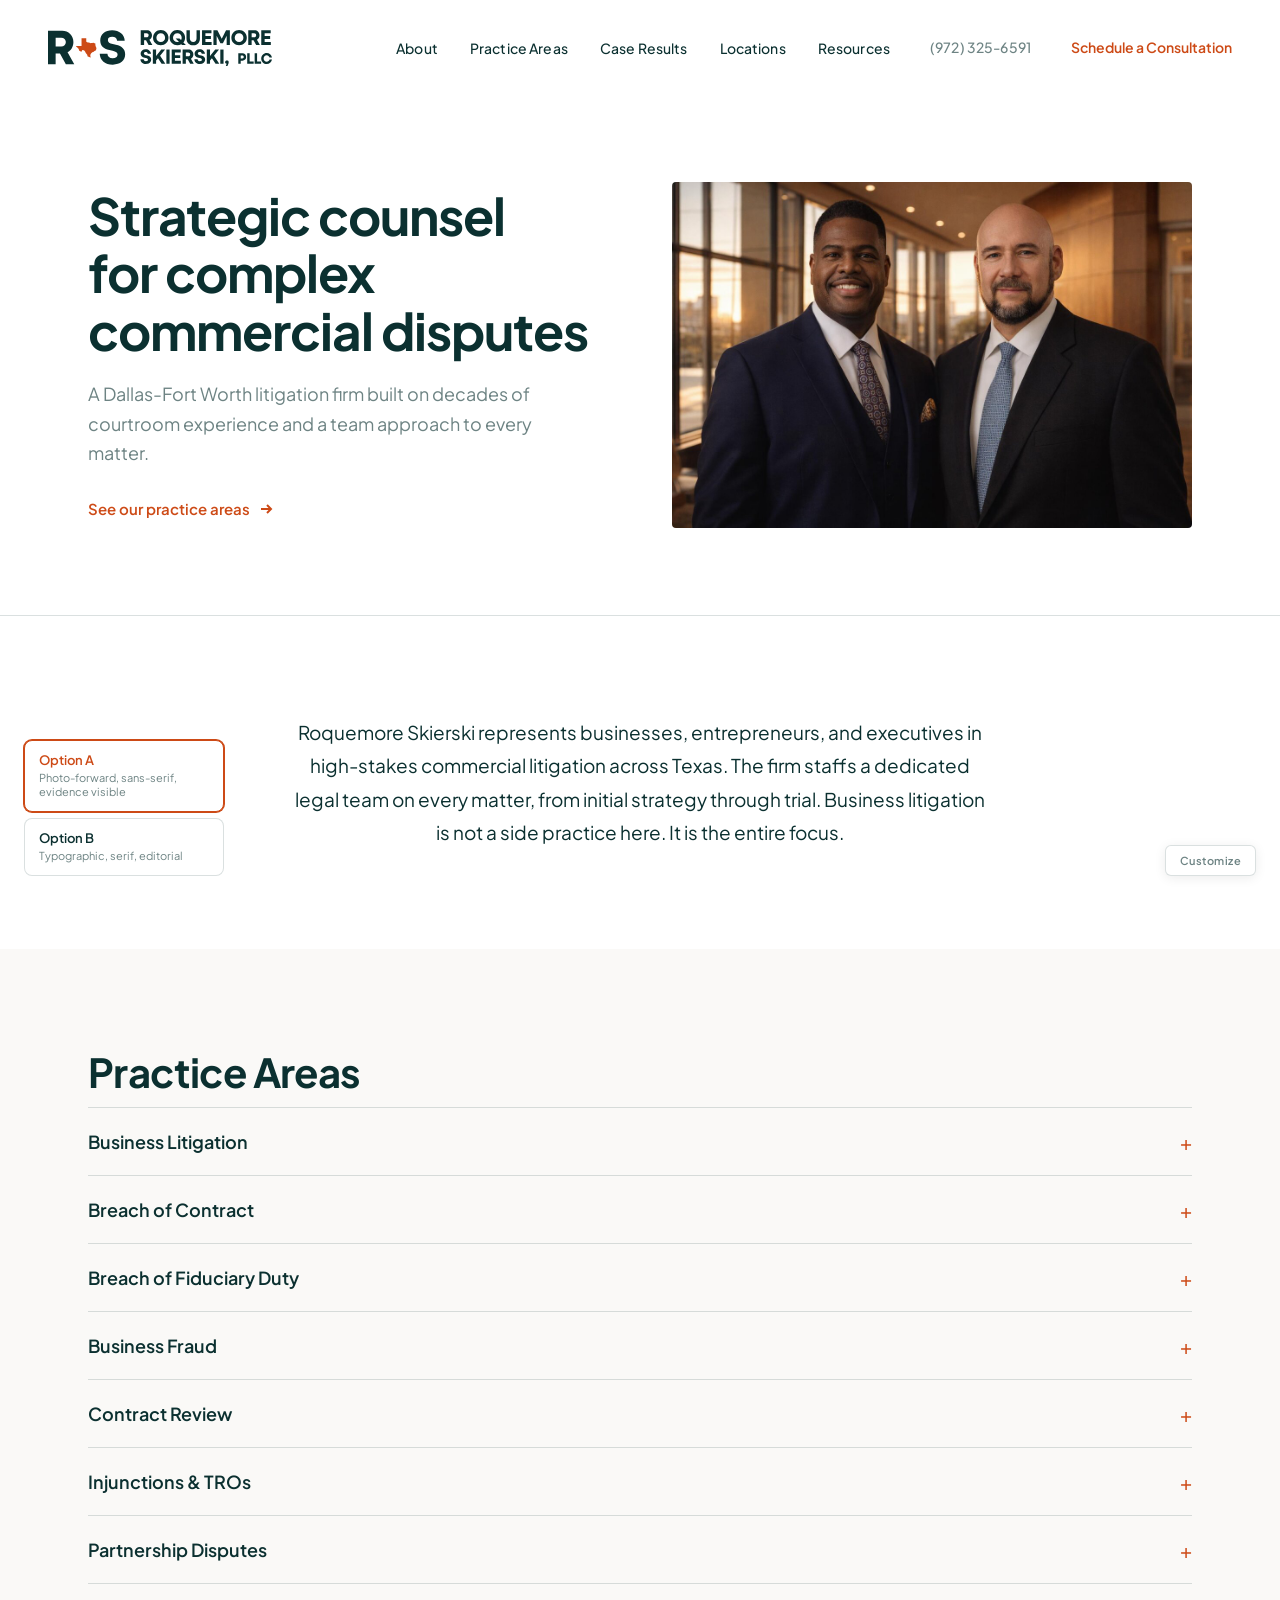
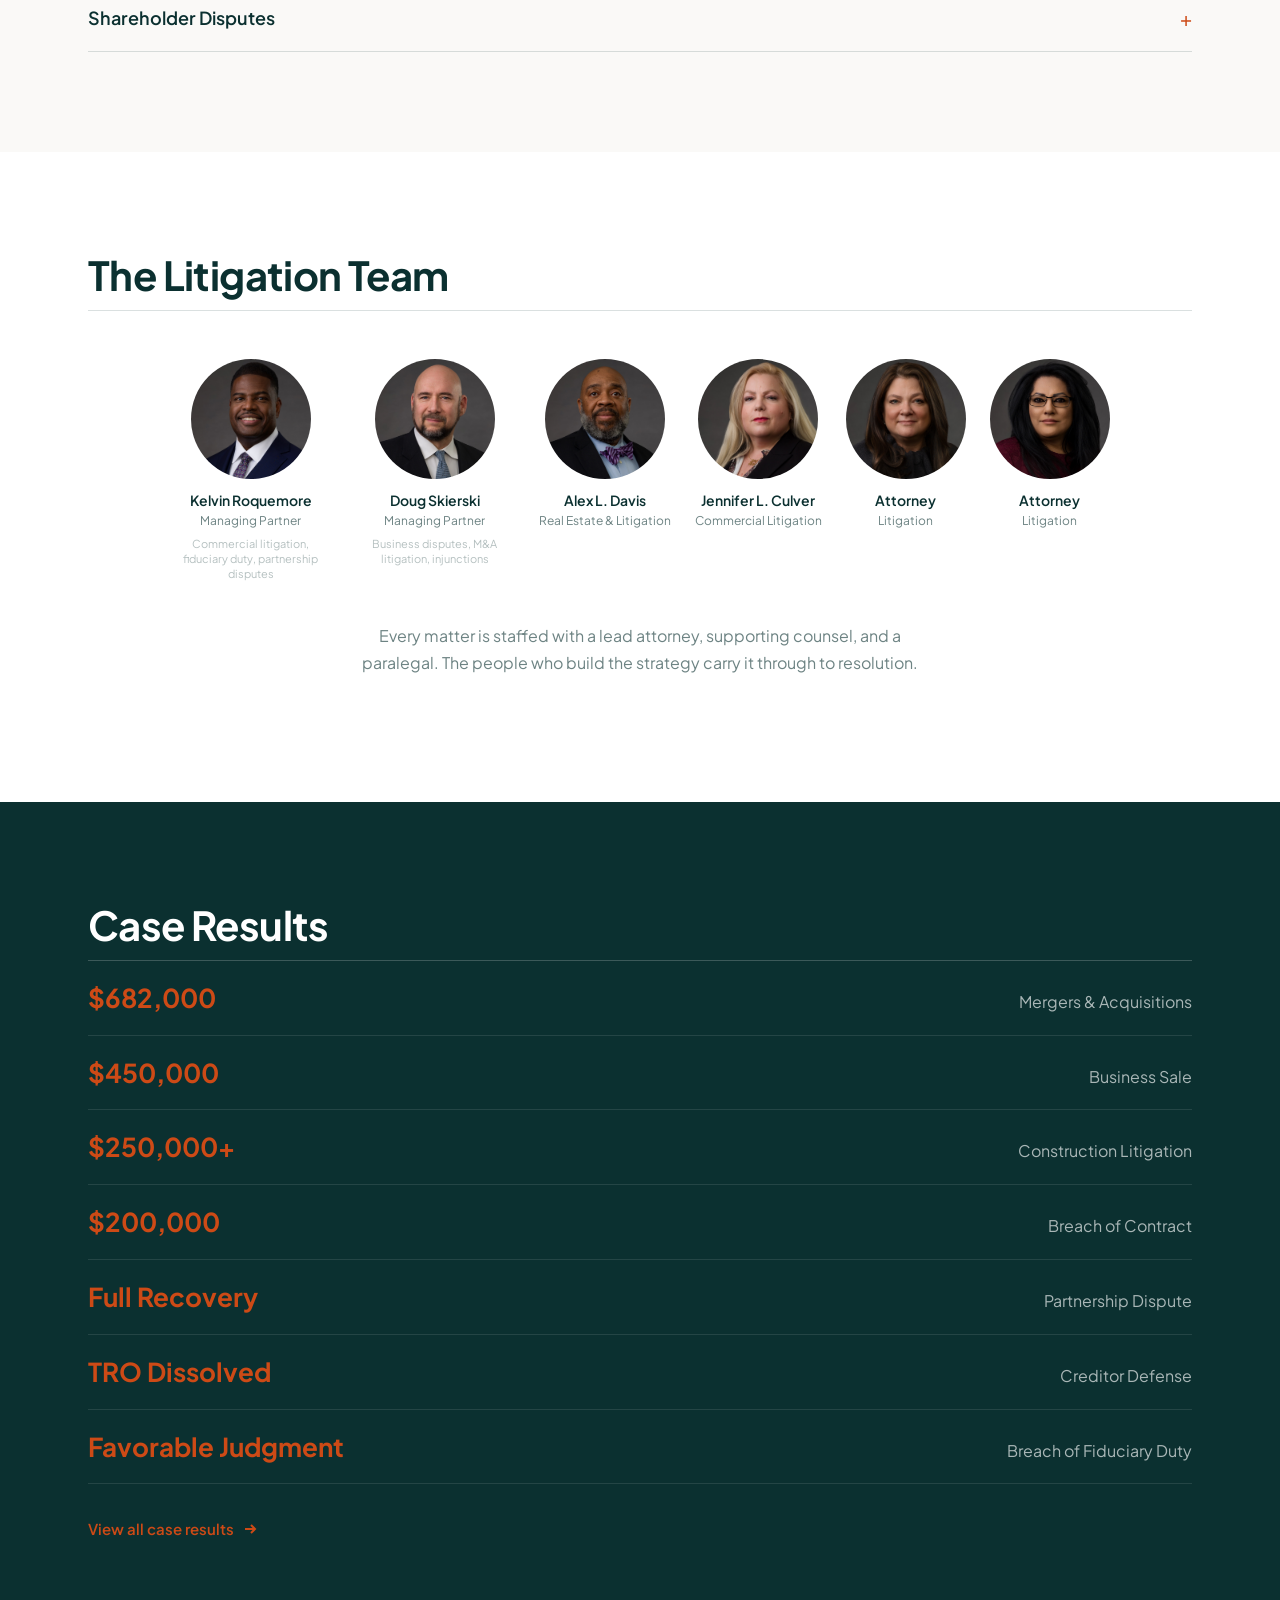
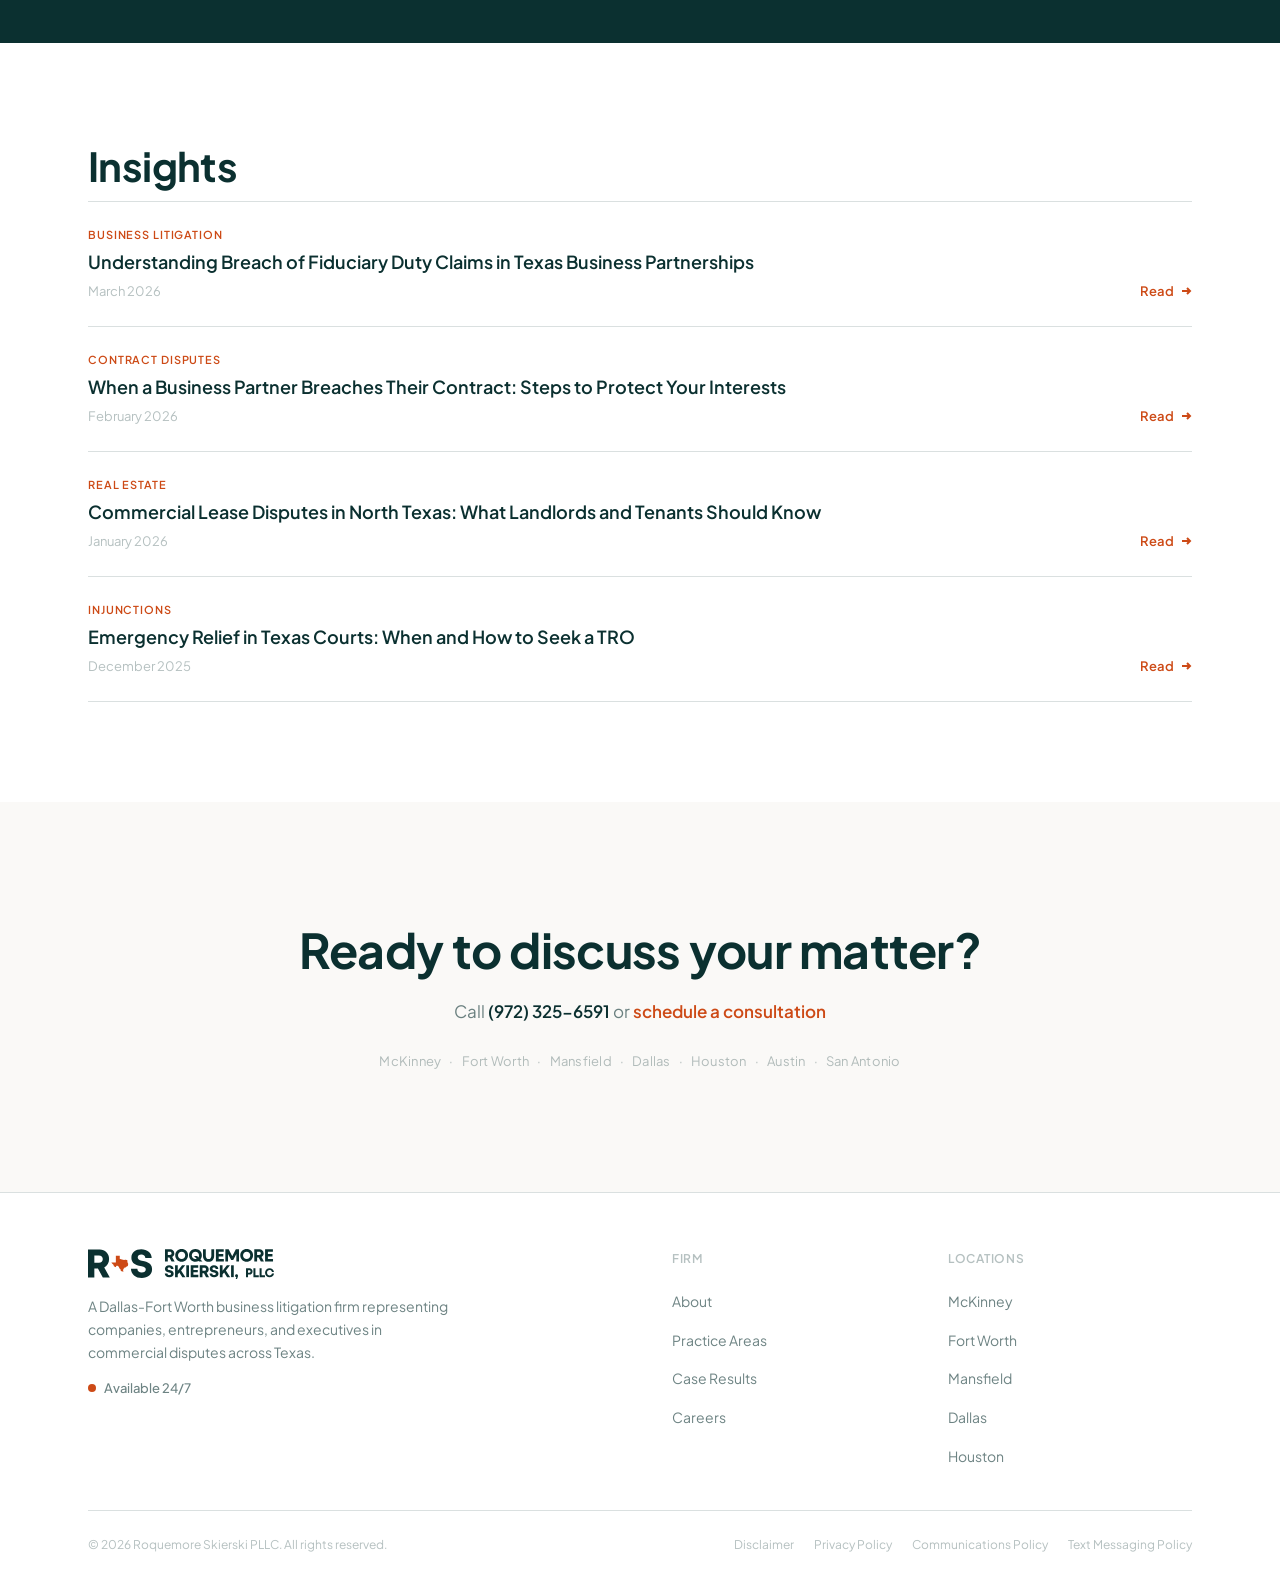
<file: index.html>
<!DOCTYPE html>
<html lang="en">
<head>
  <meta charset="UTF-8">
  <meta name="viewport" content="width=device-width, initial-scale=1.0">
  <title>Roquemore Skierski PLLC — Dallas Business Litigation</title>
  <link rel="icon" type="image/svg+xml" href="images/favicon.svg">
  <link rel="preconnect" href="https://fonts.googleapis.com">
  <link rel="preconnect" href="https://fonts.gstatic.com" crossorigin>
  <link href="https://fonts.googleapis.com/css2?family=Plus+Jakarta+Sans:wght@400;500;600;700&family=Source+Serif+4:opsz,wght@8..60,400;8..60,600;8..60,700&display=swap" rel="stylesheet">
  <style>
    /* ===========================================
       VARIABLES
       =========================================== */
    :root {
      --teal: #0B3030;
      --teal-90: rgba(11, 48, 48, 0.9);
      --teal-60: rgba(11, 48, 48, 0.6);
      --teal-30: rgba(11, 48, 48, 0.3);
      --teal-15: rgba(11, 48, 48, 0.15);
      --orange: #CD4A16;
      --orange-hover: #b5410f;
      --white: #FFFFFF;
      --off-white: #FAF9F7;
      --content-width: 1200px;
      --nav-height: 95px;
      --nav-height-scrolled: 70px;
      --font-sans: 'Plus Jakarta Sans', -apple-system, BlinkMacSystemFont, sans-serif;
      --font-serif: 'Source Serif 4', Georgia, serif;
      --font-heading: var(--font-sans);
      --ease-out: cubic-bezier(0.16, 1, 0.3, 1);
    }

    /* ===========================================
       RESET & BASE
       =========================================== */
    *, *::before, *::after { margin: 0; padding: 0; box-sizing: border-box; }
    html { scroll-behavior: smooth; -webkit-font-smoothing: antialiased; -moz-osx-font-smoothing: grayscale; }
    body {
      font-family: var(--font-sans);
      font-weight: 400;
      font-size: 17px;
      line-height: 1.7;
      color: var(--teal);
      background: var(--white);
      overflow-x: hidden;
    }
    ::selection { background: var(--orange); color: var(--white); }
    img { max-width: 100%; display: block; }
    a { text-decoration: none; color: inherit; }
    button { font-family: inherit; cursor: pointer; }

    /* ===========================================
       LAYOUT
       =========================================== */
    .container {
      max-width: var(--content-width);
      margin: 0 auto;
      padding: 0 48px;
    }

    /* ===========================================
       SECTION TOGGLE CONTROLS
       =========================================== */
    /* Designer picks panel — bottom left */
    .designer-picks {
      position: fixed;
      bottom: 24px;
      left: 24px;
      z-index: 10000;
      display: flex;
      flex-direction: column;
      gap: 8px;
      width: 200px;
    }
    .designer-picks-label {
      font-size: 10px;
      font-weight: 600;
      letter-spacing: 0.08em;
      text-transform: uppercase;
      color: var(--teal-30);
      padding-left: 2px;
    }
    .designer-picks-options {
      display: flex;
      flex-direction: column;
      gap: 6px;
    }
    .designer-pick {
      display: flex;
      flex-direction: column;
      gap: 2px;
      background: var(--white);
      border: 1.5px solid var(--teal-15);
      border-radius: 8px;
      padding: 12px 14px;
      cursor: pointer;
      transition: all 150ms ease;
      font-family: inherit;
      text-align: left;
    }
    .designer-pick:hover {
      border-color: var(--teal-30);
    }
    .designer-pick.active {
      border-color: var(--orange);
      box-shadow: 0 0 0 1px var(--orange);
    }
    .designer-pick-name {
      font-size: 13px;
      font-weight: 600;
      color: var(--teal);
      line-height: 1.2;
    }
    .designer-pick.active .designer-pick-name {
      color: var(--orange);
    }
    .designer-pick-desc {
      font-size: 11px;
      font-weight: 400;
      color: var(--teal-60);
      line-height: 1.3;
    }

    /* Preset tooltips */
    .designer-pick {
      position: relative;
    }
    .designer-pick-tooltip {
      display: none;
      position: absolute;
      left: calc(100% + 10px);
      top: 50%;
      transform: translateY(-50%);
      background: var(--teal);
      color: rgba(255,255,255,0.85);
      font-size: 12px;
      font-weight: 400;
      line-height: 1.5;
      padding: 10px 14px;
      border-radius: 6px;
      width: 240px;
      box-shadow: 0 4px 16px rgba(0,0,0,0.15);
      pointer-events: none;
    }
    .designer-pick-tooltip::before {
      content: '';
      position: absolute;
      right: 100%;
      top: 50%;
      transform: translateY(-50%);
      border: 5px solid transparent;
      border-right-color: var(--teal);
    }
    .designer-pick:hover .designer-pick-tooltip {
      display: block;
    }

    /* Customize panel — bottom right */
    .customize-panel {
      position: fixed;
      bottom: 24px;
      right: 24px;
      z-index: 10000;
    }
    .customize-toggle {
      font-size: 11px;
      font-weight: 600;
      letter-spacing: 0.04em;
      color: var(--teal-60);
      background: var(--white);
      border: 1px solid var(--teal-15);
      border-radius: 6px;
      padding: 8px 14px;
      cursor: pointer;
      box-shadow: 0 2px 12px rgba(0,0,0,0.08);
      transition: all 150ms ease;
      display: flex;
      align-items: center;
      gap: 6px;
    }
    .customize-toggle:hover {
      border-color: var(--teal-30);
      color: var(--teal);
    }
    .customize-toggle .custom-indicator {
      display: none;
      width: 6px;
      height: 6px;
      border-radius: 50%;
      background: var(--orange);
    }
    .customize-panel.is-custom .customize-toggle .custom-indicator {
      display: block;
    }
    .customize-drawer {
      display: none;
      position: absolute;
      bottom: calc(100% + 8px);
      right: 0;
      max-height: min(70vh, 520px);
      overflow-y: auto;
      background: var(--white);
      border: 1px solid var(--teal-15);
      border-radius: 8px;
      padding: 16px;
      box-shadow: 0 4px 24px rgba(0,0,0,0.1);
      min-width: 180px;
    }
    .customize-panel.open .customize-drawer {
      display: block;
    }
    .customize-section + .customize-section {
      margin-top: 14px;
      padding-top: 14px;
      border-top: 1px solid var(--teal-15);
    }
    .customize-section-label {
      font-size: 10px;
      font-weight: 600;
      letter-spacing: 0.06em;
      text-transform: uppercase;
      color: var(--teal-30);
      margin-bottom: 8px;
    }
    .customize-options {
      display: flex;
      gap: 2px;
      background: rgba(11,48,48,0.06);
      border-radius: 5px;
      padding: 2px;
    }
    .customize-options button {
      font-size: 11px;
      font-weight: 500;
      color: var(--teal-60);
      background: none;
      border: none;
      border-radius: 4px;
      padding: 5px 10px;
      cursor: pointer;
      transition: all 150ms ease;
      flex: 1;
      text-align: center;
    }
    .customize-options button:hover {
      color: var(--teal);
    }
    .customize-options button.active {
      background: var(--white);
      color: var(--teal);
      box-shadow: 0 1px 3px rgba(0,0,0,0.08);
    }

    /* ===========================================
       A1. NAVIGATION
       =========================================== */
    .nav {
      position: fixed;
      top: 0;
      left: 0;
      right: 0;
      height: var(--nav-height);
      display: flex;
      align-items: center;
      justify-content: space-between;
      padding: 0 48px;
      z-index: 1000;
      background: var(--white);
      transition: height 200ms ease, box-shadow 200ms ease;
    }
    .nav.scrolled {
      height: var(--nav-height-scrolled);
      box-shadow: 0 1px 0 var(--teal-15);
    }
    .nav-logo img {
      height: 36px;
      width: auto;
      transition: height 200ms ease;
    }
    .nav-logo .logo-serif,
    .nav-logo .logo-sans { display: none; }
    .nav-logo .logo-default { display: block; }
    body.serif-headings .nav-logo .logo-default,
    body.serif-headings .nav-logo .logo-sans { display: none; }
    body.serif-headings .nav-logo .logo-serif { display: block; }
    body.sans-headings .nav-logo .logo-default,
    body.sans-headings .nav-logo .logo-serif { display: none; }
    body.sans-headings .nav-logo .logo-sans { display: block; }
    .nav.scrolled .nav-logo img { height: 30px; }
    .nav-right {
      display: flex;
      align-items: center;
      gap: 40px;
    }
    .nav-links {
      display: flex;
      align-items: center;
      gap: 32px;
      list-style: none;
    }
    .nav-links a {
      font-size: 14px;
      font-weight: 500;
      letter-spacing: 0.01em;
      color: var(--teal);
      transition: color 200ms ease;
      position: relative;
    }
    .nav-links a::after {
      content: '';
      position: absolute;
      bottom: -4px;
      left: 0;
      width: 0;
      height: 2px;
      background: var(--orange);
      transition: width 200ms ease;
    }
    .nav-links a:hover::after { width: 100%; }
    .nav-phone {
      font-size: 14px;
      font-weight: 500;
      color: var(--teal-60);
      letter-spacing: 0.01em;
    }
    .nav-cta {
      font-size: 14px;
      font-weight: 600;
      color: var(--orange);
      transition: all 200ms ease;
      white-space: nowrap;
    }
    .nav-cta:hover { color: var(--orange-hover); }

    /* CTA variant: outlined */
    body.cta-outlined .nav-cta {
      border: 1.5px solid var(--orange);
      border-radius: 4px;
      padding: 8px 18px;
    }
    body.cta-outlined .nav-cta:hover {
      background: rgba(205, 74, 22, 0.06);
    }

    /* CTA variant: filled */
    body.cta-filled .nav-cta {
      background: var(--orange);
      color: var(--white);
      border-radius: 4px;
      padding: 8px 18px;
    }
    body.cta-filled .nav-cta:hover {
      background: var(--orange-hover);
      color: var(--white);
    }
    .nav-hamburger {
      display: none;
      background: none;
      border: none;
      padding: 4px;
      color: var(--teal);
    }
    .nav-hamburger svg { width: 24px; height: 24px; }

    /* Mobile nav overlay */
    .mobile-nav {
      display: none;
      position: fixed;
      inset: 0;
      background: var(--white);
      z-index: 1001;
      flex-direction: column;
      align-items: center;
      justify-content: center;
      gap: 32px;
    }
    .mobile-nav.open { display: flex; }
    .mobile-nav a {
      font-size: 24px;
      font-weight: 600;
      color: var(--teal);
      transition: color 200ms ease;
    }
    .mobile-nav a:hover { color: var(--orange); }
    .mobile-nav-close {
      position: absolute;
      top: 24px;
      right: 24px;
      background: none;
      border: none;
      color: var(--teal);
      padding: 4px;
    }
    .mobile-nav-close svg { width: 28px; height: 28px; }
    .mobile-nav-cta {
      font-size: 16px;
      font-weight: 600;
      color: var(--orange);
      margin-top: 16px;
    }
    .mobile-nav-phone {
      font-size: 15px;
      color: var(--teal-60);
    }

    /* ===========================================
       A2. HERO
       =========================================== */
    .hero {
      padding-top: var(--nav-height);
      background: var(--white);
      overflow: hidden;
    }

    /* Founder hero variant */
    .hero-founder { position: relative; }
    .hero-founder .hero-inner {
      max-width: var(--content-width);
      margin: 0 auto;
      padding: 0 48px;
      display: grid;
      grid-template-columns: 1fr 1fr;
      gap: 64px;
      align-items: center;
      min-height: 520px;
      padding-top: 80px;
      padding-bottom: 80px;
    }
    .hero-text {
      max-width: 560px;
    }
    .hero-text > * {
      opacity: 0;
      transform: translateY(20px);
    }
    .hero-text.visible > * {
      animation: fadeUp 0.7s var(--ease-out) forwards;
    }
    .hero-text.visible > *:nth-child(1) { animation-delay: 0s; }
    .hero-text.visible > *:nth-child(2) { animation-delay: 0.1s; }
    .hero-text.visible > *:nth-child(3) { animation-delay: 0.2s; }
    @keyframes fadeUp {
      to { opacity: 1; transform: translateY(0); }
    }
    .hero h1 {
      font-family: var(--font-heading);
      font-size: clamp(36px, 4vw, 52px);
      font-weight: 700;
      line-height: 1.12;
      letter-spacing: -0.02em;
      color: var(--teal);
    }
    .hero-sub {
      font-size: 18px;
      line-height: 1.65;
      color: var(--teal-60);
      margin-top: 20px;
      max-width: 480px;
    }
    .hero-link {
      display: inline-flex;
      align-items: center;
      gap: 8px;
      margin-top: 28px;
      font-size: 15px;
      font-weight: 600;
      color: var(--orange);
      transition: gap 200ms ease;
    }
    .hero-link:hover { gap: 12px; }
    .hero-link svg { width: 16px; height: 16px; }
    .hero-photo {
      position: relative;
      border-radius: 4px;
      overflow: hidden;
    }
    .hero-photo img {
      width: 100%;
      height: 100%;
      object-fit: cover;
      aspect-ratio: 3 / 2;
    }

    /* City hero variant */
    .hero-city {
      display: none;
      position: relative;
      background: var(--teal);
    }
    .hero-city-bg {
      position: absolute;
      inset: 0;
      z-index: 0;
    }
    .hero-city-bg img {
      width: 100%;
      height: 100%;
      object-fit: cover;
      filter: saturate(0.4) brightness(0.35);
    }
    .hero-city-bg::after {
      content: '';
      position: absolute;
      inset: 0;
      background: linear-gradient(135deg, rgba(11, 48, 48, 0.75) 0%, rgba(11, 48, 48, 0.45) 60%, rgba(11, 48, 48, 0.65) 100%);
    }
    .hero-city .hero-inner {
      max-width: var(--content-width);
      margin: 0 auto;
      padding: 0 48px;
      position: relative;
      z-index: 1;
      min-height: 520px;
      display: flex;
      align-items: center;
      padding-top: 80px;
      padding-bottom: 80px;
    }
    .hero-city h1 { color: var(--white); }
    .hero-city .hero-sub { color: rgba(255,255,255,0.7); }

    /* Hero rule */
    .hero-rule {
      border: none;
      height: 1px;
      background: var(--teal-15);
      margin: 0;
    }

    /* ===========================================
       A3. FIRM POSITIONING
       =========================================== */
    .positioning {
      padding: 100px 48px;
      text-align: center;
    }
    .positioning-inner {
      max-width: 700px;
      margin: 0 auto;
    }
    .positioning p {
      font-size: 19px;
      line-height: 1.75;
      color: var(--teal);
    }

    /* ===========================================
       A4. PRACTICE AREAS
       =========================================== */
    .practice-areas {
      background: var(--off-white);
      padding: 100px 0;
    }
    .practice-areas h2 {
      font-family: var(--font-heading);
      font-size: clamp(28px, 3.5vw, 40px);
      font-weight: 700;
      line-height: 1.15;
      letter-spacing: -0.015em;
      color: var(--teal);
      margin-bottom: 12px;
    }
    .practice-areas-rule {
      border: none;
      height: 1px;
      background: var(--teal-15);
      margin-bottom: 0;
    }
    .accordion-list {
      list-style: none;
    }
    .accordion-item {
      border-bottom: 1px solid var(--teal-15);
    }
    .accordion-trigger {
      display: flex;
      align-items: center;
      justify-content: space-between;
      width: 100%;
      padding: 22px 0;
      background: none;
      border: none;
      text-align: left;
      font-family: var(--font-sans);
      font-size: 18px;
      font-weight: 600;
      color: var(--teal);
      transition: color 200ms ease;
    }
    .accordion-trigger:hover { color: var(--orange); }
    .accordion-icon {
      font-size: 20px;
      font-weight: 400;
      color: var(--orange);
      transition: transform 300ms ease;
      flex-shrink: 0;
      line-height: 1;
    }
    .accordion-trigger[aria-expanded="true"] .accordion-icon {
      transform: rotate(45deg);
    }
    .accordion-content {
      overflow: hidden;
      max-height: 0;
      transition: max-height 300ms cubic-bezier(0.25, 0.1, 0.25, 1);
    }
    .accordion-body {
      padding: 0 0 24px 0;
      opacity: 0;
      transition: opacity 250ms ease 50ms;
    }
    .accordion-trigger[aria-expanded="true"] + .accordion-content .accordion-body {
      opacity: 1;
    }
    .accordion-body p {
      font-size: 16px;
      line-height: 1.7;
      color: var(--teal-60);
      max-width: 600px;
      margin-bottom: 12px;
    }
    .accordion-link {
      display: inline-flex;
      align-items: center;
      gap: 6px;
      font-size: 14px;
      font-weight: 600;
      color: var(--orange);
      transition: gap 200ms ease;
    }
    .accordion-link:hover { gap: 10px; }
    .accordion-link svg { width: 14px; height: 14px; }

    /* ===========================================
       A5. TEAM
       =========================================== */
    .team {
      padding: 100px 0;
    }
    .team h2 {
      font-family: var(--font-heading);
      font-size: clamp(28px, 3.5vw, 40px);
      font-weight: 700;
      line-height: 1.15;
      letter-spacing: -0.015em;
      color: var(--teal);
      margin-bottom: 12px;
    }
    .team-rule {
      border: none;
      height: 1px;
      background: var(--teal-15);
      margin-bottom: 48px;
    }
    .team-grid {
      display: flex;
      align-items: flex-start;
      gap: 24px;
      justify-content: center;
    }
    .team-member {
      display: flex;
      flex-direction: column;
      align-items: center;
      text-align: center;
      cursor: pointer;
      transition: opacity 200ms ease;
      flex-shrink: 0;
    }
    .team-grid.has-active .team-member:not(.active) {
      opacity: 0.55;
    }
    .team-member-photo {
      width: 120px;
      height: 120px;
      border-radius: 50%;
      overflow: hidden;
      margin-bottom: 12px;
      transition: transform 200ms ease, box-shadow 200ms ease;
    }
    .team-member.active .team-member-photo {
      transform: scale(1.05);
      box-shadow: 0 0 0 3px var(--orange);
    }
    .team-member-photo img {
      width: 100%;
      height: 100%;
      object-fit: cover;
      object-position: center 20%;
    }
    .team-member-name {
      font-size: 14px;
      font-weight: 600;
      color: var(--teal);
      line-height: 1.3;
    }
    .team-member-title {
      font-size: 12px;
      font-weight: 400;
      color: var(--teal-60);
      margin-top: 2px;
    }
    .team-member-focus {
      font-size: 11px;
      font-weight: 400;
      color: var(--teal-30);
      margin-top: 4px;
      max-width: 160px;
      line-height: 1.4;
    }
    .team-detail {
      margin-top: 40px;
      min-height: 80px;
      text-align: center;
    }
    .team-detail-content {
      max-width: 600px;
      margin: 0 auto;
      transition: opacity 200ms ease;
    }
    .team-detail-content p {
      font-size: 16px;
      line-height: 1.7;
      color: var(--teal-60);
    }
    .team-profile-link {
      display: inline-flex;
      align-items: center;
      gap: 6px;
      font-size: 14px;
      font-weight: 600;
      color: var(--orange);
      margin-top: 12px;
      transition: gap 200ms ease;
    }
    .team-profile-link:hover { gap: 10px; }
    .team-profile-link svg { width: 14px; height: 14px; }

    /* ===========================================
       A6. CASE RESULTS
       =========================================== */
    .case-results {
      background: var(--teal);
      padding: 100px 0;
    }
    .case-results h2 {
      font-family: var(--font-heading);
      font-size: clamp(28px, 3.5vw, 40px);
      font-weight: 700;
      line-height: 1.15;
      letter-spacing: -0.015em;
      color: var(--white);
      margin-bottom: 12px;
    }
    .case-results-rule {
      border: none;
      height: 1px;
      background: rgba(255,255,255,0.2);
      margin-bottom: 0;
    }
    .results-list {
      list-style: none;
    }
    .result-row {
      display: flex;
      align-items: baseline;
      justify-content: space-between;
      padding: 20px 0;
      border-bottom: 1px solid rgba(255,255,255,0.1);
      transition: background 200ms ease;
      gap: 24px;
    }
    .result-row:hover {
      background: rgba(255,255,255,0.04);
      padding-left: 12px;
      padding-right: 12px;
      margin-left: -12px;
      margin-right: -12px;
    }
    .result-outcome {
      font-size: clamp(20px, 2.5vw, 26px);
      font-weight: 700;
      color: var(--orange);
      white-space: nowrap;
      line-height: 1.3;
    }
    .result-category {
      font-size: 16px;
      font-weight: 400;
      color: rgba(255,255,255,0.65);
      text-align: right;
      line-height: 1.5;
    }
    .results-link {
      display: inline-flex;
      align-items: center;
      gap: 8px;
      font-size: 15px;
      font-weight: 600;
      color: var(--orange);
      margin-top: 32px;
      transition: gap 200ms ease;
    }
    .results-link:hover { gap: 12px; }
    .results-link svg { width: 16px; height: 16px; }

    /* ===========================================
       A7. INSIGHTS
       =========================================== */
    .insights {
      padding: 100px 0;
    }
    .insights h2 {
      font-family: var(--font-heading);
      font-size: clamp(28px, 3.5vw, 40px);
      font-weight: 700;
      line-height: 1.15;
      letter-spacing: -0.015em;
      color: var(--teal);
      margin-bottom: 12px;
    }
    .insights-rule {
      border: none;
      height: 1px;
      background: var(--teal-15);
      margin-bottom: 0;
    }
    .insights-list {
      list-style: none;
    }
    .insight-row {
      padding: 24px 0;
      border-bottom: 1px solid var(--teal-15);
      transition: padding-left 200ms ease;
    }
    .insight-row:hover { padding-left: 8px; }
    .insight-category {
      font-size: 11px;
      font-weight: 600;
      letter-spacing: 0.08em;
      text-transform: uppercase;
      color: var(--orange);
      margin-bottom: 4px;
    }
    .insight-title {
      font-size: 18px;
      font-weight: 600;
      color: var(--teal);
      line-height: 1.4;
      transition: color 200ms ease;
      display: block;
    }
    .insight-row:hover .insight-title { color: var(--orange); }
    .insight-meta {
      display: flex;
      align-items: center;
      justify-content: space-between;
      margin-top: 6px;
    }
    .insight-date {
      font-size: 13px;
      color: var(--teal-30);
    }
    .insight-link {
      display: inline-flex;
      align-items: center;
      gap: 6px;
      font-size: 13px;
      font-weight: 600;
      color: var(--orange);
      transition: gap 200ms ease;
    }
    .insight-link:hover { gap: 10px; }
    .insight-link svg { width: 12px; height: 12px; }

    /* ===========================================
       A8. FOOTER CTA
       =========================================== */
    .footer-cta {
      background: var(--off-white);
      padding: 120px 48px;
      text-align: center;
    }
    .footer-cta h2 {
      font-family: var(--font-heading);
      font-size: clamp(32px, 4vw, 48px);
      font-weight: 700;
      line-height: 1.15;
      letter-spacing: -0.015em;
      color: var(--teal);
      margin-bottom: 20px;
    }
    .footer-cta-contact {
      font-size: 17px;
      color: var(--teal-60);
      line-height: 1.7;
    }
    .footer-cta-contact a.phone {
      font-weight: 600;
      color: var(--teal);
    }
    .footer-cta-contact a.cta-link {
      font-weight: 600;
      color: var(--orange);
      transition: color 200ms ease;
    }
    .footer-cta-contact a.cta-link:hover { color: var(--orange-hover); }
    .footer-cta-locations {
      margin-top: 24px;
      font-size: 13px;
      color: var(--teal-30);
      letter-spacing: 0.02em;
    }
    .footer-cta-locations span { margin: 0 8px; }

    /* ===========================================
       A9. FOOTER
       =========================================== */
    .site-footer {
      border-top: 1px solid var(--teal-15);
      padding: 56px 0 40px;
    }
    .footer-top {
      display: grid;
      grid-template-columns: 1fr 1fr;
      gap: 64px;
      margin-bottom: 40px;
    }
    .footer-brand img {
      height: 30px;
      margin-bottom: 16px;
    }
    .footer-brand .logo-serif,
    .footer-brand .logo-sans { display: none; }
    .footer-brand .logo-default { display: block; }
    body.serif-headings .footer-brand .logo-default,
    body.serif-headings .footer-brand .logo-sans { display: none; }
    body.serif-headings .footer-brand .logo-serif { display: block; }
    body.sans-headings .footer-brand .logo-default,
    body.sans-headings .footer-brand .logo-serif { display: none; }
    body.sans-headings .footer-brand .logo-sans { display: block; }
    .footer-brand p {
      font-size: 14px;
      line-height: 1.65;
      color: var(--teal-60);
      max-width: 360px;
    }
    .footer-available {
      display: flex;
      align-items: center;
      gap: 8px;
      margin-top: 12px;
      font-size: 13px;
      font-weight: 500;
      color: var(--teal-60);
    }
    .footer-available-dot {
      width: 8px;
      height: 8px;
      border-radius: 50%;
      background: var(--orange);
    }
    .footer-nav {
      display: grid;
      grid-template-columns: 1fr 1fr;
      gap: 32px;
    }
    .footer-nav h4 {
      font-size: 12px;
      font-weight: 600;
      letter-spacing: 0.06em;
      text-transform: uppercase;
      color: var(--teal-30);
      margin-bottom: 16px;
    }
    .footer-nav ul {
      list-style: none;
      display: flex;
      flex-direction: column;
      gap: 10px;
    }
    .footer-nav a {
      font-size: 14px;
      color: var(--teal-60);
      transition: color 200ms ease;
    }
    .footer-nav a:hover { color: var(--orange); }
    .footer-bottom {
      border-top: 1px solid var(--teal-15);
      padding-top: 24px;
      display: flex;
      align-items: center;
      justify-content: space-between;
      flex-wrap: wrap;
      gap: 16px;
    }
    .footer-copyright {
      font-size: 12px;
      color: var(--teal-30);
    }
    .footer-legal {
      display: flex;
      gap: 20px;
    }
    .footer-legal a {
      font-size: 12px;
      color: var(--teal-30);
      transition: color 200ms ease;
    }
    .footer-legal a:hover { color: var(--teal-60); }

    /* ===========================================
       SCROLL REVEAL
       =========================================== */
    .reveal {
      opacity: 0;
      transform: translateY(16px);
      transition: opacity 600ms var(--ease-out), transform 600ms var(--ease-out);
    }
    .reveal.visible {
      opacity: 1;
      transform: translateY(0);
    }
    .reveal[data-delay="1"] { transition-delay: 80ms; }
    .reveal[data-delay="2"] { transition-delay: 160ms; }
    .reveal[data-delay="3"] { transition-delay: 240ms; }
    .reveal[data-delay="4"] { transition-delay: 320ms; }
    .reveal[data-delay="5"] { transition-delay: 400ms; }
    .reveal[data-delay="6"] { transition-delay: 480ms; }
    .reveal[data-delay="7"] { transition-delay: 560ms; }

    /* ===========================================
       SERIF VARIANT
       =========================================== */
    body.serif-headings .hero h1,
    body.serif-headings .practice-areas h2,
    body.serif-headings .team h2,
    body.serif-headings .case-results h2,
    body.serif-headings .insights h2,
    body.serif-headings .footer-cta h2 {
      font-family: var(--font-serif);
      letter-spacing: -0.01em;
    }

    /* ===========================================
       DARK HERO VARIANT
       =========================================== */
    body.dark-hero .hero {
      background: var(--teal);
    }
    body.dark-hero .hero h1 { color: var(--white); }
    body.dark-hero .hero-sub { color: rgba(255,255,255,0.7); }
    body.dark-hero .hero-city-bg img {
      filter: none;
      opacity: 0.35;
    }
    body.dark-hero .hero-city-bg::after { display: none; }
    body.dark-hero .hero-rule { background: rgba(255,255,255,0.15); }

    /* ===========================================
       PRACTICE AREAS: LIST VARIANT
       =========================================== */
    .practice-list {
      display: none;
      list-style: none;
    }
    body.practice-list-mode .accordion-list { display: none; }
    body.practice-list-mode .practice-list { display: block; }
    .practice-list-item {
      border-bottom: 1px solid var(--teal-15);
    }
    .practice-list-link {
      display: flex;
      align-items: center;
      justify-content: space-between;
      padding: 20px 0;
      font-size: 18px;
      font-weight: 500;
      color: var(--teal);
      transition: color 200ms ease;
    }
    .practice-list-link:hover { color: var(--orange); }
    .practice-list-link svg {
      width: 14px;
      height: 14px;
      color: var(--teal-30);
      transition: transform 200ms ease;
      flex-shrink: 0;
    }
    .practice-list-link:hover svg {
      transform: translateX(4px);
      color: var(--orange);
    }

    /* ===========================================
       TEAM: TYPOGRAPHIC VARIANT
       =========================================== */
    .team-typographic {
      display: none;
      list-style: none;
    }
    body.team-typographic-mode .team-grid,
    body.team-typographic-mode .team-detail { display: none; }
    body.team-typographic-mode .team-typographic { display: block; }
    .team-typo-member {
      padding: 32px 0;
      border-bottom: 1px solid var(--teal-15);
    }
    .team-typo-header {
      display: flex;
      align-items: baseline;
      gap: 12px;
    }
    .team-typo-name {
      font-size: 20px;
      font-weight: 700;
      color: var(--teal);
      transition: color 200ms ease;
    }
    .team-typo-member:hover .team-typo-name { color: var(--orange); }
    .team-typo-role {
      font-size: 14px;
      font-weight: 500;
      color: var(--teal-60);
    }
    .team-typo-rule {
      width: 32px;
      height: 2px;
      background: var(--orange);
      margin: 14px 0;
      border: none;
    }
    .team-typo-desc {
      font-size: 15px;
      line-height: 1.7;
      color: var(--teal-60);
      max-width: 560px;
    }
    .team-typo-link {
      display: inline-flex;
      align-items: center;
      gap: 6px;
      font-size: 14px;
      font-weight: 600;
      color: var(--orange);
      margin-top: 12px;
      transition: gap 200ms ease;
    }
    .team-typo-link:hover { gap: 10px; }
    .team-typo-link svg { width: 14px; height: 14px; }

    /* ===========================================
       TEAM: EDITORIAL VARIANT
       =========================================== */
    .team-editorial {
      display: none;
      list-style: none;
    }
    body.team-editorial-mode .team-grid,
    body.team-editorial-mode .team-detail { display: none; }
    body.team-editorial-mode .team-editorial { display: block; }
    .team-editorial-row {
      display: flex;
      align-items: center;
      gap: 16px;
      padding: 18px 0;
      border-bottom: 1px solid var(--teal-15);
      transition: padding-left 200ms ease;
    }
    .team-editorial-row:hover { padding-left: 8px; }
    .team-editorial-photo {
      width: 48px;
      height: 48px;
      border-radius: 50%;
      overflow: hidden;
      flex-shrink: 0;
    }
    .team-editorial-photo img {
      width: 100%;
      height: 100%;
      object-fit: cover;
      object-position: center 20%;
    }
    .team-editorial-info {
      display: flex;
      align-items: baseline;
      gap: 8px;
      flex-wrap: wrap;
    }
    .team-editorial-name {
      font-size: 16px;
      font-weight: 600;
      color: var(--teal);
      transition: color 200ms ease;
    }
    .team-editorial-row:hover .team-editorial-name { color: var(--orange); }
    .team-editorial-sep {
      color: var(--teal-15);
      font-size: 14px;
    }
    .team-editorial-title {
      font-size: 14px;
      color: var(--teal-60);
    }
    .team-editorial-focus {
      font-size: 13px;
      color: var(--teal-30);
    }

    /* ===========================================
       CASE RESULTS: REVEAL VARIANT
       =========================================== */
    .results-list-reveal {
      display: none;
      list-style: none;
    }
    body.cases-reveal .results-list { display: none; }
    body.cases-reveal .results-link { display: none; }
    body.cases-reveal .results-list-reveal { display: block; }
    .result-reveal-row {
      border-bottom: 1px solid rgba(255,255,255,0.1);
    }
    .result-reveal-trigger {
      display: flex;
      align-items: center;
      justify-content: space-between;
      width: 100%;
      padding: 20px 0;
      background: none;
      border: none;
      font-family: var(--font-sans);
      font-size: 16px;
      font-weight: 400;
      color: rgba(255,255,255,0.6);
      cursor: pointer;
      transition: color 200ms ease;
    }
    .result-reveal-trigger:hover { color: rgba(255,255,255,0.9); }
    .result-reveal-trigger[aria-expanded="true"] { color: rgba(255,255,255,0.9); }
    .result-reveal-icon {
      font-size: 18px;
      color: var(--orange);
      transition: transform 300ms ease;
      line-height: 1;
    }
    .result-reveal-trigger[aria-expanded="true"] .result-reveal-icon {
      transform: rotate(45deg);
    }
    .result-reveal-content {
      overflow: hidden;
      max-height: 0;
      transition: max-height 300ms ease;
    }
    .result-reveal-body {
      padding: 0 0 20px 0;
    }
    .result-reveal-figure {
      font-size: 22px;
      font-weight: 700;
      color: var(--orange);
    }
    .results-list-reveal .results-link {
      display: inline-flex;
    }

    /* ===========================================
       CASE RESULTS: DETAILED VARIANT
       =========================================== */
    .result-desc {
      display: none;
      width: 100%;
      font-size: 14px;
      line-height: 1.6;
      color: rgba(255,255,255,0.4);
      margin-top: 6px;
    }
    body.cases-detailed .result-desc { display: block; }
    body.cases-detailed .result-row {
      flex-wrap: wrap;
      padding: 24px 0;
    }

    /* ===========================================
       INSIGHTS: FEATURED VARIANT
       =========================================== */
    .insight-excerpt {
      display: none;
      font-size: 16px;
      line-height: 1.7;
      color: var(--teal-60);
      margin-top: 8px;
      max-width: 640px;
    }
    body.insights-featured .insights-list .insight-row:first-child {
      padding: 32px 0;
      border-bottom-width: 2px;
      border-bottom-color: var(--teal-30);
    }
    body.insights-featured .insights-list .insight-row:first-child .insight-title {
      font-size: 22px;
      font-weight: 700;
      line-height: 1.3;
      font-family: var(--font-heading);
    }
    body.insights-featured .insights-list .insight-row:first-child .insight-excerpt {
      display: block;
    }
    body.insights-featured .insights-list .insight-row:not(:first-child) {
      padding: 16px 0;
    }
    body.insights-featured .insights-list .insight-row:not(:first-child) .insight-title {
      font-size: 16px;
    }

    /* ===========================================
       FOOTER CTA: BUTTON VARIANT
       =========================================== */
    .footer-cta-btn {
      display: none;
      background: var(--orange);
      color: var(--white);
      font-size: 16px;
      font-weight: 600;
      border-radius: 4px;
      padding: 14px 32px;
      margin-top: 20px;
      transition: background 200ms ease;
    }
    .footer-cta-btn:hover { background: var(--orange-hover); }
    body.footercta-button .footer-cta-or { display: none; }
    body.footercta-button .footer-cta-btn { display: inline-block; }

    /* ===========================================
       RESPONSIVE
       =========================================== */
    @media (max-width: 1024px) {
      .nav-links { display: none; }
      .nav-phone { display: none; }
      .nav-cta { display: none; }
      .nav-hamburger { display: block; }
      .designer-picks { width: 160px; }
      .designer-pick { padding: 10px 12px; }
      .designer-pick-name { font-size: 12px; }
    }

    @media (max-width: 768px) {
      .container { padding: 0 24px; }
      .nav { padding: 0 24px; }

      .hero-founder .hero-inner {
        grid-template-columns: 1fr;
        gap: 40px;
        padding-top: 48px;
        padding-bottom: 48px;
        min-height: auto;
        padding-left: 24px;
        padding-right: 24px;
      }
      .hero-city .hero-inner {
        padding-left: 24px;
        padding-right: 24px;
        min-height: 400px;
      }
      .hero-photo { order: -1; }

      .positioning { padding: 64px 24px; }

      .practice-areas { padding: 64px 0; }
      .practice-areas .container { padding: 0 24px; }

      .team { padding: 64px 0; }
      .team .container { padding: 0 24px; }
      .team-grid {
        flex-wrap: wrap;
        gap: 20px;
      }
      .team-member-photo { width: 80px; height: 80px; }

      .case-results { padding: 64px 0; }
      .case-results .container { padding: 0 24px; }
      .result-row { flex-direction: column; gap: 4px; }
      .result-category { text-align: left; }

      .insights { padding: 64px 0; }
      .insights .container { padding: 0 24px; }

      .team-editorial-info { flex-direction: column; gap: 2px; }
      .team-editorial-sep { display: none; }
      .team-typo-header { flex-direction: column; gap: 2px; }

      .footer-cta { padding: 64px 24px; }
      .footer-cta-locations span { display: none; }
      .footer-cta-locations { line-height: 2; }

      .site-footer .container { padding: 0 24px; }
      .footer-top { grid-template-columns: 1fr; gap: 40px; }
      .footer-bottom { flex-direction: column; align-items: flex-start; }
    }
  </style>
</head>
<body>

  <!-- Designer's Selections — top left -->
  <div class="designer-picks" id="designer-picks">
    <div class="designer-picks-options" id="preset-toggles">
      <button class="designer-pick active" data-preset="a">
        <span class="designer-pick-name">Option A</span>
        <span class="designer-pick-desc">Photo-forward, sans-serif, evidence visible</span>
        <span class="designer-pick-tooltip">Here are the people who will handle your matter, here's what they've achieved, explore at your pace.</span>
      </button>
      <button class="designer-pick" data-preset="b">
        <span class="designer-pick-name">Option B</span>
        <span class="designer-pick-desc">Typographic, serif, editorial</span>
        <span class="designer-pick-tooltip">Read our work, judge our depth, decide when you're ready.</span>
      </button>
    </div>
  </div>

  <!-- Customize — bottom right -->
  <div class="customize-panel" id="customize-panel">
    <div class="customize-drawer">
      <div class="customize-section">
        <div class="customize-section-label">Headings</div>
        <div class="customize-options" id="font-toggles">
          <button class="active" data-font="sans">Sans-serif</button>
          <button data-font="serif">Serif</button>
        </div>
      </div>
      <div class="customize-section">
        <div class="customize-section-label">Nav CTA</div>
        <div class="customize-options" id="cta-toggles">
          <button class="active" data-cta="text">Text</button>
          <button data-cta="outlined">Outlined</button>
          <button data-cta="filled">Filled</button>
        </div>
      </div>
      <div class="customize-section">
        <div class="customize-section-label">Hero</div>
        <div class="customize-options" id="hero-toggles">
          <button class="active" data-hero="founders">Founders</button>
          <button data-hero="dark">Dark</button>
          <button data-hero="city">City</button>
        </div>
      </div>
      <div class="customize-section">
        <div class="customize-section-label">Practice Areas</div>
        <div class="customize-options" id="practice-toggles">
          <button class="active" data-practice="accordion">Accordion</button>
          <button data-practice="list">List</button>
        </div>
      </div>
      <div class="customize-section">
        <div class="customize-section-label">Team</div>
        <div class="customize-options" id="team-toggles">
          <button class="active" data-team="photos">Photos</button>
          <button data-team="typographic">Typographic</button>
          <button data-team="editorial">Editorial</button>
        </div>
      </div>
      <div class="customize-section">
        <div class="customize-section-label">Case Results</div>
        <div class="customize-options" id="cases-toggles">
          <button class="active" data-cases="ledger">Ledger</button>
          <button data-cases="reveal">Reveal</button>
          <button data-cases="detailed">Detailed</button>
        </div>
      </div>
      <div class="customize-section">
        <div class="customize-section-label">Insights</div>
        <div class="customize-options" id="insights-toggles">
          <button class="active" data-insights="uniform">Uniform</button>
          <button data-insights="featured">Featured</button>
        </div>
      </div>
      <div class="customize-section">
        <div class="customize-section-label">Footer CTA</div>
        <div class="customize-options" id="footercta-toggles">
          <button class="active" data-footercta="text">Text</button>
          <button data-footercta="button">Button</button>
        </div>
      </div>
    </div>
    <button class="customize-toggle" id="customize-toggle">
      <span class="custom-indicator"></span>
      Customize
    </button>
  </div>

  <!-- A1. Navigation -->
  <nav class="nav" id="nav">
    <a href="#" class="nav-logo">
      <img class="logo-default" src="images/logo.png" alt="Roquemore Skierski PLLC">
      <img class="logo-serif" src="images/serif_logo.svg" alt="Roquemore Skierski PLLC">
      <img class="logo-sans" src="images/sans_serif_logo.svg" alt="Roquemore Skierski PLLC">
    </a>
    <div class="nav-right">
      <ul class="nav-links">
        <li><a href="#">About</a></li>
        <li><a href="#">Practice Areas</a></li>
        <li><a href="#">Case Results</a></li>
        <li><a href="#">Locations</a></li>
        <li><a href="#">Resources</a></li>
      </ul>
      <a href="tel:9723256591" class="nav-phone">(972) 325-6591</a>
      <a href="#contact" class="nav-cta">Schedule a Consultation</a>
      <button class="nav-hamburger" id="nav-open" aria-label="Open menu">
        <svg viewBox="0 0 24 24" fill="none" stroke="currentColor" stroke-width="2"><line x1="3" y1="6" x2="21" y2="6"/><line x1="3" y1="12" x2="21" y2="12"/><line x1="3" y1="18" x2="21" y2="18"/></svg>
      </button>
    </div>
  </nav>

  <!-- Mobile nav overlay -->
  <div class="mobile-nav" id="mobile-nav">
    <button class="mobile-nav-close" id="nav-close" aria-label="Close menu">
      <svg viewBox="0 0 24 24" fill="none" stroke="currentColor" stroke-width="2"><line x1="4" y1="4" x2="20" y2="20"/><line x1="20" y1="4" x2="4" y2="20"/></svg>
    </button>
    <a href="#">About</a>
    <a href="#">Practice Areas</a>
    <a href="#">Case Results</a>
    <a href="#">Locations</a>
    <a href="#">Resources</a>
    <a href="tel:9723256591" class="mobile-nav-phone">(972) 325-6591</a>
    <a href="#contact" class="mobile-nav-cta">Schedule a Consultation</a>
  </div>

  <!-- A2. Hero (Founder variant - default) -->
  <section class="hero hero-founder" id="hero-founder">
    <div class="hero-inner">
      <div class="hero-text" id="hero-text-founder">
        <h1>Strategic counsel for&nbsp;complex commercial disputes</h1>
        <p class="hero-sub">A Dallas-Fort Worth litigation firm built on decades of courtroom experience and a team approach to every matter.</p>
        <a href="#practice-areas" class="hero-link">
          See our practice areas
          <svg viewBox="0 0 16 16" fill="none" stroke="currentColor" stroke-width="2"><path d="M3 8h10M9 4l4 4-4 4"/></svg>
        </a>
      </div>
      <div class="hero-photo">
        <img src="images/hero-founders.jpg" alt="Kelvin Roquemore and Doug Skierski, Managing Partners">
      </div>
    </div>
  </section>

  <!-- A2. Hero (City variant - hidden by default) -->
  <section class="hero hero-city" id="hero-city">
    <div class="hero-city-bg">
      <img src="images/hero-city.jpg" alt="">
    </div>
    <div class="hero-inner">
      <div class="hero-text" id="hero-text-city">
        <h1>Strategic counsel for&nbsp;complex commercial disputes</h1>
        <p class="hero-sub">A Dallas-Fort Worth litigation firm built on decades of courtroom experience and a team approach to every matter.</p>
        <a href="#practice-areas" class="hero-link" style="color: var(--orange);">
          See our practice areas
          <svg viewBox="0 0 16 16" fill="none" stroke="currentColor" stroke-width="2"><path d="M3 8h10M9 4l4 4-4 4"/></svg>
        </a>
      </div>
    </div>
  </section>

  <hr class="hero-rule">


  <!-- A3. Firm Positioning -->
  <section class="positioning">
    <div class="positioning-inner">
      <p class="reveal">Roquemore Skierski represents businesses, entrepreneurs, and executives in high-stakes commercial litigation across Texas. The firm staffs a dedicated legal team on every matter, from initial strategy through trial. Business litigation is not a side practice here. It is the entire focus.</p>
    </div>
  </section>

  <!-- A4. Practice Areas -->
  <section class="practice-areas" id="practice-areas">
    <div class="container">
      <h2 class="reveal">Practice Areas</h2>
      <hr class="practice-areas-rule reveal" data-delay="1">
      <ul class="accordion-list">
        <li class="accordion-item reveal" data-delay="1">
          <button class="accordion-trigger" aria-expanded="false">
            <span>Business Litigation</span>
            <span class="accordion-icon">+</span>
          </button>
          <div class="accordion-content">
            <div class="accordion-body">
              <p>When a business relationship breaks down and the stakes are significant, the response needs to be strategic, not reactive. The firm handles complex commercial disputes in state and federal courts across Texas, from breach of contract claims to multi-party business torts.</p>
              <a href="#" class="accordion-link">Learn more <svg viewBox="0 0 14 14" fill="none" stroke="currentColor" stroke-width="2"><path d="M2 7h10M8 3l4 4-4 4"/></svg></a>
            </div>
          </div>
        </li>
        <li class="accordion-item reveal" data-delay="2">
          <button class="accordion-trigger" aria-expanded="false">
            <span>Breach of Contract</span>
            <span class="accordion-icon">+</span>
          </button>
          <div class="accordion-content">
            <div class="accordion-body">
              <p>A vendor stops performing. A partner walks away from their obligations. A buyer defaults on a purchase agreement. Contract breaches put operations at risk and demand a clear legal strategy to recover what is owed and protect the business going forward.</p>
              <a href="#" class="accordion-link">Learn more <svg viewBox="0 0 14 14" fill="none" stroke="currentColor" stroke-width="2"><path d="M2 7h10M8 3l4 4-4 4"/></svg></a>
            </div>
          </div>
        </li>
        <li class="accordion-item reveal" data-delay="3">
          <button class="accordion-trigger" aria-expanded="false">
            <span>Breach of Fiduciary Duty</span>
            <span class="accordion-icon">+</span>
          </button>
          <div class="accordion-content">
            <div class="accordion-body">
              <p>Partners, officers, and advisors owe legal duties to the businesses and people who trust them. When those duties are violated through self-dealing, misuse of funds, or disloyal conduct, the firm pursues accountability and recovery through litigation.</p>
              <a href="#" class="accordion-link">Learn more <svg viewBox="0 0 14 14" fill="none" stroke="currentColor" stroke-width="2"><path d="M2 7h10M8 3l4 4-4 4"/></svg></a>
            </div>
          </div>
        </li>
        <li class="accordion-item reveal" data-delay="4">
          <button class="accordion-trigger" aria-expanded="false">
            <span>Business Fraud</span>
            <span class="accordion-icon">+</span>
          </button>
          <div class="accordion-content">
            <div class="accordion-body">
              <p>Fraud in a business context ranges from misrepresentation in a deal to systematic diversion of company assets. The firm brings claims for actual and exemplary damages and, where necessary, seeks emergency relief to prevent further harm while the case proceeds.</p>
              <a href="#" class="accordion-link">Learn more <svg viewBox="0 0 14 14" fill="none" stroke="currentColor" stroke-width="2"><path d="M2 7h10M8 3l4 4-4 4"/></svg></a>
            </div>
          </div>
        </li>
        <li class="accordion-item reveal" data-delay="5">
          <button class="accordion-trigger" aria-expanded="false">
            <span>Contract Review</span>
            <span class="accordion-icon">+</span>
          </button>
          <div class="accordion-content">
            <div class="accordion-body">
              <p>Before a dispute begins, the contract defines the relationship. The firm reviews and drafts commercial agreements, purchase contracts, and operating documents to protect clients before problems arise, not after.</p>
              <a href="#" class="accordion-link">Learn more <svg viewBox="0 0 14 14" fill="none" stroke="currentColor" stroke-width="2"><path d="M2 7h10M8 3l4 4-4 4"/></svg></a>
            </div>
          </div>
        </li>
        <li class="accordion-item reveal" data-delay="5">
          <button class="accordion-trigger" aria-expanded="false">
            <span>Injunctions & TROs</span>
            <span class="accordion-icon">+</span>
          </button>
          <div class="accordion-content">
            <div class="accordion-body">
              <p>Some situations require immediate court intervention. The firm obtains and defends temporary restraining orders and injunctions when ongoing harm demands a faster resolution than standard litigation timelines allow.</p>
              <a href="#" class="accordion-link">Learn more <svg viewBox="0 0 14 14" fill="none" stroke="currentColor" stroke-width="2"><path d="M2 7h10M8 3l4 4-4 4"/></svg></a>
            </div>
          </div>
        </li>
        <li class="accordion-item reveal" data-delay="6">
          <button class="accordion-trigger" aria-expanded="false">
            <span>Partnership Disputes</span>
            <span class="accordion-icon">+</span>
          </button>
          <div class="accordion-content">
            <div class="accordion-body">
              <p>When business partners disagree on direction, distributions, or management, the dispute can threaten the company itself. The firm handles partner buyouts, dissolution actions, and claims arising from breach of partnership agreements.</p>
              <a href="#" class="accordion-link">Learn more <svg viewBox="0 0 14 14" fill="none" stroke="currentColor" stroke-width="2"><path d="M2 7h10M8 3l4 4-4 4"/></svg></a>
            </div>
          </div>
        </li>
        <li class="accordion-item reveal" data-delay="7">
          <button class="accordion-trigger" aria-expanded="false">
            <span>Shareholder Disputes</span>
            <span class="accordion-icon">+</span>
          </button>
          <div class="accordion-content">
            <div class="accordion-body">
              <p>Minority shareholder oppression, mismanagement of corporate assets, and disputes over company control require litigation that understands both corporate governance and courtroom strategy. The firm represents shareholders and corporations in these matters.</p>
              <a href="#" class="accordion-link">Learn more <svg viewBox="0 0 14 14" fill="none" stroke="currentColor" stroke-width="2"><path d="M2 7h10M8 3l4 4-4 4"/></svg></a>
            </div>
          </div>
        </li>
      </ul>
      <ul class="practice-list">
        <li class="practice-list-item reveal"><a href="#" class="practice-list-link">Business Litigation <svg viewBox="0 0 14 14" fill="none" stroke="currentColor" stroke-width="2"><path d="M2 7h10M8 3l4 4-4 4"/></svg></a></li>
        <li class="practice-list-item reveal"><a href="#" class="practice-list-link">Breach of Contract <svg viewBox="0 0 14 14" fill="none" stroke="currentColor" stroke-width="2"><path d="M2 7h10M8 3l4 4-4 4"/></svg></a></li>
        <li class="practice-list-item reveal"><a href="#" class="practice-list-link">Breach of Fiduciary Duty <svg viewBox="0 0 14 14" fill="none" stroke="currentColor" stroke-width="2"><path d="M2 7h10M8 3l4 4-4 4"/></svg></a></li>
        <li class="practice-list-item reveal"><a href="#" class="practice-list-link">Business Fraud <svg viewBox="0 0 14 14" fill="none" stroke="currentColor" stroke-width="2"><path d="M2 7h10M8 3l4 4-4 4"/></svg></a></li>
        <li class="practice-list-item reveal"><a href="#" class="practice-list-link">Contract Review <svg viewBox="0 0 14 14" fill="none" stroke="currentColor" stroke-width="2"><path d="M2 7h10M8 3l4 4-4 4"/></svg></a></li>
        <li class="practice-list-item reveal"><a href="#" class="practice-list-link">Injunctions &amp; TROs <svg viewBox="0 0 14 14" fill="none" stroke="currentColor" stroke-width="2"><path d="M2 7h10M8 3l4 4-4 4"/></svg></a></li>
        <li class="practice-list-item reveal"><a href="#" class="practice-list-link">Partnership Disputes <svg viewBox="0 0 14 14" fill="none" stroke="currentColor" stroke-width="2"><path d="M2 7h10M8 3l4 4-4 4"/></svg></a></li>
        <li class="practice-list-item reveal"><a href="#" class="practice-list-link">Shareholder Disputes <svg viewBox="0 0 14 14" fill="none" stroke="currentColor" stroke-width="2"><path d="M2 7h10M8 3l4 4-4 4"/></svg></a></li>
      </ul>
    </div>
  </section>

  <!-- A5. Team -->
  <section class="team" id="team">
    <div class="container">
      <h2 class="reveal">The Litigation Team</h2>
      <hr class="team-rule reveal" data-delay="1">
      <div class="team-grid reveal" data-delay="2" id="team-grid">
        <div class="team-member founder" data-index="0">
          <div class="team-member-photo">
            <img src="images/kr.jpg" alt="Kelvin Roquemore">
          </div>
          <span class="team-member-name">Kelvin Roquemore</span>
          <span class="team-member-title">Managing Partner</span>
          <span class="team-member-focus">Commercial litigation, fiduciary duty, partnership disputes</span>
        </div>
        <div class="team-member founder" data-index="1">
          <div class="team-member-photo">
            <img src="images/ds.jpg" alt="Doug Skierski">
          </div>
          <span class="team-member-name">Doug Skierski</span>
          <span class="team-member-title">Managing Partner</span>
          <span class="team-member-focus">Business disputes, M&amp;A litigation, injunctions</span>
        </div>
        <div class="team-member" data-index="2">
          <div class="team-member-photo">
            <img src="images/ad.jpg" alt="Alex L. Davis">
          </div>
          <span class="team-member-name">Alex L. Davis</span>
          <span class="team-member-title">Real Estate & Litigation</span>
        </div>
        <div class="team-member" data-index="3">
          <div class="team-member-photo">
            <img src="images/jc.jpg" alt="Jennifer L. Culver">
          </div>
          <span class="team-member-name">Jennifer L. Culver</span>
          <span class="team-member-title">Commercial Litigation</span>
        </div>
        <div class="team-member" data-index="4">
          <div class="team-member-photo">
            <img src="images/aj.jpg" alt="Team Member">
          </div>
          <span class="team-member-name">Attorney</span>
          <span class="team-member-title">Litigation</span>
        </div>
        <div class="team-member" data-index="5">
          <div class="team-member-photo">
            <img src="images/gh.jpg" alt="Team Member">
          </div>
          <span class="team-member-name">Attorney</span>
          <span class="team-member-title">Litigation</span>
        </div>
      </div>
      <div class="team-detail" id="team-detail">
        <div class="team-detail-content" id="team-detail-content">
          <p>Every matter is staffed with a lead attorney, supporting counsel, and a paralegal. The people who build the strategy carry it through to resolution.</p>
        </div>
      </div>
      <ul class="team-typographic">
        <li class="team-typo-member reveal">
          <div class="team-typo-header"><span class="team-typo-name">Kelvin Roquemore</span><span class="team-typo-role">Managing Partner</span></div>
          <hr class="team-typo-rule">
          <p class="team-typo-desc">Leads the firm's commercial litigation practice. Represents businesses and executives in complex disputes across Texas state and federal courts, with particular depth in breach of fiduciary duty and partnership matters.</p>
          <a href="#" class="team-typo-link">Full profile <svg viewBox="0 0 14 14" fill="none" stroke="currentColor" stroke-width="2"><path d="M2 7h10M8 3l4 4-4 4"/></svg></a>
        </li>
        <li class="team-typo-member reveal">
          <div class="team-typo-header"><span class="team-typo-name">Doug Skierski</span><span class="team-typo-role">Managing Partner</span></div>
          <hr class="team-typo-rule">
          <p class="team-typo-desc">Focuses on business disputes, transactional litigation, and M&amp;A-related claims. Handles matters from initial demand through trial, including injunctions and emergency relief in North Texas courts.</p>
          <a href="#" class="team-typo-link">Full profile <svg viewBox="0 0 14 14" fill="none" stroke="currentColor" stroke-width="2"><path d="M2 7h10M8 3l4 4-4 4"/></svg></a>
        </li>
        <li class="team-typo-member reveal">
          <div class="team-typo-header"><span class="team-typo-name">Alex L. Davis</span><span class="team-typo-role">Real Estate &amp; Litigation</span></div>
          <hr class="team-typo-rule">
          <p class="team-typo-desc">Handles real estate disputes, construction litigation, and commercial property matters across the DFW metroplex.</p>
          <a href="#" class="team-typo-link">Full profile <svg viewBox="0 0 14 14" fill="none" stroke="currentColor" stroke-width="2"><path d="M2 7h10M8 3l4 4-4 4"/></svg></a>
        </li>
        <li class="team-typo-member reveal">
          <div class="team-typo-header"><span class="team-typo-name">Jennifer L. Culver</span><span class="team-typo-role">Commercial Litigation</span></div>
          <hr class="team-typo-rule">
          <p class="team-typo-desc">Focuses on contract disputes, fraud claims, and fiduciary duty matters in state and federal courts.</p>
          <a href="#" class="team-typo-link">Full profile <svg viewBox="0 0 14 14" fill="none" stroke="currentColor" stroke-width="2"><path d="M2 7h10M8 3l4 4-4 4"/></svg></a>
        </li>
      </ul>
      <ul class="team-editorial">
        <li class="team-editorial-row reveal">
          <div class="team-editorial-photo"><img src="images/kr.jpg" alt="Kelvin Roquemore"></div>
          <div class="team-editorial-info"><span class="team-editorial-name">Kelvin Roquemore</span><span class="team-editorial-sep">&middot;</span><span class="team-editorial-title">Managing Partner</span><span class="team-editorial-sep">&middot;</span><span class="team-editorial-focus">Commercial litigation, fiduciary duty, partnership disputes</span></div>
        </li>
        <li class="team-editorial-row reveal">
          <div class="team-editorial-photo"><img src="images/ds.jpg" alt="Doug Skierski"></div>
          <div class="team-editorial-info"><span class="team-editorial-name">Doug Skierski</span><span class="team-editorial-sep">&middot;</span><span class="team-editorial-title">Managing Partner</span><span class="team-editorial-sep">&middot;</span><span class="team-editorial-focus">Business disputes, M&amp;A litigation, injunctions</span></div>
        </li>
        <li class="team-editorial-row reveal">
          <div class="team-editorial-photo"><img src="images/ad.jpg" alt="Alex L. Davis"></div>
          <div class="team-editorial-info"><span class="team-editorial-name">Alex L. Davis</span><span class="team-editorial-sep">&middot;</span><span class="team-editorial-title">Real Estate &amp; Litigation</span><span class="team-editorial-sep">&middot;</span><span class="team-editorial-focus">Real estate disputes, construction litigation</span></div>
        </li>
        <li class="team-editorial-row reveal">
          <div class="team-editorial-photo"><img src="images/jc.jpg" alt="Jennifer L. Culver"></div>
          <div class="team-editorial-info"><span class="team-editorial-name">Jennifer L. Culver</span><span class="team-editorial-sep">&middot;</span><span class="team-editorial-title">Commercial Litigation</span><span class="team-editorial-sep">&middot;</span><span class="team-editorial-focus">Contract disputes, fraud, fiduciary duty</span></div>
        </li>
        <li class="team-editorial-row reveal">
          <div class="team-editorial-photo"><img src="images/aj.jpg" alt="Attorney"></div>
          <div class="team-editorial-info"><span class="team-editorial-name">Attorney</span><span class="team-editorial-sep">&middot;</span><span class="team-editorial-title">Litigation</span></div>
        </li>
        <li class="team-editorial-row reveal">
          <div class="team-editorial-photo"><img src="images/gh.jpg" alt="Attorney"></div>
          <div class="team-editorial-info"><span class="team-editorial-name">Attorney</span><span class="team-editorial-sep">&middot;</span><span class="team-editorial-title">Litigation</span></div>
        </li>
      </ul>
    </div>
  </section>

  <!-- A6. Case Results -->
  <section class="case-results" id="case-results">
    <div class="container">
      <h2 class="reveal">Case Results</h2>
      <hr class="case-results-rule reveal" data-delay="1">
      <ul class="results-list">
        <li class="result-row reveal" data-delay="1">
          <span class="result-outcome">$682,000</span>
          <span class="result-category">Mergers &amp; Acquisitions</span>
          <span class="result-desc">Buyer defaulted on promissory note after practice sale. Enforced contractual rights and recovered full damages.</span>
        </li>
        <li class="result-row reveal" data-delay="2">
          <span class="result-outcome">$450,000</span>
          <span class="result-category">Business Sale</span>
          <span class="result-desc">Negotiated and executed hospice sale to national entity. Coordinated due diligence and transition.</span>
        </li>
        <li class="result-row reveal" data-delay="3">
          <span class="result-outcome">$250,000+</span>
          <span class="result-category">Construction Litigation</span>
          <span class="result-desc">Custom home build dispute. Pursued TROs, expedited discovery, and depositions for relief excluding damages.</span>
        </li>
        <li class="result-row reveal" data-delay="4">
          <span class="result-outcome">$200,000</span>
          <span class="result-category">Breach of Contract</span>
          <span class="result-desc">General contractor withheld payment for completed fiber optic work. Enforced subcontractor agreement.</span>
        </li>
        <li class="result-row reveal" data-delay="5">
          <span class="result-outcome">Full Recovery</span>
          <span class="result-category">Partnership Dispute</span>
          <span class="result-desc">Partner excluded from ownership and charged $25,000 to personal credit. Filed demand letter and TRO.</span>
        </li>
        <li class="result-row reveal" data-delay="6">
          <span class="result-outcome">TRO Dissolved</span>
          <span class="result-category">Creditor Defense</span>
          <span class="result-desc">Defended commercial lender against wrongful foreclosure claims. TRO dissolved on response.</span>
        </li>
        <li class="result-row reveal" data-delay="7">
          <span class="result-outcome">Favorable Judgment</span>
          <span class="result-category">Breach of Fiduciary Duty</span>
          <span class="result-desc">Investment advisor stopped communicating. Secured judgment for principal, promised returns, and fees.</span>
        </li>
      </ul>
      <ul class="results-list-reveal">
        <li class="result-reveal-row reveal" data-delay="1">
          <button class="result-reveal-trigger" aria-expanded="false"><span>Mergers &amp; Acquisitions</span><span class="result-reveal-icon">+</span></button>
          <div class="result-reveal-content"><div class="result-reveal-body"><span class="result-reveal-figure">$682,000</span></div></div>
        </li>
        <li class="result-reveal-row reveal" data-delay="2">
          <button class="result-reveal-trigger" aria-expanded="false"><span>Business Sale</span><span class="result-reveal-icon">+</span></button>
          <div class="result-reveal-content"><div class="result-reveal-body"><span class="result-reveal-figure">$450,000</span></div></div>
        </li>
        <li class="result-reveal-row reveal" data-delay="3">
          <button class="result-reveal-trigger" aria-expanded="false"><span>Construction Litigation</span><span class="result-reveal-icon">+</span></button>
          <div class="result-reveal-content"><div class="result-reveal-body"><span class="result-reveal-figure">$250,000+</span></div></div>
        </li>
        <li class="result-reveal-row reveal" data-delay="4">
          <button class="result-reveal-trigger" aria-expanded="false"><span>Breach of Contract</span><span class="result-reveal-icon">+</span></button>
          <div class="result-reveal-content"><div class="result-reveal-body"><span class="result-reveal-figure">$200,000</span></div></div>
        </li>
        <li class="result-reveal-row reveal" data-delay="5">
          <button class="result-reveal-trigger" aria-expanded="false"><span>Partnership Dispute</span><span class="result-reveal-icon">+</span></button>
          <div class="result-reveal-content"><div class="result-reveal-body"><span class="result-reveal-figure">Full Recovery</span></div></div>
        </li>
        <li class="result-reveal-row reveal" data-delay="6">
          <button class="result-reveal-trigger" aria-expanded="false"><span>Creditor Defense</span><span class="result-reveal-icon">+</span></button>
          <div class="result-reveal-content"><div class="result-reveal-body"><span class="result-reveal-figure">TRO Dissolved</span></div></div>
        </li>
        <li class="result-reveal-row reveal" data-delay="7">
          <button class="result-reveal-trigger" aria-expanded="false"><span>Breach of Fiduciary Duty</span><span class="result-reveal-icon">+</span></button>
          <div class="result-reveal-content"><div class="result-reveal-body"><span class="result-reveal-figure">Favorable Judgment</span></div></div>
        </li>
      </ul>
      <a href="#" class="results-link reveal" data-delay="7">
        View all case results
        <svg viewBox="0 0 16 16" fill="none" stroke="currentColor" stroke-width="2"><path d="M3 8h10M9 4l4 4-4 4"/></svg>
      </a>
    </div>
  </section>

  <!-- A7. Insights -->
  <section class="insights" id="insights">
    <div class="container">
      <h2 class="reveal">Insights</h2>
      <hr class="insights-rule reveal" data-delay="1">
      <ul class="insights-list">
        <li class="insight-row reveal" data-delay="1">
          <div class="insight-category">Business Litigation</div>
          <a href="#" class="insight-title">Understanding Breach of Fiduciary Duty Claims in Texas Business Partnerships</a>
          <p class="insight-excerpt">A fiduciary duty claim can unravel a business partnership, but understanding the legal standards in Texas is essential before taking action. What business owners need to prove and what to expect.</p>
          <div class="insight-meta">
            <span class="insight-date">March 2026</span>
            <a href="#" class="insight-link">Read <svg viewBox="0 0 12 12" fill="none" stroke="currentColor" stroke-width="2"><path d="M2 6h8M7 3l3 3-3 3"/></svg></a>
          </div>
        </li>
        <li class="insight-row reveal" data-delay="2">
          <div class="insight-category">Contract Disputes</div>
          <a href="#" class="insight-title">When a Business Partner Breaches Their Contract: Steps to Protect Your Interests</a>
          <div class="insight-meta">
            <span class="insight-date">February 2026</span>
            <a href="#" class="insight-link">Read <svg viewBox="0 0 12 12" fill="none" stroke="currentColor" stroke-width="2"><path d="M2 6h8M7 3l3 3-3 3"/></svg></a>
          </div>
        </li>
        <li class="insight-row reveal" data-delay="3">
          <div class="insight-category">Real Estate</div>
          <a href="#" class="insight-title">Commercial Lease Disputes in North Texas: What Landlords and Tenants Should Know</a>
          <div class="insight-meta">
            <span class="insight-date">January 2026</span>
            <a href="#" class="insight-link">Read <svg viewBox="0 0 12 12" fill="none" stroke="currentColor" stroke-width="2"><path d="M2 6h8M7 3l3 3-3 3"/></svg></a>
          </div>
        </li>
        <li class="insight-row reveal" data-delay="4">
          <div class="insight-category">Injunctions</div>
          <a href="#" class="insight-title">Emergency Relief in Texas Courts: When and How to Seek a TRO</a>
          <div class="insight-meta">
            <span class="insight-date">December 2025</span>
            <a href="#" class="insight-link">Read <svg viewBox="0 0 12 12" fill="none" stroke="currentColor" stroke-width="2"><path d="M2 6h8M7 3l3 3-3 3"/></svg></a>
          </div>
        </li>
      </ul>
    </div>
  </section>

  <!-- A8. Footer CTA -->
  <section class="footer-cta reveal" id="contact">
    <h2>Ready to discuss your matter?</h2>
    <p class="footer-cta-contact">
      Call <a href="tel:9723256591" class="phone">(972) 325-6591</a><span class="footer-cta-or"> or
      <a href="#" class="cta-link">schedule a consultation</a></span>
    </p>
    <a href="#" class="footer-cta-btn">Schedule a Consultation</a>
    <p class="footer-cta-locations">
      McKinney<span>&middot;</span>Fort Worth<span>&middot;</span>Mansfield<span>&middot;</span>Dallas<span>&middot;</span>Houston<span>&middot;</span>Austin<span>&middot;</span>San Antonio
    </p>
  </section>

  <!-- A9. Footer -->
  <footer class="site-footer">
    <div class="container">
      <div class="footer-top">
        <div class="footer-brand">
          <img class="logo-default" src="images/logo.png" alt="Roquemore Skierski PLLC">
          <img class="logo-serif" src="images/serif_logo.svg" alt="Roquemore Skierski PLLC">
          <img class="logo-sans" src="images/sans_serif_logo.svg" alt="Roquemore Skierski PLLC">
          <p>A Dallas-Fort Worth business litigation firm representing companies, entrepreneurs, and executives in commercial disputes across Texas.</p>
          <div class="footer-available">
            <span class="footer-available-dot"></span>
            Available 24/7
          </div>
        </div>
        <div class="footer-nav">
          <div>
            <h4>Firm</h4>
            <ul>
              <li><a href="#">About</a></li>
              <li><a href="#">Practice Areas</a></li>
              <li><a href="#">Case Results</a></li>
              <li><a href="#">Careers</a></li>
            </ul>
          </div>
          <div>
            <h4>Locations</h4>
            <ul>
              <li><a href="#">McKinney</a></li>
              <li><a href="#">Fort Worth</a></li>
              <li><a href="#">Mansfield</a></li>
              <li><a href="#">Dallas</a></li>
              <li><a href="#">Houston</a></li>
            </ul>
          </div>
        </div>
      </div>
      <div class="footer-bottom">
        <span class="footer-copyright">&copy; 2026 Roquemore Skierski PLLC. All rights reserved.</span>
        <div class="footer-legal">
          <a href="#">Disclaimer</a>
          <a href="#">Privacy Policy</a>
          <a href="#">Communications Policy</a>
          <a href="#">Text Messaging Policy</a>
        </div>
      </div>
    </div>
  </footer>

  <script>
    (function() {
      // ==========================================
      // TEAM BIOS DATA
      // ==========================================
      var teamBios = [
        "Kelvin co-founded the firm and leads its commercial litigation practice. He represents businesses and executives in complex disputes across Texas state and federal courts, with particular depth in breach of fiduciary duty and partnership matters.",
        "Doug co-founded the firm and focuses on business disputes, transactional litigation, and M&A-related claims. He handles matters from initial demand through trial, including injunctions and emergency relief in North Texas courts.",
        "Alex handles real estate disputes, construction litigation, and commercial property matters. His practice spans lease disputes, construction defect claims, and real estate transactional work across the DFW metroplex.",
        "Jennifer focuses on commercial litigation, including contract disputes, fraud claims, and fiduciary duty matters. She works closely with clients on case strategy and represents businesses in state and federal courts.",
        "A key member of the litigation team, supporting the firm\u2019s commercial and real estate practice across multiple Texas jurisdictions.",
        "Supports the firm\u2019s commercial litigation practice with a focus on client communication, case management, and legal research."
      ];

      var defaultTeamText = "Every matter is staffed with a lead attorney, supporting counsel, and a paralegal. The people who build the strategy carry it through to resolution.";

      // ==========================================
      // PRESET DEFINITIONS
      // ==========================================
      var presets = {
        a: { hero: 'founders', font: 'sans', cta: 'text', practice: 'accordion', team: 'photos', cases: 'ledger', insights: 'uniform', footercta: 'text' },
        b: { hero: 'city', font: 'serif', cta: 'text', practice: 'list', team: 'typographic', cases: 'detailed', insights: 'featured', footercta: 'button' }
      };

      // ==========================================
      // STATE
      // ==========================================
      var heroFounder = document.getElementById('hero-founder');
      var heroCity = document.getElementById('hero-city');
      var presetToggles = document.getElementById('preset-toggles');
      var heroToggles = document.getElementById('hero-toggles');
      var ctaToggles = document.getElementById('cta-toggles');
      var fontToggles = document.getElementById('font-toggles');
      var practiceToggles = document.getElementById('practice-toggles');
      var teamToggles = document.getElementById('team-toggles');
      var casesToggles = document.getElementById('cases-toggles');
      var insightsToggles = document.getElementById('insights-toggles');
      var footerctaToggles = document.getElementById('footercta-toggles');
      var customizePanel = document.getElementById('customize-panel');
      var customizeToggleBtn = document.getElementById('customize-toggle');

      function setHero(mode) {
        heroToggles.querySelectorAll('button').forEach(function(b) {
          b.classList.toggle('active', b.dataset.hero === mode);
        });
        document.body.classList.remove('dark-hero');
        heroFounder.style.display = '';
        heroCity.style.display = 'none';

        if (mode === 'dark') {
          document.body.classList.add('dark-hero');
        } else if (mode === 'city') {
          heroFounder.style.display = 'none';
          heroCity.style.display = 'block';
          setTimeout(function() {
            document.getElementById('hero-text-city').classList.add('visible');
          }, 100);
        }
      }

      function setCta(mode) {
        ctaToggles.querySelectorAll('button').forEach(function(b) {
          b.classList.toggle('active', b.dataset.cta === mode);
        });
        document.body.classList.remove('cta-outlined', 'cta-filled');
        if (mode !== 'text') {
          document.body.classList.add('cta-' + mode);
        }
      }

      function setFont(mode) {
        fontToggles.querySelectorAll('button').forEach(function(b) {
          b.classList.toggle('active', b.dataset.font === mode);
        });
        document.body.classList.toggle('serif-headings', mode === 'serif');
        document.body.classList.toggle('sans-headings', mode === 'sans');
      }

      function setPractice(mode) {
        practiceToggles.querySelectorAll('button').forEach(function(b) {
          b.classList.toggle('active', b.dataset.practice === mode);
        });
        document.body.classList.toggle('practice-list-mode', mode === 'list');
        // Close any open accordion items when switching away
        if (mode === 'list') {
          document.querySelectorAll('.accordion-trigger[aria-expanded="true"]').forEach(function(t) {
            t.nextElementSibling.style.maxHeight = '0';
            t.setAttribute('aria-expanded', 'false');
          });
        }
        // Re-observe reveals for list items
        if (mode === 'list') {
          document.querySelectorAll('.practice-list .reveal:not(.visible)').forEach(function(el) {
            revealObserver.observe(el);
          });
        }
      }

      function setTeam(mode) {
        teamToggles.querySelectorAll('button').forEach(function(b) {
          b.classList.toggle('active', b.dataset.team === mode);
        });
        document.body.classList.remove('team-typographic-mode', 'team-editorial-mode');
        if (mode === 'typographic') document.body.classList.add('team-typographic-mode');
        if (mode === 'editorial') document.body.classList.add('team-editorial-mode');
        var sel = mode === 'typographic' ? '.team-typographic' : '.team-editorial';
        if (mode !== 'photos') {
          document.querySelectorAll(sel + ' .reveal:not(.visible)').forEach(function(el) {
            revealObserver.observe(el);
          });
        }
      }

      function setCases(mode) {
        casesToggles.querySelectorAll('button').forEach(function(b) {
          b.classList.toggle('active', b.dataset.cases === mode);
        });
        document.body.classList.remove('cases-reveal', 'cases-detailed');
        if (mode !== 'ledger') document.body.classList.add('cases-' + mode);
        if (mode === 'reveal') {
          document.querySelectorAll('.results-list-reveal .reveal:not(.visible)').forEach(function(el) {
            revealObserver.observe(el);
          });
        }
      }

      function setInsights(mode) {
        insightsToggles.querySelectorAll('button').forEach(function(b) {
          b.classList.toggle('active', b.dataset.insights === mode);
        });
        document.body.classList.toggle('insights-featured', mode === 'featured');
      }

      function setFooterCta(mode) {
        footerctaToggles.querySelectorAll('button').forEach(function(b) {
          b.classList.toggle('active', b.dataset.footercta === mode);
        });
        document.body.classList.toggle('footercta-button', mode === 'button');
      }

      function getActive(el, key) {
        var btn = el.querySelector('button.active');
        return btn ? btn.dataset[key] : null;
      }

      function syncPreset() {
        var current = {
          hero: getActive(heroToggles, 'hero') || 'founders',
          cta: getActive(ctaToggles, 'cta') || 'text',
          font: getActive(fontToggles, 'font') || 'sans',
          practice: getActive(practiceToggles, 'practice') || 'accordion',
          team: getActive(teamToggles, 'team') || 'photos',
          cases: getActive(casesToggles, 'cases') || 'ledger',
          insights: getActive(insightsToggles, 'insights') || 'uniform',
          footercta: getActive(footerctaToggles, 'footercta') || 'text'
        };
        var matched = null;

        Object.keys(presets).forEach(function(key) {
          var p = presets[key];
          var match = true;
          Object.keys(p).forEach(function(k) {
            if (p[k] !== current[k]) match = false;
          });
          if (match) matched = key;
        });

        presetToggles.querySelectorAll('.designer-pick').forEach(function(b) { b.classList.remove('active'); });

        if (matched) {
          presetToggles.querySelector('[data-preset="' + matched + '"]').classList.add('active');
          customizePanel.classList.remove('is-custom');
        } else {
          customizePanel.classList.add('is-custom');
        }
      }

      // ==========================================
      // CUSTOMIZE PANEL
      // ==========================================
      customizeToggleBtn.addEventListener('click', function() {
        customizePanel.classList.toggle('open');
      });

      document.addEventListener('click', function(e) {
        if (!customizePanel.contains(e.target)) {
          customizePanel.classList.remove('open');
        }
      });

      // All drawer toggles use event delegation
      heroToggles.addEventListener('click', function(e) {
        var btn = e.target.closest('button');
        if (!btn) return;
        setHero(btn.dataset.hero);
        syncPreset();
      });

      ctaToggles.addEventListener('click', function(e) {
        var btn = e.target.closest('button');
        if (!btn) return;
        setCta(btn.dataset.cta);
        syncPreset();
      });

      fontToggles.addEventListener('click', function(e) {
        var btn = e.target.closest('button');
        if (!btn) return;
        setFont(btn.dataset.font);
        syncPreset();
      });

      practiceToggles.addEventListener('click', function(e) {
        var btn = e.target.closest('button');
        if (!btn) return;
        setPractice(btn.dataset.practice);
        syncPreset();
      });

      teamToggles.addEventListener('click', function(e) {
        var btn = e.target.closest('button');
        if (!btn) return;
        setTeam(btn.dataset.team);
        syncPreset();
      });

      casesToggles.addEventListener('click', function(e) {
        var btn = e.target.closest('button');
        if (!btn) return;
        setCases(btn.dataset.cases);
        syncPreset();
      });

      insightsToggles.addEventListener('click', function(e) {
        var btn = e.target.closest('button');
        if (!btn) return;
        setInsights(btn.dataset.insights);
        syncPreset();
      });

      footerctaToggles.addEventListener('click', function(e) {
        var btn = e.target.closest('button');
        if (!btn) return;
        setFooterCta(btn.dataset.footercta);
        syncPreset();
      });

      // ==========================================
      // PRESET CLICKS (Designer's selections)
      // ==========================================
      presetToggles.addEventListener('click', function(e) {
        var btn = e.target.closest('[data-preset]');
        if (!btn) return;

        var p = presets[btn.dataset.preset];
        setHero(p.hero);
        setCta(p.cta);
        setFont(p.font);
        setPractice(p.practice);
        setTeam(p.team);
        setCases(p.cases);
        setInsights(p.insights);
        setFooterCta(p.footercta);
        syncPreset();
      });

      // ==========================================
      // NAVIGATION SCROLL BEHAVIOR
      // ==========================================
      var nav = document.getElementById('nav');

      window.addEventListener('scroll', function() {
        nav.classList.toggle('scrolled', window.scrollY > 40);
      }, { passive: true });

      // ==========================================
      // MOBILE NAV
      // ==========================================
      var mobileNav = document.getElementById('mobile-nav');
      document.getElementById('nav-open').addEventListener('click', function() {
        mobileNav.classList.add('open');
        document.body.style.overflow = 'hidden';
      });
      document.getElementById('nav-close').addEventListener('click', function() {
        mobileNav.classList.remove('open');
        document.body.style.overflow = '';
      });
      mobileNav.querySelectorAll('a').forEach(function(link) {
        link.addEventListener('click', function() {
          mobileNav.classList.remove('open');
          document.body.style.overflow = '';
        });
      });

      // ==========================================
      // HERO TEXT ANIMATION
      // ==========================================
      setTimeout(function() {
        document.getElementById('hero-text-founder').classList.add('visible');
      }, 200);

      // Set initial font state so logo matches
      setFont(getActive(fontToggles, 'font') || 'sans');

      // ==========================================
      // SCROLL REVEAL
      // ==========================================
      var reveals = document.querySelectorAll('.reveal');
      var revealObserver = new IntersectionObserver(function(entries) {
        entries.forEach(function(entry) {
          if (entry.isIntersecting) {
            entry.target.classList.add('visible');
            revealObserver.unobserve(entry.target);
          }
        });
      }, { threshold: 0.1 });

      reveals.forEach(function(el) {
        revealObserver.observe(el);
      });

      // ==========================================
      // ACCORDION (Practice Areas)
      // ==========================================
      document.querySelectorAll('.accordion-trigger').forEach(function(trigger) {
        var content = trigger.nextElementSibling;

        trigger.addEventListener('click', function() {
          var isOpen = trigger.getAttribute('aria-expanded') === 'true';

          // Close all others
          document.querySelectorAll('.accordion-trigger[aria-expanded="true"]').forEach(function(openTrigger) {
            if (openTrigger !== trigger) {
              var openContent = openTrigger.nextElementSibling;
              openContent.style.maxHeight = openContent.scrollHeight + 'px';
              openContent.offsetHeight;
              openContent.style.maxHeight = '0';
              openTrigger.setAttribute('aria-expanded', 'false');
            }
          });

          if (isOpen) {
            content.style.maxHeight = content.scrollHeight + 'px';
            content.offsetHeight;
            content.style.maxHeight = '0';
            trigger.setAttribute('aria-expanded', 'false');
          } else {
            content.style.maxHeight = content.scrollHeight + 'px';
            trigger.setAttribute('aria-expanded', 'true');
            content.addEventListener('transitionend', function handler() {
              if (trigger.getAttribute('aria-expanded') === 'true') {
                content.style.maxHeight = 'none';
              }
              content.removeEventListener('transitionend', handler);
            });
          }
        });
      });

      // ==========================================
      // CASE RESULTS REVEAL ACCORDION
      // ==========================================
      document.querySelectorAll('.result-reveal-trigger').forEach(function(trigger) {
        var content = trigger.nextElementSibling;

        trigger.addEventListener('click', function() {
          var isOpen = trigger.getAttribute('aria-expanded') === 'true';

          document.querySelectorAll('.result-reveal-trigger[aria-expanded="true"]').forEach(function(openTrigger) {
            if (openTrigger !== trigger) {
              var openContent = openTrigger.nextElementSibling;
              openContent.style.maxHeight = openContent.scrollHeight + 'px';
              openContent.offsetHeight;
              openContent.style.maxHeight = '0';
              openTrigger.setAttribute('aria-expanded', 'false');
            }
          });

          if (isOpen) {
            content.style.maxHeight = content.scrollHeight + 'px';
            content.offsetHeight;
            content.style.maxHeight = '0';
            trigger.setAttribute('aria-expanded', 'false');
          } else {
            content.style.maxHeight = content.scrollHeight + 'px';
            trigger.setAttribute('aria-expanded', 'true');
            content.addEventListener('transitionend', function handler() {
              if (trigger.getAttribute('aria-expanded') === 'true') {
                content.style.maxHeight = 'none';
              }
              content.removeEventListener('transitionend', handler);
            });
          }
        });
      });

      // ==========================================
      // TEAM INTERACTION
      // ==========================================
      var teamGrid = document.getElementById('team-grid');
      var teamDetailContent = document.getElementById('team-detail-content');
      var teamMembers = document.querySelectorAll('.team-member');

      function showTeamBio(index) {
        teamMembers.forEach(function(m) { m.classList.remove('active'); });
        teamMembers[index].classList.add('active');
        teamGrid.classList.add('has-active');

        teamDetailContent.style.opacity = '0';
        setTimeout(function() {
          var p = document.createElement('p');
          p.textContent = teamBios[index];
          var link = document.createElement('a');
          link.href = '#';
          link.className = 'team-profile-link';
          link.textContent = 'Full profile ';
          var svg = document.createElementNS('http://www.w3.org/2000/svg', 'svg');
          svg.setAttribute('viewBox', '0 0 14 14');
          svg.setAttribute('fill', 'none');
          svg.setAttribute('width', '14');
          svg.setAttribute('height', '14');
          var path = document.createElementNS('http://www.w3.org/2000/svg', 'path');
          path.setAttribute('d', 'M2 7h10M8 3l4 4-4 4');
          path.setAttribute('stroke', 'currentColor');
          path.setAttribute('stroke-width', '2');
          svg.appendChild(path);
          link.appendChild(svg);

          teamDetailContent.replaceChildren(p, link);
          teamDetailContent.style.opacity = '1';
        }, 150);
      }

      function resetTeamBio() {
        teamMembers.forEach(function(m) { m.classList.remove('active'); });
        teamGrid.classList.remove('has-active');
        teamDetailContent.style.opacity = '0';
        setTimeout(function() {
          var p = document.createElement('p');
          p.textContent = defaultTeamText;
          teamDetailContent.replaceChildren(p);
          teamDetailContent.style.opacity = '1';
        }, 150);
      }

      teamMembers.forEach(function(member, i) {
        member.addEventListener('mouseenter', function() { showTeamBio(i); });
        member.addEventListener('click', function() { showTeamBio(i); });
      });

      teamGrid.addEventListener('mouseleave', resetTeamBio);
    })();
  </script>
</body>
</html>
</file>
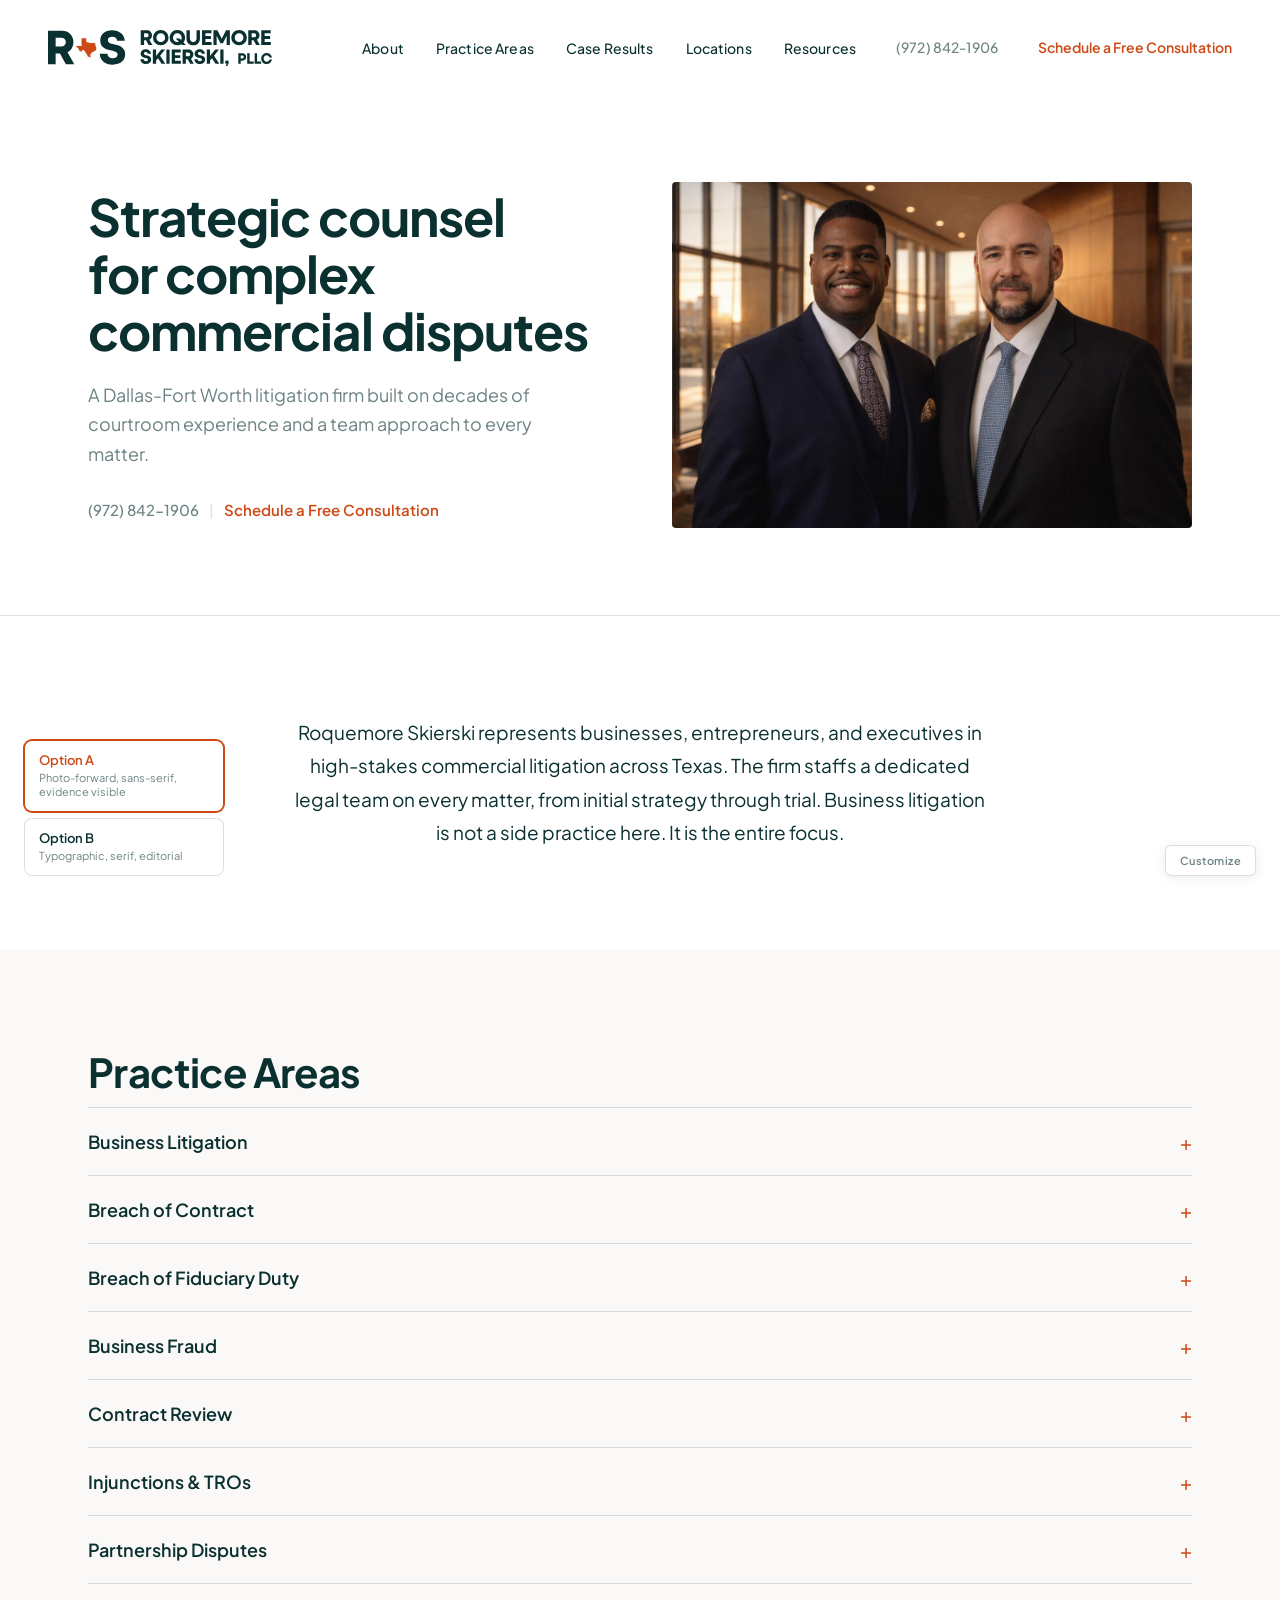
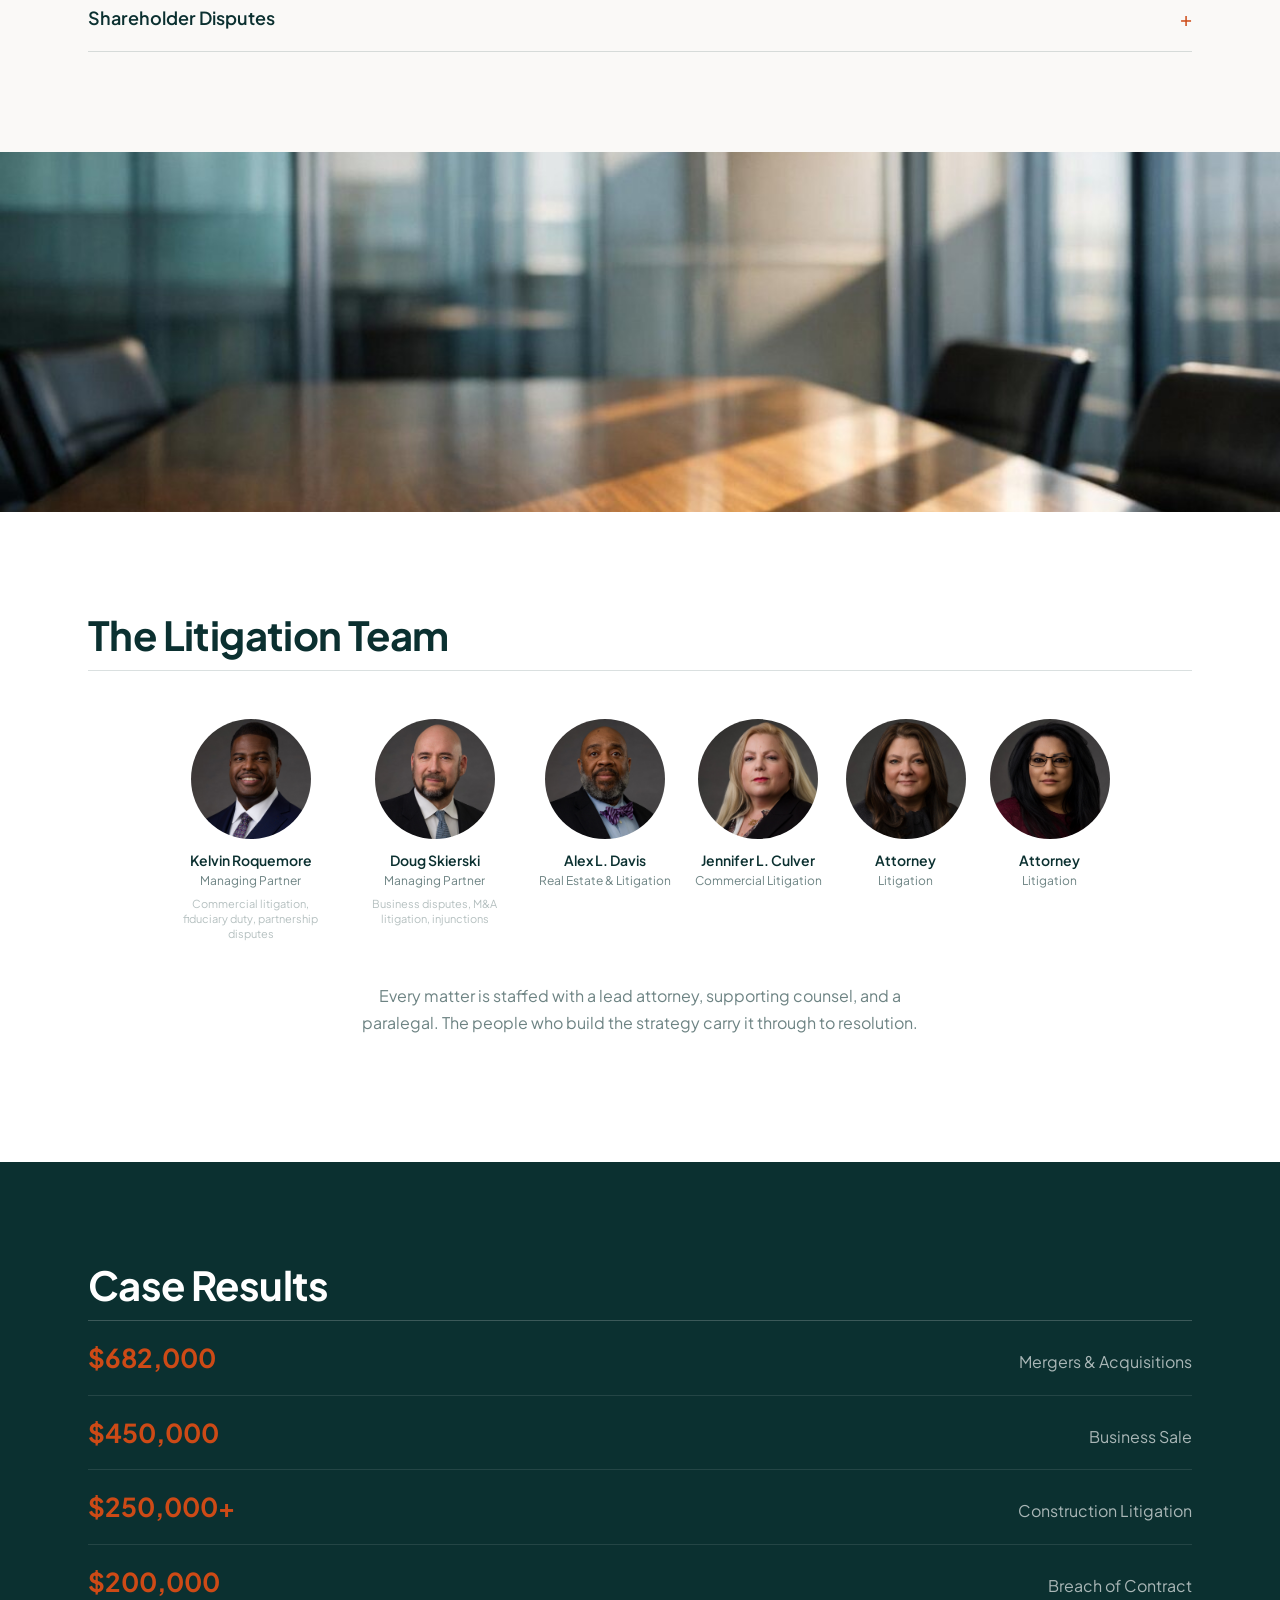
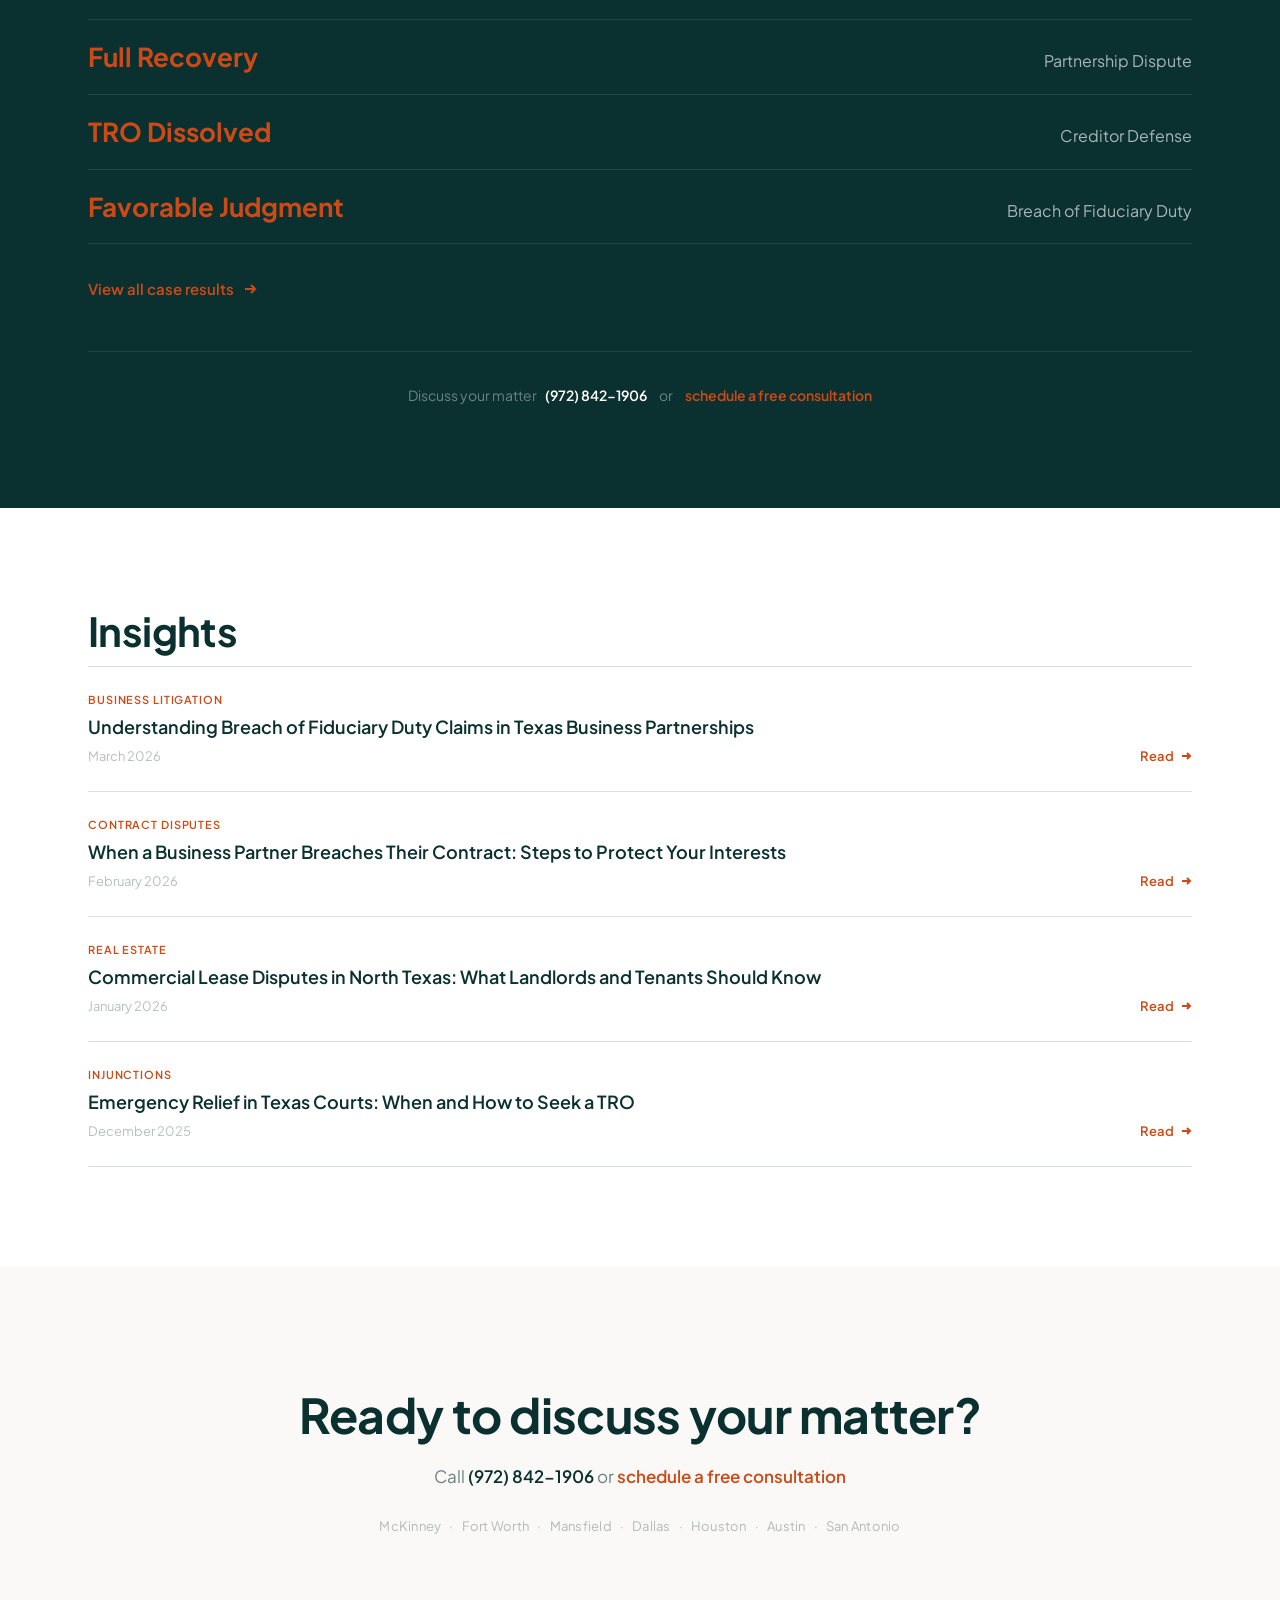
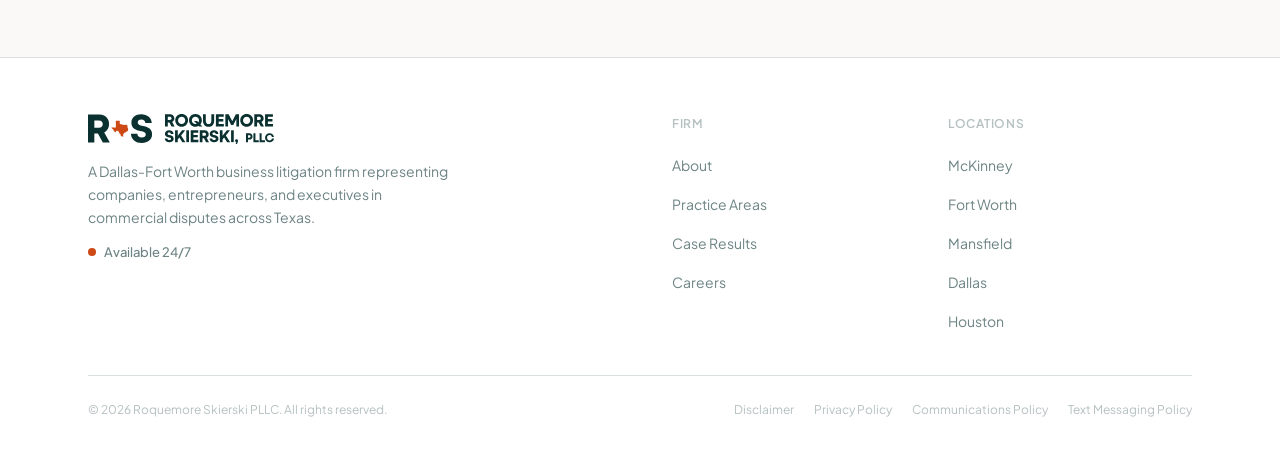
<file: homepage-explorer/index.html>
<!DOCTYPE html>
<html lang="en">
<head>
  <meta charset="UTF-8">
  <meta name="viewport" content="width=device-width, initial-scale=1.0">
  <meta http-equiv="Cache-Control" content="no-cache, no-store, must-revalidate">
  <meta http-equiv="Pragma" content="no-cache">
  <meta http-equiv="Expires" content="0">
  <title>Roquemore Skierski PLLC — Dallas Business Litigation</title>
  <link rel="icon" type="image/svg+xml" href="images/favicon.svg">
  <link rel="preconnect" href="https://fonts.googleapis.com">
  <link rel="preconnect" href="https://fonts.gstatic.com" crossorigin>
  <link href="https://fonts.googleapis.com/css2?family=Plus+Jakarta+Sans:wght@400;500;600;700&family=Source+Serif+4:opsz,wght@8..60,400;8..60,600;8..60,700&display=swap" rel="stylesheet">
  <style>
    /* ===========================================
       VARIABLES
       =========================================== */
    :root {
      --teal: #0B3030;
      --teal-90: rgba(11, 48, 48, 0.9);
      --teal-60: rgba(11, 48, 48, 0.6);
      --teal-30: rgba(11, 48, 48, 0.3);
      --teal-15: rgba(11, 48, 48, 0.15);
      --orange: #CD4A16;
      --orange-hover: #b5410f;
      --white: #FFFFFF;
      --off-white: #FAF9F7;
      --content-width: 1200px;
      --nav-height: 95px;
      --nav-height-scrolled: 70px;
      --font-sans: 'Plus Jakarta Sans', -apple-system, BlinkMacSystemFont, sans-serif;
      --font-serif: 'Source Serif 4', Georgia, serif;
      --font-heading: var(--font-sans);
      --ease-out: cubic-bezier(0.16, 1, 0.3, 1);
    }

    /* ===========================================
       RESET & BASE
       =========================================== */
    *, *::before, *::after { margin: 0; padding: 0; box-sizing: border-box; }
    html { scroll-behavior: smooth; -webkit-font-smoothing: antialiased; -moz-osx-font-smoothing: grayscale; }
    body {
      font-family: var(--font-sans);
      font-weight: 400;
      font-size: 17px;
      line-height: 1.7;
      color: var(--teal);
      background: var(--white);
      overflow-x: hidden;
    }
    ::selection { background: var(--orange); color: var(--white); }
    img { max-width: 100%; display: block; }
    a { text-decoration: none; color: inherit; }
    button { font-family: inherit; cursor: pointer; }

    /* ===========================================
       LAYOUT
       =========================================== */
    .container {
      max-width: var(--content-width);
      margin: 0 auto;
      padding: 0 48px;
    }

    /* ===========================================
       SECTION TOGGLE CONTROLS
       =========================================== */
    /* Designer picks panel — bottom left */
    .designer-picks {
      position: fixed;
      bottom: 24px;
      left: 24px;
      z-index: 10000;
      display: flex;
      flex-direction: column;
      gap: 8px;
      width: 200px;
    }
    .designer-picks-label {
      font-size: 10px;
      font-weight: 600;
      letter-spacing: 0.08em;
      text-transform: uppercase;
      color: var(--teal-30);
      padding-left: 2px;
    }
    .designer-picks-options {
      display: flex;
      flex-direction: column;
      gap: 6px;
    }
    .designer-pick {
      display: flex;
      flex-direction: column;
      gap: 2px;
      background: var(--white);
      border: 1.5px solid var(--teal-15);
      border-radius: 8px;
      padding: 12px 14px;
      cursor: pointer;
      transition: all 150ms ease;
      font-family: inherit;
      text-align: left;
    }
    .designer-pick:hover {
      border-color: var(--teal-30);
    }
    .designer-pick.active {
      border-color: var(--orange);
      box-shadow: 0 0 0 1px var(--orange);
    }
    .designer-pick-name {
      font-size: 13px;
      font-weight: 600;
      color: var(--teal);
      line-height: 1.2;
    }
    .designer-pick.active .designer-pick-name {
      color: var(--orange);
    }
    .designer-pick-desc {
      font-size: 11px;
      font-weight: 400;
      color: var(--teal-60);
      line-height: 1.3;
    }

    /* Preset tooltips */
    .designer-pick {
      position: relative;
    }
    .designer-pick-tooltip {
      display: none;
      position: absolute;
      left: calc(100% + 10px);
      top: 50%;
      transform: translateY(-50%);
      background: var(--teal);
      color: rgba(255,255,255,0.85);
      font-size: 12px;
      font-weight: 400;
      line-height: 1.5;
      padding: 10px 14px;
      border-radius: 6px;
      width: 240px;
      box-shadow: 0 4px 16px rgba(0,0,0,0.15);
      pointer-events: none;
    }
    .designer-pick-tooltip::before {
      content: '';
      position: absolute;
      right: 100%;
      top: 50%;
      transform: translateY(-50%);
      border: 5px solid transparent;
      border-right-color: var(--teal);
    }
    .designer-pick:hover .designer-pick-tooltip {
      display: block;
    }

    /* Customize panel — bottom right */
    .customize-panel {
      position: fixed;
      bottom: 24px;
      right: 24px;
      z-index: 10000;
    }
    .customize-toggle {
      font-size: 11px;
      font-weight: 600;
      letter-spacing: 0.04em;
      color: var(--teal-60);
      background: var(--white);
      border: 1px solid var(--teal-15);
      border-radius: 6px;
      padding: 8px 14px;
      cursor: pointer;
      box-shadow: 0 2px 12px rgba(0,0,0,0.08);
      transition: all 150ms ease;
      display: flex;
      align-items: center;
      gap: 6px;
    }
    .customize-toggle:hover {
      border-color: var(--teal-30);
      color: var(--teal);
    }
    .customize-toggle .custom-indicator {
      display: none;
      width: 6px;
      height: 6px;
      border-radius: 50%;
      background: var(--orange);
    }
    .customize-panel.is-custom .customize-toggle .custom-indicator {
      display: block;
    }
    .customize-drawer {
      display: none;
      position: absolute;
      bottom: calc(100% + 8px);
      right: 0;
      max-height: min(70vh, 520px);
      overflow-y: auto;
      background: var(--white);
      border: 1px solid var(--teal-15);
      border-radius: 8px;
      padding: 16px;
      box-shadow: 0 4px 24px rgba(0,0,0,0.1);
      min-width: 180px;
    }
    .customize-panel.open .customize-drawer {
      display: block;
    }
    .customize-section + .customize-section {
      margin-top: 14px;
      padding-top: 14px;
      border-top: 1px solid var(--teal-15);
    }
    .customize-section-label {
      font-size: 10px;
      font-weight: 600;
      letter-spacing: 0.06em;
      text-transform: uppercase;
      color: var(--teal-30);
      margin-bottom: 8px;
    }
    .customize-options {
      display: flex;
      gap: 2px;
      background: rgba(11,48,48,0.06);
      border-radius: 5px;
      padding: 2px;
    }
    .customize-options button {
      font-size: 11px;
      font-weight: 500;
      color: var(--teal-60);
      background: none;
      border: none;
      border-radius: 4px;
      padding: 5px 10px;
      cursor: pointer;
      transition: all 150ms ease;
      flex: 1;
      text-align: center;
    }
    .customize-options button:hover {
      color: var(--teal);
    }
    .customize-options button.active {
      background: var(--white);
      color: var(--teal);
      box-shadow: 0 1px 3px rgba(0,0,0,0.08);
    }

    /* ===========================================
       A1. NAVIGATION
       =========================================== */
    .nav {
      position: fixed;
      top: 0;
      left: 0;
      right: 0;
      height: var(--nav-height);
      display: flex;
      align-items: center;
      justify-content: space-between;
      padding: 0 48px;
      z-index: 1000;
      background: var(--white);
      transition: height 200ms ease, box-shadow 200ms ease;
    }
    .nav.scrolled {
      height: var(--nav-height-scrolled);
      box-shadow: 0 1px 0 var(--teal-15);
    }
    .nav-logo img {
      height: 36px;
      width: auto;
      transition: height 200ms ease;
    }
    .nav-logo .logo-serif,
    .nav-logo .logo-sans { display: none; }
    .nav-logo .logo-default { display: block; }
    body.serif-headings .nav-logo .logo-default,
    body.serif-headings .nav-logo .logo-sans { display: none; }
    body.serif-headings .nav-logo .logo-serif { display: block; }
    body.sans-headings .nav-logo .logo-default,
    body.sans-headings .nav-logo .logo-serif { display: none; }
    body.sans-headings .nav-logo .logo-sans { display: block; }
    .nav.scrolled .nav-logo img { height: 30px; }
    .nav-right {
      display: flex;
      align-items: center;
      gap: 40px;
    }
    .nav-links {
      display: flex;
      align-items: center;
      gap: 32px;
      list-style: none;
    }
    .nav-links a {
      font-size: 14px;
      font-weight: 500;
      letter-spacing: 0.01em;
      color: var(--teal);
      transition: color 200ms ease;
      position: relative;
    }
    .nav-links a::after {
      content: '';
      position: absolute;
      bottom: -4px;
      left: 0;
      width: 0;
      height: 2px;
      background: var(--orange);
      transition: width 200ms ease;
    }
    .nav-links a:hover::after { width: 100%; }
    .nav-phone {
      font-size: 14px;
      font-weight: 500;
      color: var(--teal-60);
      letter-spacing: 0.01em;
    }
    .nav-cta {
      font-size: 14px;
      font-weight: 600;
      color: var(--orange);
      transition: all 200ms ease;
      white-space: nowrap;
    }
    .nav-cta:hover { color: var(--orange-hover); }

    /* CTA variant: outlined */
    body.cta-outlined .nav-cta {
      border: 1.5px solid var(--orange);
      border-radius: 4px;
      padding: 8px 18px;
    }
    body.cta-outlined .nav-cta:hover {
      background: rgba(205, 74, 22, 0.06);
    }

    /* CTA variant: filled */
    body.cta-filled .nav-cta {
      background: var(--orange);
      color: var(--white);
      border-radius: 4px;
      padding: 8px 18px;
    }
    body.cta-filled .nav-cta:hover {
      background: var(--orange-hover);
      color: var(--white);
    }
    .nav-hamburger {
      display: none;
      background: none;
      border: none;
      padding: 4px;
      color: var(--teal);
    }
    .nav-hamburger svg { width: 24px; height: 24px; }

    /* Mobile nav overlay */
    .mobile-nav {
      display: none;
      position: fixed;
      inset: 0;
      background: var(--white);
      z-index: 1001;
      flex-direction: column;
      align-items: center;
      justify-content: center;
      gap: 32px;
    }
    .mobile-nav.open { display: flex; }
    .mobile-nav a {
      font-size: 24px;
      font-weight: 600;
      color: var(--teal);
      transition: color 200ms ease;
    }
    .mobile-nav a:hover { color: var(--orange); }
    .mobile-nav-close {
      position: absolute;
      top: 24px;
      right: 24px;
      background: none;
      border: none;
      color: var(--teal);
      padding: 4px;
    }
    .mobile-nav-close svg { width: 28px; height: 28px; }
    .mobile-nav-cta {
      font-size: 16px;
      font-weight: 600;
      color: var(--orange);
      margin-top: 16px;
    }
    .mobile-nav-phone {
      font-size: 15px;
      color: var(--teal-60);
    }

    /* ===========================================
       A2. HERO
       =========================================== */
    .hero {
      padding-top: var(--nav-height);
      background: var(--white);
      overflow: hidden;
    }

    /* Founder hero variant */
    .hero-founder { position: relative; }
    .hero-founder .hero-inner {
      max-width: var(--content-width);
      margin: 0 auto;
      padding: 0 48px;
      display: grid;
      grid-template-columns: 1fr 1fr;
      gap: 64px;
      align-items: center;
      min-height: 520px;
      padding-top: 80px;
      padding-bottom: 80px;
    }
    .hero-text {
      max-width: 560px;
    }
    .hero-text > * {
      opacity: 0;
      transform: translateY(20px);
    }
    .hero-text.visible > * {
      animation: fadeUp 0.7s var(--ease-out) forwards;
    }
    .hero-text.visible > *:nth-child(1) { animation-delay: 0s; }
    .hero-text.visible > *:nth-child(2) { animation-delay: 0.1s; }
    .hero-text.visible > *:nth-child(3) { animation-delay: 0.2s; }
    @keyframes fadeUp {
      to { opacity: 1; transform: translateY(0); }
    }
    .hero h1 {
      font-family: var(--font-heading);
      font-size: clamp(36px, 4vw, 52px);
      font-weight: 700;
      line-height: 1.12;
      letter-spacing: -0.02em;
      color: var(--teal);
    }
    .hero-sub {
      font-size: 18px;
      line-height: 1.65;
      color: var(--teal-60);
      margin-top: 20px;
      max-width: 480px;
    }
    .hero-link {
      display: inline-flex;
      align-items: center;
      gap: 8px;
      margin-top: 28px;
      font-size: 15px;
      font-weight: 600;
      color: var(--orange);
      transition: gap 200ms ease;
    }
    .hero-link:hover { gap: 12px; }
    .hero-link svg { width: 16px; height: 16px; }
    .hero-text.visible > *:nth-child(3) { animation-delay: 0.2s; }
    .hero-contact {
      display: flex;
      align-items: center;
      gap: 10px;
      margin-top: 28px;
      font-size: 15px;
    }
    .hero-phone {
      color: var(--teal-60);
      font-weight: 500;
      transition: color 200ms ease;
    }
    .hero-phone:hover { color: var(--teal); }
    .hero-contact-sep {
      color: var(--teal-15);
    }
    .hero-consult {
      color: var(--orange);
      font-weight: 600;
      transition: color 200ms ease;
    }
    .hero-consult:hover { color: var(--orange-hover); }
    /* City and lifestyle heroes are on dark backgrounds - override to white */
    .hero-city .hero-phone,
    .hero-lifestyle .hero-phone { color: rgba(255,255,255,0.7); }
    .hero-city .hero-phone:hover,
    .hero-lifestyle .hero-phone:hover { color: var(--white); }
    .hero-city .hero-contact-sep,
    .hero-lifestyle .hero-contact-sep { color: rgba(255,255,255,0.25); }
    .hero-photo {
      position: relative;
      border-radius: 4px;
      overflow: hidden;
    }
    .hero-photo img {
      width: 100%;
      height: 100%;
      object-fit: cover;
      aspect-ratio: 3 / 2;
    }

    /* City hero variant */
    .hero-city {
      display: none;
      position: relative;
      background: var(--teal);
    }
    .hero-city-bg {
      position: absolute;
      inset: 0;
      z-index: 0;
    }
    .hero-city-bg img {
      width: 100%;
      height: 100%;
      object-fit: cover;
      filter: saturate(0.4) brightness(0.35);
    }
    .hero-city-bg::after {
      content: '';
      position: absolute;
      inset: 0;
      background: linear-gradient(135deg, rgba(11, 48, 48, 0.75) 0%, rgba(11, 48, 48, 0.45) 60%, rgba(11, 48, 48, 0.65) 100%);
    }
    .hero-city .hero-inner {
      max-width: var(--content-width);
      margin: 0 auto;
      padding: 0 48px;
      position: relative;
      z-index: 1;
      min-height: 520px;
      display: flex;
      align-items: center;
      padding-top: 80px;
      padding-bottom: 80px;
    }
    .hero-city h1 { color: var(--white); }
    .hero-city .hero-sub { color: rgba(255,255,255,0.7); }

    /* Hero rule */
    .hero-rule {
      border: none;
      height: 1px;
      background: var(--teal-15);
      margin: 0;
    }

    /* ===========================================
       A3. FIRM POSITIONING
       =========================================== */
    .positioning {
      padding: 100px 48px;
      text-align: center;
    }
    .positioning-inner {
      max-width: 700px;
      margin: 0 auto;
    }
    .positioning p {
      font-size: 19px;
      line-height: 1.75;
      color: var(--teal);
    }

    /* ===========================================
       A4. PRACTICE AREAS
       =========================================== */
    .practice-areas {
      background: var(--off-white);
      padding: 100px 0;
    }
    .practice-areas h2 {
      font-family: var(--font-heading);
      font-size: clamp(28px, 3.5vw, 40px);
      font-weight: 700;
      line-height: 1.15;
      letter-spacing: -0.015em;
      color: var(--teal);
      margin-bottom: 12px;
    }
    .practice-areas-rule {
      border: none;
      height: 1px;
      background: var(--teal-15);
      margin-bottom: 0;
    }
    .accordion-list {
      list-style: none;
    }
    .accordion-item {
      border-bottom: 1px solid var(--teal-15);
    }
    .accordion-trigger {
      display: flex;
      align-items: center;
      justify-content: space-between;
      width: 100%;
      padding: 22px 0;
      background: none;
      border: none;
      text-align: left;
      font-family: var(--font-sans);
      font-size: 18px;
      font-weight: 600;
      color: var(--teal);
      transition: color 200ms ease;
    }
    .accordion-trigger:hover { color: var(--orange); }
    .accordion-icon {
      font-size: 20px;
      font-weight: 400;
      color: var(--orange);
      transition: transform 300ms ease;
      flex-shrink: 0;
      line-height: 1;
    }
    .accordion-trigger[aria-expanded="true"] .accordion-icon {
      transform: rotate(45deg);
    }
    .accordion-content {
      overflow: hidden;
      max-height: 0;
      transition: max-height 300ms cubic-bezier(0.25, 0.1, 0.25, 1);
    }
    .accordion-body {
      padding: 0 0 24px 0;
      opacity: 0;
      transition: opacity 250ms ease 50ms;
    }
    .accordion-trigger[aria-expanded="true"] + .accordion-content .accordion-body {
      opacity: 1;
    }
    .accordion-body p {
      font-size: 16px;
      line-height: 1.7;
      color: var(--teal-60);
      max-width: 600px;
      margin-bottom: 12px;
    }
    .accordion-link {
      display: inline-flex;
      align-items: center;
      gap: 6px;
      font-size: 14px;
      font-weight: 600;
      color: var(--orange);
      transition: gap 200ms ease;
    }
    .accordion-link:hover { gap: 10px; }
    .accordion-link svg { width: 14px; height: 14px; }

    /* ===========================================
       IMAGE BREAK
       =========================================== */
    .image-break {
      width: 100%;
      height: 360px;
      overflow: hidden;
    }
    .image-break img {
      width: 100%;
      height: 100%;
      object-fit: cover;
      object-position: center 40%;
    }

    /* ===========================================
       A5. TEAM
       =========================================== */
    .team {
      padding: 100px 0;
    }
    .team h2 {
      font-family: var(--font-heading);
      font-size: clamp(28px, 3.5vw, 40px);
      font-weight: 700;
      line-height: 1.15;
      letter-spacing: -0.015em;
      color: var(--teal);
      margin-bottom: 12px;
    }
    .team-rule {
      border: none;
      height: 1px;
      background: var(--teal-15);
      margin-bottom: 48px;
    }
    .team-grid {
      display: flex;
      align-items: flex-start;
      gap: 24px;
      justify-content: center;
    }
    .team-member {
      display: flex;
      flex-direction: column;
      align-items: center;
      text-align: center;
      cursor: pointer;
      transition: opacity 200ms ease;
      flex-shrink: 0;
    }
    .team-grid.has-active .team-member:not(.active) {
      opacity: 0.55;
    }
    .team-member-photo {
      width: 120px;
      height: 120px;
      border-radius: 50%;
      overflow: hidden;
      margin-bottom: 12px;
      transition: transform 200ms ease, box-shadow 200ms ease;
    }
    .team-member.active .team-member-photo {
      transform: scale(1.05);
      box-shadow: 0 0 0 3px var(--orange);
    }
    .team-member-photo img {
      width: 100%;
      height: 100%;
      object-fit: cover;
      object-position: center 20%;
    }
    .team-member-name {
      font-size: 14px;
      font-weight: 600;
      color: var(--teal);
      line-height: 1.3;
    }
    .team-member-title {
      font-size: 12px;
      font-weight: 400;
      color: var(--teal-60);
      margin-top: 2px;
    }
    .team-member-focus {
      font-size: 11px;
      font-weight: 400;
      color: var(--teal-30);
      margin-top: 4px;
      max-width: 160px;
      line-height: 1.4;
    }
    .team-detail {
      margin-top: 40px;
      min-height: 80px;
      text-align: center;
    }
    .team-detail-content {
      max-width: 600px;
      margin: 0 auto;
      transition: opacity 200ms ease;
    }
    .team-detail-content p {
      font-size: 16px;
      line-height: 1.7;
      color: var(--teal-60);
    }
    .team-profile-link {
      display: inline-flex;
      align-items: center;
      gap: 6px;
      font-size: 14px;
      font-weight: 600;
      color: var(--orange);
      margin-top: 12px;
      transition: gap 200ms ease;
    }
    .team-profile-link:hover { gap: 10px; }
    .team-profile-link svg { width: 14px; height: 14px; }

    /* ===========================================
       A6. CASE RESULTS
       =========================================== */
    .case-results {
      background: var(--teal);
      padding: 100px 0;
    }
    .case-results h2 {
      font-family: var(--font-heading);
      font-size: clamp(28px, 3.5vw, 40px);
      font-weight: 700;
      line-height: 1.15;
      letter-spacing: -0.015em;
      color: var(--white);
      margin-bottom: 12px;
    }
    .case-results-rule {
      border: none;
      height: 1px;
      background: rgba(255,255,255,0.2);
      margin-bottom: 0;
    }
    .results-list {
      list-style: none;
    }
    .result-row {
      display: flex;
      align-items: baseline;
      justify-content: space-between;
      padding: 20px 0;
      border-bottom: 1px solid rgba(255,255,255,0.1);
      transition: background 200ms ease;
      gap: 24px;
    }
    .result-row:hover {
      background: rgba(255,255,255,0.04);
      padding-left: 12px;
      padding-right: 12px;
      margin-left: -12px;
      margin-right: -12px;
    }
    .result-outcome {
      font-size: clamp(20px, 2.5vw, 26px);
      font-weight: 700;
      color: var(--orange);
      white-space: nowrap;
      line-height: 1.3;
    }
    .result-category {
      font-size: 16px;
      font-weight: 400;
      color: rgba(255,255,255,0.65);
      text-align: right;
      line-height: 1.5;
    }
    .results-link {
      display: inline-flex;
      align-items: center;
      gap: 8px;
      font-size: 15px;
      font-weight: 600;
      color: var(--orange);
      margin-top: 32px;
      transition: gap 200ms ease;
    }
    .results-link:hover { gap: 12px; }
    .results-link svg { width: 16px; height: 16px; }

    /* ===========================================
       A7. INSIGHTS
       =========================================== */
    .insights {
      padding: 100px 0;
    }
    .insights h2 {
      font-family: var(--font-heading);
      font-size: clamp(28px, 3.5vw, 40px);
      font-weight: 700;
      line-height: 1.15;
      letter-spacing: -0.015em;
      color: var(--teal);
      margin-bottom: 12px;
    }
    .insights-rule {
      border: none;
      height: 1px;
      background: var(--teal-15);
      margin-bottom: 0;
    }
    .insights-list {
      list-style: none;
    }
    .insight-row {
      padding: 24px 0;
      border-bottom: 1px solid var(--teal-15);
      transition: padding-left 200ms ease;
    }
    .insight-row:hover { padding-left: 8px; }
    .insight-category {
      font-size: 11px;
      font-weight: 600;
      letter-spacing: 0.08em;
      text-transform: uppercase;
      color: var(--orange);
      margin-bottom: 4px;
    }
    .insight-title {
      font-size: 18px;
      font-weight: 600;
      color: var(--teal);
      line-height: 1.4;
      transition: color 200ms ease;
      display: block;
    }
    .insight-row:hover .insight-title { color: var(--orange); }
    .insight-meta {
      display: flex;
      align-items: center;
      justify-content: space-between;
      margin-top: 6px;
    }
    .insight-date {
      font-size: 13px;
      color: var(--teal-30);
    }
    .insight-link {
      display: inline-flex;
      align-items: center;
      gap: 6px;
      font-size: 13px;
      font-weight: 600;
      color: var(--orange);
      transition: gap 200ms ease;
    }
    .insight-link:hover { gap: 10px; }
    .insight-link svg { width: 12px; height: 12px; }

    /* ===========================================
       A8. FOOTER CTA
       =========================================== */
    .footer-cta {
      background: var(--off-white);
      padding: 120px 48px;
      text-align: center;
    }
    .footer-cta h2 {
      font-family: var(--font-heading);
      font-size: clamp(32px, 4vw, 48px);
      font-weight: 700;
      line-height: 1.15;
      letter-spacing: -0.015em;
      color: var(--teal);
      margin-bottom: 20px;
    }
    .footer-cta-contact {
      font-size: 17px;
      color: var(--teal-60);
      line-height: 1.7;
    }
    .footer-cta-contact a.phone {
      font-weight: 600;
      color: var(--teal);
    }
    .footer-cta-contact a.cta-link {
      font-weight: 600;
      color: var(--orange);
      transition: color 200ms ease;
    }
    .footer-cta-contact a.cta-link:hover { color: var(--orange-hover); }
    .footer-cta-locations {
      margin-top: 24px;
      font-size: 13px;
      color: var(--teal-30);
      letter-spacing: 0.02em;
    }
    .footer-cta-locations span { margin: 0 8px; }

    /* ===========================================
       A9. FOOTER
       =========================================== */
    .site-footer {
      border-top: 1px solid var(--teal-15);
      padding: 56px 0 40px;
    }
    .footer-top {
      display: grid;
      grid-template-columns: 1fr 1fr;
      gap: 64px;
      margin-bottom: 40px;
    }
    .footer-brand img {
      height: 30px;
      margin-bottom: 16px;
    }
    .footer-brand .logo-serif,
    .footer-brand .logo-sans { display: none; }
    .footer-brand .logo-default { display: block; }
    body.serif-headings .footer-brand .logo-default,
    body.serif-headings .footer-brand .logo-sans { display: none; }
    body.serif-headings .footer-brand .logo-serif { display: block; }
    body.sans-headings .footer-brand .logo-default,
    body.sans-headings .footer-brand .logo-serif { display: none; }
    body.sans-headings .footer-brand .logo-sans { display: block; }
    .footer-brand p {
      font-size: 14px;
      line-height: 1.65;
      color: var(--teal-60);
      max-width: 360px;
    }
    .footer-available {
      display: flex;
      align-items: center;
      gap: 8px;
      margin-top: 12px;
      font-size: 13px;
      font-weight: 500;
      color: var(--teal-60);
    }
    .footer-available-dot {
      width: 8px;
      height: 8px;
      border-radius: 50%;
      background: var(--orange);
    }
    .footer-nav {
      display: grid;
      grid-template-columns: 1fr 1fr;
      gap: 32px;
    }
    .footer-nav h4 {
      font-size: 12px;
      font-weight: 600;
      letter-spacing: 0.06em;
      text-transform: uppercase;
      color: var(--teal-30);
      margin-bottom: 16px;
    }
    .footer-nav ul {
      list-style: none;
      display: flex;
      flex-direction: column;
      gap: 10px;
    }
    .footer-nav a {
      font-size: 14px;
      color: var(--teal-60);
      transition: color 200ms ease;
    }
    .footer-nav a:hover { color: var(--orange); }
    .footer-bottom {
      border-top: 1px solid var(--teal-15);
      padding-top: 24px;
      display: flex;
      align-items: center;
      justify-content: space-between;
      flex-wrap: wrap;
      gap: 16px;
    }
    .footer-copyright {
      font-size: 12px;
      color: var(--teal-30);
    }
    .footer-legal {
      display: flex;
      gap: 20px;
    }
    .footer-legal a {
      font-size: 12px;
      color: var(--teal-30);
      transition: color 200ms ease;
    }
    .footer-legal a:hover { color: var(--teal-60); }

    /* ===========================================
       SCROLL REVEAL
       =========================================== */
    .reveal {
      opacity: 0;
      transform: translateY(16px);
      transition: opacity 600ms var(--ease-out), transform 600ms var(--ease-out);
    }
    .reveal.visible {
      opacity: 1;
      transform: translateY(0);
    }
    .reveal[data-delay="1"] { transition-delay: 80ms; }
    .reveal[data-delay="2"] { transition-delay: 160ms; }
    .reveal[data-delay="3"] { transition-delay: 240ms; }
    .reveal[data-delay="4"] { transition-delay: 320ms; }
    .reveal[data-delay="5"] { transition-delay: 400ms; }
    .reveal[data-delay="6"] { transition-delay: 480ms; }
    .reveal[data-delay="7"] { transition-delay: 560ms; }

    /* ===========================================
       SERIF VARIANT
       =========================================== */
    body.serif-headings .hero h1,
    body.serif-headings .practice-areas h2,
    body.serif-headings .team h2,
    body.serif-headings .case-results h2,
    body.serif-headings .insights h2,
    body.serif-headings .footer-cta h2 {
      font-family: var(--font-serif);
      letter-spacing: -0.01em;
    }

    /* ===========================================
       LIFESTYLE HERO VARIANT
       =========================================== */
    .hero-lifestyle {
      display: none;
      position: relative;
    }
    .hero-lifestyle .hero-inner {
      max-width: var(--content-width);
      margin: 0 auto;
      padding: 0 48px;
      position: relative;
      min-height: 540px;
      display: flex;
      align-items: center;
      padding-top: 72px;
      padding-bottom: 72px;
    }
    .hero-lifestyle-bg {
      position: absolute;
      inset: 0;
      z-index: 0;
      overflow: hidden;
    }
    .hero-lifestyle-bg img {
      width: 100%;
      height: 100%;
      object-fit: cover;
    }
    .hero-lifestyle-bg::before {
      content: '';
      position: absolute;
      inset: 0;
      z-index: 1;
      background: linear-gradient(to right, rgba(11,48,48,0.85) 0%, rgba(11,48,48,0.65) 40%, rgba(11,48,48,0.25) 70%, transparent 100%);
    }
    .hero-lifestyle .hero-text {
      position: relative;
      z-index: 2;
      max-width: 560px;
    }
    .hero-lifestyle h1 { color: var(--white); }
    .hero-lifestyle .hero-sub { color: rgba(255,255,255,0.8); }

    /* ===========================================
       PRACTICE AREAS: LIST VARIANT
       =========================================== */
    .practice-list {
      display: none;
      list-style: none;
    }
    body.practice-list-mode .accordion-list { display: none; }
    body.practice-list-mode .practice-list { display: block; }
    .practice-list-item {
      border-bottom: 1px solid var(--teal-15);
    }
    .practice-list-link {
      display: flex;
      align-items: center;
      justify-content: space-between;
      padding: 20px 0;
      font-size: 18px;
      font-weight: 500;
      color: var(--teal);
      transition: color 200ms ease;
    }
    .practice-list-link:hover { color: var(--orange); }
    .practice-list-link svg {
      width: 14px;
      height: 14px;
      color: var(--teal-30);
      transition: transform 200ms ease;
      flex-shrink: 0;
    }
    .practice-list-link:hover svg {
      transform: translateX(4px);
      color: var(--orange);
    }

    /* ===========================================
       TEAM: TYPOGRAPHIC VARIANT
       =========================================== */
    .team-typographic {
      display: none;
      list-style: none;
    }
    body.team-typographic-mode .team-grid,
    body.team-typographic-mode .team-detail { display: none; }
    body.team-typographic-mode .team-typographic { display: block; }
    .team-typo-member {
      padding: 32px 0;
      border-bottom: 1px solid var(--teal-15);
    }
    .team-typo-header {
      display: flex;
      align-items: baseline;
      gap: 12px;
    }
    .team-typo-name {
      font-size: 20px;
      font-weight: 700;
      color: var(--teal);
      transition: color 200ms ease;
    }
    .team-typo-member:hover .team-typo-name { color: var(--orange); }
    .team-typo-role {
      font-size: 14px;
      font-weight: 500;
      color: var(--teal-60);
    }
    .team-typo-rule {
      width: 32px;
      height: 2px;
      background: var(--orange);
      margin: 14px 0;
      border: none;
    }
    .team-typo-desc {
      font-size: 15px;
      line-height: 1.7;
      color: var(--teal-60);
      max-width: 560px;
    }
    .team-typo-link {
      display: inline-flex;
      align-items: center;
      gap: 6px;
      font-size: 14px;
      font-weight: 600;
      color: var(--orange);
      margin-top: 12px;
      transition: gap 200ms ease;
    }
    .team-typo-link:hover { gap: 10px; }
    .team-typo-link svg { width: 14px; height: 14px; }

    /* ===========================================
       TEAM: EDITORIAL VARIANT
       =========================================== */
    .team-editorial {
      display: none;
      list-style: none;
    }
    body.team-editorial-mode .team-grid,
    body.team-editorial-mode .team-detail { display: none; }
    body.team-editorial-mode .team-editorial { display: block; }
    .team-editorial-row {
      display: flex;
      align-items: center;
      gap: 16px;
      padding: 18px 0;
      border-bottom: 1px solid var(--teal-15);
      transition: padding-left 200ms ease;
    }
    .team-editorial-row:hover { padding-left: 8px; }
    .team-editorial-photo {
      width: 48px;
      height: 48px;
      border-radius: 50%;
      overflow: hidden;
      flex-shrink: 0;
    }
    .team-editorial-photo img {
      width: 100%;
      height: 100%;
      object-fit: cover;
      object-position: center 20%;
    }
    .team-editorial-info {
      display: flex;
      align-items: baseline;
      gap: 8px;
      flex-wrap: wrap;
    }
    .team-editorial-name {
      font-size: 16px;
      font-weight: 600;
      color: var(--teal);
      transition: color 200ms ease;
    }
    .team-editorial-row:hover .team-editorial-name { color: var(--orange); }
    .team-editorial-sep {
      color: var(--teal-15);
      font-size: 14px;
    }
    .team-editorial-title {
      font-size: 14px;
      color: var(--teal-60);
    }
    .team-editorial-focus {
      font-size: 13px;
      color: var(--teal-30);
    }

    /* ===========================================
       CASE RESULTS: REVEAL VARIANT
       =========================================== */
    .results-list-reveal {
      display: none;
      list-style: none;
    }
    body.cases-reveal .results-list { display: none; }
    body.cases-reveal .results-link { display: none; }
    body.cases-reveal .results-list-reveal { display: block; }
    .result-reveal-row {
      border-bottom: 1px solid rgba(255,255,255,0.1);
    }
    .result-reveal-trigger {
      display: flex;
      align-items: center;
      justify-content: space-between;
      width: 100%;
      padding: 20px 0;
      background: none;
      border: none;
      font-family: var(--font-sans);
      font-size: 16px;
      font-weight: 400;
      color: rgba(255,255,255,0.6);
      cursor: pointer;
      transition: color 200ms ease;
    }
    .result-reveal-trigger:hover { color: rgba(255,255,255,0.9); }
    .result-reveal-trigger[aria-expanded="true"] { color: rgba(255,255,255,0.9); }
    .result-reveal-icon {
      font-size: 18px;
      color: var(--orange);
      transition: transform 300ms ease;
      line-height: 1;
    }
    .result-reveal-trigger[aria-expanded="true"] .result-reveal-icon {
      transform: rotate(45deg);
    }
    .result-reveal-content {
      overflow: hidden;
      max-height: 0;
      transition: max-height 300ms ease;
    }
    .result-reveal-body {
      padding: 0 0 20px 0;
    }
    .result-reveal-figure {
      font-size: 22px;
      font-weight: 700;
      color: var(--orange);
    }
    .results-list-reveal .results-link {
      display: inline-flex;
    }

    /* ===========================================
       CASE RESULTS: DETAILED VARIANT
       =========================================== */
    .result-desc {
      display: none;
      width: 100%;
      font-size: 14px;
      line-height: 1.6;
      color: rgba(255,255,255,0.4);
      margin-top: 6px;
    }
    body.cases-detailed .result-desc { display: block; }
    body.cases-detailed .result-row {
      flex-wrap: wrap;
      padding: 24px 0;
    }

    /* ===========================================
       RESULTS CTA (after case results)
       =========================================== */
    .results-cta {
      margin-top: 48px;
      padding-top: 32px;
      border-top: 1px solid rgba(255,255,255,0.1);
      display: flex;
      align-items: center;
      justify-content: center;
      gap: 8px;
      font-size: 14px;
    }
    .results-cta span {
      color: rgba(255,255,255,0.4);
    }
    .results-cta a {
      color: var(--white);
      font-weight: 600;
      transition: color 200ms ease;
    }
    .results-cta a:hover { color: var(--orange); }
    .results-cta-sep {
      color: rgba(255,255,255,0.2);
      margin: 0 4px;
    }
    .results-cta-link {
      color: var(--orange) !important;
    }
    .results-cta-link:hover { color: var(--orange-hover) !important; }

    /* ===========================================
       MOBILE STICKY CTA BAR
       =========================================== */
    .mobile-cta-bar {
      display: none;
      position: fixed;
      bottom: 0;
      left: 0;
      right: 0;
      height: 48px;
      background: var(--white);
      border-top: 1px solid var(--teal-15);
      box-shadow: 0 -2px 8px rgba(0,0,0,0.06);
      z-index: 999;
      align-items: center;
      justify-content: center;
      gap: 24px;
      padding: 0 24px;
    }
    .mobile-cta-phone {
      display: flex;
      align-items: center;
      gap: 6px;
      font-size: 14px;
      font-weight: 600;
      color: var(--teal);
    }
    .mobile-cta-phone svg { width: 16px; height: 16px; }
    .mobile-cta-consult {
      font-size: 14px;
      font-weight: 600;
      color: var(--orange);
    }

    /* ===========================================
       INSIGHTS: FEATURED VARIANT
       =========================================== */
    .insight-excerpt {
      display: none;
      font-size: 16px;
      line-height: 1.7;
      color: var(--teal-60);
      margin-top: 8px;
      max-width: 640px;
    }
    body.insights-featured .insights-list .insight-row:first-child {
      padding: 32px 0;
      border-bottom-width: 2px;
      border-bottom-color: var(--teal-30);
    }
    body.insights-featured .insights-list .insight-row:first-child .insight-title {
      font-size: 22px;
      font-weight: 700;
      line-height: 1.3;
      font-family: var(--font-heading);
    }
    body.insights-featured .insights-list .insight-row:first-child .insight-excerpt {
      display: block;
    }
    body.insights-featured .insights-list .insight-row:not(:first-child) {
      padding: 16px 0;
    }
    body.insights-featured .insights-list .insight-row:not(:first-child) .insight-title {
      font-size: 16px;
    }

    /* ===========================================
       INSIGHTS: SPLIT VARIANT
       =========================================== */
    body.insights-split .insights .container {
      display: grid;
      grid-template-columns: 1fr 1.8fr;
      gap: 0 64px;
      align-items: start;
    }
    body.insights-split .insights h2 {
      font-size: clamp(32px, 4vw, 48px);
      position: sticky;
      top: 120px;
      grid-row: 1 / 3;
    }
    body.insights-split .insights-rule {
      display: none;
    }
    body.insights-split .insights-list .insight-row:first-child .insight-title {
      font-size: 22px;
      font-weight: 700;
      line-height: 1.3;
      font-family: var(--font-heading);
    }
    body.insights-split .insights-list .insight-row:first-child .insight-excerpt {
      display: block;
    }

    /* ===========================================
       FOOTER CTA: BUTTON VARIANT
       =========================================== */
    .footer-cta-btn {
      display: none;
      background: var(--orange);
      color: var(--white);
      font-size: 16px;
      font-weight: 600;
      border-radius: 4px;
      padding: 14px 32px;
      margin-top: 20px;
      transition: background 200ms ease;
    }
    .footer-cta-btn:hover { background: var(--orange-hover); }
    body.footercta-button .footer-cta-or { display: none; }
    body.footercta-button .footer-cta-btn { display: inline-block; }

    /* ===========================================
       RESPONSIVE
       =========================================== */
    @media (max-width: 1024px) {
      .nav-links { display: none; }
      .nav-phone { display: none; }
      .nav-cta { display: none; }
      .nav-hamburger { display: block; }
      .designer-picks { width: 160px; bottom: 72px; }
      .designer-pick { padding: 10px 12px; }
      .designer-pick-name { font-size: 12px; }
      .customize-panel { bottom: 72px; }
      .mobile-cta-bar { display: flex; }
      .hero-contact { flex-direction: column; align-items: flex-start; gap: 6px; }
      .hero-contact-sep { display: none; }
    }

    @media (max-width: 768px) {
      .container { padding: 0 24px; }
      .nav { padding: 0 24px; }

      .hero-founder .hero-inner {
        grid-template-columns: 1fr;
        gap: 40px;
        padding-top: 48px;
        padding-bottom: 48px;
        min-height: auto;
        padding-left: 24px;
        padding-right: 24px;
      }
      .hero-city .hero-inner,
      .hero-lifestyle .hero-inner {
        padding-left: 24px;
        padding-right: 24px;
        min-height: 400px;
      }
      .hero-photo { order: -1; }

      .positioning { padding: 64px 24px; }

      .practice-areas { padding: 64px 0; }
      .practice-areas .container { padding: 0 24px; }

      .image-break { height: 220px; }
      .team { padding: 64px 0; }
      .team .container { padding: 0 24px; }
      .team-grid {
        flex-wrap: wrap;
        gap: 20px;
      }
      .team-member-photo { width: 80px; height: 80px; }

      .case-results { padding: 64px 0; }
      .case-results .container { padding: 0 24px; }
      .result-row { flex-direction: column; gap: 4px; }
      .result-category { text-align: left; }

      .insights { padding: 64px 0; }
      .insights .container { padding: 0 24px; }
      body.insights-split .insights .container { grid-template-columns: 1fr; }
      body.insights-split .insights h2 { position: static; }

      .team-editorial-info { flex-direction: column; gap: 2px; }
      .team-editorial-sep { display: none; }
      .team-typo-header { flex-direction: column; gap: 2px; }

      .footer-cta { padding: 64px 24px; }
      .footer-cta-locations span { display: none; }
      .footer-cta-locations { line-height: 2; }

      .site-footer .container { padding: 0 24px; }
      .footer-top { grid-template-columns: 1fr; gap: 40px; }
      .footer-bottom { flex-direction: column; align-items: flex-start; }
    }
  </style>
</head>
<body>

  <!-- Designer's Selections — top left -->
  <div class="designer-picks" id="designer-picks">
    <div class="designer-picks-options" id="preset-toggles">
      <button class="designer-pick active" data-preset="a">
        <span class="designer-pick-name">Option A</span>
        <span class="designer-pick-desc">Photo-forward, sans-serif, evidence visible</span>
        <span class="designer-pick-tooltip">Here are the people who will handle your matter, here's what they've achieved, explore at your pace.</span>
      </button>
      <button class="designer-pick" data-preset="b">
        <span class="designer-pick-name">Option B</span>
        <span class="designer-pick-desc">Typographic, serif, editorial</span>
        <span class="designer-pick-tooltip">Read our work, judge our depth, decide when you're ready.</span>
      </button>
    </div>
  </div>

  <!-- Customize — bottom right -->
  <div class="customize-panel" id="customize-panel">
    <div class="customize-drawer">
      <div class="customize-section">
        <div class="customize-section-label">Headings</div>
        <div class="customize-options" id="font-toggles">
          <button class="active" data-font="sans">Sans-serif</button>
          <button data-font="serif">Serif</button>
        </div>
      </div>
      <div class="customize-section">
        <div class="customize-section-label">Nav CTA</div>
        <div class="customize-options" id="cta-toggles">
          <button class="active" data-cta="text">Text</button>
          <button data-cta="outlined">Outlined</button>
          <button data-cta="filled">Filled</button>
        </div>
      </div>
      <div class="customize-section">
        <div class="customize-section-label">Hero</div>
        <div class="customize-options" id="hero-toggles">
          <button class="active" data-hero="founders">Founders</button>
          <button data-hero="lifestyle">Lifestyle</button>
          <button data-hero="city">City</button>
        </div>
      </div>
      <div class="customize-section">
        <div class="customize-section-label">Practice Areas</div>
        <div class="customize-options" id="practice-toggles">
          <button class="active" data-practice="accordion">Accordion</button>
          <button data-practice="list">List</button>
        </div>
      </div>
      <div class="customize-section">
        <div class="customize-section-label">Team</div>
        <div class="customize-options" id="team-toggles">
          <button class="active" data-team="photos">Photos</button>
          <button data-team="typographic">Typographic</button>
          <button data-team="editorial">Editorial</button>
        </div>
      </div>
      <div class="customize-section">
        <div class="customize-section-label">Case Results</div>
        <div class="customize-options" id="cases-toggles">
          <button class="active" data-cases="ledger">Ledger</button>
          <button data-cases="reveal">Reveal</button>
          <button data-cases="detailed">Detailed</button>
        </div>
      </div>
      <div class="customize-section">
        <div class="customize-section-label">Insights</div>
        <div class="customize-options" id="insights-toggles">
          <button class="active" data-insights="uniform">Uniform</button>
          <button data-insights="featured">Featured</button>
          <button data-insights="split">Split</button>
        </div>
      </div>
      <div class="customize-section">
        <div class="customize-section-label">Footer CTA</div>
        <div class="customize-options" id="footercta-toggles">
          <button class="active" data-footercta="text">Text</button>
          <button data-footercta="button">Button</button>
        </div>
      </div>
    </div>
    <button class="customize-toggle" id="customize-toggle">
      <span class="custom-indicator"></span>
      Customize
    </button>
  </div>

  <!-- A1. Navigation -->
  <nav class="nav" id="nav">
    <a href="#" class="nav-logo">
      <img class="logo-default" src="images/logo.png" alt="Roquemore Skierski PLLC">
      <img class="logo-serif" src="images/serif_logo.svg" alt="Roquemore Skierski PLLC">
      <img class="logo-sans" src="images/sans_serif_logo.svg" alt="Roquemore Skierski PLLC">
    </a>
    <div class="nav-right">
      <ul class="nav-links">
        <li><a href="#">About</a></li>
        <li><a href="#">Practice Areas</a></li>
        <li><a href="#">Case Results</a></li>
        <li><a href="#">Locations</a></li>
        <li><a href="#">Resources</a></li>
      </ul>
      <a href="tel:9728421906" class="nav-phone">(972) 842-1906</a>
      <a href="#contact" class="nav-cta">Schedule a Free Consultation</a>
      <button class="nav-hamburger" id="nav-open" aria-label="Open menu">
        <svg viewBox="0 0 24 24" fill="none" stroke="currentColor" stroke-width="2"><line x1="3" y1="6" x2="21" y2="6"/><line x1="3" y1="12" x2="21" y2="12"/><line x1="3" y1="18" x2="21" y2="18"/></svg>
      </button>
    </div>
  </nav>

  <!-- Mobile nav overlay -->
  <div class="mobile-nav" id="mobile-nav">
    <button class="mobile-nav-close" id="nav-close" aria-label="Close menu">
      <svg viewBox="0 0 24 24" fill="none" stroke="currentColor" stroke-width="2"><line x1="4" y1="4" x2="20" y2="20"/><line x1="20" y1="4" x2="4" y2="20"/></svg>
    </button>
    <a href="#">About</a>
    <a href="#">Practice Areas</a>
    <a href="#">Case Results</a>
    <a href="#">Locations</a>
    <a href="#">Resources</a>
    <a href="tel:9728421906" class="mobile-nav-phone">(972) 842-1906</a>
    <a href="#contact" class="mobile-nav-cta">Schedule a Free Consultation</a>
  </div>

  <!-- A2. Hero (Founder variant - default) -->
  <section class="hero hero-founder" id="hero-founder">
    <div class="hero-inner">
      <div class="hero-text" id="hero-text-founder">
        <h1>Strategic counsel for&nbsp;complex commercial disputes</h1>
        <p class="hero-sub">A Dallas-Fort Worth litigation firm built on decades of courtroom experience and a team approach to every matter.</p>
        <div class="hero-contact">
          <a href="tel:9728421906" class="hero-phone">(972) 842-1906</a>
          <span class="hero-contact-sep">|</span>
          <a href="#contact" class="hero-consult">Schedule a Free Consultation</a>
        </div>
      </div>
      <div class="hero-photo">
        <img src="images/hero-founders.jpg" alt="Kelvin Roquemore and Doug Skierski, Managing Partners">
      </div>
    </div>
  </section>

  <!-- A2. Hero (City variant - hidden by default) -->
  <section class="hero hero-city" id="hero-city">
    <div class="hero-city-bg">
      <img src="images/hero-city.jpg" alt="">
    </div>
    <div class="hero-inner">
      <div class="hero-text" id="hero-text-city">
        <h1>Strategic counsel for&nbsp;complex commercial disputes</h1>
        <p class="hero-sub">A Dallas-Fort Worth litigation firm built on decades of courtroom experience and a team approach to every matter.</p>
        <div class="hero-contact">
          <a href="tel:9728421906" class="hero-phone">(972) 842-1906</a>
          <span class="hero-contact-sep">|</span>
          <a href="#contact" class="hero-consult">Schedule a Free Consultation</a>
        </div>
      </div>
    </div>
  </section>

  <!-- A2. Hero (Lifestyle variant - hidden by default) -->
  <section class="hero hero-lifestyle" id="hero-lifestyle">
    <div class="hero-lifestyle-bg">
      <img src="images/hero-lifestyle.jpg" alt="Kelvin Roquemore and Doug Skierski in the office">
    </div>
    <div class="hero-inner">
      <div class="hero-text" id="hero-text-lifestyle">
        <h1>Strategic counsel for&nbsp;complex commercial disputes</h1>
        <p class="hero-sub">A Dallas-Fort Worth litigation firm built on decades of courtroom experience and a team approach to every matter.</p>
        <div class="hero-contact">
          <a href="tel:9728421906" class="hero-phone">(972) 842-1906</a>
          <span class="hero-contact-sep">|</span>
          <a href="#contact" class="hero-consult">Schedule a Free Consultation</a>
        </div>
      </div>
    </div>
  </section>

  <hr class="hero-rule">

  <!-- A3. Firm Positioning -->
  <section class="positioning">
    <div class="positioning-inner">
      <p class="reveal">Roquemore Skierski represents businesses, entrepreneurs, and executives in high-stakes commercial litigation across Texas. The firm staffs a dedicated legal team on every matter, from initial strategy through trial. Business litigation is not a side practice here. It is the entire focus.</p>
    </div>
  </section>

  <!-- A4. Practice Areas -->
  <section class="practice-areas" id="practice-areas">
    <div class="container">
      <h2 class="reveal">Practice Areas</h2>
      <hr class="practice-areas-rule reveal" data-delay="1">
      <ul class="accordion-list">
        <li class="accordion-item reveal" data-delay="1">
          <button class="accordion-trigger" aria-expanded="false">
            <span>Business Litigation</span>
            <span class="accordion-icon">+</span>
          </button>
          <div class="accordion-content">
            <div class="accordion-body">
              <p>When a business relationship breaks down and the stakes are significant, the response needs to be strategic, not reactive. The firm handles complex commercial disputes in state and federal courts across Texas, from breach of contract claims to multi-party business torts.</p>
              <a href="#" class="accordion-link">Learn more <svg viewBox="0 0 14 14" fill="none" stroke="currentColor" stroke-width="2"><path d="M2 7h10M8 3l4 4-4 4"/></svg></a>
            </div>
          </div>
        </li>
        <li class="accordion-item reveal" data-delay="2">
          <button class="accordion-trigger" aria-expanded="false">
            <span>Breach of Contract</span>
            <span class="accordion-icon">+</span>
          </button>
          <div class="accordion-content">
            <div class="accordion-body">
              <p>A vendor stops performing. A partner walks away from their obligations. A buyer defaults on a purchase agreement. Contract breaches put operations at risk and demand a clear legal strategy to recover what is owed and protect the business going forward.</p>
              <a href="#" class="accordion-link">Learn more <svg viewBox="0 0 14 14" fill="none" stroke="currentColor" stroke-width="2"><path d="M2 7h10M8 3l4 4-4 4"/></svg></a>
            </div>
          </div>
        </li>
        <li class="accordion-item reveal" data-delay="3">
          <button class="accordion-trigger" aria-expanded="false">
            <span>Breach of Fiduciary Duty</span>
            <span class="accordion-icon">+</span>
          </button>
          <div class="accordion-content">
            <div class="accordion-body">
              <p>Partners, officers, and advisors owe legal duties to the businesses and people who trust them. When those duties are violated through self-dealing, misuse of funds, or disloyal conduct, the firm pursues accountability and recovery through litigation.</p>
              <a href="#" class="accordion-link">Learn more <svg viewBox="0 0 14 14" fill="none" stroke="currentColor" stroke-width="2"><path d="M2 7h10M8 3l4 4-4 4"/></svg></a>
            </div>
          </div>
        </li>
        <li class="accordion-item reveal" data-delay="4">
          <button class="accordion-trigger" aria-expanded="false">
            <span>Business Fraud</span>
            <span class="accordion-icon">+</span>
          </button>
          <div class="accordion-content">
            <div class="accordion-body">
              <p>Fraud in a business context ranges from misrepresentation in a deal to systematic diversion of company assets. The firm brings claims for actual and exemplary damages and, where necessary, seeks emergency relief to prevent further harm while the case proceeds.</p>
              <a href="#" class="accordion-link">Learn more <svg viewBox="0 0 14 14" fill="none" stroke="currentColor" stroke-width="2"><path d="M2 7h10M8 3l4 4-4 4"/></svg></a>
            </div>
          </div>
        </li>
        <li class="accordion-item reveal" data-delay="5">
          <button class="accordion-trigger" aria-expanded="false">
            <span>Contract Review</span>
            <span class="accordion-icon">+</span>
          </button>
          <div class="accordion-content">
            <div class="accordion-body">
              <p>Before a dispute begins, the contract defines the relationship. The firm reviews and drafts commercial agreements, purchase contracts, and operating documents to protect clients before problems arise, not after.</p>
              <a href="#" class="accordion-link">Learn more <svg viewBox="0 0 14 14" fill="none" stroke="currentColor" stroke-width="2"><path d="M2 7h10M8 3l4 4-4 4"/></svg></a>
            </div>
          </div>
        </li>
        <li class="accordion-item reveal" data-delay="5">
          <button class="accordion-trigger" aria-expanded="false">
            <span>Injunctions & TROs</span>
            <span class="accordion-icon">+</span>
          </button>
          <div class="accordion-content">
            <div class="accordion-body">
              <p>Some situations require immediate court intervention. The firm obtains and defends temporary restraining orders and injunctions when ongoing harm demands a faster resolution than standard litigation timelines allow.</p>
              <a href="#" class="accordion-link">Learn more <svg viewBox="0 0 14 14" fill="none" stroke="currentColor" stroke-width="2"><path d="M2 7h10M8 3l4 4-4 4"/></svg></a>
            </div>
          </div>
        </li>
        <li class="accordion-item reveal" data-delay="6">
          <button class="accordion-trigger" aria-expanded="false">
            <span>Partnership Disputes</span>
            <span class="accordion-icon">+</span>
          </button>
          <div class="accordion-content">
            <div class="accordion-body">
              <p>When business partners disagree on direction, distributions, or management, the dispute can threaten the company itself. The firm handles partner buyouts, dissolution actions, and claims arising from breach of partnership agreements.</p>
              <a href="#" class="accordion-link">Learn more <svg viewBox="0 0 14 14" fill="none" stroke="currentColor" stroke-width="2"><path d="M2 7h10M8 3l4 4-4 4"/></svg></a>
            </div>
          </div>
        </li>
        <li class="accordion-item reveal" data-delay="7">
          <button class="accordion-trigger" aria-expanded="false">
            <span>Shareholder Disputes</span>
            <span class="accordion-icon">+</span>
          </button>
          <div class="accordion-content">
            <div class="accordion-body">
              <p>Minority shareholder oppression, mismanagement of corporate assets, and disputes over company control require litigation that understands both corporate governance and courtroom strategy. The firm represents shareholders and corporations in these matters.</p>
              <a href="#" class="accordion-link">Learn more <svg viewBox="0 0 14 14" fill="none" stroke="currentColor" stroke-width="2"><path d="M2 7h10M8 3l4 4-4 4"/></svg></a>
            </div>
          </div>
        </li>
      </ul>
      <ul class="practice-list">
        <li class="practice-list-item reveal"><a href="#" class="practice-list-link">Business Litigation <svg viewBox="0 0 14 14" fill="none" stroke="currentColor" stroke-width="2"><path d="M2 7h10M8 3l4 4-4 4"/></svg></a></li>
        <li class="practice-list-item reveal"><a href="#" class="practice-list-link">Breach of Contract <svg viewBox="0 0 14 14" fill="none" stroke="currentColor" stroke-width="2"><path d="M2 7h10M8 3l4 4-4 4"/></svg></a></li>
        <li class="practice-list-item reveal"><a href="#" class="practice-list-link">Breach of Fiduciary Duty <svg viewBox="0 0 14 14" fill="none" stroke="currentColor" stroke-width="2"><path d="M2 7h10M8 3l4 4-4 4"/></svg></a></li>
        <li class="practice-list-item reveal"><a href="#" class="practice-list-link">Business Fraud <svg viewBox="0 0 14 14" fill="none" stroke="currentColor" stroke-width="2"><path d="M2 7h10M8 3l4 4-4 4"/></svg></a></li>
        <li class="practice-list-item reveal"><a href="#" class="practice-list-link">Contract Review <svg viewBox="0 0 14 14" fill="none" stroke="currentColor" stroke-width="2"><path d="M2 7h10M8 3l4 4-4 4"/></svg></a></li>
        <li class="practice-list-item reveal"><a href="#" class="practice-list-link">Injunctions &amp; TROs <svg viewBox="0 0 14 14" fill="none" stroke="currentColor" stroke-width="2"><path d="M2 7h10M8 3l4 4-4 4"/></svg></a></li>
        <li class="practice-list-item reveal"><a href="#" class="practice-list-link">Partnership Disputes <svg viewBox="0 0 14 14" fill="none" stroke="currentColor" stroke-width="2"><path d="M2 7h10M8 3l4 4-4 4"/></svg></a></li>
        <li class="practice-list-item reveal"><a href="#" class="practice-list-link">Shareholder Disputes <svg viewBox="0 0 14 14" fill="none" stroke="currentColor" stroke-width="2"><path d="M2 7h10M8 3l4 4-4 4"/></svg></a></li>
      </ul>
    </div>
  </section>

  <!-- Image Break -->
  <div class="image-break reveal">
    <img src="images/section-break.jpg" alt="">
  </div>

  <!-- A5. Team -->
  <section class="team" id="team">
    <div class="container">
      <h2 class="reveal">The Litigation Team</h2>
      <hr class="team-rule reveal" data-delay="1">
      <div class="team-grid reveal" data-delay="2" id="team-grid">
        <div class="team-member founder" data-index="0">
          <div class="team-member-photo">
            <img src="images/kr.jpg" alt="Kelvin Roquemore">
          </div>
          <span class="team-member-name">Kelvin Roquemore</span>
          <span class="team-member-title">Managing Partner</span>
          <span class="team-member-focus">Commercial litigation, fiduciary duty, partnership disputes</span>
        </div>
        <div class="team-member founder" data-index="1">
          <div class="team-member-photo">
            <img src="images/ds.jpg" alt="Doug Skierski">
          </div>
          <span class="team-member-name">Doug Skierski</span>
          <span class="team-member-title">Managing Partner</span>
          <span class="team-member-focus">Business disputes, M&amp;A litigation, injunctions</span>
        </div>
        <div class="team-member" data-index="2">
          <div class="team-member-photo">
            <img src="images/ad.jpg" alt="Alex L. Davis">
          </div>
          <span class="team-member-name">Alex L. Davis</span>
          <span class="team-member-title">Real Estate & Litigation</span>
        </div>
        <div class="team-member" data-index="3">
          <div class="team-member-photo">
            <img src="images/jc.jpg" alt="Jennifer L. Culver">
          </div>
          <span class="team-member-name">Jennifer L. Culver</span>
          <span class="team-member-title">Commercial Litigation</span>
        </div>
        <div class="team-member" data-index="4">
          <div class="team-member-photo">
            <img src="images/aj.jpg" alt="Team Member">
          </div>
          <span class="team-member-name">Attorney</span>
          <span class="team-member-title">Litigation</span>
        </div>
        <div class="team-member" data-index="5">
          <div class="team-member-photo">
            <img src="images/gh.jpg" alt="Team Member">
          </div>
          <span class="team-member-name">Attorney</span>
          <span class="team-member-title">Litigation</span>
        </div>
      </div>
      <div class="team-detail" id="team-detail">
        <div class="team-detail-content" id="team-detail-content">
          <p>Every matter is staffed with a lead attorney, supporting counsel, and a paralegal. The people who build the strategy carry it through to resolution.</p>
        </div>
      </div>
      <ul class="team-typographic">
        <li class="team-typo-member reveal">
          <div class="team-typo-header"><span class="team-typo-name">Kelvin Roquemore</span><span class="team-typo-role">Managing Partner</span></div>
          <hr class="team-typo-rule">
          <p class="team-typo-desc">Leads the firm's commercial litigation practice. Represents businesses and executives in complex disputes across Texas state and federal courts, with particular depth in breach of fiduciary duty and partnership matters.</p>
          <a href="#" class="team-typo-link">Full profile <svg viewBox="0 0 14 14" fill="none" stroke="currentColor" stroke-width="2"><path d="M2 7h10M8 3l4 4-4 4"/></svg></a>
        </li>
        <li class="team-typo-member reveal">
          <div class="team-typo-header"><span class="team-typo-name">Doug Skierski</span><span class="team-typo-role">Managing Partner</span></div>
          <hr class="team-typo-rule">
          <p class="team-typo-desc">Focuses on business disputes, transactional litigation, and M&amp;A-related claims. Handles matters from initial demand through trial, including injunctions and emergency relief in North Texas courts.</p>
          <a href="#" class="team-typo-link">Full profile <svg viewBox="0 0 14 14" fill="none" stroke="currentColor" stroke-width="2"><path d="M2 7h10M8 3l4 4-4 4"/></svg></a>
        </li>
        <li class="team-typo-member reveal">
          <div class="team-typo-header"><span class="team-typo-name">Alex L. Davis</span><span class="team-typo-role">Real Estate &amp; Litigation</span></div>
          <hr class="team-typo-rule">
          <p class="team-typo-desc">Handles real estate disputes, construction litigation, and commercial property matters across the DFW metroplex.</p>
          <a href="#" class="team-typo-link">Full profile <svg viewBox="0 0 14 14" fill="none" stroke="currentColor" stroke-width="2"><path d="M2 7h10M8 3l4 4-4 4"/></svg></a>
        </li>
        <li class="team-typo-member reveal">
          <div class="team-typo-header"><span class="team-typo-name">Jennifer L. Culver</span><span class="team-typo-role">Commercial Litigation</span></div>
          <hr class="team-typo-rule">
          <p class="team-typo-desc">Focuses on contract disputes, fraud claims, and fiduciary duty matters in state and federal courts.</p>
          <a href="#" class="team-typo-link">Full profile <svg viewBox="0 0 14 14" fill="none" stroke="currentColor" stroke-width="2"><path d="M2 7h10M8 3l4 4-4 4"/></svg></a>
        </li>
      </ul>
      <ul class="team-editorial">
        <li class="team-editorial-row reveal">
          <div class="team-editorial-photo"><img src="images/kr.jpg" alt="Kelvin Roquemore"></div>
          <div class="team-editorial-info"><span class="team-editorial-name">Kelvin Roquemore</span><span class="team-editorial-sep">&middot;</span><span class="team-editorial-title">Managing Partner</span><span class="team-editorial-sep">&middot;</span><span class="team-editorial-focus">Commercial litigation, fiduciary duty, partnership disputes</span></div>
        </li>
        <li class="team-editorial-row reveal">
          <div class="team-editorial-photo"><img src="images/ds.jpg" alt="Doug Skierski"></div>
          <div class="team-editorial-info"><span class="team-editorial-name">Doug Skierski</span><span class="team-editorial-sep">&middot;</span><span class="team-editorial-title">Managing Partner</span><span class="team-editorial-sep">&middot;</span><span class="team-editorial-focus">Business disputes, M&amp;A litigation, injunctions</span></div>
        </li>
        <li class="team-editorial-row reveal">
          <div class="team-editorial-photo"><img src="images/ad.jpg" alt="Alex L. Davis"></div>
          <div class="team-editorial-info"><span class="team-editorial-name">Alex L. Davis</span><span class="team-editorial-sep">&middot;</span><span class="team-editorial-title">Real Estate &amp; Litigation</span><span class="team-editorial-sep">&middot;</span><span class="team-editorial-focus">Real estate disputes, construction litigation</span></div>
        </li>
        <li class="team-editorial-row reveal">
          <div class="team-editorial-photo"><img src="images/jc.jpg" alt="Jennifer L. Culver"></div>
          <div class="team-editorial-info"><span class="team-editorial-name">Jennifer L. Culver</span><span class="team-editorial-sep">&middot;</span><span class="team-editorial-title">Commercial Litigation</span><span class="team-editorial-sep">&middot;</span><span class="team-editorial-focus">Contract disputes, fraud, fiduciary duty</span></div>
        </li>
        <li class="team-editorial-row reveal">
          <div class="team-editorial-photo"><img src="images/aj.jpg" alt="Attorney"></div>
          <div class="team-editorial-info"><span class="team-editorial-name">Attorney</span><span class="team-editorial-sep">&middot;</span><span class="team-editorial-title">Litigation</span></div>
        </li>
        <li class="team-editorial-row reveal">
          <div class="team-editorial-photo"><img src="images/gh.jpg" alt="Attorney"></div>
          <div class="team-editorial-info"><span class="team-editorial-name">Attorney</span><span class="team-editorial-sep">&middot;</span><span class="team-editorial-title">Litigation</span></div>
        </li>
      </ul>
    </div>
  </section>

  <!-- A6. Case Results -->
  <section class="case-results" id="case-results">
    <div class="container">
      <h2 class="reveal">Case Results</h2>
      <hr class="case-results-rule reveal" data-delay="1">
      <ul class="results-list">
        <li class="result-row reveal" data-delay="1">
          <span class="result-outcome">$682,000</span>
          <span class="result-category">Mergers &amp; Acquisitions</span>
          <span class="result-desc">Buyer defaulted on promissory note after practice sale. Enforced contractual rights and recovered full damages.</span>
        </li>
        <li class="result-row reveal" data-delay="2">
          <span class="result-outcome">$450,000</span>
          <span class="result-category">Business Sale</span>
          <span class="result-desc">Negotiated and executed hospice sale to national entity. Coordinated due diligence and transition.</span>
        </li>
        <li class="result-row reveal" data-delay="3">
          <span class="result-outcome">$250,000+</span>
          <span class="result-category">Construction Litigation</span>
          <span class="result-desc">Custom home build dispute. Pursued TROs, expedited discovery, and depositions for relief excluding damages.</span>
        </li>
        <li class="result-row reveal" data-delay="4">
          <span class="result-outcome">$200,000</span>
          <span class="result-category">Breach of Contract</span>
          <span class="result-desc">General contractor withheld payment for completed fiber optic work. Enforced subcontractor agreement.</span>
        </li>
        <li class="result-row reveal" data-delay="5">
          <span class="result-outcome">Full Recovery</span>
          <span class="result-category">Partnership Dispute</span>
          <span class="result-desc">Partner excluded from ownership and charged $25,000 to personal credit. Filed demand letter and TRO.</span>
        </li>
        <li class="result-row reveal" data-delay="6">
          <span class="result-outcome">TRO Dissolved</span>
          <span class="result-category">Creditor Defense</span>
          <span class="result-desc">Defended commercial lender against wrongful foreclosure claims. TRO dissolved on response.</span>
        </li>
        <li class="result-row reveal" data-delay="7">
          <span class="result-outcome">Favorable Judgment</span>
          <span class="result-category">Breach of Fiduciary Duty</span>
          <span class="result-desc">Investment advisor stopped communicating. Secured judgment for principal, promised returns, and fees.</span>
        </li>
      </ul>
      <ul class="results-list-reveal">
        <li class="result-reveal-row reveal" data-delay="1">
          <button class="result-reveal-trigger" aria-expanded="false"><span>Mergers &amp; Acquisitions</span><span class="result-reveal-icon">+</span></button>
          <div class="result-reveal-content"><div class="result-reveal-body"><span class="result-reveal-figure">$682,000</span></div></div>
        </li>
        <li class="result-reveal-row reveal" data-delay="2">
          <button class="result-reveal-trigger" aria-expanded="false"><span>Business Sale</span><span class="result-reveal-icon">+</span></button>
          <div class="result-reveal-content"><div class="result-reveal-body"><span class="result-reveal-figure">$450,000</span></div></div>
        </li>
        <li class="result-reveal-row reveal" data-delay="3">
          <button class="result-reveal-trigger" aria-expanded="false"><span>Construction Litigation</span><span class="result-reveal-icon">+</span></button>
          <div class="result-reveal-content"><div class="result-reveal-body"><span class="result-reveal-figure">$250,000+</span></div></div>
        </li>
        <li class="result-reveal-row reveal" data-delay="4">
          <button class="result-reveal-trigger" aria-expanded="false"><span>Breach of Contract</span><span class="result-reveal-icon">+</span></button>
          <div class="result-reveal-content"><div class="result-reveal-body"><span class="result-reveal-figure">$200,000</span></div></div>
        </li>
        <li class="result-reveal-row reveal" data-delay="5">
          <button class="result-reveal-trigger" aria-expanded="false"><span>Partnership Dispute</span><span class="result-reveal-icon">+</span></button>
          <div class="result-reveal-content"><div class="result-reveal-body"><span class="result-reveal-figure">Full Recovery</span></div></div>
        </li>
        <li class="result-reveal-row reveal" data-delay="6">
          <button class="result-reveal-trigger" aria-expanded="false"><span>Creditor Defense</span><span class="result-reveal-icon">+</span></button>
          <div class="result-reveal-content"><div class="result-reveal-body"><span class="result-reveal-figure">TRO Dissolved</span></div></div>
        </li>
        <li class="result-reveal-row reveal" data-delay="7">
          <button class="result-reveal-trigger" aria-expanded="false"><span>Breach of Fiduciary Duty</span><span class="result-reveal-icon">+</span></button>
          <div class="result-reveal-content"><div class="result-reveal-body"><span class="result-reveal-figure">Favorable Judgment</span></div></div>
        </li>
      </ul>
      <a href="#" class="results-link reveal" data-delay="7">
        View all case results
        <svg viewBox="0 0 16 16" fill="none" stroke="currentColor" stroke-width="2"><path d="M3 8h10M9 4l4 4-4 4"/></svg>
      </a>
      <div class="results-cta reveal" data-delay="7">
        <span>Discuss your matter</span>
        <a href="tel:9728421906">(972) 842-1906</a>
        <span class="results-cta-sep">or</span>
        <a href="#contact" class="results-cta-link">schedule a free consultation</a>
      </div>
    </div>
  </section>

  <!-- A7. Insights -->
  <section class="insights" id="insights">
    <div class="container">
      <h2 class="reveal">Insights</h2>
      <hr class="insights-rule reveal" data-delay="1">
      <ul class="insights-list">
        <li class="insight-row reveal" data-delay="1">
          <div class="insight-category">Business Litigation</div>
          <a href="#" class="insight-title">Understanding Breach of Fiduciary Duty Claims in Texas Business Partnerships</a>
          <p class="insight-excerpt">A fiduciary duty claim can unravel a business partnership, but understanding the legal standards in Texas is essential before taking action. What business owners need to prove and what to expect.</p>
          <div class="insight-meta">
            <span class="insight-date">March 2026</span>
            <a href="#" class="insight-link">Read <svg viewBox="0 0 12 12" fill="none" stroke="currentColor" stroke-width="2"><path d="M2 6h8M7 3l3 3-3 3"/></svg></a>
          </div>
        </li>
        <li class="insight-row reveal" data-delay="2">
          <div class="insight-category">Contract Disputes</div>
          <a href="#" class="insight-title">When a Business Partner Breaches Their Contract: Steps to Protect Your Interests</a>
          <div class="insight-meta">
            <span class="insight-date">February 2026</span>
            <a href="#" class="insight-link">Read <svg viewBox="0 0 12 12" fill="none" stroke="currentColor" stroke-width="2"><path d="M2 6h8M7 3l3 3-3 3"/></svg></a>
          </div>
        </li>
        <li class="insight-row reveal" data-delay="3">
          <div class="insight-category">Real Estate</div>
          <a href="#" class="insight-title">Commercial Lease Disputes in North Texas: What Landlords and Tenants Should Know</a>
          <div class="insight-meta">
            <span class="insight-date">January 2026</span>
            <a href="#" class="insight-link">Read <svg viewBox="0 0 12 12" fill="none" stroke="currentColor" stroke-width="2"><path d="M2 6h8M7 3l3 3-3 3"/></svg></a>
          </div>
        </li>
        <li class="insight-row reveal" data-delay="4">
          <div class="insight-category">Injunctions</div>
          <a href="#" class="insight-title">Emergency Relief in Texas Courts: When and How to Seek a TRO</a>
          <div class="insight-meta">
            <span class="insight-date">December 2025</span>
            <a href="#" class="insight-link">Read <svg viewBox="0 0 12 12" fill="none" stroke="currentColor" stroke-width="2"><path d="M2 6h8M7 3l3 3-3 3"/></svg></a>
          </div>
        </li>
      </ul>
    </div>
  </section>

  <!-- A8. Footer CTA -->
  <section class="footer-cta reveal" id="contact">
    <h2>Ready to discuss your matter?</h2>
    <p class="footer-cta-contact">
      Call <a href="tel:9728421906" class="phone">(972) 842-1906</a><span class="footer-cta-or"> or
      <a href="#" class="cta-link">schedule a free consultation</a></span>
    </p>
    <a href="#" class="footer-cta-btn">Schedule a Free Consultation</a>
    <p class="footer-cta-locations">
      McKinney<span>&middot;</span>Fort Worth<span>&middot;</span>Mansfield<span>&middot;</span>Dallas<span>&middot;</span>Houston<span>&middot;</span>Austin<span>&middot;</span>San Antonio
    </p>
  </section>

  <!-- A9. Footer -->
  <footer class="site-footer">
    <div class="container">
      <div class="footer-top">
        <div class="footer-brand">
          <img class="logo-default" src="images/logo.png" alt="Roquemore Skierski PLLC">
          <img class="logo-serif" src="images/serif_logo.svg" alt="Roquemore Skierski PLLC">
          <img class="logo-sans" src="images/sans_serif_logo.svg" alt="Roquemore Skierski PLLC">
          <p>A Dallas-Fort Worth business litigation firm representing companies, entrepreneurs, and executives in commercial disputes across Texas.</p>
          <div class="footer-available">
            <span class="footer-available-dot"></span>
            Available 24/7
          </div>
        </div>
        <div class="footer-nav">
          <div>
            <h4>Firm</h4>
            <ul>
              <li><a href="#">About</a></li>
              <li><a href="#">Practice Areas</a></li>
              <li><a href="#">Case Results</a></li>
              <li><a href="#">Careers</a></li>
            </ul>
          </div>
          <div>
            <h4>Locations</h4>
            <ul>
              <li><a href="#">McKinney</a></li>
              <li><a href="#">Fort Worth</a></li>
              <li><a href="#">Mansfield</a></li>
              <li><a href="#">Dallas</a></li>
              <li><a href="#">Houston</a></li>
            </ul>
          </div>
        </div>
      </div>
      <div class="footer-bottom">
        <span class="footer-copyright">&copy; 2026 Roquemore Skierski PLLC. All rights reserved.</span>
        <div class="footer-legal">
          <a href="#">Disclaimer</a>
          <a href="#">Privacy Policy</a>
          <a href="#">Communications Policy</a>
          <a href="#">Text Messaging Policy</a>
        </div>
      </div>
    </div>
  </footer>

  <!-- Mobile Sticky CTA Bar -->
  <div class="mobile-cta-bar">
    <a href="tel:9728421906" class="mobile-cta-phone">
      <svg viewBox="0 0 16 16" fill="none" stroke="currentColor" stroke-width="1.5"><path d="M3.5 1.5h3l1.5 3.5-2 1.5a9 9 0 0 0 4 4l1.5-2 3.5 1.5v3c0 .5-.5 1-1 1C7 14 2 9 2 2.5c0-.5.5-1 1-1z"/></svg>
      (972) 842-1906
    </a>
    <a href="#contact" class="mobile-cta-consult">Free Consultation</a>
  </div>

  <script>
    (function() {
      // ==========================================
      // TEAM BIOS DATA
      // ==========================================
      var teamBios = [
        "Kelvin co-founded the firm and leads its commercial litigation practice. He represents businesses and executives in complex disputes across Texas state and federal courts, with particular depth in breach of fiduciary duty and partnership matters.",
        "Doug co-founded the firm and focuses on business disputes, transactional litigation, and M&A-related claims. He handles matters from initial demand through trial, including injunctions and emergency relief in North Texas courts.",
        "Alex handles real estate disputes, construction litigation, and commercial property matters. His practice spans lease disputes, construction defect claims, and real estate transactional work across the DFW metroplex.",
        "Jennifer focuses on commercial litigation, including contract disputes, fraud claims, and fiduciary duty matters. She works closely with clients on case strategy and represents businesses in state and federal courts.",
        "A key member of the litigation team, supporting the firm\u2019s commercial and real estate practice across multiple Texas jurisdictions.",
        "Supports the firm\u2019s commercial litigation practice with a focus on client communication, case management, and legal research."
      ];

      var defaultTeamText = "Every matter is staffed with a lead attorney, supporting counsel, and a paralegal. The people who build the strategy carry it through to resolution.";

      // ==========================================
      // PRESET DEFINITIONS
      // ==========================================
      var presets = {
        a: { hero: 'founders', font: 'sans', cta: 'text', practice: 'accordion', team: 'photos', cases: 'ledger', insights: 'uniform', footercta: 'text' },
        b: { hero: 'city', font: 'serif', cta: 'text', practice: 'list', team: 'typographic', cases: 'detailed', insights: 'split', footercta: 'button' }
      };

      // ==========================================
      // STATE
      // ==========================================
      var heroFounder = document.getElementById('hero-founder');
      var heroCity = document.getElementById('hero-city');
      var heroLifestyle = document.getElementById('hero-lifestyle');
      var presetToggles = document.getElementById('preset-toggles');
      var heroToggles = document.getElementById('hero-toggles');
      var ctaToggles = document.getElementById('cta-toggles');
      var fontToggles = document.getElementById('font-toggles');
      var practiceToggles = document.getElementById('practice-toggles');
      var teamToggles = document.getElementById('team-toggles');
      var casesToggles = document.getElementById('cases-toggles');
      var insightsToggles = document.getElementById('insights-toggles');
      var footerctaToggles = document.getElementById('footercta-toggles');
      var customizePanel = document.getElementById('customize-panel');
      var customizeToggleBtn = document.getElementById('customize-toggle');

      function setHero(mode) {
        heroToggles.querySelectorAll('button').forEach(function(b) {
          b.classList.toggle('active', b.dataset.hero === mode);
        });
        heroFounder.style.display = 'none';
        heroCity.style.display = 'none';
        heroLifestyle.style.display = 'none';

        if (mode === 'founders') {
          heroFounder.style.display = '';
        } else if (mode === 'lifestyle') {
          heroLifestyle.style.display = 'block';
          setTimeout(function() {
            document.getElementById('hero-text-lifestyle').classList.add('visible');
          }, 100);
        } else if (mode === 'city') {
          heroCity.style.display = 'block';
          setTimeout(function() {
            document.getElementById('hero-text-city').classList.add('visible');
          }, 100);
        }
      }

      function setCta(mode) {
        ctaToggles.querySelectorAll('button').forEach(function(b) {
          b.classList.toggle('active', b.dataset.cta === mode);
        });
        document.body.classList.remove('cta-outlined', 'cta-filled');
        if (mode !== 'text') {
          document.body.classList.add('cta-' + mode);
        }
      }

      function setFont(mode) {
        fontToggles.querySelectorAll('button').forEach(function(b) {
          b.classList.toggle('active', b.dataset.font === mode);
        });
        document.body.classList.toggle('serif-headings', mode === 'serif');
        document.body.classList.toggle('sans-headings', mode === 'sans');
      }

      function setPractice(mode) {
        practiceToggles.querySelectorAll('button').forEach(function(b) {
          b.classList.toggle('active', b.dataset.practice === mode);
        });
        document.body.classList.toggle('practice-list-mode', mode === 'list');
        // Close any open accordion items when switching away
        if (mode === 'list') {
          document.querySelectorAll('.accordion-trigger[aria-expanded="true"]').forEach(function(t) {
            t.nextElementSibling.style.maxHeight = '0';
            t.setAttribute('aria-expanded', 'false');
          });
        }
        // Re-observe reveals for list items
        if (mode === 'list') {
          document.querySelectorAll('.practice-list .reveal:not(.visible)').forEach(function(el) {
            revealObserver.observe(el);
          });
        }
      }

      function setTeam(mode) {
        teamToggles.querySelectorAll('button').forEach(function(b) {
          b.classList.toggle('active', b.dataset.team === mode);
        });
        document.body.classList.remove('team-typographic-mode', 'team-editorial-mode');
        if (mode === 'typographic') document.body.classList.add('team-typographic-mode');
        if (mode === 'editorial') document.body.classList.add('team-editorial-mode');
        var sel = mode === 'typographic' ? '.team-typographic' : '.team-editorial';
        if (mode !== 'photos') {
          document.querySelectorAll(sel + ' .reveal:not(.visible)').forEach(function(el) {
            revealObserver.observe(el);
          });
        }
      }

      function setCases(mode) {
        casesToggles.querySelectorAll('button').forEach(function(b) {
          b.classList.toggle('active', b.dataset.cases === mode);
        });
        document.body.classList.remove('cases-reveal', 'cases-detailed');
        if (mode !== 'ledger') document.body.classList.add('cases-' + mode);
        if (mode === 'reveal') {
          document.querySelectorAll('.results-list-reveal .reveal:not(.visible)').forEach(function(el) {
            revealObserver.observe(el);
          });
        }
      }

      function setInsights(mode) {
        insightsToggles.querySelectorAll('button').forEach(function(b) {
          b.classList.toggle('active', b.dataset.insights === mode);
        });
        document.body.classList.remove('insights-featured', 'insights-split');
        if (mode !== 'uniform') {
          document.body.classList.add('insights-' + mode);
        }
      }

      function setFooterCta(mode) {
        footerctaToggles.querySelectorAll('button').forEach(function(b) {
          b.classList.toggle('active', b.dataset.footercta === mode);
        });
        document.body.classList.toggle('footercta-button', mode === 'button');
      }

      function getActive(el, key) {
        var btn = el.querySelector('button.active');
        return btn ? btn.dataset[key] : null;
      }

      function syncPreset() {
        var current = {
          hero: getActive(heroToggles, 'hero') || 'founders',
          cta: getActive(ctaToggles, 'cta') || 'text',
          font: getActive(fontToggles, 'font') || 'sans',
          practice: getActive(practiceToggles, 'practice') || 'accordion',
          team: getActive(teamToggles, 'team') || 'photos',
          cases: getActive(casesToggles, 'cases') || 'ledger',
          insights: getActive(insightsToggles, 'insights') || 'uniform',
          footercta: getActive(footerctaToggles, 'footercta') || 'text'
        };
        var matched = null;

        Object.keys(presets).forEach(function(key) {
          var p = presets[key];
          var match = true;
          Object.keys(p).forEach(function(k) {
            if (p[k] !== current[k]) match = false;
          });
          if (match) matched = key;
        });

        presetToggles.querySelectorAll('.designer-pick').forEach(function(b) { b.classList.remove('active'); });

        if (matched) {
          presetToggles.querySelector('[data-preset="' + matched + '"]').classList.add('active');
          customizePanel.classList.remove('is-custom');
        } else {
          customizePanel.classList.add('is-custom');
        }
      }

      // ==========================================
      // CUSTOMIZE PANEL
      // ==========================================
      customizeToggleBtn.addEventListener('click', function() {
        customizePanel.classList.toggle('open');
      });

      document.addEventListener('click', function(e) {
        if (!customizePanel.contains(e.target)) {
          customizePanel.classList.remove('open');
        }
      });

      // All drawer toggles use event delegation
      heroToggles.addEventListener('click', function(e) {
        var btn = e.target.closest('button');
        if (!btn) return;
        setHero(btn.dataset.hero);
        syncPreset();
      });

      ctaToggles.addEventListener('click', function(e) {
        var btn = e.target.closest('button');
        if (!btn) return;
        setCta(btn.dataset.cta);
        syncPreset();
      });

      fontToggles.addEventListener('click', function(e) {
        var btn = e.target.closest('button');
        if (!btn) return;
        setFont(btn.dataset.font);
        syncPreset();
      });

      practiceToggles.addEventListener('click', function(e) {
        var btn = e.target.closest('button');
        if (!btn) return;
        setPractice(btn.dataset.practice);
        syncPreset();
      });

      teamToggles.addEventListener('click', function(e) {
        var btn = e.target.closest('button');
        if (!btn) return;
        setTeam(btn.dataset.team);
        syncPreset();
      });

      casesToggles.addEventListener('click', function(e) {
        var btn = e.target.closest('button');
        if (!btn) return;
        setCases(btn.dataset.cases);
        syncPreset();
      });

      insightsToggles.addEventListener('click', function(e) {
        var btn = e.target.closest('button');
        if (!btn) return;
        setInsights(btn.dataset.insights);
        syncPreset();
      });

      footerctaToggles.addEventListener('click', function(e) {
        var btn = e.target.closest('button');
        if (!btn) return;
        setFooterCta(btn.dataset.footercta);
        syncPreset();
      });

      // ==========================================
      // PRESET CLICKS (Designer's selections)
      // ==========================================
      presetToggles.addEventListener('click', function(e) {
        var btn = e.target.closest('[data-preset]');
        if (!btn) return;

        var p = presets[btn.dataset.preset];
        setHero(p.hero);
        setCta(p.cta);
        setFont(p.font);
        setPractice(p.practice);
        setTeam(p.team);
        setCases(p.cases);
        setInsights(p.insights);
        setFooterCta(p.footercta);
        syncPreset();
      });

      // ==========================================
      // NAVIGATION SCROLL BEHAVIOR
      // ==========================================
      var nav = document.getElementById('nav');

      window.addEventListener('scroll', function() {
        nav.classList.toggle('scrolled', window.scrollY > 40);
      }, { passive: true });

      // ==========================================
      // MOBILE NAV
      // ==========================================
      var mobileNav = document.getElementById('mobile-nav');
      document.getElementById('nav-open').addEventListener('click', function() {
        mobileNav.classList.add('open');
        document.body.style.overflow = 'hidden';
      });
      document.getElementById('nav-close').addEventListener('click', function() {
        mobileNav.classList.remove('open');
        document.body.style.overflow = '';
      });
      mobileNav.querySelectorAll('a').forEach(function(link) {
        link.addEventListener('click', function() {
          mobileNav.classList.remove('open');
          document.body.style.overflow = '';
        });
      });

      // ==========================================
      // HERO TEXT ANIMATION
      // ==========================================
      setTimeout(function() {
        document.getElementById('hero-text-founder').classList.add('visible');
      }, 200);

      // Set initial font state so logo matches
      setFont(getActive(fontToggles, 'font') || 'sans');

      // ==========================================
      // SCROLL REVEAL
      // ==========================================
      var reveals = document.querySelectorAll('.reveal');
      var revealObserver = new IntersectionObserver(function(entries) {
        entries.forEach(function(entry) {
          if (entry.isIntersecting) {
            entry.target.classList.add('visible');
            revealObserver.unobserve(entry.target);
          }
        });
      }, { threshold: 0.1 });

      reveals.forEach(function(el) {
        revealObserver.observe(el);
      });

      // ==========================================
      // ACCORDION (Practice Areas)
      // ==========================================
      document.querySelectorAll('.accordion-trigger').forEach(function(trigger) {
        var content = trigger.nextElementSibling;

        trigger.addEventListener('click', function() {
          var isOpen = trigger.getAttribute('aria-expanded') === 'true';

          // Close all others
          document.querySelectorAll('.accordion-trigger[aria-expanded="true"]').forEach(function(openTrigger) {
            if (openTrigger !== trigger) {
              var openContent = openTrigger.nextElementSibling;
              openContent.style.maxHeight = openContent.scrollHeight + 'px';
              openContent.offsetHeight;
              openContent.style.maxHeight = '0';
              openTrigger.setAttribute('aria-expanded', 'false');
            }
          });

          if (isOpen) {
            content.style.maxHeight = content.scrollHeight + 'px';
            content.offsetHeight;
            content.style.maxHeight = '0';
            trigger.setAttribute('aria-expanded', 'false');
          } else {
            content.style.maxHeight = content.scrollHeight + 'px';
            trigger.setAttribute('aria-expanded', 'true');
            content.addEventListener('transitionend', function handler() {
              if (trigger.getAttribute('aria-expanded') === 'true') {
                content.style.maxHeight = 'none';
              }
              content.removeEventListener('transitionend', handler);
            });
          }
        });
      });

      // ==========================================
      // CASE RESULTS REVEAL ACCORDION
      // ==========================================
      document.querySelectorAll('.result-reveal-trigger').forEach(function(trigger) {
        var content = trigger.nextElementSibling;

        trigger.addEventListener('click', function() {
          var isOpen = trigger.getAttribute('aria-expanded') === 'true';

          document.querySelectorAll('.result-reveal-trigger[aria-expanded="true"]').forEach(function(openTrigger) {
            if (openTrigger !== trigger) {
              var openContent = openTrigger.nextElementSibling;
              openContent.style.maxHeight = openContent.scrollHeight + 'px';
              openContent.offsetHeight;
              openContent.style.maxHeight = '0';
              openTrigger.setAttribute('aria-expanded', 'false');
            }
          });

          if (isOpen) {
            content.style.maxHeight = content.scrollHeight + 'px';
            content.offsetHeight;
            content.style.maxHeight = '0';
            trigger.setAttribute('aria-expanded', 'false');
          } else {
            content.style.maxHeight = content.scrollHeight + 'px';
            trigger.setAttribute('aria-expanded', 'true');
            content.addEventListener('transitionend', function handler() {
              if (trigger.getAttribute('aria-expanded') === 'true') {
                content.style.maxHeight = 'none';
              }
              content.removeEventListener('transitionend', handler);
            });
          }
        });
      });

      // ==========================================
      // TEAM INTERACTION
      // ==========================================
      var teamGrid = document.getElementById('team-grid');
      var teamDetailContent = document.getElementById('team-detail-content');
      var teamMembers = document.querySelectorAll('.team-member');

      function showTeamBio(index) {
        teamMembers.forEach(function(m) { m.classList.remove('active'); });
        teamMembers[index].classList.add('active');
        teamGrid.classList.add('has-active');

        teamDetailContent.style.opacity = '0';
        setTimeout(function() {
          var p = document.createElement('p');
          p.textContent = teamBios[index];
          var link = document.createElement('a');
          link.href = '#';
          link.className = 'team-profile-link';
          link.textContent = 'Full profile ';
          var svg = document.createElementNS('http://www.w3.org/2000/svg', 'svg');
          svg.setAttribute('viewBox', '0 0 14 14');
          svg.setAttribute('fill', 'none');
          svg.setAttribute('width', '14');
          svg.setAttribute('height', '14');
          var path = document.createElementNS('http://www.w3.org/2000/svg', 'path');
          path.setAttribute('d', 'M2 7h10M8 3l4 4-4 4');
          path.setAttribute('stroke', 'currentColor');
          path.setAttribute('stroke-width', '2');
          svg.appendChild(path);
          link.appendChild(svg);

          teamDetailContent.replaceChildren(p, link);
          teamDetailContent.style.opacity = '1';
        }, 150);
      }

      function resetTeamBio() {
        teamMembers.forEach(function(m) { m.classList.remove('active'); });
        teamGrid.classList.remove('has-active');
        teamDetailContent.style.opacity = '0';
        setTimeout(function() {
          var p = document.createElement('p');
          p.textContent = defaultTeamText;
          teamDetailContent.replaceChildren(p);
          teamDetailContent.style.opacity = '1';
        }, 150);
      }

      teamMembers.forEach(function(member, i) {
        member.addEventListener('mouseenter', function() { showTeamBio(i); });
        member.addEventListener('click', function() { showTeamBio(i); });
      });

      teamGrid.parentElement.addEventListener('mouseleave', resetTeamBio);
    })();
  </script>
</body>
</html>
</file>
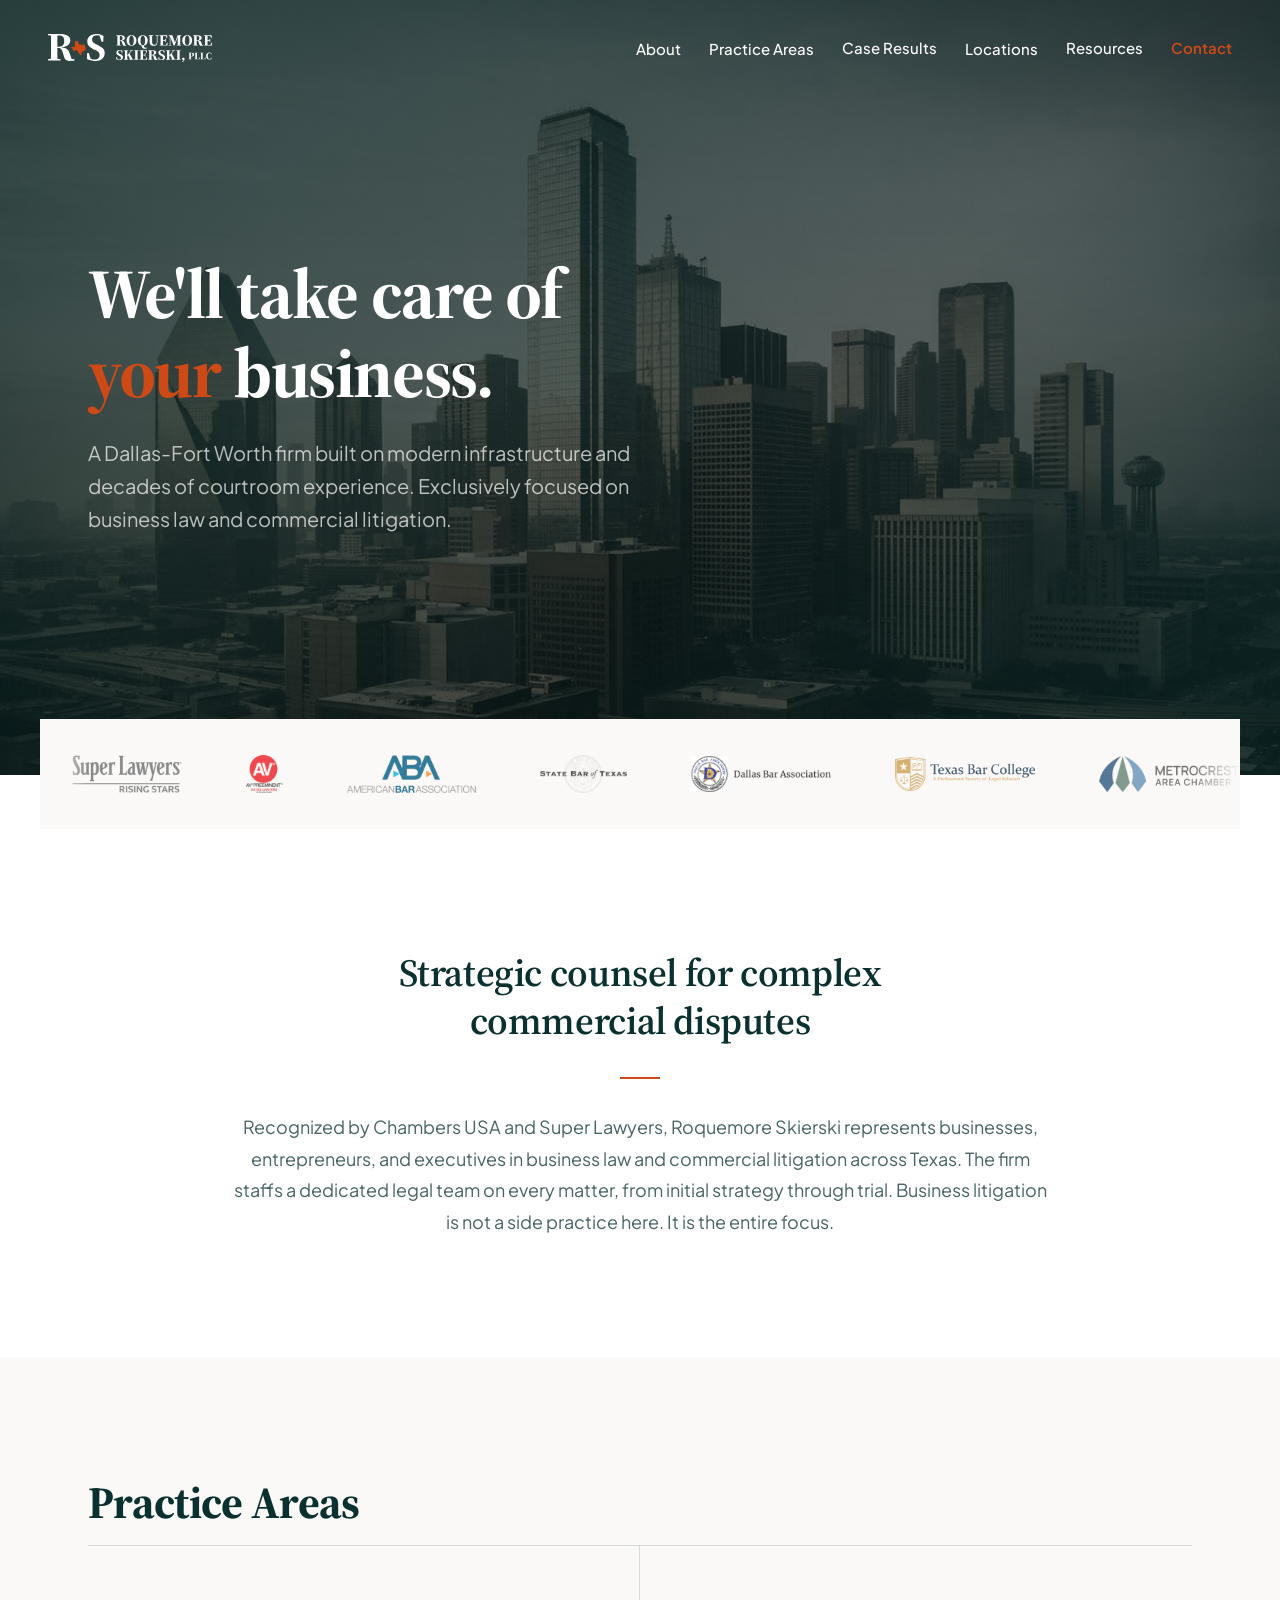
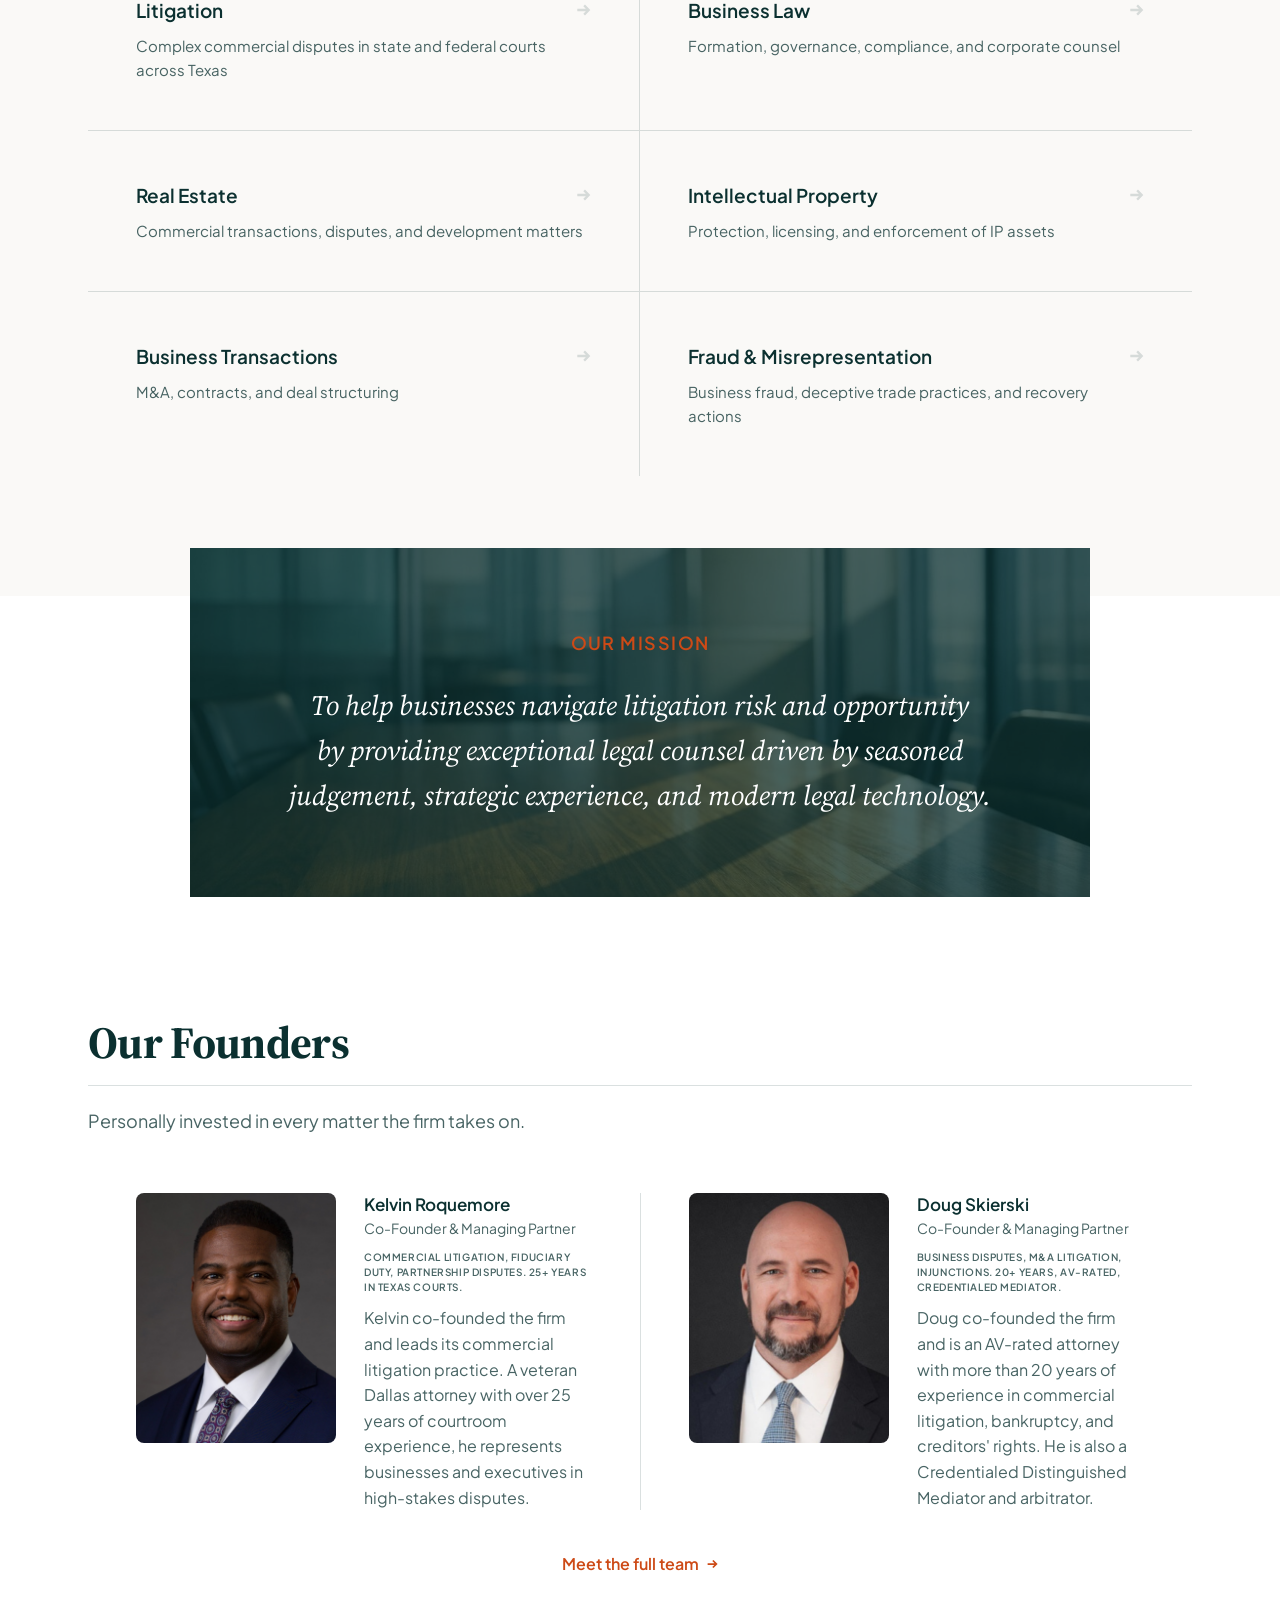
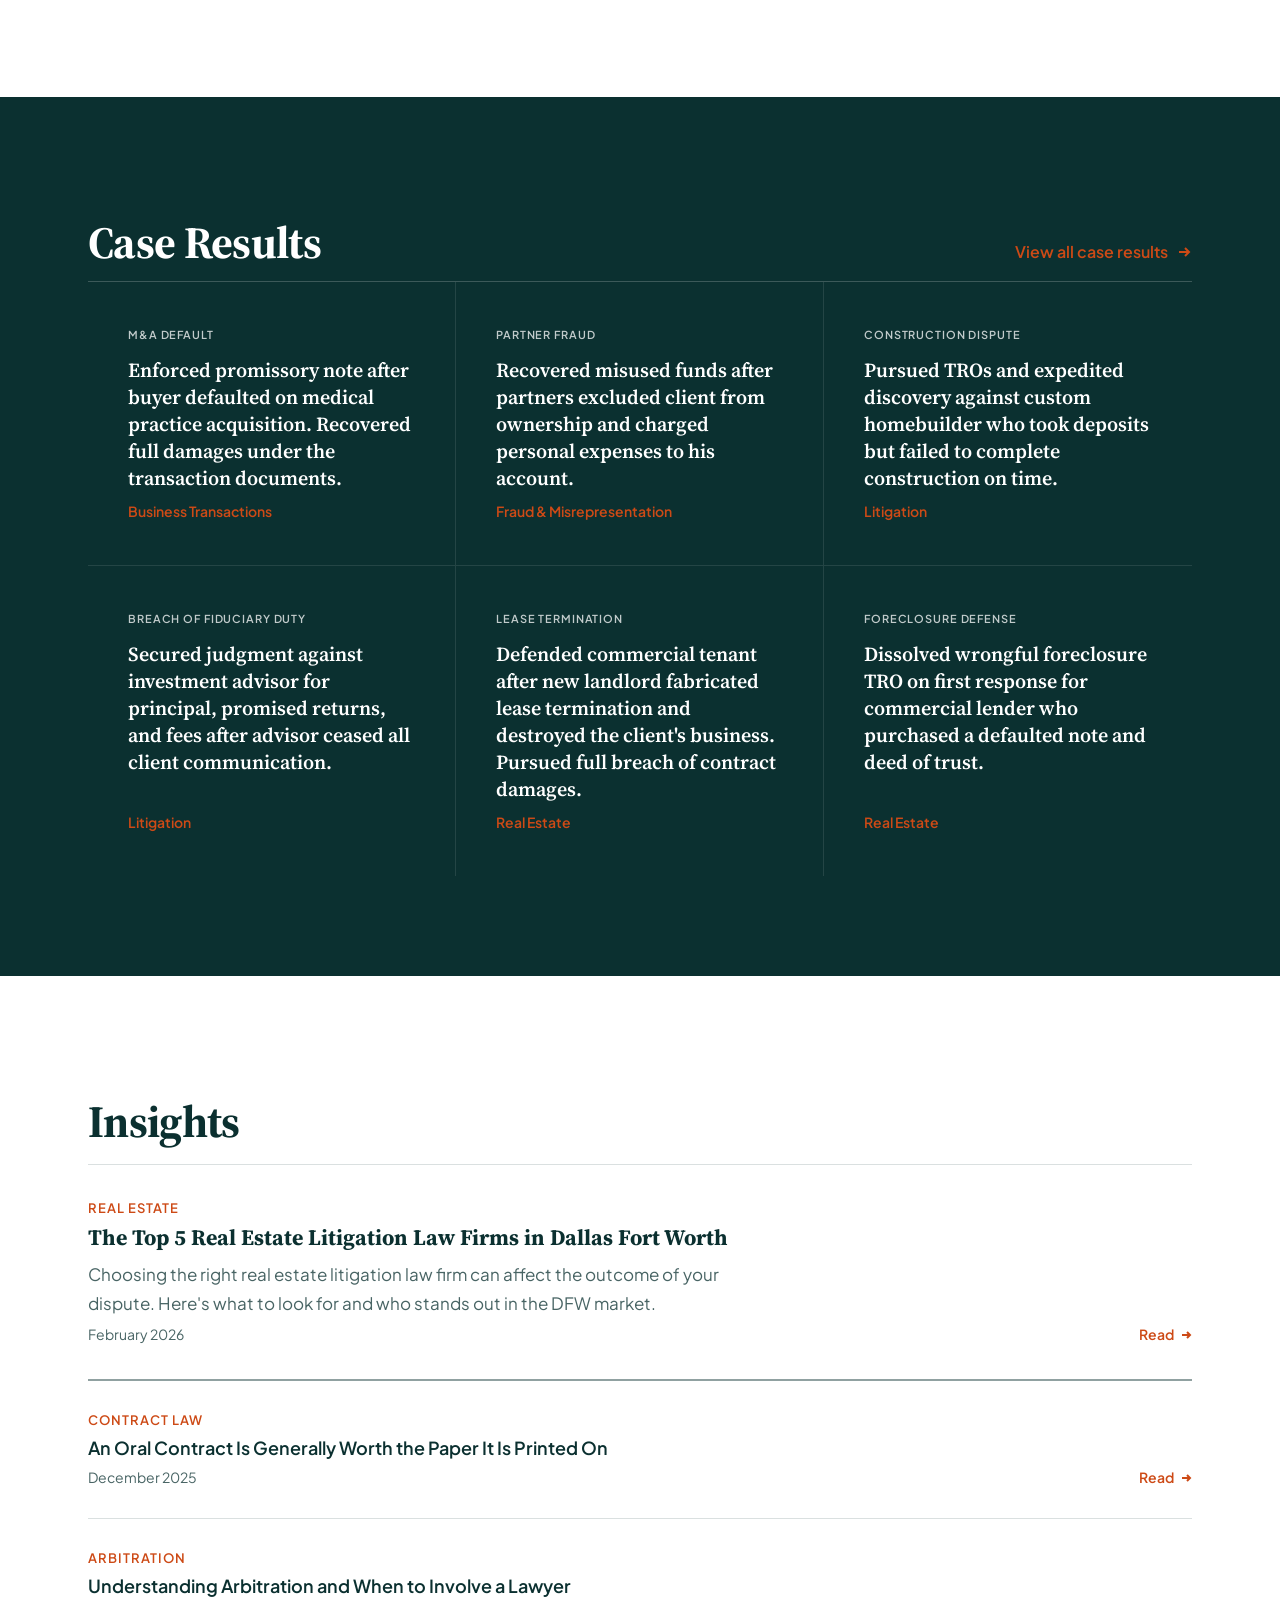
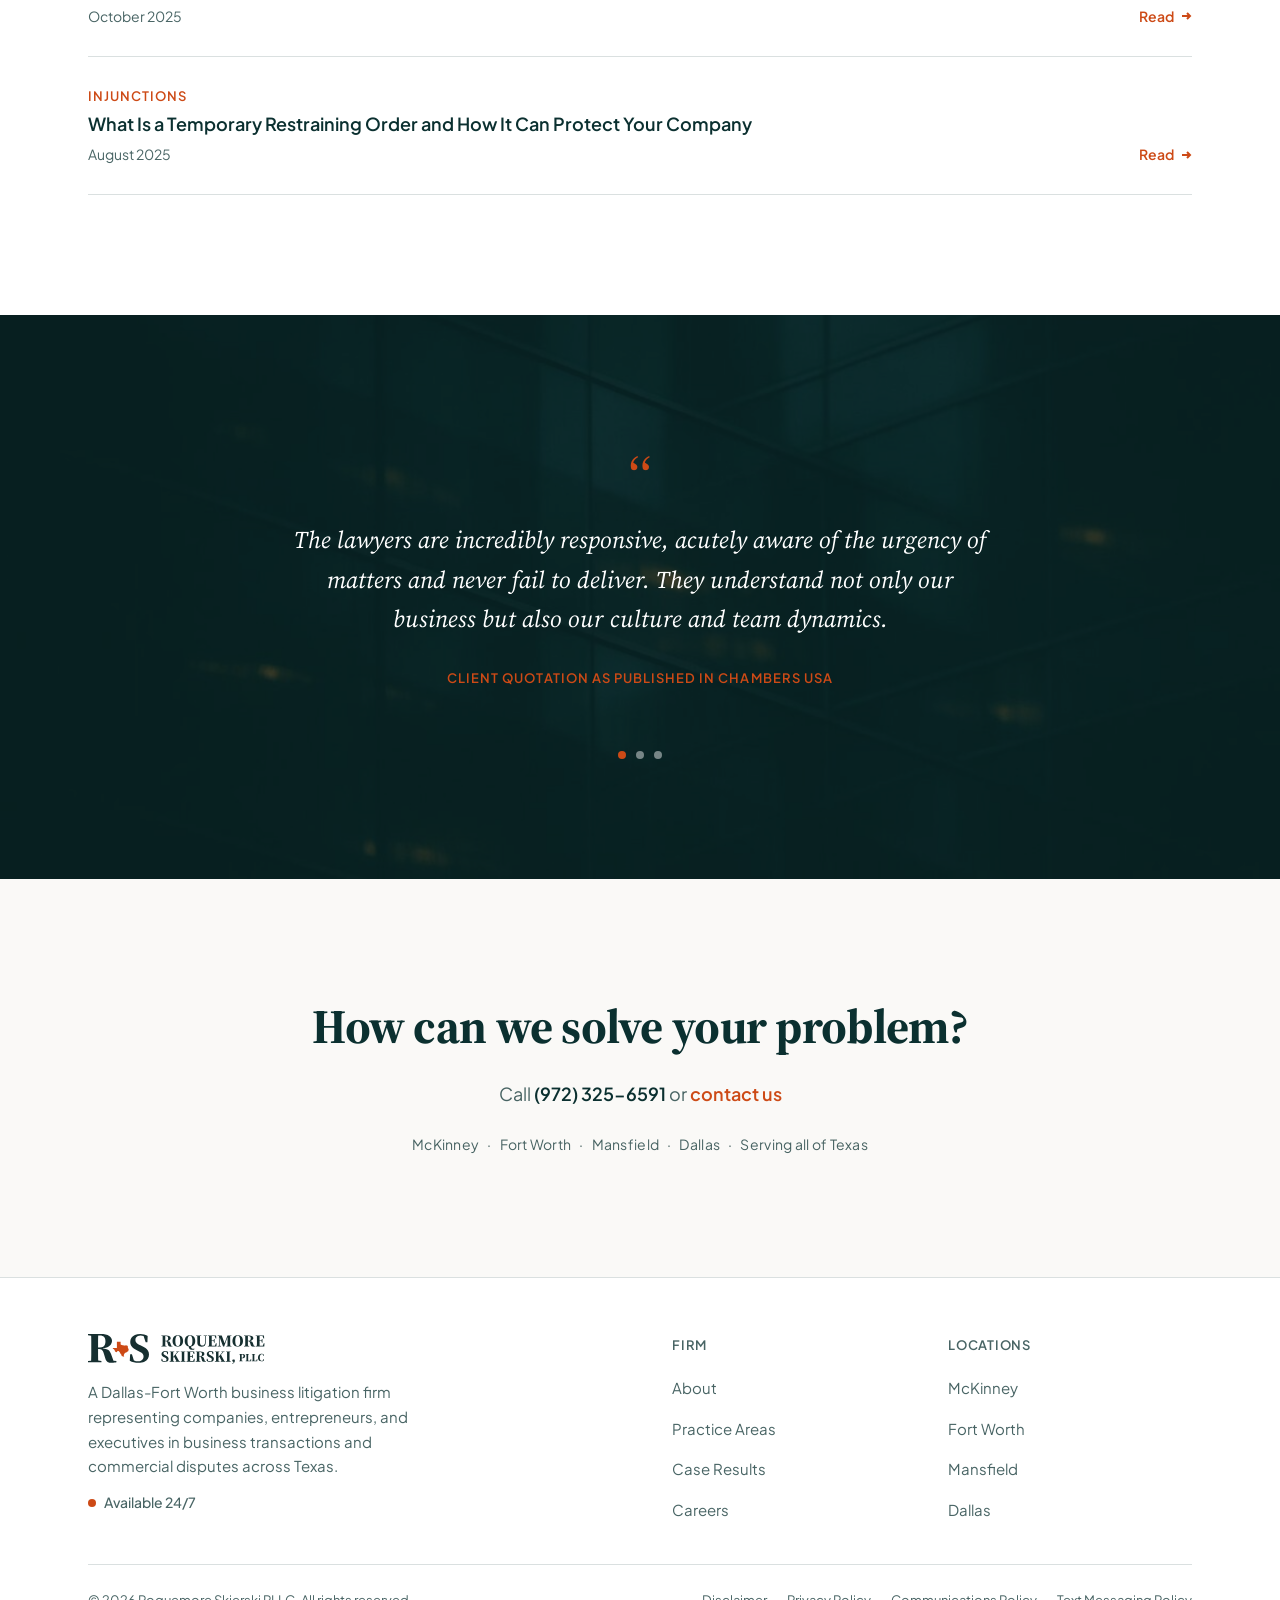
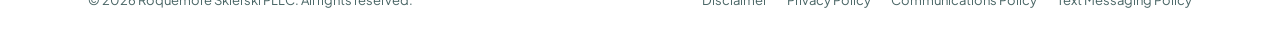
<file: homepage-v1/index.html>
<!DOCTYPE html>
<html lang="en">
<head>
  <meta charset="UTF-8">
  <meta name="viewport" content="width=device-width, initial-scale=1.0">
  <meta http-equiv="Cache-Control" content="no-cache, no-store, must-revalidate">
  <meta http-equiv="Pragma" content="no-cache">
  <meta http-equiv="Expires" content="0">
  <title>Roquemore Skierski PLLC - Dallas Business Litigation</title>
  <link rel="icon" type="image/svg+xml" href="images/favicon.svg">
  <link rel="preconnect" href="https://fonts.googleapis.com">
  <link rel="preconnect" href="https://fonts.gstatic.com" crossorigin>
  <link href="https://fonts.googleapis.com/css2?family=Plus+Jakarta+Sans:wght@400;500;600;700&family=Source+Serif+4:opsz,wght@8..60,400;8..60,600;8..60,700&display=swap" rel="stylesheet">
  <link rel="stylesheet" href="styles/common.css">
  <link rel="stylesheet" href="styles/nav.css">
  <link rel="stylesheet" href="styles/sections/hero.css">
  <link rel="stylesheet" href="styles/sections/positioning.css">
  <link rel="stylesheet" href="styles/sections/practice-areas.css">
  <link rel="stylesheet" href="styles/sections/mission.css">
  <link rel="stylesheet" href="styles/sections/team.css">
  <link rel="stylesheet" href="styles/sections/case-results.css">
  <link rel="stylesheet" href="styles/sections/testimonials.css">
  <link rel="stylesheet" href="styles/sections/insights.css">
  <link rel="stylesheet" href="styles/footer.css">
</head>
<body>

  <a href="#main" class="skip-link">Skip to main content</a>

  <!-- Navigation -->
  <nav class="nav" id="nav">
    <a href="#" class="nav-logo">
      <img class="logo-white" src="images/logo-white.svg" alt="Roquemore Skierski PLLC">
      <img class="logo-color" src="images/logo.svg" alt="Roquemore Skierski PLLC">
    </a>
    <div class="nav-right">
      <ul class="nav-links">
        <li class="nav-dropdown-wrap">
          <a href="#">About</a>
          <div class="mega-panel">
            <div class="mega-panel-inner">
              <div class="mega-panel-left">
                <div class="mega-panel-heading">About the Firm</div>
                <p class="mega-panel-text">Roquemore Skierski represents businesses, entrepreneurs, and executives in business law and commercial litigation across Texas. A dedicated legal team on every matter, from initial strategy through trial.</p>
              </div>
              <div class="mega-panel-right">
                <ul class="mega-panel-links">
                  <li><a href="#">About</a></li>
                  <li><a href="#">Our Team</a></li>
                  <li><a href="#">News</a></li>
                  <li><a href="#">Careers</a></li>
                </ul>
              </div>
            </div>
          </div>
        </li>
        <li class="nav-dropdown-wrap">
          <a href="#">Practice Areas</a>
          <div class="mega-panel">
            <div class="mega-panel-inner mega-panel-full">
              <div class="mega-panel-header">
                <div class="mega-panel-heading">Core Practice Areas</div>
                <a href="#" class="mega-panel-view-all">View all practice areas <svg viewBox="0 0 12 12" fill="none" stroke="currentColor" stroke-width="2"><path d="M2 6h8M7 3l3 3-3 3"/></svg></a>
              </div>
              <div class="mega-panel-grid">
                <a href="#">Litigation</a>
                <a href="#">Business Law</a>
                <a href="#">Real Estate</a>
                <a href="#">Intellectual Property</a>
                <a href="#">Business Transactions</a>
                <a href="#">Fraud &amp; Misrepresentation</a>
              </div>
            </div>
          </div>
        </li>
        <li><a href="#">Case Results</a></li>
        <li class="nav-dropdown-wrap">
          <a href="#">Locations</a>
          <div class="mega-panel">
            <div class="mega-panel-inner">
              <div class="mega-panel-left">
                <div class="mega-panel-heading">Service Areas</div>
                <p class="mega-panel-text">Primary offices in McKinney, Fort Worth, Mansfield, and Dallas. Experienced legal counsel serving all of Texas.</p>
              </div>
            </div>
          </div>
        </li>
        <li><a href="#">Resources</a></li>
        <li><a href="#contact" class="nav-contact">Contact</a></li>
      </ul>
      <button class="nav-hamburger" id="nav-open" aria-label="Open menu">
        <svg viewBox="0 0 24 24" fill="none" stroke="currentColor" stroke-width="2"><line x1="3" y1="6" x2="21" y2="6"/><line x1="3" y1="12" x2="21" y2="12"/><line x1="3" y1="18" x2="21" y2="18"/></svg>
      </button>
    </div>
  </nav>

  <!-- Mobile nav overlay -->
  <div class="mobile-nav" id="mobile-nav">
    <button class="mobile-nav-close" id="nav-close" aria-label="Close menu">
      <svg viewBox="0 0 24 24" fill="none" stroke="currentColor" stroke-width="2"><line x1="4" y1="4" x2="20" y2="20"/><line x1="20" y1="4" x2="4" y2="20"/></svg>
    </button>
    <div class="mobile-nav-group">
      <button class="mobile-nav-toggle">About <span class="toggle-icon">+</span></button>
      <div class="mobile-nav-sub">
        <a href="#">About the Firm</a>
        <a href="#">Our Team</a>
        <a href="#">News</a>
        <a href="#">Careers</a>
      </div>
    </div>
    <div class="mobile-nav-group">
      <button class="mobile-nav-toggle">Practice Areas <span class="toggle-icon">+</span></button>
      <div class="mobile-nav-sub">
        <a href="#">Litigation</a>
        <a href="#">Business Law</a>
        <a href="#">Real Estate</a>
        <a href="#">Intellectual Property</a>
        <a href="#">Business Transactions</a>
        <a href="#">Fraud &amp; Misrepresentation</a>
      </div>
    </div>
    <a href="#">Case Results</a>
    <a href="#">Locations</a>
    <a href="#">Resources</a>
    <a href="#contact" class="mobile-nav-contact">Contact</a>
  </div>

  <main id="main">

  <!-- Hero -->
  <section class="hero" id="hero">
    <div class="hero-bg">
      <img src="images/hero-city.jpg" alt="Dallas cityscape at dusk">
    </div>
    <div class="hero-inner">
      <div class="hero-text" id="hero-text">
        <h1>We'll take care of<br><span class="hero-your" id="hero-your">your </span><span class="hero-slide" id="hero-slide"><span class="hero-cycling" id="hero-cycling">business.</span></span></h1>
        <p class="hero-sub">A Dallas-Fort Worth firm built on modern infrastructure and decades of courtroom experience. Exclusively focused on business law and commercial litigation.</p>
      </div>
    </div>
  </section>

  <!-- Awards -->
  <section class="awards reveal">
    <div class="awards-inner">
      <div class="awards-track">
        <ul class="awards-list">
          <li><img class="award-logo" src="images/awards/superlawyers.png" alt="Super Lawyers Rising Stars"></li>
          <li><img class="award-logo" src="images/awards/av-rated.png" alt="AV Rated - Martindale-Hubbell"></li>
          <li><img class="award-logo" src="images/awards/aba.png" alt="American Bar Association"></li>
          <li><img class="award-logo" src="images/awards/state-bar-tx.png" alt="State Bar of Texas"></li>
          <li><img class="award-logo" src="images/awards/dallas-bar.png" alt="Dallas Bar Association"></li>
          <li><img class="award-logo" src="images/awards/tx-bar-college.png" alt="Texas Bar College"></li>
          <li><img class="award-logo" src="images/awards/metrocrest.png" alt="Metrocrest Area Chamber"></li>
          <li><img class="award-logo" src="images/awards/litigation-section-sbt.png" alt="Litigation Section - State Bar of Texas"></li>
          <li><img class="award-logo" src="images/awards/rotary.png" alt="Rotary"></li>
          <li><img class="award-logo" src="images/awards/tarrant-county-bar.png" alt="Tarrant County Bar"></li>
          <li><img class="award-logo" src="images/awards/dallas-bar-100.png" alt="Dallas Bar Association 100 Club"></li>
        </ul>
        <ul class="awards-list" aria-hidden="true">
          <li><img class="award-logo" src="images/awards/superlawyers.png" alt=""></li>
          <li><img class="award-logo" src="images/awards/av-rated.png" alt=""></li>
          <li><img class="award-logo" src="images/awards/aba.png" alt=""></li>
          <li><img class="award-logo" src="images/awards/state-bar-tx.png" alt=""></li>
          <li><img class="award-logo" src="images/awards/dallas-bar.png" alt=""></li>
          <li><img class="award-logo" src="images/awards/tx-bar-college.png" alt=""></li>
          <li><img class="award-logo" src="images/awards/metrocrest.png" alt=""></li>
          <li><img class="award-logo" src="images/awards/litigation-section-sbt.png" alt=""></li>
          <li><img class="award-logo" src="images/awards/rotary.png" alt=""></li>
          <li><img class="award-logo" src="images/awards/tarrant-county-bar.png" alt=""></li>
          <li><img class="award-logo" src="images/awards/dallas-bar-100.png" alt=""></li>
        </ul>
      </div>
    </div>
  </section>

  <!-- Positioning -->
  <section class="positioning">
    <div class="positioning-inner">
      <h2 class="reveal">Strategic counsel for complex<br class="desktop-br"> commercial disputes</h2>
      <hr class="positioning-rule reveal" data-delay="1">
      <p class="reveal" data-delay="2">Recognized by Chambers USA and Super Lawyers, Roquemore Skierski represents businesses, entrepreneurs, and executives in business law and commercial litigation across Texas. The firm staffs a dedicated legal team on every matter, from initial strategy through trial. Business litigation is not a side practice here. It is the entire focus.</p>
    </div>
  </section>

  <!-- Practice Areas -->
  <section class="practice-areas" id="practice-areas">
    <div class="container">
      <h2 class="reveal">Practice Areas</h2>
      <hr class="practice-areas-rule reveal" data-delay="1">
      <div class="practice-grid">
        <a href="#" class="practice-cell reveal" data-delay="1">
          <div class="practice-cell-name">
            Litigation
            <svg viewBox="0 0 14 14" fill="none" stroke="currentColor" stroke-width="2"><path d="M2 7h10M8 3l4 4-4 4"/></svg>
          </div>
          <p class="practice-cell-desc">Complex commercial disputes in state and federal courts across Texas</p>
        </a>
        <a href="#" class="practice-cell reveal" data-delay="2">
          <div class="practice-cell-name">
            Business Law
            <svg viewBox="0 0 14 14" fill="none" stroke="currentColor" stroke-width="2"><path d="M2 7h10M8 3l4 4-4 4"/></svg>
          </div>
          <p class="practice-cell-desc">Formation, governance, compliance, and corporate counsel</p>
        </a>
        <a href="#" class="practice-cell reveal" data-delay="2">
          <div class="practice-cell-name">
            Real Estate
            <svg viewBox="0 0 14 14" fill="none" stroke="currentColor" stroke-width="2"><path d="M2 7h10M8 3l4 4-4 4"/></svg>
          </div>
          <p class="practice-cell-desc">Commercial transactions, disputes, and development matters</p>
        </a>
        <a href="#" class="practice-cell reveal" data-delay="3">
          <div class="practice-cell-name">
            Intellectual Property
            <svg viewBox="0 0 14 14" fill="none" stroke="currentColor" stroke-width="2"><path d="M2 7h10M8 3l4 4-4 4"/></svg>
          </div>
          <p class="practice-cell-desc">Protection, licensing, and enforcement of IP assets</p>
        </a>
        <a href="#" class="practice-cell reveal" data-delay="3">
          <div class="practice-cell-name">
            Business Transactions
            <svg viewBox="0 0 14 14" fill="none" stroke="currentColor" stroke-width="2"><path d="M2 7h10M8 3l4 4-4 4"/></svg>
          </div>
          <p class="practice-cell-desc">M&amp;A, contracts, and deal structuring</p>
        </a>
        <a href="#" class="practice-cell reveal" data-delay="4">
          <div class="practice-cell-name">
            Fraud &amp; Misrepresentation
            <svg viewBox="0 0 14 14" fill="none" stroke="currentColor" stroke-width="2"><path d="M2 7h10M8 3l4 4-4 4"/></svg>
          </div>
          <p class="practice-cell-desc">Business fraud, deceptive trade practices, and recovery actions</p>
        </a>
      </div>
    </div>
  </section>

  <!-- Mission -->
  <section class="mission reveal">
    <div class="mission-block">
      <div class="mission-bg">
        <img src="images/section-break.jpg" alt="Conference table in a modern office">
      </div>
      <div class="mission-content">
        <div class="mission-label">Our Mission</div>
        <p class="mission-text">To help businesses navigate litigation risk and opportunity by providing exceptional legal counsel driven by seasoned judgement, strategic experience, and modern legal technology.</p>
      </div>
    </div>
  </section>

  <!-- Team -->
  <section class="team" id="team">
    <div class="container">
      <h2 class="reveal">Our Founders</h2>
      <hr class="team-rule reveal" data-delay="1">
      <p class="team-intro reveal" data-delay="1">Personally invested in every matter the firm takes on.</p>
      <div class="team-grid reveal" data-delay="2">
        <div class="team-member">
          <div class="team-member-photo">
            <img src="images/kr.jpg" alt="Kelvin Roquemore">
          </div>
          <div class="team-member-info">
            <span class="team-member-name">Kelvin Roquemore</span>
            <span class="team-member-title">Co-Founder &amp; Managing Partner</span>
            <span class="team-member-focus">Commercial litigation, fiduciary duty, partnership disputes. 25+ years in Texas courts.</span>
            <p class="team-member-bio">Kelvin co-founded the firm and leads its commercial litigation practice. A veteran Dallas attorney with over 25 years of courtroom experience, he represents businesses and executives in high-stakes disputes.</p>
          </div>
        </div>
        <div class="team-member">
          <div class="team-member-photo">
            <img src="images/ds.jpg" alt="Doug Skierski">
          </div>
          <div class="team-member-info">
            <span class="team-member-name">Doug Skierski</span>
            <span class="team-member-title">Co-Founder &amp; Managing Partner</span>
            <span class="team-member-focus">Business disputes, M&amp;A litigation, injunctions. 20+ years, AV-rated, credentialed mediator.</span>
            <p class="team-member-bio">Doug co-founded the firm and is an AV-rated attorney with more than 20 years of experience in commercial litigation, bankruptcy, and creditors' rights. He is also a Credentialed Distinguished Mediator and arbitrator.</p>
          </div>
        </div>
      </div>
      <div class="team-cta reveal" data-delay="3">
        <a href="#">
          Meet the full team
          <svg viewBox="0 0 16 16" fill="none" stroke="currentColor" stroke-width="2"><path d="M3 8h10M9 4l4 4-4 4"/></svg>
        </a>
      </div>
    </div>
  </section>

  <!-- Case Results -->
  <section class="case-results" id="case-results">
    <div class="container">
      <div class="case-results-header reveal">
        <h2>Case Results</h2>
        <a href="#" class="results-link">
          View all case results
          <svg viewBox="0 0 16 16" fill="none" stroke="currentColor" stroke-width="2"><path d="M3 8h10M9 4l4 4-4 4"/></svg>
        </a>
      </div>
      <hr class="case-results-rule reveal" data-delay="1">
      <div class="results-grid">
        <div class="results-grid-cell reveal" data-delay="1">
          <div class="result-label">M&amp;A Default</div>
          <div class="result-outcome">Enforced promissory note after buyer defaulted on medical practice acquisition. Recovered full damages under the transaction documents.</div>
          <div class="result-category"><a href="#">Business Transactions</a></div>
        </div>
        <div class="results-grid-cell reveal" data-delay="2">
          <div class="result-label">Partner Fraud</div>
          <div class="result-outcome">Recovered misused funds after partners excluded client from ownership and charged personal expenses to his account.</div>
          <div class="result-category"><a href="#">Fraud &amp; Misrepresentation</a></div>
        </div>
        <div class="results-grid-cell reveal" data-delay="3">
          <div class="result-label">Construction Dispute</div>
          <div class="result-outcome">Pursued TROs and expedited discovery against custom homebuilder who took deposits but failed to complete construction on time.</div>
          <div class="result-category"><a href="#">Litigation</a></div>
        </div>
        <div class="results-grid-cell reveal" data-delay="3">
          <div class="result-label">Breach of Fiduciary Duty</div>
          <div class="result-outcome">Secured judgment against investment advisor for principal, promised returns, and fees after advisor ceased all client communication.</div>
          <div class="result-category"><a href="#">Litigation</a></div>
        </div>
        <div class="results-grid-cell reveal" data-delay="4">
          <div class="result-label">Lease Termination</div>
          <div class="result-outcome">Defended commercial tenant after new landlord fabricated lease termination and destroyed the client's business. Pursued full breach of contract damages.</div>
          <div class="result-category"><a href="#">Real Estate</a></div>
        </div>
        <div class="results-grid-cell reveal" data-delay="5">
          <div class="result-label">Foreclosure Defense</div>
          <div class="result-outcome">Dissolved wrongful foreclosure TRO on first response for commercial lender who purchased a defaulted note and deed of trust.</div>
          <div class="result-category"><a href="#">Real Estate</a></div>
        </div>
      </div>
    </div>
  </section>

  <!-- Insights -->
  <section class="insights" id="insights">
    <div class="container">
      <h2 class="reveal">Insights</h2>
      <hr class="insights-rule reveal" data-delay="1">
      <ul class="insights-list">
        <li class="insight-row reveal" data-delay="1">
          <div class="insight-category">Real Estate</div>
          <a href="#" class="insight-title">The Top 5 Real Estate Litigation Law Firms in Dallas Fort Worth</a>
          <p class="insight-excerpt">Choosing the right real estate litigation law firm can affect the outcome of your dispute. Here's what to look for and who stands out in the DFW market.</p>
          <div class="insight-meta">
            <span class="insight-date">February 2026</span>
            <a href="#" class="insight-link" aria-label="Read: The Top 5 Real Estate Litigation Law Firms in Dallas Fort Worth">Read <svg viewBox="0 0 12 12" fill="none" stroke="currentColor" stroke-width="2"><path d="M2 6h8M7 3l3 3-3 3"/></svg></a>
          </div>
        </li>
        <li class="insight-row reveal" data-delay="2">
          <div class="insight-category">Contract Law</div>
          <a href="#" class="insight-title">An Oral Contract Is Generally Worth the Paper It Is Printed On</a>
          <div class="insight-meta">
            <span class="insight-date">December 2025</span>
            <a href="#" class="insight-link" aria-label="Read: An Oral Contract Is Generally Worth the Paper It Is Printed On">Read <svg viewBox="0 0 12 12" fill="none" stroke="currentColor" stroke-width="2"><path d="M2 6h8M7 3l3 3-3 3"/></svg></a>
          </div>
        </li>
        <li class="insight-row reveal" data-delay="3">
          <div class="insight-category">Arbitration</div>
          <a href="#" class="insight-title">Understanding Arbitration and When to Involve a Lawyer</a>
          <div class="insight-meta">
            <span class="insight-date">October 2025</span>
            <a href="#" class="insight-link" aria-label="Read: Understanding Arbitration and When to Involve a Lawyer">Read <svg viewBox="0 0 12 12" fill="none" stroke="currentColor" stroke-width="2"><path d="M2 6h8M7 3l3 3-3 3"/></svg></a>
          </div>
        </li>
        <li class="insight-row reveal" data-delay="4">
          <div class="insight-category">Injunctions</div>
          <a href="#" class="insight-title">What Is a Temporary Restraining Order and How It Can Protect Your Company</a>
          <div class="insight-meta">
            <span class="insight-date">August 2025</span>
            <a href="#" class="insight-link" aria-label="Read: What Is a Temporary Restraining Order and How It Can Protect Your Company">Read <svg viewBox="0 0 12 12" fill="none" stroke="currentColor" stroke-width="2"><path d="M2 6h8M7 3l3 3-3 3"/></svg></a>
          </div>
        </li>
      </ul>
    </div>
  </section>

  <!-- Testimonials -->
  <section class="testimonials" id="testimonials">
    <div class="testimonials-bg">
      <img src="images/testimonial-bg.jpg" alt="Dallas skyline">
    </div>
    <div class="testimonials-inner">
      <div class="testimonial-carousel" id="testimonial-carousel">
        <div class="testimonial-slide active" data-slide="0">
          <div class="testimonial-mark">&ldquo;</div>
          <p class="testimonial-quote">The lawyers are incredibly responsive, acutely aware of the urgency of matters and never fail to deliver. They understand not only our business but also our culture and team dynamics.</p>
          <p class="testimonial-attr">Client quotation as published in Chambers USA</p>
        </div>
        <div class="testimonial-slide" data-slide="1">
          <div class="testimonial-mark">&ldquo;</div>
          <p class="testimonial-quote">Roquemore Skierski combines rigorous legal strategy with a deep understanding of business operations. Their team approach means someone with full knowledge of our matter is always accessible.</p>
          <p class="testimonial-attr">Client quotation as published in Chambers USA</p>
        </div>
        <div class="testimonial-slide" data-slide="2">
          <div class="testimonial-mark">&ldquo;</div>
          <p class="testimonial-quote">A firm that treats every matter as if their own business were at stake. Their courtroom preparation is thorough, their counsel is practical, and their results consistently speak for themselves.</p>
          <p class="testimonial-attr">Client quotation as published in Chambers USA</p>
        </div>
      </div>
      <div class="testimonial-dots" id="testimonial-dots">
        <button class="testimonial-dot active" data-dot="0" aria-label="Testimonial 1"></button>
        <button class="testimonial-dot" data-dot="1" aria-label="Testimonial 2"></button>
        <button class="testimonial-dot" data-dot="2" aria-label="Testimonial 3"></button>
      </div>
    </div>
  </section>

  <!-- Footer CTA -->
  <section class="footer-cta reveal" id="contact">
    <h2>How can we solve your problem?</h2>
    <p class="footer-cta-contact">
      Call <a href="tel:9723256591" class="phone">(972) 325-6591</a> or
      <a href="#" class="cta-link">contact us</a>
    </p>
    <p class="footer-cta-locations">
      McKinney<span>&middot;</span>Fort Worth<span>&middot;</span>Mansfield<span>&middot;</span>Dallas<span>&middot;</span>Serving all of Texas
    </p>
  </section>

  </main>

  <!-- Footer -->
  <footer class="site-footer">
    <div class="container">
      <div class="footer-top">
        <div class="footer-brand">
          <img src="images/logo.svg" alt="Roquemore Skierski PLLC">
          <p>A Dallas-Fort Worth business litigation firm representing companies, entrepreneurs, and executives in business transactions and commercial disputes across Texas.</p>
          <div class="footer-available">
            <span class="footer-available-dot"></span>
            Available 24/7
          </div>
        </div>
        <div class="footer-nav">
          <div>
            <h3>Firm</h3>
            <ul>
              <li><a href="#">About</a></li>
              <li><a href="#">Practice Areas</a></li>
              <li><a href="#">Case Results</a></li>
              <li><a href="#">Careers</a></li>
            </ul>
          </div>
          <div>
            <h3>Locations</h3>
            <ul>
              <li><a href="#">McKinney</a></li>
              <li><a href="#">Fort Worth</a></li>
              <li><a href="#">Mansfield</a></li>
              <li><a href="#">Dallas</a></li>
            </ul>
          </div>
        </div>
      </div>
      <div class="footer-bottom">
        <span class="footer-copyright">&copy; 2026 Roquemore Skierski PLLC. All rights reserved.</span>
        <div class="footer-legal">
          <a href="#">Disclaimer</a>
          <a href="#">Privacy Policy</a>
          <a href="#">Communications Policy</a>
          <a href="#">Text Messaging Policy</a>
        </div>
      </div>
    </div>
  </footer>

  <script>
    (function() {
      // ==========================================
      // NAVIGATION
      // ==========================================
      var nav = document.getElementById('nav');
      window.addEventListener('scroll', function() {
        nav.classList.toggle('scrolled', window.scrollY > 40);
      }, { passive: true });

      // Mega panel hover (JS-managed with intent-aware switching)
      var dropdownWraps = Array.prototype.slice.call(document.querySelectorAll('.nav-dropdown-wrap'));
      var panelCloseTimer = null;
      var panelSwitchTimer = null;
      var pendingWrap = null;
      var activeWrap = null;
      var activePanel = null;
      var mouseTrail = [];
      var PANEL_CLOSE_DELAY = 180;
      var PANEL_SWITCH_DELAY = 110;

      document.addEventListener('mousemove', function(event) {
        mouseTrail.push({ x: event.clientX, y: event.clientY });
        if (mouseTrail.length > 6) mouseTrail.shift();
      }, { passive: true });

      function clearCloseTimer() {
        clearTimeout(panelCloseTimer);
        panelCloseTimer = null;
      }

      function clearSwitchTimer() {
        clearTimeout(panelSwitchTimer);
        panelSwitchTimer = null;
        pendingWrap = null;
      }

      function closeActivePanel() {
        clearCloseTimer();
        clearSwitchTimer();
        if (!activeWrap || !activePanel) return;
        activePanel.classList.remove('open');
        activeWrap.classList.remove('panel-active');
        activeWrap = null;
        activePanel = null;
      }

      function openPanelForWrap(wrap) {
        var panel = wrap.querySelector('.mega-panel');
        if (!panel) return;
        clearCloseTimer();
        clearSwitchTimer();
        if (activeWrap === wrap) return;
        if (activePanel && activePanel !== panel) {
          activePanel.classList.remove('open');
        }
        if (activeWrap && activeWrap !== wrap) {
          activeWrap.classList.remove('panel-active');
        }
        panel.classList.add('open');
        wrap.classList.add('panel-active');
        activeWrap = wrap;
        activePanel = panel;
      }

      function pointerIsInside(rect, point) {
        return point &&
          point.x >= rect.left &&
          point.x <= rect.right &&
          point.y >= rect.top &&
          point.y <= rect.bottom;
      }

      function pointerIsInsideActiveRegion() {
        var point = mouseTrail[mouseTrail.length - 1];
        if (!point || !activeWrap || !activePanel) return false;
        return pointerIsInside(activeWrap.getBoundingClientRect(), point) ||
          pointerIsInside(activePanel.getBoundingClientRect(), point);
      }

      function scheduleActiveClose() {
        clearCloseTimer();
        if (!activePanel) return;
        panelCloseTimer = setTimeout(function() {
          if (!pointerIsInsideActiveRegion()) {
            closeActivePanel();
          }
        }, PANEL_CLOSE_DELAY);
      }

      function isMovingTowardActivePanel() {
        if (!activePanel || mouseTrail.length < 2) return false;
        var previousPoint = mouseTrail[mouseTrail.length - 2];
        var currentPoint = mouseTrail[mouseTrail.length - 1];
        var panelRect = activePanel.getBoundingClientRect();
        var deltaY = currentPoint.y - previousPoint.y;
        var deltaX = Math.abs(currentPoint.x - previousPoint.x);
        return currentPoint.y < panelRect.top + 24 &&
          deltaY > 2 &&
          deltaY > deltaX * 0.35;
      }

      function queuePanelSwitch(wrap) {
        clearSwitchTimer();
        pendingWrap = wrap;
        panelSwitchTimer = setTimeout(function() {
          if (pendingWrap === wrap) {
            openPanelForWrap(wrap);
          }
        }, PANEL_SWITCH_DELAY);
      }

      dropdownWraps.forEach(function(wrap) {
        var panel = wrap.querySelector('.mega-panel');
        if (!panel) return;

        wrap.addEventListener('mouseenter', function() {
          clearCloseTimer();
          if (activeWrap && activeWrap !== wrap && isMovingTowardActivePanel()) {
            queuePanelSwitch(wrap);
            return;
          }
          openPanelForWrap(wrap);
        });

        wrap.addEventListener('mouseleave', function() {
          if (pendingWrap === wrap) {
            clearSwitchTimer();
          }
          if (activeWrap === wrap) {
            scheduleActiveClose();
          }
        });

        panel.addEventListener('mouseenter', function() {
          clearCloseTimer();
          clearSwitchTimer();
        });

        panel.addEventListener('mouseleave', function() {
          if (activePanel === panel) {
            scheduleActiveClose();
          }
        });
      });

      // Mobile nav
      var mobileNav = document.getElementById('mobile-nav');
      document.getElementById('nav-open').addEventListener('click', function() {
        mobileNav.classList.add('open');
        document.body.style.overflow = 'hidden';
      });
      document.getElementById('nav-close').addEventListener('click', function() {
        mobileNav.classList.remove('open');
        document.body.style.overflow = '';
      });
      mobileNav.querySelectorAll('a').forEach(function(link) {
        link.addEventListener('click', function() {
          mobileNav.classList.remove('open');
          document.body.style.overflow = '';
        });
      });

      // Mobile nav accordion
      document.querySelectorAll('.mobile-nav-toggle').forEach(function(toggle) {
        toggle.addEventListener('click', function() {
          var group = toggle.parentElement;
          // Close others
          document.querySelectorAll('.mobile-nav-group.open').forEach(function(g) {
            if (g !== group) g.classList.remove('open');
          });
          group.classList.toggle('open');
        });
      });

      // ==========================================
      // HERO ANIMATION
      // ==========================================
      var heroText = document.getElementById('hero-text');
      var heroYour = document.getElementById('hero-your');
      var heroSlide = document.getElementById('hero-slide');
      var heroCycling = document.getElementById('hero-cycling');

      // Fade in hero text
      setTimeout(function() {
        heroText.classList.add('visible');
      }, 200);

      // FLIP animation: slide "business" right, fade in "your"
      setTimeout(function() {
        // First: record current position
        var firstRect = heroSlide.getBoundingClientRect();

        // Layout change: put "your" in flow
        heroYour.classList.add('in-flow');

        // Last: record new position
        var lastRect = heroSlide.getBoundingClientRect();
        var dx = firstRect.left - lastRect.left;
        var dy = firstRect.top - lastRect.top;

        // Invert: snap back visually
        heroSlide.style.transition = 'none';
        heroSlide.style.transform = 'translate(' + dx + 'px,' + dy + 'px)';

        // Play: animate to final position
        requestAnimationFrame(function() {
          requestAnimationFrame(function() {
            heroSlide.style.transition = 'transform 0.8s cubic-bezier(0.16, 1, 0.3, 1)';
            heroSlide.style.transform = '';
            heroYour.classList.add('visible');
          });
        });
      }, 1400);

      // Start cycling practice areas
      var isMobile = window.innerWidth <= 768;
      var cyclingWords = isMobile
        ? ['business.', 'litigation.', 'real estate.', 'trademarks.', 'contracts.', 'disputes.']
        : ['business.', 'litigation.', 'real estate.', 'intellectual property.', 'contracts.', 'disputes.'];
      var cyclingIndex = 0;

      function cycleWord() {
        heroCycling.style.opacity = '0';
        setTimeout(function() {
          cyclingIndex = (cyclingIndex + 1) % cyclingWords.length;
          heroCycling.textContent = cyclingWords[cyclingIndex];
          heroCycling.style.opacity = '1';
        }, 400);
      }

      // First change shortly after FLIP settles, then regular interval
      setTimeout(function() {
        cycleWord();
        setInterval(cycleWord, 5000);
      }, 2800);

      // ==========================================
      // SCROLL REVEAL
      // ==========================================
      var reveals = document.querySelectorAll('.reveal');
      var revealObserver = new IntersectionObserver(function(entries) {
        entries.forEach(function(entry) {
          if (entry.isIntersecting) {
            entry.target.classList.add('visible');
            revealObserver.unobserve(entry.target);
          }
        });
      }, { threshold: 0.1 });

      reveals.forEach(function(el) {
        revealObserver.observe(el);
      });

      // ==========================================
      // TESTIMONIAL CAROUSEL
      // ==========================================
      var slides = document.querySelectorAll('.testimonial-slide');
      var dots = document.querySelectorAll('.testimonial-dot');
      var currentSlide = 0;
      var autoplayTimer;

      function goToSlide(index) {
        slides[currentSlide].classList.remove('active');
        dots[currentSlide].classList.remove('active');
        currentSlide = index;
        slides[currentSlide].classList.add('active');
        dots[currentSlide].classList.add('active');
      }

      function nextSlide() {
        goToSlide((currentSlide + 1) % slides.length);
      }

      function startAutoplay() {
        autoplayTimer = setInterval(nextSlide, 6000);
      }

      dots.forEach(function(dot) {
        dot.addEventListener('click', function() {
          clearInterval(autoplayTimer);
          goToSlide(parseInt(dot.dataset.dot));
          startAutoplay();
        });
      });

      // Pause on hover
      var carousel = document.getElementById('testimonial-carousel');
      carousel.addEventListener('mouseenter', function() {
        clearInterval(autoplayTimer);
      });
      carousel.addEventListener('mouseleave', function() {
        startAutoplay();
      });

      startAutoplay();


    })();
  </script>
</body>
</html>
</file>
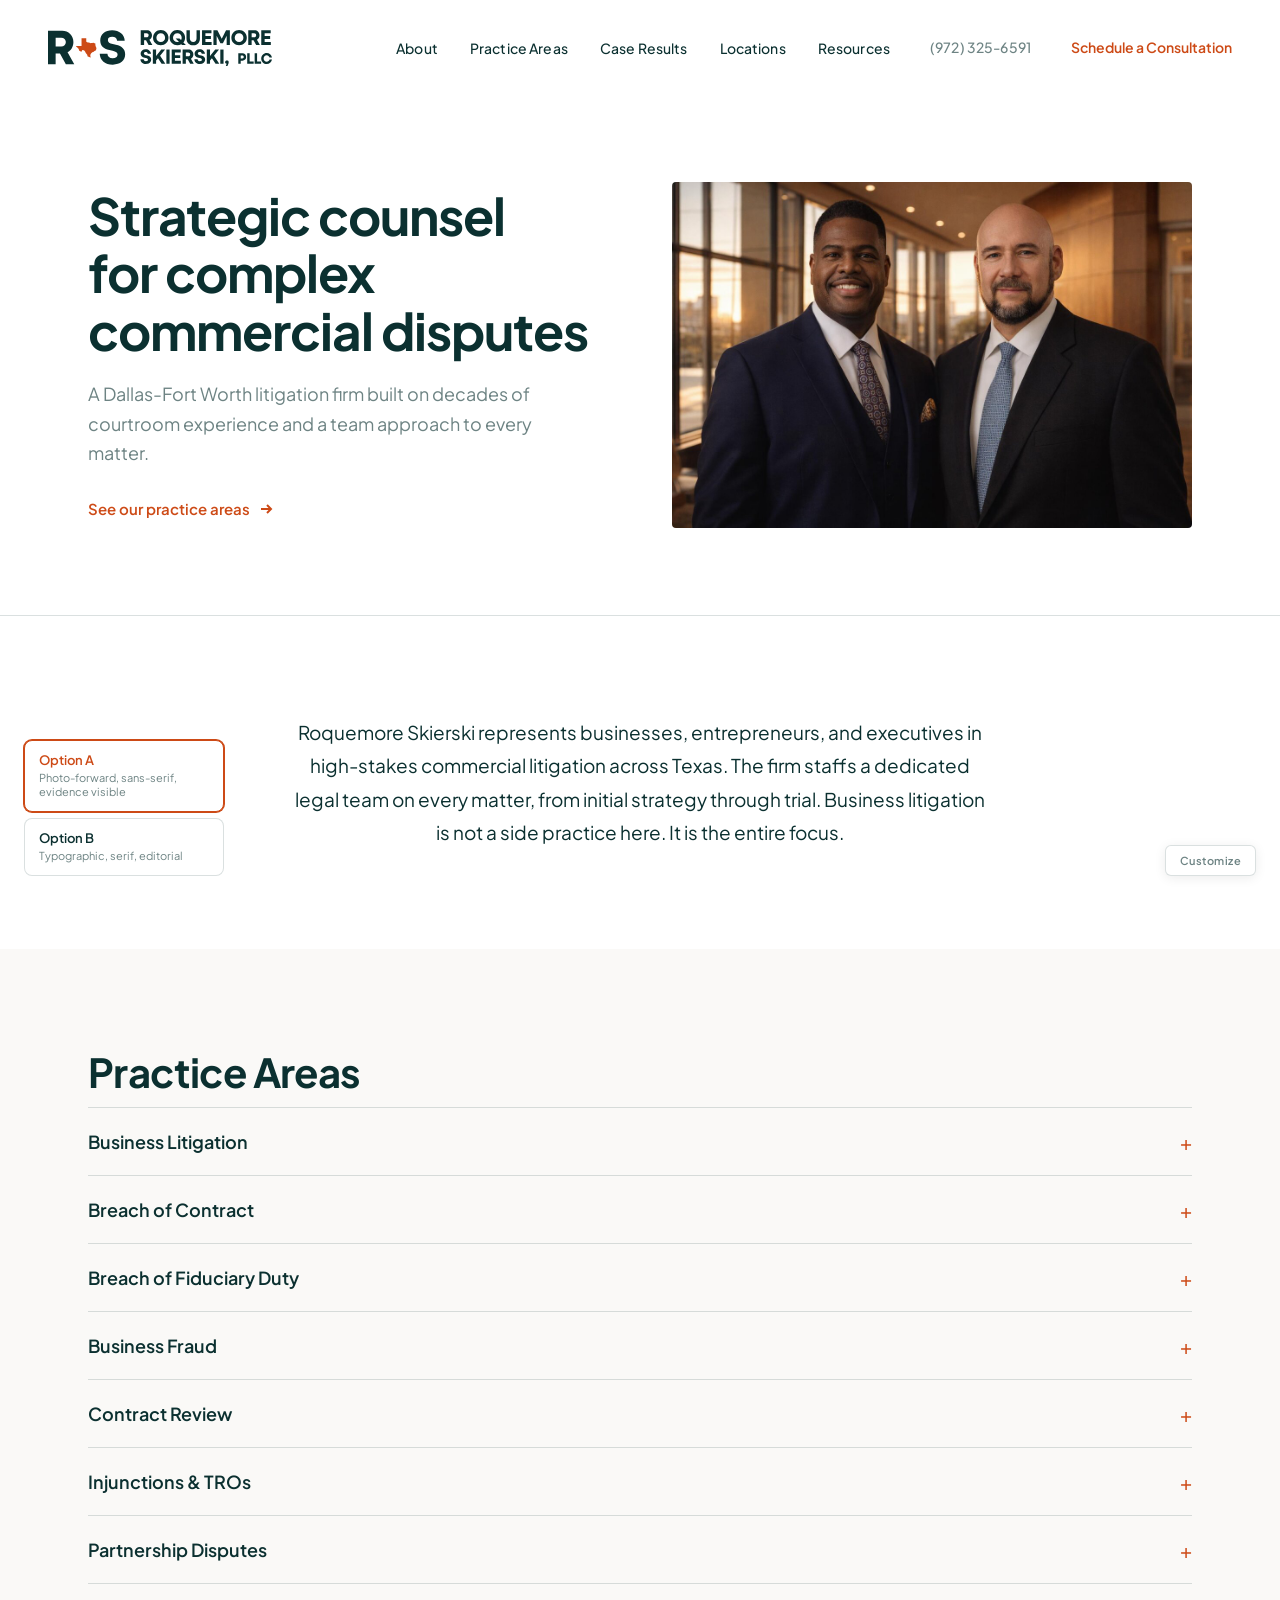
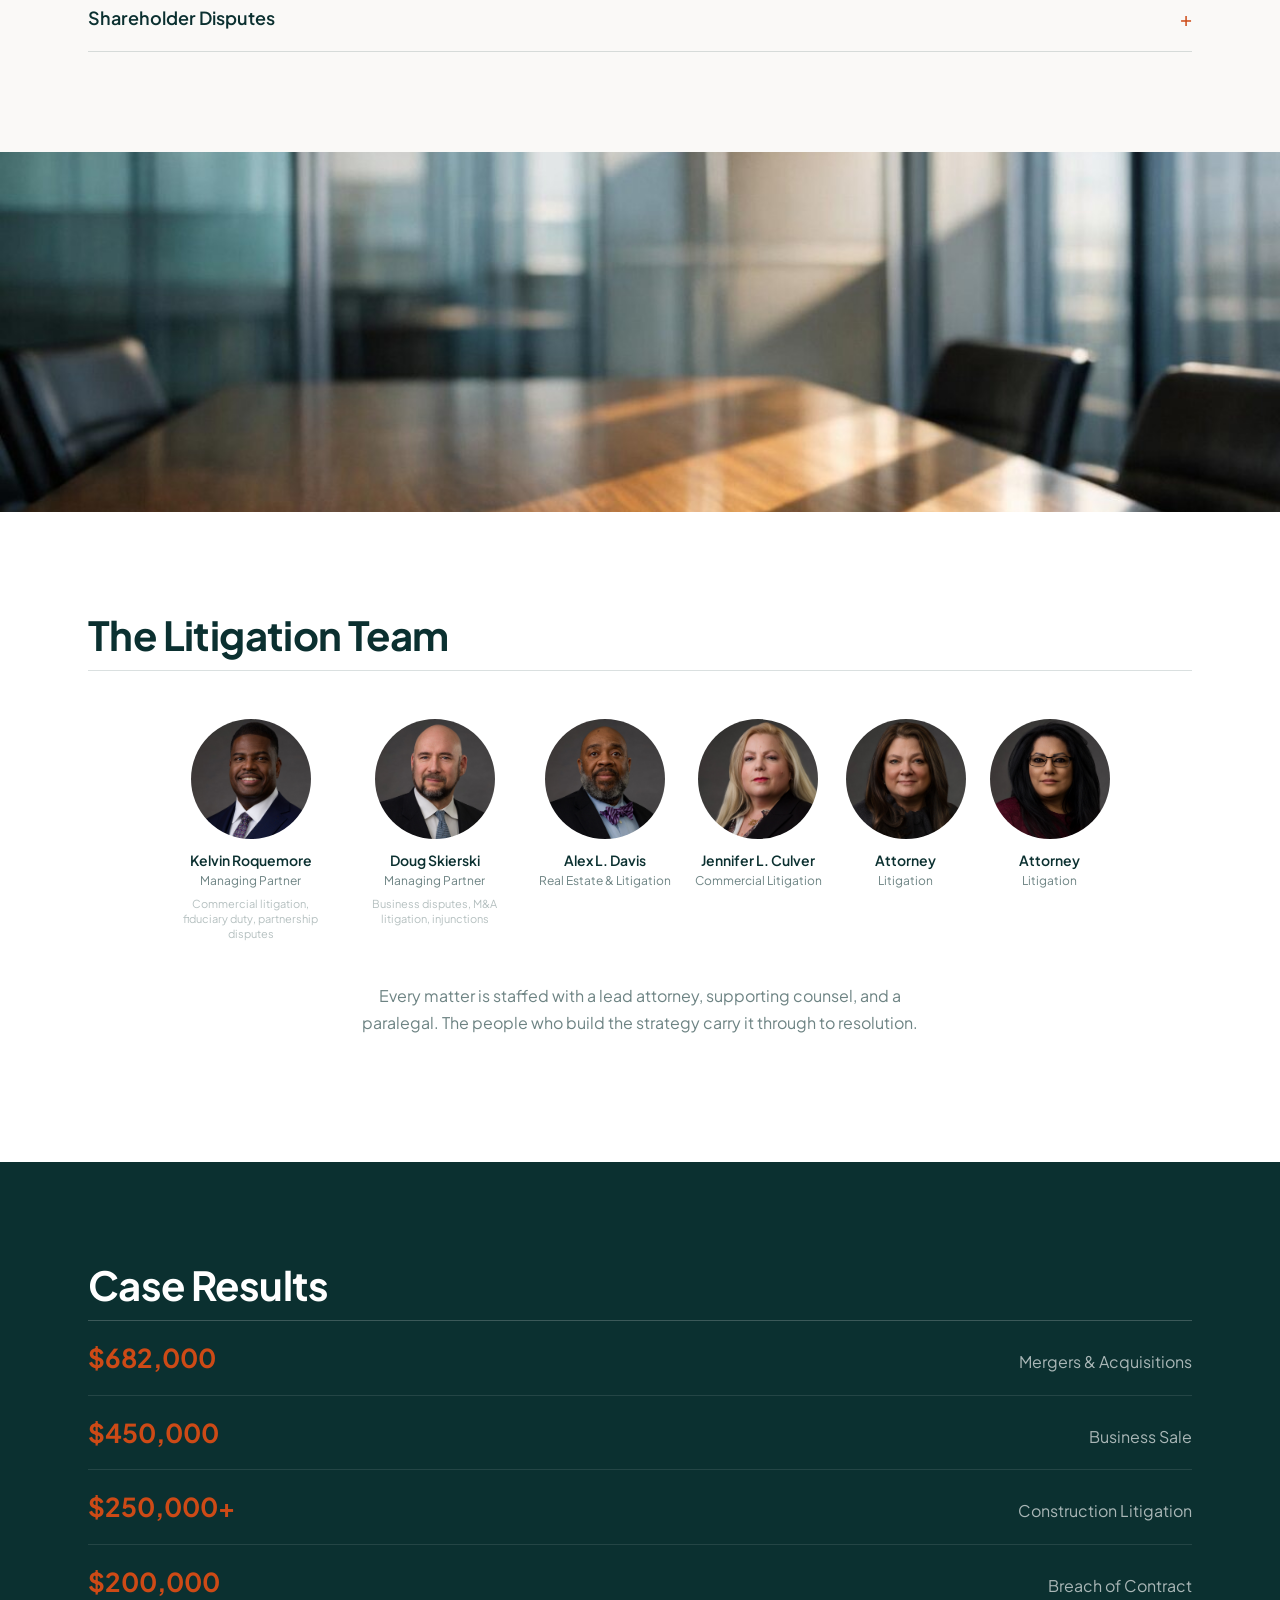
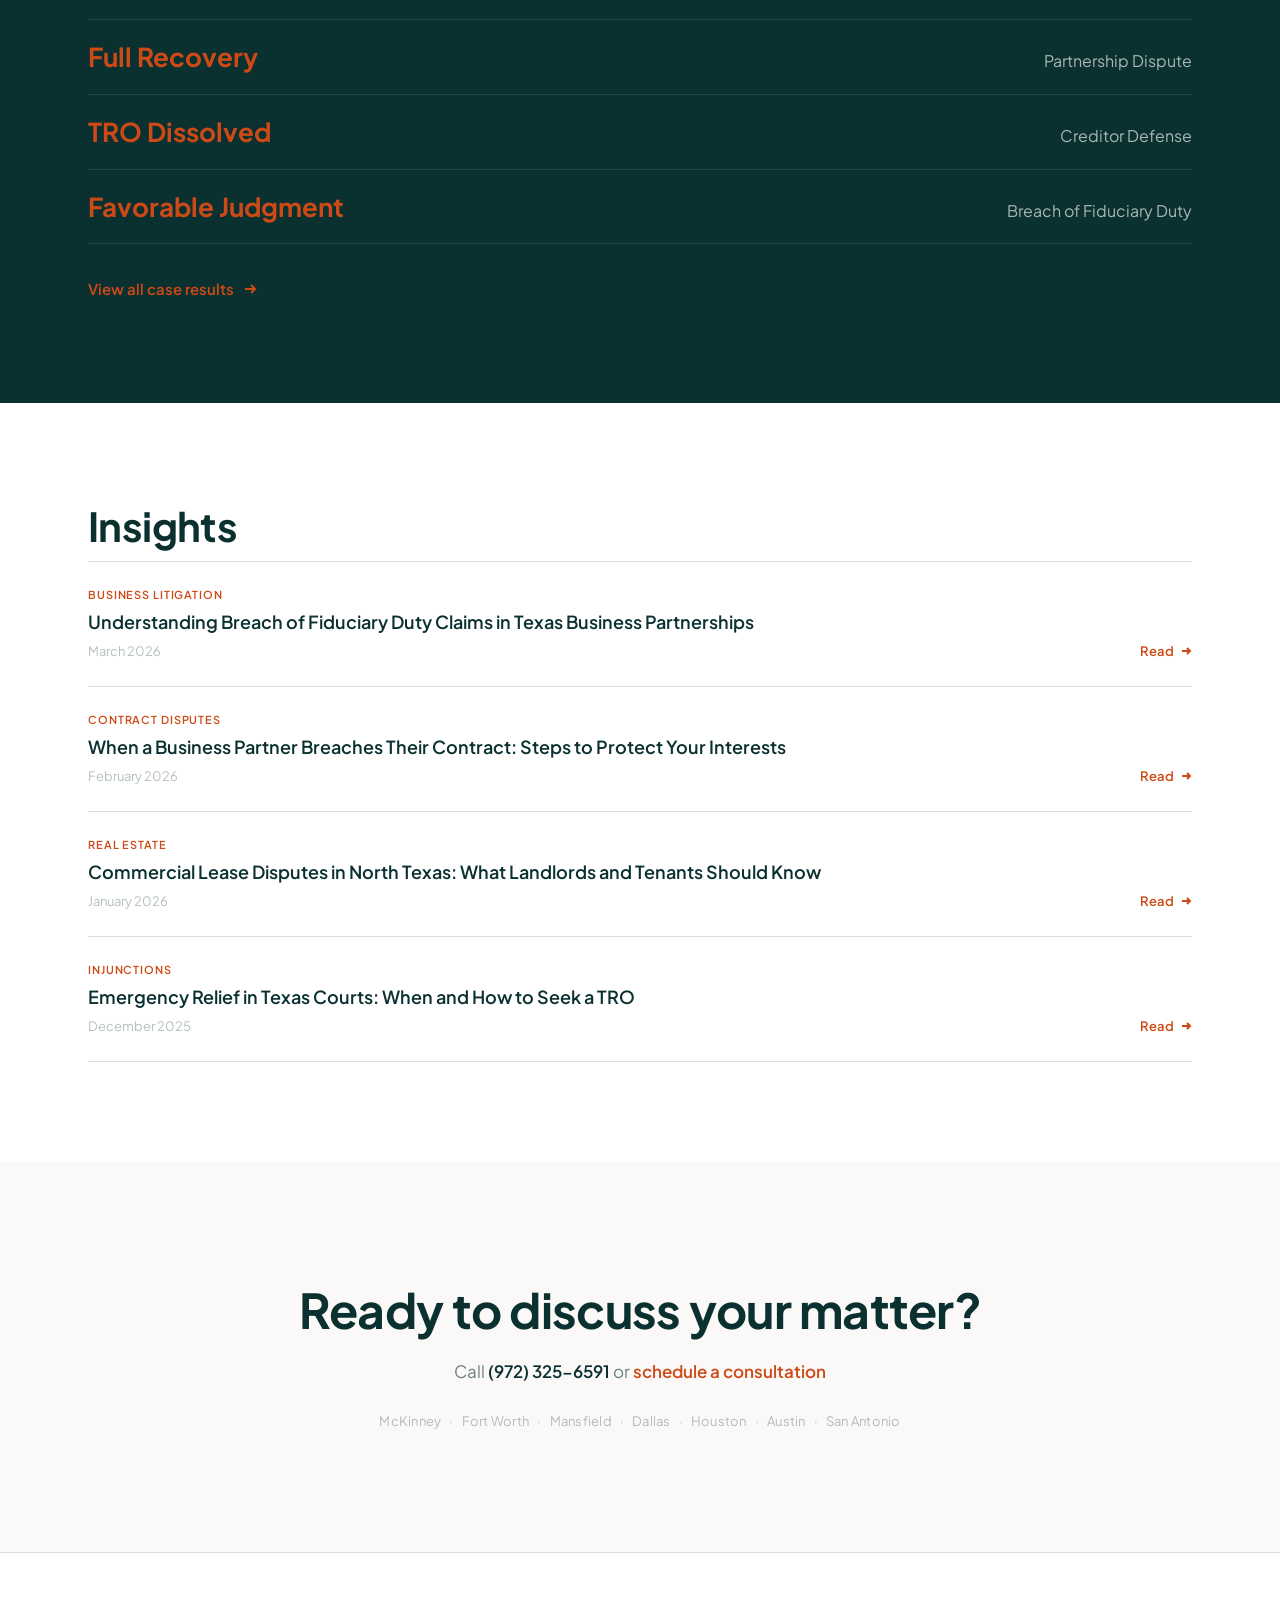
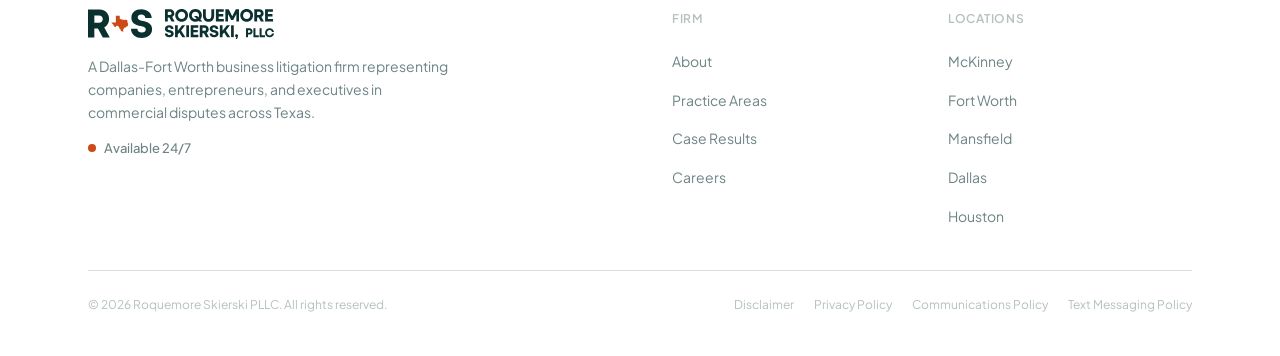
<file: homepage/index.html>
<!DOCTYPE html>
<html lang="en">
<head>
  <meta charset="UTF-8">
  <meta name="viewport" content="width=device-width, initial-scale=1.0">
  <title>Roquemore Skierski PLLC — Dallas Business Litigation</title>
  <link rel="icon" type="image/svg+xml" href="images/favicon.svg">
  <link rel="preconnect" href="https://fonts.googleapis.com">
  <link rel="preconnect" href="https://fonts.gstatic.com" crossorigin>
  <link href="https://fonts.googleapis.com/css2?family=Plus+Jakarta+Sans:wght@400;500;600;700&family=Source+Serif+4:opsz,wght@8..60,400;8..60,600;8..60,700&display=swap" rel="stylesheet">
  <style>
    /* ===========================================
       VARIABLES
       =========================================== */
    :root {
      --teal: #0B3030;
      --teal-90: rgba(11, 48, 48, 0.9);
      --teal-60: rgba(11, 48, 48, 0.6);
      --teal-30: rgba(11, 48, 48, 0.3);
      --teal-15: rgba(11, 48, 48, 0.15);
      --orange: #CD4A16;
      --orange-hover: #b5410f;
      --white: #FFFFFF;
      --off-white: #FAF9F7;
      --content-width: 1200px;
      --nav-height: 95px;
      --nav-height-scrolled: 70px;
      --font-sans: 'Plus Jakarta Sans', -apple-system, BlinkMacSystemFont, sans-serif;
      --font-serif: 'Source Serif 4', Georgia, serif;
      --font-heading: var(--font-sans);
      --ease-out: cubic-bezier(0.16, 1, 0.3, 1);
    }

    /* ===========================================
       RESET & BASE
       =========================================== */
    *, *::before, *::after { margin: 0; padding: 0; box-sizing: border-box; }
    html { scroll-behavior: smooth; -webkit-font-smoothing: antialiased; -moz-osx-font-smoothing: grayscale; }
    body {
      font-family: var(--font-sans);
      font-weight: 400;
      font-size: 17px;
      line-height: 1.7;
      color: var(--teal);
      background: var(--white);
      overflow-x: hidden;
    }
    ::selection { background: var(--orange); color: var(--white); }
    img { max-width: 100%; display: block; }
    a { text-decoration: none; color: inherit; }
    button { font-family: inherit; cursor: pointer; }

    /* ===========================================
       LAYOUT
       =========================================== */
    .container {
      max-width: var(--content-width);
      margin: 0 auto;
      padding: 0 48px;
    }

    /* ===========================================
       SECTION TOGGLE CONTROLS
       =========================================== */
    /* Designer picks panel — bottom left */
    .designer-picks {
      position: fixed;
      bottom: 24px;
      left: 24px;
      z-index: 10000;
      display: flex;
      flex-direction: column;
      gap: 8px;
      width: 200px;
    }
    .designer-picks-label {
      font-size: 10px;
      font-weight: 600;
      letter-spacing: 0.08em;
      text-transform: uppercase;
      color: var(--teal-30);
      padding-left: 2px;
    }
    .designer-picks-options {
      display: flex;
      flex-direction: column;
      gap: 6px;
    }
    .designer-pick {
      display: flex;
      flex-direction: column;
      gap: 2px;
      background: var(--white);
      border: 1.5px solid var(--teal-15);
      border-radius: 8px;
      padding: 12px 14px;
      cursor: pointer;
      transition: all 150ms ease;
      font-family: inherit;
      text-align: left;
    }
    .designer-pick:hover {
      border-color: var(--teal-30);
    }
    .designer-pick.active {
      border-color: var(--orange);
      box-shadow: 0 0 0 1px var(--orange);
    }
    .designer-pick-name {
      font-size: 13px;
      font-weight: 600;
      color: var(--teal);
      line-height: 1.2;
    }
    .designer-pick.active .designer-pick-name {
      color: var(--orange);
    }
    .designer-pick-desc {
      font-size: 11px;
      font-weight: 400;
      color: var(--teal-60);
      line-height: 1.3;
    }

    /* Preset tooltips */
    .designer-pick {
      position: relative;
    }
    .designer-pick-tooltip {
      display: none;
      position: absolute;
      left: calc(100% + 10px);
      top: 50%;
      transform: translateY(-50%);
      background: var(--teal);
      color: rgba(255,255,255,0.85);
      font-size: 12px;
      font-weight: 400;
      line-height: 1.5;
      padding: 10px 14px;
      border-radius: 6px;
      width: 240px;
      box-shadow: 0 4px 16px rgba(0,0,0,0.15);
      pointer-events: none;
    }
    .designer-pick-tooltip::before {
      content: '';
      position: absolute;
      right: 100%;
      top: 50%;
      transform: translateY(-50%);
      border: 5px solid transparent;
      border-right-color: var(--teal);
    }
    .designer-pick:hover .designer-pick-tooltip {
      display: block;
    }

    /* Customize panel — bottom right */
    .customize-panel {
      position: fixed;
      bottom: 24px;
      right: 24px;
      z-index: 10000;
    }
    .customize-toggle {
      font-size: 11px;
      font-weight: 600;
      letter-spacing: 0.04em;
      color: var(--teal-60);
      background: var(--white);
      border: 1px solid var(--teal-15);
      border-radius: 6px;
      padding: 8px 14px;
      cursor: pointer;
      box-shadow: 0 2px 12px rgba(0,0,0,0.08);
      transition: all 150ms ease;
      display: flex;
      align-items: center;
      gap: 6px;
    }
    .customize-toggle:hover {
      border-color: var(--teal-30);
      color: var(--teal);
    }
    .customize-toggle .custom-indicator {
      display: none;
      width: 6px;
      height: 6px;
      border-radius: 50%;
      background: var(--orange);
    }
    .customize-panel.is-custom .customize-toggle .custom-indicator {
      display: block;
    }
    .customize-drawer {
      display: none;
      position: absolute;
      bottom: calc(100% + 8px);
      right: 0;
      max-height: min(70vh, 520px);
      overflow-y: auto;
      background: var(--white);
      border: 1px solid var(--teal-15);
      border-radius: 8px;
      padding: 16px;
      box-shadow: 0 4px 24px rgba(0,0,0,0.1);
      min-width: 180px;
    }
    .customize-panel.open .customize-drawer {
      display: block;
    }
    .customize-section + .customize-section {
      margin-top: 14px;
      padding-top: 14px;
      border-top: 1px solid var(--teal-15);
    }
    .customize-section-label {
      font-size: 10px;
      font-weight: 600;
      letter-spacing: 0.06em;
      text-transform: uppercase;
      color: var(--teal-30);
      margin-bottom: 8px;
    }
    .customize-options {
      display: flex;
      gap: 2px;
      background: rgba(11,48,48,0.06);
      border-radius: 5px;
      padding: 2px;
    }
    .customize-options button {
      font-size: 11px;
      font-weight: 500;
      color: var(--teal-60);
      background: none;
      border: none;
      border-radius: 4px;
      padding: 5px 10px;
      cursor: pointer;
      transition: all 150ms ease;
      flex: 1;
      text-align: center;
    }
    .customize-options button:hover {
      color: var(--teal);
    }
    .customize-options button.active {
      background: var(--white);
      color: var(--teal);
      box-shadow: 0 1px 3px rgba(0,0,0,0.08);
    }

    /* ===========================================
       A1. NAVIGATION
       =========================================== */
    .nav {
      position: fixed;
      top: 0;
      left: 0;
      right: 0;
      height: var(--nav-height);
      display: flex;
      align-items: center;
      justify-content: space-between;
      padding: 0 48px;
      z-index: 1000;
      background: var(--white);
      transition: height 200ms ease, box-shadow 200ms ease;
    }
    .nav.scrolled {
      height: var(--nav-height-scrolled);
      box-shadow: 0 1px 0 var(--teal-15);
    }
    .nav-logo img {
      height: 36px;
      width: auto;
      transition: height 200ms ease;
    }
    .nav-logo .logo-serif,
    .nav-logo .logo-sans { display: none; }
    .nav-logo .logo-default { display: block; }
    body.serif-headings .nav-logo .logo-default,
    body.serif-headings .nav-logo .logo-sans { display: none; }
    body.serif-headings .nav-logo .logo-serif { display: block; }
    body.sans-headings .nav-logo .logo-default,
    body.sans-headings .nav-logo .logo-serif { display: none; }
    body.sans-headings .nav-logo .logo-sans { display: block; }
    .nav.scrolled .nav-logo img { height: 30px; }
    .nav-right {
      display: flex;
      align-items: center;
      gap: 40px;
    }
    .nav-links {
      display: flex;
      align-items: center;
      gap: 32px;
      list-style: none;
    }
    .nav-links a {
      font-size: 14px;
      font-weight: 500;
      letter-spacing: 0.01em;
      color: var(--teal);
      transition: color 200ms ease;
      position: relative;
    }
    .nav-links a::after {
      content: '';
      position: absolute;
      bottom: -4px;
      left: 0;
      width: 0;
      height: 2px;
      background: var(--orange);
      transition: width 200ms ease;
    }
    .nav-links a:hover::after { width: 100%; }
    .nav-phone {
      font-size: 14px;
      font-weight: 500;
      color: var(--teal-60);
      letter-spacing: 0.01em;
    }
    .nav-cta {
      font-size: 14px;
      font-weight: 600;
      color: var(--orange);
      transition: all 200ms ease;
      white-space: nowrap;
    }
    .nav-cta:hover { color: var(--orange-hover); }

    /* CTA variant: outlined */
    body.cta-outlined .nav-cta {
      border: 1.5px solid var(--orange);
      border-radius: 4px;
      padding: 8px 18px;
    }
    body.cta-outlined .nav-cta:hover {
      background: rgba(205, 74, 22, 0.06);
    }

    /* CTA variant: filled */
    body.cta-filled .nav-cta {
      background: var(--orange);
      color: var(--white);
      border-radius: 4px;
      padding: 8px 18px;
    }
    body.cta-filled .nav-cta:hover {
      background: var(--orange-hover);
      color: var(--white);
    }
    .nav-hamburger {
      display: none;
      background: none;
      border: none;
      padding: 4px;
      color: var(--teal);
    }
    .nav-hamburger svg { width: 24px; height: 24px; }

    /* Mobile nav overlay */
    .mobile-nav {
      display: none;
      position: fixed;
      inset: 0;
      background: var(--white);
      z-index: 1001;
      flex-direction: column;
      align-items: center;
      justify-content: center;
      gap: 32px;
    }
    .mobile-nav.open { display: flex; }
    .mobile-nav a {
      font-size: 24px;
      font-weight: 600;
      color: var(--teal);
      transition: color 200ms ease;
    }
    .mobile-nav a:hover { color: var(--orange); }
    .mobile-nav-close {
      position: absolute;
      top: 24px;
      right: 24px;
      background: none;
      border: none;
      color: var(--teal);
      padding: 4px;
    }
    .mobile-nav-close svg { width: 28px; height: 28px; }
    .mobile-nav-cta {
      font-size: 16px;
      font-weight: 600;
      color: var(--orange);
      margin-top: 16px;
    }
    .mobile-nav-phone {
      font-size: 15px;
      color: var(--teal-60);
    }

    /* ===========================================
       A2. HERO
       =========================================== */
    .hero {
      padding-top: var(--nav-height);
      background: var(--white);
      overflow: hidden;
    }

    /* Founder hero variant */
    .hero-founder { position: relative; }
    .hero-founder .hero-inner {
      max-width: var(--content-width);
      margin: 0 auto;
      padding: 0 48px;
      display: grid;
      grid-template-columns: 1fr 1fr;
      gap: 64px;
      align-items: center;
      min-height: 520px;
      padding-top: 80px;
      padding-bottom: 80px;
    }
    .hero-text {
      max-width: 560px;
    }
    .hero-text > * {
      opacity: 0;
      transform: translateY(20px);
    }
    .hero-text.visible > * {
      animation: fadeUp 0.7s var(--ease-out) forwards;
    }
    .hero-text.visible > *:nth-child(1) { animation-delay: 0s; }
    .hero-text.visible > *:nth-child(2) { animation-delay: 0.1s; }
    .hero-text.visible > *:nth-child(3) { animation-delay: 0.2s; }
    @keyframes fadeUp {
      to { opacity: 1; transform: translateY(0); }
    }
    .hero h1 {
      font-family: var(--font-heading);
      font-size: clamp(36px, 4vw, 52px);
      font-weight: 700;
      line-height: 1.12;
      letter-spacing: -0.02em;
      color: var(--teal);
    }
    .hero-sub {
      font-size: 18px;
      line-height: 1.65;
      color: var(--teal-60);
      margin-top: 20px;
      max-width: 480px;
    }
    .hero-link {
      display: inline-flex;
      align-items: center;
      gap: 8px;
      margin-top: 28px;
      font-size: 15px;
      font-weight: 600;
      color: var(--orange);
      transition: gap 200ms ease;
    }
    .hero-link:hover { gap: 12px; }
    .hero-link svg { width: 16px; height: 16px; }
    .hero-photo {
      position: relative;
      border-radius: 4px;
      overflow: hidden;
    }
    .hero-photo img {
      width: 100%;
      height: 100%;
      object-fit: cover;
      aspect-ratio: 3 / 2;
    }

    /* City hero variant */
    .hero-city {
      display: none;
      position: relative;
      background: var(--teal);
    }
    .hero-city-bg {
      position: absolute;
      inset: 0;
      z-index: 0;
    }
    .hero-city-bg img {
      width: 100%;
      height: 100%;
      object-fit: cover;
      filter: saturate(0.4) brightness(0.35);
    }
    .hero-city-bg::after {
      content: '';
      position: absolute;
      inset: 0;
      background: linear-gradient(135deg, rgba(11, 48, 48, 0.75) 0%, rgba(11, 48, 48, 0.45) 60%, rgba(11, 48, 48, 0.65) 100%);
    }
    .hero-city .hero-inner {
      max-width: var(--content-width);
      margin: 0 auto;
      padding: 0 48px;
      position: relative;
      z-index: 1;
      min-height: 520px;
      display: flex;
      align-items: center;
      padding-top: 80px;
      padding-bottom: 80px;
    }
    .hero-city h1 { color: var(--white); }
    .hero-city .hero-sub { color: rgba(255,255,255,0.7); }

    /* Hero rule */
    .hero-rule {
      border: none;
      height: 1px;
      background: var(--teal-15);
      margin: 0;
    }

    /* ===========================================
       A3. FIRM POSITIONING
       =========================================== */
    .positioning {
      padding: 100px 48px;
      text-align: center;
    }
    .positioning-inner {
      max-width: 700px;
      margin: 0 auto;
    }
    .positioning p {
      font-size: 19px;
      line-height: 1.75;
      color: var(--teal);
    }

    /* ===========================================
       A4. PRACTICE AREAS
       =========================================== */
    .practice-areas {
      background: var(--off-white);
      padding: 100px 0;
    }
    .practice-areas h2 {
      font-family: var(--font-heading);
      font-size: clamp(28px, 3.5vw, 40px);
      font-weight: 700;
      line-height: 1.15;
      letter-spacing: -0.015em;
      color: var(--teal);
      margin-bottom: 12px;
    }
    .practice-areas-rule {
      border: none;
      height: 1px;
      background: var(--teal-15);
      margin-bottom: 0;
    }
    .accordion-list {
      list-style: none;
    }
    .accordion-item {
      border-bottom: 1px solid var(--teal-15);
    }
    .accordion-trigger {
      display: flex;
      align-items: center;
      justify-content: space-between;
      width: 100%;
      padding: 22px 0;
      background: none;
      border: none;
      text-align: left;
      font-family: var(--font-sans);
      font-size: 18px;
      font-weight: 600;
      color: var(--teal);
      transition: color 200ms ease;
    }
    .accordion-trigger:hover { color: var(--orange); }
    .accordion-icon {
      font-size: 20px;
      font-weight: 400;
      color: var(--orange);
      transition: transform 300ms ease;
      flex-shrink: 0;
      line-height: 1;
    }
    .accordion-trigger[aria-expanded="true"] .accordion-icon {
      transform: rotate(45deg);
    }
    .accordion-content {
      overflow: hidden;
      max-height: 0;
      transition: max-height 300ms cubic-bezier(0.25, 0.1, 0.25, 1);
    }
    .accordion-body {
      padding: 0 0 24px 0;
      opacity: 0;
      transition: opacity 250ms ease 50ms;
    }
    .accordion-trigger[aria-expanded="true"] + .accordion-content .accordion-body {
      opacity: 1;
    }
    .accordion-body p {
      font-size: 16px;
      line-height: 1.7;
      color: var(--teal-60);
      max-width: 600px;
      margin-bottom: 12px;
    }
    .accordion-link {
      display: inline-flex;
      align-items: center;
      gap: 6px;
      font-size: 14px;
      font-weight: 600;
      color: var(--orange);
      transition: gap 200ms ease;
    }
    .accordion-link:hover { gap: 10px; }
    .accordion-link svg { width: 14px; height: 14px; }

    /* ===========================================
       IMAGE BREAK
       =========================================== */
    .image-break {
      width: 100%;
      height: 360px;
      overflow: hidden;
    }
    .image-break img {
      width: 100%;
      height: 100%;
      object-fit: cover;
      object-position: center 40%;
    }

    /* ===========================================
       A5. TEAM
       =========================================== */
    .team {
      padding: 100px 0;
    }
    .team h2 {
      font-family: var(--font-heading);
      font-size: clamp(28px, 3.5vw, 40px);
      font-weight: 700;
      line-height: 1.15;
      letter-spacing: -0.015em;
      color: var(--teal);
      margin-bottom: 12px;
    }
    .team-rule {
      border: none;
      height: 1px;
      background: var(--teal-15);
      margin-bottom: 48px;
    }
    .team-grid {
      display: flex;
      align-items: flex-start;
      gap: 24px;
      justify-content: center;
    }
    .team-member {
      display: flex;
      flex-direction: column;
      align-items: center;
      text-align: center;
      cursor: pointer;
      transition: opacity 200ms ease;
      flex-shrink: 0;
    }
    .team-grid.has-active .team-member:not(.active) {
      opacity: 0.55;
    }
    .team-member-photo {
      width: 120px;
      height: 120px;
      border-radius: 50%;
      overflow: hidden;
      margin-bottom: 12px;
      transition: transform 200ms ease, box-shadow 200ms ease;
    }
    .team-member.active .team-member-photo {
      transform: scale(1.05);
      box-shadow: 0 0 0 3px var(--orange);
    }
    .team-member-photo img {
      width: 100%;
      height: 100%;
      object-fit: cover;
      object-position: center 20%;
    }
    .team-member-name {
      font-size: 14px;
      font-weight: 600;
      color: var(--teal);
      line-height: 1.3;
    }
    .team-member-title {
      font-size: 12px;
      font-weight: 400;
      color: var(--teal-60);
      margin-top: 2px;
    }
    .team-member-focus {
      font-size: 11px;
      font-weight: 400;
      color: var(--teal-30);
      margin-top: 4px;
      max-width: 160px;
      line-height: 1.4;
    }
    .team-detail {
      margin-top: 40px;
      min-height: 80px;
      text-align: center;
    }
    .team-detail-content {
      max-width: 600px;
      margin: 0 auto;
      transition: opacity 200ms ease;
    }
    .team-detail-content p {
      font-size: 16px;
      line-height: 1.7;
      color: var(--teal-60);
    }
    .team-profile-link {
      display: inline-flex;
      align-items: center;
      gap: 6px;
      font-size: 14px;
      font-weight: 600;
      color: var(--orange);
      margin-top: 12px;
      transition: gap 200ms ease;
    }
    .team-profile-link:hover { gap: 10px; }
    .team-profile-link svg { width: 14px; height: 14px; }

    /* ===========================================
       A6. CASE RESULTS
       =========================================== */
    .case-results {
      background: var(--teal);
      padding: 100px 0;
    }
    .case-results h2 {
      font-family: var(--font-heading);
      font-size: clamp(28px, 3.5vw, 40px);
      font-weight: 700;
      line-height: 1.15;
      letter-spacing: -0.015em;
      color: var(--white);
      margin-bottom: 12px;
    }
    .case-results-rule {
      border: none;
      height: 1px;
      background: rgba(255,255,255,0.2);
      margin-bottom: 0;
    }
    .results-list {
      list-style: none;
    }
    .result-row {
      display: flex;
      align-items: baseline;
      justify-content: space-between;
      padding: 20px 0;
      border-bottom: 1px solid rgba(255,255,255,0.1);
      transition: background 200ms ease;
      gap: 24px;
    }
    .result-row:hover {
      background: rgba(255,255,255,0.04);
      padding-left: 12px;
      padding-right: 12px;
      margin-left: -12px;
      margin-right: -12px;
    }
    .result-outcome {
      font-size: clamp(20px, 2.5vw, 26px);
      font-weight: 700;
      color: var(--orange);
      white-space: nowrap;
      line-height: 1.3;
    }
    .result-category {
      font-size: 16px;
      font-weight: 400;
      color: rgba(255,255,255,0.65);
      text-align: right;
      line-height: 1.5;
    }
    .results-link {
      display: inline-flex;
      align-items: center;
      gap: 8px;
      font-size: 15px;
      font-weight: 600;
      color: var(--orange);
      margin-top: 32px;
      transition: gap 200ms ease;
    }
    .results-link:hover { gap: 12px; }
    .results-link svg { width: 16px; height: 16px; }

    /* ===========================================
       A7. INSIGHTS
       =========================================== */
    .insights {
      padding: 100px 0;
    }
    .insights h2 {
      font-family: var(--font-heading);
      font-size: clamp(28px, 3.5vw, 40px);
      font-weight: 700;
      line-height: 1.15;
      letter-spacing: -0.015em;
      color: var(--teal);
      margin-bottom: 12px;
    }
    .insights-rule {
      border: none;
      height: 1px;
      background: var(--teal-15);
      margin-bottom: 0;
    }
    .insights-list {
      list-style: none;
    }
    .insight-row {
      padding: 24px 0;
      border-bottom: 1px solid var(--teal-15);
      transition: padding-left 200ms ease;
    }
    .insight-row:hover { padding-left: 8px; }
    .insight-category {
      font-size: 11px;
      font-weight: 600;
      letter-spacing: 0.08em;
      text-transform: uppercase;
      color: var(--orange);
      margin-bottom: 4px;
    }
    .insight-title {
      font-size: 18px;
      font-weight: 600;
      color: var(--teal);
      line-height: 1.4;
      transition: color 200ms ease;
      display: block;
    }
    .insight-row:hover .insight-title { color: var(--orange); }
    .insight-meta {
      display: flex;
      align-items: center;
      justify-content: space-between;
      margin-top: 6px;
    }
    .insight-date {
      font-size: 13px;
      color: var(--teal-30);
    }
    .insight-link {
      display: inline-flex;
      align-items: center;
      gap: 6px;
      font-size: 13px;
      font-weight: 600;
      color: var(--orange);
      transition: gap 200ms ease;
    }
    .insight-link:hover { gap: 10px; }
    .insight-link svg { width: 12px; height: 12px; }

    /* ===========================================
       A8. FOOTER CTA
       =========================================== */
    .footer-cta {
      background: var(--off-white);
      padding: 120px 48px;
      text-align: center;
    }
    .footer-cta h2 {
      font-family: var(--font-heading);
      font-size: clamp(32px, 4vw, 48px);
      font-weight: 700;
      line-height: 1.15;
      letter-spacing: -0.015em;
      color: var(--teal);
      margin-bottom: 20px;
    }
    .footer-cta-contact {
      font-size: 17px;
      color: var(--teal-60);
      line-height: 1.7;
    }
    .footer-cta-contact a.phone {
      font-weight: 600;
      color: var(--teal);
    }
    .footer-cta-contact a.cta-link {
      font-weight: 600;
      color: var(--orange);
      transition: color 200ms ease;
    }
    .footer-cta-contact a.cta-link:hover { color: var(--orange-hover); }
    .footer-cta-locations {
      margin-top: 24px;
      font-size: 13px;
      color: var(--teal-30);
      letter-spacing: 0.02em;
    }
    .footer-cta-locations span { margin: 0 8px; }

    /* ===========================================
       A9. FOOTER
       =========================================== */
    .site-footer {
      border-top: 1px solid var(--teal-15);
      padding: 56px 0 40px;
    }
    .footer-top {
      display: grid;
      grid-template-columns: 1fr 1fr;
      gap: 64px;
      margin-bottom: 40px;
    }
    .footer-brand img {
      height: 30px;
      margin-bottom: 16px;
    }
    .footer-brand .logo-serif,
    .footer-brand .logo-sans { display: none; }
    .footer-brand .logo-default { display: block; }
    body.serif-headings .footer-brand .logo-default,
    body.serif-headings .footer-brand .logo-sans { display: none; }
    body.serif-headings .footer-brand .logo-serif { display: block; }
    body.sans-headings .footer-brand .logo-default,
    body.sans-headings .footer-brand .logo-serif { display: none; }
    body.sans-headings .footer-brand .logo-sans { display: block; }
    .footer-brand p {
      font-size: 14px;
      line-height: 1.65;
      color: var(--teal-60);
      max-width: 360px;
    }
    .footer-available {
      display: flex;
      align-items: center;
      gap: 8px;
      margin-top: 12px;
      font-size: 13px;
      font-weight: 500;
      color: var(--teal-60);
    }
    .footer-available-dot {
      width: 8px;
      height: 8px;
      border-radius: 50%;
      background: var(--orange);
    }
    .footer-nav {
      display: grid;
      grid-template-columns: 1fr 1fr;
      gap: 32px;
    }
    .footer-nav h4 {
      font-size: 12px;
      font-weight: 600;
      letter-spacing: 0.06em;
      text-transform: uppercase;
      color: var(--teal-30);
      margin-bottom: 16px;
    }
    .footer-nav ul {
      list-style: none;
      display: flex;
      flex-direction: column;
      gap: 10px;
    }
    .footer-nav a {
      font-size: 14px;
      color: var(--teal-60);
      transition: color 200ms ease;
    }
    .footer-nav a:hover { color: var(--orange); }
    .footer-bottom {
      border-top: 1px solid var(--teal-15);
      padding-top: 24px;
      display: flex;
      align-items: center;
      justify-content: space-between;
      flex-wrap: wrap;
      gap: 16px;
    }
    .footer-copyright {
      font-size: 12px;
      color: var(--teal-30);
    }
    .footer-legal {
      display: flex;
      gap: 20px;
    }
    .footer-legal a {
      font-size: 12px;
      color: var(--teal-30);
      transition: color 200ms ease;
    }
    .footer-legal a:hover { color: var(--teal-60); }

    /* ===========================================
       SCROLL REVEAL
       =========================================== */
    .reveal {
      opacity: 0;
      transform: translateY(16px);
      transition: opacity 600ms var(--ease-out), transform 600ms var(--ease-out);
    }
    .reveal.visible {
      opacity: 1;
      transform: translateY(0);
    }
    .reveal[data-delay="1"] { transition-delay: 80ms; }
    .reveal[data-delay="2"] { transition-delay: 160ms; }
    .reveal[data-delay="3"] { transition-delay: 240ms; }
    .reveal[data-delay="4"] { transition-delay: 320ms; }
    .reveal[data-delay="5"] { transition-delay: 400ms; }
    .reveal[data-delay="6"] { transition-delay: 480ms; }
    .reveal[data-delay="7"] { transition-delay: 560ms; }

    /* ===========================================
       SERIF VARIANT
       =========================================== */
    body.serif-headings .hero h1,
    body.serif-headings .practice-areas h2,
    body.serif-headings .team h2,
    body.serif-headings .case-results h2,
    body.serif-headings .insights h2,
    body.serif-headings .footer-cta h2 {
      font-family: var(--font-serif);
      letter-spacing: -0.01em;
    }

    /* ===========================================
       LIFESTYLE HERO VARIANT
       =========================================== */
    .hero-lifestyle {
      display: none;
    }
    .hero-lifestyle .hero-inner {
      max-width: var(--content-width);
      margin: 0 auto;
      padding: 0 48px;
      position: relative;
      min-height: 540px;
      display: flex;
      align-items: center;
      padding-top: 72px;
      padding-bottom: 72px;
    }
    .hero-lifestyle-bg {
      position: absolute;
      inset: 0;
      z-index: 0;
      overflow: hidden;
    }
    .hero-lifestyle-bg img {
      width: 100%;
      height: 100%;
      object-fit: cover;
    }
    .hero-lifestyle-bg::before {
      content: '';
      position: absolute;
      inset: 0;
      z-index: 1;
      background: linear-gradient(to right, rgba(11,48,48,0.85) 0%, rgba(11,48,48,0.65) 40%, rgba(11,48,48,0.25) 70%, transparent 100%);
    }
    .hero-lifestyle .hero-text {
      position: relative;
      z-index: 2;
      max-width: 560px;
    }
    .hero-lifestyle h1 { color: var(--white); }
    .hero-lifestyle .hero-sub { color: rgba(255,255,255,0.8); }

    /* ===========================================
       PRACTICE AREAS: LIST VARIANT
       =========================================== */
    .practice-list {
      display: none;
      list-style: none;
    }
    body.practice-list-mode .accordion-list { display: none; }
    body.practice-list-mode .practice-list { display: block; }
    .practice-list-item {
      border-bottom: 1px solid var(--teal-15);
    }
    .practice-list-link {
      display: flex;
      align-items: center;
      justify-content: space-between;
      padding: 20px 0;
      font-size: 18px;
      font-weight: 500;
      color: var(--teal);
      transition: color 200ms ease;
    }
    .practice-list-link:hover { color: var(--orange); }
    .practice-list-link svg {
      width: 14px;
      height: 14px;
      color: var(--teal-30);
      transition: transform 200ms ease;
      flex-shrink: 0;
    }
    .practice-list-link:hover svg {
      transform: translateX(4px);
      color: var(--orange);
    }

    /* ===========================================
       TEAM: TYPOGRAPHIC VARIANT
       =========================================== */
    .team-typographic {
      display: none;
      list-style: none;
    }
    body.team-typographic-mode .team-grid,
    body.team-typographic-mode .team-detail { display: none; }
    body.team-typographic-mode .team-typographic { display: block; }
    .team-typo-member {
      padding: 32px 0;
      border-bottom: 1px solid var(--teal-15);
    }
    .team-typo-header {
      display: flex;
      align-items: baseline;
      gap: 12px;
    }
    .team-typo-name {
      font-size: 20px;
      font-weight: 700;
      color: var(--teal);
      transition: color 200ms ease;
    }
    .team-typo-member:hover .team-typo-name { color: var(--orange); }
    .team-typo-role {
      font-size: 14px;
      font-weight: 500;
      color: var(--teal-60);
    }
    .team-typo-rule {
      width: 32px;
      height: 2px;
      background: var(--orange);
      margin: 14px 0;
      border: none;
    }
    .team-typo-desc {
      font-size: 15px;
      line-height: 1.7;
      color: var(--teal-60);
      max-width: 560px;
    }
    .team-typo-link {
      display: inline-flex;
      align-items: center;
      gap: 6px;
      font-size: 14px;
      font-weight: 600;
      color: var(--orange);
      margin-top: 12px;
      transition: gap 200ms ease;
    }
    .team-typo-link:hover { gap: 10px; }
    .team-typo-link svg { width: 14px; height: 14px; }

    /* ===========================================
       TEAM: EDITORIAL VARIANT
       =========================================== */
    .team-editorial {
      display: none;
      list-style: none;
    }
    body.team-editorial-mode .team-grid,
    body.team-editorial-mode .team-detail { display: none; }
    body.team-editorial-mode .team-editorial { display: block; }
    .team-editorial-row {
      display: flex;
      align-items: center;
      gap: 16px;
      padding: 18px 0;
      border-bottom: 1px solid var(--teal-15);
      transition: padding-left 200ms ease;
    }
    .team-editorial-row:hover { padding-left: 8px; }
    .team-editorial-photo {
      width: 48px;
      height: 48px;
      border-radius: 50%;
      overflow: hidden;
      flex-shrink: 0;
    }
    .team-editorial-photo img {
      width: 100%;
      height: 100%;
      object-fit: cover;
      object-position: center 20%;
    }
    .team-editorial-info {
      display: flex;
      align-items: baseline;
      gap: 8px;
      flex-wrap: wrap;
    }
    .team-editorial-name {
      font-size: 16px;
      font-weight: 600;
      color: var(--teal);
      transition: color 200ms ease;
    }
    .team-editorial-row:hover .team-editorial-name { color: var(--orange); }
    .team-editorial-sep {
      color: var(--teal-15);
      font-size: 14px;
    }
    .team-editorial-title {
      font-size: 14px;
      color: var(--teal-60);
    }
    .team-editorial-focus {
      font-size: 13px;
      color: var(--teal-30);
    }

    /* ===========================================
       CASE RESULTS: REVEAL VARIANT
       =========================================== */
    .results-list-reveal {
      display: none;
      list-style: none;
    }
    body.cases-reveal .results-list { display: none; }
    body.cases-reveal .results-link { display: none; }
    body.cases-reveal .results-list-reveal { display: block; }
    .result-reveal-row {
      border-bottom: 1px solid rgba(255,255,255,0.1);
    }
    .result-reveal-trigger {
      display: flex;
      align-items: center;
      justify-content: space-between;
      width: 100%;
      padding: 20px 0;
      background: none;
      border: none;
      font-family: var(--font-sans);
      font-size: 16px;
      font-weight: 400;
      color: rgba(255,255,255,0.6);
      cursor: pointer;
      transition: color 200ms ease;
    }
    .result-reveal-trigger:hover { color: rgba(255,255,255,0.9); }
    .result-reveal-trigger[aria-expanded="true"] { color: rgba(255,255,255,0.9); }
    .result-reveal-icon {
      font-size: 18px;
      color: var(--orange);
      transition: transform 300ms ease;
      line-height: 1;
    }
    .result-reveal-trigger[aria-expanded="true"] .result-reveal-icon {
      transform: rotate(45deg);
    }
    .result-reveal-content {
      overflow: hidden;
      max-height: 0;
      transition: max-height 300ms ease;
    }
    .result-reveal-body {
      padding: 0 0 20px 0;
    }
    .result-reveal-figure {
      font-size: 22px;
      font-weight: 700;
      color: var(--orange);
    }
    .results-list-reveal .results-link {
      display: inline-flex;
    }

    /* ===========================================
       CASE RESULTS: DETAILED VARIANT
       =========================================== */
    .result-desc {
      display: none;
      width: 100%;
      font-size: 14px;
      line-height: 1.6;
      color: rgba(255,255,255,0.4);
      margin-top: 6px;
    }
    body.cases-detailed .result-desc { display: block; }
    body.cases-detailed .result-row {
      flex-wrap: wrap;
      padding: 24px 0;
    }

    /* ===========================================
       INSIGHTS: FEATURED VARIANT
       =========================================== */
    .insight-excerpt {
      display: none;
      font-size: 16px;
      line-height: 1.7;
      color: var(--teal-60);
      margin-top: 8px;
      max-width: 640px;
    }
    body.insights-featured .insights-list .insight-row:first-child {
      padding: 32px 0;
      border-bottom-width: 2px;
      border-bottom-color: var(--teal-30);
    }
    body.insights-featured .insights-list .insight-row:first-child .insight-title {
      font-size: 22px;
      font-weight: 700;
      line-height: 1.3;
      font-family: var(--font-heading);
    }
    body.insights-featured .insights-list .insight-row:first-child .insight-excerpt {
      display: block;
    }
    body.insights-featured .insights-list .insight-row:not(:first-child) {
      padding: 16px 0;
    }
    body.insights-featured .insights-list .insight-row:not(:first-child) .insight-title {
      font-size: 16px;
    }

    /* ===========================================
       INSIGHTS: SPLIT VARIANT
       =========================================== */
    body.insights-split .insights .container {
      display: grid;
      grid-template-columns: 1fr 1.8fr;
      gap: 0 64px;
      align-items: start;
    }
    body.insights-split .insights h2 {
      font-size: clamp(32px, 4vw, 48px);
      position: sticky;
      top: 120px;
      grid-row: 1 / 3;
    }
    body.insights-split .insights-rule {
      display: none;
    }
    body.insights-split .insights-list .insight-row:first-child .insight-title {
      font-size: 22px;
      font-weight: 700;
      line-height: 1.3;
      font-family: var(--font-heading);
    }
    body.insights-split .insights-list .insight-row:first-child .insight-excerpt {
      display: block;
    }

    /* ===========================================
       FOOTER CTA: BUTTON VARIANT
       =========================================== */
    .footer-cta-btn {
      display: none;
      background: var(--orange);
      color: var(--white);
      font-size: 16px;
      font-weight: 600;
      border-radius: 4px;
      padding: 14px 32px;
      margin-top: 20px;
      transition: background 200ms ease;
    }
    .footer-cta-btn:hover { background: var(--orange-hover); }
    body.footercta-button .footer-cta-or { display: none; }
    body.footercta-button .footer-cta-btn { display: inline-block; }

    /* ===========================================
       RESPONSIVE
       =========================================== */
    @media (max-width: 1024px) {
      .nav-links { display: none; }
      .nav-phone { display: none; }
      .nav-cta { display: none; }
      .nav-hamburger { display: block; }
      .designer-picks { width: 160px; }
      .designer-pick { padding: 10px 12px; }
      .designer-pick-name { font-size: 12px; }
    }

    @media (max-width: 768px) {
      .container { padding: 0 24px; }
      .nav { padding: 0 24px; }

      .hero-founder .hero-inner {
        grid-template-columns: 1fr;
        gap: 40px;
        padding-top: 48px;
        padding-bottom: 48px;
        min-height: auto;
        padding-left: 24px;
        padding-right: 24px;
      }
      .hero-city .hero-inner,
      .hero-lifestyle .hero-inner {
        padding-left: 24px;
        padding-right: 24px;
        min-height: 400px;
      }
      .hero-photo { order: -1; }

      .positioning { padding: 64px 24px; }

      .practice-areas { padding: 64px 0; }
      .practice-areas .container { padding: 0 24px; }

      .image-break { height: 220px; }
      .team { padding: 64px 0; }
      .team .container { padding: 0 24px; }
      .team-grid {
        flex-wrap: wrap;
        gap: 20px;
      }
      .team-member-photo { width: 80px; height: 80px; }

      .case-results { padding: 64px 0; }
      .case-results .container { padding: 0 24px; }
      .result-row { flex-direction: column; gap: 4px; }
      .result-category { text-align: left; }

      .insights { padding: 64px 0; }
      .insights .container { padding: 0 24px; }
      body.insights-split .insights .container { grid-template-columns: 1fr; }
      body.insights-split .insights h2 { position: static; }

      .team-editorial-info { flex-direction: column; gap: 2px; }
      .team-editorial-sep { display: none; }
      .team-typo-header { flex-direction: column; gap: 2px; }

      .footer-cta { padding: 64px 24px; }
      .footer-cta-locations span { display: none; }
      .footer-cta-locations { line-height: 2; }

      .site-footer .container { padding: 0 24px; }
      .footer-top { grid-template-columns: 1fr; gap: 40px; }
      .footer-bottom { flex-direction: column; align-items: flex-start; }
    }
  </style>
</head>
<body>

  <!-- Designer's Selections — top left -->
  <div class="designer-picks" id="designer-picks">
    <div class="designer-picks-options" id="preset-toggles">
      <button class="designer-pick active" data-preset="a">
        <span class="designer-pick-name">Option A</span>
        <span class="designer-pick-desc">Photo-forward, sans-serif, evidence visible</span>
        <span class="designer-pick-tooltip">Here are the people who will handle your matter, here's what they've achieved, explore at your pace.</span>
      </button>
      <button class="designer-pick" data-preset="b">
        <span class="designer-pick-name">Option B</span>
        <span class="designer-pick-desc">Typographic, serif, editorial</span>
        <span class="designer-pick-tooltip">Read our work, judge our depth, decide when you're ready.</span>
      </button>
    </div>
  </div>

  <!-- Customize — bottom right -->
  <div class="customize-panel" id="customize-panel">
    <div class="customize-drawer">
      <div class="customize-section">
        <div class="customize-section-label">Headings</div>
        <div class="customize-options" id="font-toggles">
          <button class="active" data-font="sans">Sans-serif</button>
          <button data-font="serif">Serif</button>
        </div>
      </div>
      <div class="customize-section">
        <div class="customize-section-label">Nav CTA</div>
        <div class="customize-options" id="cta-toggles">
          <button class="active" data-cta="text">Text</button>
          <button data-cta="outlined">Outlined</button>
          <button data-cta="filled">Filled</button>
        </div>
      </div>
      <div class="customize-section">
        <div class="customize-section-label">Hero</div>
        <div class="customize-options" id="hero-toggles">
          <button class="active" data-hero="founders">Founders</button>
          <button data-hero="lifestyle">Lifestyle</button>
          <button data-hero="city">City</button>
        </div>
      </div>
      <div class="customize-section">
        <div class="customize-section-label">Practice Areas</div>
        <div class="customize-options" id="practice-toggles">
          <button class="active" data-practice="accordion">Accordion</button>
          <button data-practice="list">List</button>
        </div>
      </div>
      <div class="customize-section">
        <div class="customize-section-label">Team</div>
        <div class="customize-options" id="team-toggles">
          <button class="active" data-team="photos">Photos</button>
          <button data-team="typographic">Typographic</button>
          <button data-team="editorial">Editorial</button>
        </div>
      </div>
      <div class="customize-section">
        <div class="customize-section-label">Case Results</div>
        <div class="customize-options" id="cases-toggles">
          <button class="active" data-cases="ledger">Ledger</button>
          <button data-cases="reveal">Reveal</button>
          <button data-cases="detailed">Detailed</button>
        </div>
      </div>
      <div class="customize-section">
        <div class="customize-section-label">Insights</div>
        <div class="customize-options" id="insights-toggles">
          <button class="active" data-insights="uniform">Uniform</button>
          <button data-insights="featured">Featured</button>
          <button data-insights="split">Split</button>
        </div>
      </div>
      <div class="customize-section">
        <div class="customize-section-label">Footer CTA</div>
        <div class="customize-options" id="footercta-toggles">
          <button class="active" data-footercta="text">Text</button>
          <button data-footercta="button">Button</button>
        </div>
      </div>
    </div>
    <button class="customize-toggle" id="customize-toggle">
      <span class="custom-indicator"></span>
      Customize
    </button>
  </div>

  <!-- A1. Navigation -->
  <nav class="nav" id="nav">
    <a href="#" class="nav-logo">
      <img class="logo-default" src="images/logo.png" alt="Roquemore Skierski PLLC">
      <img class="logo-serif" src="images/serif_logo.svg" alt="Roquemore Skierski PLLC">
      <img class="logo-sans" src="images/sans_serif_logo.svg" alt="Roquemore Skierski PLLC">
    </a>
    <div class="nav-right">
      <ul class="nav-links">
        <li><a href="#">About</a></li>
        <li><a href="#">Practice Areas</a></li>
        <li><a href="#">Case Results</a></li>
        <li><a href="#">Locations</a></li>
        <li><a href="#">Resources</a></li>
      </ul>
      <a href="tel:9723256591" class="nav-phone">(972) 325-6591</a>
      <a href="#contact" class="nav-cta">Schedule a Consultation</a>
      <button class="nav-hamburger" id="nav-open" aria-label="Open menu">
        <svg viewBox="0 0 24 24" fill="none" stroke="currentColor" stroke-width="2"><line x1="3" y1="6" x2="21" y2="6"/><line x1="3" y1="12" x2="21" y2="12"/><line x1="3" y1="18" x2="21" y2="18"/></svg>
      </button>
    </div>
  </nav>

  <!-- Mobile nav overlay -->
  <div class="mobile-nav" id="mobile-nav">
    <button class="mobile-nav-close" id="nav-close" aria-label="Close menu">
      <svg viewBox="0 0 24 24" fill="none" stroke="currentColor" stroke-width="2"><line x1="4" y1="4" x2="20" y2="20"/><line x1="20" y1="4" x2="4" y2="20"/></svg>
    </button>
    <a href="#">About</a>
    <a href="#">Practice Areas</a>
    <a href="#">Case Results</a>
    <a href="#">Locations</a>
    <a href="#">Resources</a>
    <a href="tel:9723256591" class="mobile-nav-phone">(972) 325-6591</a>
    <a href="#contact" class="mobile-nav-cta">Schedule a Consultation</a>
  </div>

  <!-- A2. Hero (Founder variant - default) -->
  <section class="hero hero-founder" id="hero-founder">
    <div class="hero-inner">
      <div class="hero-text" id="hero-text-founder">
        <h1>Strategic counsel for&nbsp;complex commercial disputes</h1>
        <p class="hero-sub">A Dallas-Fort Worth litigation firm built on decades of courtroom experience and a team approach to every matter.</p>
        <a href="#practice-areas" class="hero-link">
          See our practice areas
          <svg viewBox="0 0 16 16" fill="none" stroke="currentColor" stroke-width="2"><path d="M3 8h10M9 4l4 4-4 4"/></svg>
        </a>
      </div>
      <div class="hero-photo">
        <img src="images/hero-founders.jpg" alt="Kelvin Roquemore and Doug Skierski, Managing Partners">
      </div>
    </div>
  </section>

  <!-- A2. Hero (City variant - hidden by default) -->
  <section class="hero hero-city" id="hero-city">
    <div class="hero-city-bg">
      <img src="images/hero-city.jpg" alt="">
    </div>
    <div class="hero-inner">
      <div class="hero-text" id="hero-text-city">
        <h1>Strategic counsel for&nbsp;complex commercial disputes</h1>
        <p class="hero-sub">A Dallas-Fort Worth litigation firm built on decades of courtroom experience and a team approach to every matter.</p>
        <a href="#practice-areas" class="hero-link" style="color: var(--orange);">
          See our practice areas
          <svg viewBox="0 0 16 16" fill="none" stroke="currentColor" stroke-width="2"><path d="M3 8h10M9 4l4 4-4 4"/></svg>
        </a>
      </div>
    </div>
  </section>

  <!-- A2. Hero (Lifestyle variant - hidden by default) -->
  <section class="hero hero-lifestyle" id="hero-lifestyle">
    <div class="hero-lifestyle-bg">
      <img src="images/hero-lifestyle.jpg" alt="Kelvin Roquemore and Doug Skierski in the office">
    </div>
    <div class="hero-inner">
      <div class="hero-text" id="hero-text-lifestyle">
        <h1>Strategic counsel for&nbsp;complex commercial disputes</h1>
        <p class="hero-sub">A Dallas-Fort Worth litigation firm built on decades of courtroom experience and a team approach to every matter.</p>
        <a href="#practice-areas" class="hero-link" style="color: var(--orange);">
          See our practice areas
          <svg viewBox="0 0 16 16" fill="none" stroke="currentColor" stroke-width="2"><path d="M3 8h10M9 4l4 4-4 4"/></svg>
        </a>
      </div>
    </div>
  </section>

  <hr class="hero-rule">

  <!-- A3. Firm Positioning -->
  <section class="positioning">
    <div class="positioning-inner">
      <p class="reveal">Roquemore Skierski represents businesses, entrepreneurs, and executives in high-stakes commercial litigation across Texas. The firm staffs a dedicated legal team on every matter, from initial strategy through trial. Business litigation is not a side practice here. It is the entire focus.</p>
    </div>
  </section>

  <!-- A4. Practice Areas -->
  <section class="practice-areas" id="practice-areas">
    <div class="container">
      <h2 class="reveal">Practice Areas</h2>
      <hr class="practice-areas-rule reveal" data-delay="1">
      <ul class="accordion-list">
        <li class="accordion-item reveal" data-delay="1">
          <button class="accordion-trigger" aria-expanded="false">
            <span>Business Litigation</span>
            <span class="accordion-icon">+</span>
          </button>
          <div class="accordion-content">
            <div class="accordion-body">
              <p>When a business relationship breaks down and the stakes are significant, the response needs to be strategic, not reactive. The firm handles complex commercial disputes in state and federal courts across Texas, from breach of contract claims to multi-party business torts.</p>
              <a href="#" class="accordion-link">Learn more <svg viewBox="0 0 14 14" fill="none" stroke="currentColor" stroke-width="2"><path d="M2 7h10M8 3l4 4-4 4"/></svg></a>
            </div>
          </div>
        </li>
        <li class="accordion-item reveal" data-delay="2">
          <button class="accordion-trigger" aria-expanded="false">
            <span>Breach of Contract</span>
            <span class="accordion-icon">+</span>
          </button>
          <div class="accordion-content">
            <div class="accordion-body">
              <p>A vendor stops performing. A partner walks away from their obligations. A buyer defaults on a purchase agreement. Contract breaches put operations at risk and demand a clear legal strategy to recover what is owed and protect the business going forward.</p>
              <a href="#" class="accordion-link">Learn more <svg viewBox="0 0 14 14" fill="none" stroke="currentColor" stroke-width="2"><path d="M2 7h10M8 3l4 4-4 4"/></svg></a>
            </div>
          </div>
        </li>
        <li class="accordion-item reveal" data-delay="3">
          <button class="accordion-trigger" aria-expanded="false">
            <span>Breach of Fiduciary Duty</span>
            <span class="accordion-icon">+</span>
          </button>
          <div class="accordion-content">
            <div class="accordion-body">
              <p>Partners, officers, and advisors owe legal duties to the businesses and people who trust them. When those duties are violated through self-dealing, misuse of funds, or disloyal conduct, the firm pursues accountability and recovery through litigation.</p>
              <a href="#" class="accordion-link">Learn more <svg viewBox="0 0 14 14" fill="none" stroke="currentColor" stroke-width="2"><path d="M2 7h10M8 3l4 4-4 4"/></svg></a>
            </div>
          </div>
        </li>
        <li class="accordion-item reveal" data-delay="4">
          <button class="accordion-trigger" aria-expanded="false">
            <span>Business Fraud</span>
            <span class="accordion-icon">+</span>
          </button>
          <div class="accordion-content">
            <div class="accordion-body">
              <p>Fraud in a business context ranges from misrepresentation in a deal to systematic diversion of company assets. The firm brings claims for actual and exemplary damages and, where necessary, seeks emergency relief to prevent further harm while the case proceeds.</p>
              <a href="#" class="accordion-link">Learn more <svg viewBox="0 0 14 14" fill="none" stroke="currentColor" stroke-width="2"><path d="M2 7h10M8 3l4 4-4 4"/></svg></a>
            </div>
          </div>
        </li>
        <li class="accordion-item reveal" data-delay="5">
          <button class="accordion-trigger" aria-expanded="false">
            <span>Contract Review</span>
            <span class="accordion-icon">+</span>
          </button>
          <div class="accordion-content">
            <div class="accordion-body">
              <p>Before a dispute begins, the contract defines the relationship. The firm reviews and drafts commercial agreements, purchase contracts, and operating documents to protect clients before problems arise, not after.</p>
              <a href="#" class="accordion-link">Learn more <svg viewBox="0 0 14 14" fill="none" stroke="currentColor" stroke-width="2"><path d="M2 7h10M8 3l4 4-4 4"/></svg></a>
            </div>
          </div>
        </li>
        <li class="accordion-item reveal" data-delay="5">
          <button class="accordion-trigger" aria-expanded="false">
            <span>Injunctions & TROs</span>
            <span class="accordion-icon">+</span>
          </button>
          <div class="accordion-content">
            <div class="accordion-body">
              <p>Some situations require immediate court intervention. The firm obtains and defends temporary restraining orders and injunctions when ongoing harm demands a faster resolution than standard litigation timelines allow.</p>
              <a href="#" class="accordion-link">Learn more <svg viewBox="0 0 14 14" fill="none" stroke="currentColor" stroke-width="2"><path d="M2 7h10M8 3l4 4-4 4"/></svg></a>
            </div>
          </div>
        </li>
        <li class="accordion-item reveal" data-delay="6">
          <button class="accordion-trigger" aria-expanded="false">
            <span>Partnership Disputes</span>
            <span class="accordion-icon">+</span>
          </button>
          <div class="accordion-content">
            <div class="accordion-body">
              <p>When business partners disagree on direction, distributions, or management, the dispute can threaten the company itself. The firm handles partner buyouts, dissolution actions, and claims arising from breach of partnership agreements.</p>
              <a href="#" class="accordion-link">Learn more <svg viewBox="0 0 14 14" fill="none" stroke="currentColor" stroke-width="2"><path d="M2 7h10M8 3l4 4-4 4"/></svg></a>
            </div>
          </div>
        </li>
        <li class="accordion-item reveal" data-delay="7">
          <button class="accordion-trigger" aria-expanded="false">
            <span>Shareholder Disputes</span>
            <span class="accordion-icon">+</span>
          </button>
          <div class="accordion-content">
            <div class="accordion-body">
              <p>Minority shareholder oppression, mismanagement of corporate assets, and disputes over company control require litigation that understands both corporate governance and courtroom strategy. The firm represents shareholders and corporations in these matters.</p>
              <a href="#" class="accordion-link">Learn more <svg viewBox="0 0 14 14" fill="none" stroke="currentColor" stroke-width="2"><path d="M2 7h10M8 3l4 4-4 4"/></svg></a>
            </div>
          </div>
        </li>
      </ul>
      <ul class="practice-list">
        <li class="practice-list-item reveal"><a href="#" class="practice-list-link">Business Litigation <svg viewBox="0 0 14 14" fill="none" stroke="currentColor" stroke-width="2"><path d="M2 7h10M8 3l4 4-4 4"/></svg></a></li>
        <li class="practice-list-item reveal"><a href="#" class="practice-list-link">Breach of Contract <svg viewBox="0 0 14 14" fill="none" stroke="currentColor" stroke-width="2"><path d="M2 7h10M8 3l4 4-4 4"/></svg></a></li>
        <li class="practice-list-item reveal"><a href="#" class="practice-list-link">Breach of Fiduciary Duty <svg viewBox="0 0 14 14" fill="none" stroke="currentColor" stroke-width="2"><path d="M2 7h10M8 3l4 4-4 4"/></svg></a></li>
        <li class="practice-list-item reveal"><a href="#" class="practice-list-link">Business Fraud <svg viewBox="0 0 14 14" fill="none" stroke="currentColor" stroke-width="2"><path d="M2 7h10M8 3l4 4-4 4"/></svg></a></li>
        <li class="practice-list-item reveal"><a href="#" class="practice-list-link">Contract Review <svg viewBox="0 0 14 14" fill="none" stroke="currentColor" stroke-width="2"><path d="M2 7h10M8 3l4 4-4 4"/></svg></a></li>
        <li class="practice-list-item reveal"><a href="#" class="practice-list-link">Injunctions &amp; TROs <svg viewBox="0 0 14 14" fill="none" stroke="currentColor" stroke-width="2"><path d="M2 7h10M8 3l4 4-4 4"/></svg></a></li>
        <li class="practice-list-item reveal"><a href="#" class="practice-list-link">Partnership Disputes <svg viewBox="0 0 14 14" fill="none" stroke="currentColor" stroke-width="2"><path d="M2 7h10M8 3l4 4-4 4"/></svg></a></li>
        <li class="practice-list-item reveal"><a href="#" class="practice-list-link">Shareholder Disputes <svg viewBox="0 0 14 14" fill="none" stroke="currentColor" stroke-width="2"><path d="M2 7h10M8 3l4 4-4 4"/></svg></a></li>
      </ul>
    </div>
  </section>

  <!-- Image Break -->
  <div class="image-break reveal">
    <img src="images/section-break.jpg" alt="">
  </div>

  <!-- A5. Team -->
  <section class="team" id="team">
    <div class="container">
      <h2 class="reveal">The Litigation Team</h2>
      <hr class="team-rule reveal" data-delay="1">
      <div class="team-grid reveal" data-delay="2" id="team-grid">
        <div class="team-member founder" data-index="0">
          <div class="team-member-photo">
            <img src="images/kr.jpg" alt="Kelvin Roquemore">
          </div>
          <span class="team-member-name">Kelvin Roquemore</span>
          <span class="team-member-title">Managing Partner</span>
          <span class="team-member-focus">Commercial litigation, fiduciary duty, partnership disputes</span>
        </div>
        <div class="team-member founder" data-index="1">
          <div class="team-member-photo">
            <img src="images/ds.jpg" alt="Doug Skierski">
          </div>
          <span class="team-member-name">Doug Skierski</span>
          <span class="team-member-title">Managing Partner</span>
          <span class="team-member-focus">Business disputes, M&amp;A litigation, injunctions</span>
        </div>
        <div class="team-member" data-index="2">
          <div class="team-member-photo">
            <img src="images/ad.jpg" alt="Alex L. Davis">
          </div>
          <span class="team-member-name">Alex L. Davis</span>
          <span class="team-member-title">Real Estate & Litigation</span>
        </div>
        <div class="team-member" data-index="3">
          <div class="team-member-photo">
            <img src="images/jc.jpg" alt="Jennifer L. Culver">
          </div>
          <span class="team-member-name">Jennifer L. Culver</span>
          <span class="team-member-title">Commercial Litigation</span>
        </div>
        <div class="team-member" data-index="4">
          <div class="team-member-photo">
            <img src="images/aj.jpg" alt="Team Member">
          </div>
          <span class="team-member-name">Attorney</span>
          <span class="team-member-title">Litigation</span>
        </div>
        <div class="team-member" data-index="5">
          <div class="team-member-photo">
            <img src="images/gh.jpg" alt="Team Member">
          </div>
          <span class="team-member-name">Attorney</span>
          <span class="team-member-title">Litigation</span>
        </div>
      </div>
      <div class="team-detail" id="team-detail">
        <div class="team-detail-content" id="team-detail-content">
          <p>Every matter is staffed with a lead attorney, supporting counsel, and a paralegal. The people who build the strategy carry it through to resolution.</p>
        </div>
      </div>
      <ul class="team-typographic">
        <li class="team-typo-member reveal">
          <div class="team-typo-header"><span class="team-typo-name">Kelvin Roquemore</span><span class="team-typo-role">Managing Partner</span></div>
          <hr class="team-typo-rule">
          <p class="team-typo-desc">Leads the firm's commercial litigation practice. Represents businesses and executives in complex disputes across Texas state and federal courts, with particular depth in breach of fiduciary duty and partnership matters.</p>
          <a href="#" class="team-typo-link">Full profile <svg viewBox="0 0 14 14" fill="none" stroke="currentColor" stroke-width="2"><path d="M2 7h10M8 3l4 4-4 4"/></svg></a>
        </li>
        <li class="team-typo-member reveal">
          <div class="team-typo-header"><span class="team-typo-name">Doug Skierski</span><span class="team-typo-role">Managing Partner</span></div>
          <hr class="team-typo-rule">
          <p class="team-typo-desc">Focuses on business disputes, transactional litigation, and M&amp;A-related claims. Handles matters from initial demand through trial, including injunctions and emergency relief in North Texas courts.</p>
          <a href="#" class="team-typo-link">Full profile <svg viewBox="0 0 14 14" fill="none" stroke="currentColor" stroke-width="2"><path d="M2 7h10M8 3l4 4-4 4"/></svg></a>
        </li>
        <li class="team-typo-member reveal">
          <div class="team-typo-header"><span class="team-typo-name">Alex L. Davis</span><span class="team-typo-role">Real Estate &amp; Litigation</span></div>
          <hr class="team-typo-rule">
          <p class="team-typo-desc">Handles real estate disputes, construction litigation, and commercial property matters across the DFW metroplex.</p>
          <a href="#" class="team-typo-link">Full profile <svg viewBox="0 0 14 14" fill="none" stroke="currentColor" stroke-width="2"><path d="M2 7h10M8 3l4 4-4 4"/></svg></a>
        </li>
        <li class="team-typo-member reveal">
          <div class="team-typo-header"><span class="team-typo-name">Jennifer L. Culver</span><span class="team-typo-role">Commercial Litigation</span></div>
          <hr class="team-typo-rule">
          <p class="team-typo-desc">Focuses on contract disputes, fraud claims, and fiduciary duty matters in state and federal courts.</p>
          <a href="#" class="team-typo-link">Full profile <svg viewBox="0 0 14 14" fill="none" stroke="currentColor" stroke-width="2"><path d="M2 7h10M8 3l4 4-4 4"/></svg></a>
        </li>
      </ul>
      <ul class="team-editorial">
        <li class="team-editorial-row reveal">
          <div class="team-editorial-photo"><img src="images/kr.jpg" alt="Kelvin Roquemore"></div>
          <div class="team-editorial-info"><span class="team-editorial-name">Kelvin Roquemore</span><span class="team-editorial-sep">&middot;</span><span class="team-editorial-title">Managing Partner</span><span class="team-editorial-sep">&middot;</span><span class="team-editorial-focus">Commercial litigation, fiduciary duty, partnership disputes</span></div>
        </li>
        <li class="team-editorial-row reveal">
          <div class="team-editorial-photo"><img src="images/ds.jpg" alt="Doug Skierski"></div>
          <div class="team-editorial-info"><span class="team-editorial-name">Doug Skierski</span><span class="team-editorial-sep">&middot;</span><span class="team-editorial-title">Managing Partner</span><span class="team-editorial-sep">&middot;</span><span class="team-editorial-focus">Business disputes, M&amp;A litigation, injunctions</span></div>
        </li>
        <li class="team-editorial-row reveal">
          <div class="team-editorial-photo"><img src="images/ad.jpg" alt="Alex L. Davis"></div>
          <div class="team-editorial-info"><span class="team-editorial-name">Alex L. Davis</span><span class="team-editorial-sep">&middot;</span><span class="team-editorial-title">Real Estate &amp; Litigation</span><span class="team-editorial-sep">&middot;</span><span class="team-editorial-focus">Real estate disputes, construction litigation</span></div>
        </li>
        <li class="team-editorial-row reveal">
          <div class="team-editorial-photo"><img src="images/jc.jpg" alt="Jennifer L. Culver"></div>
          <div class="team-editorial-info"><span class="team-editorial-name">Jennifer L. Culver</span><span class="team-editorial-sep">&middot;</span><span class="team-editorial-title">Commercial Litigation</span><span class="team-editorial-sep">&middot;</span><span class="team-editorial-focus">Contract disputes, fraud, fiduciary duty</span></div>
        </li>
        <li class="team-editorial-row reveal">
          <div class="team-editorial-photo"><img src="images/aj.jpg" alt="Attorney"></div>
          <div class="team-editorial-info"><span class="team-editorial-name">Attorney</span><span class="team-editorial-sep">&middot;</span><span class="team-editorial-title">Litigation</span></div>
        </li>
        <li class="team-editorial-row reveal">
          <div class="team-editorial-photo"><img src="images/gh.jpg" alt="Attorney"></div>
          <div class="team-editorial-info"><span class="team-editorial-name">Attorney</span><span class="team-editorial-sep">&middot;</span><span class="team-editorial-title">Litigation</span></div>
        </li>
      </ul>
    </div>
  </section>

  <!-- A6. Case Results -->
  <section class="case-results" id="case-results">
    <div class="container">
      <h2 class="reveal">Case Results</h2>
      <hr class="case-results-rule reveal" data-delay="1">
      <ul class="results-list">
        <li class="result-row reveal" data-delay="1">
          <span class="result-outcome">$682,000</span>
          <span class="result-category">Mergers &amp; Acquisitions</span>
          <span class="result-desc">Buyer defaulted on promissory note after practice sale. Enforced contractual rights and recovered full damages.</span>
        </li>
        <li class="result-row reveal" data-delay="2">
          <span class="result-outcome">$450,000</span>
          <span class="result-category">Business Sale</span>
          <span class="result-desc">Negotiated and executed hospice sale to national entity. Coordinated due diligence and transition.</span>
        </li>
        <li class="result-row reveal" data-delay="3">
          <span class="result-outcome">$250,000+</span>
          <span class="result-category">Construction Litigation</span>
          <span class="result-desc">Custom home build dispute. Pursued TROs, expedited discovery, and depositions for relief excluding damages.</span>
        </li>
        <li class="result-row reveal" data-delay="4">
          <span class="result-outcome">$200,000</span>
          <span class="result-category">Breach of Contract</span>
          <span class="result-desc">General contractor withheld payment for completed fiber optic work. Enforced subcontractor agreement.</span>
        </li>
        <li class="result-row reveal" data-delay="5">
          <span class="result-outcome">Full Recovery</span>
          <span class="result-category">Partnership Dispute</span>
          <span class="result-desc">Partner excluded from ownership and charged $25,000 to personal credit. Filed demand letter and TRO.</span>
        </li>
        <li class="result-row reveal" data-delay="6">
          <span class="result-outcome">TRO Dissolved</span>
          <span class="result-category">Creditor Defense</span>
          <span class="result-desc">Defended commercial lender against wrongful foreclosure claims. TRO dissolved on response.</span>
        </li>
        <li class="result-row reveal" data-delay="7">
          <span class="result-outcome">Favorable Judgment</span>
          <span class="result-category">Breach of Fiduciary Duty</span>
          <span class="result-desc">Investment advisor stopped communicating. Secured judgment for principal, promised returns, and fees.</span>
        </li>
      </ul>
      <ul class="results-list-reveal">
        <li class="result-reveal-row reveal" data-delay="1">
          <button class="result-reveal-trigger" aria-expanded="false"><span>Mergers &amp; Acquisitions</span><span class="result-reveal-icon">+</span></button>
          <div class="result-reveal-content"><div class="result-reveal-body"><span class="result-reveal-figure">$682,000</span></div></div>
        </li>
        <li class="result-reveal-row reveal" data-delay="2">
          <button class="result-reveal-trigger" aria-expanded="false"><span>Business Sale</span><span class="result-reveal-icon">+</span></button>
          <div class="result-reveal-content"><div class="result-reveal-body"><span class="result-reveal-figure">$450,000</span></div></div>
        </li>
        <li class="result-reveal-row reveal" data-delay="3">
          <button class="result-reveal-trigger" aria-expanded="false"><span>Construction Litigation</span><span class="result-reveal-icon">+</span></button>
          <div class="result-reveal-content"><div class="result-reveal-body"><span class="result-reveal-figure">$250,000+</span></div></div>
        </li>
        <li class="result-reveal-row reveal" data-delay="4">
          <button class="result-reveal-trigger" aria-expanded="false"><span>Breach of Contract</span><span class="result-reveal-icon">+</span></button>
          <div class="result-reveal-content"><div class="result-reveal-body"><span class="result-reveal-figure">$200,000</span></div></div>
        </li>
        <li class="result-reveal-row reveal" data-delay="5">
          <button class="result-reveal-trigger" aria-expanded="false"><span>Partnership Dispute</span><span class="result-reveal-icon">+</span></button>
          <div class="result-reveal-content"><div class="result-reveal-body"><span class="result-reveal-figure">Full Recovery</span></div></div>
        </li>
        <li class="result-reveal-row reveal" data-delay="6">
          <button class="result-reveal-trigger" aria-expanded="false"><span>Creditor Defense</span><span class="result-reveal-icon">+</span></button>
          <div class="result-reveal-content"><div class="result-reveal-body"><span class="result-reveal-figure">TRO Dissolved</span></div></div>
        </li>
        <li class="result-reveal-row reveal" data-delay="7">
          <button class="result-reveal-trigger" aria-expanded="false"><span>Breach of Fiduciary Duty</span><span class="result-reveal-icon">+</span></button>
          <div class="result-reveal-content"><div class="result-reveal-body"><span class="result-reveal-figure">Favorable Judgment</span></div></div>
        </li>
      </ul>
      <a href="#" class="results-link reveal" data-delay="7">
        View all case results
        <svg viewBox="0 0 16 16" fill="none" stroke="currentColor" stroke-width="2"><path d="M3 8h10M9 4l4 4-4 4"/></svg>
      </a>
    </div>
  </section>

  <!-- A7. Insights -->
  <section class="insights" id="insights">
    <div class="container">
      <h2 class="reveal">Insights</h2>
      <hr class="insights-rule reveal" data-delay="1">
      <ul class="insights-list">
        <li class="insight-row reveal" data-delay="1">
          <div class="insight-category">Business Litigation</div>
          <a href="#" class="insight-title">Understanding Breach of Fiduciary Duty Claims in Texas Business Partnerships</a>
          <p class="insight-excerpt">A fiduciary duty claim can unravel a business partnership, but understanding the legal standards in Texas is essential before taking action. What business owners need to prove and what to expect.</p>
          <div class="insight-meta">
            <span class="insight-date">March 2026</span>
            <a href="#" class="insight-link">Read <svg viewBox="0 0 12 12" fill="none" stroke="currentColor" stroke-width="2"><path d="M2 6h8M7 3l3 3-3 3"/></svg></a>
          </div>
        </li>
        <li class="insight-row reveal" data-delay="2">
          <div class="insight-category">Contract Disputes</div>
          <a href="#" class="insight-title">When a Business Partner Breaches Their Contract: Steps to Protect Your Interests</a>
          <div class="insight-meta">
            <span class="insight-date">February 2026</span>
            <a href="#" class="insight-link">Read <svg viewBox="0 0 12 12" fill="none" stroke="currentColor" stroke-width="2"><path d="M2 6h8M7 3l3 3-3 3"/></svg></a>
          </div>
        </li>
        <li class="insight-row reveal" data-delay="3">
          <div class="insight-category">Real Estate</div>
          <a href="#" class="insight-title">Commercial Lease Disputes in North Texas: What Landlords and Tenants Should Know</a>
          <div class="insight-meta">
            <span class="insight-date">January 2026</span>
            <a href="#" class="insight-link">Read <svg viewBox="0 0 12 12" fill="none" stroke="currentColor" stroke-width="2"><path d="M2 6h8M7 3l3 3-3 3"/></svg></a>
          </div>
        </li>
        <li class="insight-row reveal" data-delay="4">
          <div class="insight-category">Injunctions</div>
          <a href="#" class="insight-title">Emergency Relief in Texas Courts: When and How to Seek a TRO</a>
          <div class="insight-meta">
            <span class="insight-date">December 2025</span>
            <a href="#" class="insight-link">Read <svg viewBox="0 0 12 12" fill="none" stroke="currentColor" stroke-width="2"><path d="M2 6h8M7 3l3 3-3 3"/></svg></a>
          </div>
        </li>
      </ul>
    </div>
  </section>

  <!-- A8. Footer CTA -->
  <section class="footer-cta reveal" id="contact">
    <h2>Ready to discuss your matter?</h2>
    <p class="footer-cta-contact">
      Call <a href="tel:9723256591" class="phone">(972) 325-6591</a><span class="footer-cta-or"> or
      <a href="#" class="cta-link">schedule a consultation</a></span>
    </p>
    <a href="#" class="footer-cta-btn">Schedule a Consultation</a>
    <p class="footer-cta-locations">
      McKinney<span>&middot;</span>Fort Worth<span>&middot;</span>Mansfield<span>&middot;</span>Dallas<span>&middot;</span>Houston<span>&middot;</span>Austin<span>&middot;</span>San Antonio
    </p>
  </section>

  <!-- A9. Footer -->
  <footer class="site-footer">
    <div class="container">
      <div class="footer-top">
        <div class="footer-brand">
          <img class="logo-default" src="images/logo.png" alt="Roquemore Skierski PLLC">
          <img class="logo-serif" src="images/serif_logo.svg" alt="Roquemore Skierski PLLC">
          <img class="logo-sans" src="images/sans_serif_logo.svg" alt="Roquemore Skierski PLLC">
          <p>A Dallas-Fort Worth business litigation firm representing companies, entrepreneurs, and executives in commercial disputes across Texas.</p>
          <div class="footer-available">
            <span class="footer-available-dot"></span>
            Available 24/7
          </div>
        </div>
        <div class="footer-nav">
          <div>
            <h4>Firm</h4>
            <ul>
              <li><a href="#">About</a></li>
              <li><a href="#">Practice Areas</a></li>
              <li><a href="#">Case Results</a></li>
              <li><a href="#">Careers</a></li>
            </ul>
          </div>
          <div>
            <h4>Locations</h4>
            <ul>
              <li><a href="#">McKinney</a></li>
              <li><a href="#">Fort Worth</a></li>
              <li><a href="#">Mansfield</a></li>
              <li><a href="#">Dallas</a></li>
              <li><a href="#">Houston</a></li>
            </ul>
          </div>
        </div>
      </div>
      <div class="footer-bottom">
        <span class="footer-copyright">&copy; 2026 Roquemore Skierski PLLC. All rights reserved.</span>
        <div class="footer-legal">
          <a href="#">Disclaimer</a>
          <a href="#">Privacy Policy</a>
          <a href="#">Communications Policy</a>
          <a href="#">Text Messaging Policy</a>
        </div>
      </div>
    </div>
  </footer>

  <script>
    (function() {
      // ==========================================
      // TEAM BIOS DATA
      // ==========================================
      var teamBios = [
        "Kelvin co-founded the firm and leads its commercial litigation practice. He represents businesses and executives in complex disputes across Texas state and federal courts, with particular depth in breach of fiduciary duty and partnership matters.",
        "Doug co-founded the firm and focuses on business disputes, transactional litigation, and M&A-related claims. He handles matters from initial demand through trial, including injunctions and emergency relief in North Texas courts.",
        "Alex handles real estate disputes, construction litigation, and commercial property matters. His practice spans lease disputes, construction defect claims, and real estate transactional work across the DFW metroplex.",
        "Jennifer focuses on commercial litigation, including contract disputes, fraud claims, and fiduciary duty matters. She works closely with clients on case strategy and represents businesses in state and federal courts.",
        "A key member of the litigation team, supporting the firm\u2019s commercial and real estate practice across multiple Texas jurisdictions.",
        "Supports the firm\u2019s commercial litigation practice with a focus on client communication, case management, and legal research."
      ];

      var defaultTeamText = "Every matter is staffed with a lead attorney, supporting counsel, and a paralegal. The people who build the strategy carry it through to resolution.";

      // ==========================================
      // PRESET DEFINITIONS
      // ==========================================
      var presets = {
        a: { hero: 'founders', font: 'sans', cta: 'text', practice: 'accordion', team: 'photos', cases: 'ledger', insights: 'uniform', footercta: 'text' },
        b: { hero: 'city', font: 'serif', cta: 'text', practice: 'list', team: 'typographic', cases: 'detailed', insights: 'split', footercta: 'button' }
      };

      // ==========================================
      // STATE
      // ==========================================
      var heroFounder = document.getElementById('hero-founder');
      var heroCity = document.getElementById('hero-city');
      var heroLifestyle = document.getElementById('hero-lifestyle');
      var presetToggles = document.getElementById('preset-toggles');
      var heroToggles = document.getElementById('hero-toggles');
      var ctaToggles = document.getElementById('cta-toggles');
      var fontToggles = document.getElementById('font-toggles');
      var practiceToggles = document.getElementById('practice-toggles');
      var teamToggles = document.getElementById('team-toggles');
      var casesToggles = document.getElementById('cases-toggles');
      var insightsToggles = document.getElementById('insights-toggles');
      var footerctaToggles = document.getElementById('footercta-toggles');
      var customizePanel = document.getElementById('customize-panel');
      var customizeToggleBtn = document.getElementById('customize-toggle');

      function setHero(mode) {
        heroToggles.querySelectorAll('button').forEach(function(b) {
          b.classList.toggle('active', b.dataset.hero === mode);
        });
        heroFounder.style.display = 'none';
        heroCity.style.display = 'none';
        heroLifestyle.style.display = 'none';

        if (mode === 'founders') {
          heroFounder.style.display = '';
        } else if (mode === 'lifestyle') {
          heroLifestyle.style.display = 'block';
          setTimeout(function() {
            document.getElementById('hero-text-lifestyle').classList.add('visible');
          }, 100);
        } else if (mode === 'city') {
          heroCity.style.display = 'block';
          setTimeout(function() {
            document.getElementById('hero-text-city').classList.add('visible');
          }, 100);
        }
      }

      function setCta(mode) {
        ctaToggles.querySelectorAll('button').forEach(function(b) {
          b.classList.toggle('active', b.dataset.cta === mode);
        });
        document.body.classList.remove('cta-outlined', 'cta-filled');
        if (mode !== 'text') {
          document.body.classList.add('cta-' + mode);
        }
      }

      function setFont(mode) {
        fontToggles.querySelectorAll('button').forEach(function(b) {
          b.classList.toggle('active', b.dataset.font === mode);
        });
        document.body.classList.toggle('serif-headings', mode === 'serif');
        document.body.classList.toggle('sans-headings', mode === 'sans');
      }

      function setPractice(mode) {
        practiceToggles.querySelectorAll('button').forEach(function(b) {
          b.classList.toggle('active', b.dataset.practice === mode);
        });
        document.body.classList.toggle('practice-list-mode', mode === 'list');
        // Close any open accordion items when switching away
        if (mode === 'list') {
          document.querySelectorAll('.accordion-trigger[aria-expanded="true"]').forEach(function(t) {
            t.nextElementSibling.style.maxHeight = '0';
            t.setAttribute('aria-expanded', 'false');
          });
        }
        // Re-observe reveals for list items
        if (mode === 'list') {
          document.querySelectorAll('.practice-list .reveal:not(.visible)').forEach(function(el) {
            revealObserver.observe(el);
          });
        }
      }

      function setTeam(mode) {
        teamToggles.querySelectorAll('button').forEach(function(b) {
          b.classList.toggle('active', b.dataset.team === mode);
        });
        document.body.classList.remove('team-typographic-mode', 'team-editorial-mode');
        if (mode === 'typographic') document.body.classList.add('team-typographic-mode');
        if (mode === 'editorial') document.body.classList.add('team-editorial-mode');
        var sel = mode === 'typographic' ? '.team-typographic' : '.team-editorial';
        if (mode !== 'photos') {
          document.querySelectorAll(sel + ' .reveal:not(.visible)').forEach(function(el) {
            revealObserver.observe(el);
          });
        }
      }

      function setCases(mode) {
        casesToggles.querySelectorAll('button').forEach(function(b) {
          b.classList.toggle('active', b.dataset.cases === mode);
        });
        document.body.classList.remove('cases-reveal', 'cases-detailed');
        if (mode !== 'ledger') document.body.classList.add('cases-' + mode);
        if (mode === 'reveal') {
          document.querySelectorAll('.results-list-reveal .reveal:not(.visible)').forEach(function(el) {
            revealObserver.observe(el);
          });
        }
      }

      function setInsights(mode) {
        insightsToggles.querySelectorAll('button').forEach(function(b) {
          b.classList.toggle('active', b.dataset.insights === mode);
        });
        document.body.classList.remove('insights-featured', 'insights-split');
        if (mode !== 'uniform') {
          document.body.classList.add('insights-' + mode);
        }
      }

      function setFooterCta(mode) {
        footerctaToggles.querySelectorAll('button').forEach(function(b) {
          b.classList.toggle('active', b.dataset.footercta === mode);
        });
        document.body.classList.toggle('footercta-button', mode === 'button');
      }

      function getActive(el, key) {
        var btn = el.querySelector('button.active');
        return btn ? btn.dataset[key] : null;
      }

      function syncPreset() {
        var current = {
          hero: getActive(heroToggles, 'hero') || 'founders',
          cta: getActive(ctaToggles, 'cta') || 'text',
          font: getActive(fontToggles, 'font') || 'sans',
          practice: getActive(practiceToggles, 'practice') || 'accordion',
          team: getActive(teamToggles, 'team') || 'photos',
          cases: getActive(casesToggles, 'cases') || 'ledger',
          insights: getActive(insightsToggles, 'insights') || 'uniform',
          footercta: getActive(footerctaToggles, 'footercta') || 'text'
        };
        var matched = null;

        Object.keys(presets).forEach(function(key) {
          var p = presets[key];
          var match = true;
          Object.keys(p).forEach(function(k) {
            if (p[k] !== current[k]) match = false;
          });
          if (match) matched = key;
        });

        presetToggles.querySelectorAll('.designer-pick').forEach(function(b) { b.classList.remove('active'); });

        if (matched) {
          presetToggles.querySelector('[data-preset="' + matched + '"]').classList.add('active');
          customizePanel.classList.remove('is-custom');
        } else {
          customizePanel.classList.add('is-custom');
        }
      }

      // ==========================================
      // CUSTOMIZE PANEL
      // ==========================================
      customizeToggleBtn.addEventListener('click', function() {
        customizePanel.classList.toggle('open');
      });

      document.addEventListener('click', function(e) {
        if (!customizePanel.contains(e.target)) {
          customizePanel.classList.remove('open');
        }
      });

      // All drawer toggles use event delegation
      heroToggles.addEventListener('click', function(e) {
        var btn = e.target.closest('button');
        if (!btn) return;
        setHero(btn.dataset.hero);
        syncPreset();
      });

      ctaToggles.addEventListener('click', function(e) {
        var btn = e.target.closest('button');
        if (!btn) return;
        setCta(btn.dataset.cta);
        syncPreset();
      });

      fontToggles.addEventListener('click', function(e) {
        var btn = e.target.closest('button');
        if (!btn) return;
        setFont(btn.dataset.font);
        syncPreset();
      });

      practiceToggles.addEventListener('click', function(e) {
        var btn = e.target.closest('button');
        if (!btn) return;
        setPractice(btn.dataset.practice);
        syncPreset();
      });

      teamToggles.addEventListener('click', function(e) {
        var btn = e.target.closest('button');
        if (!btn) return;
        setTeam(btn.dataset.team);
        syncPreset();
      });

      casesToggles.addEventListener('click', function(e) {
        var btn = e.target.closest('button');
        if (!btn) return;
        setCases(btn.dataset.cases);
        syncPreset();
      });

      insightsToggles.addEventListener('click', function(e) {
        var btn = e.target.closest('button');
        if (!btn) return;
        setInsights(btn.dataset.insights);
        syncPreset();
      });

      footerctaToggles.addEventListener('click', function(e) {
        var btn = e.target.closest('button');
        if (!btn) return;
        setFooterCta(btn.dataset.footercta);
        syncPreset();
      });

      // ==========================================
      // PRESET CLICKS (Designer's selections)
      // ==========================================
      presetToggles.addEventListener('click', function(e) {
        var btn = e.target.closest('[data-preset]');
        if (!btn) return;

        var p = presets[btn.dataset.preset];
        setHero(p.hero);
        setCta(p.cta);
        setFont(p.font);
        setPractice(p.practice);
        setTeam(p.team);
        setCases(p.cases);
        setInsights(p.insights);
        setFooterCta(p.footercta);
        syncPreset();
      });

      // ==========================================
      // NAVIGATION SCROLL BEHAVIOR
      // ==========================================
      var nav = document.getElementById('nav');

      window.addEventListener('scroll', function() {
        nav.classList.toggle('scrolled', window.scrollY > 40);
      }, { passive: true });

      // ==========================================
      // MOBILE NAV
      // ==========================================
      var mobileNav = document.getElementById('mobile-nav');
      document.getElementById('nav-open').addEventListener('click', function() {
        mobileNav.classList.add('open');
        document.body.style.overflow = 'hidden';
      });
      document.getElementById('nav-close').addEventListener('click', function() {
        mobileNav.classList.remove('open');
        document.body.style.overflow = '';
      });
      mobileNav.querySelectorAll('a').forEach(function(link) {
        link.addEventListener('click', function() {
          mobileNav.classList.remove('open');
          document.body.style.overflow = '';
        });
      });

      // ==========================================
      // HERO TEXT ANIMATION
      // ==========================================
      setTimeout(function() {
        document.getElementById('hero-text-founder').classList.add('visible');
      }, 200);

      // Set initial font state so logo matches
      setFont(getActive(fontToggles, 'font') || 'sans');

      // ==========================================
      // SCROLL REVEAL
      // ==========================================
      var reveals = document.querySelectorAll('.reveal');
      var revealObserver = new IntersectionObserver(function(entries) {
        entries.forEach(function(entry) {
          if (entry.isIntersecting) {
            entry.target.classList.add('visible');
            revealObserver.unobserve(entry.target);
          }
        });
      }, { threshold: 0.1 });

      reveals.forEach(function(el) {
        revealObserver.observe(el);
      });

      // ==========================================
      // ACCORDION (Practice Areas)
      // ==========================================
      document.querySelectorAll('.accordion-trigger').forEach(function(trigger) {
        var content = trigger.nextElementSibling;

        trigger.addEventListener('click', function() {
          var isOpen = trigger.getAttribute('aria-expanded') === 'true';

          // Close all others
          document.querySelectorAll('.accordion-trigger[aria-expanded="true"]').forEach(function(openTrigger) {
            if (openTrigger !== trigger) {
              var openContent = openTrigger.nextElementSibling;
              openContent.style.maxHeight = openContent.scrollHeight + 'px';
              openContent.offsetHeight;
              openContent.style.maxHeight = '0';
              openTrigger.setAttribute('aria-expanded', 'false');
            }
          });

          if (isOpen) {
            content.style.maxHeight = content.scrollHeight + 'px';
            content.offsetHeight;
            content.style.maxHeight = '0';
            trigger.setAttribute('aria-expanded', 'false');
          } else {
            content.style.maxHeight = content.scrollHeight + 'px';
            trigger.setAttribute('aria-expanded', 'true');
            content.addEventListener('transitionend', function handler() {
              if (trigger.getAttribute('aria-expanded') === 'true') {
                content.style.maxHeight = 'none';
              }
              content.removeEventListener('transitionend', handler);
            });
          }
        });
      });

      // ==========================================
      // CASE RESULTS REVEAL ACCORDION
      // ==========================================
      document.querySelectorAll('.result-reveal-trigger').forEach(function(trigger) {
        var content = trigger.nextElementSibling;

        trigger.addEventListener('click', function() {
          var isOpen = trigger.getAttribute('aria-expanded') === 'true';

          document.querySelectorAll('.result-reveal-trigger[aria-expanded="true"]').forEach(function(openTrigger) {
            if (openTrigger !== trigger) {
              var openContent = openTrigger.nextElementSibling;
              openContent.style.maxHeight = openContent.scrollHeight + 'px';
              openContent.offsetHeight;
              openContent.style.maxHeight = '0';
              openTrigger.setAttribute('aria-expanded', 'false');
            }
          });

          if (isOpen) {
            content.style.maxHeight = content.scrollHeight + 'px';
            content.offsetHeight;
            content.style.maxHeight = '0';
            trigger.setAttribute('aria-expanded', 'false');
          } else {
            content.style.maxHeight = content.scrollHeight + 'px';
            trigger.setAttribute('aria-expanded', 'true');
            content.addEventListener('transitionend', function handler() {
              if (trigger.getAttribute('aria-expanded') === 'true') {
                content.style.maxHeight = 'none';
              }
              content.removeEventListener('transitionend', handler);
            });
          }
        });
      });

      // ==========================================
      // TEAM INTERACTION
      // ==========================================
      var teamGrid = document.getElementById('team-grid');
      var teamDetailContent = document.getElementById('team-detail-content');
      var teamMembers = document.querySelectorAll('.team-member');

      function showTeamBio(index) {
        teamMembers.forEach(function(m) { m.classList.remove('active'); });
        teamMembers[index].classList.add('active');
        teamGrid.classList.add('has-active');

        teamDetailContent.style.opacity = '0';
        setTimeout(function() {
          var p = document.createElement('p');
          p.textContent = teamBios[index];
          var link = document.createElement('a');
          link.href = '#';
          link.className = 'team-profile-link';
          link.textContent = 'Full profile ';
          var svg = document.createElementNS('http://www.w3.org/2000/svg', 'svg');
          svg.setAttribute('viewBox', '0 0 14 14');
          svg.setAttribute('fill', 'none');
          svg.setAttribute('width', '14');
          svg.setAttribute('height', '14');
          var path = document.createElementNS('http://www.w3.org/2000/svg', 'path');
          path.setAttribute('d', 'M2 7h10M8 3l4 4-4 4');
          path.setAttribute('stroke', 'currentColor');
          path.setAttribute('stroke-width', '2');
          svg.appendChild(path);
          link.appendChild(svg);

          teamDetailContent.replaceChildren(p, link);
          teamDetailContent.style.opacity = '1';
        }, 150);
      }

      function resetTeamBio() {
        teamMembers.forEach(function(m) { m.classList.remove('active'); });
        teamGrid.classList.remove('has-active');
        teamDetailContent.style.opacity = '0';
        setTimeout(function() {
          var p = document.createElement('p');
          p.textContent = defaultTeamText;
          teamDetailContent.replaceChildren(p);
          teamDetailContent.style.opacity = '1';
        }, 150);
      }

      teamMembers.forEach(function(member, i) {
        member.addEventListener('mouseenter', function() { showTeamBio(i); });
        member.addEventListener('click', function() { showTeamBio(i); });
      });

      teamGrid.addEventListener('mouseleave', resetTeamBio);
    })();
  </script>
</body>
</html>
</file>
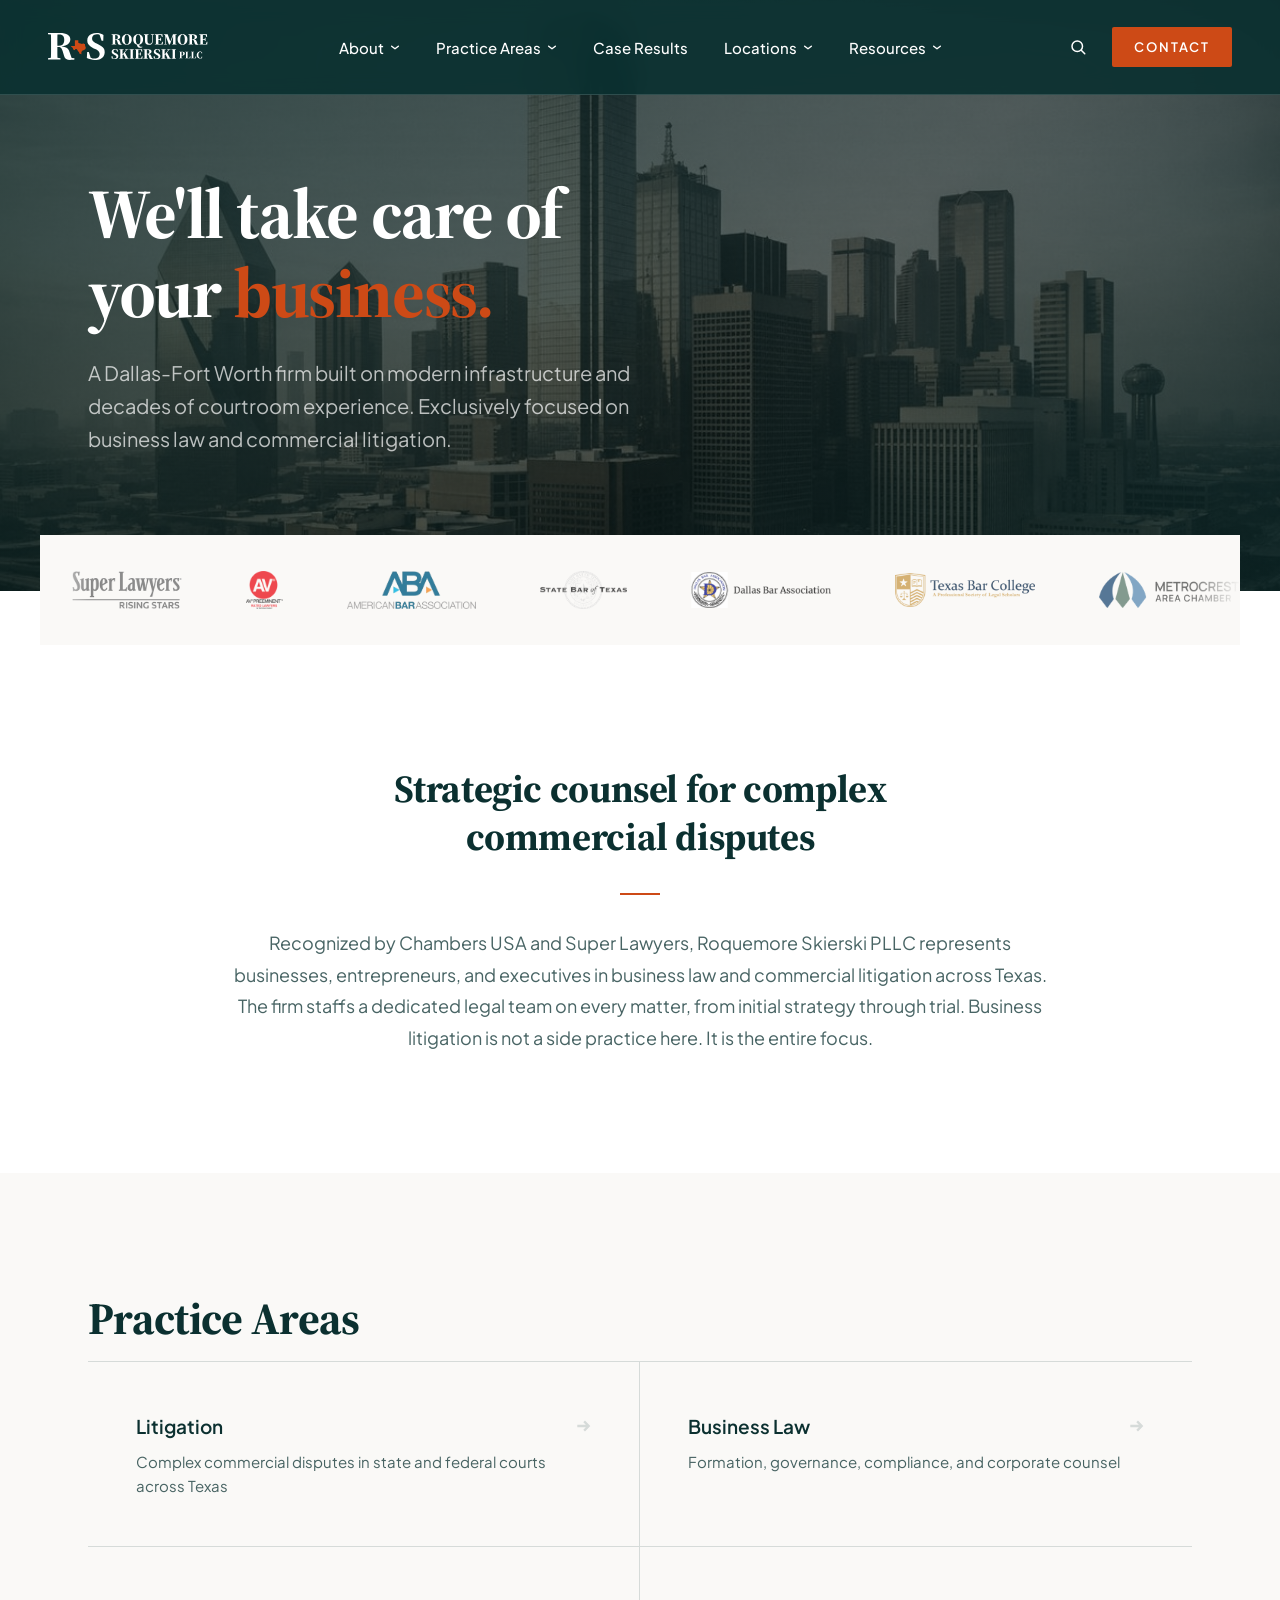
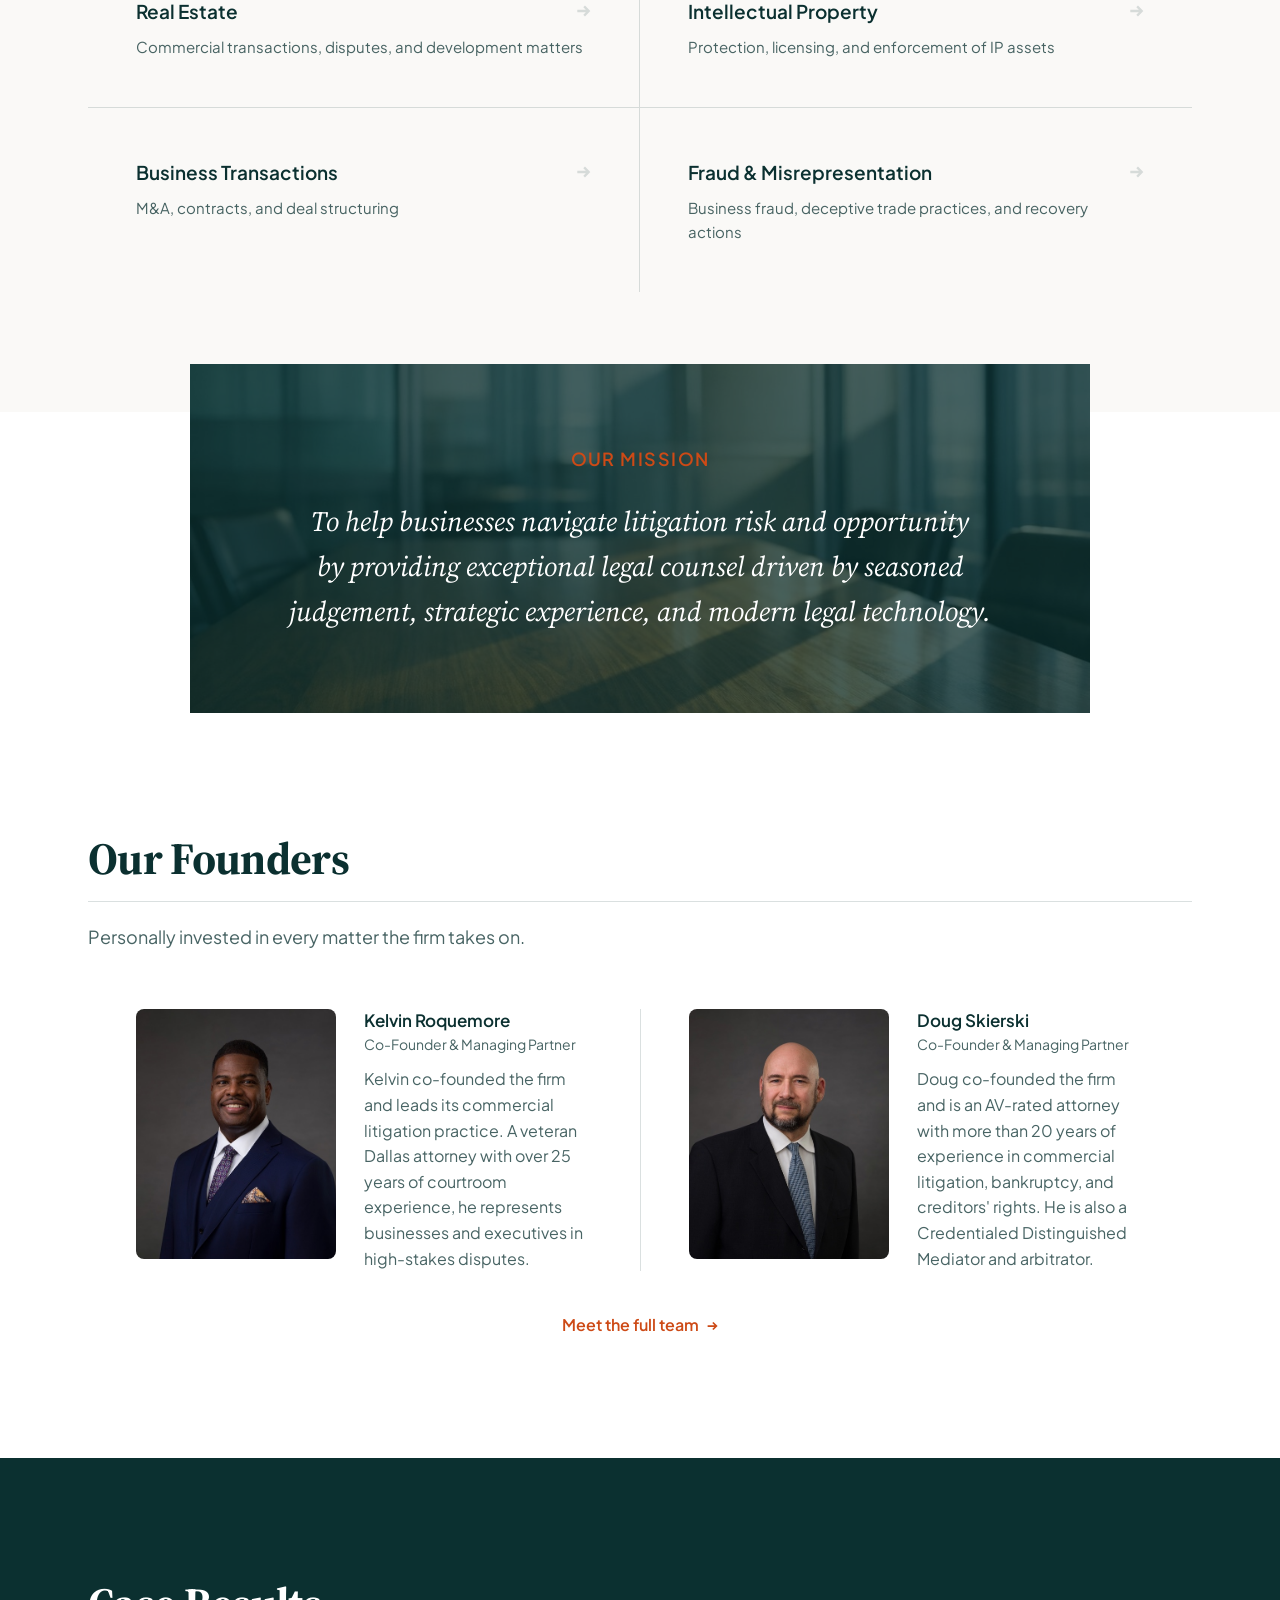
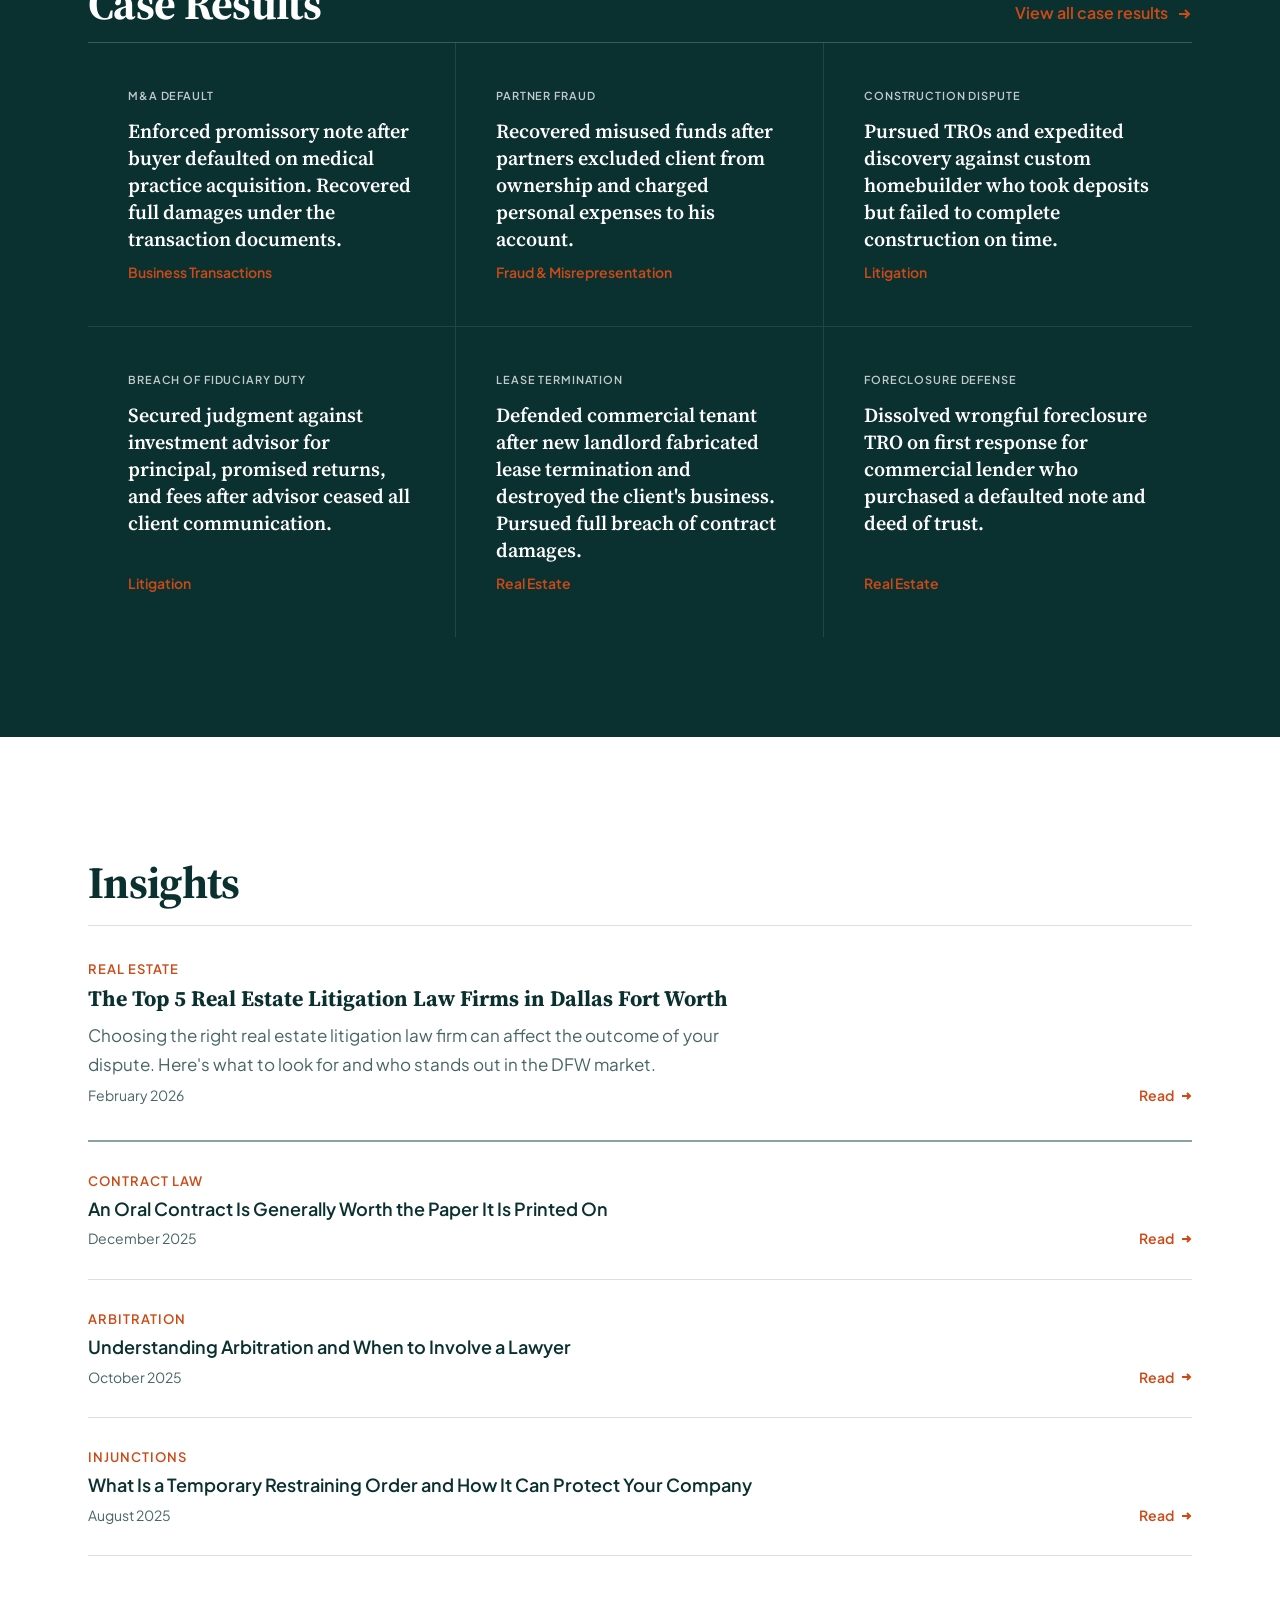
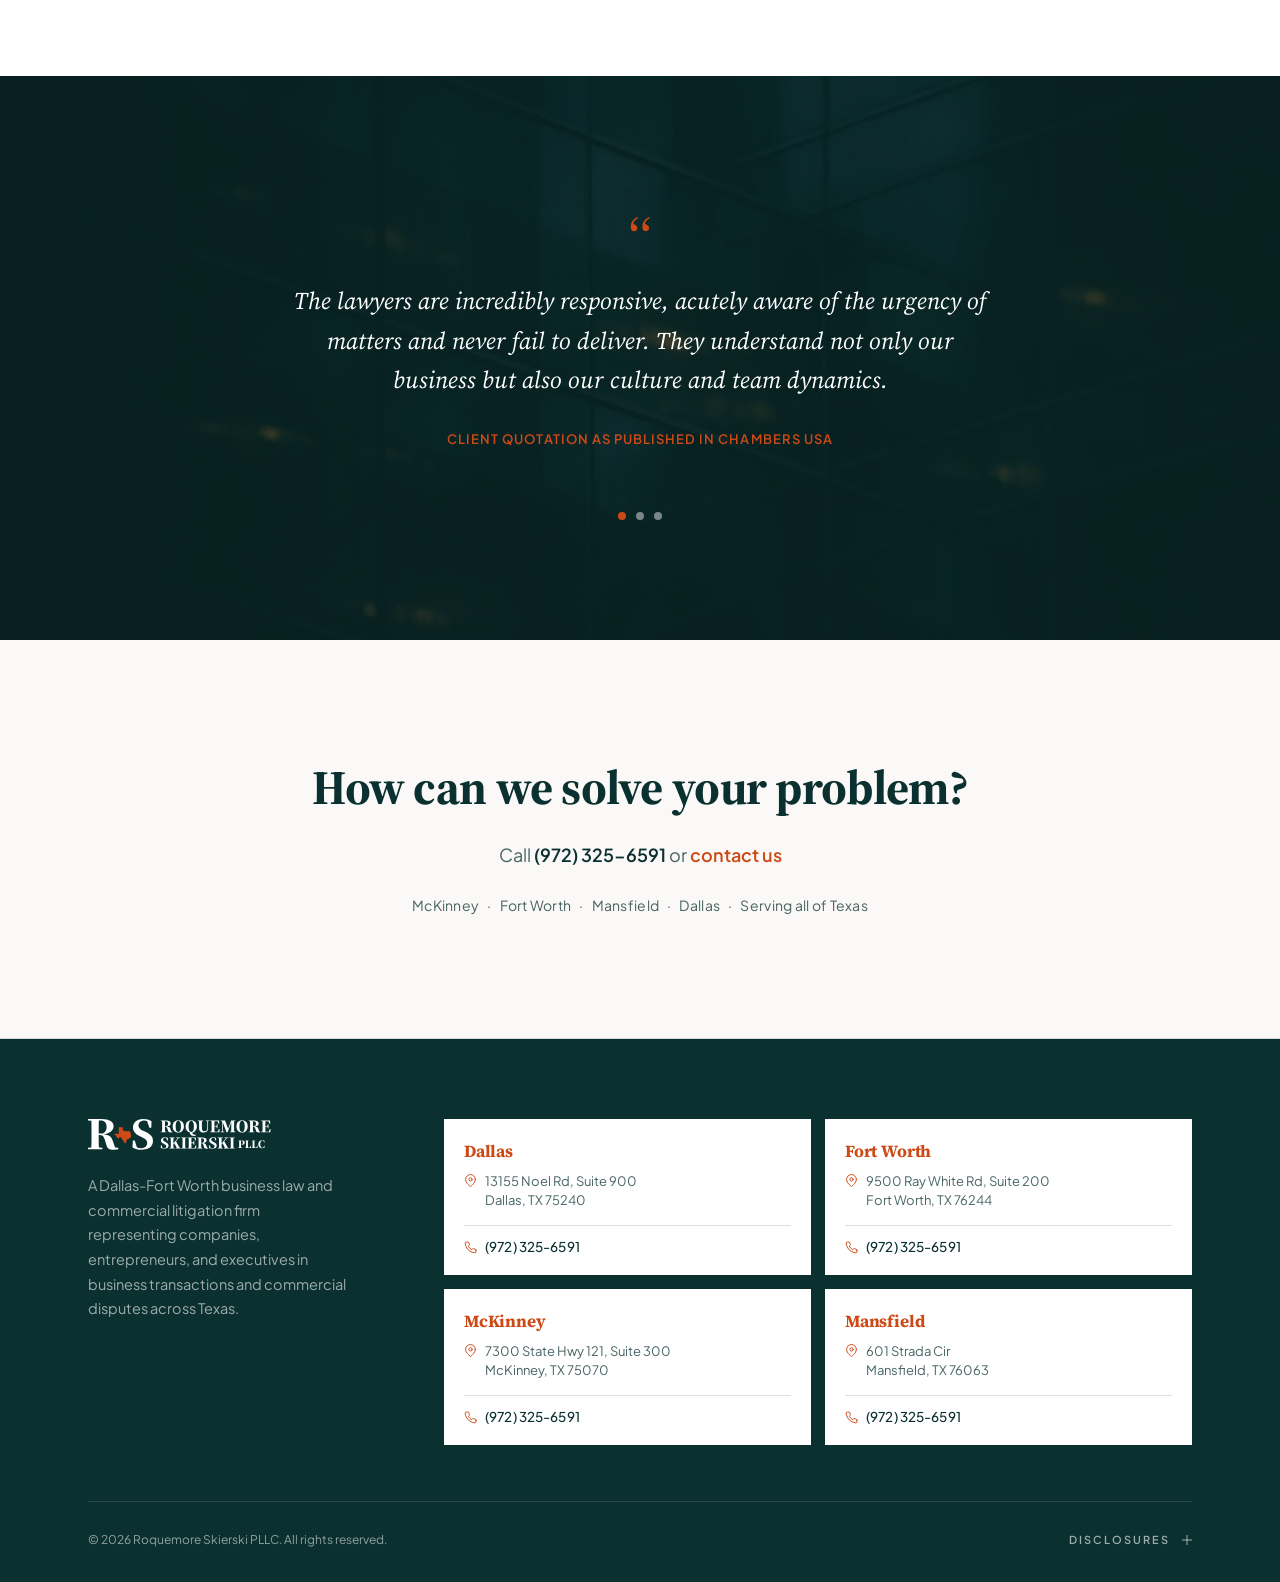
<file: static-pages/index.html>
<!DOCTYPE html>
<html lang="en">
<head>
  <meta charset="UTF-8">
  <meta name="viewport" content="width=device-width, initial-scale=1.0">
  <meta http-equiv="Cache-Control" content="no-cache, no-store, must-revalidate">
  <meta http-equiv="Pragma" content="no-cache">
  <meta http-equiv="Expires" content="0">
  <title>Roquemore Skierski PLLC - Dallas Business Litigation</title>
  <link rel="icon" type="image/svg+xml" href="images/favicon.svg">
  <link rel="preconnect" href="https://fonts.googleapis.com">
  <link rel="preconnect" href="https://fonts.gstatic.com" crossorigin>
  <link href="https://fonts.googleapis.com/css2?family=Plus+Jakarta+Sans:wght@400;500;600;700&family=Source+Serif+4:opsz,wght@8..60,400;8..60,600;8..60,700&display=swap" rel="stylesheet">
  <link rel="stylesheet" href="styles/common.css">
  <link rel="stylesheet" href="styles/nav.css">
  <link rel="stylesheet" href="styles/sections/hero.css">
  <link rel="stylesheet" href="styles/sections/positioning.css">
  <link rel="stylesheet" href="styles/sections/practice-areas.css">
  <link rel="stylesheet" href="styles/sections/mission.css">
  <link rel="stylesheet" href="styles/sections/team.css">
  <link rel="stylesheet" href="styles/sections/case-results.css">
  <link rel="stylesheet" href="styles/sections/testimonials.css">
  <link rel="stylesheet" href="styles/sections/insights.css">
  <link rel="stylesheet" href="styles/footer.css">
</head>
<body>

  <a href="#main" class="skip-link">Skip to main content</a>

  <!-- Navigation -->
  <nav class="nav" id="nav">
    <a href="index.html" class="nav-logo">
      <img src="images/logo-white.svg" alt="Roquemore Skierski PLLC">
    </a>
    <ul class="nav-links">
      <li class="nav-dropdown-wrap">
        <a href="about.html" class="nav-link">
          About
          <svg class="nav-arrow" viewBox="0 0 12 8" fill="none" stroke="currentColor" stroke-width="1.75" stroke-linecap="round" stroke-linejoin="round"><path d="M2 2.5l4 3 4-3"/></svg>
        </a>
        <div class="mega-panel">
          <div class="mega-panel-inner">
            <div class="mega-panel-items">
              <a href="about.html" class="mega-panel-item">
                <h4>About the Firm</h4>
                <p>Our story, values, and the team approach to every engagement.</p>
              </a>
              <a href="about.html#team" class="mega-panel-item">
                <h4>Our Team</h4>
                <p>Founders, attorneys, and paralegals who staff every matter.</p>
              </a>
              <a href="#" class="mega-panel-item">
                <h4>News</h4>
                <p>Recent firm announcements, recognitions, and press coverage.</p>
              </a>
              <a href="careers.html" class="mega-panel-item">
                <h4>Careers</h4>
                <p>Opportunities for attorneys and staff to join the firm.</p>
              </a>
            </div>
            <div class="mega-panel-feature">
              <div class="mega-panel-feature-image"><img src="images/hero-city.jpg" alt="Dallas cityscape at dusk"></div>
              <p class="mega-panel-feature-caption">A Dallas-Fort Worth firm built on modern infrastructure and decades of courtroom experience.</p>
            </div>
          </div>
        </div>
      </li>
      <li class="nav-dropdown-wrap">
        <a href="practice-areas.html" class="nav-link">
          Practice Areas
          <svg class="nav-arrow" viewBox="0 0 12 8" fill="none" stroke="currentColor" stroke-width="1.75" stroke-linecap="round" stroke-linejoin="round"><path d="M2 2.5l4 3 4-3"/></svg>
        </a>
        <div class="mega-panel">
          <div class="mega-panel-inner">
            <div class="mega-panel-items cols-3">
              <a href="#" class="mega-panel-item">
                <h4>Litigation</h4>
                <p>Complex commercial disputes in state and federal courts across Texas.</p>
              </a>
              <a href="#" class="mega-panel-item">
                <h4>Business Law</h4>
                <p>Formation, governance, compliance, and corporate counsel.</p>
              </a>
              <a href="#" class="mega-panel-item">
                <h4>Real Estate</h4>
                <p>Commercial transactions, disputes, and development matters.</p>
              </a>
              <a href="#" class="mega-panel-item">
                <h4>Intellectual<br>Property</h4>
                <p>Protection, licensing, and enforcement of IP assets.</p>
              </a>
              <a href="#" class="mega-panel-item">
                <h4>Business<br>Transactions</h4>
                <p>M&amp;A, contracts, and deal structuring.</p>
              </a>
              <a href="#" class="mega-panel-item">
                <h4>Fraud &amp; Misrepresentation</h4>
                <p>Business fraud, deceptive trade practices, and recovery actions.</p>
              </a>
            </div>
            <div class="mega-panel-feature">
              <div class="mega-panel-feature-image"><img src="images/hero-city.jpg" alt="Dallas cityscape at dusk"></div>
              <p class="mega-panel-feature-caption">Strategic counsel for complex commercial matters, from initial demand through trial.</p>
            </div>
          </div>
        </div>
      </li>
      <li><a href="case-results.html" class="nav-link">Case Results</a></li>
      <li class="nav-dropdown-wrap">
        <a href="#" class="nav-link">
          Locations
          <svg class="nav-arrow" viewBox="0 0 12 8" fill="none" stroke="currentColor" stroke-width="1.75" stroke-linecap="round" stroke-linejoin="round"><path d="M2 2.5l4 3 4-3"/></svg>
        </a>
        <div class="mega-panel">
          <div class="mega-panel-inner">
            <div class="mega-panel-items">
              <a href="#" class="mega-panel-item">
                <h4>McKinney</h4>
                <p>Collin County matters and the broader North Dallas corridor.</p>
              </a>
              <a href="#" class="mega-panel-item">
                <h4>Fort Worth</h4>
                <p>Tarrant County state and federal courts, serving West DFW.</p>
              </a>
              <a href="#" class="mega-panel-item">
                <h4>Mansfield</h4>
                <p>Tarrant, Johnson, and Ellis County litigation and counsel.</p>
              </a>
              <a href="#" class="mega-panel-item">
                <h4>Dallas</h4>
                <p>Dallas County courts and the central business district.</p>
              </a>
            </div>
            <div class="mega-panel-feature">
              <div class="mega-panel-feature-image"><img src="images/hero-city.jpg" alt="Dallas cityscape at dusk"></div>
              <p class="mega-panel-feature-caption">Four offices across Dallas-Fort Worth. Decades of experience practicing in Texas courts.</p>
            </div>
          </div>
        </div>
      </li>
      <li class="nav-dropdown-wrap">
        <a href="#" class="nav-link">
          Resources
          <svg class="nav-arrow" viewBox="0 0 12 8" fill="none" stroke="currentColor" stroke-width="1.75" stroke-linecap="round" stroke-linejoin="round"><path d="M2 2.5l4 3 4-3"/></svg>
        </a>
        <div class="mega-panel">
          <div class="mega-panel-inner">
            <div class="mega-panel-items">
              <a href="blog.html" class="mega-panel-item">
                <h4>Blog</h4>
                <p>Writing on commercial litigation, business law, and developments in Texas courts.</p>
              </a>
              <a href="#" class="mega-panel-item">
                <h4>FAQ</h4>
                <p>Common questions on retaining counsel, fees, and the litigation process.</p>
              </a>
              <a href="#" class="mega-panel-item">
                <h4>Case Studies</h4>
                <p>Detailed write-ups of representative matters and how we resolved them.</p>
              </a>
            </div>
            <div class="mega-panel-feature">
              <div class="mega-panel-feature-image"><img src="images/hero-city.jpg" alt="Dallas cityscape at dusk"></div>
              <p class="mega-panel-feature-caption">Substantive material for clients evaluating outside counsel and for the broader legal community.</p>
            </div>
          </div>
        </div>
      </li>
    </ul>
    <div class="nav-right">
      <button class="nav-search-toggle" id="nav-search-toggle" aria-label="Open search" aria-expanded="false">
        <svg viewBox="0 0 24 24" fill="none" stroke="currentColor" stroke-width="2" stroke-linecap="round" stroke-linejoin="round"><circle cx="11" cy="11" r="7"/><path d="M21 21l-4.3-4.3"/></svg>
      </button>
      <a href="#contact" class="nav-contact-btn">Contact</a>
      <button class="nav-hamburger" id="nav-open" aria-label="Open menu">
        <svg viewBox="0 0 24 24" fill="none" stroke="currentColor" stroke-width="2"><line x1="3" y1="6" x2="21" y2="6"/><line x1="3" y1="12" x2="21" y2="12"/><line x1="3" y1="18" x2="21" y2="18"/></svg>
      </button>
    </div>
    <!-- Search panel -->
    <div class="nav-search-panel" id="nav-search-panel" aria-hidden="true">
      <div class="nav-search-inner">
        <span class="nav-search-icon" aria-hidden="true">
          <svg viewBox="0 0 24 24" fill="none" stroke="currentColor" stroke-width="2" stroke-linecap="round" stroke-linejoin="round"><circle cx="11" cy="11" r="7"/><path d="M21 21l-4.3-4.3"/></svg>
        </span>
        <input type="search" class="nav-search-input" id="nav-search-input" placeholder="Search the site &mdash; practice areas, attorneys, insights">
        <button class="nav-search-close" id="nav-search-close" aria-label="Close search">
          <svg viewBox="0 0 24 24" fill="none" stroke="currentColor" stroke-width="2" stroke-linecap="round"><line x1="6" y1="6" x2="18" y2="18"/><line x1="18" y1="6" x2="6" y2="18"/></svg>
        </button>
      </div>
    </div>
  </nav>

  <!-- Mobile nav overlay -->
  <div class="mobile-nav" id="mobile-nav">
    <button class="mobile-nav-close" id="nav-close" aria-label="Close menu">
      <svg viewBox="0 0 24 24" fill="none" stroke="currentColor" stroke-width="2"><line x1="4" y1="4" x2="20" y2="20"/><line x1="20" y1="4" x2="4" y2="20"/></svg>
    </button>
    <div class="mobile-nav-group">
      <button class="mobile-nav-toggle">About <span class="toggle-icon">+</span></button>
      <div class="mobile-nav-sub">
        <a href="about.html">About the Firm</a>
        <a href="about.html#team">Our Team</a>
        <a href="#">News</a>
        <a href="#">Careers</a>
      </div>
    </div>
    <div class="mobile-nav-group">
      <button class="mobile-nav-toggle">Practice Areas <span class="toggle-icon">+</span></button>
      <div class="mobile-nav-sub">
        <a href="#">Litigation</a>
        <a href="#">Business Law</a>
        <a href="#">Real Estate</a>
        <a href="#">Intellectual Property</a>
        <a href="#">Business Transactions</a>
        <a href="#">Fraud &amp; Misrepresentation</a>
      </div>
    </div>
    <a href="case-results.html">Case Results</a>
    <a href="#">Locations</a>
    <div class="mobile-nav-group">
      <button class="mobile-nav-toggle">Resources <span class="toggle-icon">+</span></button>
      <div class="mobile-nav-sub">
        <a href="blog.html">Blog</a>
        <a href="#">FAQ</a>
        <a href="#">Case Studies</a>
      </div>
    </div>
    <a href="#contact" class="mobile-nav-contact">Contact</a>
  </div>

  <main id="main">

  <!-- Hero -->
  <section class="hero" id="hero">
    <div class="hero-bg">
      <img src="images/hero-city.jpg" alt="Dallas cityscape at dusk">
    </div>
    <div class="hero-inner">
      <div class="hero-text" id="hero-text">
        <h1>We'll take care of<br><span class="hero-your" id="hero-your">your </span><span class="hero-slide" id="hero-slide"><span class="hero-cycling" id="hero-cycling">business.</span></span></h1>
        <p class="hero-sub">A Dallas-Fort Worth firm built on modern infrastructure and decades of courtroom experience. Exclusively focused on business law and commercial litigation.</p>
      </div>
    </div>
  </section>

  <!-- Awards -->
  <section class="awards reveal">
    <div class="awards-inner">
      <div class="awards-track">
        <ul class="awards-list">
          <li><img class="award-logo" src="images/awards/superlawyers.png" alt="Super Lawyers Rising Stars"></li>
          <li><img class="award-logo" src="images/awards/av-rated.png" alt="AV Rated - Martindale-Hubbell"></li>
          <li><img class="award-logo" src="images/awards/aba.png" alt="American Bar Association"></li>
          <li><img class="award-logo" src="images/awards/state-bar-tx.png" alt="State Bar of Texas"></li>
          <li><img class="award-logo" src="images/awards/dallas-bar.png" alt="Dallas Bar Association"></li>
          <li><img class="award-logo" src="images/awards/tx-bar-college.png" alt="Texas Bar College"></li>
          <li><img class="award-logo" src="images/awards/metrocrest.png" alt="Metrocrest Area Chamber"></li>
          <li><img class="award-logo" src="images/awards/litigation-section-sbt.png" alt="Litigation Section - State Bar of Texas"></li>
          <li><img class="award-logo" src="images/awards/rotary.png" alt="Rotary"></li>
          <li><img class="award-logo" src="images/awards/tarrant-county-bar.png" alt="Tarrant County Bar"></li>
          <li><img class="award-logo" src="images/awards/dallas-bar-100.png" alt="Dallas Bar Association 100 Club"></li>
          <li><img class="award-logo" src="images/awards/dallas-young-lawyers.png" alt="Dallas Association of Young Lawyers"></li>
        </ul>
        <ul class="awards-list" aria-hidden="true">
          <li><img class="award-logo" src="images/awards/superlawyers.png" alt=""></li>
          <li><img class="award-logo" src="images/awards/av-rated.png" alt=""></li>
          <li><img class="award-logo" src="images/awards/aba.png" alt=""></li>
          <li><img class="award-logo" src="images/awards/state-bar-tx.png" alt=""></li>
          <li><img class="award-logo" src="images/awards/dallas-bar.png" alt=""></li>
          <li><img class="award-logo" src="images/awards/tx-bar-college.png" alt=""></li>
          <li><img class="award-logo" src="images/awards/metrocrest.png" alt=""></li>
          <li><img class="award-logo" src="images/awards/litigation-section-sbt.png" alt=""></li>
          <li><img class="award-logo" src="images/awards/rotary.png" alt=""></li>
          <li><img class="award-logo" src="images/awards/tarrant-county-bar.png" alt=""></li>
          <li><img class="award-logo" src="images/awards/dallas-bar-100.png" alt=""></li>
          <li><img class="award-logo" src="images/awards/dallas-young-lawyers.png" alt=""></li>
        </ul>
      </div>
    </div>
  </section>

  <!-- Positioning -->
  <section class="positioning">
    <div class="positioning-inner">
      <h2 class="reveal">Strategic counsel for complex<br class="desktop-br"> commercial disputes</h2>
      <hr class="positioning-rule reveal" data-delay="1">
      <p class="reveal" data-delay="2">Recognized by Chambers USA and Super Lawyers, Roquemore Skierski PLLC represents businesses, entrepreneurs, and executives in business law and commercial litigation across Texas. The firm staffs a dedicated legal team on every matter, from initial strategy through trial. Business litigation is not a side practice here. It is the entire focus.</p>
    </div>
  </section>

  <!-- Practice Areas -->
  <section class="practice-areas" id="practice-areas">
    <div class="container">
      <h2 class="reveal">Practice Areas</h2>
      <hr class="practice-areas-rule reveal" data-delay="1">
      <div class="practice-grid">
        <a href="#" class="practice-cell reveal" data-delay="1">
          <div class="practice-cell-name">
            Litigation
            <svg viewBox="0 0 14 14" fill="none" stroke="currentColor" stroke-width="2"><path d="M2 7h10M8 3l4 4-4 4"/></svg>
          </div>
          <p class="practice-cell-desc">Complex commercial disputes in state and federal courts across Texas</p>
        </a>
        <a href="#" class="practice-cell reveal" data-delay="2">
          <div class="practice-cell-name">
            Business Law
            <svg viewBox="0 0 14 14" fill="none" stroke="currentColor" stroke-width="2"><path d="M2 7h10M8 3l4 4-4 4"/></svg>
          </div>
          <p class="practice-cell-desc">Formation, governance, compliance, and corporate counsel</p>
        </a>
        <a href="#" class="practice-cell reveal" data-delay="2">
          <div class="practice-cell-name">
            Real Estate
            <svg viewBox="0 0 14 14" fill="none" stroke="currentColor" stroke-width="2"><path d="M2 7h10M8 3l4 4-4 4"/></svg>
          </div>
          <p class="practice-cell-desc">Commercial transactions, disputes, and development matters</p>
        </a>
        <a href="#" class="practice-cell reveal" data-delay="3">
          <div class="practice-cell-name">
            Intellectual Property
            <svg viewBox="0 0 14 14" fill="none" stroke="currentColor" stroke-width="2"><path d="M2 7h10M8 3l4 4-4 4"/></svg>
          </div>
          <p class="practice-cell-desc">Protection, licensing, and enforcement of IP assets</p>
        </a>
        <a href="#" class="practice-cell reveal" data-delay="3">
          <div class="practice-cell-name">
            Business Transactions
            <svg viewBox="0 0 14 14" fill="none" stroke="currentColor" stroke-width="2"><path d="M2 7h10M8 3l4 4-4 4"/></svg>
          </div>
          <p class="practice-cell-desc">M&amp;A, contracts, and deal structuring</p>
        </a>
        <a href="#" class="practice-cell reveal" data-delay="4">
          <div class="practice-cell-name">
            Fraud &amp; Misrepresentation
            <svg viewBox="0 0 14 14" fill="none" stroke="currentColor" stroke-width="2"><path d="M2 7h10M8 3l4 4-4 4"/></svg>
          </div>
          <p class="practice-cell-desc">Business fraud, deceptive trade practices, and recovery actions</p>
        </a>
      </div>
    </div>
  </section>

  <!-- Mission -->
  <section class="mission reveal">
    <div class="mission-block">
      <div class="mission-bg">
        <img src="images/section-break.jpg" alt="Conference table in a modern office">
      </div>
      <div class="mission-content">
        <div class="mission-label">Our Mission</div>
        <p class="mission-text">To help businesses navigate litigation risk and opportunity by providing exceptional legal counsel driven by seasoned judgement, strategic experience, and modern legal technology.</p>
      </div>
    </div>
  </section>

  <!-- Team -->
  <section class="team" id="team">
    <div class="container">
      <h2 class="reveal">Our Founders</h2>
      <hr class="team-rule reveal" data-delay="1">
      <p class="team-intro reveal" data-delay="1">Personally invested in every matter the firm takes on.</p>
      <div class="team-grid reveal" data-delay="2">
        <div class="team-member">
          <div class="team-member-photo">
            <img src="images/kelvin.jpg" alt="Kelvin Roquemore">
          </div>
          <div class="team-member-info">
            <span class="team-member-name">Kelvin Roquemore</span>
            <span class="team-member-title">Co-Founder &amp; Managing Partner</span>
            <p class="team-member-bio">Kelvin co-founded the firm and leads its commercial litigation practice. A veteran Dallas attorney with over 25 years of courtroom experience, he represents businesses and executives in high-stakes disputes.</p>
          </div>
        </div>
        <div class="team-member">
          <div class="team-member-photo">
            <img src="images/doug.jpg" alt="Doug Skierski">
          </div>
          <div class="team-member-info">
            <span class="team-member-name">Doug Skierski</span>
            <span class="team-member-title">Co-Founder &amp; Managing Partner</span>
            <p class="team-member-bio">Doug co-founded the firm and is an AV-rated attorney with more than 20 years of experience in commercial litigation, bankruptcy, and creditors' rights. He is also a Credentialed Distinguished Mediator and arbitrator.</p>
          </div>
        </div>
      </div>
      <div class="team-cta reveal" data-delay="3">
        <a href="#">
          Meet the full team
          <svg viewBox="0 0 16 16" fill="none" stroke="currentColor" stroke-width="2"><path d="M3 8h10M9 4l4 4-4 4"/></svg>
        </a>
      </div>
    </div>
  </section>

  <!-- Case Results -->
  <section class="case-results" id="case-results">
    <div class="container">
      <div class="case-results-header reveal">
        <h2>Case Results</h2>
        <a href="#" class="results-link">
          View all case results
          <svg viewBox="0 0 16 16" fill="none" stroke="currentColor" stroke-width="2"><path d="M3 8h10M9 4l4 4-4 4"/></svg>
        </a>
      </div>
      <hr class="case-results-rule reveal" data-delay="1">
      <div class="results-grid">
        <div class="results-grid-cell reveal" data-delay="1">
          <div class="result-label">M&amp;A Default</div>
          <div class="result-outcome">Enforced promissory note after buyer defaulted on medical practice acquisition. Recovered full damages under the transaction documents.</div>
          <div class="result-category"><a href="#">Business Transactions</a></div>
        </div>
        <div class="results-grid-cell reveal" data-delay="2">
          <div class="result-label">Partner Fraud</div>
          <div class="result-outcome">Recovered misused funds after partners excluded client from ownership and charged personal expenses to his account.</div>
          <div class="result-category"><a href="#">Fraud &amp; Misrepresentation</a></div>
        </div>
        <div class="results-grid-cell reveal" data-delay="3">
          <div class="result-label">Construction Dispute</div>
          <div class="result-outcome">Pursued TROs and expedited discovery against custom homebuilder who took deposits but failed to complete construction on time.</div>
          <div class="result-category"><a href="#">Litigation</a></div>
        </div>
        <div class="results-grid-cell reveal" data-delay="3">
          <div class="result-label">Breach of Fiduciary Duty</div>
          <div class="result-outcome">Secured judgment against investment advisor for principal, promised returns, and fees after advisor ceased all client communication.</div>
          <div class="result-category"><a href="#">Litigation</a></div>
        </div>
        <div class="results-grid-cell reveal" data-delay="4">
          <div class="result-label">Lease Termination</div>
          <div class="result-outcome">Defended commercial tenant after new landlord fabricated lease termination and destroyed the client's business. Pursued full breach of contract damages.</div>
          <div class="result-category"><a href="#">Real Estate</a></div>
        </div>
        <div class="results-grid-cell reveal" data-delay="5">
          <div class="result-label">Foreclosure Defense</div>
          <div class="result-outcome">Dissolved wrongful foreclosure TRO on first response for commercial lender who purchased a defaulted note and deed of trust.</div>
          <div class="result-category"><a href="#">Real Estate</a></div>
        </div>
      </div>
    </div>
  </section>

  <!-- Insights -->
  <section class="insights" id="insights">
    <div class="container">
      <h2 class="reveal">Insights</h2>
      <hr class="insights-rule reveal" data-delay="1">
      <ul class="insights-list">
        <li class="insight-row reveal" data-delay="1">
          <div class="insight-category">Real Estate</div>
          <a href="#" class="insight-title">The Top 5 Real Estate Litigation Law Firms in Dallas Fort Worth</a>
          <p class="insight-excerpt">Choosing the right real estate litigation law firm can affect the outcome of your dispute. Here's what to look for and who stands out in the DFW market.</p>
          <div class="insight-meta">
            <span class="insight-date">February 2026</span>
            <a href="#" class="insight-link" aria-label="Read: The Top 5 Real Estate Litigation Law Firms in Dallas Fort Worth">Read <svg viewBox="0 0 12 12" fill="none" stroke="currentColor" stroke-width="2"><path d="M2 6h8M7 3l3 3-3 3"/></svg></a>
          </div>
        </li>
        <li class="insight-row reveal" data-delay="2">
          <div class="insight-category">Contract Law</div>
          <a href="#" class="insight-title">An Oral Contract Is Generally Worth the Paper It Is Printed On</a>
          <div class="insight-meta">
            <span class="insight-date">December 2025</span>
            <a href="#" class="insight-link" aria-label="Read: An Oral Contract Is Generally Worth the Paper It Is Printed On">Read <svg viewBox="0 0 12 12" fill="none" stroke="currentColor" stroke-width="2"><path d="M2 6h8M7 3l3 3-3 3"/></svg></a>
          </div>
        </li>
        <li class="insight-row reveal" data-delay="3">
          <div class="insight-category">Arbitration</div>
          <a href="#" class="insight-title">Understanding Arbitration and When to Involve a Lawyer</a>
          <div class="insight-meta">
            <span class="insight-date">October 2025</span>
            <a href="#" class="insight-link" aria-label="Read: Understanding Arbitration and When to Involve a Lawyer">Read <svg viewBox="0 0 12 12" fill="none" stroke="currentColor" stroke-width="2"><path d="M2 6h8M7 3l3 3-3 3"/></svg></a>
          </div>
        </li>
        <li class="insight-row reveal" data-delay="4">
          <div class="insight-category">Injunctions</div>
          <a href="#" class="insight-title">What Is a Temporary Restraining Order and How It Can Protect Your Company</a>
          <div class="insight-meta">
            <span class="insight-date">August 2025</span>
            <a href="#" class="insight-link" aria-label="Read: What Is a Temporary Restraining Order and How It Can Protect Your Company">Read <svg viewBox="0 0 12 12" fill="none" stroke="currentColor" stroke-width="2"><path d="M2 6h8M7 3l3 3-3 3"/></svg></a>
          </div>
        </li>
      </ul>
    </div>
  </section>

  <!-- Testimonials -->
  <section class="testimonials" id="testimonials">
    <div class="testimonials-bg">
      <img src="images/testimonial-bg.jpg" alt="Dallas skyline">
    </div>
    <div class="testimonials-inner">
      <div class="testimonial-carousel" id="testimonial-carousel">
        <div class="testimonial-slide active" data-slide="0">
          <div class="testimonial-mark">&ldquo;</div>
          <p class="testimonial-quote">The lawyers are incredibly responsive, acutely aware of the urgency of matters and never fail to deliver. They understand not only our business but also our culture and team dynamics.</p>
          <p class="testimonial-attr">Client quotation as published in Chambers USA</p>
        </div>
        <div class="testimonial-slide" data-slide="1">
          <div class="testimonial-mark">&ldquo;</div>
          <p class="testimonial-quote">Roquemore Skierski PLLC combines rigorous legal strategy with a deep understanding of business operations. Their team approach means someone with full knowledge of our matter is always accessible.</p>
          <p class="testimonial-attr">Client quotation as published in Chambers USA</p>
        </div>
        <div class="testimonial-slide" data-slide="2">
          <div class="testimonial-mark">&ldquo;</div>
          <p class="testimonial-quote">A firm that treats every matter as if their own business were at stake. Their courtroom preparation is thorough, their counsel is practical, and their results consistently speak for themselves.</p>
          <p class="testimonial-attr">Client quotation as published in Chambers USA</p>
        </div>
      </div>
      <div class="testimonial-dots" id="testimonial-dots">
        <button class="testimonial-dot active" data-dot="0" aria-label="Testimonial 1"></button>
        <button class="testimonial-dot" data-dot="1" aria-label="Testimonial 2"></button>
        <button class="testimonial-dot" data-dot="2" aria-label="Testimonial 3"></button>
      </div>
    </div>
  </section>

  <!-- Footer CTA -->
  <section class="footer-cta reveal" id="contact">
    <h2>How can we solve your problem?</h2>
    <p class="footer-cta-contact">
      Call <a href="tel:9723256591" class="phone">(972) 325-6591</a> or
      <a href="#" class="cta-link">contact us</a>
    </p>
    <p class="footer-cta-locations">
      McKinney<span>&middot;</span>Fort Worth<span>&middot;</span>Mansfield<span>&middot;</span>Dallas<span>&middot;</span>Serving all of Texas
    </p>
  </section>

  </main>

  <!-- Footer -->
  <footer class="site-footer">
    <div class="container">
      <div class="footer-main">
        <div class="footer-brand">
          <img src="images/logo-white.svg" alt="Roquemore Skierski PLLC">
          <p>A Dallas-Fort Worth business law and commercial litigation firm representing companies, entrepreneurs, and executives in business transactions and commercial disputes across Texas.</p>
        </div>
        <div class="footer-cols">
          <div class="footer-col">
            <div class="footer-locations-grid">
              <div class="footer-location-card">
                <div class="footer-location-name">Dallas</div>
                <a class="footer-location-address" href="https://maps.google.com/?q=13155+Noel+Rd+Suite+900+Dallas+TX+75240" target="_blank" rel="noopener"><svg viewBox="0 0 24 24" fill="none" stroke="currentColor" stroke-width="1.8" stroke-linecap="round" stroke-linejoin="round" aria-hidden="true"><path d="M21 10c0 7-9 13-9 13s-9-6-9-13a9 9 0 0 1 18 0z"/><circle cx="12" cy="10" r="3"/></svg><span>13155 Noel Rd, Suite 900<br>Dallas, TX 75240</span></a>
                <div class="footer-location-foot">

                  <a href="tel:9723256591" class="footer-location-phone"><svg viewBox="0 0 24 24" fill="none" stroke="currentColor" stroke-width="1.8" stroke-linecap="round" stroke-linejoin="round" aria-hidden="true"><path d="M22 16.92v3a2 2 0 0 1-2.18 2 19.8 19.8 0 0 1-8.63-3.07 19.5 19.5 0 0 1-6-6A19.8 19.8 0 0 1 2.12 4.18 2 2 0 0 1 4.11 2h3a2 2 0 0 1 2 1.72c.13.96.37 1.9.72 2.8a2 2 0 0 1-.45 2.11L8.09 9.91a16 16 0 0 0 6 6l1.28-1.29a2 2 0 0 1 2.11-.45c.9.35 1.84.59 2.8.72a2 2 0 0 1 1.72 2.03z"/></svg><span>(972) 325-6591</span></a>
                </div>
              </div>
              <div class="footer-location-card">
                <div class="footer-location-name">Fort Worth</div>
                <a class="footer-location-address" href="https://maps.google.com/?q=9500+Ray+White+Rd+Suite+200+Fort+Worth+TX+76244" target="_blank" rel="noopener"><svg viewBox="0 0 24 24" fill="none" stroke="currentColor" stroke-width="1.8" stroke-linecap="round" stroke-linejoin="round" aria-hidden="true"><path d="M21 10c0 7-9 13-9 13s-9-6-9-13a9 9 0 0 1 18 0z"/><circle cx="12" cy="10" r="3"/></svg><span>9500 Ray White Rd, Suite 200<br>Fort Worth, TX 76244</span></a>
                <div class="footer-location-foot">

                  <a href="tel:9723256591" class="footer-location-phone"><svg viewBox="0 0 24 24" fill="none" stroke="currentColor" stroke-width="1.8" stroke-linecap="round" stroke-linejoin="round" aria-hidden="true"><path d="M22 16.92v3a2 2 0 0 1-2.18 2 19.8 19.8 0 0 1-8.63-3.07 19.5 19.5 0 0 1-6-6A19.8 19.8 0 0 1 2.12 4.18 2 2 0 0 1 4.11 2h3a2 2 0 0 1 2 1.72c.13.96.37 1.9.72 2.8a2 2 0 0 1-.45 2.11L8.09 9.91a16 16 0 0 0 6 6l1.28-1.29a2 2 0 0 1 2.11-.45c.9.35 1.84.59 2.8.72a2 2 0 0 1 1.72 2.03z"/></svg><span>(972) 325-6591</span></a>
                </div>
              </div>
              <div class="footer-location-card">
                <div class="footer-location-name">McKinney</div>
                <a class="footer-location-address" href="https://maps.google.com/?q=7300+State+Hwy+121+Suite+300+McKinney+TX+75070" target="_blank" rel="noopener"><svg viewBox="0 0 24 24" fill="none" stroke="currentColor" stroke-width="1.8" stroke-linecap="round" stroke-linejoin="round" aria-hidden="true"><path d="M21 10c0 7-9 13-9 13s-9-6-9-13a9 9 0 0 1 18 0z"/><circle cx="12" cy="10" r="3"/></svg><span>7300 State Hwy 121, Suite 300<br>McKinney, TX 75070</span></a>
                <div class="footer-location-foot">

                  <a href="tel:9723256591" class="footer-location-phone"><svg viewBox="0 0 24 24" fill="none" stroke="currentColor" stroke-width="1.8" stroke-linecap="round" stroke-linejoin="round" aria-hidden="true"><path d="M22 16.92v3a2 2 0 0 1-2.18 2 19.8 19.8 0 0 1-8.63-3.07 19.5 19.5 0 0 1-6-6A19.8 19.8 0 0 1 2.12 4.18 2 2 0 0 1 4.11 2h3a2 2 0 0 1 2 1.72c.13.96.37 1.9.72 2.8a2 2 0 0 1-.45 2.11L8.09 9.91a16 16 0 0 0 6 6l1.28-1.29a2 2 0 0 1 2.11-.45c.9.35 1.84.59 2.8.72a2 2 0 0 1 1.72 2.03z"/></svg><span>(972) 325-6591</span></a>
                </div>
              </div>
              <div class="footer-location-card">
                <div class="footer-location-name">Mansfield</div>
                <a class="footer-location-address" href="https://maps.google.com/?q=601+Strada+Cir+Mansfield+TX+76063" target="_blank" rel="noopener"><svg viewBox="0 0 24 24" fill="none" stroke="currentColor" stroke-width="1.8" stroke-linecap="round" stroke-linejoin="round" aria-hidden="true"><path d="M21 10c0 7-9 13-9 13s-9-6-9-13a9 9 0 0 1 18 0z"/><circle cx="12" cy="10" r="3"/></svg><span>601 Strada Cir<br>Mansfield, TX 76063</span></a>
                <div class="footer-location-foot">

                  <a href="tel:9723256591" class="footer-location-phone"><svg viewBox="0 0 24 24" fill="none" stroke="currentColor" stroke-width="1.8" stroke-linecap="round" stroke-linejoin="round" aria-hidden="true"><path d="M22 16.92v3a2 2 0 0 1-2.18 2 19.8 19.8 0 0 1-8.63-3.07 19.5 19.5 0 0 1-6-6A19.8 19.8 0 0 1 2.12 4.18 2 2 0 0 1 4.11 2h3a2 2 0 0 1 2 1.72c.13.96.37 1.9.72 2.8a2 2 0 0 1-.45 2.11L8.09 9.91a16 16 0 0 0 6 6l1.28-1.29a2 2 0 0 1 2.11-.45c.9.35 1.84.59 2.8.72a2 2 0 0 1 1.72 2.03z"/></svg><span>(972) 325-6591</span></a>
                </div>
              </div>
            </div>
          </div>
        </div>
      </div>
      <div class="footer-bottom">
        <span class="footer-copyright">&copy; 2026 Roquemore Skierski PLLC. All rights reserved.</span>
        <button class="footer-policies-toggle" type="button" aria-expanded="false" aria-controls="footer-policies">
          <span class="footer-policies-toggle-label">Disclosures</span>
          <span class="footer-policies-toggle-mark" aria-hidden="true">
            <span class="footer-policies-toggle-bar"></span>
            <span class="footer-policies-toggle-bar"></span>
          </span>
        </button>
      </div>
      <div class="footer-policies" data-footer-policies>
        <div class="footer-policies-inner">
          <ul class="footer-policies-list">
            <li><a href="https://www.roqski.com/accessibility-statement">Accessibility Statement</a></li>
            <li><a href="https://www.roqski.com/communications-policy">Communications Policy</a></li>
            <li><a href="https://www.roqski.com/messaging-policy">Text Messaging Policy</a></li>
            <li><a href="https://www.roqski.com/ai-use-disclosure">AI Use Disclosure</a></li>
            <li><a href="https://www.roqski.com/privacy-policy">Privacy Policy</a></li>
            <li><a href="https://www.roqski.com/disclaimer">Disclaimer</a></li>
          </ul>
        </div>
      </div>
    </div>
  </footer>

  <script src="scripts/site.js"></script>
</body>
</html>
</file>
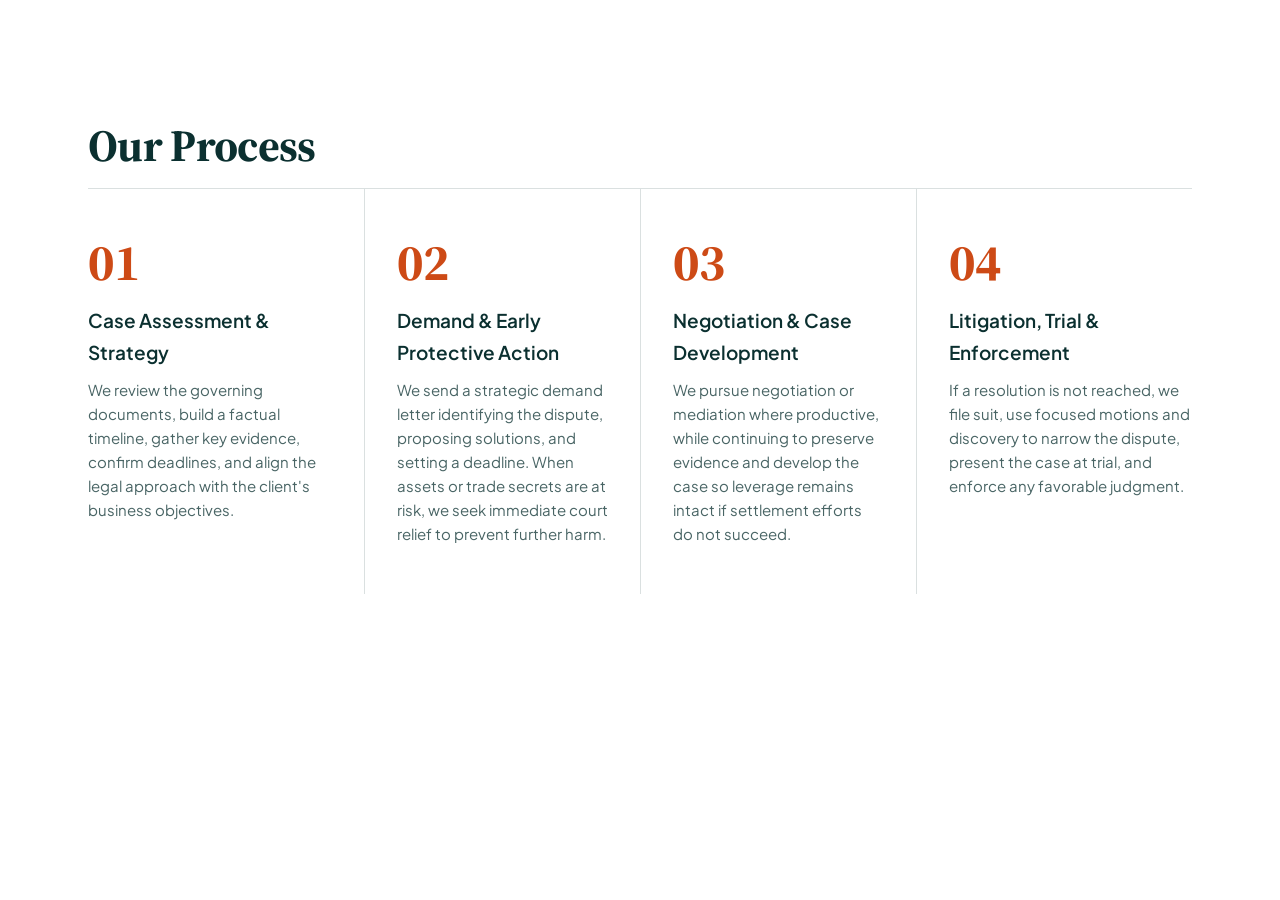
<file: homepage-v1/about.html>
<!DOCTYPE html>
<html lang="en">
<head>
  <meta charset="UTF-8">
  <meta name="viewport" content="width=device-width, initial-scale=1.0">
  <title>About - Roquemore Skierski PLLC</title>
  <link rel="icon" type="image/svg+xml" href="images/favicon.svg">
  <link rel="preconnect" href="https://fonts.googleapis.com">
  <link rel="preconnect" href="https://fonts.gstatic.com" crossorigin>
  <link href="https://fonts.googleapis.com/css2?family=Plus+Jakarta+Sans:wght@400;500;600;700&family=Source+Serif+4:opsz,wght@8..60,400;8..60,600;8..60,700&display=swap" rel="stylesheet">
  <link rel="stylesheet" href="styles/common.css">
  <link rel="stylesheet" href="styles/sections/process.css">
</head>
<body>

  <section class="process" id="process">
    <div class="container">
      <h2>Our Process</h2>
      <hr class="process-rule">
      <div class="process-grid">
        <div class="process-cell">
          <span class="process-step">01</span>
          <div class="process-title">Case Assessment &amp; Strategy</div>
          <p class="process-desc">We review the governing documents, build a factual timeline, gather key evidence, confirm deadlines, and align the legal approach with the client's business objectives.</p>
        </div>
        <div class="process-cell">
          <span class="process-step">02</span>
          <div class="process-title">Demand &amp; Early Protective Action</div>
          <p class="process-desc">We send a strategic demand letter identifying the dispute, proposing solutions, and setting a deadline. When assets or trade secrets are at risk, we seek immediate court relief to prevent further harm.</p>
        </div>
        <div class="process-cell">
          <span class="process-step">03</span>
          <div class="process-title">Negotiation &amp; Case Development</div>
          <p class="process-desc">We pursue negotiation or mediation where productive, while continuing to preserve evidence and develop the case so leverage remains intact if settlement efforts do not succeed.</p>
        </div>
        <div class="process-cell">
          <span class="process-step">04</span>
          <div class="process-title">Litigation, Trial &amp; Enforcement</div>
          <p class="process-desc">If a resolution is not reached, we file suit, use focused motions and discovery to narrow the dispute, present the case at trial, and enforce any favorable judgment.</p>
        </div>
      </div>
    </div>
  </section>

</body>
</html>
</file>
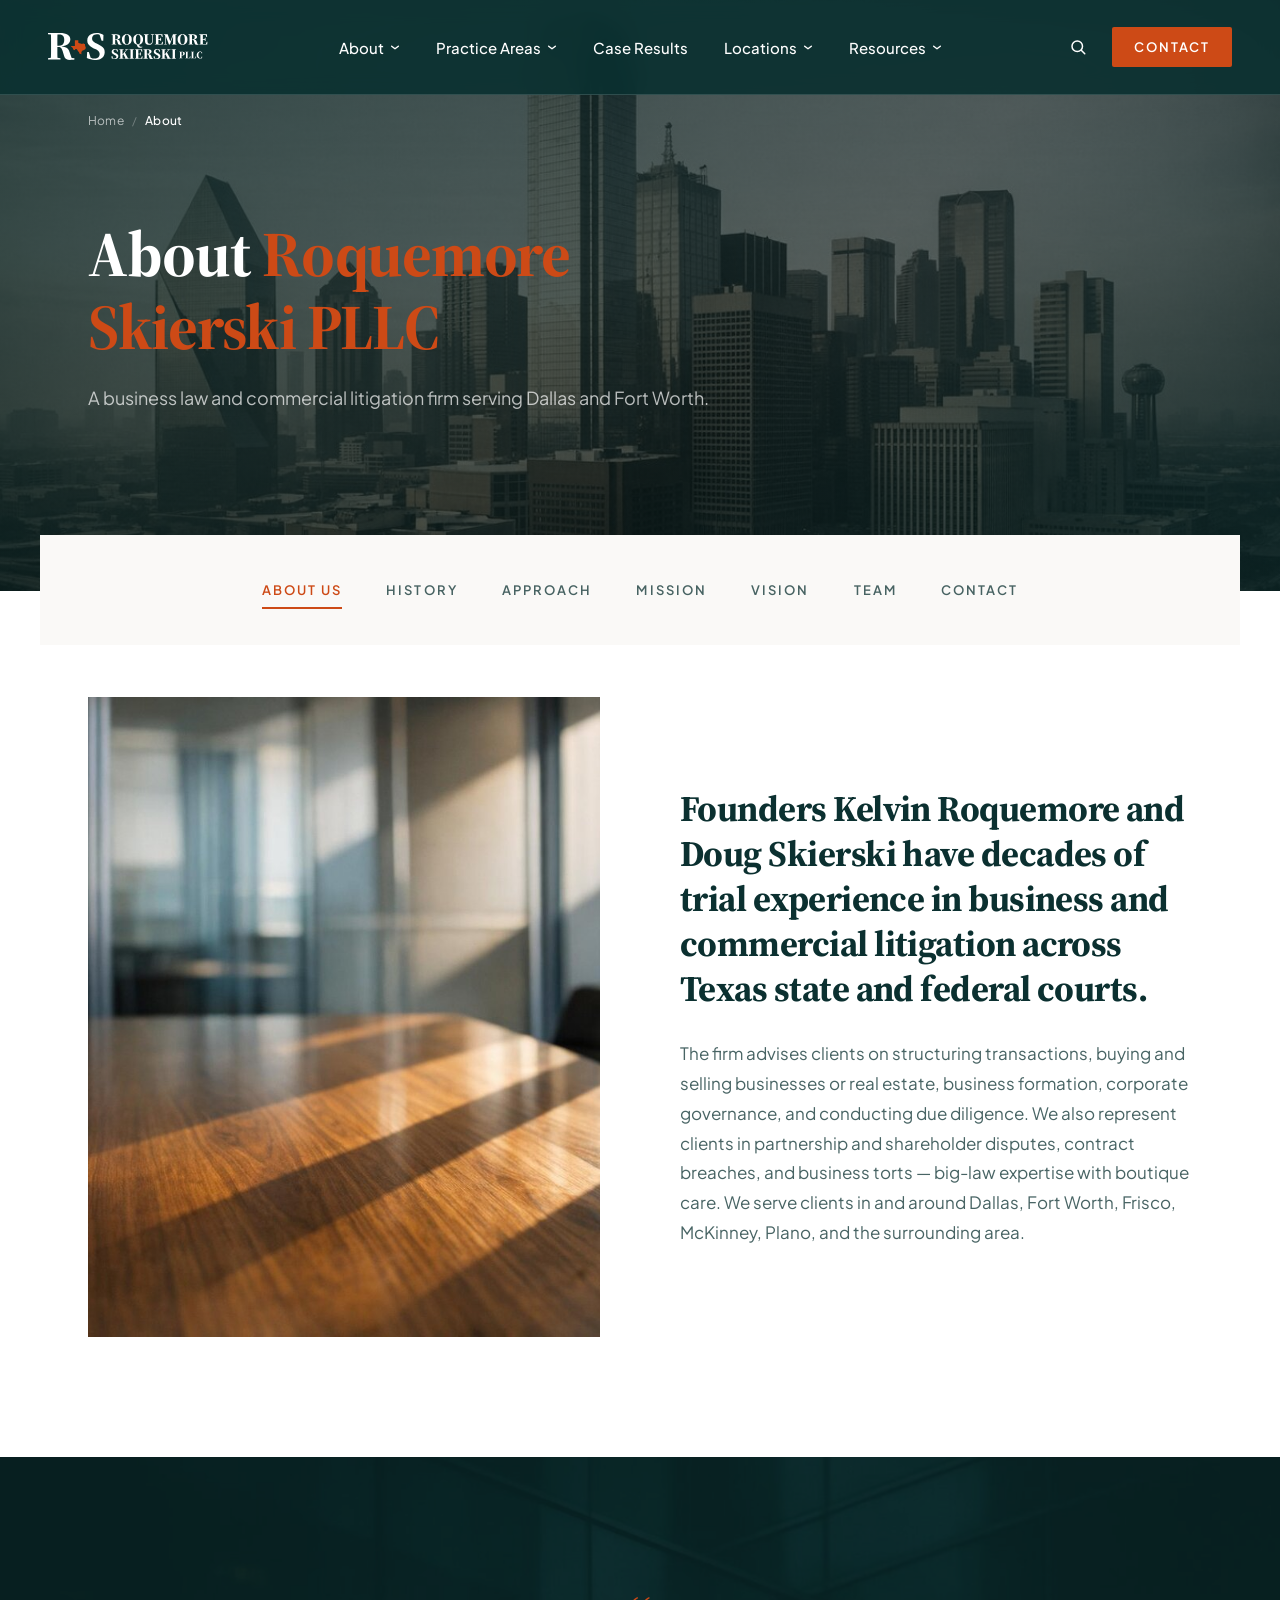
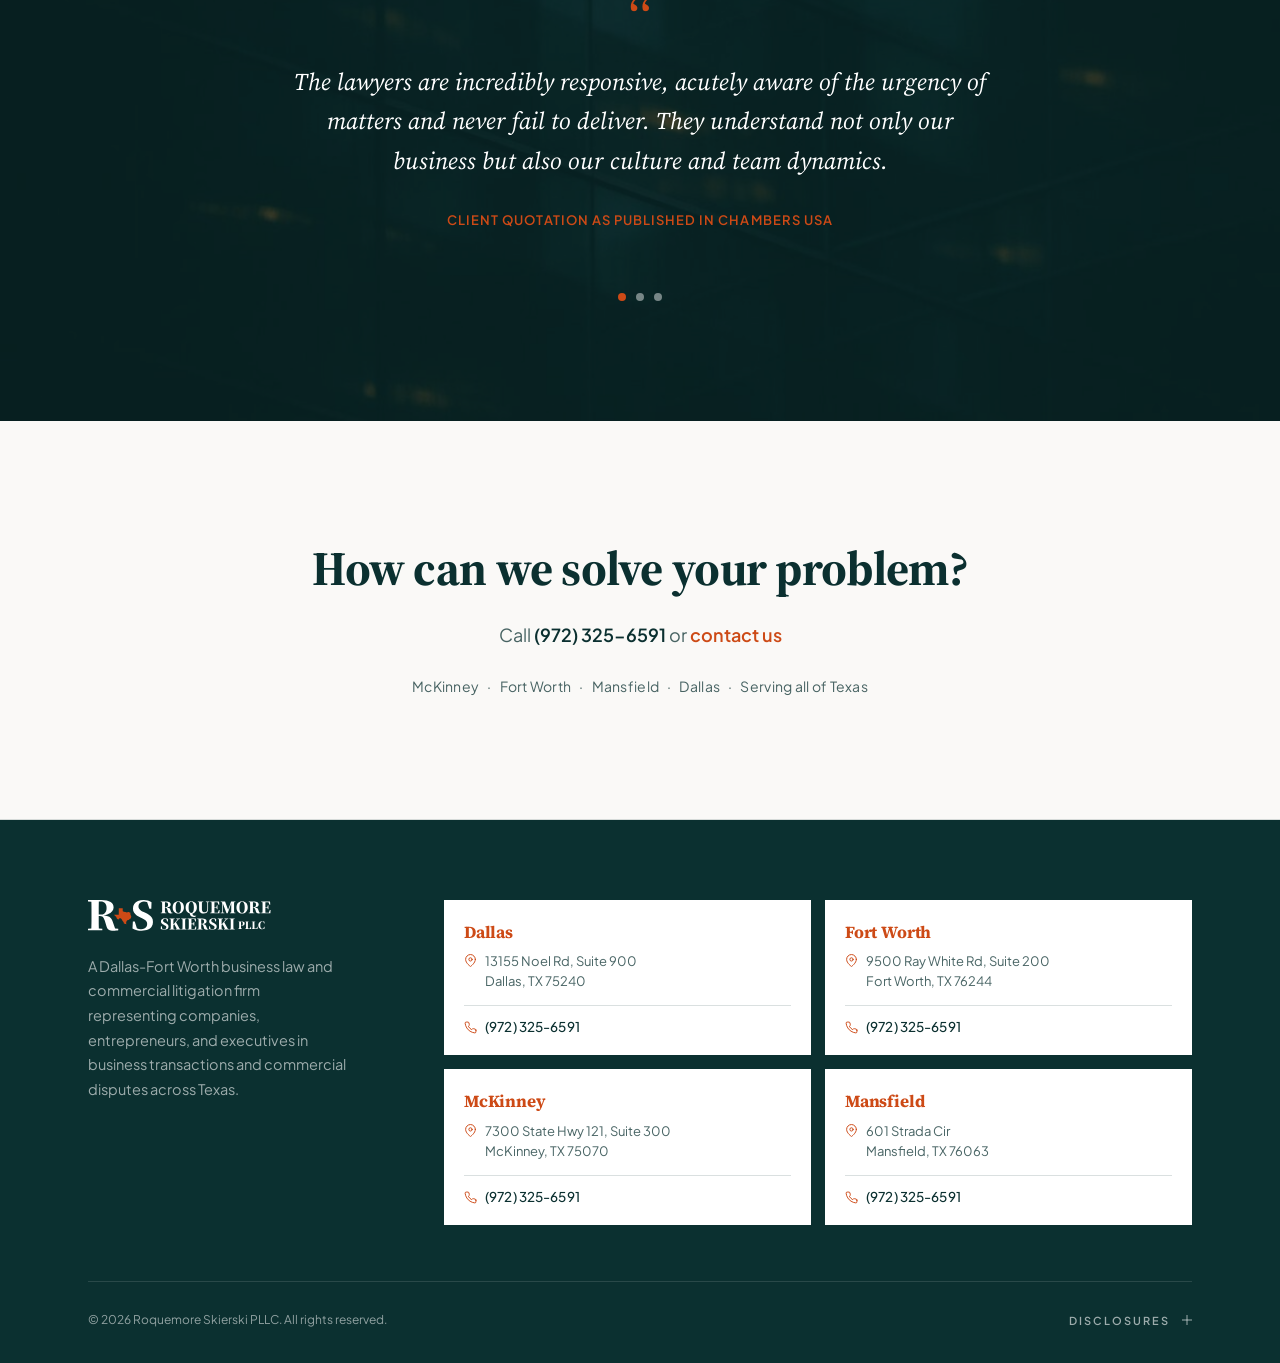
<file: static-pages/about.html>
<!DOCTYPE html>
<html lang="en">
<head>
  <meta charset="UTF-8">
  <meta name="viewport" content="width=device-width, initial-scale=1.0">
  <meta http-equiv="Cache-Control" content="no-cache, no-store, must-revalidate">
  <meta http-equiv="Pragma" content="no-cache">
  <meta http-equiv="Expires" content="0">
  <title>About - Roquemore Skierski PLLC</title>
  <link rel="icon" type="image/svg+xml" href="images/favicon.svg">
  <link rel="preconnect" href="https://fonts.googleapis.com">
  <link rel="preconnect" href="https://fonts.gstatic.com" crossorigin>
  <link href="https://fonts.googleapis.com/css2?family=Plus+Jakarta+Sans:wght@400;500;600;700&family=Source+Serif+4:opsz,wght@8..60,400;8..60,600;8..60,700&display=swap" rel="stylesheet">
  <link rel="stylesheet" href="styles/common.css">
  <link rel="stylesheet" href="styles/nav.css">
  <link rel="stylesheet" href="styles/sections/about-hero.css">
  <link rel="stylesheet" href="styles/sections/breadcrumb.css">
  <link rel="stylesheet" href="styles/sections/about-tabs.css">
  <link rel="stylesheet" href="styles/sections/about-founders.css">
  <link rel="stylesheet" href="styles/sections/practice-areas.css">
  <link rel="stylesheet" href="styles/sections/about-practice.css">
  <link rel="stylesheet" href="styles/sections/about-mission.css">
  <link rel="stylesheet" href="styles/sections/process.css">
  <link rel="stylesheet" href="styles/sections/team-roster.css">
  <link rel="stylesheet" href="styles/sections/about-overrides.css">
  <link rel="stylesheet" href="styles/sections/testimonials.css">
  <link rel="stylesheet" href="styles/footer.css">
</head>
<body>

  <a href="#main" class="skip-link">Skip to main content</a>

  <!-- Navigation -->
  <nav class="nav" id="nav">
    <a href="index.html" class="nav-logo">
      <img src="images/logo-white.svg" alt="Roquemore Skierski PLLC">
    </a>
    <ul class="nav-links">
      <li class="nav-dropdown-wrap">
        <a href="about.html" class="nav-link">
          About
          <svg class="nav-arrow" viewBox="0 0 12 8" fill="none" stroke="currentColor" stroke-width="1.75" stroke-linecap="round" stroke-linejoin="round"><path d="M2 2.5l4 3 4-3"/></svg>
        </a>
        <div class="mega-panel">
          <div class="mega-panel-inner">
            <div class="mega-panel-items">
              <a href="about.html" class="mega-panel-item">
                <h4>About the Firm</h4>
                <p>Our story, values, and the team approach to every engagement.</p>
              </a>
              <a href="about.html#team" class="mega-panel-item">
                <h4>Our Team</h4>
                <p>Founders, attorneys, and paralegals who staff every matter.</p>
              </a>
              <a href="#" class="mega-panel-item">
                <h4>News</h4>
                <p>Recent firm announcements, recognitions, and press coverage.</p>
              </a>
              <a href="careers.html" class="mega-panel-item">
                <h4>Careers</h4>
                <p>Opportunities for attorneys and staff to join the firm.</p>
              </a>
            </div>
            <div class="mega-panel-feature">
              <div class="mega-panel-feature-image"><img src="images/hero-city.jpg" alt="Dallas cityscape at dusk"></div>
              <p class="mega-panel-feature-caption">A Dallas-Fort Worth firm built on modern infrastructure and decades of courtroom experience.</p>
            </div>
          </div>
        </div>
      </li>
      <li class="nav-dropdown-wrap">
        <a href="practice-areas.html" class="nav-link">
          Practice Areas
          <svg class="nav-arrow" viewBox="0 0 12 8" fill="none" stroke="currentColor" stroke-width="1.75" stroke-linecap="round" stroke-linejoin="round"><path d="M2 2.5l4 3 4-3"/></svg>
        </a>
        <div class="mega-panel">
          <div class="mega-panel-inner">
            <div class="mega-panel-items cols-3">
              <a href="#" class="mega-panel-item">
                <h4>Litigation</h4>
                <p>Complex commercial disputes in state and federal courts across Texas.</p>
              </a>
              <a href="#" class="mega-panel-item">
                <h4>Business Law</h4>
                <p>Formation, governance, compliance, and corporate counsel.</p>
              </a>
              <a href="#" class="mega-panel-item">
                <h4>Real Estate</h4>
                <p>Commercial transactions, disputes, and development matters.</p>
              </a>
              <a href="#" class="mega-panel-item">
                <h4>Intellectual<br>Property</h4>
                <p>Protection, licensing, and enforcement of IP assets.</p>
              </a>
              <a href="#" class="mega-panel-item">
                <h4>Business<br>Transactions</h4>
                <p>M&amp;A, contracts, and deal structuring.</p>
              </a>
              <a href="#" class="mega-panel-item">
                <h4>Fraud &amp; Misrepresentation</h4>
                <p>Business fraud, deceptive trade practices, and recovery actions.</p>
              </a>
            </div>
            <div class="mega-panel-feature">
              <div class="mega-panel-feature-image"><img src="images/hero-city.jpg" alt="Dallas cityscape at dusk"></div>
              <p class="mega-panel-feature-caption">Strategic counsel for complex commercial matters, from initial demand through trial.</p>
            </div>
          </div>
        </div>
      </li>
      <li><a href="case-results.html" class="nav-link">Case Results</a></li>
      <li class="nav-dropdown-wrap">
        <a href="#" class="nav-link">
          Locations
          <svg class="nav-arrow" viewBox="0 0 12 8" fill="none" stroke="currentColor" stroke-width="1.75" stroke-linecap="round" stroke-linejoin="round"><path d="M2 2.5l4 3 4-3"/></svg>
        </a>
        <div class="mega-panel">
          <div class="mega-panel-inner">
            <div class="mega-panel-items">
              <a href="#" class="mega-panel-item">
                <h4>McKinney</h4>
                <p>Collin County matters and the broader North Dallas corridor.</p>
              </a>
              <a href="#" class="mega-panel-item">
                <h4>Fort Worth</h4>
                <p>Tarrant County state and federal courts, serving West DFW.</p>
              </a>
              <a href="#" class="mega-panel-item">
                <h4>Mansfield</h4>
                <p>Tarrant, Johnson, and Ellis County litigation and counsel.</p>
              </a>
              <a href="#" class="mega-panel-item">
                <h4>Dallas</h4>
                <p>Dallas County courts and the central business district.</p>
              </a>
            </div>
            <div class="mega-panel-feature">
              <div class="mega-panel-feature-image"><img src="images/hero-city.jpg" alt="Dallas cityscape at dusk"></div>
              <p class="mega-panel-feature-caption">Four offices across Dallas-Fort Worth. Decades of experience practicing in Texas courts.</p>
            </div>
          </div>
        </div>
      </li>
      <li class="nav-dropdown-wrap">
        <a href="#" class="nav-link">
          Resources
          <svg class="nav-arrow" viewBox="0 0 12 8" fill="none" stroke="currentColor" stroke-width="1.75" stroke-linecap="round" stroke-linejoin="round"><path d="M2 2.5l4 3 4-3"/></svg>
        </a>
        <div class="mega-panel">
          <div class="mega-panel-inner">
            <div class="mega-panel-items">
              <a href="blog.html" class="mega-panel-item">
                <h4>Blog</h4>
                <p>Writing on commercial litigation, business law, and developments in Texas courts.</p>
              </a>
              <a href="#" class="mega-panel-item">
                <h4>FAQ</h4>
                <p>Common questions on retaining counsel, fees, and the litigation process.</p>
              </a>
              <a href="#" class="mega-panel-item">
                <h4>Case Studies</h4>
                <p>Detailed write-ups of representative matters and how we resolved them.</p>
              </a>
            </div>
            <div class="mega-panel-feature">
              <div class="mega-panel-feature-image"><img src="images/hero-city.jpg" alt="Dallas cityscape at dusk"></div>
              <p class="mega-panel-feature-caption">Substantive material for clients evaluating outside counsel and for the broader legal community.</p>
            </div>
          </div>
        </div>
      </li>
    </ul>
    <div class="nav-right">
      <button class="nav-search-toggle" id="nav-search-toggle" aria-label="Open search" aria-expanded="false">
        <svg viewBox="0 0 24 24" fill="none" stroke="currentColor" stroke-width="2" stroke-linecap="round" stroke-linejoin="round"><circle cx="11" cy="11" r="7"/><path d="M21 21l-4.3-4.3"/></svg>
      </button>
      <a href="#contact" class="nav-contact-btn">Contact</a>
      <button class="nav-hamburger" id="nav-open" aria-label="Open menu">
        <svg viewBox="0 0 24 24" fill="none" stroke="currentColor" stroke-width="2"><line x1="3" y1="6" x2="21" y2="6"/><line x1="3" y1="12" x2="21" y2="12"/><line x1="3" y1="18" x2="21" y2="18"/></svg>
      </button>
    </div>
    <!-- Search panel -->
    <div class="nav-search-panel" id="nav-search-panel" aria-hidden="true">
      <div class="nav-search-inner">
        <span class="nav-search-icon" aria-hidden="true">
          <svg viewBox="0 0 24 24" fill="none" stroke="currentColor" stroke-width="2" stroke-linecap="round" stroke-linejoin="round"><circle cx="11" cy="11" r="7"/><path d="M21 21l-4.3-4.3"/></svg>
        </span>
        <input type="search" class="nav-search-input" id="nav-search-input" placeholder="Search the site &mdash; practice areas, attorneys, insights">
        <button class="nav-search-close" id="nav-search-close" aria-label="Close search">
          <svg viewBox="0 0 24 24" fill="none" stroke="currentColor" stroke-width="2" stroke-linecap="round"><line x1="6" y1="6" x2="18" y2="18"/><line x1="18" y1="6" x2="6" y2="18"/></svg>
        </button>
      </div>
    </div>
  </nav>

  <!-- Mobile nav overlay -->
  <div class="mobile-nav" id="mobile-nav">
    <button class="mobile-nav-close" id="nav-close" aria-label="Close menu">
      <svg viewBox="0 0 24 24" fill="none" stroke="currentColor" stroke-width="2"><line x1="4" y1="4" x2="20" y2="20"/><line x1="20" y1="4" x2="4" y2="20"/></svg>
    </button>
    <div class="mobile-nav-group">
      <button class="mobile-nav-toggle">About <span class="toggle-icon">+</span></button>
      <div class="mobile-nav-sub">
        <a href="about.html">About the Firm</a>
        <a href="about.html#team">Our Team</a>
        <a href="#">News</a>
        <a href="#">Careers</a>
      </div>
    </div>
    <div class="mobile-nav-group">
      <button class="mobile-nav-toggle">Practice Areas <span class="toggle-icon">+</span></button>
      <div class="mobile-nav-sub">
        <a href="#">Litigation</a>
        <a href="#">Business Law</a>
        <a href="#">Real Estate</a>
        <a href="#">Intellectual Property</a>
        <a href="#">Business Transactions</a>
        <a href="#">Fraud &amp; Misrepresentation</a>
      </div>
    </div>
    <a href="case-results.html">Case Results</a>
    <a href="#">Locations</a>
    <div class="mobile-nav-group">
      <button class="mobile-nav-toggle">Resources <span class="toggle-icon">+</span></button>
      <div class="mobile-nav-sub">
        <a href="blog.html">Blog</a>
        <a href="#">FAQ</a>
        <a href="#">Case Studies</a>
      </div>
    </div>
    <a href="#contact" class="mobile-nav-contact">Contact</a>
  </div>

  <main id="main">

  <!-- About Hero (taller, homepage-scale) -->
  <section class="about-hero about-hero--tall" id="about-hero">
    <div class="about-hero-bg">
      <img src="images/hero-city.jpg" alt="Dallas cityscape at dusk">
    </div>
    <!-- Breadcrumb (top of hero band) -->
    <nav class="post-breadcrumb" aria-label="Breadcrumb">
      <div class="post-breadcrumb-inner">
        <a href="index.html">Home</a>
        <span class="post-breadcrumb-sep">/</span>
        <span class="post-breadcrumb-current" aria-current="page">About</span>
      </div>
    </nav>
    <div class="about-hero-inner">
      <div class="about-hero-text">
        <h1>About <span class="about-hero-accent">Roquemore<br>Skierski PLLC</span></h1>
        <p class="about-hero-desc">A business law and commercial litigation firm serving Dallas and Fort Worth.</p>
      </div>
    </div>
  </section>

  <!-- Tabbed sub-navigation -->
  <nav class="about-tabs" id="about-tabs" aria-label="About sections">
    <div class="about-tabs-inner">
      <div class="about-tabs-list">
        <button class="about-tab is-active" data-tab="about" type="button">About Us</button>
        <button class="about-tab" data-tab="history" type="button">History</button>
        <button class="about-tab" data-tab="approach" type="button">Approach</button>
        <button class="about-tab" data-tab="mission" type="button">Mission</button>
        <button class="about-tab" data-tab="vision" type="button">Vision</button>
        <button class="about-tab" data-tab="team" type="button">Team</button>
        <button class="about-tab about-tab--modal" data-modal-open="contact-modal" type="button">Contact</button>
      </div>
    </div>
  </nav>

  <!-- Tab panels -->
  <div class="about-tab-panels">

    <!-- ABOUT US -->
    <section class="about-tab-panel is-active" data-panel="about">
      <div class="about-founders">
        <div class="about-founders-inner">
          <div class="about-founders-image reveal">
            <img src="images/section-break.jpg" alt="Roquemore Skierski PLLC founders">
          </div>
          <div class="about-founders-content reveal" data-delay="1">
            <h2>Founders Kelvin Roquemore and Doug Skierski have decades of trial experience in business and commercial litigation across Texas state and federal courts.</h2>
            <p>The firm advises clients on structuring transactions, buying and selling businesses or real estate, business formation, corporate governance, and conducting due diligence. We also represent clients in partnership and shareholder disputes, contract breaches, and business torts &mdash; big-law expertise with boutique care. We serve clients in and around Dallas, Fort Worth, Frisco, McKinney, Plano, and the surrounding area.</p>
          </div>
        </div>
      </div>
    </section>

    <!-- HISTORY -->
    <section class="about-tab-panel" data-panel="history">
      <section class="about-history">
        <div class="about-history-inner">
          <div class="about-history-intro">
            <h2 class="reveal">A firm built by trial lawyers, for businesses that need one.</h2>
            <p class="about-history-lede reveal" data-delay="1">Roquemore Skierski PLLC was founded on the conviction that complex commercial matters deserve the full attention of senior counsel &mdash; not delegation down the chain.</p>
          </div>
          <div class="about-history-image reveal" data-delay="2">
            <img src="images/team.jpg" alt="The team at Roquemore Skierski PLLC" width="1400" height="846" loading="lazy">
          </div>
          <div class="about-history-body reveal" data-delay="3">
            <p>Kelvin Roquemore and Doug Skierski met as commercial litigators in Dallas, where they spent the better part of two decades trying business disputes in Texas state and federal courts. Both had built their careers inside larger firms; both had watched the same pattern repeat &mdash; sophisticated clients paying for senior partners and getting work product from the most junior attorney on the team.</p>
            <p>They started Roquemore Skierski PLLC in 2018 to do it differently. Every matter is staffed with a partner, an associate, and a paralegal from day one. The lawyers who quote a strategy are the same ones who execute it. Cases get tried by the people who understand them.</p>
            <p>The firm has grown deliberately. New attorneys are added when the practice can support them with real mentorship and meaningful caseloads, not when the marketing calendar calls for a press release. The result is a practice that handles high-stakes matters with the depth of a much larger firm and the responsiveness of a much smaller one.</p>
            <p>Today the firm serves owner-managed businesses, executives, and entrepreneurs across Dallas-Fort Worth and the broader Texas market &mdash; with offices in Dallas, Fort Worth, McKinney, and Mansfield, and a track record built one matter at a time.</p>
          </div>
        </div>
      </section>
    </section>

    <!-- APPROACH -->
    <section class="about-tab-panel" data-panel="approach">
      <section class="process" id="process">
        <div class="container">
          <h2>Our Process</h2>
          <hr class="process-rule">
          <div class="process-grid">
            <div class="process-cell">
              <span class="process-step">01</span>
              <div class="process-title">Case Assessment &amp; Strategy</div>
              <p class="process-desc">We review the governing documents, build a factual timeline, gather key evidence, confirm deadlines, and align the legal approach with the client's business objectives.</p>
            </div>
            <div class="process-cell">
              <span class="process-step">02</span>
              <div class="process-title">Demand &amp; Early Protective Action</div>
              <p class="process-desc">We send a strategic demand letter identifying the dispute, proposing solutions, and setting a deadline. When assets or trade secrets are at risk, we seek immediate court relief to prevent further harm.</p>
            </div>
            <div class="process-cell">
              <span class="process-step">03</span>
              <div class="process-title">Negotiation &amp; Case Development</div>
              <p class="process-desc">We pursue negotiation or mediation where productive, while continuing to preserve evidence and develop the case so leverage remains intact if settlement efforts do not succeed.</p>
            </div>
            <div class="process-cell">
              <span class="process-step">04</span>
              <div class="process-title">Litigation, Trial &amp; Enforcement</div>
              <p class="process-desc">If a resolution is not reached, we file suit, use focused motions and discovery to narrow the dispute, present the case at trial, and enforce any favorable judgment.</p>
            </div>
          </div>
        </div>
      </section>
    </section>

    <!-- MISSION -->
    <section class="about-tab-panel" data-panel="mission">
      <div class="about-statement">
        <div class="about-statement-inner">
          <span class="about-statement-eyebrow">Our Mission</span>
          <h2>To help businesses navigate litigation risk and opportunity by providing exceptional legal counsel driven by seasoned judgement, strategic experience, and modern legal technology.</h2>
          <p>That means pairing decades of courtroom experience with modern practice tools, and staffing every engagement with attorneys who know the business context behind the dispute &mdash; so our clients get counsel that is both sharper and more practical than a bigger firm could deliver.</p>
        </div>
      </div>
      <div class="about-tab-divider"><div class="container"><hr></div></div>
    </section>

    <!-- VISION -->
    <section class="about-tab-panel" data-panel="vision">
      <div class="about-statement">
        <div class="about-statement-inner">
          <span class="about-statement-eyebrow">Our Vision</span>
          <h2>If we do not believe we can create value for our clients in providing legal services, we will not take the matter.</h2>
          <p>If we feel a client can be better served by another attorney &mdash; or if some of what they need can be better provided by a non-attorney &mdash; we will tell them. Whether the work is resolving a dispute, building a business, or protecting a family or business legacy, the principal aim of our services is to add value.</p>
        </div>
      </div>
      <div class="about-tab-divider"><div class="container"><hr></div></div>
    </section>

    <!-- TEAM -->
    <section class="about-tab-panel" data-panel="team">
      <section class="team-roster team-roster--wide" id="team">
        <div class="container">
          <h2 class="reveal">Our Team</h2>
          <hr class="team-roster-rule reveal" data-delay="1">
          <p class="team-roster-intro reveal" data-delay="1">A reputation for hard work and integrity. Since the firm's inception, we have built a track record of big results for our clients &mdash; and of getting them with honesty and professionalism.</p>

          <div class="team-roster-group reveal" data-delay="2">
            <h3 class="team-roster-group-label">Legal team</h3>
            <div class="team-roster-grid" id="team-roster-grid">
              <div class="team-roster-member" data-index="0" data-person="kelvin">
                <div class="team-roster-photo">
                  <img src="images/kelvin.jpg" alt="Kelvin Roquemore">
                </div>
                <span class="team-roster-name">Kelvin Roquemore</span>
                <span class="team-roster-title">Managing Partner</span>
                <span class="team-roster-focus">Commercial litigation, fiduciary duty, partnership disputes</span>
              </div>
              <div class="team-roster-member" data-index="1" data-person="doug">
                <div class="team-roster-photo">
                  <img src="images/doug.jpg" alt="Doug Skierski">
                </div>
                <span class="team-roster-name">Doug Skierski</span>
                <span class="team-roster-title">Managing Partner</span>
                <span class="team-roster-focus">Business disputes, M&amp;A litigation, injunctions</span>
              </div>
              <div class="team-roster-member" data-index="2" data-person="ad">
                <div class="team-roster-photo">
                  <img src="images/ad.jpg" alt="Alex L. Davis">
                </div>
                <span class="team-roster-name">Alex L. Davis</span>
                <span class="team-roster-title">Real Estate &amp; Litigation</span>
              </div>
              <div class="team-roster-member" data-index="3" data-person="jc">
                <div class="team-roster-photo">
                  <img src="images/jc.jpg" alt="Jennifer L. Culver">
                </div>
                <span class="team-roster-name">Jennifer L. Culver</span>
                <span class="team-roster-title">Commercial Litigation</span>
              </div>
              <div class="team-roster-member" data-index="4" data-person="aj">
                <div class="team-roster-photo">
                  <img src="images/aj.jpg" alt="Allison Jacobsen">
                </div>
                <span class="team-roster-name">Allison Jacobsen</span>
                <span class="team-roster-title">Attorney</span>
              </div>
              <div class="team-roster-member" data-index="5" data-person="mi">
                <div class="team-roster-photo">
                  <img src="images/mi.jpg" alt="Mark Ivanyo">
                </div>
                <span class="team-roster-name">Mark Ivanyo</span>
                <span class="team-roster-title">Of Counsel, Commercial Litigation Attorney</span>
              </div>
              <div class="team-roster-member" data-index="6" data-person="gh">
                <div class="team-roster-photo">
                  <img src="images/gh.jpg" alt="Gloria Hernandez">
                </div>
                <span class="team-roster-name">Gloria Hernandez</span>
                <span class="team-roster-title">Paralegal</span>
              </div>
            </div>
          </div>

          <div class="team-roster-group reveal" data-delay="3">
            <h3 class="team-roster-group-label">Professional staff</h3>
            <div class="team-roster-grid">
              <div class="team-roster-member">
                <div class="team-roster-photo">
                  <img src="images/mm.jpg" alt="Michael Mossessian">
                </div>
                <span class="team-roster-name">Michael Mossessian</span>
                <span class="team-roster-title">Chief Marketing Officer</span>
              </div>
              <div class="team-roster-member">
                <div class="team-roster-photo team-roster-photo--initials" aria-hidden="true">SS</div>
                <span class="team-roster-name">Stephanie Sanchez</span>
                <span class="team-roster-title">Head of Client Services</span>
              </div>
            </div>
          </div>
        </div>
      </section>
    </section>

  </div>

  <!-- Testimonials -->
  <section class="testimonials" id="testimonials">
    <div class="testimonials-bg">
      <img src="images/testimonial-bg.jpg" alt="Dallas skyline">
    </div>
    <div class="testimonials-inner">
      <div class="testimonial-carousel" id="testimonial-carousel">
        <div class="testimonial-slide active" data-slide="0">
          <div class="testimonial-mark">&ldquo;</div>
          <p class="testimonial-quote">The lawyers are incredibly responsive, acutely aware of the urgency of matters and never fail to deliver. They understand not only our business but also our culture and team dynamics.</p>
          <p class="testimonial-attr">Client quotation as published in Chambers USA</p>
        </div>
        <div class="testimonial-slide" data-slide="1">
          <div class="testimonial-mark">&ldquo;</div>
          <p class="testimonial-quote">Roquemore Skierski PLLC combines rigorous legal strategy with a deep understanding of business operations. Their team approach means someone with full knowledge of our matter is always accessible.</p>
          <p class="testimonial-attr">Client quotation as published in Chambers USA</p>
        </div>
        <div class="testimonial-slide" data-slide="2">
          <div class="testimonial-mark">&ldquo;</div>
          <p class="testimonial-quote">A firm that treats every matter as if their own business were at stake. Their courtroom preparation is thorough, their counsel is practical, and their results consistently speak for themselves.</p>
          <p class="testimonial-attr">Client quotation as published in Chambers USA</p>
        </div>
      </div>
      <div class="testimonial-dots" id="testimonial-dots">
        <button class="testimonial-dot active" data-dot="0" aria-label="Testimonial 1"></button>
        <button class="testimonial-dot" data-dot="1" aria-label="Testimonial 2"></button>
        <button class="testimonial-dot" data-dot="2" aria-label="Testimonial 3"></button>
      </div>
    </div>
  </section>

  <!-- Footer CTA -->
  <section class="footer-cta reveal" id="contact">
    <h2>How can we solve your problem?</h2>
    <p class="footer-cta-contact">
      Call <a href="tel:9723256591" class="phone">(972) 325-6591</a> or
      <a href="#" class="cta-link" data-modal-open="contact-modal">contact us</a>
    </p>
    <p class="footer-cta-locations">
      McKinney<span>&middot;</span>Fort Worth<span>&middot;</span>Mansfield<span>&middot;</span>Dallas<span>&middot;</span>Serving all of Texas
    </p>
  </section>

  </main>

  <!-- Contact Modal -->
  <div class="contact-modal" id="contact-modal" aria-hidden="true" role="dialog" aria-modal="true" aria-labelledby="contact-modal-title">
    <div class="contact-modal-backdrop" data-modal-close></div>
    <div class="contact-modal-dialog" role="document">
      <button class="contact-modal-close" data-modal-close aria-label="Close contact form" type="button">
        <svg viewBox="0 0 24 24" fill="none" stroke="currentColor" stroke-width="2"><line x1="5" y1="5" x2="19" y2="19"/><line x1="19" y1="5" x2="5" y2="19"/></svg>
      </button>
      <div class="contact-modal-eyebrow">Contact</div>
      <h2 id="contact-modal-title">Tell us about your matter.</h2>
      <p class="contact-modal-intro">Share a few details and an attorney will be in touch. For urgent matters call <a href="tel:9723256591">(972) 325-6591</a>.</p>
      <form class="contact-modal-form" onsubmit="event.preventDefault();">
        <div class="contact-modal-row">
          <label>
            <span>First name</span>
            <input type="text" name="first-name" autocomplete="given-name" required>
          </label>
          <label>
            <span>Last name</span>
            <input type="text" name="last-name" autocomplete="family-name" required>
          </label>
        </div>
        <div class="contact-modal-row">
          <label>
            <span>Email</span>
            <input type="email" name="email" autocomplete="email" required>
          </label>
          <label>
            <span>Phone number</span>
            <input type="tel" name="phone" autocomplete="tel" required>
          </label>
        </div>
        <label>
          <span>Business name <em>(optional)</em></span>
          <input type="text" name="business-name" autocomplete="organization">
        </label>
        <label>
          <span>Describe your situation</span>
          <textarea name="situation" rows="5" required></textarea>
        </label>
        <fieldset class="contact-modal-consent">
          <legend>Consent</legend>
          <label class="contact-modal-consent-check">
            <input type="checkbox" name="consent-disclaimer" required>
            <span>I have read and agree to the <a href="https://www.roqski.com/disclaimer" target="_blank" rel="noopener noreferrer">Disclaimer</a> and <a href="https://www.roqski.com/privacy-policy" target="_blank" rel="noopener noreferrer">Privacy Policy</a>.</span>
          </label>
          <label class="contact-modal-consent-check">
            <input type="checkbox" name="consent-sms" required>
            <span>I have read and agree to the <a href="https://www.roqski.com/messaging-policy" target="_blank" rel="noopener noreferrer">Text (SMS) Messaging Policy</a>.</span>
          </label>
        </fieldset>
        <button type="submit" class="contact-modal-submit">Send message</button>
      </form>
    </div>
  </div>

  <!-- Footer -->
  <footer class="site-footer">
    <div class="container">
      <div class="footer-main">
        <div class="footer-brand">
          <img src="images/logo-white.svg" alt="Roquemore Skierski PLLC">
          <p>A Dallas-Fort Worth business law and commercial litigation firm representing companies, entrepreneurs, and executives in business transactions and commercial disputes across Texas.</p>
        </div>
        <div class="footer-cols">
          <div class="footer-col">
            <div class="footer-locations-grid">
              <div class="footer-location-card">
                <div class="footer-location-name">Dallas</div>
                <a class="footer-location-address" href="https://maps.google.com/?q=13155+Noel+Rd+Suite+900+Dallas+TX+75240" target="_blank" rel="noopener"><svg viewBox="0 0 24 24" fill="none" stroke="currentColor" stroke-width="1.8" stroke-linecap="round" stroke-linejoin="round" aria-hidden="true"><path d="M21 10c0 7-9 13-9 13s-9-6-9-13a9 9 0 0 1 18 0z"/><circle cx="12" cy="10" r="3"/></svg><span>13155 Noel Rd, Suite 900<br>Dallas, TX 75240</span></a>
                <div class="footer-location-foot">

                  <a href="tel:9723256591" class="footer-location-phone"><svg viewBox="0 0 24 24" fill="none" stroke="currentColor" stroke-width="1.8" stroke-linecap="round" stroke-linejoin="round" aria-hidden="true"><path d="M22 16.92v3a2 2 0 0 1-2.18 2 19.8 19.8 0 0 1-8.63-3.07 19.5 19.5 0 0 1-6-6A19.8 19.8 0 0 1 2.12 4.18 2 2 0 0 1 4.11 2h3a2 2 0 0 1 2 1.72c.13.96.37 1.9.72 2.8a2 2 0 0 1-.45 2.11L8.09 9.91a16 16 0 0 0 6 6l1.28-1.29a2 2 0 0 1 2.11-.45c.9.35 1.84.59 2.8.72a2 2 0 0 1 1.72 2.03z"/></svg><span>(972) 325-6591</span></a>
                </div>
              </div>
              <div class="footer-location-card">
                <div class="footer-location-name">Fort Worth</div>
                <a class="footer-location-address" href="https://maps.google.com/?q=9500+Ray+White+Rd+Suite+200+Fort+Worth+TX+76244" target="_blank" rel="noopener"><svg viewBox="0 0 24 24" fill="none" stroke="currentColor" stroke-width="1.8" stroke-linecap="round" stroke-linejoin="round" aria-hidden="true"><path d="M21 10c0 7-9 13-9 13s-9-6-9-13a9 9 0 0 1 18 0z"/><circle cx="12" cy="10" r="3"/></svg><span>9500 Ray White Rd, Suite 200<br>Fort Worth, TX 76244</span></a>
                <div class="footer-location-foot">

                  <a href="tel:9723256591" class="footer-location-phone"><svg viewBox="0 0 24 24" fill="none" stroke="currentColor" stroke-width="1.8" stroke-linecap="round" stroke-linejoin="round" aria-hidden="true"><path d="M22 16.92v3a2 2 0 0 1-2.18 2 19.8 19.8 0 0 1-8.63-3.07 19.5 19.5 0 0 1-6-6A19.8 19.8 0 0 1 2.12 4.18 2 2 0 0 1 4.11 2h3a2 2 0 0 1 2 1.72c.13.96.37 1.9.72 2.8a2 2 0 0 1-.45 2.11L8.09 9.91a16 16 0 0 0 6 6l1.28-1.29a2 2 0 0 1 2.11-.45c.9.35 1.84.59 2.8.72a2 2 0 0 1 1.72 2.03z"/></svg><span>(972) 325-6591</span></a>
                </div>
              </div>
              <div class="footer-location-card">
                <div class="footer-location-name">McKinney</div>
                <a class="footer-location-address" href="https://maps.google.com/?q=7300+State+Hwy+121+Suite+300+McKinney+TX+75070" target="_blank" rel="noopener"><svg viewBox="0 0 24 24" fill="none" stroke="currentColor" stroke-width="1.8" stroke-linecap="round" stroke-linejoin="round" aria-hidden="true"><path d="M21 10c0 7-9 13-9 13s-9-6-9-13a9 9 0 0 1 18 0z"/><circle cx="12" cy="10" r="3"/></svg><span>7300 State Hwy 121, Suite 300<br>McKinney, TX 75070</span></a>
                <div class="footer-location-foot">

                  <a href="tel:9723256591" class="footer-location-phone"><svg viewBox="0 0 24 24" fill="none" stroke="currentColor" stroke-width="1.8" stroke-linecap="round" stroke-linejoin="round" aria-hidden="true"><path d="M22 16.92v3a2 2 0 0 1-2.18 2 19.8 19.8 0 0 1-8.63-3.07 19.5 19.5 0 0 1-6-6A19.8 19.8 0 0 1 2.12 4.18 2 2 0 0 1 4.11 2h3a2 2 0 0 1 2 1.72c.13.96.37 1.9.72 2.8a2 2 0 0 1-.45 2.11L8.09 9.91a16 16 0 0 0 6 6l1.28-1.29a2 2 0 0 1 2.11-.45c.9.35 1.84.59 2.8.72a2 2 0 0 1 1.72 2.03z"/></svg><span>(972) 325-6591</span></a>
                </div>
              </div>
              <div class="footer-location-card">
                <div class="footer-location-name">Mansfield</div>
                <a class="footer-location-address" href="https://maps.google.com/?q=601+Strada+Cir+Mansfield+TX+76063" target="_blank" rel="noopener"><svg viewBox="0 0 24 24" fill="none" stroke="currentColor" stroke-width="1.8" stroke-linecap="round" stroke-linejoin="round" aria-hidden="true"><path d="M21 10c0 7-9 13-9 13s-9-6-9-13a9 9 0 0 1 18 0z"/><circle cx="12" cy="10" r="3"/></svg><span>601 Strada Cir<br>Mansfield, TX 76063</span></a>
                <div class="footer-location-foot">

                  <a href="tel:9723256591" class="footer-location-phone"><svg viewBox="0 0 24 24" fill="none" stroke="currentColor" stroke-width="1.8" stroke-linecap="round" stroke-linejoin="round" aria-hidden="true"><path d="M22 16.92v3a2 2 0 0 1-2.18 2 19.8 19.8 0 0 1-8.63-3.07 19.5 19.5 0 0 1-6-6A19.8 19.8 0 0 1 2.12 4.18 2 2 0 0 1 4.11 2h3a2 2 0 0 1 2 1.72c.13.96.37 1.9.72 2.8a2 2 0 0 1-.45 2.11L8.09 9.91a16 16 0 0 0 6 6l1.28-1.29a2 2 0 0 1 2.11-.45c.9.35 1.84.59 2.8.72a2 2 0 0 1 1.72 2.03z"/></svg><span>(972) 325-6591</span></a>
                </div>
              </div>
            </div>
          </div>
        </div>
      </div>
      <div class="footer-bottom">
        <span class="footer-copyright">&copy; 2026 Roquemore Skierski PLLC. All rights reserved.</span>
        <button class="footer-policies-toggle" type="button" aria-expanded="false" aria-controls="footer-policies">
          <span class="footer-policies-toggle-label">Disclosures</span>
          <span class="footer-policies-toggle-mark" aria-hidden="true">
            <span class="footer-policies-toggle-bar"></span>
            <span class="footer-policies-toggle-bar"></span>
          </span>
        </button>
      </div>
      <div class="footer-policies" data-footer-policies>
        <div class="footer-policies-inner">
          <ul class="footer-policies-list">
            <li><a href="https://www.roqski.com/accessibility-statement">Accessibility Statement</a></li>
            <li><a href="https://www.roqski.com/communications-policy">Communications Policy</a></li>
            <li><a href="https://www.roqski.com/messaging-policy">Text Messaging Policy</a></li>
            <li><a href="https://www.roqski.com/ai-use-disclosure">AI Use Disclosure</a></li>
            <li><a href="https://www.roqski.com/privacy-policy">Privacy Policy</a></li>
            <li><a href="https://www.roqski.com/disclaimer">Disclaimer</a></li>
          </ul>
        </div>
      </div>
    </div>
  </footer>

  <script src="scripts/site.js"></script>
</body>
</html>
</file>
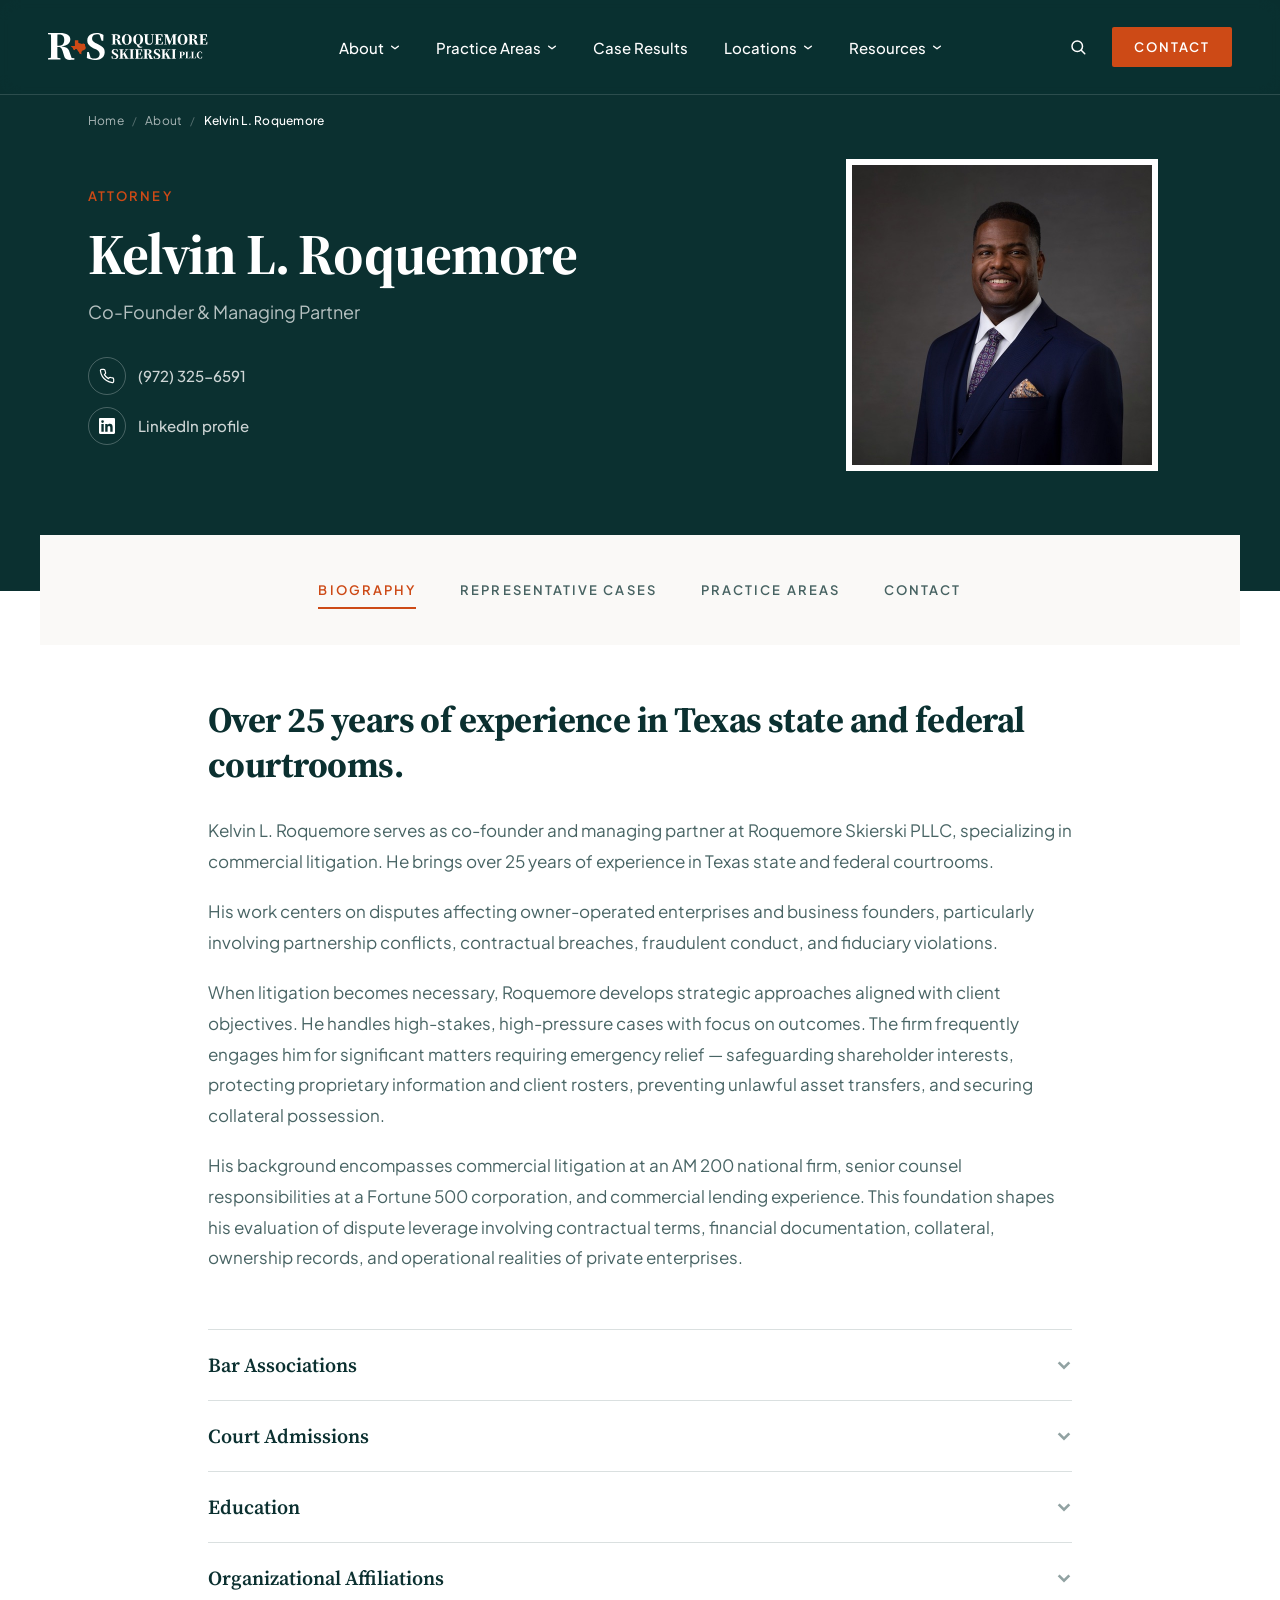
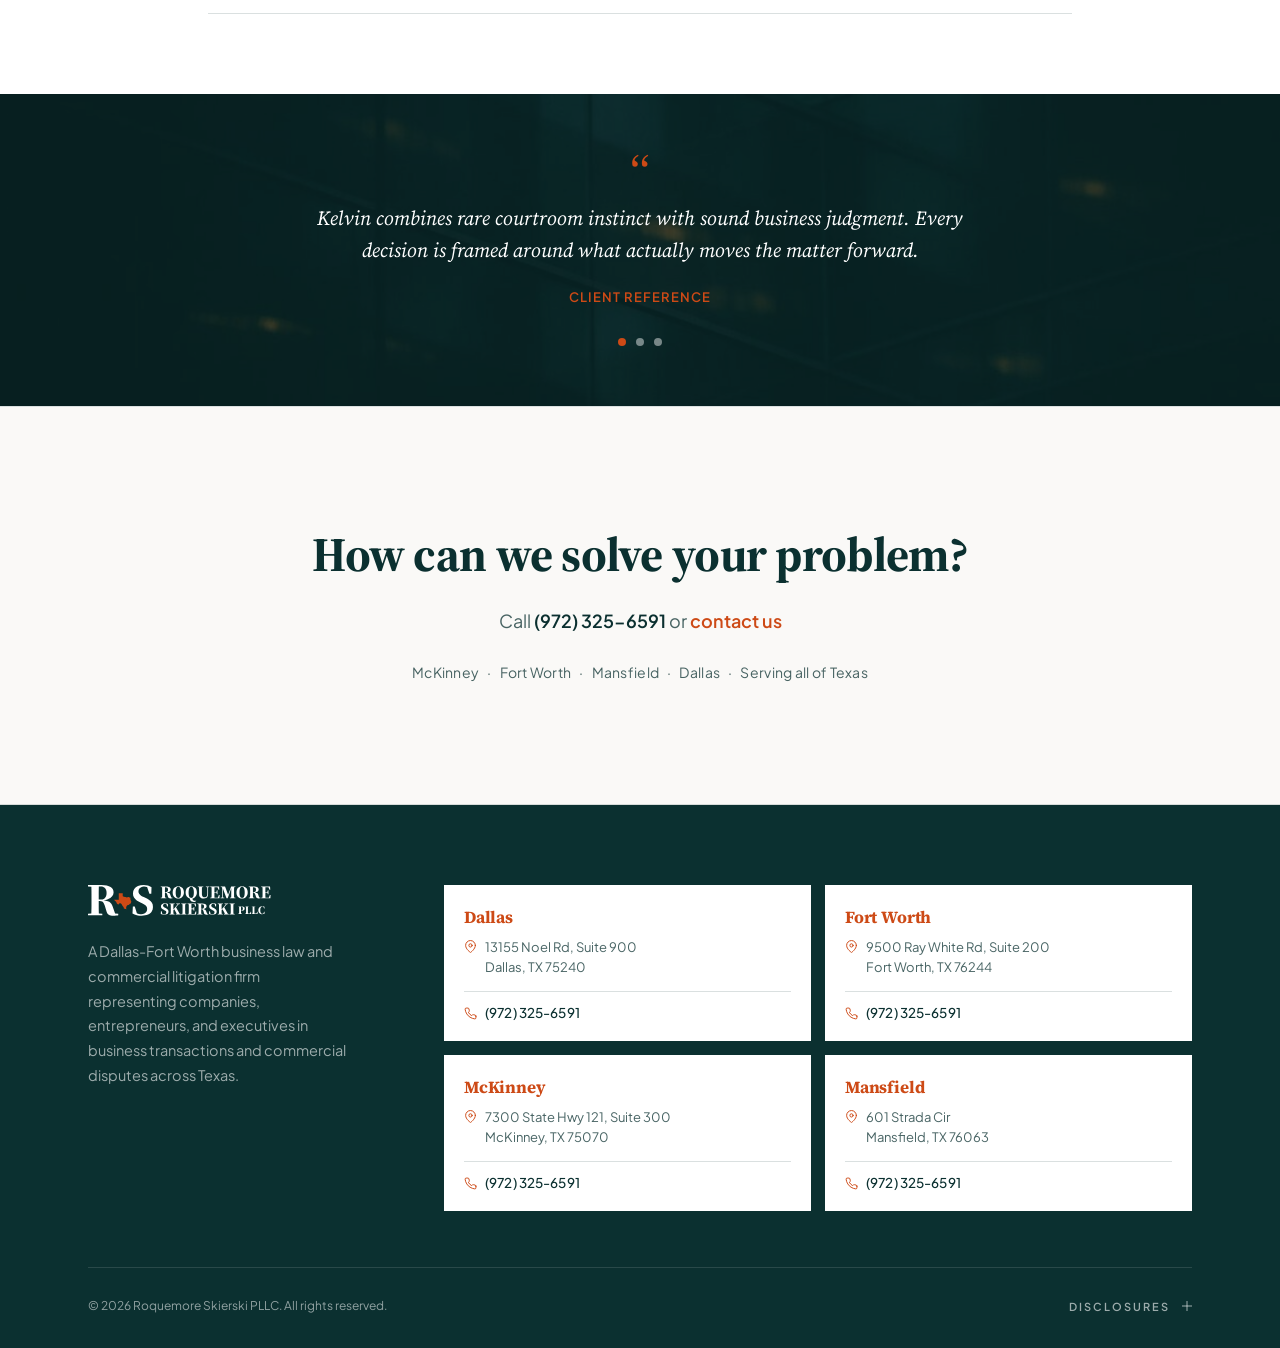
<file: static-pages/attorney-bio.html>
<!DOCTYPE html>
<html lang="en">
<head>
  <meta charset="UTF-8">
  <meta name="viewport" content="width=device-width, initial-scale=1.0">
  <meta http-equiv="Cache-Control" content="no-cache, no-store, must-revalidate">
  <meta http-equiv="Pragma" content="no-cache">
  <meta http-equiv="Expires" content="0">
  <title>Kelvin L. Roquemore - Roquemore Skierski PLLC</title>
  <link rel="icon" type="image/svg+xml" href="images/favicon.svg">
  <link rel="preconnect" href="https://fonts.googleapis.com">
  <link rel="preconnect" href="https://fonts.gstatic.com" crossorigin>
  <link href="https://fonts.googleapis.com/css2?family=Plus+Jakarta+Sans:wght@400;500;600;700&family=Source+Serif+4:opsz,wght@8..60,400;8..60,600;8..60,700&display=swap" rel="stylesheet">
  <link rel="stylesheet" href="styles/common.css">
  <link rel="stylesheet" href="styles/nav.css">
  <link rel="stylesheet" href="styles/sections/attorney-bio.css">
  <link rel="stylesheet" href="styles/sections/breadcrumb.css">
  <link rel="stylesheet" href="styles/sections/about-tabs.css">
  <link rel="stylesheet" href="styles/sections/practice-areas.css">
  <link rel="stylesheet" href="styles/sections/practice-area-page.css">
  <link rel="stylesheet" href="styles/sections/testimonials.css">
  <link rel="stylesheet" href="styles/footer.css">
</head>
<body class="bio-page">

  <a href="#main" class="skip-link">Skip to main content</a>

  <!-- Navigation -->
  <nav class="nav" id="nav">
    <a href="index.html" class="nav-logo">
      <img src="images/logo-white.svg" alt="Roquemore Skierski PLLC">
    </a>
    <ul class="nav-links">
      <li class="nav-dropdown-wrap">
        <a href="about.html" class="nav-link">
          About
          <svg class="nav-arrow" viewBox="0 0 12 8" fill="none" stroke="currentColor" stroke-width="1.75" stroke-linecap="round" stroke-linejoin="round"><path d="M2 2.5l4 3 4-3"/></svg>
        </a>
        <div class="mega-panel">
          <div class="mega-panel-inner">
            <div class="mega-panel-items">
              <a href="about.html" class="mega-panel-item">
                <h4>About the Firm</h4>
                <p>Our story, values, and the team approach to every engagement.</p>
              </a>
              <a href="about.html#team" class="mega-panel-item">
                <h4>Our Team</h4>
                <p>Founders, attorneys, and paralegals who staff every matter.</p>
              </a>
              <a href="#" class="mega-panel-item">
                <h4>News</h4>
                <p>Recent firm announcements, recognitions, and press coverage.</p>
              </a>
              <a href="careers.html" class="mega-panel-item">
                <h4>Careers</h4>
                <p>Opportunities for attorneys and staff to join the firm.</p>
              </a>
            </div>
            <div class="mega-panel-feature">
              <div class="mega-panel-feature-image"><img src="images/hero-city.jpg" alt="Dallas cityscape at dusk"></div>
              <p class="mega-panel-feature-caption">A Dallas-Fort Worth firm built on modern infrastructure and decades of courtroom experience.</p>
            </div>
          </div>
        </div>
      </li>
      <li class="nav-dropdown-wrap">
        <a href="practice-areas.html" class="nav-link">
          Practice Areas
          <svg class="nav-arrow" viewBox="0 0 12 8" fill="none" stroke="currentColor" stroke-width="1.75" stroke-linecap="round" stroke-linejoin="round"><path d="M2 2.5l4 3 4-3"/></svg>
        </a>
        <div class="mega-panel">
          <div class="mega-panel-inner">
            <div class="mega-panel-items cols-3">
              <a href="#" class="mega-panel-item">
                <h4>Litigation</h4>
                <p>Complex commercial disputes in state and federal courts across Texas.</p>
              </a>
              <a href="#" class="mega-panel-item">
                <h4>Business Law</h4>
                <p>Formation, governance, compliance, and corporate counsel.</p>
              </a>
              <a href="#" class="mega-panel-item">
                <h4>Real Estate</h4>
                <p>Commercial transactions, disputes, and development matters.</p>
              </a>
              <a href="#" class="mega-panel-item">
                <h4>Intellectual<br>Property</h4>
                <p>Protection, licensing, and enforcement of IP assets.</p>
              </a>
              <a href="#" class="mega-panel-item">
                <h4>Business<br>Transactions</h4>
                <p>M&amp;A, contracts, and deal structuring.</p>
              </a>
              <a href="#" class="mega-panel-item">
                <h4>Fraud &amp; Misrepresentation</h4>
                <p>Business fraud, deceptive trade practices, and recovery actions.</p>
              </a>
            </div>
            <div class="mega-panel-feature">
              <div class="mega-panel-feature-image"><img src="images/hero-city.jpg" alt="Dallas cityscape at dusk"></div>
              <p class="mega-panel-feature-caption">Strategic counsel for complex commercial matters, from initial demand through trial.</p>
            </div>
          </div>
        </div>
      </li>
      <li><a href="case-results.html" class="nav-link">Case Results</a></li>
      <li class="nav-dropdown-wrap">
        <a href="#" class="nav-link">
          Locations
          <svg class="nav-arrow" viewBox="0 0 12 8" fill="none" stroke="currentColor" stroke-width="1.75" stroke-linecap="round" stroke-linejoin="round"><path d="M2 2.5l4 3 4-3"/></svg>
        </a>
        <div class="mega-panel">
          <div class="mega-panel-inner">
            <div class="mega-panel-items">
              <a href="#" class="mega-panel-item">
                <h4>McKinney</h4>
                <p>Collin County matters and the broader North Dallas corridor.</p>
              </a>
              <a href="#" class="mega-panel-item">
                <h4>Fort Worth</h4>
                <p>Tarrant County state and federal courts, serving West DFW.</p>
              </a>
              <a href="#" class="mega-panel-item">
                <h4>Mansfield</h4>
                <p>Tarrant, Johnson, and Ellis County litigation and counsel.</p>
              </a>
              <a href="#" class="mega-panel-item">
                <h4>Dallas</h4>
                <p>Dallas County courts and the central business district.</p>
              </a>
            </div>
            <div class="mega-panel-feature">
              <div class="mega-panel-feature-image"><img src="images/hero-city.jpg" alt="Dallas cityscape at dusk"></div>
              <p class="mega-panel-feature-caption">Four offices across Dallas-Fort Worth. Decades of experience practicing in Texas courts.</p>
            </div>
          </div>
        </div>
      </li>
      <li class="nav-dropdown-wrap">
        <a href="#" class="nav-link">
          Resources
          <svg class="nav-arrow" viewBox="0 0 12 8" fill="none" stroke="currentColor" stroke-width="1.75" stroke-linecap="round" stroke-linejoin="round"><path d="M2 2.5l4 3 4-3"/></svg>
        </a>
        <div class="mega-panel">
          <div class="mega-panel-inner">
            <div class="mega-panel-items">
              <a href="blog.html" class="mega-panel-item">
                <h4>Blog</h4>
                <p>Writing on commercial litigation, business law, and developments in Texas courts.</p>
              </a>
              <a href="#" class="mega-panel-item">
                <h4>FAQ</h4>
                <p>Common questions on retaining counsel, fees, and the litigation process.</p>
              </a>
              <a href="#" class="mega-panel-item">
                <h4>Case Studies</h4>
                <p>Detailed write-ups of representative matters and how we resolved them.</p>
              </a>
            </div>
            <div class="mega-panel-feature">
              <div class="mega-panel-feature-image"><img src="images/hero-city.jpg" alt="Dallas cityscape at dusk"></div>
              <p class="mega-panel-feature-caption">Substantive material for clients evaluating outside counsel and for the broader legal community.</p>
            </div>
          </div>
        </div>
      </li>
    </ul>
    <div class="nav-right">
      <button class="nav-search-toggle" id="nav-search-toggle" aria-label="Open search" aria-expanded="false">
        <svg viewBox="0 0 24 24" fill="none" stroke="currentColor" stroke-width="2" stroke-linecap="round" stroke-linejoin="round"><circle cx="11" cy="11" r="7"/><path d="M21 21l-4.3-4.3"/></svg>
      </button>
      <a href="#contact" class="nav-contact-btn">Contact</a>
      <button class="nav-hamburger" id="nav-open" aria-label="Open menu">
        <svg viewBox="0 0 24 24" fill="none" stroke="currentColor" stroke-width="2"><line x1="3" y1="6" x2="21" y2="6"/><line x1="3" y1="12" x2="21" y2="12"/><line x1="3" y1="18" x2="21" y2="18"/></svg>
      </button>
    </div>
    <!-- Search panel -->
    <div class="nav-search-panel" id="nav-search-panel" aria-hidden="true">
      <div class="nav-search-inner">
        <span class="nav-search-icon" aria-hidden="true">
          <svg viewBox="0 0 24 24" fill="none" stroke="currentColor" stroke-width="2" stroke-linecap="round" stroke-linejoin="round"><circle cx="11" cy="11" r="7"/><path d="M21 21l-4.3-4.3"/></svg>
        </span>
        <input type="search" class="nav-search-input" id="nav-search-input" placeholder="Search the site &mdash; practice areas, attorneys, insights">
        <button class="nav-search-close" id="nav-search-close" aria-label="Close search">
          <svg viewBox="0 0 24 24" fill="none" stroke="currentColor" stroke-width="2" stroke-linecap="round"><line x1="6" y1="6" x2="18" y2="18"/><line x1="18" y1="6" x2="6" y2="18"/></svg>
        </button>
      </div>
    </div>
  </nav>

  <!-- Mobile nav overlay -->
  <div class="mobile-nav" id="mobile-nav">
    <button class="mobile-nav-close" id="nav-close" aria-label="Close menu">
      <svg viewBox="0 0 24 24" fill="none" stroke="currentColor" stroke-width="2"><line x1="4" y1="4" x2="20" y2="20"/><line x1="20" y1="4" x2="4" y2="20"/></svg>
    </button>
    <div class="mobile-nav-group">
      <button class="mobile-nav-toggle">About <span class="toggle-icon">+</span></button>
      <div class="mobile-nav-sub">
        <a href="about.html">About the Firm</a>
        <a href="about.html#team">Our Team</a>
        <a href="#">News</a>
        <a href="#">Careers</a>
      </div>
    </div>
    <div class="mobile-nav-group">
      <button class="mobile-nav-toggle">Practice Areas <span class="toggle-icon">+</span></button>
      <div class="mobile-nav-sub">
        <a href="#">Litigation</a>
        <a href="#">Business Law</a>
        <a href="#">Real Estate</a>
        <a href="#">Intellectual Property</a>
        <a href="#">Business Transactions</a>
        <a href="#">Fraud &amp; Misrepresentation</a>
      </div>
    </div>
    <a href="case-results.html">Case Results</a>
    <a href="#">Locations</a>
    <div class="mobile-nav-group">
      <button class="mobile-nav-toggle">Resources <span class="toggle-icon">+</span></button>
      <div class="mobile-nav-sub">
        <a href="blog.html">Blog</a>
        <a href="#">FAQ</a>
        <a href="#">Case Studies</a>
      </div>
    </div>
    <a href="#contact" class="mobile-nav-contact">Contact</a>
  </div>

  <main id="main">

  <!-- Bio Hero -->
  <section class="bio-hero" id="bio-hero">
    <!-- Breadcrumb (top of hero band) -->
    <nav class="post-breadcrumb" aria-label="Breadcrumb">
      <div class="post-breadcrumb-inner">
        <a href="index.html">Home</a>
        <span class="post-breadcrumb-sep">/</span>
        <a href="about.html">About</a>
        <span class="post-breadcrumb-sep">/</span>
        <span class="post-breadcrumb-current" aria-current="page">Kelvin L. Roquemore</span>
      </div>
    </nav>
    <div class="bio-hero-inner">
      <div class="bio-hero-text">
        <div class="bio-hero-eyebrow">Attorney</div>
        <h1 class="bio-hero-name">Kelvin L. Roquemore</h1>
        <p class="bio-hero-title">Co-Founder &amp; Managing Partner</p>
        <div class="bio-hero-contact">
          <a href="tel:9723256591">
            <span class="bio-hero-contact-icon">
              <svg viewBox="0 0 24 24" fill="none" stroke="currentColor" stroke-width="1.8" stroke-linecap="round" stroke-linejoin="round"><path d="M22 16.92v3a2 2 0 0 1-2.18 2 19.8 19.8 0 0 1-8.63-3.07 19.5 19.5 0 0 1-6-6A19.8 19.8 0 0 1 2.12 4.18 2 2 0 0 1 4.11 2h3a2 2 0 0 1 2 1.72c.13.96.37 1.9.72 2.8a2 2 0 0 1-.45 2.11L8.09 9.91a16 16 0 0 0 6 6l1.28-1.29a2 2 0 0 1 2.11-.45c.9.35 1.84.59 2.8.72a2 2 0 0 1 1.72 2.03z"/></svg>
            </span>
            (972) 325-6591
          </a>
          <a href="https://www.linkedin.com/" target="_blank" rel="noopener">
            <span class="bio-hero-contact-icon">
              <svg viewBox="0 0 24 24" fill="currentColor"><path d="M20.45 20.45h-3.56v-5.57c0-1.33-.02-3.04-1.85-3.04-1.85 0-2.13 1.45-2.13 2.94v5.67H9.35V9h3.41v1.56h.05c.48-.9 1.64-1.85 3.37-1.85 3.6 0 4.27 2.37 4.27 5.46v6.28zM5.34 7.43a2.06 2.06 0 1 1 0-4.12 2.06 2.06 0 0 1 0 4.12zM7.12 20.45H3.55V9h3.57v11.45zM22.23 0H1.77C.79 0 0 .77 0 1.73v20.55C0 23.23.79 24 1.77 24h20.46c.98 0 1.77-.77 1.77-1.72V1.73C24 .77 23.21 0 22.23 0z"/></svg>
            </span>
            LinkedIn profile
          </a>
        </div>
      </div>
      <div class="bio-hero-photo">
        <img src="images/kelvin.jpg" alt="Kelvin L. Roquemore" width="560" height="560">
      </div>
    </div>
  </section>

  <!-- Tabbed sub-navigation -->
  <nav class="about-tabs" id="about-tabs" aria-label="Attorney sections">
    <div class="about-tabs-inner">
      <div class="about-tabs-list">
        <button class="about-tab is-active" data-tab="biography" type="button">Biography</button>
        <button class="about-tab" data-tab="case-results" type="button">Representative Cases</button>
        <button class="about-tab" data-tab="practice-areas" type="button">Practice Areas</button>
        <button class="about-tab about-tab--modal" data-modal-open="contact-modal" type="button">Contact</button>
      </div>
    </div>
  </nav>

  <!-- Tab panels -->
  <div class="about-tab-panels">

    <!-- BIOGRAPHY -->
    <section class="about-tab-panel is-active" data-panel="biography">
      <div class="bio-content">
        <div class="bio-content-inner">
          <h2 class="reveal">Over 25 years of experience in Texas state and federal courtrooms.</h2>
          <p class="bio-lead reveal" data-delay="1">Kelvin L. Roquemore serves as co-founder and managing partner at Roquemore Skierski PLLC, specializing in commercial litigation. He brings over 25 years of experience in Texas state and federal courtrooms.</p>
          <p class="reveal" data-delay="2">His work centers on disputes affecting owner-operated enterprises and business founders, particularly involving partnership conflicts, contractual breaches, fraudulent conduct, and fiduciary violations.</p>
          <p class="reveal" data-delay="2">When litigation becomes necessary, Roquemore develops strategic approaches aligned with client objectives. He handles high-stakes, high-pressure cases with focus on outcomes. The firm frequently engages him for significant matters requiring emergency relief &mdash; safeguarding shareholder interests, protecting proprietary information and client rosters, preventing unlawful asset transfers, and securing collateral possession.</p>
          <p class="reveal" data-delay="3">His background encompasses commercial litigation at an AM 200 national firm, senior counsel responsibilities at a Fortune 500 corporation, and commercial lending experience. This foundation shapes his evaluation of dispute leverage involving contractual terms, financial documentation, collateral, ownership records, and operational realities of private enterprises.</p>

          <div class="bio-accordion reveal" data-delay="3">
            <div class="bio-accordion-item">
              <button class="bio-accordion-toggle" type="button">
                Bar Associations
                <svg viewBox="0 0 12 12" fill="none" stroke="currentColor" stroke-width="2"><path d="M2 4l4 4 4-4"/></svg>
              </button>
              <div class="bio-accordion-body">
                <div class="bio-accordion-body-inner">
                  <ul>
                    <li>Texas Bar College</li>
                    <li>American Bar Association &mdash; Litigation &amp; Small Firm Sections</li>
                    <li>State Bar of Texas &mdash; Litigation Section</li>
                    <li>Dallas Bar Association &mdash; Litigation &amp; Business Sections</li>
                  </ul>
                </div>
              </div>
            </div>
            <div class="bio-accordion-item">
              <button class="bio-accordion-toggle" type="button">
                Court Admissions
                <svg viewBox="0 0 12 12" fill="none" stroke="currentColor" stroke-width="2"><path d="M2 4l4 4 4-4"/></svg>
              </button>
              <div class="bio-accordion-body">
                <div class="bio-accordion-body-inner">
                  <ul>
                    <li>United States District Court, Northern District of Texas</li>
                    <li>United States Bankruptcy Court, Northern District of Texas</li>
                    <li>United States District Court, Eastern District of Texas</li>
                  </ul>
                </div>
              </div>
            </div>
            <div class="bio-accordion-item">
              <button class="bio-accordion-toggle" type="button">
                Education
                <svg viewBox="0 0 12 12" fill="none" stroke="currentColor" stroke-width="2"><path d="M2 4l4 4 4-4"/></svg>
              </button>
              <div class="bio-accordion-body">
                <div class="bio-accordion-body-inner">
                  <ul>
                    <li>J.D., Tulane Law School &mdash; cum laude</li>
                    <li>B.B.A. in Finance and Banking, University of North Texas</li>
                  </ul>
                </div>
              </div>
            </div>
            <div class="bio-accordion-item">
              <button class="bio-accordion-toggle" type="button">
                Organizational Affiliations
                <svg viewBox="0 0 12 12" fill="none" stroke="currentColor" stroke-width="2"><path d="M2 4l4 4 4-4"/></svg>
              </button>
              <div class="bio-accordion-body">
                <div class="bio-accordion-body-inner">
                  <ul>
                    <li>Metrocrest Chamber of Commerce &mdash; Board Member</li>
                    <li>J.L. Turner Legal Association &mdash; Member</li>
                  </ul>
                </div>
              </div>
            </div>
          </div>
        </div>
      </div>

      <!-- Attorney testimonials -->
      <section class="testimonials testimonials--compact" aria-label="Client testimonials">
        <div class="testimonials-bg">
          <img src="images/testimonial-bg.jpg" alt="Dallas skyline">
        </div>
        <div class="testimonials-inner">
          <div class="testimonial-carousel" id="testimonial-carousel">
            <div class="testimonial-slide active" data-slide="0">
              <div class="testimonial-mark">&ldquo;</div>
              <p class="testimonial-quote">Kelvin combines rare courtroom instinct with sound business judgment. Every decision is framed around what actually moves the matter forward.</p>
              <p class="testimonial-attr">Client reference</p>
            </div>
            <div class="testimonial-slide" data-slide="1">
              <div class="testimonial-mark">&ldquo;</div>
              <p class="testimonial-quote">When we needed emergency relief on a Friday afternoon, Kelvin had a TRO application on file the same day. He is our first call on anything contested.</p>
              <p class="testimonial-attr">Client reference</p>
            </div>
            <div class="testimonial-slide" data-slide="2">
              <div class="testimonial-mark">&ldquo;</div>
              <p class="testimonial-quote">His preparation is exhaustive. By the time we walked into mediation, opposing counsel had nothing we had not already anticipated.</p>
              <p class="testimonial-attr">Client reference</p>
            </div>
          </div>
          <div class="testimonial-dots" id="testimonial-dots">
            <button class="testimonial-dot active" data-dot="0" aria-label="Testimonial 1"></button>
            <button class="testimonial-dot" data-dot="1" aria-label="Testimonial 2"></button>
            <button class="testimonial-dot" data-dot="2" aria-label="Testimonial 3"></button>
          </div>
        </div>
      </section>

      <div class="about-tab-divider"><div class="container"><hr></div></div>
    </section>

    <!-- CASE RESULTS -->
    <section class="about-tab-panel" data-panel="case-results">
      <div class="bio-cases">
        <div class="bio-cases-inner">
          <h2 class="reveal">Representative Cases</h2>
          <p class="reveal" data-delay="1">Select engagements reflecting the scope and complexity of the firm's litigation practice.</p>

          <div class="bio-case-item reveal" data-delay="1">
            <div class="bio-case-category">Partnership Dispute</div>
            <div class="bio-case-title">Multi-member LLC ownership dispute and forced buyout</div>
            <p class="bio-case-desc">Represented majority member in contested valuation and buyout proceeding involving a North Texas services company. Obtained favorable ruling on fair market value and enforced operating agreement provisions through trial.</p>
          </div>

          <div class="bio-case-item reveal" data-delay="2">
            <div class="bio-case-category">Breach of Fiduciary Duty</div>
            <div class="bio-case-title">Officer diversion of corporate opportunities</div>
            <p class="bio-case-desc">Prosecuted claims against former officer who diverted business opportunities and key employees to a competing venture. Secured injunctive relief and full recovery of diverted revenue through settlement.</p>
          </div>

          <div class="bio-case-item reveal" data-delay="3">
            <div class="bio-case-category">Breach of Contract</div>
            <div class="bio-case-title">Commercial lease dispute with national tenant</div>
            <p class="bio-case-desc">Defended commercial landlord against early termination claims by a national retail tenant. Obtained summary judgment enforcing lease terms and recovered full remaining rent obligation.</p>
          </div>

          <div class="bio-case-item reveal" data-delay="4">
            <div class="bio-case-category">Fraud Litigation</div>
            <div class="bio-case-title">Fraudulent inducement in business acquisition</div>
            <p class="bio-case-desc">Represented purchaser in fraud and misrepresentation claims arising from the acquisition of a DFW-area business. Recovered damages based on inflated revenue representations and undisclosed liabilities.</p>
          </div>

          <div class="bio-case-item reveal" data-delay="5">
            <div class="bio-case-category">Injunctions &amp; TROs</div>
            <div class="bio-case-title">Emergency restraining order to prevent asset dissipation</div>
            <p class="bio-case-desc">Obtained temporary restraining order within 48 hours of engagement to freeze assets being transferred by a departing business partner. Preserved client's interest through final resolution.</p>
          </div>
        </div>
      </div>
      <div class="about-tab-divider"><div class="container"><hr></div></div>
    </section>

    <!-- FOCUS AREAS -->
    <section class="about-tab-panel" data-panel="practice-areas">
      <section class="practice-areas">
        <div class="container">
          <h2 class="reveal">Practice Areas</h2>
          <hr class="practice-areas-rule reveal" data-delay="1">
          <div class="practice-grid">
            <a href="#" class="practice-cell reveal" data-delay="1">
              <div class="practice-cell-name">
                Business Litigation
                <svg viewBox="0 0 14 14" fill="none" stroke="currentColor" stroke-width="2"><path d="M2 7h10M8 3l4 4-4 4"/></svg>
              </div>
              <p class="practice-cell-desc">High-stakes commercial disputes handled from investigation through trial in Texas state and federal courts.</p>
            </a>
            <a href="#" class="practice-cell reveal" data-delay="2">
              <div class="practice-cell-name">
                Breach of Contract
                <svg viewBox="0 0 14 14" fill="none" stroke="currentColor" stroke-width="2"><path d="M2 7h10M8 3l4 4-4 4"/></svg>
              </div>
              <p class="practice-cell-desc">Enforcing agreements and recovering damages when the other side fails to perform.</p>
            </a>
            <a href="#" class="practice-cell reveal" data-delay="2">
              <div class="practice-cell-name">
                Partnership Disputes
                <svg viewBox="0 0 14 14" fill="none" stroke="currentColor" stroke-width="2"><path d="M2 7h10M8 3l4 4-4 4"/></svg>
              </div>
              <p class="practice-cell-desc">Resolving deadlock, buyout, and exit conflicts between partners and closely held business owners.</p>
            </a>
            <a href="#" class="practice-cell reveal" data-delay="3">
              <div class="practice-cell-name">
                Breach of Fiduciary Duty
                <svg viewBox="0 0 14 14" fill="none" stroke="currentColor" stroke-width="2"><path d="M2 7h10M8 3l4 4-4 4"/></svg>
              </div>
              <p class="practice-cell-desc">Holding officers, directors, and partners accountable when loyalty and care obligations are broken.</p>
            </a>
            <a href="#" class="practice-cell reveal" data-delay="3">
              <div class="practice-cell-name">
                Fraud Litigation
                <svg viewBox="0 0 14 14" fill="none" stroke="currentColor" stroke-width="2"><path d="M2 7h10M8 3l4 4-4 4"/></svg>
              </div>
              <p class="practice-cell-desc">Pursuing deceptive practices, misrepresentation, and concealment claims to recover client losses.</p>
            </a>
            <a href="#" class="practice-cell reveal" data-delay="4">
              <div class="practice-cell-name">
                Business Contracts &amp; Contract Law
                <svg viewBox="0 0 14 14" fill="none" stroke="currentColor" stroke-width="2"><path d="M2 7h10M8 3l4 4-4 4"/></svg>
              </div>
              <p class="practice-cell-desc">Careful review and negotiation of commercial agreements to protect clients before disputes arise.</p>
            </a>
            <a href="#" class="practice-cell reveal" data-delay="4">
              <div class="practice-cell-name">
                General Counsel
                <svg viewBox="0 0 14 14" fill="none" stroke="currentColor" stroke-width="2"><path d="M2 7h10M8 3l4 4-4 4"/></svg>
              </div>
              <p class="practice-cell-desc">Ongoing strategic legal guidance for businesses that need a trusted advisor without a full-time hire.</p>
            </a>
            <a href="#" class="practice-cell reveal" data-delay="5">
              <div class="practice-cell-name">
                Arbitration
                <svg viewBox="0 0 14 14" fill="none" stroke="currentColor" stroke-width="2"><path d="M2 7h10M8 3l4 4-4 4"/></svg>
              </div>
              <p class="practice-cell-desc">Resolving disputes through binding arbitration when contracts or strategy call for a private forum.</p>
            </a>
          </div>
        </div>
      </section>
      <div class="about-tab-divider"><div class="container"><hr></div></div>
    </section>

  </div>

  <!-- Footer CTA -->
  <section class="footer-cta reveal" id="contact">
    <h2>How can we solve your problem?</h2>
    <p class="footer-cta-contact">
      Call <a href="tel:9723256591" class="phone">(972) 325-6591</a> or
      <a href="#" class="cta-link" data-modal-open="contact-modal">contact us</a>
    </p>
    <p class="footer-cta-locations">
      McKinney<span>&middot;</span>Fort Worth<span>&middot;</span>Mansfield<span>&middot;</span>Dallas<span>&middot;</span>Serving all of Texas
    </p>
  </section>

  </main>

  <!-- Contact Modal -->
  <div class="contact-modal" id="contact-modal" aria-hidden="true" role="dialog" aria-modal="true" aria-labelledby="contact-modal-title">
    <div class="contact-modal-backdrop" data-modal-close></div>
    <div class="contact-modal-dialog" role="document">
      <button class="contact-modal-close" data-modal-close aria-label="Close contact form" type="button">
        <svg viewBox="0 0 24 24" fill="none" stroke="currentColor" stroke-width="2"><line x1="5" y1="5" x2="19" y2="19"/><line x1="19" y1="5" x2="5" y2="19"/></svg>
      </button>
      <div class="contact-modal-eyebrow">Contact</div>
      <h2 id="contact-modal-title">Tell us about your matter.</h2>
      <p class="contact-modal-intro">Share a few details and an attorney will be in touch. For urgent matters call <a href="tel:9723256591">(972) 325-6591</a>.</p>
      <form class="contact-modal-form" onsubmit="event.preventDefault();">
        <div class="contact-modal-row">
          <label>
            <span>First name</span>
            <input type="text" name="first-name" autocomplete="given-name" required>
          </label>
          <label>
            <span>Last name</span>
            <input type="text" name="last-name" autocomplete="family-name" required>
          </label>
        </div>
        <div class="contact-modal-row">
          <label>
            <span>Email</span>
            <input type="email" name="email" autocomplete="email" required>
          </label>
          <label>
            <span>Phone number</span>
            <input type="tel" name="phone" autocomplete="tel" required>
          </label>
        </div>
        <label>
          <span>Business name <em>(optional)</em></span>
          <input type="text" name="business-name" autocomplete="organization">
        </label>
        <label>
          <span>Describe your situation</span>
          <textarea name="situation" rows="5" required></textarea>
        </label>
        <fieldset class="contact-modal-consent">
          <legend>Consent</legend>
          <label class="contact-modal-consent-check">
            <input type="checkbox" name="consent-disclaimer" required>
            <span>I have read and agree to the <a href="https://www.roqski.com/disclaimer" target="_blank" rel="noopener noreferrer">Disclaimer</a> and <a href="https://www.roqski.com/privacy-policy" target="_blank" rel="noopener noreferrer">Privacy Policy</a>.</span>
          </label>
          <label class="contact-modal-consent-check">
            <input type="checkbox" name="consent-sms" required>
            <span>I have read and agree to the <a href="https://www.roqski.com/messaging-policy" target="_blank" rel="noopener noreferrer">Text (SMS) Messaging Policy</a>.</span>
          </label>
        </fieldset>
        <button type="submit" class="contact-modal-submit">Send message</button>
      </form>
    </div>
  </div>

  <!-- Footer -->
  <footer class="site-footer">
    <div class="container">
      <div class="footer-main">
        <div class="footer-brand">
          <img src="images/logo-white.svg" alt="Roquemore Skierski PLLC">
          <p>A Dallas-Fort Worth business law and commercial litigation firm representing companies, entrepreneurs, and executives in business transactions and commercial disputes across Texas.</p>
        </div>
        <div class="footer-cols">
          <div class="footer-col">
            <div class="footer-locations-grid">
              <div class="footer-location-card">
                <div class="footer-location-name">Dallas</div>
                <a class="footer-location-address" href="https://maps.google.com/?q=13155+Noel+Rd+Suite+900+Dallas+TX+75240" target="_blank" rel="noopener"><svg viewBox="0 0 24 24" fill="none" stroke="currentColor" stroke-width="1.8" stroke-linecap="round" stroke-linejoin="round" aria-hidden="true"><path d="M21 10c0 7-9 13-9 13s-9-6-9-13a9 9 0 0 1 18 0z"/><circle cx="12" cy="10" r="3"/></svg><span>13155 Noel Rd, Suite 900<br>Dallas, TX 75240</span></a>
                <div class="footer-location-foot">

                  <a href="tel:9723256591" class="footer-location-phone"><svg viewBox="0 0 24 24" fill="none" stroke="currentColor" stroke-width="1.8" stroke-linecap="round" stroke-linejoin="round" aria-hidden="true"><path d="M22 16.92v3a2 2 0 0 1-2.18 2 19.8 19.8 0 0 1-8.63-3.07 19.5 19.5 0 0 1-6-6A19.8 19.8 0 0 1 2.12 4.18 2 2 0 0 1 4.11 2h3a2 2 0 0 1 2 1.72c.13.96.37 1.9.72 2.8a2 2 0 0 1-.45 2.11L8.09 9.91a16 16 0 0 0 6 6l1.28-1.29a2 2 0 0 1 2.11-.45c.9.35 1.84.59 2.8.72a2 2 0 0 1 1.72 2.03z"/></svg><span>(972) 325-6591</span></a>
                </div>
              </div>
              <div class="footer-location-card">
                <div class="footer-location-name">Fort Worth</div>
                <a class="footer-location-address" href="https://maps.google.com/?q=9500+Ray+White+Rd+Suite+200+Fort+Worth+TX+76244" target="_blank" rel="noopener"><svg viewBox="0 0 24 24" fill="none" stroke="currentColor" stroke-width="1.8" stroke-linecap="round" stroke-linejoin="round" aria-hidden="true"><path d="M21 10c0 7-9 13-9 13s-9-6-9-13a9 9 0 0 1 18 0z"/><circle cx="12" cy="10" r="3"/></svg><span>9500 Ray White Rd, Suite 200<br>Fort Worth, TX 76244</span></a>
                <div class="footer-location-foot">

                  <a href="tel:9723256591" class="footer-location-phone"><svg viewBox="0 0 24 24" fill="none" stroke="currentColor" stroke-width="1.8" stroke-linecap="round" stroke-linejoin="round" aria-hidden="true"><path d="M22 16.92v3a2 2 0 0 1-2.18 2 19.8 19.8 0 0 1-8.63-3.07 19.5 19.5 0 0 1-6-6A19.8 19.8 0 0 1 2.12 4.18 2 2 0 0 1 4.11 2h3a2 2 0 0 1 2 1.72c.13.96.37 1.9.72 2.8a2 2 0 0 1-.45 2.11L8.09 9.91a16 16 0 0 0 6 6l1.28-1.29a2 2 0 0 1 2.11-.45c.9.35 1.84.59 2.8.72a2 2 0 0 1 1.72 2.03z"/></svg><span>(972) 325-6591</span></a>
                </div>
              </div>
              <div class="footer-location-card">
                <div class="footer-location-name">McKinney</div>
                <a class="footer-location-address" href="https://maps.google.com/?q=7300+State+Hwy+121+Suite+300+McKinney+TX+75070" target="_blank" rel="noopener"><svg viewBox="0 0 24 24" fill="none" stroke="currentColor" stroke-width="1.8" stroke-linecap="round" stroke-linejoin="round" aria-hidden="true"><path d="M21 10c0 7-9 13-9 13s-9-6-9-13a9 9 0 0 1 18 0z"/><circle cx="12" cy="10" r="3"/></svg><span>7300 State Hwy 121, Suite 300<br>McKinney, TX 75070</span></a>
                <div class="footer-location-foot">

                  <a href="tel:9723256591" class="footer-location-phone"><svg viewBox="0 0 24 24" fill="none" stroke="currentColor" stroke-width="1.8" stroke-linecap="round" stroke-linejoin="round" aria-hidden="true"><path d="M22 16.92v3a2 2 0 0 1-2.18 2 19.8 19.8 0 0 1-8.63-3.07 19.5 19.5 0 0 1-6-6A19.8 19.8 0 0 1 2.12 4.18 2 2 0 0 1 4.11 2h3a2 2 0 0 1 2 1.72c.13.96.37 1.9.72 2.8a2 2 0 0 1-.45 2.11L8.09 9.91a16 16 0 0 0 6 6l1.28-1.29a2 2 0 0 1 2.11-.45c.9.35 1.84.59 2.8.72a2 2 0 0 1 1.72 2.03z"/></svg><span>(972) 325-6591</span></a>
                </div>
              </div>
              <div class="footer-location-card">
                <div class="footer-location-name">Mansfield</div>
                <a class="footer-location-address" href="https://maps.google.com/?q=601+Strada+Cir+Mansfield+TX+76063" target="_blank" rel="noopener"><svg viewBox="0 0 24 24" fill="none" stroke="currentColor" stroke-width="1.8" stroke-linecap="round" stroke-linejoin="round" aria-hidden="true"><path d="M21 10c0 7-9 13-9 13s-9-6-9-13a9 9 0 0 1 18 0z"/><circle cx="12" cy="10" r="3"/></svg><span>601 Strada Cir<br>Mansfield, TX 76063</span></a>
                <div class="footer-location-foot">

                  <a href="tel:9723256591" class="footer-location-phone"><svg viewBox="0 0 24 24" fill="none" stroke="currentColor" stroke-width="1.8" stroke-linecap="round" stroke-linejoin="round" aria-hidden="true"><path d="M22 16.92v3a2 2 0 0 1-2.18 2 19.8 19.8 0 0 1-8.63-3.07 19.5 19.5 0 0 1-6-6A19.8 19.8 0 0 1 2.12 4.18 2 2 0 0 1 4.11 2h3a2 2 0 0 1 2 1.72c.13.96.37 1.9.72 2.8a2 2 0 0 1-.45 2.11L8.09 9.91a16 16 0 0 0 6 6l1.28-1.29a2 2 0 0 1 2.11-.45c.9.35 1.84.59 2.8.72a2 2 0 0 1 1.72 2.03z"/></svg><span>(972) 325-6591</span></a>
                </div>
              </div>
            </div>
          </div>
        </div>
      </div>
      <div class="footer-bottom">
        <span class="footer-copyright">&copy; 2026 Roquemore Skierski PLLC. All rights reserved.</span>
        <button class="footer-policies-toggle" type="button" aria-expanded="false" aria-controls="footer-policies">
          <span class="footer-policies-toggle-label">Disclosures</span>
          <span class="footer-policies-toggle-mark" aria-hidden="true">
            <span class="footer-policies-toggle-bar"></span>
            <span class="footer-policies-toggle-bar"></span>
          </span>
        </button>
      </div>
      <div class="footer-policies" data-footer-policies>
        <div class="footer-policies-inner">
          <ul class="footer-policies-list">
            <li><a href="https://www.roqski.com/accessibility-statement">Accessibility Statement</a></li>
            <li><a href="https://www.roqski.com/communications-policy">Communications Policy</a></li>
            <li><a href="https://www.roqski.com/messaging-policy">Text Messaging Policy</a></li>
            <li><a href="https://www.roqski.com/ai-use-disclosure">AI Use Disclosure</a></li>
            <li><a href="https://www.roqski.com/privacy-policy">Privacy Policy</a></li>
            <li><a href="https://www.roqski.com/disclaimer">Disclaimer</a></li>
          </ul>
        </div>
      </div>
    </div>
  </footer>

  <script src="scripts/site.js"></script>
</body>
</html>
</file>
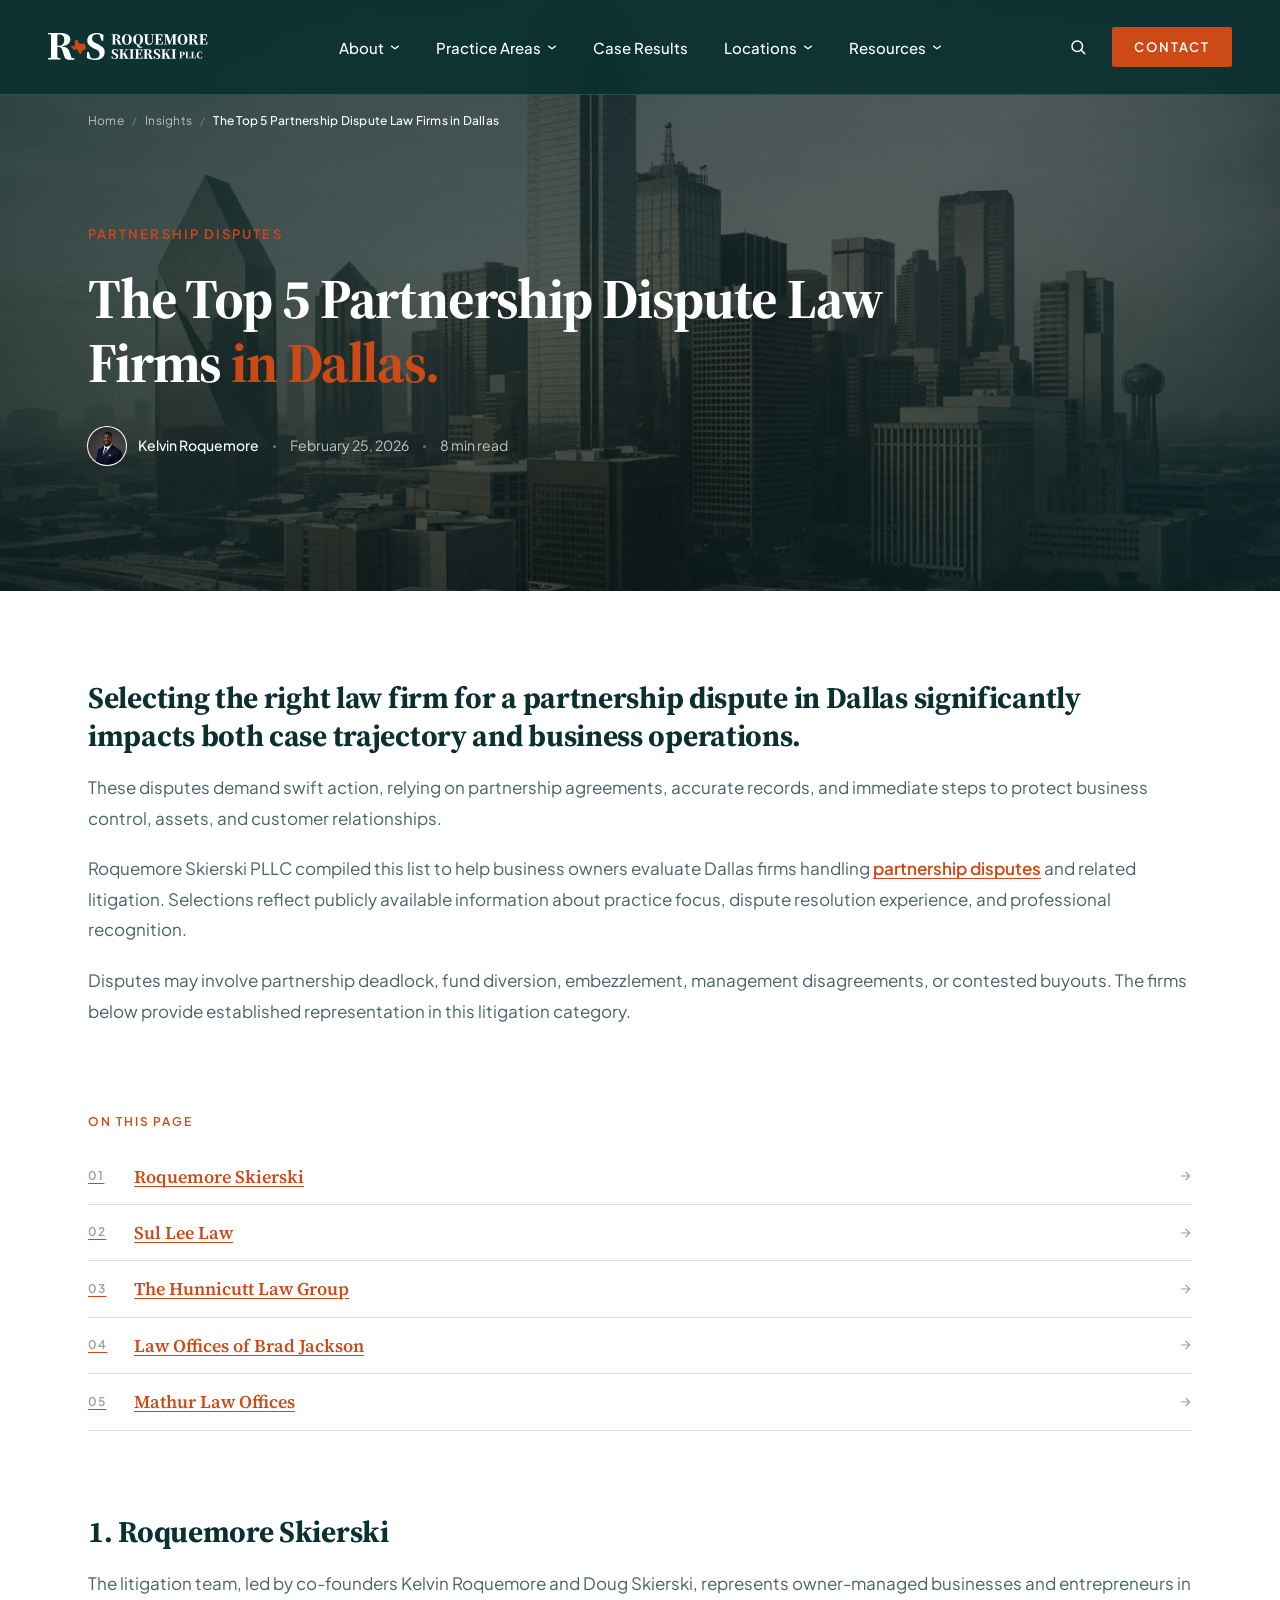
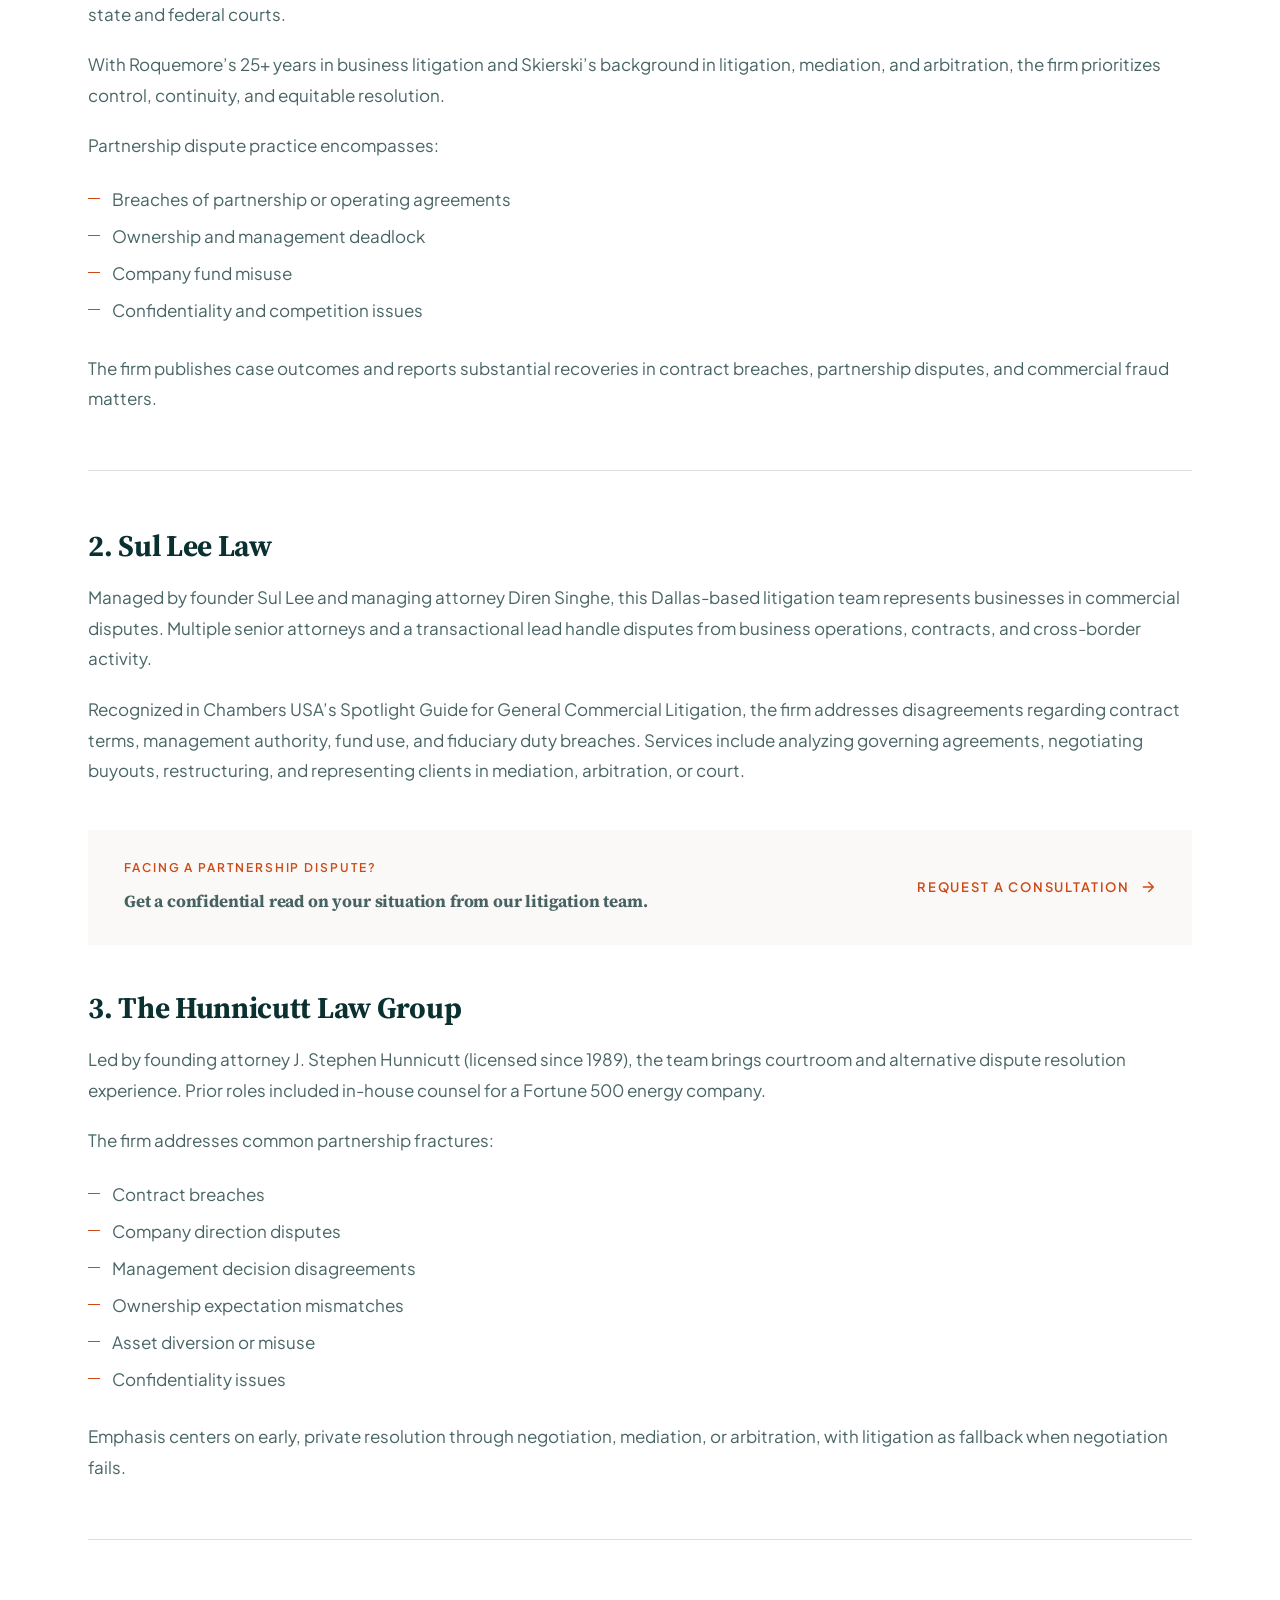
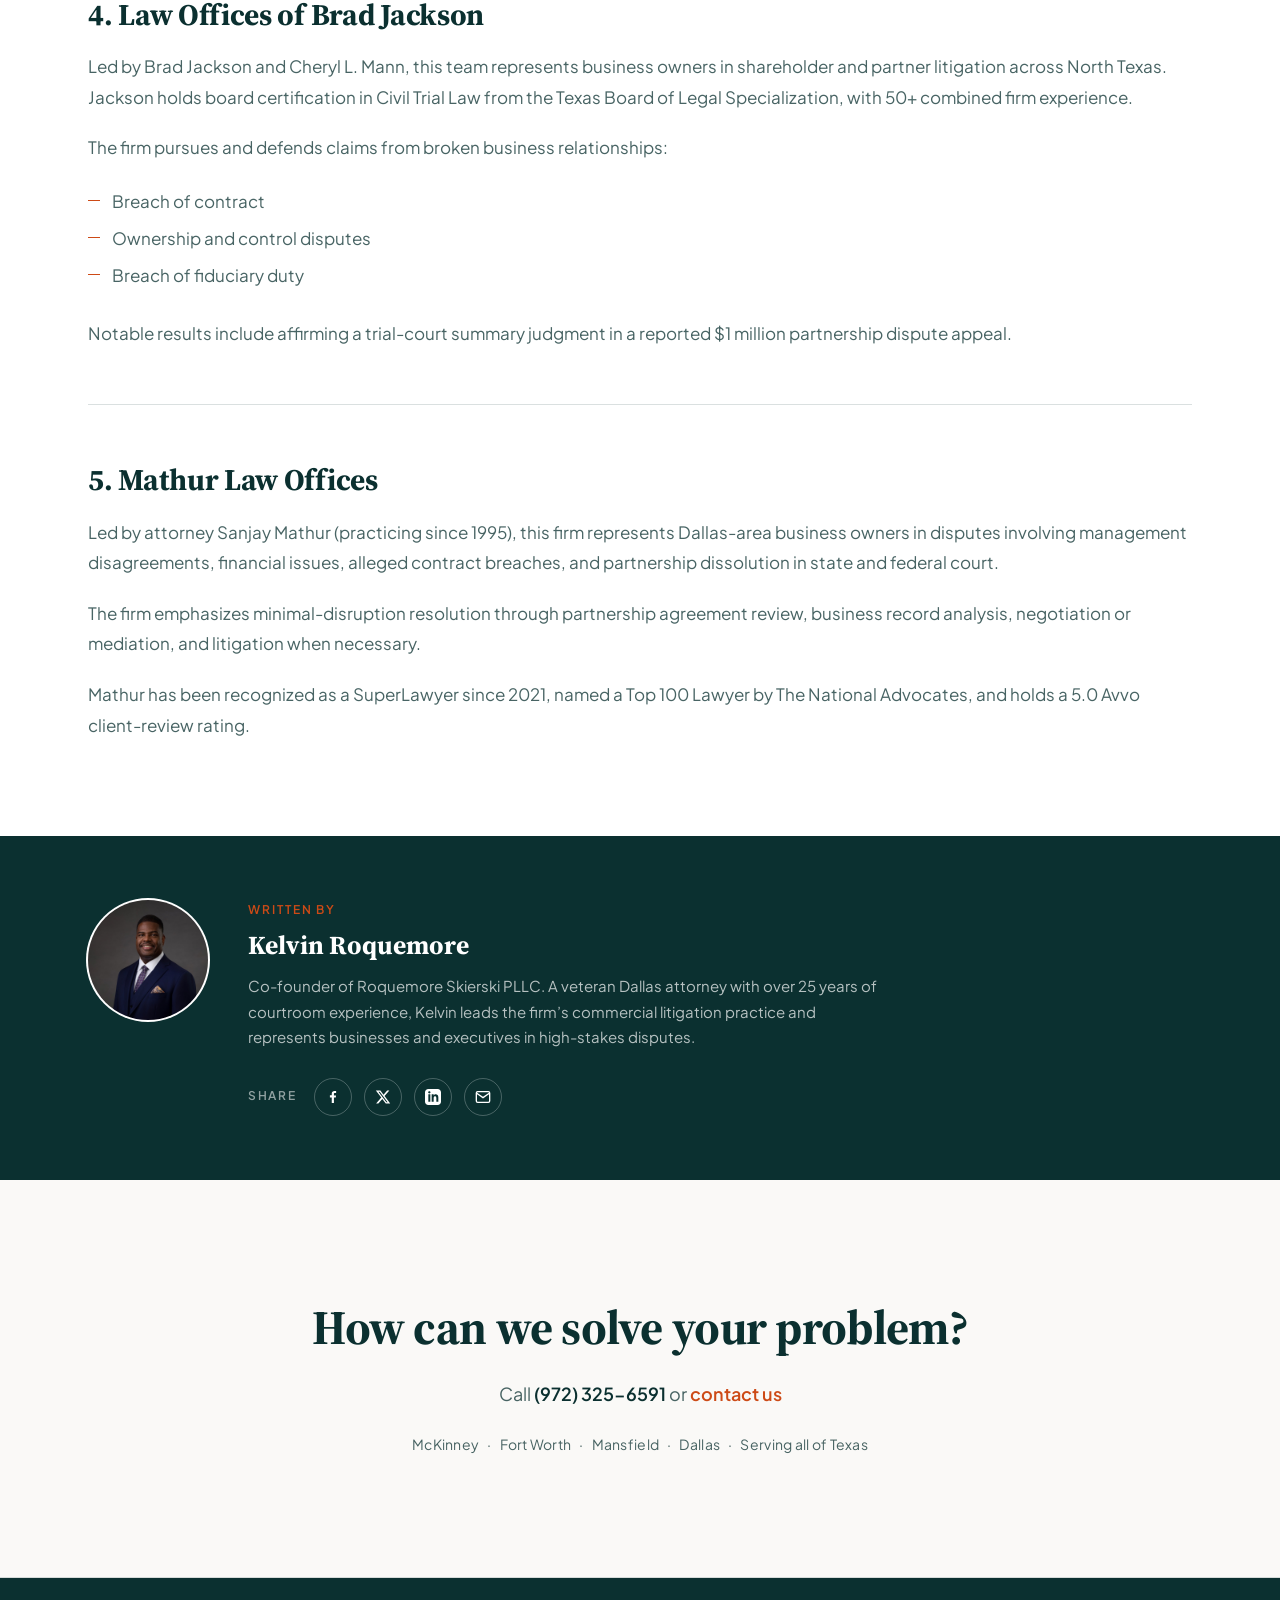
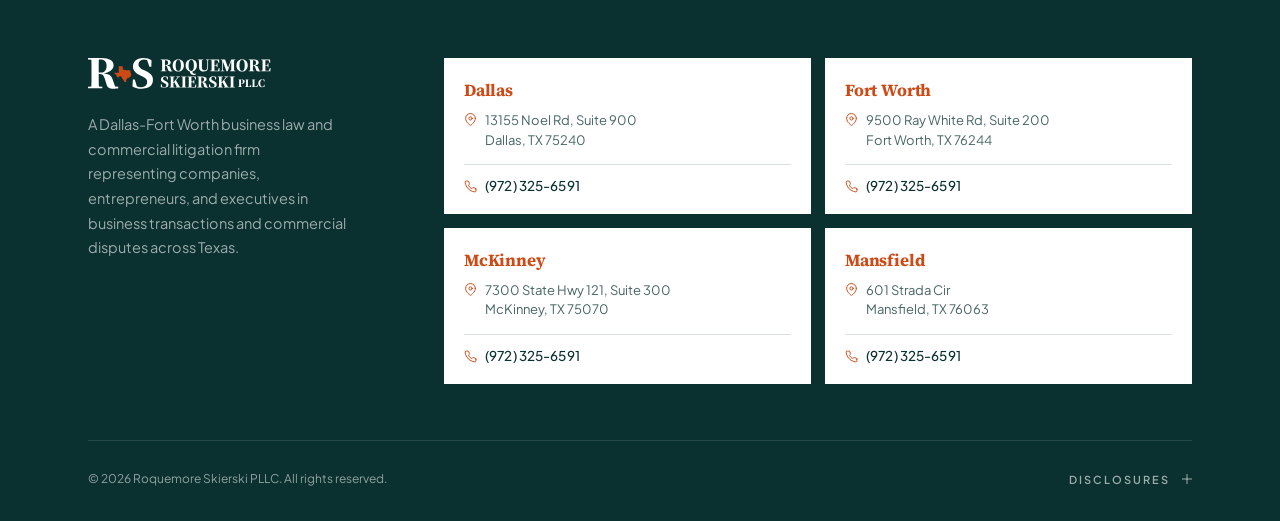
<file: static-pages/blog-post.html>
<!DOCTYPE html>
<html lang="en">
<head>
  <meta charset="UTF-8">
  <meta name="viewport" content="width=device-width, initial-scale=1.0">
  <meta http-equiv="Cache-Control" content="no-cache, no-store, must-revalidate">
  <meta http-equiv="Pragma" content="no-cache">
  <meta http-equiv="Expires" content="0">
  <title>The Top 5 Partnership Dispute Law Firms in Dallas - Roquemore Skierski PLLC</title>
  <link rel="icon" type="image/svg+xml" href="images/favicon.svg">
  <link rel="preconnect" href="https://fonts.googleapis.com">
  <link rel="preconnect" href="https://fonts.gstatic.com" crossorigin>
  <link href="https://fonts.googleapis.com/css2?family=Plus+Jakarta+Sans:wght@400;500;600;700&family=Source+Serif+4:opsz,wght@8..60,400;8..60,600;8..60,700&display=swap" rel="stylesheet">
  <link rel="stylesheet" href="styles/common.css">
  <link rel="stylesheet" href="styles/nav.css">
  <link rel="stylesheet" href="styles/sections/about-hero.css">
  <link rel="stylesheet" href="styles/sections/breadcrumb.css">
  <link rel="stylesheet" href="styles/sections/blog-post.css">
  <link rel="stylesheet" href="styles/footer.css">
</head>
<body>

  <a href="#main" class="skip-link">Skip to main content</a>

  <!-- Navigation -->
  <nav class="nav" id="nav">
    <a href="index.html" class="nav-logo">
      <img src="images/logo-white.svg" alt="Roquemore Skierski PLLC">
    </a>
    <ul class="nav-links">
      <li class="nav-dropdown-wrap">
        <a href="about.html" class="nav-link">
          About
          <svg class="nav-arrow" viewBox="0 0 12 8" fill="none" stroke="currentColor" stroke-width="1.75" stroke-linecap="round" stroke-linejoin="round"><path d="M2 2.5l4 3 4-3"/></svg>
        </a>
        <div class="mega-panel">
          <div class="mega-panel-inner">
            <div class="mega-panel-items">
              <a href="about.html" class="mega-panel-item">
                <h4>About the Firm</h4>
                <p>Our story, values, and the team approach to every engagement.</p>
              </a>
              <a href="about.html#team" class="mega-panel-item">
                <h4>Our Team</h4>
                <p>Founders, attorneys, and paralegals who staff every matter.</p>
              </a>
              <a href="#" class="mega-panel-item">
                <h4>News</h4>
                <p>Recent firm announcements, recognitions, and press coverage.</p>
              </a>
              <a href="careers.html" class="mega-panel-item">
                <h4>Careers</h4>
                <p>Opportunities for attorneys and staff to join the firm.</p>
              </a>
            </div>
            <div class="mega-panel-feature">
              <div class="mega-panel-feature-image"><img src="images/hero-city.jpg" alt="Dallas cityscape at dusk"></div>
              <p class="mega-panel-feature-caption">A Dallas-Fort Worth firm built on modern infrastructure and decades of courtroom experience.</p>
            </div>
          </div>
        </div>
      </li>
      <li class="nav-dropdown-wrap">
        <a href="practice-areas.html" class="nav-link">
          Practice Areas
          <svg class="nav-arrow" viewBox="0 0 12 8" fill="none" stroke="currentColor" stroke-width="1.75" stroke-linecap="round" stroke-linejoin="round"><path d="M2 2.5l4 3 4-3"/></svg>
        </a>
        <div class="mega-panel">
          <div class="mega-panel-inner">
            <div class="mega-panel-items cols-3">
              <a href="#" class="mega-panel-item">
                <h4>Litigation</h4>
                <p>Complex commercial disputes in state and federal courts across Texas.</p>
              </a>
              <a href="#" class="mega-panel-item">
                <h4>Business Law</h4>
                <p>Formation, governance, compliance, and corporate counsel.</p>
              </a>
              <a href="#" class="mega-panel-item">
                <h4>Real Estate</h4>
                <p>Commercial transactions, disputes, and development matters.</p>
              </a>
              <a href="#" class="mega-panel-item">
                <h4>Intellectual<br>Property</h4>
                <p>Protection, licensing, and enforcement of IP assets.</p>
              </a>
              <a href="#" class="mega-panel-item">
                <h4>Business<br>Transactions</h4>
                <p>M&amp;A, contracts, and deal structuring.</p>
              </a>
              <a href="#" class="mega-panel-item">
                <h4>Fraud &amp; Misrepresentation</h4>
                <p>Business fraud, deceptive trade practices, and recovery actions.</p>
              </a>
            </div>
            <div class="mega-panel-feature">
              <div class="mega-panel-feature-image"><img src="images/hero-city.jpg" alt="Dallas cityscape at dusk"></div>
              <p class="mega-panel-feature-caption">Strategic counsel for complex commercial matters, from initial demand through trial.</p>
            </div>
          </div>
        </div>
      </li>
      <li><a href="case-results.html" class="nav-link">Case Results</a></li>
      <li class="nav-dropdown-wrap">
        <a href="#" class="nav-link">
          Locations
          <svg class="nav-arrow" viewBox="0 0 12 8" fill="none" stroke="currentColor" stroke-width="1.75" stroke-linecap="round" stroke-linejoin="round"><path d="M2 2.5l4 3 4-3"/></svg>
        </a>
        <div class="mega-panel">
          <div class="mega-panel-inner">
            <div class="mega-panel-items">
              <a href="#" class="mega-panel-item">
                <h4>McKinney</h4>
                <p>Collin County matters and the broader North Dallas corridor.</p>
              </a>
              <a href="#" class="mega-panel-item">
                <h4>Fort Worth</h4>
                <p>Tarrant County state and federal courts, serving West DFW.</p>
              </a>
              <a href="#" class="mega-panel-item">
                <h4>Mansfield</h4>
                <p>Tarrant, Johnson, and Ellis County litigation and counsel.</p>
              </a>
              <a href="#" class="mega-panel-item">
                <h4>Dallas</h4>
                <p>Dallas County courts and the central business district.</p>
              </a>
            </div>
            <div class="mega-panel-feature">
              <div class="mega-panel-feature-image"><img src="images/hero-city.jpg" alt="Dallas cityscape at dusk"></div>
              <p class="mega-panel-feature-caption">Four offices across Dallas-Fort Worth. Decades of experience practicing in Texas courts.</p>
            </div>
          </div>
        </div>
      </li>
      <li class="nav-dropdown-wrap">
        <a href="#" class="nav-link">
          Resources
          <svg class="nav-arrow" viewBox="0 0 12 8" fill="none" stroke="currentColor" stroke-width="1.75" stroke-linecap="round" stroke-linejoin="round"><path d="M2 2.5l4 3 4-3"/></svg>
        </a>
        <div class="mega-panel">
          <div class="mega-panel-inner">
            <div class="mega-panel-items">
              <a href="blog.html" class="mega-panel-item">
                <h4>Blog</h4>
                <p>Writing on commercial litigation, business law, and developments in Texas courts.</p>
              </a>
              <a href="#" class="mega-panel-item">
                <h4>FAQ</h4>
                <p>Common questions on retaining counsel, fees, and the litigation process.</p>
              </a>
              <a href="#" class="mega-panel-item">
                <h4>Case Studies</h4>
                <p>Detailed write-ups of representative matters and how we resolved them.</p>
              </a>
            </div>
            <div class="mega-panel-feature">
              <div class="mega-panel-feature-image"><img src="images/hero-city.jpg" alt="Dallas cityscape at dusk"></div>
              <p class="mega-panel-feature-caption">Substantive material for clients evaluating outside counsel and for the broader legal community.</p>
            </div>
          </div>
        </div>
      </li>
    </ul>
    <div class="nav-right">
      <button class="nav-search-toggle" id="nav-search-toggle" aria-label="Open search" aria-expanded="false">
        <svg viewBox="0 0 24 24" fill="none" stroke="currentColor" stroke-width="2" stroke-linecap="round" stroke-linejoin="round"><circle cx="11" cy="11" r="7"/><path d="M21 21l-4.3-4.3"/></svg>
      </button>
      <a href="#contact" class="nav-contact-btn">Contact</a>
      <button class="nav-hamburger" id="nav-open" aria-label="Open menu">
        <svg viewBox="0 0 24 24" fill="none" stroke="currentColor" stroke-width="2"><line x1="3" y1="6" x2="21" y2="6"/><line x1="3" y1="12" x2="21" y2="12"/><line x1="3" y1="18" x2="21" y2="18"/></svg>
      </button>
    </div>
    <!-- Search panel -->
    <div class="nav-search-panel" id="nav-search-panel" aria-hidden="true">
      <div class="nav-search-inner">
        <span class="nav-search-icon" aria-hidden="true">
          <svg viewBox="0 0 24 24" fill="none" stroke="currentColor" stroke-width="2" stroke-linecap="round" stroke-linejoin="round"><circle cx="11" cy="11" r="7"/><path d="M21 21l-4.3-4.3"/></svg>
        </span>
        <input type="search" class="nav-search-input" id="nav-search-input" placeholder="Search the site &mdash; practice areas, attorneys, insights">
        <button class="nav-search-close" id="nav-search-close" aria-label="Close search">
          <svg viewBox="0 0 24 24" fill="none" stroke="currentColor" stroke-width="2" stroke-linecap="round"><line x1="6" y1="6" x2="18" y2="18"/><line x1="18" y1="6" x2="6" y2="18"/></svg>
        </button>
      </div>
    </div>
  </nav>

  <!-- Mobile nav overlay -->
  <div class="mobile-nav" id="mobile-nav">
    <button class="mobile-nav-close" id="nav-close" aria-label="Close menu">
      <svg viewBox="0 0 24 24" fill="none" stroke="currentColor" stroke-width="2"><line x1="4" y1="4" x2="20" y2="20"/><line x1="20" y1="4" x2="4" y2="20"/></svg>
    </button>
    <div class="mobile-nav-group">
      <button class="mobile-nav-toggle">About <span class="toggle-icon">+</span></button>
      <div class="mobile-nav-sub">
        <a href="about.html">About the Firm</a>
        <a href="about.html#team">Our Team</a>
        <a href="#">News</a>
        <a href="careers.html">Careers</a>
      </div>
    </div>
    <div class="mobile-nav-group">
      <button class="mobile-nav-toggle">Practice Areas <span class="toggle-icon">+</span></button>
      <div class="mobile-nav-sub">
        <a href="#">Litigation</a>
        <a href="#">Business Law</a>
        <a href="#">Real Estate</a>
        <a href="#">Intellectual Property</a>
        <a href="#">Business Transactions</a>
        <a href="#">Fraud &amp; Misrepresentation</a>
      </div>
    </div>
    <a href="case-results.html">Case Results</a>
    <a href="#">Locations</a>
    <div class="mobile-nav-group">
      <button class="mobile-nav-toggle">Resources <span class="toggle-icon">+</span></button>
      <div class="mobile-nav-sub">
        <a href="blog.html">Blog</a>
        <a href="#">FAQ</a>
        <a href="#">Case Studies</a>
      </div>
    </div>
    <a href="#contact" class="mobile-nav-contact">Contact</a>
  </div>

  <main id="main">

    <!-- Article Hero -->
    <section class="about-hero blog-post-hero">
      <div class="about-hero-bg">
        <img src="images/hero-city.jpg" alt="Dallas cityscape at dusk">
      </div>
      <!-- Breadcrumb (top of hero band) -->
      <nav class="post-breadcrumb" aria-label="Breadcrumb">
        <div class="post-breadcrumb-inner">
          <a href="index.html">Home</a>
          <span class="post-breadcrumb-sep">/</span>
          <a href="blog.html">Insights</a>
          <span class="post-breadcrumb-sep">/</span>
          <span class="post-breadcrumb-current" aria-current="page">The Top 5 Partnership Dispute Law Firms in Dallas</span>
        </div>
      </nav>
      <div class="about-hero-inner">
        <div class="about-hero-text">
          <div class="about-hero-eyebrow">Partnership Disputes</div>
          <h1>The Top 5 Partnership Dispute Law Firms <span class="about-hero-accent">in Dallas.</span></h1>
          <div class="blog-post-meta">
            <a href="attorney-bio.html" class="blog-post-author">
              <div class="blog-post-author-photo">
                <img src="images/kelvin.jpg" alt="Kelvin Roquemore">
              </div>
              <span>Kelvin Roquemore</span>
            </a>
            <span class="blog-post-meta-dot"></span>
            <span>February 25, 2026</span>
            <span class="blog-post-meta-dot"></span>
            <span>8 min read</span>
          </div>
        </div>
      </div>
    </section>

    <!-- Article body -->
    <article class="post-body">
      <div class="post-body-inner">
        <h2>Selecting the right law firm for a partnership dispute in Dallas significantly impacts both case trajectory and business operations.</h2>
        <p>These disputes demand swift action, relying on partnership agreements, accurate records, and immediate steps to protect business control, assets, and customer relationships.</p>
        <p>Roquemore Skierski PLLC compiled this list to help business owners evaluate Dallas firms handling <a href="practice-area.html">partnership disputes</a> and related litigation. Selections reflect publicly available information about practice focus, dispute resolution experience, and professional recognition.</p>
        <p>Disputes may involve partnership deadlock, fund diversion, embezzlement, management disagreements, or contested buyouts. The firms below provide established representation in this litigation category.</p>

        <!-- Table of contents -->
        <aside class="post-toc" aria-label="Table of contents">
          <div class="post-toc-eyebrow">On this page</div>
          <ol class="post-toc-list">
            <li>
              <a href="#firm-1">
                <span class="post-toc-num">01</span>
                <span class="post-toc-label">Roquemore Skierski</span>
                <svg class="post-toc-arrow" viewBox="0 0 24 24" fill="none" stroke="currentColor" stroke-width="2"><path d="M5 12h14M13 5l7 7-7 7"/></svg>
              </a>
            </li>
            <li>
              <a href="#firm-2">
                <span class="post-toc-num">02</span>
                <span class="post-toc-label">Sul Lee Law</span>
                <svg class="post-toc-arrow" viewBox="0 0 24 24" fill="none" stroke="currentColor" stroke-width="2"><path d="M5 12h14M13 5l7 7-7 7"/></svg>
              </a>
            </li>
            <li>
              <a href="#firm-3">
                <span class="post-toc-num">03</span>
                <span class="post-toc-label">The Hunnicutt Law Group</span>
                <svg class="post-toc-arrow" viewBox="0 0 24 24" fill="none" stroke="currentColor" stroke-width="2"><path d="M5 12h14M13 5l7 7-7 7"/></svg>
              </a>
            </li>
            <li>
              <a href="#firm-4">
                <span class="post-toc-num">04</span>
                <span class="post-toc-label">Law Offices of Brad Jackson</span>
                <svg class="post-toc-arrow" viewBox="0 0 24 24" fill="none" stroke="currentColor" stroke-width="2"><path d="M5 12h14M13 5l7 7-7 7"/></svg>
              </a>
            </li>
            <li>
              <a href="#firm-5">
                <span class="post-toc-num">05</span>
                <span class="post-toc-label">Mathur Law Offices</span>
                <svg class="post-toc-arrow" viewBox="0 0 24 24" fill="none" stroke="currentColor" stroke-width="2"><path d="M5 12h14M13 5l7 7-7 7"/></svg>
              </a>
            </li>
          </ol>
        </aside>

        <h2 id="firm-1">1. Roquemore Skierski</h2>
        <p>The litigation team, led by co-founders Kelvin Roquemore and Doug Skierski, represents owner-managed businesses and entrepreneurs in state and federal courts.</p>
        <p>With Roquemore&rsquo;s 25+ years in business litigation and Skierski&rsquo;s background in litigation, mediation, and arbitration, the firm prioritizes control, continuity, and equitable resolution.</p>
        <p>Partnership dispute practice encompasses:</p>
        <ul>
          <li>Breaches of partnership or operating agreements</li>
          <li>Ownership and management deadlock</li>
          <li>Company fund misuse</li>
          <li>Confidentiality and competition issues</li>
        </ul>
        <p>The firm publishes case outcomes and reports substantial recoveries in contract breaches, partnership disputes, and commercial fraud matters.</p>

        <h2 id="firm-2">2. Sul Lee Law</h2>
        <p>Managed by founder Sul Lee and managing attorney Diren Singhe, this Dallas-based litigation team represents businesses in commercial disputes. Multiple senior attorneys and a transactional lead handle disputes from business operations, contracts, and cross-border activity.</p>
        <p>Recognized in Chambers USA&rsquo;s Spotlight Guide for General Commercial Litigation, the firm addresses disagreements regarding contract terms, management authority, fund use, and fiduciary duty breaches. Services include analyzing governing agreements, negotiating buyouts, restructuring, and representing clients in mediation, arbitration, or court.</p>

        <aside class="post-cta-inline">
          <div class="post-cta-inline-text">
            <span class="post-cta-inline-eyebrow">Facing a partnership dispute?</span>
            <p class="post-cta-inline-line">Get a confidential read on your situation from our litigation team.</p>
          </div>
          <a href="#contact" class="post-cta-inline-action">
            Request a consultation
            <svg viewBox="0 0 24 24" fill="none" stroke="currentColor" stroke-width="2" stroke-linecap="round" stroke-linejoin="round" aria-hidden="true"><path d="M5 12h14M13 5l7 7-7 7"/></svg>
          </a>
        </aside>

        <h2 id="firm-3">3. The Hunnicutt Law Group</h2>
        <p>Led by founding attorney J. Stephen Hunnicutt (licensed since 1989), the team brings courtroom and alternative dispute resolution experience. Prior roles included in-house counsel for a Fortune 500 energy company.</p>
        <p>The firm addresses common partnership fractures:</p>
        <ul>
          <li>Contract breaches</li>
          <li>Company direction disputes</li>
          <li>Management decision disagreements</li>
          <li>Ownership expectation mismatches</li>
          <li>Asset diversion or misuse</li>
          <li>Confidentiality issues</li>
        </ul>
        <p>Emphasis centers on early, private resolution through negotiation, mediation, or arbitration, with litigation as fallback when negotiation fails.</p>

        <h2 id="firm-4">4. Law Offices of Brad Jackson</h2>
        <p>Led by Brad Jackson and Cheryl L. Mann, this team represents business owners in shareholder and partner litigation across North Texas. Jackson holds board certification in Civil Trial Law from the Texas Board of Legal Specialization, with 50+ combined firm experience.</p>
        <p>The firm pursues and defends claims from broken business relationships:</p>
        <ul>
          <li>Breach of contract</li>
          <li>Ownership and control disputes</li>
          <li>Breach of fiduciary duty</li>
        </ul>
        <p>Notable results include affirming a trial-court summary judgment in a reported $1 million partnership dispute appeal.</p>

        <h2 id="firm-5">5. Mathur Law Offices</h2>
        <p>Led by attorney Sanjay Mathur (practicing since 1995), this firm represents Dallas-area business owners in disputes involving management disagreements, financial issues, alleged contract breaches, and partnership dissolution in state and federal court.</p>
        <p>The firm emphasizes minimal-disruption resolution through partnership agreement review, business record analysis, negotiation or mediation, and litigation when necessary.</p>
        <p>Mathur has been recognized as a SuperLawyer since 2021, named a Top 100 Lawyer by The National Advocates, and holds a 5.0 Avvo client-review rating.</p>
      </div>
    </article>

    <!-- Author + share -->
    <section class="post-author">
      <div class="post-author-inner">
        <div class="post-author-photo">
          <img src="images/kelvin.jpg" alt="Kelvin Roquemore">
        </div>
        <div class="post-author-content">
          <div class="post-author-eyebrow">Written by</div>
          <h2 class="post-author-name"><a href="attorney-bio.html">Kelvin Roquemore</a></h2>
          <p class="post-author-bio">Co-founder of Roquemore Skierski PLLC. A veteran Dallas attorney with over 25 years of courtroom experience, Kelvin leads the firm&rsquo;s commercial litigation practice and represents businesses and executives in high-stakes disputes.</p>
          <div class="post-share">
            <span class="post-share-label">Share</span>
            <a href="#" class="post-share-link" aria-label="Share on Facebook">
              <svg viewBox="0 0 24 24"><path d="M13.397 20.997v-8.196h2.765l.411-3.209h-3.176V7.548c0-.926.258-1.56 1.587-1.56h1.684V3.127c-.292-.039-1.292-.126-2.453-.126-2.428 0-4.09 1.482-4.09 4.205v2.342H7.354v3.209h2.781v8.241h3.262z"/></svg>
            </a>
            <a href="#" class="post-share-link" aria-label="Share on X">
              <svg viewBox="0 0 24 24"><path d="M18.244 2.25h3.308l-7.227 8.26 8.502 11.24H16.17l-5.214-6.817L4.99 21.75H1.68l7.73-8.835L1.254 2.25H8.08l4.713 6.231 5.451-6.231zm-1.161 17.52h1.833L7.084 4.126H5.117l11.966 15.644z"/></svg>
            </a>
            <a href="#" class="post-share-link" aria-label="Share on LinkedIn">
              <svg viewBox="0 0 24 24"><path d="M19 0h-14c-2.761 0-5 2.239-5 5v14c0 2.761 2.239 5 5 5h14c2.762 0 5-2.239 5-5v-14c0-2.761-2.238-5-5-5zm-11 19h-3v-11h3v11zm-1.5-12.268c-.966 0-1.75-.79-1.75-1.764s.784-1.764 1.75-1.764 1.75.79 1.75 1.764-.783 1.764-1.75 1.764zm13.5 12.268h-3v-5.604c0-3.368-4-3.113-4 0v5.604h-3v-11h3v1.765c1.396-2.586 7-2.777 7 2.476v6.759z"/></svg>
            </a>
            <a href="mailto:?subject=The Top 5 Partnership Dispute Law Firms in Dallas" class="post-share-link is-email" aria-label="Share by email">
              <svg viewBox="0 0 24 24"><path d="M4 4h16c1.1 0 2 .9 2 2v12c0 1.1-.9 2-2 2H4c-1.1 0-2-.9-2-2V6c0-1.1.9-2 2-2z"/><polyline points="22,6 12,13 2,6"/></svg>
            </a>
          </div>
        </div>
      </div>
    </section>

    <!-- Footer CTA -->
    <section class="footer-cta reveal" id="contact">
      <h2>How can we solve your problem?</h2>
      <p class="footer-cta-contact">
        Call <a href="tel:9723256591" class="phone">(972) 325-6591</a> or
        <a href="#" class="cta-link">contact us</a>
      </p>
      <p class="footer-cta-locations">
        McKinney<span>&middot;</span>Fort Worth<span>&middot;</span>Mansfield<span>&middot;</span>Dallas<span>&middot;</span>Serving all of Texas
      </p>
    </section>

  </main>

  <!-- Footer -->
  <footer class="site-footer">
    <div class="container">
      <div class="footer-main">
        <div class="footer-brand">
          <img src="images/logo-white.svg" alt="Roquemore Skierski PLLC">
          <p>A Dallas-Fort Worth business law and commercial litigation firm representing companies, entrepreneurs, and executives in business transactions and commercial disputes across Texas.</p>
        </div>
        <div class="footer-cols">
          <div class="footer-col">
            <div class="footer-locations-grid">
              <div class="footer-location-card">
                <div class="footer-location-name">Dallas</div>
                <a class="footer-location-address" href="https://maps.google.com/?q=13155+Noel+Rd+Suite+900+Dallas+TX+75240" target="_blank" rel="noopener"><svg viewBox="0 0 24 24" fill="none" stroke="currentColor" stroke-width="1.8" stroke-linecap="round" stroke-linejoin="round" aria-hidden="true"><path d="M21 10c0 7-9 13-9 13s-9-6-9-13a9 9 0 0 1 18 0z"/><circle cx="12" cy="10" r="3"/></svg><span>13155 Noel Rd, Suite 900<br>Dallas, TX 75240</span></a>
                <div class="footer-location-foot">

                  <a href="tel:9723256591" class="footer-location-phone"><svg viewBox="0 0 24 24" fill="none" stroke="currentColor" stroke-width="1.8" stroke-linecap="round" stroke-linejoin="round" aria-hidden="true"><path d="M22 16.92v3a2 2 0 0 1-2.18 2 19.8 19.8 0 0 1-8.63-3.07 19.5 19.5 0 0 1-6-6A19.8 19.8 0 0 1 2.12 4.18 2 2 0 0 1 4.11 2h3a2 2 0 0 1 2 1.72c.13.96.37 1.9.72 2.8a2 2 0 0 1-.45 2.11L8.09 9.91a16 16 0 0 0 6 6l1.28-1.29a2 2 0 0 1 2.11-.45c.9.35 1.84.59 2.8.72a2 2 0 0 1 1.72 2.03z"/></svg><span>(972) 325-6591</span></a>
                </div>
              </div>
              <div class="footer-location-card">
                <div class="footer-location-name">Fort Worth</div>
                <a class="footer-location-address" href="https://maps.google.com/?q=9500+Ray+White+Rd+Suite+200+Fort+Worth+TX+76244" target="_blank" rel="noopener"><svg viewBox="0 0 24 24" fill="none" stroke="currentColor" stroke-width="1.8" stroke-linecap="round" stroke-linejoin="round" aria-hidden="true"><path d="M21 10c0 7-9 13-9 13s-9-6-9-13a9 9 0 0 1 18 0z"/><circle cx="12" cy="10" r="3"/></svg><span>9500 Ray White Rd, Suite 200<br>Fort Worth, TX 76244</span></a>
                <div class="footer-location-foot">

                  <a href="tel:9723256591" class="footer-location-phone"><svg viewBox="0 0 24 24" fill="none" stroke="currentColor" stroke-width="1.8" stroke-linecap="round" stroke-linejoin="round" aria-hidden="true"><path d="M22 16.92v3a2 2 0 0 1-2.18 2 19.8 19.8 0 0 1-8.63-3.07 19.5 19.5 0 0 1-6-6A19.8 19.8 0 0 1 2.12 4.18 2 2 0 0 1 4.11 2h3a2 2 0 0 1 2 1.72c.13.96.37 1.9.72 2.8a2 2 0 0 1-.45 2.11L8.09 9.91a16 16 0 0 0 6 6l1.28-1.29a2 2 0 0 1 2.11-.45c.9.35 1.84.59 2.8.72a2 2 0 0 1 1.72 2.03z"/></svg><span>(972) 325-6591</span></a>
                </div>
              </div>
              <div class="footer-location-card">
                <div class="footer-location-name">McKinney</div>
                <a class="footer-location-address" href="https://maps.google.com/?q=7300+State+Hwy+121+Suite+300+McKinney+TX+75070" target="_blank" rel="noopener"><svg viewBox="0 0 24 24" fill="none" stroke="currentColor" stroke-width="1.8" stroke-linecap="round" stroke-linejoin="round" aria-hidden="true"><path d="M21 10c0 7-9 13-9 13s-9-6-9-13a9 9 0 0 1 18 0z"/><circle cx="12" cy="10" r="3"/></svg><span>7300 State Hwy 121, Suite 300<br>McKinney, TX 75070</span></a>
                <div class="footer-location-foot">

                  <a href="tel:9723256591" class="footer-location-phone"><svg viewBox="0 0 24 24" fill="none" stroke="currentColor" stroke-width="1.8" stroke-linecap="round" stroke-linejoin="round" aria-hidden="true"><path d="M22 16.92v3a2 2 0 0 1-2.18 2 19.8 19.8 0 0 1-8.63-3.07 19.5 19.5 0 0 1-6-6A19.8 19.8 0 0 1 2.12 4.18 2 2 0 0 1 4.11 2h3a2 2 0 0 1 2 1.72c.13.96.37 1.9.72 2.8a2 2 0 0 1-.45 2.11L8.09 9.91a16 16 0 0 0 6 6l1.28-1.29a2 2 0 0 1 2.11-.45c.9.35 1.84.59 2.8.72a2 2 0 0 1 1.72 2.03z"/></svg><span>(972) 325-6591</span></a>
                </div>
              </div>
              <div class="footer-location-card">
                <div class="footer-location-name">Mansfield</div>
                <a class="footer-location-address" href="https://maps.google.com/?q=601+Strada+Cir+Mansfield+TX+76063" target="_blank" rel="noopener"><svg viewBox="0 0 24 24" fill="none" stroke="currentColor" stroke-width="1.8" stroke-linecap="round" stroke-linejoin="round" aria-hidden="true"><path d="M21 10c0 7-9 13-9 13s-9-6-9-13a9 9 0 0 1 18 0z"/><circle cx="12" cy="10" r="3"/></svg><span>601 Strada Cir<br>Mansfield, TX 76063</span></a>
                <div class="footer-location-foot">

                  <a href="tel:9723256591" class="footer-location-phone"><svg viewBox="0 0 24 24" fill="none" stroke="currentColor" stroke-width="1.8" stroke-linecap="round" stroke-linejoin="round" aria-hidden="true"><path d="M22 16.92v3a2 2 0 0 1-2.18 2 19.8 19.8 0 0 1-8.63-3.07 19.5 19.5 0 0 1-6-6A19.8 19.8 0 0 1 2.12 4.18 2 2 0 0 1 4.11 2h3a2 2 0 0 1 2 1.72c.13.96.37 1.9.72 2.8a2 2 0 0 1-.45 2.11L8.09 9.91a16 16 0 0 0 6 6l1.28-1.29a2 2 0 0 1 2.11-.45c.9.35 1.84.59 2.8.72a2 2 0 0 1 1.72 2.03z"/></svg><span>(972) 325-6591</span></a>
                </div>
              </div>
            </div>
          </div>
        </div>
      </div>
      <div class="footer-bottom">
        <span class="footer-copyright">&copy; 2026 Roquemore Skierski PLLC. All rights reserved.</span>
        <button class="footer-policies-toggle" type="button" aria-expanded="false" aria-controls="footer-policies">
          <span class="footer-policies-toggle-label">Disclosures</span>
          <span class="footer-policies-toggle-mark" aria-hidden="true">
            <span class="footer-policies-toggle-bar"></span>
            <span class="footer-policies-toggle-bar"></span>
          </span>
        </button>
      </div>
      <div class="footer-policies" data-footer-policies>
        <div class="footer-policies-inner">
          <ul class="footer-policies-list">
            <li><a href="https://www.roqski.com/accessibility-statement">Accessibility Statement</a></li>
            <li><a href="https://www.roqski.com/communications-policy">Communications Policy</a></li>
            <li><a href="https://www.roqski.com/messaging-policy">Text Messaging Policy</a></li>
            <li><a href="https://www.roqski.com/ai-use-disclosure">AI Use Disclosure</a></li>
            <li><a href="https://www.roqski.com/privacy-policy">Privacy Policy</a></li>
            <li><a href="https://www.roqski.com/disclaimer">Disclaimer</a></li>
          </ul>
        </div>
      </div>
    </div>
  </footer>

  <script src="scripts/site.js"></script>
</body>
</html>
</file>
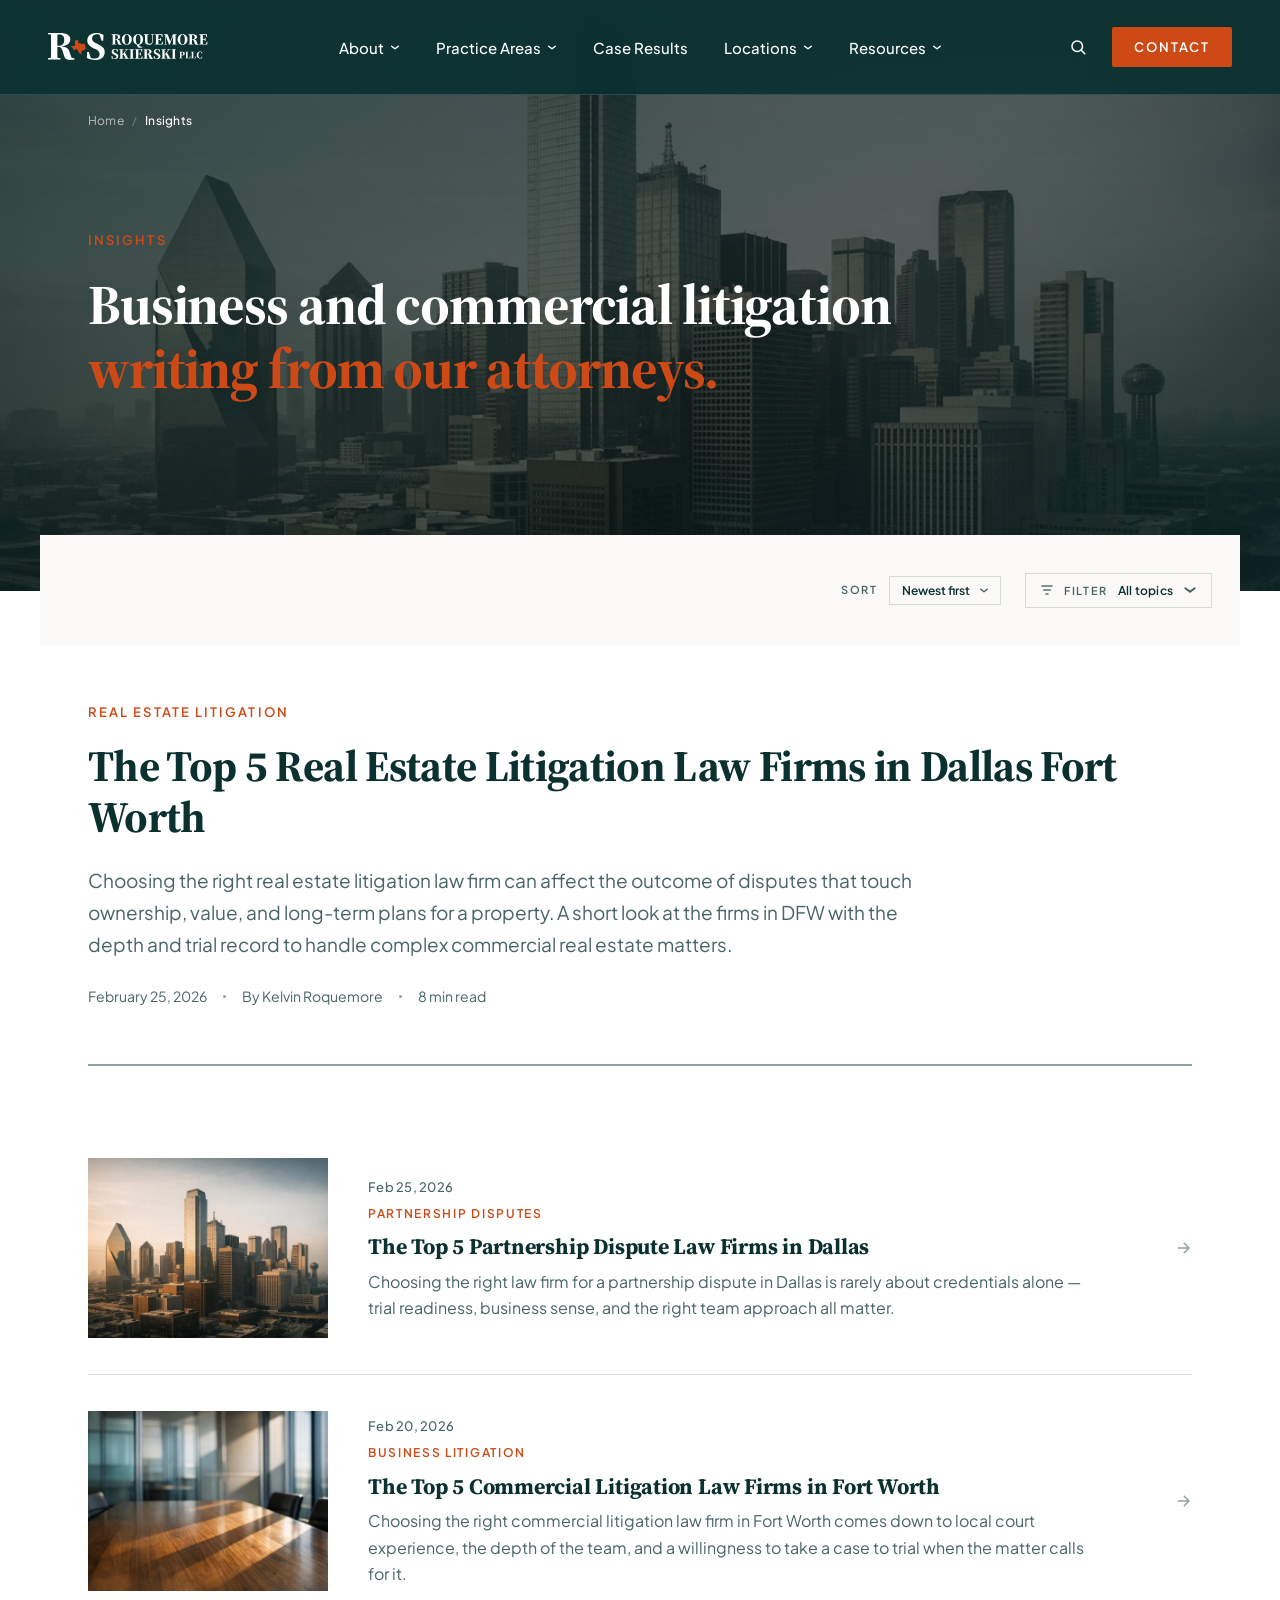
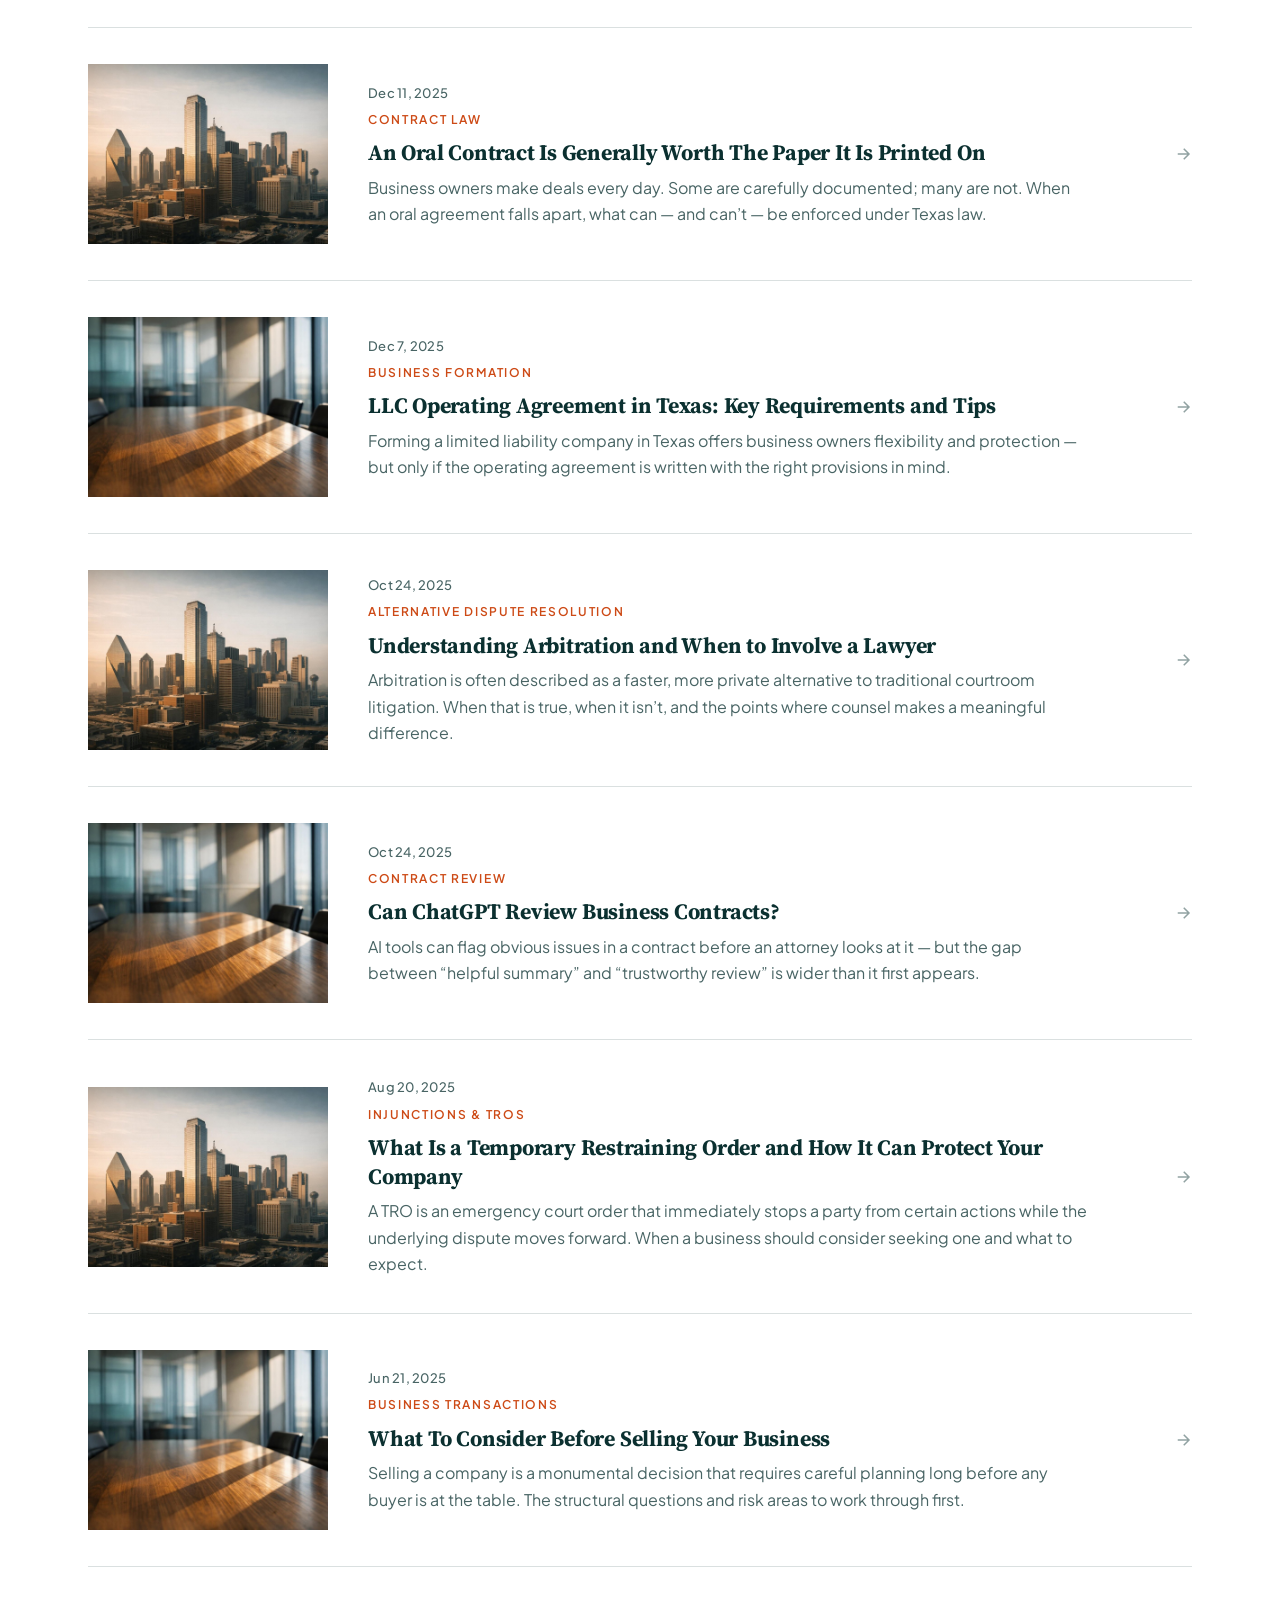
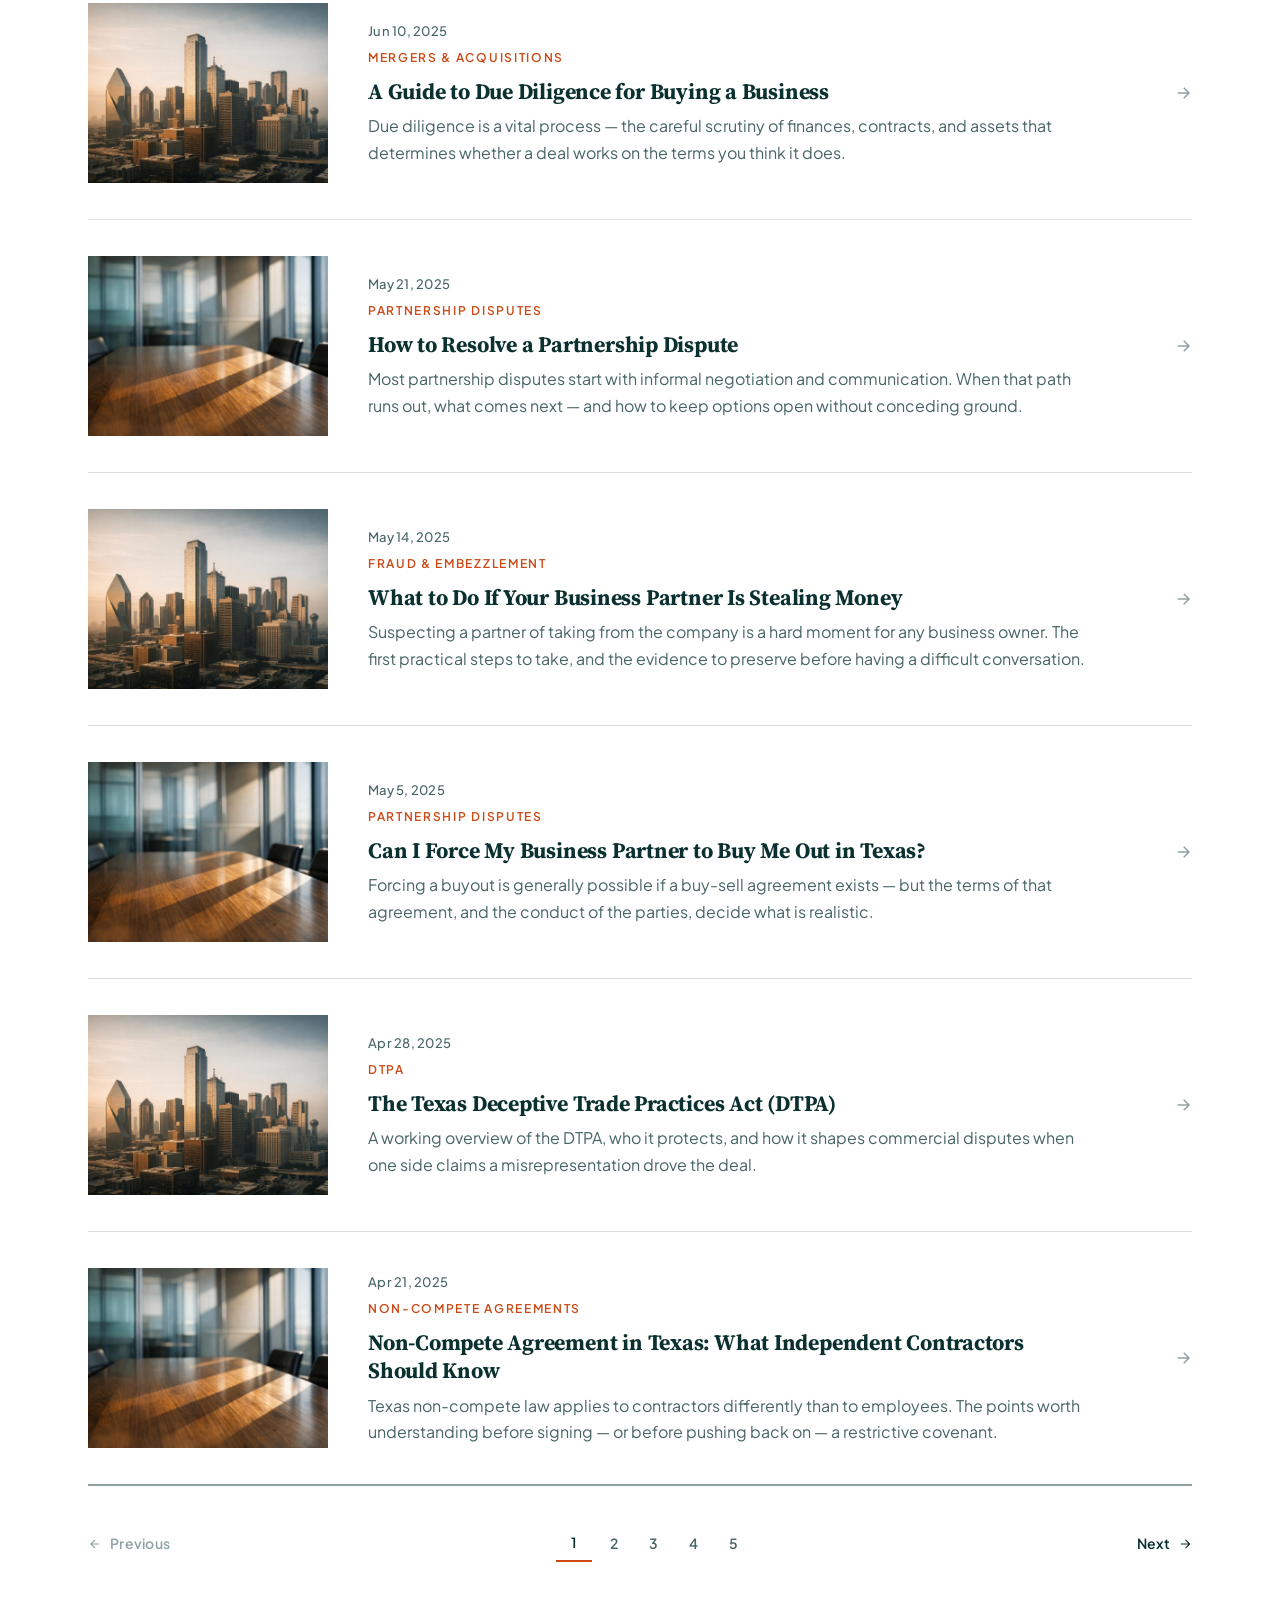
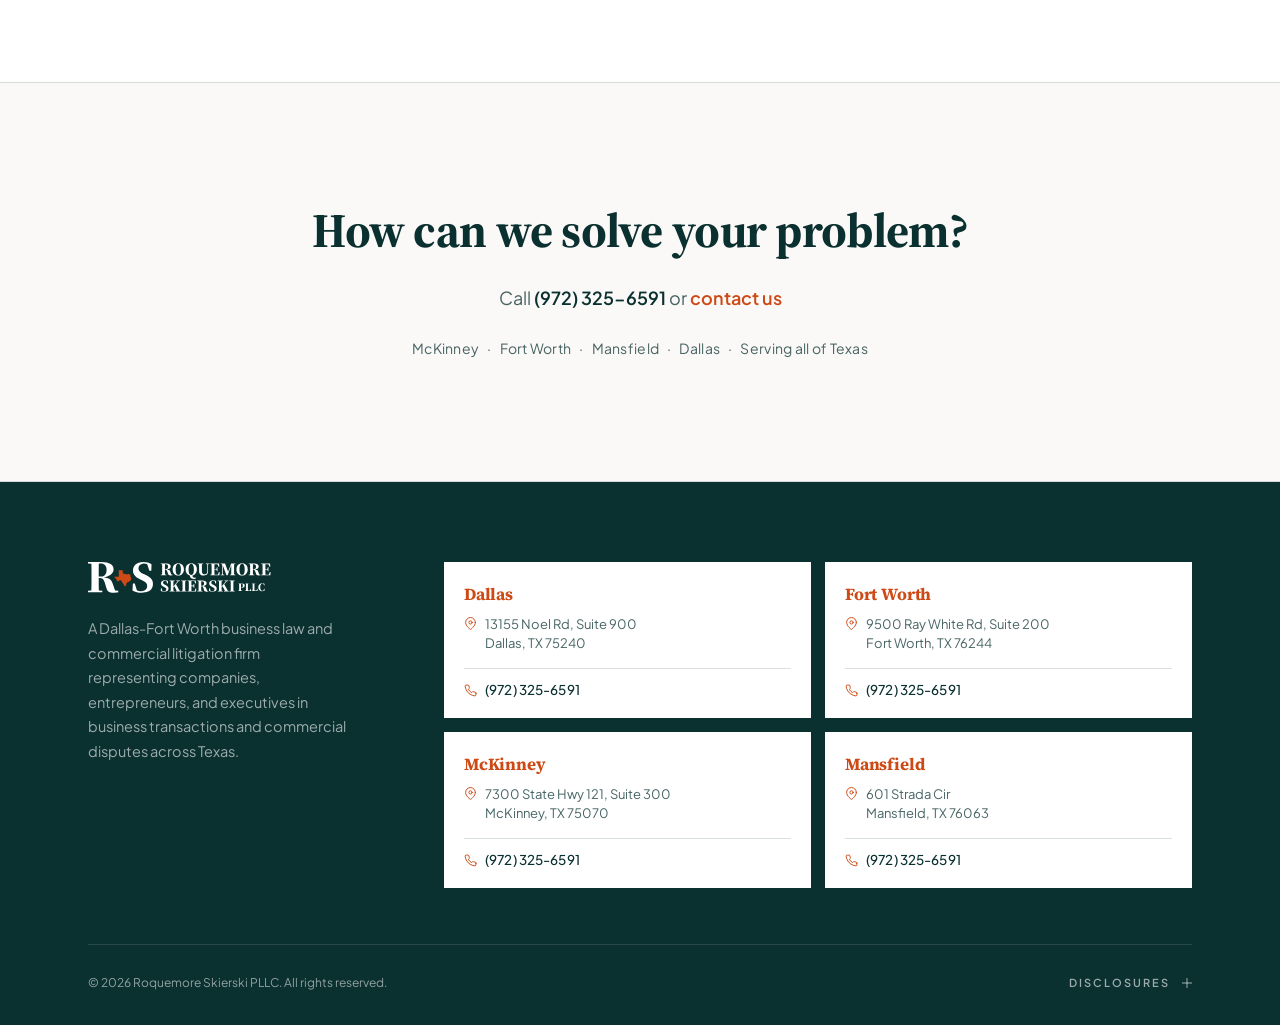
<file: static-pages/blog.html>
<!DOCTYPE html>
<html lang="en">
<head>
  <meta charset="UTF-8">
  <meta name="viewport" content="width=device-width, initial-scale=1.0">
  <meta http-equiv="Cache-Control" content="no-cache, no-store, must-revalidate">
  <meta http-equiv="Pragma" content="no-cache">
  <meta http-equiv="Expires" content="0">
  <title>Insights - Roquemore Skierski PLLC</title>
  <link rel="icon" type="image/svg+xml" href="images/favicon.svg">
  <link rel="preconnect" href="https://fonts.googleapis.com">
  <link rel="preconnect" href="https://fonts.gstatic.com" crossorigin>
  <link href="https://fonts.googleapis.com/css2?family=Plus+Jakarta+Sans:wght@400;500;600;700&family=Source+Serif+4:opsz,wght@8..60,400;8..60,600;8..60,700&display=swap" rel="stylesheet">
  <link rel="stylesheet" href="styles/common.css">
  <link rel="stylesheet" href="styles/nav.css">
  <link rel="stylesheet" href="styles/sections/about-hero.css">
  <link rel="stylesheet" href="styles/sections/breadcrumb.css">
  <link rel="stylesheet" href="styles/sections/blog-index.css">
  <link rel="stylesheet" href="styles/footer.css">
</head>
<body>

  <a href="#main" class="skip-link">Skip to main content</a>

  <!-- Navigation -->
  <nav class="nav" id="nav">
    <a href="index.html" class="nav-logo">
      <img src="images/logo-white.svg" alt="Roquemore Skierski PLLC">
    </a>
    <ul class="nav-links">
      <li class="nav-dropdown-wrap">
        <a href="about.html" class="nav-link">
          About
          <svg class="nav-arrow" viewBox="0 0 12 8" fill="none" stroke="currentColor" stroke-width="1.75" stroke-linecap="round" stroke-linejoin="round"><path d="M2 2.5l4 3 4-3"/></svg>
        </a>
        <div class="mega-panel">
          <div class="mega-panel-inner">
            <div class="mega-panel-items">
              <a href="about.html" class="mega-panel-item">
                <h4>About the Firm</h4>
                <p>Our story, values, and the team approach to every engagement.</p>
              </a>
              <a href="about.html#team" class="mega-panel-item">
                <h4>Our Team</h4>
                <p>Founders, attorneys, and paralegals who staff every matter.</p>
              </a>
              <a href="#" class="mega-panel-item">
                <h4>News</h4>
                <p>Recent firm announcements, recognitions, and press coverage.</p>
              </a>
              <a href="careers.html" class="mega-panel-item">
                <h4>Careers</h4>
                <p>Opportunities for attorneys and staff to join the firm.</p>
              </a>
            </div>
            <div class="mega-panel-feature">
              <div class="mega-panel-feature-image"><img src="images/hero-city.jpg" alt="Dallas cityscape at dusk"></div>
              <p class="mega-panel-feature-caption">A Dallas-Fort Worth firm built on modern infrastructure and decades of courtroom experience.</p>
            </div>
          </div>
        </div>
      </li>
      <li class="nav-dropdown-wrap">
        <a href="practice-areas.html" class="nav-link">
          Practice Areas
          <svg class="nav-arrow" viewBox="0 0 12 8" fill="none" stroke="currentColor" stroke-width="1.75" stroke-linecap="round" stroke-linejoin="round"><path d="M2 2.5l4 3 4-3"/></svg>
        </a>
        <div class="mega-panel">
          <div class="mega-panel-inner">
            <div class="mega-panel-items cols-3">
              <a href="#" class="mega-panel-item">
                <h4>Litigation</h4>
                <p>Complex commercial disputes in state and federal courts across Texas.</p>
              </a>
              <a href="#" class="mega-panel-item">
                <h4>Business Law</h4>
                <p>Formation, governance, compliance, and corporate counsel.</p>
              </a>
              <a href="#" class="mega-panel-item">
                <h4>Real Estate</h4>
                <p>Commercial transactions, disputes, and development matters.</p>
              </a>
              <a href="#" class="mega-panel-item">
                <h4>Intellectual<br>Property</h4>
                <p>Protection, licensing, and enforcement of IP assets.</p>
              </a>
              <a href="#" class="mega-panel-item">
                <h4>Business<br>Transactions</h4>
                <p>M&amp;A, contracts, and deal structuring.</p>
              </a>
              <a href="#" class="mega-panel-item">
                <h4>Fraud &amp; Misrepresentation</h4>
                <p>Business fraud, deceptive trade practices, and recovery actions.</p>
              </a>
            </div>
            <div class="mega-panel-feature">
              <div class="mega-panel-feature-image"><img src="images/hero-city.jpg" alt="Dallas cityscape at dusk"></div>
              <p class="mega-panel-feature-caption">Strategic counsel for complex commercial matters, from initial demand through trial.</p>
            </div>
          </div>
        </div>
      </li>
      <li><a href="case-results.html" class="nav-link">Case Results</a></li>
      <li class="nav-dropdown-wrap">
        <a href="#" class="nav-link">
          Locations
          <svg class="nav-arrow" viewBox="0 0 12 8" fill="none" stroke="currentColor" stroke-width="1.75" stroke-linecap="round" stroke-linejoin="round"><path d="M2 2.5l4 3 4-3"/></svg>
        </a>
        <div class="mega-panel">
          <div class="mega-panel-inner">
            <div class="mega-panel-items">
              <a href="#" class="mega-panel-item">
                <h4>McKinney</h4>
                <p>Collin County matters and the broader North Dallas corridor.</p>
              </a>
              <a href="#" class="mega-panel-item">
                <h4>Fort Worth</h4>
                <p>Tarrant County state and federal courts, serving West DFW.</p>
              </a>
              <a href="#" class="mega-panel-item">
                <h4>Mansfield</h4>
                <p>Tarrant, Johnson, and Ellis County litigation and counsel.</p>
              </a>
              <a href="#" class="mega-panel-item">
                <h4>Dallas</h4>
                <p>Dallas County courts and the central business district.</p>
              </a>
            </div>
            <div class="mega-panel-feature">
              <div class="mega-panel-feature-image"><img src="images/hero-city.jpg" alt="Dallas cityscape at dusk"></div>
              <p class="mega-panel-feature-caption">Four offices across Dallas-Fort Worth. Decades of experience practicing in Texas courts.</p>
            </div>
          </div>
        </div>
      </li>
      <li class="nav-dropdown-wrap">
        <a href="#" class="nav-link">
          Resources
          <svg class="nav-arrow" viewBox="0 0 12 8" fill="none" stroke="currentColor" stroke-width="1.75" stroke-linecap="round" stroke-linejoin="round"><path d="M2 2.5l4 3 4-3"/></svg>
        </a>
        <div class="mega-panel">
          <div class="mega-panel-inner">
            <div class="mega-panel-items">
              <a href="blog.html" class="mega-panel-item">
                <h4>Blog</h4>
                <p>Writing on commercial litigation, business law, and developments in Texas courts.</p>
              </a>
              <a href="#" class="mega-panel-item">
                <h4>FAQ</h4>
                <p>Common questions on retaining counsel, fees, and the litigation process.</p>
              </a>
              <a href="#" class="mega-panel-item">
                <h4>Case Studies</h4>
                <p>Detailed write-ups of representative matters and how we resolved them.</p>
              </a>
            </div>
            <div class="mega-panel-feature">
              <div class="mega-panel-feature-image"><img src="images/hero-city.jpg" alt="Dallas cityscape at dusk"></div>
              <p class="mega-panel-feature-caption">Substantive material for clients evaluating outside counsel and for the broader legal community.</p>
            </div>
          </div>
        </div>
      </li>
    </ul>
    <div class="nav-right">
      <button class="nav-search-toggle" id="nav-search-toggle" aria-label="Open search" aria-expanded="false">
        <svg viewBox="0 0 24 24" fill="none" stroke="currentColor" stroke-width="2" stroke-linecap="round" stroke-linejoin="round"><circle cx="11" cy="11" r="7"/><path d="M21 21l-4.3-4.3"/></svg>
      </button>
      <a href="#contact" class="nav-contact-btn">Contact</a>
      <button class="nav-hamburger" id="nav-open" aria-label="Open menu">
        <svg viewBox="0 0 24 24" fill="none" stroke="currentColor" stroke-width="2"><line x1="3" y1="6" x2="21" y2="6"/><line x1="3" y1="12" x2="21" y2="12"/><line x1="3" y1="18" x2="21" y2="18"/></svg>
      </button>
    </div>
    <!-- Search panel -->
    <div class="nav-search-panel" id="nav-search-panel" aria-hidden="true">
      <div class="nav-search-inner">
        <span class="nav-search-icon" aria-hidden="true">
          <svg viewBox="0 0 24 24" fill="none" stroke="currentColor" stroke-width="2" stroke-linecap="round" stroke-linejoin="round"><circle cx="11" cy="11" r="7"/><path d="M21 21l-4.3-4.3"/></svg>
        </span>
        <input type="search" class="nav-search-input" id="nav-search-input" placeholder="Search the site &mdash; practice areas, attorneys, insights">
        <button class="nav-search-close" id="nav-search-close" aria-label="Close search">
          <svg viewBox="0 0 24 24" fill="none" stroke="currentColor" stroke-width="2" stroke-linecap="round"><line x1="6" y1="6" x2="18" y2="18"/><line x1="18" y1="6" x2="6" y2="18"/></svg>
        </button>
      </div>
    </div>
  </nav>

  <!-- Mobile nav overlay -->
  <div class="mobile-nav" id="mobile-nav">
    <button class="mobile-nav-close" id="nav-close" aria-label="Close menu">
      <svg viewBox="0 0 24 24" fill="none" stroke="currentColor" stroke-width="2"><line x1="4" y1="4" x2="20" y2="20"/><line x1="20" y1="4" x2="4" y2="20"/></svg>
    </button>
    <div class="mobile-nav-group">
      <button class="mobile-nav-toggle">About <span class="toggle-icon">+</span></button>
      <div class="mobile-nav-sub">
        <a href="about.html">About the Firm</a>
        <a href="about.html#team">Our Team</a>
        <a href="#">News</a>
        <a href="careers.html">Careers</a>
      </div>
    </div>
    <div class="mobile-nav-group">
      <button class="mobile-nav-toggle">Practice Areas <span class="toggle-icon">+</span></button>
      <div class="mobile-nav-sub">
        <a href="#">Litigation</a>
        <a href="#">Business Law</a>
        <a href="#">Real Estate</a>
        <a href="#">Intellectual Property</a>
        <a href="#">Business Transactions</a>
        <a href="#">Fraud &amp; Misrepresentation</a>
      </div>
    </div>
    <a href="case-results.html">Case Results</a>
    <a href="#">Locations</a>
    <div class="mobile-nav-group">
      <button class="mobile-nav-toggle">Resources <span class="toggle-icon">+</span></button>
      <div class="mobile-nav-sub">
        <a href="blog.html">Blog</a>
        <a href="#">FAQ</a>
        <a href="#">Case Studies</a>
      </div>
    </div>
    <a href="#contact" class="mobile-nav-contact">Contact</a>
  </div>

  <main id="main">

    <!-- Blog Hero -->
    <section class="about-hero" id="blog-hero">
      <div class="about-hero-bg">
        <img src="images/hero-city.jpg" alt="Dallas cityscape at dusk">
      </div>
      <!-- Breadcrumb (top of hero band) -->
      <nav class="post-breadcrumb" aria-label="Breadcrumb">
        <div class="post-breadcrumb-inner">
          <a href="index.html">Home</a>
          <span class="post-breadcrumb-sep">/</span>
          <span class="post-breadcrumb-current" aria-current="page">Insights</span>
        </div>
      </nav>
      <div class="about-hero-inner">
        <div class="about-hero-text">
          <div class="about-hero-eyebrow">Insights</div>
          <h1>Business and commercial litigation <span class="about-hero-accent">writing from our attorneys.</span></h1>
        </div>
      </div>
    </section>

    <!-- Filter + sort toolbar (mirrors the sub-navigation strip on tabbed pages) -->
    <nav class="blog-toolbar" aria-label="Filter posts">
      <div class="blog-toolbar-inner">
        <div class="blog-filter-dropdown" data-filter-dropdown>
          <button type="button" class="blog-filter-trigger" aria-haspopup="menu" aria-expanded="false">
            <svg viewBox="0 0 24 24" fill="none" stroke="currentColor" stroke-width="1.75" stroke-linecap="round" stroke-linejoin="round" aria-hidden="true"><path d="M3 5h18M6 12h12M10 19h4"/></svg>
            <span class="blog-filter-trigger-label">Filter</span>
            <span class="blog-filter-trigger-value">All topics</span>
            <svg class="blog-filter-trigger-chevron" viewBox="0 0 12 8" fill="none" stroke="currentColor" stroke-width="1.75" stroke-linecap="round" stroke-linejoin="round" aria-hidden="true"><path d="M2 2.5l4 3 4-3"/></svg>
          </button>
          <div class="blog-filter-menu" role="menu" aria-label="Filter posts by topic">
            <button type="button" class="blog-filter is-active" data-filter="all" role="menuitemradio" aria-checked="true">All topics</button>
            <button type="button" class="blog-filter" data-filter="real-estate" role="menuitemradio">Real Estate</button>
            <button type="button" class="blog-filter" data-filter="partnership" role="menuitemradio">Partnership Disputes</button>
            <button type="button" class="blog-filter" data-filter="business-litigation" role="menuitemradio">Business Litigation</button>
            <button type="button" class="blog-filter" data-filter="contract" role="menuitemradio">Contract Law</button>
            <button type="button" class="blog-filter" data-filter="arbitration" role="menuitemradio">Arbitration</button>
            <button type="button" class="blog-filter" data-filter="injunctions" role="menuitemradio">Injunctions</button>
          </div>
        </div>
        <div class="blog-sort">
          <label for="blog-sort-select">Sort</label>
          <div class="blog-sort-select-wrap">
            <select id="blog-sort-select" class="blog-sort-select">
              <option value="newest">Newest first</option>
              <option value="oldest">Oldest first</option>
            </select>
            <svg class="blog-sort-chevron" viewBox="0 0 12 8" fill="none" stroke="currentColor" stroke-width="1.75" stroke-linecap="round" stroke-linejoin="round" aria-hidden="true"><path d="M2 2.5l4 3 4-3"/></svg>
          </div>
        </div>
      </div>
    </nav>

    <!-- Blog Index -->
    <section class="blog-index">
      <div class="blog-index-inner">

        <!-- Featured (latest) -->
        <article class="blog-featured reveal">
          <a href="blog-post.html">
            <div class="blog-featured-eyebrow">Real Estate Litigation</div>
            <h2>The Top 5 Real Estate Litigation Law Firms in Dallas Fort Worth</h2>
            <p class="blog-featured-excerpt">Choosing the right real estate litigation law firm can affect the outcome of disputes that touch ownership, value, and long-term plans for a property. A short look at the firms in DFW with the depth and trial record to handle complex commercial real estate matters.</p>
            <div class="blog-featured-meta">
              <span>February 25, 2026</span>
              <span class="dot"></span>
              <span>By Kelvin Roquemore</span>
              <span class="dot"></span>
              <span>8 min read</span>
            </div>
          </a>
        </article>

        <!-- List of remaining posts -->
        <ul class="blog-list">

          <li class="blog-row reveal">
            <a class="blog-row-link" href="blog-post.html">
              <div class="blog-row-image"><img src="images/hero-city.jpg" alt="" loading="lazy"></div>
              <div class="blog-row-content">
                <div class="blog-row-date">Feb 25, 2026</div>
                <div class="blog-row-category">Partnership Disputes</div>
                <h3>The Top 5 Partnership Dispute Law Firms in Dallas</h3>
                <p class="blog-row-excerpt">Choosing the right law firm for a partnership dispute in Dallas is rarely about credentials alone &mdash; trial readiness, business sense, and the right team approach all matter.</p>
              </div>
              <div class="blog-row-arrow">
                <svg viewBox="0 0 24 24" fill="none" stroke="currentColor" stroke-width="2"><path d="M5 12h14M13 5l7 7-7 7"/></svg>
              </div>
            </a>
          </li>

          <li class="blog-row reveal">
            <a class="blog-row-link" href="blog-post.html">
              <div class="blog-row-image"><img src="images/section-break.jpg" alt="" loading="lazy"></div>
              <div class="blog-row-content">
                <div class="blog-row-date">Feb 20, 2026</div>
                <div class="blog-row-category">Business Litigation</div>
                <h3>The Top 5 Commercial Litigation Law Firms in Fort Worth</h3>
                <p class="blog-row-excerpt">Choosing the right commercial litigation law firm in Fort Worth comes down to local court experience, the depth of the team, and a willingness to take a case to trial when the matter calls for it.</p>
              </div>
              <div class="blog-row-arrow">
                <svg viewBox="0 0 24 24" fill="none" stroke="currentColor" stroke-width="2"><path d="M5 12h14M13 5l7 7-7 7"/></svg>
              </div>
            </a>
          </li>

          <li class="blog-row reveal">
            <a class="blog-row-link" href="blog-post.html">
              <div class="blog-row-image"><img src="images/hero-city.jpg" alt="" loading="lazy"></div>
              <div class="blog-row-content">
                <div class="blog-row-date">Dec 11, 2025</div>
                <div class="blog-row-category">Contract Law</div>
                <h3>An Oral Contract Is Generally Worth The Paper It Is Printed On</h3>
                <p class="blog-row-excerpt">Business owners make deals every day. Some are carefully documented; many are not. When an oral agreement falls apart, what can &mdash; and can&rsquo;t &mdash; be enforced under Texas law.</p>
              </div>
              <div class="blog-row-arrow">
                <svg viewBox="0 0 24 24" fill="none" stroke="currentColor" stroke-width="2"><path d="M5 12h14M13 5l7 7-7 7"/></svg>
              </div>
            </a>
          </li>

          <li class="blog-row reveal">
            <a class="blog-row-link" href="blog-post.html">
              <div class="blog-row-image"><img src="images/section-break.jpg" alt="" loading="lazy"></div>
              <div class="blog-row-content">
                <div class="blog-row-date">Dec 7, 2025</div>
                <div class="blog-row-category">Business Formation</div>
                <h3>LLC Operating Agreement in Texas: Key Requirements and Tips</h3>
                <p class="blog-row-excerpt">Forming a limited liability company in Texas offers business owners flexibility and protection &mdash; but only if the operating agreement is written with the right provisions in mind.</p>
              </div>
              <div class="blog-row-arrow">
                <svg viewBox="0 0 24 24" fill="none" stroke="currentColor" stroke-width="2"><path d="M5 12h14M13 5l7 7-7 7"/></svg>
              </div>
            </a>
          </li>

          <li class="blog-row reveal">
            <a class="blog-row-link" href="blog-post.html">
              <div class="blog-row-image"><img src="images/hero-city.jpg" alt="" loading="lazy"></div>
              <div class="blog-row-content">
                <div class="blog-row-date">Oct 24, 2025</div>
                <div class="blog-row-category">Alternative Dispute Resolution</div>
                <h3>Understanding Arbitration and When to Involve a Lawyer</h3>
                <p class="blog-row-excerpt">Arbitration is often described as a faster, more private alternative to traditional courtroom litigation. When that is true, when it isn&rsquo;t, and the points where counsel makes a meaningful difference.</p>
              </div>
              <div class="blog-row-arrow">
                <svg viewBox="0 0 24 24" fill="none" stroke="currentColor" stroke-width="2"><path d="M5 12h14M13 5l7 7-7 7"/></svg>
              </div>
            </a>
          </li>

          <li class="blog-row reveal">
            <a class="blog-row-link" href="blog-post.html">
              <div class="blog-row-image"><img src="images/section-break.jpg" alt="" loading="lazy"></div>
              <div class="blog-row-content">
                <div class="blog-row-date">Oct 24, 2025</div>
                <div class="blog-row-category">Contract Review</div>
                <h3>Can ChatGPT Review Business Contracts?</h3>
                <p class="blog-row-excerpt">AI tools can flag obvious issues in a contract before an attorney looks at it &mdash; but the gap between &ldquo;helpful summary&rdquo; and &ldquo;trustworthy review&rdquo; is wider than it first appears.</p>
              </div>
              <div class="blog-row-arrow">
                <svg viewBox="0 0 24 24" fill="none" stroke="currentColor" stroke-width="2"><path d="M5 12h14M13 5l7 7-7 7"/></svg>
              </div>
            </a>
          </li>

          <li class="blog-row reveal">
            <a class="blog-row-link" href="blog-post.html">
              <div class="blog-row-image"><img src="images/hero-city.jpg" alt="" loading="lazy"></div>
              <div class="blog-row-content">
                <div class="blog-row-date">Aug 20, 2025</div>
                <div class="blog-row-category">Injunctions &amp; TROs</div>
                <h3>What Is a Temporary Restraining Order and How It Can Protect Your Company</h3>
                <p class="blog-row-excerpt">A TRO is an emergency court order that immediately stops a party from certain actions while the underlying dispute moves forward. When a business should consider seeking one and what to expect.</p>
              </div>
              <div class="blog-row-arrow">
                <svg viewBox="0 0 24 24" fill="none" stroke="currentColor" stroke-width="2"><path d="M5 12h14M13 5l7 7-7 7"/></svg>
              </div>
            </a>
          </li>

          <li class="blog-row reveal">
            <a class="blog-row-link" href="blog-post.html">
              <div class="blog-row-image"><img src="images/section-break.jpg" alt="" loading="lazy"></div>
              <div class="blog-row-content">
                <div class="blog-row-date">Jun 21, 2025</div>
                <div class="blog-row-category">Business Transactions</div>
                <h3>What To Consider Before Selling Your Business</h3>
                <p class="blog-row-excerpt">Selling a company is a monumental decision that requires careful planning long before any buyer is at the table. The structural questions and risk areas to work through first.</p>
              </div>
              <div class="blog-row-arrow">
                <svg viewBox="0 0 24 24" fill="none" stroke="currentColor" stroke-width="2"><path d="M5 12h14M13 5l7 7-7 7"/></svg>
              </div>
            </a>
          </li>

          <li class="blog-row reveal">
            <a class="blog-row-link" href="blog-post.html">
              <div class="blog-row-image"><img src="images/hero-city.jpg" alt="" loading="lazy"></div>
              <div class="blog-row-content">
                <div class="blog-row-date">Jun 10, 2025</div>
                <div class="blog-row-category">Mergers &amp; Acquisitions</div>
                <h3>A Guide to Due Diligence for Buying a Business</h3>
                <p class="blog-row-excerpt">Due diligence is a vital process &mdash; the careful scrutiny of finances, contracts, and assets that determines whether a deal works on the terms you think it does.</p>
              </div>
              <div class="blog-row-arrow">
                <svg viewBox="0 0 24 24" fill="none" stroke="currentColor" stroke-width="2"><path d="M5 12h14M13 5l7 7-7 7"/></svg>
              </div>
            </a>
          </li>

          <li class="blog-row reveal">
            <a class="blog-row-link" href="blog-post.html">
              <div class="blog-row-image"><img src="images/section-break.jpg" alt="" loading="lazy"></div>
              <div class="blog-row-content">
                <div class="blog-row-date">May 21, 2025</div>
                <div class="blog-row-category">Partnership Disputes</div>
                <h3>How to Resolve a Partnership Dispute</h3>
                <p class="blog-row-excerpt">Most partnership disputes start with informal negotiation and communication. When that path runs out, what comes next &mdash; and how to keep options open without conceding ground.</p>
              </div>
              <div class="blog-row-arrow">
                <svg viewBox="0 0 24 24" fill="none" stroke="currentColor" stroke-width="2"><path d="M5 12h14M13 5l7 7-7 7"/></svg>
              </div>
            </a>
          </li>

          <li class="blog-row reveal">
            <a class="blog-row-link" href="blog-post.html">
              <div class="blog-row-image"><img src="images/hero-city.jpg" alt="" loading="lazy"></div>
              <div class="blog-row-content">
                <div class="blog-row-date">May 14, 2025</div>
                <div class="blog-row-category">Fraud &amp; Embezzlement</div>
                <h3>What to Do If Your Business Partner Is Stealing Money</h3>
                <p class="blog-row-excerpt">Suspecting a partner of taking from the company is a hard moment for any business owner. The first practical steps to take, and the evidence to preserve before having a difficult conversation.</p>
              </div>
              <div class="blog-row-arrow">
                <svg viewBox="0 0 24 24" fill="none" stroke="currentColor" stroke-width="2"><path d="M5 12h14M13 5l7 7-7 7"/></svg>
              </div>
            </a>
          </li>

          <li class="blog-row reveal">
            <a class="blog-row-link" href="blog-post.html">
              <div class="blog-row-image"><img src="images/section-break.jpg" alt="" loading="lazy"></div>
              <div class="blog-row-content">
                <div class="blog-row-date">May 5, 2025</div>
                <div class="blog-row-category">Partnership Disputes</div>
                <h3>Can I Force My Business Partner to Buy Me Out in Texas?</h3>
                <p class="blog-row-excerpt">Forcing a buyout is generally possible if a buy-sell agreement exists &mdash; but the terms of that agreement, and the conduct of the parties, decide what is realistic.</p>
              </div>
              <div class="blog-row-arrow">
                <svg viewBox="0 0 24 24" fill="none" stroke="currentColor" stroke-width="2"><path d="M5 12h14M13 5l7 7-7 7"/></svg>
              </div>
            </a>
          </li>

          <li class="blog-row reveal">
            <a class="blog-row-link" href="blog-post.html">
              <div class="blog-row-image"><img src="images/hero-city.jpg" alt="" loading="lazy"></div>
              <div class="blog-row-content">
                <div class="blog-row-date">Apr 28, 2025</div>
                <div class="blog-row-category">DTPA</div>
                <h3>The Texas Deceptive Trade Practices Act (DTPA)</h3>
                <p class="blog-row-excerpt">A working overview of the DTPA, who it protects, and how it shapes commercial disputes when one side claims a misrepresentation drove the deal.</p>
              </div>
              <div class="blog-row-arrow">
                <svg viewBox="0 0 24 24" fill="none" stroke="currentColor" stroke-width="2"><path d="M5 12h14M13 5l7 7-7 7"/></svg>
              </div>
            </a>
          </li>

          <li class="blog-row reveal">
            <a class="blog-row-link" href="blog-post.html">
              <div class="blog-row-image"><img src="images/section-break.jpg" alt="" loading="lazy"></div>
              <div class="blog-row-content">
                <div class="blog-row-date">Apr 21, 2025</div>
                <div class="blog-row-category">Non-Compete Agreements</div>
                <h3>Non-Compete Agreement in Texas: What Independent Contractors Should Know</h3>
                <p class="blog-row-excerpt">Texas non-compete law applies to contractors differently than to employees. The points worth understanding before signing &mdash; or before pushing back on &mdash; a restrictive covenant.</p>
              </div>
              <div class="blog-row-arrow">
                <svg viewBox="0 0 24 24" fill="none" stroke="currentColor" stroke-width="2"><path d="M5 12h14M13 5l7 7-7 7"/></svg>
              </div>
            </a>
          </li>

        </ul>

        <!-- Pagination -->
        <nav class="blog-pagination" aria-label="Blog pagination">
          <a href="#" class="blog-pagination-prev" aria-disabled="true">
            <svg viewBox="0 0 24 24" fill="none" stroke="currentColor" stroke-width="2"><path d="M19 12H5M12 5l-7 7 7 7"/></svg>
            Previous
          </a>
          <div class="blog-pagination-pages">
            <span class="is-current" aria-current="page">1</span>
            <a href="#">2</a>
            <a href="#">3</a>
            <a href="#">4</a>
            <a href="#">5</a>
          </div>
          <a href="#" class="blog-pagination-next">
            Next
            <svg viewBox="0 0 24 24" fill="none" stroke="currentColor" stroke-width="2"><path d="M5 12h14M13 5l7 7-7 7"/></svg>
          </a>
        </nav>

      </div>
    </section>

    <!-- Footer CTA -->
    <section class="footer-cta reveal" id="contact">
      <h2>How can we solve your problem?</h2>
      <p class="footer-cta-contact">
        Call <a href="tel:9723256591" class="phone">(972) 325-6591</a> or
        <a href="#" class="cta-link">contact us</a>
      </p>
      <p class="footer-cta-locations">
        McKinney<span>&middot;</span>Fort Worth<span>&middot;</span>Mansfield<span>&middot;</span>Dallas<span>&middot;</span>Serving all of Texas
      </p>
    </section>

  </main>

  <!-- Footer -->
  <footer class="site-footer">
    <div class="container">
      <div class="footer-main">
        <div class="footer-brand">
          <img src="images/logo-white.svg" alt="Roquemore Skierski PLLC">
          <p>A Dallas-Fort Worth business law and commercial litigation firm representing companies, entrepreneurs, and executives in business transactions and commercial disputes across Texas.</p>
        </div>
        <div class="footer-cols">
          <div class="footer-col">
            <div class="footer-locations-grid">
              <div class="footer-location-card">
                <div class="footer-location-name">Dallas</div>
                <a class="footer-location-address" href="https://maps.google.com/?q=13155+Noel+Rd+Suite+900+Dallas+TX+75240" target="_blank" rel="noopener"><svg viewBox="0 0 24 24" fill="none" stroke="currentColor" stroke-width="1.8" stroke-linecap="round" stroke-linejoin="round" aria-hidden="true"><path d="M21 10c0 7-9 13-9 13s-9-6-9-13a9 9 0 0 1 18 0z"/><circle cx="12" cy="10" r="3"/></svg><span>13155 Noel Rd, Suite 900<br>Dallas, TX 75240</span></a>
                <div class="footer-location-foot">

                  <a href="tel:9723256591" class="footer-location-phone"><svg viewBox="0 0 24 24" fill="none" stroke="currentColor" stroke-width="1.8" stroke-linecap="round" stroke-linejoin="round" aria-hidden="true"><path d="M22 16.92v3a2 2 0 0 1-2.18 2 19.8 19.8 0 0 1-8.63-3.07 19.5 19.5 0 0 1-6-6A19.8 19.8 0 0 1 2.12 4.18 2 2 0 0 1 4.11 2h3a2 2 0 0 1 2 1.72c.13.96.37 1.9.72 2.8a2 2 0 0 1-.45 2.11L8.09 9.91a16 16 0 0 0 6 6l1.28-1.29a2 2 0 0 1 2.11-.45c.9.35 1.84.59 2.8.72a2 2 0 0 1 1.72 2.03z"/></svg><span>(972) 325-6591</span></a>
                </div>
              </div>
              <div class="footer-location-card">
                <div class="footer-location-name">Fort Worth</div>
                <a class="footer-location-address" href="https://maps.google.com/?q=9500+Ray+White+Rd+Suite+200+Fort+Worth+TX+76244" target="_blank" rel="noopener"><svg viewBox="0 0 24 24" fill="none" stroke="currentColor" stroke-width="1.8" stroke-linecap="round" stroke-linejoin="round" aria-hidden="true"><path d="M21 10c0 7-9 13-9 13s-9-6-9-13a9 9 0 0 1 18 0z"/><circle cx="12" cy="10" r="3"/></svg><span>9500 Ray White Rd, Suite 200<br>Fort Worth, TX 76244</span></a>
                <div class="footer-location-foot">

                  <a href="tel:9723256591" class="footer-location-phone"><svg viewBox="0 0 24 24" fill="none" stroke="currentColor" stroke-width="1.8" stroke-linecap="round" stroke-linejoin="round" aria-hidden="true"><path d="M22 16.92v3a2 2 0 0 1-2.18 2 19.8 19.8 0 0 1-8.63-3.07 19.5 19.5 0 0 1-6-6A19.8 19.8 0 0 1 2.12 4.18 2 2 0 0 1 4.11 2h3a2 2 0 0 1 2 1.72c.13.96.37 1.9.72 2.8a2 2 0 0 1-.45 2.11L8.09 9.91a16 16 0 0 0 6 6l1.28-1.29a2 2 0 0 1 2.11-.45c.9.35 1.84.59 2.8.72a2 2 0 0 1 1.72 2.03z"/></svg><span>(972) 325-6591</span></a>
                </div>
              </div>
              <div class="footer-location-card">
                <div class="footer-location-name">McKinney</div>
                <a class="footer-location-address" href="https://maps.google.com/?q=7300+State+Hwy+121+Suite+300+McKinney+TX+75070" target="_blank" rel="noopener"><svg viewBox="0 0 24 24" fill="none" stroke="currentColor" stroke-width="1.8" stroke-linecap="round" stroke-linejoin="round" aria-hidden="true"><path d="M21 10c0 7-9 13-9 13s-9-6-9-13a9 9 0 0 1 18 0z"/><circle cx="12" cy="10" r="3"/></svg><span>7300 State Hwy 121, Suite 300<br>McKinney, TX 75070</span></a>
                <div class="footer-location-foot">

                  <a href="tel:9723256591" class="footer-location-phone"><svg viewBox="0 0 24 24" fill="none" stroke="currentColor" stroke-width="1.8" stroke-linecap="round" stroke-linejoin="round" aria-hidden="true"><path d="M22 16.92v3a2 2 0 0 1-2.18 2 19.8 19.8 0 0 1-8.63-3.07 19.5 19.5 0 0 1-6-6A19.8 19.8 0 0 1 2.12 4.18 2 2 0 0 1 4.11 2h3a2 2 0 0 1 2 1.72c.13.96.37 1.9.72 2.8a2 2 0 0 1-.45 2.11L8.09 9.91a16 16 0 0 0 6 6l1.28-1.29a2 2 0 0 1 2.11-.45c.9.35 1.84.59 2.8.72a2 2 0 0 1 1.72 2.03z"/></svg><span>(972) 325-6591</span></a>
                </div>
              </div>
              <div class="footer-location-card">
                <div class="footer-location-name">Mansfield</div>
                <a class="footer-location-address" href="https://maps.google.com/?q=601+Strada+Cir+Mansfield+TX+76063" target="_blank" rel="noopener"><svg viewBox="0 0 24 24" fill="none" stroke="currentColor" stroke-width="1.8" stroke-linecap="round" stroke-linejoin="round" aria-hidden="true"><path d="M21 10c0 7-9 13-9 13s-9-6-9-13a9 9 0 0 1 18 0z"/><circle cx="12" cy="10" r="3"/></svg><span>601 Strada Cir<br>Mansfield, TX 76063</span></a>
                <div class="footer-location-foot">

                  <a href="tel:9723256591" class="footer-location-phone"><svg viewBox="0 0 24 24" fill="none" stroke="currentColor" stroke-width="1.8" stroke-linecap="round" stroke-linejoin="round" aria-hidden="true"><path d="M22 16.92v3a2 2 0 0 1-2.18 2 19.8 19.8 0 0 1-8.63-3.07 19.5 19.5 0 0 1-6-6A19.8 19.8 0 0 1 2.12 4.18 2 2 0 0 1 4.11 2h3a2 2 0 0 1 2 1.72c.13.96.37 1.9.72 2.8a2 2 0 0 1-.45 2.11L8.09 9.91a16 16 0 0 0 6 6l1.28-1.29a2 2 0 0 1 2.11-.45c.9.35 1.84.59 2.8.72a2 2 0 0 1 1.72 2.03z"/></svg><span>(972) 325-6591</span></a>
                </div>
              </div>
            </div>
          </div>
        </div>
      </div>
      <div class="footer-bottom">
        <span class="footer-copyright">&copy; 2026 Roquemore Skierski PLLC. All rights reserved.</span>
        <button class="footer-policies-toggle" type="button" aria-expanded="false" aria-controls="footer-policies">
          <span class="footer-policies-toggle-label">Disclosures</span>
          <span class="footer-policies-toggle-mark" aria-hidden="true">
            <span class="footer-policies-toggle-bar"></span>
            <span class="footer-policies-toggle-bar"></span>
          </span>
        </button>
      </div>
      <div class="footer-policies" data-footer-policies>
        <div class="footer-policies-inner">
          <ul class="footer-policies-list">
            <li><a href="https://www.roqski.com/accessibility-statement">Accessibility Statement</a></li>
            <li><a href="https://www.roqski.com/communications-policy">Communications Policy</a></li>
            <li><a href="https://www.roqski.com/messaging-policy">Text Messaging Policy</a></li>
            <li><a href="https://www.roqski.com/ai-use-disclosure">AI Use Disclosure</a></li>
            <li><a href="https://www.roqski.com/privacy-policy">Privacy Policy</a></li>
            <li><a href="https://www.roqski.com/disclaimer">Disclaimer</a></li>
          </ul>
        </div>
      </div>
    </div>
  </footer>

  <script src="scripts/site.js"></script>
</body>
</html>
</file>
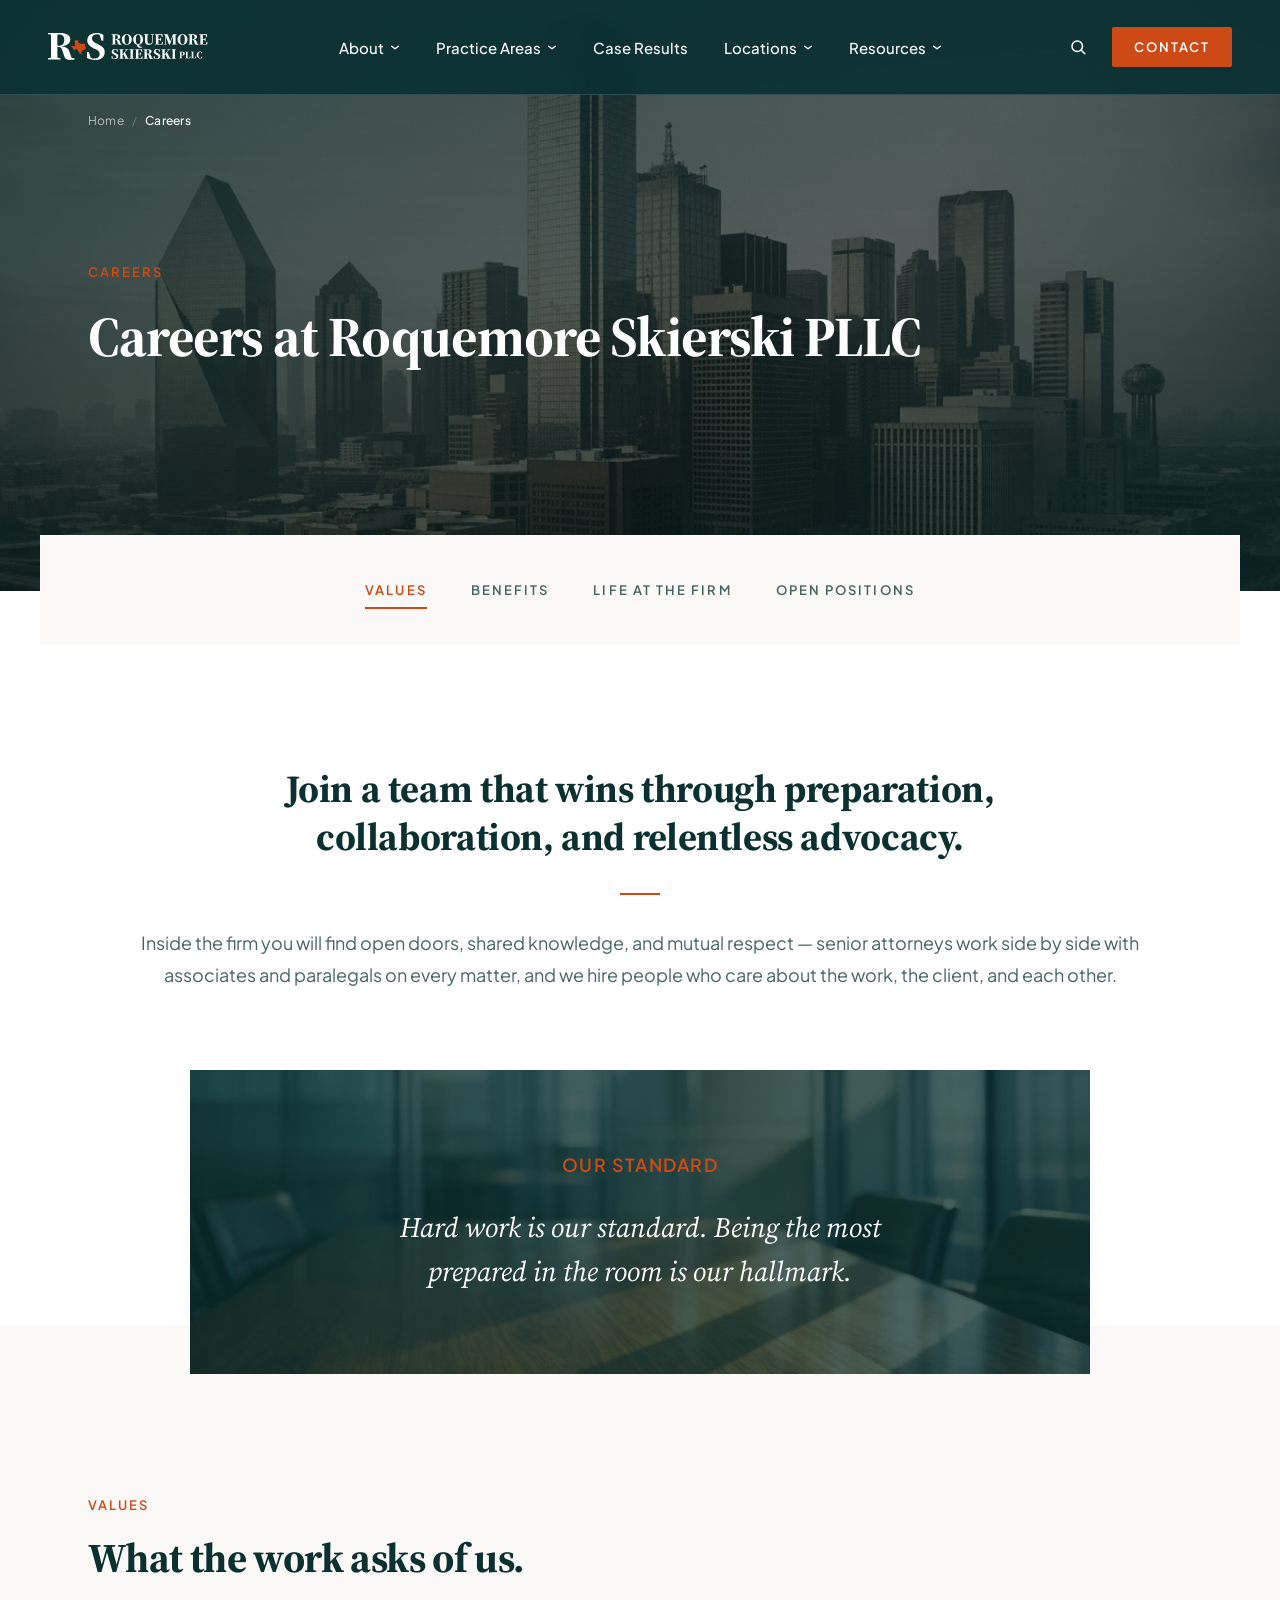
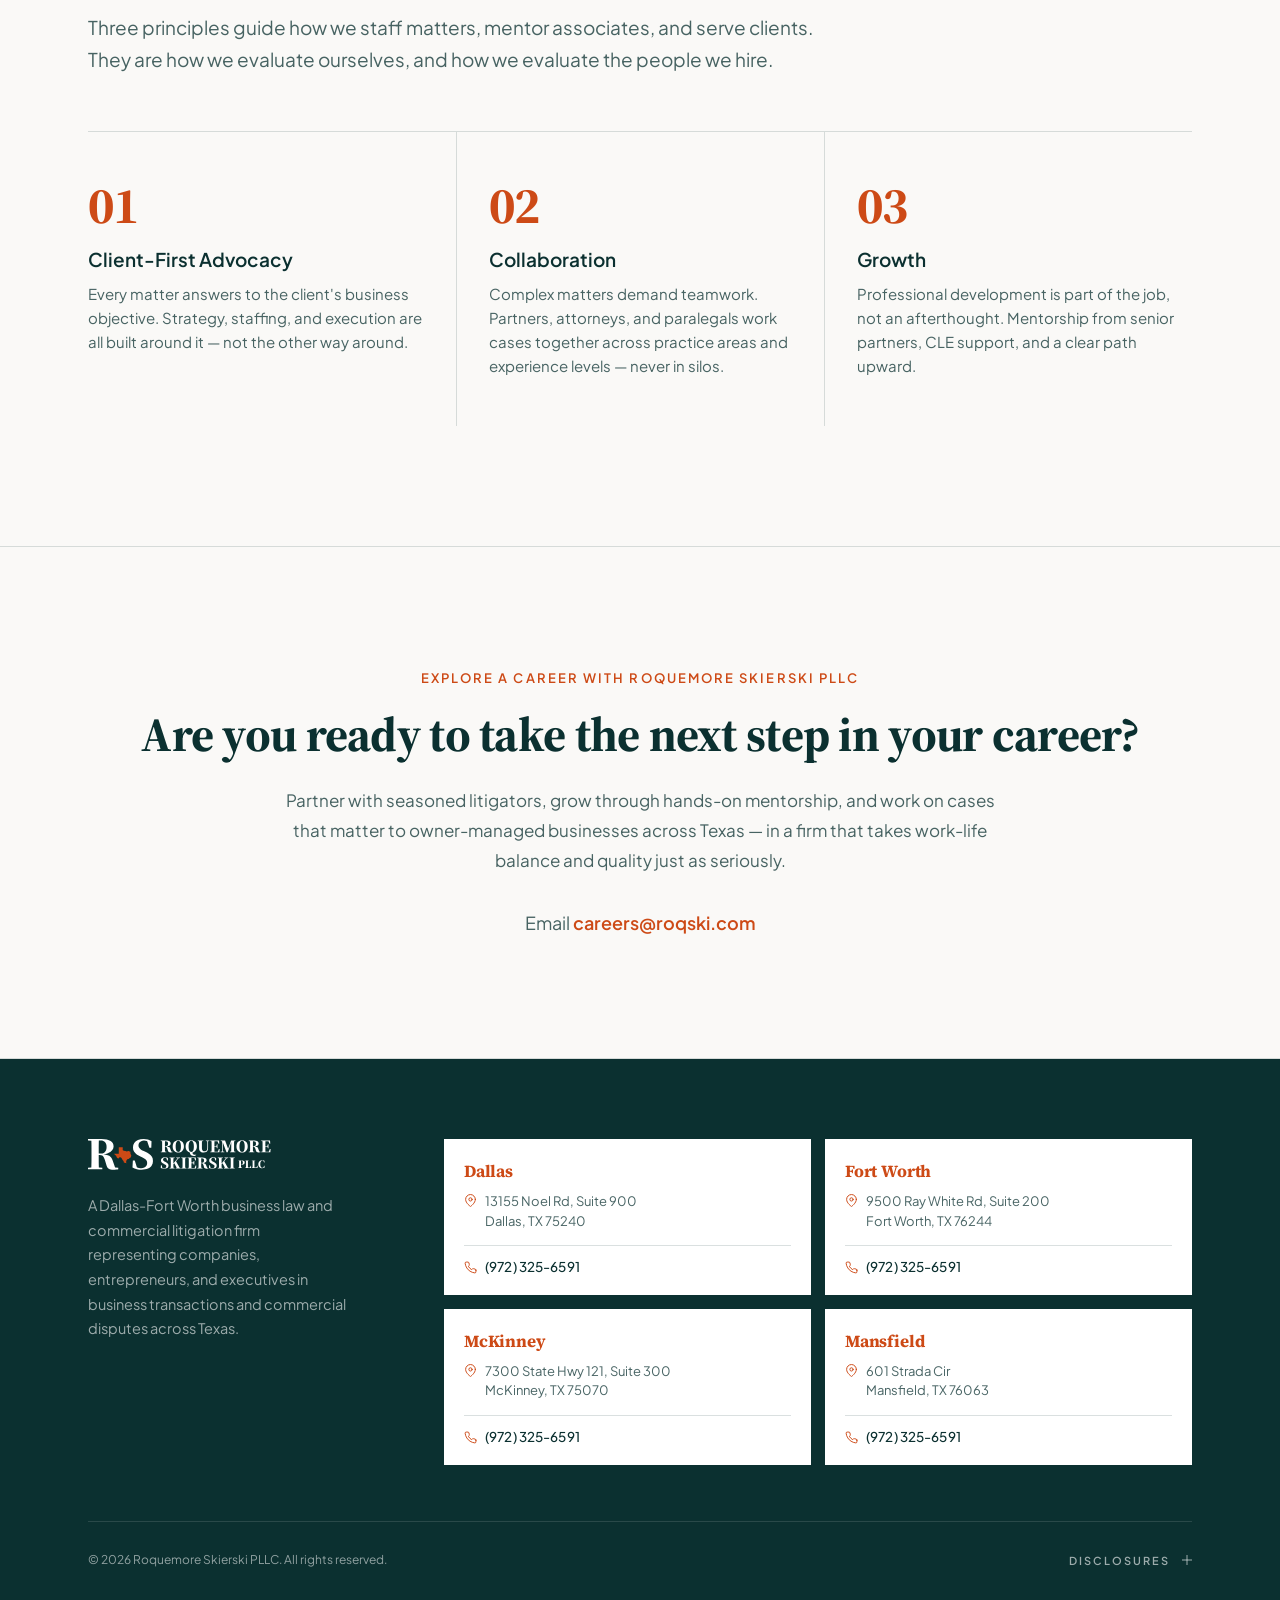
<file: static-pages/careers.html>
<!DOCTYPE html>
<html lang="en">
<head>
  <meta charset="UTF-8">
  <meta name="viewport" content="width=device-width, initial-scale=1.0">
  <meta http-equiv="Cache-Control" content="no-cache, no-store, must-revalidate">
  <meta http-equiv="Pragma" content="no-cache">
  <meta http-equiv="Expires" content="0">
  <title>Careers - Roquemore Skierski PLLC</title>
  <link rel="icon" type="image/svg+xml" href="images/favicon.svg">
  <link rel="preconnect" href="https://fonts.googleapis.com">
  <link rel="preconnect" href="https://fonts.gstatic.com" crossorigin>
  <link href="https://fonts.googleapis.com/css2?family=Plus+Jakarta+Sans:wght@400;500;600;700&family=Source+Serif+4:opsz,wght@8..60,400;8..60,600;8..60,700&display=swap" rel="stylesheet">
  <link rel="stylesheet" href="styles/common.css">
  <link rel="stylesheet" href="styles/nav.css">
  <link rel="stylesheet" href="styles/sections/about-hero.css">
  <link rel="stylesheet" href="styles/sections/breadcrumb.css">
  <link rel="stylesheet" href="styles/sections/about-tabs.css">
  <link rel="stylesheet" href="styles/sections/positioning.css">
  <link rel="stylesheet" href="styles/sections/mission.css">
  <link rel="stylesheet" href="styles/sections/careers.css">
  <link rel="stylesheet" href="styles/footer.css">
</head>
<body>

  <a href="#main" class="skip-link">Skip to main content</a>

  <!-- Navigation -->
  <nav class="nav" id="nav">
    <a href="index.html" class="nav-logo">
      <img src="images/logo-white.svg" alt="Roquemore Skierski PLLC">
    </a>
    <ul class="nav-links">
      <li class="nav-dropdown-wrap">
        <a href="about.html" class="nav-link">
          About
          <svg class="nav-arrow" viewBox="0 0 12 8" fill="none" stroke="currentColor" stroke-width="1.75" stroke-linecap="round" stroke-linejoin="round"><path d="M2 2.5l4 3 4-3"/></svg>
        </a>
        <div class="mega-panel">
          <div class="mega-panel-inner">
            <div class="mega-panel-items">
              <a href="about.html" class="mega-panel-item">
                <h4>About the Firm</h4>
                <p>Our story, values, and the team approach to every engagement.</p>
              </a>
              <a href="about.html#team" class="mega-panel-item">
                <h4>Our Team</h4>
                <p>Founders, attorneys, and paralegals who staff every matter.</p>
              </a>
              <a href="#" class="mega-panel-item">
                <h4>News</h4>
                <p>Recent firm announcements, recognitions, and press coverage.</p>
              </a>
              <a href="careers.html" class="mega-panel-item">
                <h4>Careers</h4>
                <p>Opportunities for attorneys and staff to join the firm.</p>
              </a>
            </div>
            <div class="mega-panel-feature">
              <div class="mega-panel-feature-image"><img src="images/hero-city.jpg" alt="Dallas cityscape at dusk"></div>
              <p class="mega-panel-feature-caption">A Dallas-Fort Worth firm built on modern infrastructure and decades of courtroom experience.</p>
            </div>
          </div>
        </div>
      </li>
      <li class="nav-dropdown-wrap">
        <a href="practice-areas.html" class="nav-link">
          Practice Areas
          <svg class="nav-arrow" viewBox="0 0 12 8" fill="none" stroke="currentColor" stroke-width="1.75" stroke-linecap="round" stroke-linejoin="round"><path d="M2 2.5l4 3 4-3"/></svg>
        </a>
        <div class="mega-panel">
          <div class="mega-panel-inner">
            <div class="mega-panel-items cols-3">
              <a href="#" class="mega-panel-item">
                <h4>Litigation</h4>
                <p>Complex commercial disputes in state and federal courts across Texas.</p>
              </a>
              <a href="#" class="mega-panel-item">
                <h4>Business Law</h4>
                <p>Formation, governance, compliance, and corporate counsel.</p>
              </a>
              <a href="#" class="mega-panel-item">
                <h4>Real Estate</h4>
                <p>Commercial transactions, disputes, and development matters.</p>
              </a>
              <a href="#" class="mega-panel-item">
                <h4>Intellectual<br>Property</h4>
                <p>Protection, licensing, and enforcement of IP assets.</p>
              </a>
              <a href="#" class="mega-panel-item">
                <h4>Business<br>Transactions</h4>
                <p>M&amp;A, contracts, and deal structuring.</p>
              </a>
              <a href="#" class="mega-panel-item">
                <h4>Fraud &amp; Misrepresentation</h4>
                <p>Business fraud, deceptive trade practices, and recovery actions.</p>
              </a>
            </div>
            <div class="mega-panel-feature">
              <div class="mega-panel-feature-image"><img src="images/hero-city.jpg" alt="Dallas cityscape at dusk"></div>
              <p class="mega-panel-feature-caption">Strategic counsel for complex commercial matters, from initial demand through trial.</p>
            </div>
          </div>
        </div>
      </li>
      <li><a href="case-results.html" class="nav-link">Case Results</a></li>
      <li class="nav-dropdown-wrap">
        <a href="#" class="nav-link">
          Locations
          <svg class="nav-arrow" viewBox="0 0 12 8" fill="none" stroke="currentColor" stroke-width="1.75" stroke-linecap="round" stroke-linejoin="round"><path d="M2 2.5l4 3 4-3"/></svg>
        </a>
        <div class="mega-panel">
          <div class="mega-panel-inner">
            <div class="mega-panel-items">
              <a href="#" class="mega-panel-item">
                <h4>McKinney</h4>
                <p>Collin County matters and the broader North Dallas corridor.</p>
              </a>
              <a href="#" class="mega-panel-item">
                <h4>Fort Worth</h4>
                <p>Tarrant County state and federal courts, serving West DFW.</p>
              </a>
              <a href="#" class="mega-panel-item">
                <h4>Mansfield</h4>
                <p>Tarrant, Johnson, and Ellis County litigation and counsel.</p>
              </a>
              <a href="#" class="mega-panel-item">
                <h4>Dallas</h4>
                <p>Dallas County courts and the central business district.</p>
              </a>
            </div>
            <div class="mega-panel-feature">
              <div class="mega-panel-feature-image"><img src="images/hero-city.jpg" alt="Dallas cityscape at dusk"></div>
              <p class="mega-panel-feature-caption">Four offices across Dallas-Fort Worth. Decades of experience practicing in Texas courts.</p>
            </div>
          </div>
        </div>
      </li>
      <li class="nav-dropdown-wrap">
        <a href="#" class="nav-link">
          Resources
          <svg class="nav-arrow" viewBox="0 0 12 8" fill="none" stroke="currentColor" stroke-width="1.75" stroke-linecap="round" stroke-linejoin="round"><path d="M2 2.5l4 3 4-3"/></svg>
        </a>
        <div class="mega-panel">
          <div class="mega-panel-inner">
            <div class="mega-panel-items">
              <a href="blog.html" class="mega-panel-item">
                <h4>Blog</h4>
                <p>Writing on commercial litigation, business law, and developments in Texas courts.</p>
              </a>
              <a href="#" class="mega-panel-item">
                <h4>FAQ</h4>
                <p>Common questions on retaining counsel, fees, and the litigation process.</p>
              </a>
              <a href="#" class="mega-panel-item">
                <h4>Case Studies</h4>
                <p>Detailed write-ups of representative matters and how we resolved them.</p>
              </a>
            </div>
            <div class="mega-panel-feature">
              <div class="mega-panel-feature-image"><img src="images/hero-city.jpg" alt="Dallas cityscape at dusk"></div>
              <p class="mega-panel-feature-caption">Substantive material for clients evaluating outside counsel and for the broader legal community.</p>
            </div>
          </div>
        </div>
      </li>
    </ul>
    <div class="nav-right">
      <button class="nav-search-toggle" id="nav-search-toggle" aria-label="Open search" aria-expanded="false">
        <svg viewBox="0 0 24 24" fill="none" stroke="currentColor" stroke-width="2" stroke-linecap="round" stroke-linejoin="round"><circle cx="11" cy="11" r="7"/><path d="M21 21l-4.3-4.3"/></svg>
      </button>
      <a href="#contact" class="nav-contact-btn">Contact</a>
      <button class="nav-hamburger" id="nav-open" aria-label="Open menu">
        <svg viewBox="0 0 24 24" fill="none" stroke="currentColor" stroke-width="2"><line x1="3" y1="6" x2="21" y2="6"/><line x1="3" y1="12" x2="21" y2="12"/><line x1="3" y1="18" x2="21" y2="18"/></svg>
      </button>
    </div>
    <!-- Search panel -->
    <div class="nav-search-panel" id="nav-search-panel" aria-hidden="true">
      <div class="nav-search-inner">
        <span class="nav-search-icon" aria-hidden="true">
          <svg viewBox="0 0 24 24" fill="none" stroke="currentColor" stroke-width="2" stroke-linecap="round" stroke-linejoin="round"><circle cx="11" cy="11" r="7"/><path d="M21 21l-4.3-4.3"/></svg>
        </span>
        <input type="search" class="nav-search-input" id="nav-search-input" placeholder="Search the site &mdash; practice areas, attorneys, insights">
        <button class="nav-search-close" id="nav-search-close" aria-label="Close search">
          <svg viewBox="0 0 24 24" fill="none" stroke="currentColor" stroke-width="2" stroke-linecap="round"><line x1="6" y1="6" x2="18" y2="18"/><line x1="18" y1="6" x2="6" y2="18"/></svg>
        </button>
      </div>
    </div>
  </nav>

  <!-- Mobile nav overlay -->
  <div class="mobile-nav" id="mobile-nav">
    <button class="mobile-nav-close" id="nav-close" aria-label="Close menu">
      <svg viewBox="0 0 24 24" fill="none" stroke="currentColor" stroke-width="2"><line x1="4" y1="4" x2="20" y2="20"/><line x1="20" y1="4" x2="4" y2="20"/></svg>
    </button>
    <div class="mobile-nav-group">
      <button class="mobile-nav-toggle">About <span class="toggle-icon">+</span></button>
      <div class="mobile-nav-sub">
        <a href="about.html">About the Firm</a>
        <a href="about.html#team">Our Team</a>
        <a href="#">News</a>
        <a href="careers.html">Careers</a>
      </div>
    </div>
    <div class="mobile-nav-group">
      <button class="mobile-nav-toggle">Practice Areas <span class="toggle-icon">+</span></button>
      <div class="mobile-nav-sub">
        <a href="#">Litigation</a>
        <a href="#">Business Law</a>
        <a href="#">Real Estate</a>
        <a href="#">Intellectual Property</a>
        <a href="#">Business Transactions</a>
        <a href="#">Fraud &amp; Misrepresentation</a>
      </div>
    </div>
    <a href="case-results.html">Case Results</a>
    <a href="#">Locations</a>
    <div class="mobile-nav-group">
      <button class="mobile-nav-toggle">Resources <span class="toggle-icon">+</span></button>
      <div class="mobile-nav-sub">
        <a href="blog.html">Blog</a>
        <a href="#">FAQ</a>
        <a href="#">Case Studies</a>
      </div>
    </div>
    <a href="#contact" class="mobile-nav-contact">Contact</a>
  </div>

  <main id="main">

    <!-- Careers Hero -->
    <section class="about-hero" id="careers-hero">
      <div class="about-hero-bg">
        <img src="images/hero-city.jpg" alt="Dallas cityscape at dusk">
      </div>
      <!-- Breadcrumb (top of hero band) -->
      <nav class="post-breadcrumb" aria-label="Breadcrumb">
        <div class="post-breadcrumb-inner">
          <a href="index.html">Home</a>
          <span class="post-breadcrumb-sep">/</span>
          <span class="post-breadcrumb-current" aria-current="page">Careers</span>
        </div>
      </nav>
      <div class="about-hero-inner">
        <div class="about-hero-text">
          <div class="about-hero-eyebrow">Careers</div>
          <h1>Careers at Roquemore Skierski PLLC</h1>
        </div>
      </div>
    </section>

    <!-- Sub-navigation -->
    <nav class="about-tabs" id="careers-tabs" aria-label="Careers sections">
      <div class="about-tabs-inner">
        <div class="about-tabs-list">
          <button class="about-tab is-active" data-tab="values" type="button">Values</button>
          <button class="about-tab" data-tab="benefits" type="button">Benefits</button>
          <button class="about-tab" data-tab="life" type="button">Life at the Firm</button>
          <button class="about-tab" data-tab="positions" type="button">Open Positions</button>
        </div>
      </div>
    </nav>

    <!-- Tab panels -->
    <div class="about-tab-panels">

    <!-- VALUES (default panel — includes positioning + standard intro) -->
    <section class="about-tab-panel is-active" data-panel="values">

    <!-- Our Firm — centered positioning statement -->
    <section class="positioning positioning--wide">
      <div class="positioning-inner">
        <h2 class="reveal">Join a team that wins through preparation, collaboration, and relentless advocacy.</h2>
        <hr class="positioning-rule reveal" data-delay="1">
        <p class="reveal" data-delay="2">Inside the firm you will find open doors, shared knowledge, and mutual respect &mdash; senior attorneys work side by side with associates and paralegals on every matter, and we hire people who care about the work, the client, and each other.</p>
      </div>
    </section>

    <!-- Standard pull quote (mission style, overlaps into Values) -->
    <section class="mission careers-standard reveal">
      <div class="mission-block">
        <div class="mission-bg">
          <img src="images/section-break.jpg" alt="Conference table in a modern office">
        </div>
        <div class="mission-content">
          <div class="mission-label">Our Standard</div>
          <p class="mission-text">Hard work is our standard. Being the most prepared in the room is our hallmark.</p>
        </div>
      </div>
    </section>

    <!-- Values -->
    <section class="careers-section careers-values" id="values">
      <div class="careers-section-inner">
        <div class="careers-section-header">
          <div>
            <div class="careers-eyebrow">Values</div>
            <h2>What the work asks of us.</h2>
          </div>
          <p class="careers-section-lede">Three principles guide how we staff matters, mentor associates, and serve clients. They are how we evaluate ourselves, and how we evaluate the people we hire.</p>
        </div>
        <hr class="careers-values-rule">
        <div class="careers-values-grid">
          <div class="careers-value">
            <div class="careers-value-num">01</div>
            <h3>Client-First Advocacy</h3>
            <p>Every matter answers to the client's business objective. Strategy, staffing, and execution are all built around it &mdash; not the other way around.</p>
          </div>
          <div class="careers-value">
            <div class="careers-value-num">02</div>
            <h3>Collaboration</h3>
            <p>Complex matters demand teamwork. Partners, attorneys, and paralegals work cases together across practice areas and experience levels &mdash; never in silos.</p>
          </div>
          <div class="careers-value">
            <div class="careers-value-num">03</div>
            <h3>Growth</h3>
            <p>Professional development is part of the job, not an afterthought. Mentorship from senior partners, CLE support, and a clear path upward.</p>
          </div>
        </div>
      </div>
    </section>

    </section>
    <!-- /VALUES panel -->

    <!-- BENEFITS panel -->
    <section class="about-tab-panel" data-panel="benefits">

    <!-- Benefits -->
    <section class="careers-section careers-benefits" id="benefits">
      <div class="careers-section-inner">
        <div class="careers-section-header">
          <div>
            <div class="careers-eyebrow">Benefits</div>
            <h2>How we take care of our team.</h2>
          </div>
        </div>
        <div class="careers-benefits-grid">
          <div class="careers-benefit">
            <span class="careers-benefit-icon" aria-hidden="true">
              <svg viewBox="0 0 24 24" fill="none" stroke="currentColor" stroke-width="1.6"><path d="M12 21s-7-4.5-7-10a4 4 0 0 1 7-2.6A4 4 0 0 1 19 11c0 5.5-7 10-7 10Z"/></svg>
            </span>
            <span class="careers-benefit-text">Comprehensive health insurance</span>
          </div>
          <div class="careers-benefit">
            <span class="careers-benefit-icon" aria-hidden="true">
              <svg viewBox="0 0 24 24" fill="none" stroke="currentColor" stroke-width="1.6"><path d="M3 21V10l9-6 9 6v11"/><path d="M9 21v-7h6v7"/></svg>
            </span>
            <span class="careers-benefit-text">401(k) with 6% firm match</span>
          </div>
          <div class="careers-benefit">
            <span class="careers-benefit-icon" aria-hidden="true">
              <svg viewBox="0 0 24 24" fill="none" stroke="currentColor" stroke-width="1.6"><path d="M4 7h16M6 7v13h12V7"/><path d="M9 7V4h6v3"/></svg>
            </span>
            <span class="careers-benefit-text">Paid bar dues &amp; memberships</span>
          </div>
          <div class="careers-benefit">
            <span class="careers-benefit-icon" aria-hidden="true">
              <svg viewBox="0 0 24 24" fill="none" stroke="currentColor" stroke-width="1.6"><path d="M4 5h16v14H4z"/><path d="M4 9h16M9 5v14"/></svg>
            </span>
            <span class="careers-benefit-text">CLE &amp; professional development</span>
          </div>
          <div class="careers-benefit">
            <span class="careers-benefit-icon" aria-hidden="true">
              <svg viewBox="0 0 24 24" fill="none" stroke="currentColor" stroke-width="1.6"><rect x="3" y="5" width="18" height="12" rx="1"/><path d="M8 21h8M12 17v4"/></svg>
            </span>
            <span class="careers-benefit-text">Hybrid work flexibility</span>
          </div>
          <div class="careers-benefit">
            <span class="careers-benefit-icon" aria-hidden="true">
              <svg viewBox="0 0 24 24" fill="none" stroke="currentColor" stroke-width="1.6"><circle cx="12" cy="12" r="9"/><path d="M12 7v5l3 2"/></svg>
            </span>
            <span class="careers-benefit-text">Real work-life balance</span>
          </div>
        </div>
      </div>
    </section>

    </section>
    <!-- /BENEFITS panel -->

    <!-- LIFE panel -->
    <section class="about-tab-panel" data-panel="life">

    <section class="careers-section careers-life" id="life">
      <div class="careers-section-inner">
        <div class="careers-section-header">
          <div>
            <div class="careers-eyebrow">Inside the firm</div>
            <h2>Life at Roquemore Skierski PLLC.</h2>
          </div>
          <p class="careers-section-lede">We hire people who care about the work, the client, and each other &mdash; then build a daily rhythm that lets all three thrive. Below is what that looks like in practice.</p>
        </div>

        <figure class="careers-life-figure">
          <div class="careers-life-photo careers-life-photo--wide">
            <img src="images/founders.jpg" alt="Kelvin Roquemore and Doug Skierski, founding partners of Roquemore Skierski PLLC" width="1400" height="720" loading="lazy">
          </div>
          <figcaption class="careers-life-caption">
            <span class="careers-life-caption-names">Kelvin Roquemore &amp; Doug Skierski</span>
            <span class="careers-life-caption-role">Founding Partners</span>
          </figcaption>
        </figure>

        <div class="careers-life-prose">
          <p>Inside the firm, you'll find a workplace built on shared standards and mutual respect. Partners and associates work side by side on briefs, strategy, and trials &mdash; not in parallel hierarchies. Paralegals are part of the case team from day one, and their judgment is treated as such.</p>
          <p>We hire for craft and character. The people who do well here are technically strong, candid in their reasoning, and as invested in their colleagues' work as they are in their own. The firm grows by promoting from within and by keeping its bench deep across every practice area.</p>
        </div>

        <div class="careers-life-grid">
          <div class="careers-life-item">
            <h3>Open doors, every door.</h3>
            <p>Founders sit in on associate strategy sessions. Associates draft alongside paralegals. There is no hierarchy on a brief; the best argument wins, no matter who put it on the page.</p>
          </div>
          <div class="careers-life-item">
            <h3>Work that's worth doing.</h3>
            <p>Matters that actually move &mdash; eight-figure disputes, contested transactions, fraud recoveries. You'll see the inside of a courtroom, and you'll see the inside of a closing.</p>
          </div>
          <div class="careers-life-item">
            <h3>A pace you can sustain.</h3>
            <p>Hard work is the standard, but burnout isn't. Hybrid schedules, real PTO, and a leadership team that protects bandwidth so people can stay in this for the long run.</p>
          </div>
        </div>
      </div>
    </section>

    </section>
    <!-- /LIFE panel -->

    <!-- POSITIONS panel -->
    <section class="about-tab-panel" data-panel="positions">

    <!-- Open Positions -->
    <section class="careers-section careers-positions" id="positions">
      <div class="careers-section-inner">
        <div class="careers-section-header">
          <div>
            <div class="careers-eyebrow">Open Positions</div>
            <h2>Currently hiring.</h2>
          </div>
          <p class="careers-section-lede">If your background fits one of the roles below, we'd like to hear from you.<br>Send a resume and a short note to <a href="mailto:careers@roqski.com">careers@roqski.com</a>.</p>
        </div>
        <ul class="careers-positions-list">
          <li class="careers-position">
            <a href="mailto:careers@roqski.com?subject=Commercial%20Litigation%20Attorney">
              <span class="careers-position-title">Commercial Litigation Attorney</span>
              <span class="careers-position-meta">Dallas, TX &middot; Hybrid</span>
              <svg class="careers-position-arrow" viewBox="0 0 24 24" fill="none" stroke="currentColor" stroke-width="2"><path d="M5 12h14M13 5l7 7-7 7"/></svg>
            </a>
          </li>
        </ul>
      </div>
    </section>

    </section>
    <!-- /POSITIONS panel -->

    </div>
    <!-- /tab panels -->

    <!-- Footer CTA -->
    <section class="footer-cta reveal" id="contact">
      <div class="footer-cta-eyebrow">Explore a career with Roquemore Skierski PLLC</div>
      <h2>Are you ready to take the next step in your career?</h2>
      <div class="footer-cta-body">
        <p>Partner with seasoned litigators, grow through hands-on mentorship, and work on cases that matter to owner-managed businesses across Texas &mdash; in a firm that takes work-life balance and quality just as seriously.</p>
      </div>
      <p class="footer-cta-contact">
        Email <a href="mailto:careers@roqski.com" class="cta-link">careers@roqski.com</a>
      </p>
    </section>

  </main>

  <!-- Footer -->
  <footer class="site-footer">
    <div class="container">
      <div class="footer-main">
        <div class="footer-brand">
          <img src="images/logo-white.svg" alt="Roquemore Skierski PLLC">
          <p>A Dallas-Fort Worth business law and commercial litigation firm representing companies, entrepreneurs, and executives in business transactions and commercial disputes across Texas.</p>
        </div>
        <div class="footer-cols">
          <div class="footer-col">
            <div class="footer-locations-grid">
              <div class="footer-location-card">
                <div class="footer-location-name">Dallas</div>
                <a class="footer-location-address" href="https://maps.google.com/?q=13155+Noel+Rd+Suite+900+Dallas+TX+75240" target="_blank" rel="noopener"><svg viewBox="0 0 24 24" fill="none" stroke="currentColor" stroke-width="1.8" stroke-linecap="round" stroke-linejoin="round" aria-hidden="true"><path d="M21 10c0 7-9 13-9 13s-9-6-9-13a9 9 0 0 1 18 0z"/><circle cx="12" cy="10" r="3"/></svg><span>13155 Noel Rd, Suite 900<br>Dallas, TX 75240</span></a>
                <div class="footer-location-foot">

                  <a href="tel:9723256591" class="footer-location-phone"><svg viewBox="0 0 24 24" fill="none" stroke="currentColor" stroke-width="1.8" stroke-linecap="round" stroke-linejoin="round" aria-hidden="true"><path d="M22 16.92v3a2 2 0 0 1-2.18 2 19.8 19.8 0 0 1-8.63-3.07 19.5 19.5 0 0 1-6-6A19.8 19.8 0 0 1 2.12 4.18 2 2 0 0 1 4.11 2h3a2 2 0 0 1 2 1.72c.13.96.37 1.9.72 2.8a2 2 0 0 1-.45 2.11L8.09 9.91a16 16 0 0 0 6 6l1.28-1.29a2 2 0 0 1 2.11-.45c.9.35 1.84.59 2.8.72a2 2 0 0 1 1.72 2.03z"/></svg><span>(972) 325-6591</span></a>
                </div>
              </div>
              <div class="footer-location-card">
                <div class="footer-location-name">Fort Worth</div>
                <a class="footer-location-address" href="https://maps.google.com/?q=9500+Ray+White+Rd+Suite+200+Fort+Worth+TX+76244" target="_blank" rel="noopener"><svg viewBox="0 0 24 24" fill="none" stroke="currentColor" stroke-width="1.8" stroke-linecap="round" stroke-linejoin="round" aria-hidden="true"><path d="M21 10c0 7-9 13-9 13s-9-6-9-13a9 9 0 0 1 18 0z"/><circle cx="12" cy="10" r="3"/></svg><span>9500 Ray White Rd, Suite 200<br>Fort Worth, TX 76244</span></a>
                <div class="footer-location-foot">

                  <a href="tel:9723256591" class="footer-location-phone"><svg viewBox="0 0 24 24" fill="none" stroke="currentColor" stroke-width="1.8" stroke-linecap="round" stroke-linejoin="round" aria-hidden="true"><path d="M22 16.92v3a2 2 0 0 1-2.18 2 19.8 19.8 0 0 1-8.63-3.07 19.5 19.5 0 0 1-6-6A19.8 19.8 0 0 1 2.12 4.18 2 2 0 0 1 4.11 2h3a2 2 0 0 1 2 1.72c.13.96.37 1.9.72 2.8a2 2 0 0 1-.45 2.11L8.09 9.91a16 16 0 0 0 6 6l1.28-1.29a2 2 0 0 1 2.11-.45c.9.35 1.84.59 2.8.72a2 2 0 0 1 1.72 2.03z"/></svg><span>(972) 325-6591</span></a>
                </div>
              </div>
              <div class="footer-location-card">
                <div class="footer-location-name">McKinney</div>
                <a class="footer-location-address" href="https://maps.google.com/?q=7300+State+Hwy+121+Suite+300+McKinney+TX+75070" target="_blank" rel="noopener"><svg viewBox="0 0 24 24" fill="none" stroke="currentColor" stroke-width="1.8" stroke-linecap="round" stroke-linejoin="round" aria-hidden="true"><path d="M21 10c0 7-9 13-9 13s-9-6-9-13a9 9 0 0 1 18 0z"/><circle cx="12" cy="10" r="3"/></svg><span>7300 State Hwy 121, Suite 300<br>McKinney, TX 75070</span></a>
                <div class="footer-location-foot">

                  <a href="tel:9723256591" class="footer-location-phone"><svg viewBox="0 0 24 24" fill="none" stroke="currentColor" stroke-width="1.8" stroke-linecap="round" stroke-linejoin="round" aria-hidden="true"><path d="M22 16.92v3a2 2 0 0 1-2.18 2 19.8 19.8 0 0 1-8.63-3.07 19.5 19.5 0 0 1-6-6A19.8 19.8 0 0 1 2.12 4.18 2 2 0 0 1 4.11 2h3a2 2 0 0 1 2 1.72c.13.96.37 1.9.72 2.8a2 2 0 0 1-.45 2.11L8.09 9.91a16 16 0 0 0 6 6l1.28-1.29a2 2 0 0 1 2.11-.45c.9.35 1.84.59 2.8.72a2 2 0 0 1 1.72 2.03z"/></svg><span>(972) 325-6591</span></a>
                </div>
              </div>
              <div class="footer-location-card">
                <div class="footer-location-name">Mansfield</div>
                <a class="footer-location-address" href="https://maps.google.com/?q=601+Strada+Cir+Mansfield+TX+76063" target="_blank" rel="noopener"><svg viewBox="0 0 24 24" fill="none" stroke="currentColor" stroke-width="1.8" stroke-linecap="round" stroke-linejoin="round" aria-hidden="true"><path d="M21 10c0 7-9 13-9 13s-9-6-9-13a9 9 0 0 1 18 0z"/><circle cx="12" cy="10" r="3"/></svg><span>601 Strada Cir<br>Mansfield, TX 76063</span></a>
                <div class="footer-location-foot">

                  <a href="tel:9723256591" class="footer-location-phone"><svg viewBox="0 0 24 24" fill="none" stroke="currentColor" stroke-width="1.8" stroke-linecap="round" stroke-linejoin="round" aria-hidden="true"><path d="M22 16.92v3a2 2 0 0 1-2.18 2 19.8 19.8 0 0 1-8.63-3.07 19.5 19.5 0 0 1-6-6A19.8 19.8 0 0 1 2.12 4.18 2 2 0 0 1 4.11 2h3a2 2 0 0 1 2 1.72c.13.96.37 1.9.72 2.8a2 2 0 0 1-.45 2.11L8.09 9.91a16 16 0 0 0 6 6l1.28-1.29a2 2 0 0 1 2.11-.45c.9.35 1.84.59 2.8.72a2 2 0 0 1 1.72 2.03z"/></svg><span>(972) 325-6591</span></a>
                </div>
              </div>
            </div>
          </div>
        </div>
      </div>
      <div class="footer-bottom">
        <span class="footer-copyright">&copy; 2026 Roquemore Skierski PLLC. All rights reserved.</span>
        <button class="footer-policies-toggle" type="button" aria-expanded="false" aria-controls="footer-policies">
          <span class="footer-policies-toggle-label">Disclosures</span>
          <span class="footer-policies-toggle-mark" aria-hidden="true">
            <span class="footer-policies-toggle-bar"></span>
            <span class="footer-policies-toggle-bar"></span>
          </span>
        </button>
      </div>
      <div class="footer-policies" data-footer-policies>
        <div class="footer-policies-inner">
          <ul class="footer-policies-list">
            <li><a href="https://www.roqski.com/accessibility-statement">Accessibility Statement</a></li>
            <li><a href="https://www.roqski.com/communications-policy">Communications Policy</a></li>
            <li><a href="https://www.roqski.com/messaging-policy">Text Messaging Policy</a></li>
            <li><a href="https://www.roqski.com/ai-use-disclosure">AI Use Disclosure</a></li>
            <li><a href="https://www.roqski.com/privacy-policy">Privacy Policy</a></li>
            <li><a href="https://www.roqski.com/disclaimer">Disclaimer</a></li>
          </ul>
        </div>
      </div>
    </div>
  </footer>

  <script src="scripts/site.js"></script>
</body>
</html>
</file>
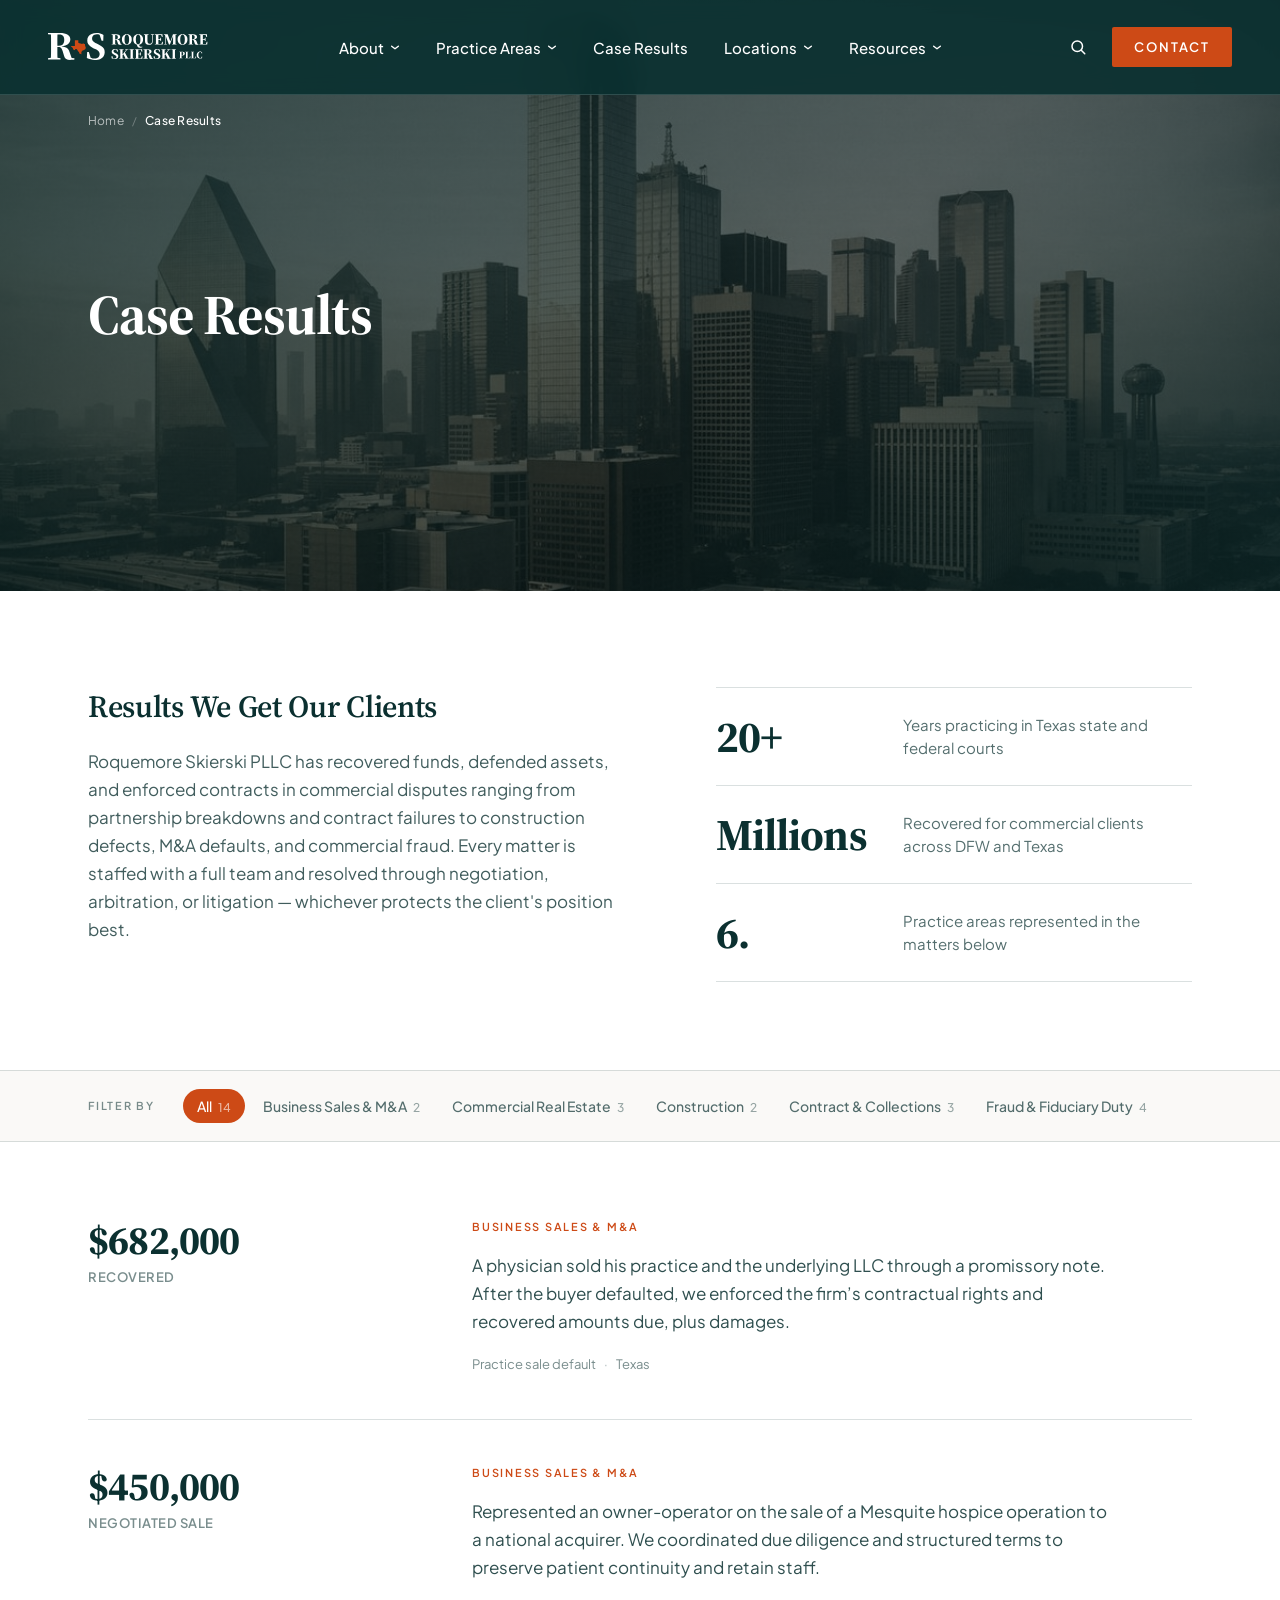
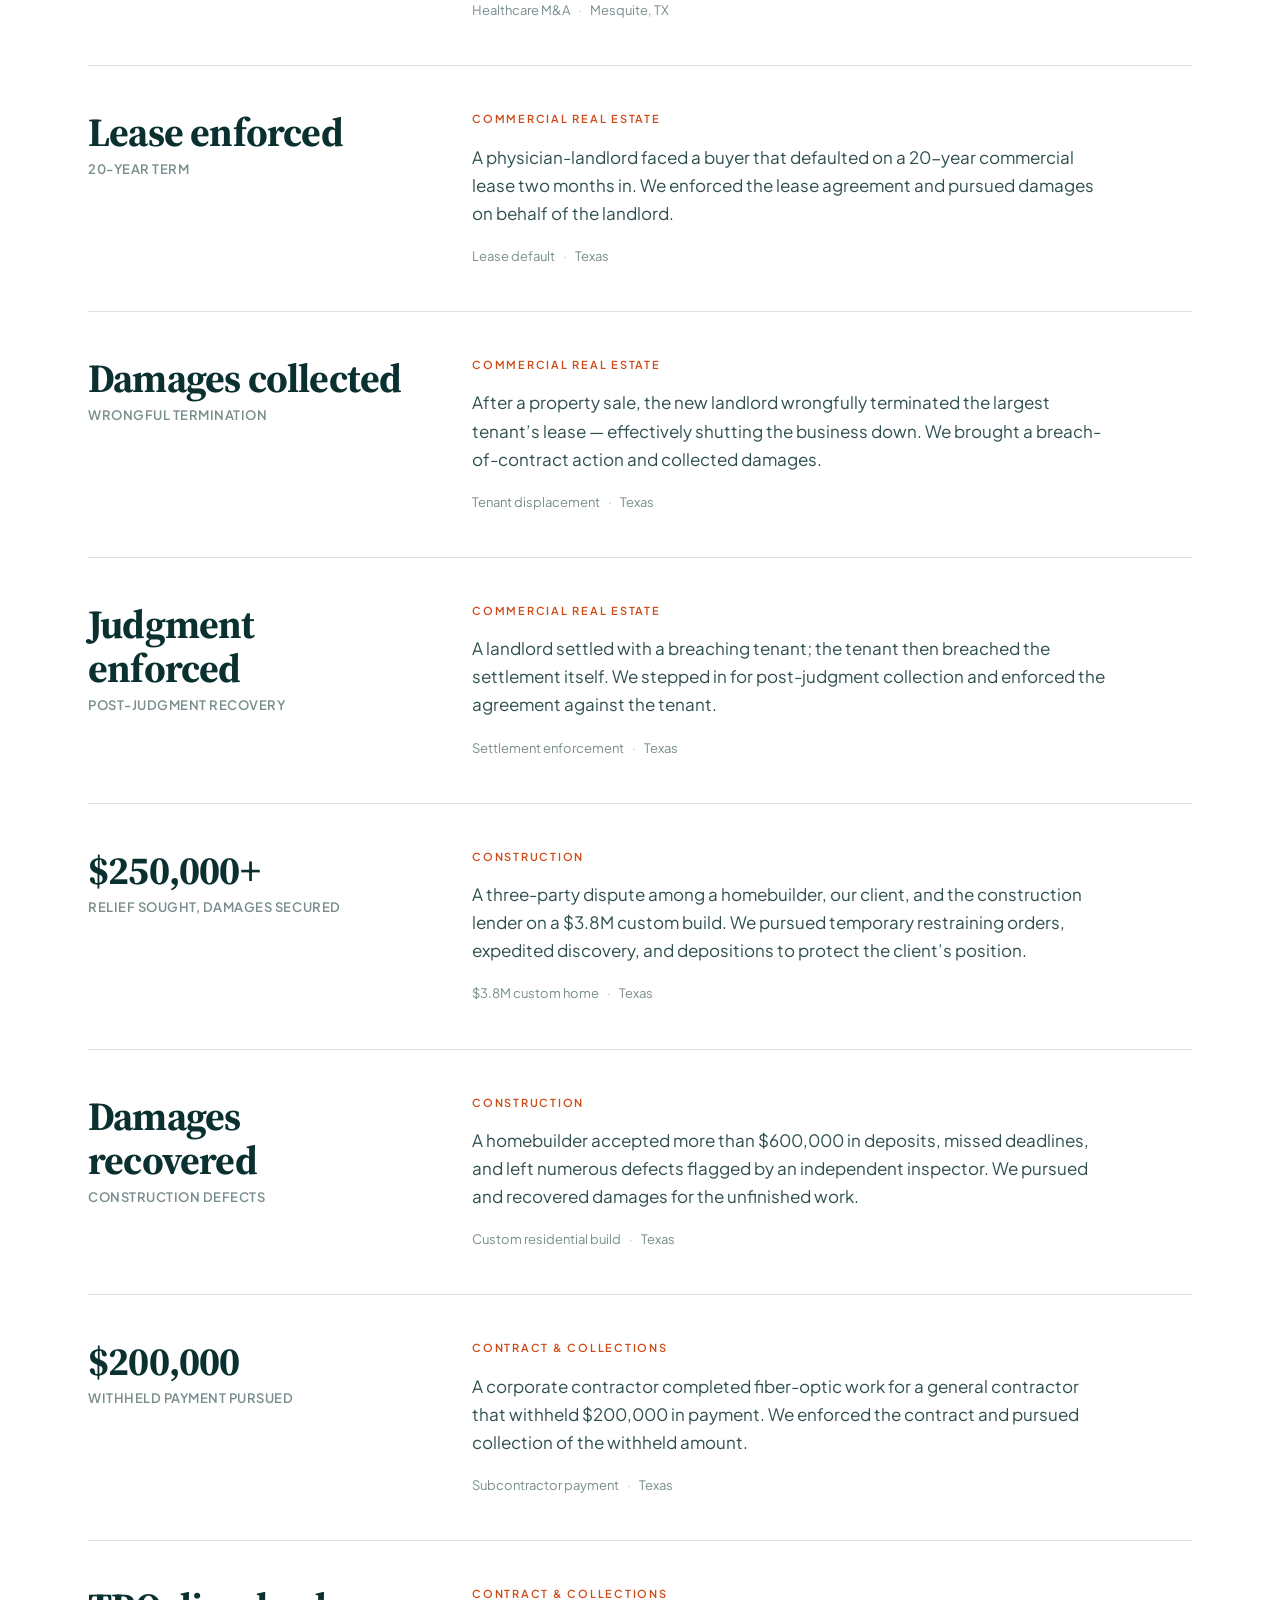
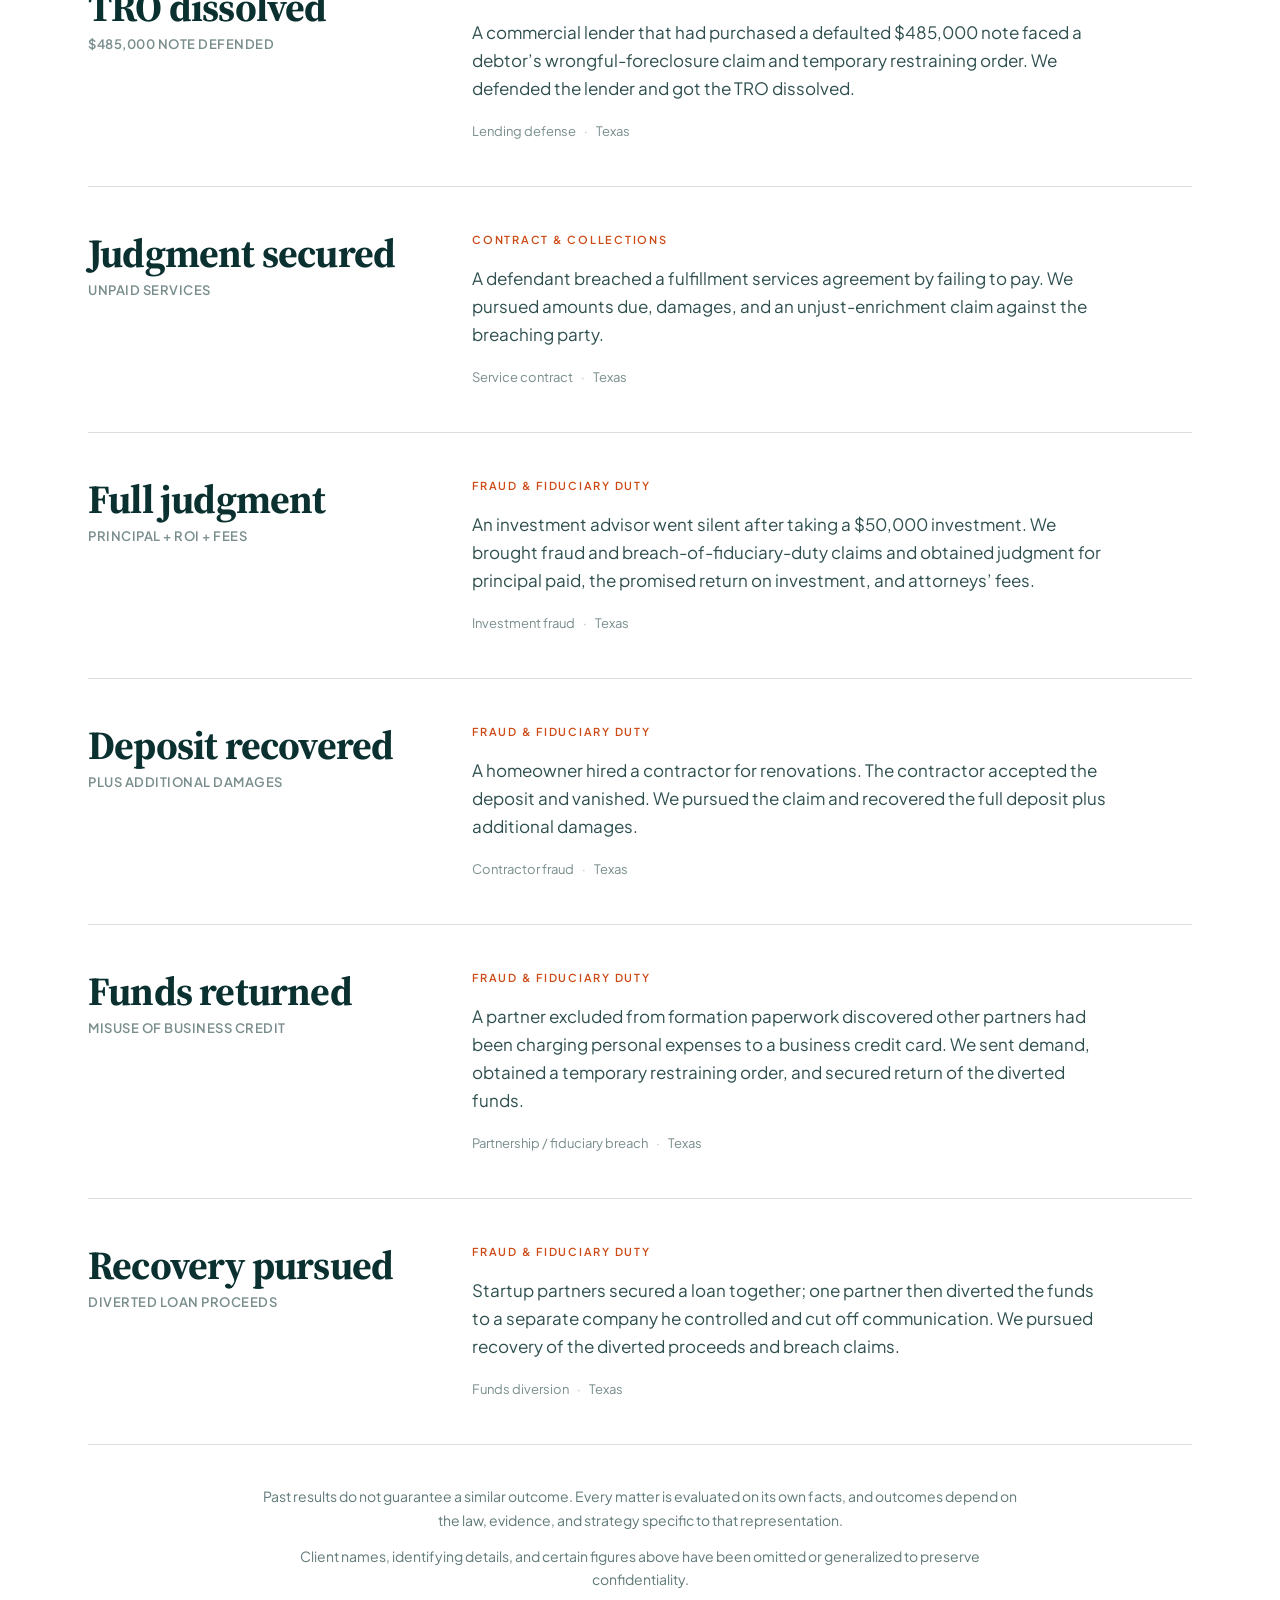
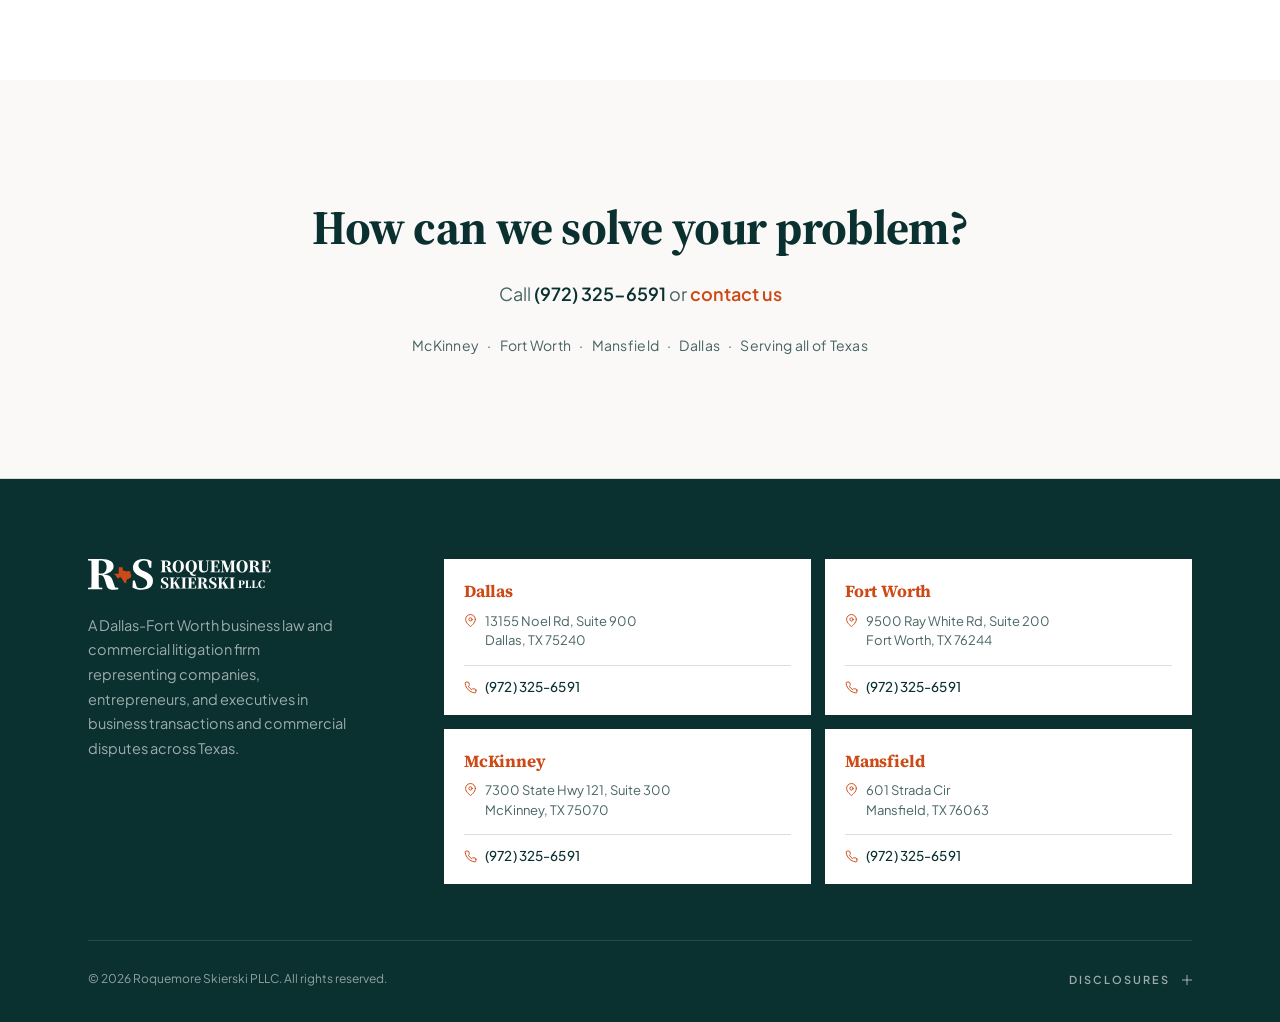
<file: static-pages/case-results.html>
<!DOCTYPE html>
<html lang="en">
<head>
  <meta charset="UTF-8">
  <meta name="viewport" content="width=device-width, initial-scale=1.0">
  <meta http-equiv="Cache-Control" content="no-cache, no-store, must-revalidate">
  <meta http-equiv="Pragma" content="no-cache">
  <meta http-equiv="Expires" content="0">
  <title>Case Results - Roquemore Skierski PLLC</title>
  <link rel="icon" type="image/svg+xml" href="images/favicon.svg">
  <link rel="preconnect" href="https://fonts.googleapis.com">
  <link rel="preconnect" href="https://fonts.gstatic.com" crossorigin>
  <link href="https://fonts.googleapis.com/css2?family=Plus+Jakarta+Sans:wght@400;500;600;700&family=Source+Serif+4:opsz,wght@8..60,400;8..60,600;8..60,700&display=swap" rel="stylesheet">
  <link rel="stylesheet" href="styles/common.css">
  <link rel="stylesheet" href="styles/nav.css">
  <link rel="stylesheet" href="styles/sections/about-hero.css">
  <link rel="stylesheet" href="styles/sections/breadcrumb.css">
  <link rel="stylesheet" href="styles/sections/case-results-page.css">
  <link rel="stylesheet" href="styles/footer.css">
</head>
<body>

  <a href="#main" class="skip-link">Skip to main content</a>

  <!-- Navigation -->
  <nav class="nav" id="nav">
    <a href="index.html" class="nav-logo">
      <img src="images/logo-white.svg" alt="Roquemore Skierski PLLC">
    </a>
    <ul class="nav-links">
      <li class="nav-dropdown-wrap">
        <a href="about.html" class="nav-link">
          About
          <svg class="nav-arrow" viewBox="0 0 12 8" fill="none" stroke="currentColor" stroke-width="1.75" stroke-linecap="round" stroke-linejoin="round"><path d="M2 2.5l4 3 4-3"/></svg>
        </a>
        <div class="mega-panel">
          <div class="mega-panel-inner">
            <div class="mega-panel-items">
              <a href="about.html" class="mega-panel-item">
                <h4>About the Firm</h4>
                <p>Our story, values, and the team approach to every engagement.</p>
              </a>
              <a href="about.html#team" class="mega-panel-item">
                <h4>Our Team</h4>
                <p>Founders, attorneys, and paralegals who staff every matter.</p>
              </a>
              <a href="#" class="mega-panel-item">
                <h4>News</h4>
                <p>Recent firm announcements, recognitions, and press coverage.</p>
              </a>
              <a href="careers.html" class="mega-panel-item">
                <h4>Careers</h4>
                <p>Opportunities for attorneys and staff to join the firm.</p>
              </a>
            </div>
            <div class="mega-panel-feature">
              <div class="mega-panel-feature-image"><img src="images/hero-city.jpg" alt="Dallas cityscape at dusk"></div>
              <p class="mega-panel-feature-caption">A Dallas-Fort Worth firm built on modern infrastructure and decades of courtroom experience.</p>
            </div>
          </div>
        </div>
      </li>
      <li class="nav-dropdown-wrap">
        <a href="practice-areas.html" class="nav-link">
          Practice Areas
          <svg class="nav-arrow" viewBox="0 0 12 8" fill="none" stroke="currentColor" stroke-width="1.75" stroke-linecap="round" stroke-linejoin="round"><path d="M2 2.5l4 3 4-3"/></svg>
        </a>
        <div class="mega-panel">
          <div class="mega-panel-inner">
            <div class="mega-panel-items cols-3">
              <a href="#" class="mega-panel-item">
                <h4>Litigation</h4>
                <p>Complex commercial disputes in state and federal courts across Texas.</p>
              </a>
              <a href="#" class="mega-panel-item">
                <h4>Business Law</h4>
                <p>Formation, governance, compliance, and corporate counsel.</p>
              </a>
              <a href="#" class="mega-panel-item">
                <h4>Real Estate</h4>
                <p>Commercial transactions, disputes, and development matters.</p>
              </a>
              <a href="#" class="mega-panel-item">
                <h4>Intellectual<br>Property</h4>
                <p>Protection, licensing, and enforcement of IP assets.</p>
              </a>
              <a href="#" class="mega-panel-item">
                <h4>Business<br>Transactions</h4>
                <p>M&amp;A, contracts, and deal structuring.</p>
              </a>
              <a href="#" class="mega-panel-item">
                <h4>Fraud &amp; Misrepresentation</h4>
                <p>Business fraud, deceptive trade practices, and recovery actions.</p>
              </a>
            </div>
            <div class="mega-panel-feature">
              <div class="mega-panel-feature-image"><img src="images/hero-city.jpg" alt="Dallas cityscape at dusk"></div>
              <p class="mega-panel-feature-caption">Strategic counsel for complex commercial matters, from initial demand through trial.</p>
            </div>
          </div>
        </div>
      </li>
      <li><a href="case-results.html" class="nav-link">Case Results</a></li>
      <li class="nav-dropdown-wrap">
        <a href="#" class="nav-link">
          Locations
          <svg class="nav-arrow" viewBox="0 0 12 8" fill="none" stroke="currentColor" stroke-width="1.75" stroke-linecap="round" stroke-linejoin="round"><path d="M2 2.5l4 3 4-3"/></svg>
        </a>
        <div class="mega-panel">
          <div class="mega-panel-inner">
            <div class="mega-panel-items">
              <a href="#" class="mega-panel-item">
                <h4>McKinney</h4>
                <p>Collin County matters and the broader North Dallas corridor.</p>
              </a>
              <a href="#" class="mega-panel-item">
                <h4>Fort Worth</h4>
                <p>Tarrant County state and federal courts, serving West DFW.</p>
              </a>
              <a href="#" class="mega-panel-item">
                <h4>Mansfield</h4>
                <p>Tarrant, Johnson, and Ellis County litigation and counsel.</p>
              </a>
              <a href="#" class="mega-panel-item">
                <h4>Dallas</h4>
                <p>Dallas County courts and the central business district.</p>
              </a>
            </div>
            <div class="mega-panel-feature">
              <div class="mega-panel-feature-image"><img src="images/hero-city.jpg" alt="Dallas cityscape at dusk"></div>
              <p class="mega-panel-feature-caption">Four offices across Dallas-Fort Worth. Decades of experience practicing in Texas courts.</p>
            </div>
          </div>
        </div>
      </li>
      <li class="nav-dropdown-wrap">
        <a href="#" class="nav-link">
          Resources
          <svg class="nav-arrow" viewBox="0 0 12 8" fill="none" stroke="currentColor" stroke-width="1.75" stroke-linecap="round" stroke-linejoin="round"><path d="M2 2.5l4 3 4-3"/></svg>
        </a>
        <div class="mega-panel">
          <div class="mega-panel-inner">
            <div class="mega-panel-items">
              <a href="blog.html" class="mega-panel-item">
                <h4>Blog</h4>
                <p>Writing on commercial litigation, business law, and developments in Texas courts.</p>
              </a>
              <a href="#" class="mega-panel-item">
                <h4>FAQ</h4>
                <p>Common questions on retaining counsel, fees, and the litigation process.</p>
              </a>
              <a href="#" class="mega-panel-item">
                <h4>Case Studies</h4>
                <p>Detailed write-ups of representative matters and how we resolved them.</p>
              </a>
            </div>
            <div class="mega-panel-feature">
              <div class="mega-panel-feature-image"><img src="images/hero-city.jpg" alt="Dallas cityscape at dusk"></div>
              <p class="mega-panel-feature-caption">Substantive material for clients evaluating outside counsel and for the broader legal community.</p>
            </div>
          </div>
        </div>
      </li>
    </ul>
    <div class="nav-right">
      <button class="nav-search-toggle" id="nav-search-toggle" aria-label="Open search" aria-expanded="false">
        <svg viewBox="0 0 24 24" fill="none" stroke="currentColor" stroke-width="2" stroke-linecap="round" stroke-linejoin="round"><circle cx="11" cy="11" r="7"/><path d="M21 21l-4.3-4.3"/></svg>
      </button>
      <a href="#contact" class="nav-contact-btn">Contact</a>
      <button class="nav-hamburger" id="nav-open" aria-label="Open menu">
        <svg viewBox="0 0 24 24" fill="none" stroke="currentColor" stroke-width="2"><line x1="3" y1="6" x2="21" y2="6"/><line x1="3" y1="12" x2="21" y2="12"/><line x1="3" y1="18" x2="21" y2="18"/></svg>
      </button>
    </div>
    <!-- Search panel -->
    <div class="nav-search-panel" id="nav-search-panel" aria-hidden="true">
      <div class="nav-search-inner">
        <span class="nav-search-icon" aria-hidden="true">
          <svg viewBox="0 0 24 24" fill="none" stroke="currentColor" stroke-width="2" stroke-linecap="round" stroke-linejoin="round"><circle cx="11" cy="11" r="7"/><path d="M21 21l-4.3-4.3"/></svg>
        </span>
        <input type="search" class="nav-search-input" id="nav-search-input" placeholder="Search the site &mdash; practice areas, attorneys, insights">
        <button class="nav-search-close" id="nav-search-close" aria-label="Close search">
          <svg viewBox="0 0 24 24" fill="none" stroke="currentColor" stroke-width="2" stroke-linecap="round"><line x1="6" y1="6" x2="18" y2="18"/><line x1="18" y1="6" x2="6" y2="18"/></svg>
        </button>
      </div>
    </div>
  </nav>

  <!-- Mobile nav overlay -->
  <div class="mobile-nav" id="mobile-nav">
    <button class="mobile-nav-close" id="nav-close" aria-label="Close menu">
      <svg viewBox="0 0 24 24" fill="none" stroke="currentColor" stroke-width="2"><line x1="4" y1="4" x2="20" y2="20"/><line x1="20" y1="4" x2="4" y2="20"/></svg>
    </button>
    <div class="mobile-nav-group">
      <button class="mobile-nav-toggle">About <span class="toggle-icon">+</span></button>
      <div class="mobile-nav-sub">
        <a href="about.html">About the Firm</a>
        <a href="about.html#team">Our Team</a>
        <a href="#">News</a>
        <a href="careers.html">Careers</a>
      </div>
    </div>
    <div class="mobile-nav-group">
      <button class="mobile-nav-toggle">Practice Areas <span class="toggle-icon">+</span></button>
      <div class="mobile-nav-sub">
        <a href="#">Litigation</a>
        <a href="#">Business Law</a>
        <a href="#">Real Estate</a>
        <a href="#">Intellectual Property</a>
        <a href="#">Business Transactions</a>
        <a href="#">Fraud &amp; Misrepresentation</a>
      </div>
    </div>
    <a href="case-results.html">Case Results</a>
    <a href="#">Locations</a>
    <div class="mobile-nav-group">
      <button class="mobile-nav-toggle">Resources <span class="toggle-icon">+</span></button>
      <div class="mobile-nav-sub">
        <a href="blog.html">Blog</a>
        <a href="#">FAQ</a>
        <a href="#">Case Studies</a>
      </div>
    </div>
    <a href="#contact" class="mobile-nav-contact">Contact</a>
  </div>

  <main id="main">

    <!-- Hero -->
    <section class="about-hero">
      <div class="about-hero-bg">
        <img src="images/hero-city.jpg" alt="Dallas cityscape at dusk">
      </div>
      <!-- Breadcrumb (top of hero band) -->
      <nav class="post-breadcrumb" aria-label="Breadcrumb">
        <div class="post-breadcrumb-inner">
          <a href="index.html">Home</a>
          <span class="post-breadcrumb-sep">/</span>
          <span class="post-breadcrumb-current" aria-current="page">Case Results</span>
        </div>
      </nav>
      <div class="about-hero-inner">
        <div class="about-hero-text">
          <h1>Case Results</h1>
        </div>
      </div>
    </section>

    <!-- Intro / By the numbers -->
    <section class="cr-intro reveal">
      <div class="container">
        <div class="cr-intro-inner">
          <div class="cr-intro-text">
            <p class="cr-intro-lede">Results We Get Our Clients</p>
            <p class="cr-intro-body">Roquemore Skierski PLLC has recovered funds, defended assets, and enforced contracts in commercial disputes ranging from partnership breakdowns and contract failures to construction defects, M&amp;A defaults, and commercial fraud. Every matter is staffed with a full team and resolved through negotiation, arbitration, or litigation &mdash; whichever protects the client's position best.</p>
          </div>
          <div class="cr-stats" aria-label="Firm at a glance">
            <div class="cr-stat">
              <div class="cr-stat-figure">20<span class="cr-stat-mark">+</span></div>
              <div class="cr-stat-label">Years practicing in Texas state and federal courts</div>
            </div>
            <div class="cr-stat">
              <div class="cr-stat-figure">Millions</div>
              <div class="cr-stat-label">Recovered for commercial clients across DFW and Texas</div>
            </div>
            <div class="cr-stat">
              <div class="cr-stat-figure">6<span class="cr-stat-mark">.</span></div>
              <div class="cr-stat-label">Practice areas represented in the matters below</div>
            </div>
          </div>
        </div>
      </div>
    </section>

    <!-- Filter strip -->
    <section class="cr-filters" aria-label="Filter case results">
      <div class="container">
        <div class="cr-filters-inner">
          <span class="cr-filters-label">Filter by</span>
          <ul class="cr-filters-list" role="tablist">
            <li><button type="button" class="cr-filter is-active" data-filter="all">All<span class="cr-filter-count">14</span></button></li>
            <li><button type="button" class="cr-filter" data-filter="ma">Business Sales &amp; M&amp;A<span class="cr-filter-count">2</span></button></li>
            <li><button type="button" class="cr-filter" data-filter="real-estate">Commercial Real Estate<span class="cr-filter-count">3</span></button></li>
            <li><button type="button" class="cr-filter" data-filter="construction">Construction<span class="cr-filter-count">2</span></button></li>
            <li><button type="button" class="cr-filter" data-filter="contract">Contract &amp; Collections<span class="cr-filter-count">3</span></button></li>
            <li><button type="button" class="cr-filter" data-filter="fraud">Fraud &amp; Fiduciary Duty<span class="cr-filter-count">4</span></button></li>
          </ul>
        </div>
      </div>
    </section>

    <!-- Results list -->
    <section class="cr-list">
      <div class="container">
        <div class="cr-rows" id="cr-rows">

          <article class="cr-row" data-area="ma">
            <div class="cr-row-outcome">
              <span class="cr-outcome-mark">$</span>682,000
              <span class="cr-row-outcome-sub">Recovered</span>
            </div>
            <div class="cr-row-body">
              <div class="cr-row-area">Business Sales &amp; M&amp;A</div>
              <p class="cr-row-desc">A physician sold his practice and the underlying LLC through a promissory note. After the buyer defaulted, we enforced the firm&rsquo;s contractual rights and recovered amounts due, plus damages.</p>
              <div class="cr-row-meta"><span>Practice sale default</span><span>Texas</span></div>
            </div>
          </article>

          <article class="cr-row" data-area="ma">
            <div class="cr-row-outcome">
              <span class="cr-outcome-mark">$</span>450,000
              <span class="cr-row-outcome-sub">Negotiated sale</span>
            </div>
            <div class="cr-row-body">
              <div class="cr-row-area">Business Sales &amp; M&amp;A</div>
              <p class="cr-row-desc">Represented an owner-operator on the sale of a Mesquite hospice operation to a national acquirer. We coordinated due diligence and structured terms to preserve patient continuity and retain staff.</p>
              <div class="cr-row-meta"><span>Healthcare M&amp;A</span><span>Mesquite, TX</span></div>
            </div>
          </article>

          <article class="cr-row" data-area="real-estate">
            <div class="cr-row-outcome">
              Lease enforced
              <span class="cr-row-outcome-sub">20-year term</span>
            </div>
            <div class="cr-row-body">
              <div class="cr-row-area">Commercial Real Estate</div>
              <p class="cr-row-desc">A physician-landlord faced a buyer that defaulted on a 20-year commercial lease two months in. We enforced the lease agreement and pursued damages on behalf of the landlord.</p>
              <div class="cr-row-meta"><span>Lease default</span><span>Texas</span></div>
            </div>
          </article>

          <article class="cr-row" data-area="real-estate">
            <div class="cr-row-outcome">
              Damages collected
              <span class="cr-row-outcome-sub">Wrongful termination</span>
            </div>
            <div class="cr-row-body">
              <div class="cr-row-area">Commercial Real Estate</div>
              <p class="cr-row-desc">After a property sale, the new landlord wrongfully terminated the largest tenant&rsquo;s lease &mdash; effectively shutting the business down. We brought a breach-of-contract action and collected damages.</p>
              <div class="cr-row-meta"><span>Tenant displacement</span><span>Texas</span></div>
            </div>
          </article>

          <article class="cr-row" data-area="real-estate">
            <div class="cr-row-outcome">
              Judgment enforced
              <span class="cr-row-outcome-sub">Post-judgment recovery</span>
            </div>
            <div class="cr-row-body">
              <div class="cr-row-area">Commercial Real Estate</div>
              <p class="cr-row-desc">A landlord settled with a breaching tenant; the tenant then breached the settlement itself. We stepped in for post-judgment collection and enforced the agreement against the tenant.</p>
              <div class="cr-row-meta"><span>Settlement enforcement</span><span>Texas</span></div>
            </div>
          </article>

          <article class="cr-row" data-area="construction">
            <div class="cr-row-outcome">
              <span class="cr-outcome-mark">$</span>250,000<span class="cr-outcome-mark">+</span>
              <span class="cr-row-outcome-sub">Relief sought, damages secured</span>
            </div>
            <div class="cr-row-body">
              <div class="cr-row-area">Construction</div>
              <p class="cr-row-desc">A three-party dispute among a homebuilder, our client, and the construction lender on a $3.8M custom build. We pursued temporary restraining orders, expedited discovery, and depositions to protect the client&rsquo;s position.</p>
              <div class="cr-row-meta"><span>$3.8M custom home</span><span>Texas</span></div>
            </div>
          </article>

          <article class="cr-row" data-area="construction">
            <div class="cr-row-outcome">
              Damages recovered
              <span class="cr-row-outcome-sub">Construction defects</span>
            </div>
            <div class="cr-row-body">
              <div class="cr-row-area">Construction</div>
              <p class="cr-row-desc">A homebuilder accepted more than $600,000 in deposits, missed deadlines, and left numerous defects flagged by an independent inspector. We pursued and recovered damages for the unfinished work.</p>
              <div class="cr-row-meta"><span>Custom residential build</span><span>Texas</span></div>
            </div>
          </article>

          <article class="cr-row" data-area="contract">
            <div class="cr-row-outcome">
              <span class="cr-outcome-mark">$</span>200,000
              <span class="cr-row-outcome-sub">Withheld payment pursued</span>
            </div>
            <div class="cr-row-body">
              <div class="cr-row-area">Contract &amp; Collections</div>
              <p class="cr-row-desc">A corporate contractor completed fiber-optic work for a general contractor that withheld $200,000 in payment. We enforced the contract and pursued collection of the withheld amount.</p>
              <div class="cr-row-meta"><span>Subcontractor payment</span><span>Texas</span></div>
            </div>
          </article>

          <article class="cr-row" data-area="contract">
            <div class="cr-row-outcome">
              TRO dissolved
              <span class="cr-row-outcome-sub">$485,000 note defended</span>
            </div>
            <div class="cr-row-body">
              <div class="cr-row-area">Contract &amp; Collections</div>
              <p class="cr-row-desc">A commercial lender that had purchased a defaulted $485,000 note faced a debtor&rsquo;s wrongful-foreclosure claim and temporary restraining order. We defended the lender and got the TRO dissolved.</p>
              <div class="cr-row-meta"><span>Lending defense</span><span>Texas</span></div>
            </div>
          </article>

          <article class="cr-row" data-area="contract">
            <div class="cr-row-outcome">
              Judgment secured
              <span class="cr-row-outcome-sub">Unpaid services</span>
            </div>
            <div class="cr-row-body">
              <div class="cr-row-area">Contract &amp; Collections</div>
              <p class="cr-row-desc">A defendant breached a fulfillment services agreement by failing to pay. We pursued amounts due, damages, and an unjust-enrichment claim against the breaching party.</p>
              <div class="cr-row-meta"><span>Service contract</span><span>Texas</span></div>
            </div>
          </article>

          <article class="cr-row" data-area="fraud">
            <div class="cr-row-outcome">
              Full judgment
              <span class="cr-row-outcome-sub">Principal + ROI + fees</span>
            </div>
            <div class="cr-row-body">
              <div class="cr-row-area">Fraud &amp; Fiduciary Duty</div>
              <p class="cr-row-desc">An investment advisor went silent after taking a $50,000 investment. We brought fraud and breach-of-fiduciary-duty claims and obtained judgment for principal paid, the promised return on investment, and attorneys&rsquo; fees.</p>
              <div class="cr-row-meta"><span>Investment fraud</span><span>Texas</span></div>
            </div>
          </article>

          <article class="cr-row" data-area="fraud">
            <div class="cr-row-outcome">
              Deposit recovered
              <span class="cr-row-outcome-sub">Plus additional damages</span>
            </div>
            <div class="cr-row-body">
              <div class="cr-row-area">Fraud &amp; Fiduciary Duty</div>
              <p class="cr-row-desc">A homeowner hired a contractor for renovations. The contractor accepted the deposit and vanished. We pursued the claim and recovered the full deposit plus additional damages.</p>
              <div class="cr-row-meta"><span>Contractor fraud</span><span>Texas</span></div>
            </div>
          </article>

          <article class="cr-row" data-area="fraud">
            <div class="cr-row-outcome">
              Funds returned
              <span class="cr-row-outcome-sub">Misuse of business credit</span>
            </div>
            <div class="cr-row-body">
              <div class="cr-row-area">Fraud &amp; Fiduciary Duty</div>
              <p class="cr-row-desc">A partner excluded from formation paperwork discovered other partners had been charging personal expenses to a business credit card. We sent demand, obtained a temporary restraining order, and secured return of the diverted funds.</p>
              <div class="cr-row-meta"><span>Partnership / fiduciary breach</span><span>Texas</span></div>
            </div>
          </article>

          <article class="cr-row" data-area="fraud">
            <div class="cr-row-outcome">
              Recovery pursued
              <span class="cr-row-outcome-sub">Diverted loan proceeds</span>
            </div>
            <div class="cr-row-body">
              <div class="cr-row-area">Fraud &amp; Fiduciary Duty</div>
              <p class="cr-row-desc">Startup partners secured a loan together; one partner then diverted the funds to a separate company he controlled and cut off communication. We pursued recovery of the diverted proceeds and breach claims.</p>
              <div class="cr-row-meta"><span>Funds diversion</span><span>Texas</span></div>
            </div>
          </article>

        </div>
        <div class="cr-empty" id="cr-empty">No matters in this category yet.</div>

        <!-- Disclaimer (sits below the last entry) -->
        <div class="cr-disclaimer">
          <div class="cr-disclaimer-inner">
            <p>Past results do not guarantee a similar outcome. Every matter is evaluated on its own facts, and outcomes depend on the law, evidence, and strategy specific to that representation.</p>
            <p>Client names, identifying details, and certain figures above have been omitted or generalized to preserve confidentiality.</p>
          </div>
        </div>
      </div>
    </section>

    <!-- Footer CTA -->
    <section class="footer-cta reveal" id="contact">
      <h2>How can we solve your problem?</h2>
      <p class="footer-cta-contact">
        Call <a href="tel:9723256591" class="phone">(972) 325-6591</a> or
        <a href="#" class="cta-link">contact us</a>
      </p>
      <p class="footer-cta-locations">
        McKinney<span>&middot;</span>Fort Worth<span>&middot;</span>Mansfield<span>&middot;</span>Dallas<span>&middot;</span>Serving all of Texas
      </p>
    </section>

  </main>

  <!-- Footer -->
  <footer class="site-footer">
    <div class="container">
      <div class="footer-main">
        <div class="footer-brand">
          <img src="images/logo-white.svg" alt="Roquemore Skierski PLLC">
          <p>A Dallas-Fort Worth business law and commercial litigation firm representing companies, entrepreneurs, and executives in business transactions and commercial disputes across Texas.</p>
        </div>
        <div class="footer-cols">
          <div class="footer-col">
            <div class="footer-locations-grid">
              <div class="footer-location-card">
                <div class="footer-location-name">Dallas</div>
                <a class="footer-location-address" href="https://maps.google.com/?q=13155+Noel+Rd+Suite+900+Dallas+TX+75240" target="_blank" rel="noopener"><svg viewBox="0 0 24 24" fill="none" stroke="currentColor" stroke-width="1.8" stroke-linecap="round" stroke-linejoin="round" aria-hidden="true"><path d="M21 10c0 7-9 13-9 13s-9-6-9-13a9 9 0 0 1 18 0z"/><circle cx="12" cy="10" r="3"/></svg><span>13155 Noel Rd, Suite 900<br>Dallas, TX 75240</span></a>
                <div class="footer-location-foot">

                  <a href="tel:9723256591" class="footer-location-phone"><svg viewBox="0 0 24 24" fill="none" stroke="currentColor" stroke-width="1.8" stroke-linecap="round" stroke-linejoin="round" aria-hidden="true"><path d="M22 16.92v3a2 2 0 0 1-2.18 2 19.8 19.8 0 0 1-8.63-3.07 19.5 19.5 0 0 1-6-6A19.8 19.8 0 0 1 2.12 4.18 2 2 0 0 1 4.11 2h3a2 2 0 0 1 2 1.72c.13.96.37 1.9.72 2.8a2 2 0 0 1-.45 2.11L8.09 9.91a16 16 0 0 0 6 6l1.28-1.29a2 2 0 0 1 2.11-.45c.9.35 1.84.59 2.8.72a2 2 0 0 1 1.72 2.03z"/></svg><span>(972) 325-6591</span></a>
                </div>
              </div>
              <div class="footer-location-card">
                <div class="footer-location-name">Fort Worth</div>
                <a class="footer-location-address" href="https://maps.google.com/?q=9500+Ray+White+Rd+Suite+200+Fort+Worth+TX+76244" target="_blank" rel="noopener"><svg viewBox="0 0 24 24" fill="none" stroke="currentColor" stroke-width="1.8" stroke-linecap="round" stroke-linejoin="round" aria-hidden="true"><path d="M21 10c0 7-9 13-9 13s-9-6-9-13a9 9 0 0 1 18 0z"/><circle cx="12" cy="10" r="3"/></svg><span>9500 Ray White Rd, Suite 200<br>Fort Worth, TX 76244</span></a>
                <div class="footer-location-foot">

                  <a href="tel:9723256591" class="footer-location-phone"><svg viewBox="0 0 24 24" fill="none" stroke="currentColor" stroke-width="1.8" stroke-linecap="round" stroke-linejoin="round" aria-hidden="true"><path d="M22 16.92v3a2 2 0 0 1-2.18 2 19.8 19.8 0 0 1-8.63-3.07 19.5 19.5 0 0 1-6-6A19.8 19.8 0 0 1 2.12 4.18 2 2 0 0 1 4.11 2h3a2 2 0 0 1 2 1.72c.13.96.37 1.9.72 2.8a2 2 0 0 1-.45 2.11L8.09 9.91a16 16 0 0 0 6 6l1.28-1.29a2 2 0 0 1 2.11-.45c.9.35 1.84.59 2.8.72a2 2 0 0 1 1.72 2.03z"/></svg><span>(972) 325-6591</span></a>
                </div>
              </div>
              <div class="footer-location-card">
                <div class="footer-location-name">McKinney</div>
                <a class="footer-location-address" href="https://maps.google.com/?q=7300+State+Hwy+121+Suite+300+McKinney+TX+75070" target="_blank" rel="noopener"><svg viewBox="0 0 24 24" fill="none" stroke="currentColor" stroke-width="1.8" stroke-linecap="round" stroke-linejoin="round" aria-hidden="true"><path d="M21 10c0 7-9 13-9 13s-9-6-9-13a9 9 0 0 1 18 0z"/><circle cx="12" cy="10" r="3"/></svg><span>7300 State Hwy 121, Suite 300<br>McKinney, TX 75070</span></a>
                <div class="footer-location-foot">

                  <a href="tel:9723256591" class="footer-location-phone"><svg viewBox="0 0 24 24" fill="none" stroke="currentColor" stroke-width="1.8" stroke-linecap="round" stroke-linejoin="round" aria-hidden="true"><path d="M22 16.92v3a2 2 0 0 1-2.18 2 19.8 19.8 0 0 1-8.63-3.07 19.5 19.5 0 0 1-6-6A19.8 19.8 0 0 1 2.12 4.18 2 2 0 0 1 4.11 2h3a2 2 0 0 1 2 1.72c.13.96.37 1.9.72 2.8a2 2 0 0 1-.45 2.11L8.09 9.91a16 16 0 0 0 6 6l1.28-1.29a2 2 0 0 1 2.11-.45c.9.35 1.84.59 2.8.72a2 2 0 0 1 1.72 2.03z"/></svg><span>(972) 325-6591</span></a>
                </div>
              </div>
              <div class="footer-location-card">
                <div class="footer-location-name">Mansfield</div>
                <a class="footer-location-address" href="https://maps.google.com/?q=601+Strada+Cir+Mansfield+TX+76063" target="_blank" rel="noopener"><svg viewBox="0 0 24 24" fill="none" stroke="currentColor" stroke-width="1.8" stroke-linecap="round" stroke-linejoin="round" aria-hidden="true"><path d="M21 10c0 7-9 13-9 13s-9-6-9-13a9 9 0 0 1 18 0z"/><circle cx="12" cy="10" r="3"/></svg><span>601 Strada Cir<br>Mansfield, TX 76063</span></a>
                <div class="footer-location-foot">

                  <a href="tel:9723256591" class="footer-location-phone"><svg viewBox="0 0 24 24" fill="none" stroke="currentColor" stroke-width="1.8" stroke-linecap="round" stroke-linejoin="round" aria-hidden="true"><path d="M22 16.92v3a2 2 0 0 1-2.18 2 19.8 19.8 0 0 1-8.63-3.07 19.5 19.5 0 0 1-6-6A19.8 19.8 0 0 1 2.12 4.18 2 2 0 0 1 4.11 2h3a2 2 0 0 1 2 1.72c.13.96.37 1.9.72 2.8a2 2 0 0 1-.45 2.11L8.09 9.91a16 16 0 0 0 6 6l1.28-1.29a2 2 0 0 1 2.11-.45c.9.35 1.84.59 2.8.72a2 2 0 0 1 1.72 2.03z"/></svg><span>(972) 325-6591</span></a>
                </div>
              </div>
            </div>
          </div>
        </div>
      </div>
      <div class="footer-bottom">
        <span class="footer-copyright">&copy; 2026 Roquemore Skierski PLLC. All rights reserved.</span>
        <button class="footer-policies-toggle" type="button" aria-expanded="false" aria-controls="footer-policies">
          <span class="footer-policies-toggle-label">Disclosures</span>
          <span class="footer-policies-toggle-mark" aria-hidden="true">
            <span class="footer-policies-toggle-bar"></span>
            <span class="footer-policies-toggle-bar"></span>
          </span>
        </button>
      </div>
      <div class="footer-policies" data-footer-policies>
        <div class="footer-policies-inner">
          <ul class="footer-policies-list">
            <li><a href="https://www.roqski.com/accessibility-statement">Accessibility Statement</a></li>
            <li><a href="https://www.roqski.com/communications-policy">Communications Policy</a></li>
            <li><a href="https://www.roqski.com/messaging-policy">Text Messaging Policy</a></li>
            <li><a href="https://www.roqski.com/ai-use-disclosure">AI Use Disclosure</a></li>
            <li><a href="https://www.roqski.com/privacy-policy">Privacy Policy</a></li>
            <li><a href="https://www.roqski.com/disclaimer">Disclaimer</a></li>
          </ul>
        </div>
      </div>
    </div>
  </footer>

  <script src="scripts/site.js"></script>
</body>
</html>
</file>
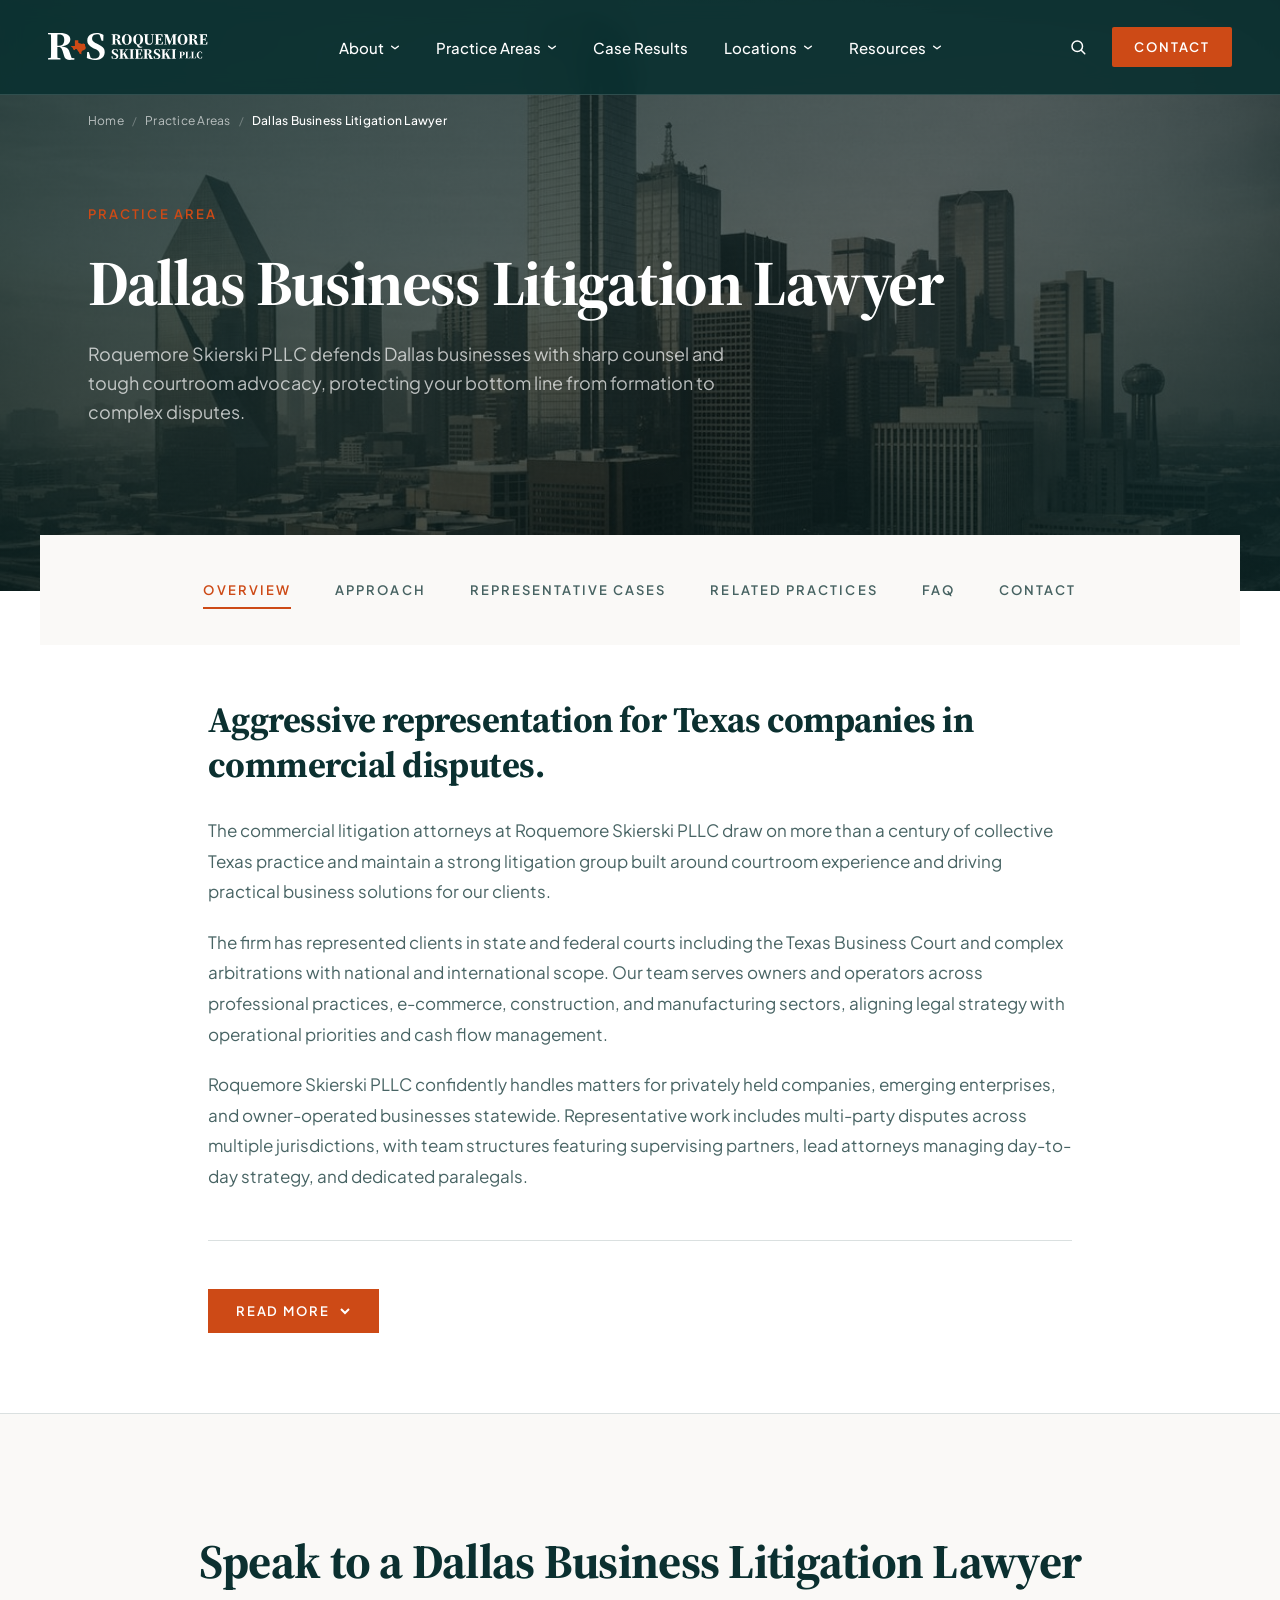
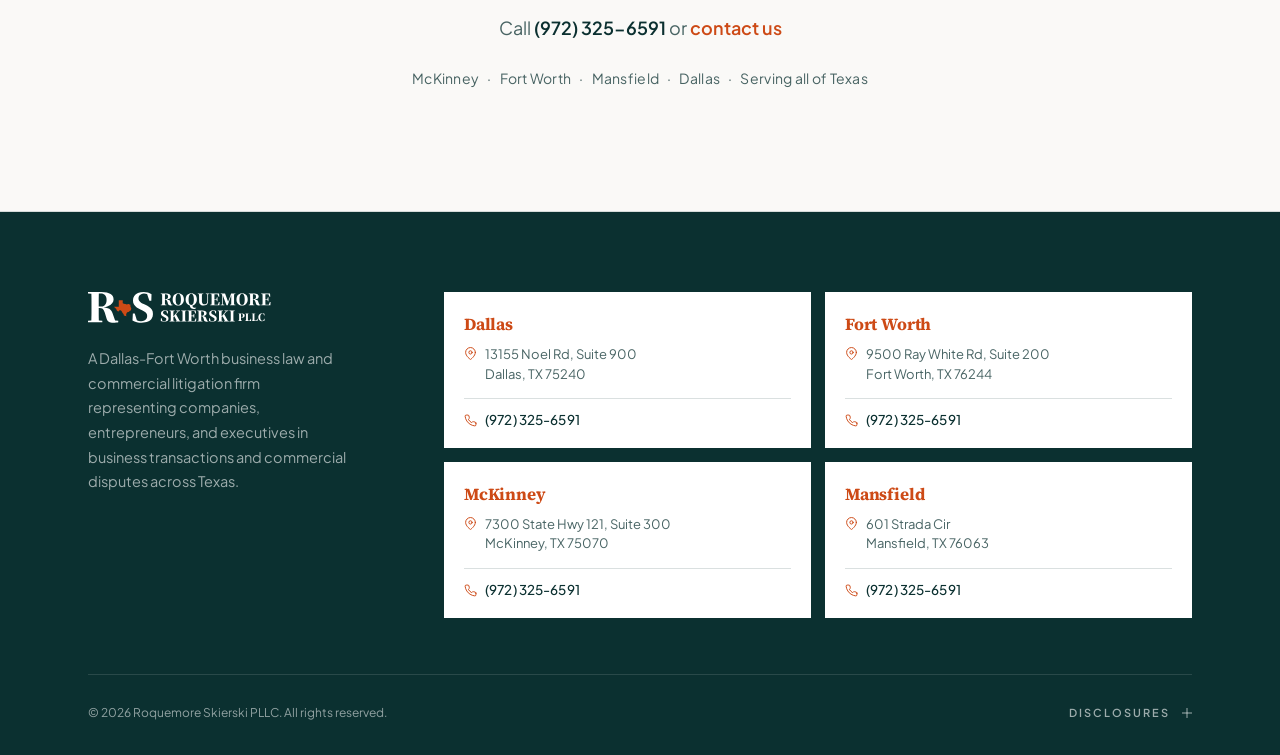
<file: static-pages/practice-area.html>
<!DOCTYPE html>
<html lang="en">
<head>
  <meta charset="UTF-8">
  <meta name="viewport" content="width=device-width, initial-scale=1.0">
  <meta http-equiv="Cache-Control" content="no-cache, no-store, must-revalidate">
  <meta http-equiv="Pragma" content="no-cache">
  <meta http-equiv="Expires" content="0">
  <title>Dallas Business Litigation Lawyer - Roquemore Skierski PLLC</title>
  <link rel="icon" type="image/svg+xml" href="images/favicon.svg">
  <link rel="preconnect" href="https://fonts.googleapis.com">
  <link rel="preconnect" href="https://fonts.gstatic.com" crossorigin>
  <link href="https://fonts.googleapis.com/css2?family=Plus+Jakarta+Sans:wght@400;500;600;700&family=Source+Serif+4:opsz,wght@8..60,400;8..60,600;8..60,700&display=swap" rel="stylesheet">
  <link rel="stylesheet" href="styles/common.css">
  <link rel="stylesheet" href="styles/nav.css">
  <link rel="stylesheet" href="styles/sections/about-hero.css">
  <link rel="stylesheet" href="styles/sections/breadcrumb.css">
  <link rel="stylesheet" href="styles/sections/about-tabs.css">
  <link rel="stylesheet" href="styles/sections/practice-area-page.css">
  <link rel="stylesheet" href="styles/sections/practice-areas.css">
  <link rel="stylesheet" href="styles/sections/attorney-bio.css">
  <link rel="stylesheet" href="styles/sections/process.css">
  <link rel="stylesheet" href="styles/footer.css">
</head>
<body class="pa-page">

  <a href="#main" class="skip-link">Skip to main content</a>

  <!-- Navigation -->
  <nav class="nav" id="nav">
    <a href="index.html" class="nav-logo">
      <img src="images/logo-white.svg" alt="Roquemore Skierski PLLC">
    </a>
    <ul class="nav-links">
      <li class="nav-dropdown-wrap">
        <a href="about.html" class="nav-link">
          About
          <svg class="nav-arrow" viewBox="0 0 12 8" fill="none" stroke="currentColor" stroke-width="1.75" stroke-linecap="round" stroke-linejoin="round"><path d="M2 2.5l4 3 4-3"/></svg>
        </a>
        <div class="mega-panel">
          <div class="mega-panel-inner">
            <div class="mega-panel-items">
              <a href="about.html" class="mega-panel-item">
                <h4>About the Firm</h4>
                <p>Our story, values, and the team approach to every engagement.</p>
              </a>
              <a href="about.html#team" class="mega-panel-item">
                <h4>Our Team</h4>
                <p>Founders, attorneys, and paralegals who staff every matter.</p>
              </a>
              <a href="#" class="mega-panel-item">
                <h4>News</h4>
                <p>Recent firm announcements, recognitions, and press coverage.</p>
              </a>
              <a href="careers.html" class="mega-panel-item">
                <h4>Careers</h4>
                <p>Opportunities for attorneys and staff to join the firm.</p>
              </a>
            </div>
            <div class="mega-panel-feature">
              <div class="mega-panel-feature-image"><img src="images/hero-city.jpg" alt="Dallas cityscape at dusk"></div>
              <p class="mega-panel-feature-caption">A Dallas-Fort Worth firm built on modern infrastructure and decades of courtroom experience.</p>
            </div>
          </div>
        </div>
      </li>
      <li class="nav-dropdown-wrap">
        <a href="practice-areas.html" class="nav-link">
          Practice Areas
          <svg class="nav-arrow" viewBox="0 0 12 8" fill="none" stroke="currentColor" stroke-width="1.75" stroke-linecap="round" stroke-linejoin="round"><path d="M2 2.5l4 3 4-3"/></svg>
        </a>
        <div class="mega-panel">
          <div class="mega-panel-inner">
            <div class="mega-panel-items cols-3">
              <a href="#" class="mega-panel-item">
                <h4>Litigation</h4>
                <p>Complex commercial disputes in state and federal courts across Texas.</p>
              </a>
              <a href="#" class="mega-panel-item">
                <h4>Business Law</h4>
                <p>Formation, governance, compliance, and corporate counsel.</p>
              </a>
              <a href="#" class="mega-panel-item">
                <h4>Real Estate</h4>
                <p>Commercial transactions, disputes, and development matters.</p>
              </a>
              <a href="#" class="mega-panel-item">
                <h4>Intellectual<br>Property</h4>
                <p>Protection, licensing, and enforcement of IP assets.</p>
              </a>
              <a href="#" class="mega-panel-item">
                <h4>Business<br>Transactions</h4>
                <p>M&amp;A, contracts, and deal structuring.</p>
              </a>
              <a href="#" class="mega-panel-item">
                <h4>Fraud &amp; Misrepresentation</h4>
                <p>Business fraud, deceptive trade practices, and recovery actions.</p>
              </a>
            </div>
            <div class="mega-panel-feature">
              <div class="mega-panel-feature-image"><img src="images/hero-city.jpg" alt="Dallas cityscape at dusk"></div>
              <p class="mega-panel-feature-caption">Strategic counsel for complex commercial matters, from initial demand through trial.</p>
            </div>
          </div>
        </div>
      </li>
      <li><a href="case-results.html" class="nav-link">Case Results</a></li>
      <li class="nav-dropdown-wrap">
        <a href="#" class="nav-link">
          Locations
          <svg class="nav-arrow" viewBox="0 0 12 8" fill="none" stroke="currentColor" stroke-width="1.75" stroke-linecap="round" stroke-linejoin="round"><path d="M2 2.5l4 3 4-3"/></svg>
        </a>
        <div class="mega-panel">
          <div class="mega-panel-inner">
            <div class="mega-panel-items">
              <a href="#" class="mega-panel-item">
                <h4>McKinney</h4>
                <p>Collin County matters and the broader North Dallas corridor.</p>
              </a>
              <a href="#" class="mega-panel-item">
                <h4>Fort Worth</h4>
                <p>Tarrant County state and federal courts, serving West DFW.</p>
              </a>
              <a href="#" class="mega-panel-item">
                <h4>Mansfield</h4>
                <p>Tarrant, Johnson, and Ellis County litigation and counsel.</p>
              </a>
              <a href="#" class="mega-panel-item">
                <h4>Dallas</h4>
                <p>Dallas County courts and the central business district.</p>
              </a>
            </div>
            <div class="mega-panel-feature">
              <div class="mega-panel-feature-image"><img src="images/hero-city.jpg" alt="Dallas cityscape at dusk"></div>
              <p class="mega-panel-feature-caption">Four offices across Dallas-Fort Worth. Decades of experience practicing in Texas courts.</p>
            </div>
          </div>
        </div>
      </li>
      <li class="nav-dropdown-wrap">
        <a href="#" class="nav-link">
          Resources
          <svg class="nav-arrow" viewBox="0 0 12 8" fill="none" stroke="currentColor" stroke-width="1.75" stroke-linecap="round" stroke-linejoin="round"><path d="M2 2.5l4 3 4-3"/></svg>
        </a>
        <div class="mega-panel">
          <div class="mega-panel-inner">
            <div class="mega-panel-items">
              <a href="blog.html" class="mega-panel-item">
                <h4>Blog</h4>
                <p>Writing on commercial litigation, business law, and developments in Texas courts.</p>
              </a>
              <a href="#" class="mega-panel-item">
                <h4>FAQ</h4>
                <p>Common questions on retaining counsel, fees, and the litigation process.</p>
              </a>
              <a href="#" class="mega-panel-item">
                <h4>Case Studies</h4>
                <p>Detailed write-ups of representative matters and how we resolved them.</p>
              </a>
            </div>
            <div class="mega-panel-feature">
              <div class="mega-panel-feature-image"><img src="images/hero-city.jpg" alt="Dallas cityscape at dusk"></div>
              <p class="mega-panel-feature-caption">Substantive material for clients evaluating outside counsel and for the broader legal community.</p>
            </div>
          </div>
        </div>
      </li>
    </ul>
    <div class="nav-right">
      <button class="nav-search-toggle" id="nav-search-toggle" aria-label="Open search" aria-expanded="false">
        <svg viewBox="0 0 24 24" fill="none" stroke="currentColor" stroke-width="2" stroke-linecap="round" stroke-linejoin="round"><circle cx="11" cy="11" r="7"/><path d="M21 21l-4.3-4.3"/></svg>
      </button>
      <a href="#contact" class="nav-contact-btn">Contact</a>
      <button class="nav-hamburger" id="nav-open" aria-label="Open menu">
        <svg viewBox="0 0 24 24" fill="none" stroke="currentColor" stroke-width="2"><line x1="3" y1="6" x2="21" y2="6"/><line x1="3" y1="12" x2="21" y2="12"/><line x1="3" y1="18" x2="21" y2="18"/></svg>
      </button>
    </div>
    <!-- Search panel -->
    <div class="nav-search-panel" id="nav-search-panel" aria-hidden="true">
      <div class="nav-search-inner">
        <span class="nav-search-icon" aria-hidden="true">
          <svg viewBox="0 0 24 24" fill="none" stroke="currentColor" stroke-width="2" stroke-linecap="round" stroke-linejoin="round"><circle cx="11" cy="11" r="7"/><path d="M21 21l-4.3-4.3"/></svg>
        </span>
        <input type="search" class="nav-search-input" id="nav-search-input" placeholder="Search the site &mdash; practice areas, attorneys, insights">
        <button class="nav-search-close" id="nav-search-close" aria-label="Close search">
          <svg viewBox="0 0 24 24" fill="none" stroke="currentColor" stroke-width="2" stroke-linecap="round"><line x1="6" y1="6" x2="18" y2="18"/><line x1="18" y1="6" x2="6" y2="18"/></svg>
        </button>
      </div>
    </div>
  </nav>

  <!-- Mobile nav overlay -->
  <div class="mobile-nav" id="mobile-nav">
    <button class="mobile-nav-close" id="nav-close" aria-label="Close menu">
      <svg viewBox="0 0 24 24" fill="none" stroke="currentColor" stroke-width="2"><line x1="4" y1="4" x2="20" y2="20"/><line x1="20" y1="4" x2="4" y2="20"/></svg>
    </button>
    <div class="mobile-nav-group">
      <button class="mobile-nav-toggle">About <span class="toggle-icon">+</span></button>
      <div class="mobile-nav-sub">
        <a href="about.html">About the Firm</a>
        <a href="about.html#team">Our Team</a>
        <a href="#">News</a>
        <a href="#">Careers</a>
      </div>
    </div>
    <div class="mobile-nav-group">
      <button class="mobile-nav-toggle">Practice Areas <span class="toggle-icon">+</span></button>
      <div class="mobile-nav-sub">
        <a href="#">Litigation</a>
        <a href="#">Business Law</a>
        <a href="#">Real Estate</a>
        <a href="#">Intellectual Property</a>
        <a href="#">Business Transactions</a>
        <a href="#">Fraud &amp; Misrepresentation</a>
      </div>
    </div>
    <a href="case-results.html">Case Results</a>
    <a href="#">Locations</a>
    <div class="mobile-nav-group">
      <button class="mobile-nav-toggle">Resources <span class="toggle-icon">+</span></button>
      <div class="mobile-nav-sub">
        <a href="blog.html">Blog</a>
        <a href="#">FAQ</a>
        <a href="#">Case Studies</a>
      </div>
    </div>
    <a href="#contact" class="mobile-nav-contact">Contact</a>
  </div>

  <main id="main">

  <!-- Hero (standard about-page height, not tall) -->
  <section class="about-hero about-hero--tall" id="pa-hero">
    <div class="about-hero-bg">
      <img src="images/hero-city.jpg" alt="Dallas cityscape at dusk">
    </div>
    <!-- Breadcrumb (top of hero band) -->
    <nav class="post-breadcrumb" aria-label="Breadcrumb">
      <div class="post-breadcrumb-inner">
        <a href="index.html">Home</a>
        <span class="post-breadcrumb-sep">/</span>
        <a href="#">Practice Areas</a>
        <span class="post-breadcrumb-sep">/</span>
        <span class="post-breadcrumb-current" aria-current="page">Dallas Business Litigation Lawyer</span>
      </div>
    </nav>
    <div class="about-hero-inner">
      <div class="about-hero-text">
        <div class="about-hero-eyebrow">Practice Area</div>
        <h1>Dallas Business Litigation Lawyer</h1>
        <p class="about-hero-desc">Roquemore Skierski PLLC defends Dallas businesses with sharp counsel and tough courtroom advocacy, protecting your bottom line from formation to complex disputes.</p>
      </div>
    </div>
  </section>

  <!-- Tabbed sub-navigation -->
  <nav class="about-tabs" id="about-tabs" aria-label="Practice area sections">
    <div class="about-tabs-inner">
      <div class="about-tabs-list">
        <button class="about-tab is-active" data-tab="overview" type="button">Overview</button>
        <button class="about-tab" data-tab="approach" type="button">Approach</button>
        <button class="about-tab" data-tab="case-results" type="button">Representative Cases</button>
        <button class="about-tab" data-tab="related-practices" type="button">Related Practices</button>
        <button class="about-tab" data-tab="faq" type="button">FAQ</button>
        <button class="about-tab about-tab--modal" data-modal-open="contact-modal" type="button">Contact</button>
      </div>
    </div>
  </nav>

  <!-- Tab panels -->
  <div class="about-tab-panels">

    <!-- OVERVIEW -->
    <section class="about-tab-panel is-active" data-panel="overview">
      <div class="pa-overview">
        <div class="pa-overview-inner">
          <h2 class="reveal">Aggressive representation for Texas companies in commercial disputes.</h2>
          <p class="pa-overview-lead reveal" data-delay="1">The commercial litigation attorneys at Roquemore Skierski PLLC draw on more than a century of collective Texas practice and maintain a strong litigation group built around courtroom experience and driving practical business solutions for our clients.</p>
          <p class="reveal" data-delay="2">The firm has represented clients in state and federal courts including the Texas Business Court and complex arbitrations with national and international scope. Our team serves owners and operators across professional practices, e-commerce, construction, and manufacturing sectors, aligning legal strategy with operational priorities and cash flow management.</p>
          <p class="reveal" data-delay="2">Roquemore Skierski PLLC confidently handles matters for privately held companies, emerging enterprises, and owner-operated businesses statewide. Representative work includes multi-party disputes across multiple jurisdictions, with team structures featuring supervising partners, lead attorneys managing day-to-day strategy, and dedicated paralegals.</p>

          <div class="pa-readmore" id="pa-overview-more">
            <div class="pa-readmore-content" id="pa-overview-more-content">
              <div class="pa-readmore-inner">
                <div class="pa-readmore-block">
                  <h3>When should you hire a business litigation lawyer?</h3>
                  <p>You should hire a business litigation lawyer when a dispute starts to put your money, control, or reputation at risk. Triggering events include receiving demand letters, lawsuits, or arbitration notices; being locked from business accounts by partners; witnessing misused funds or customer solicitation; or facing missed payments affecting operations.</p>
                  <p>Early intervention protects leverage, controls costs, and provides clear options before escalation. Court orders may be necessary to prevent ongoing harm, key records may require preservation, and contract clauses regarding arbitration, venue, or attorney fees could impact strategy.</p>
                </div>
                <div class="pa-readmore-block">
                  <h3>Representative Work</h3>
                  <ul class="pa-services-list">
                    <li>Breach of Contract Disputes</li>
                    <li>Breaches of Fiduciary Duty</li>
                    <li>Fraud Litigation</li>
                    <li>Partnership Disputes</li>
                    <li>Shareholder Disputes</li>
                    <li>Tortious Interference</li>
                    <li>Unfair Competition</li>
                    <li>Injunctions &amp; TROs</li>
                    <li>Commercial Real Estate Disputes</li>
                    <li>Construction &amp; Construction Defect Litigation</li>
                    <li>Contract Review &amp; Drafting</li>
                    <li>Business Formation &amp; Dissolution</li>
                  </ul>
                </div>
                <div class="pa-readmore-block">
                  <h3>Practical, business-driven strategy</h3>
                  <p>Roquemore Skierski PLLC begins each matter by clarifying business objectives, litigation risk, timing constraints, and budget limits, then aligns pleadings, discovery, and motion practice to those priorities.</p>
                  <p>Litigation isn't the answer to every business problem. We seek early resolutions that serve client objectives without prolonged litigation. At the same time, opposing parties understand these attorneys prepare cases for trial when facts and law require it.</p>
                </div>
                <div class="pa-readmore-block">
                  <h3>Damages and remedies available in commercial disputes</h3>
                  <p>The starting point for many matters is compensatory damages &mdash; money making the injured party whole, including unpaid invoices, amounts due under agreements, or documented losses from breach of contract or fiduciary duty. Some cases support lost profits claims, requiring careful proof and calculation methods.</p>
                  <p>Equitable relief applies when disputes call for court-ordered action beyond financial compensation. Courts may issue injunctions restraining harmful acts and, in limited situations, order specific performance requiring contractual obligation fulfillment. When property or money was improperly taken, remedies may include restitution returning unjustly obtained assets.</p>
                </div>
              </div>
            </div>

            <div class="pa-readmore-btn-row">
              <button class="pa-readmore-btn" type="button" aria-expanded="false" aria-controls="pa-overview-more-content">
                <span class="pa-readmore-label">Read more</span>
                <svg viewBox="0 0 12 12" fill="none" stroke="currentColor" stroke-width="2"><path d="M2 4l4 4 4-4"/></svg>
              </button>
            </div>
          </div>
        </div>
      </div>
      <div class="about-tab-divider"><div class="container"><hr></div></div>
    </section>

    <!-- APPROACH -->
    <section class="about-tab-panel" data-panel="approach">
      <section class="process" id="process">
        <div class="container">
          <h2>Our Process</h2>
          <hr class="process-rule">
          <div class="process-grid">
            <div class="process-cell">
              <span class="process-step">01</span>
              <div class="process-title">Case Assessment &amp; Strategy</div>
              <p class="process-desc">We review the governing documents, build a factual timeline, gather key evidence, confirm deadlines, and align the legal approach with the client's business objectives.</p>
            </div>
            <div class="process-cell">
              <span class="process-step">02</span>
              <div class="process-title">Demand &amp; Early Protective Action</div>
              <p class="process-desc">We send a strategic demand letter identifying the dispute, proposing solutions, and setting a deadline. When assets or trade secrets are at risk, we seek immediate court relief to prevent further harm.</p>
            </div>
            <div class="process-cell">
              <span class="process-step">03</span>
              <div class="process-title">Negotiation &amp; Case Development</div>
              <p class="process-desc">We pursue negotiation or mediation where productive, while continuing to preserve evidence and develop the case so leverage remains intact if settlement efforts do not succeed.</p>
            </div>
            <div class="process-cell">
              <span class="process-step">04</span>
              <div class="process-title">Litigation, Trial &amp; Enforcement</div>
              <p class="process-desc">If a resolution is not reached, we file suit, use focused motions and discovery to narrow the dispute, present the case at trial, and enforce any favorable judgment.</p>
            </div>
          </div>
        </div>
      </section>
      <div class="about-tab-divider"><div class="container"><hr></div></div>
    </section>

    <!-- CASE RESULTS -->
    <section class="about-tab-panel" data-panel="case-results">
      <div class="pa-cases">
        <div class="pa-cases-inner">
          <h2 class="reveal">Representative Cases</h2>
          <p class="pa-cases-intro reveal" data-delay="1">Select engagements reflecting the scope and complexity of the firm's litigation practice. Results vary by matter and do not guarantee a similar outcome.</p>

          <div class="pa-case-item reveal" data-delay="1">
            <div class="pa-case-category">Partnership Dispute &middot; Misuse of Funds</div>
            <div class="pa-case-title">Partner exclusion and unauthorized credit card charges</div>
            <p class="pa-case-desc">Client started a retail business with two partners who excluded him from ownership paperwork and charged business expenses to his personal credit card. After filing a demand letter and TRO, the client recovered the misused funds.</p>
          </div>

          <div class="pa-case-item reveal" data-delay="2">
            <div class="pa-case-category">Breach of Fiduciary Duty &middot; Fraud</div>
            <div class="pa-case-title">Startup partner diverted loan proceeds to separate company</div>
            <p class="pa-case-desc">Clients entered a startup business to buy and sell real estate. The defendant diverted secured loan funds to a separate company and stopped responding. Retained to recover the stolen funds.</p>
          </div>

          <div class="pa-case-item reveal" data-delay="3">
            <div class="pa-case-category">Breach of Fiduciary Duty</div>
            <div class="pa-case-title">Investment advisor ceased communication after receiving client funds</div>
            <p class="pa-case-desc">Client invested with an investment advisor who subsequently stopped communicating. Brought claims of fraud, breach of fiduciary duty, and breach of contract, securing a judgment for principal, the promised return on investment, and attorneys' fees.</p>
          </div>

          <div class="pa-case-item reveal" data-delay="4">
            <div class="pa-case-category">Commercial Real Estate &middot; Breach of Contract</div>
            <div class="pa-case-title">New landlord harassed tenant and fabricated lease termination</div>
            <p class="pa-case-desc">Client, the largest tenant in a development, signed a lease with the original landlord. A subsequent buyer harassed the client and fabricated a reason to terminate the lease, destroying the client's business. Retained to collect damages.</p>
          </div>

          <div class="pa-case-item reveal" data-delay="5">
            <div class="pa-case-category">Breach of Contract &middot; Failure to Pay</div>
            <div class="pa-case-title">General contractor withheld payment for fiber optic work</div>
            <p class="pa-case-desc">Client, a large corporate contractor, performed fiber optic work under a sub-contractor agreement. The general contractor withheld funds for the completed work. Retained to enforce contractual rights against the general contractor.</p>
          </div>

          <div class="pa-case-item reveal" data-delay="6">
            <div class="pa-case-category">Mergers &amp; Acquisitions &middot; Failure to Pay</div>
            <div class="pa-case-title">Buyer defaulted on promissory note after practice acquisition</div>
            <p class="pa-case-desc">Client, a physician, sold his practice and LLC by promissory note and purchase agreement. The buyer defaulted on the promissory note and failed to make payments. Retained to enforce contractual rights under the transaction documents.</p>
          </div>

          <div class="pa-case-item reveal" data-delay="7">
            <div class="pa-case-category">Commercial Real Estate &middot; Lease Default</div>
            <div class="pa-case-title">Practice buyer defaulted on 20-year lease after two months</div>
            <p class="pa-case-desc">Client sold his medical practice but continued as landlord. The buyer and new tenant defaulted on a 20-year lease after two months. Retained to enforce the lease agreement and collect monetary damages for breach of contract.</p>
          </div>

          <div class="pa-case-item reveal" data-delay="7">
            <div class="pa-case-category">Defense Against TRO</div>
            <div class="pa-case-title">Debtor sought wrongful foreclosure TRO against commercial lender</div>
            <p class="pa-case-desc">Client, a commercial lender, purchased a defaulted note and deed of trust. Upon noticing foreclosure, the debtor filed a wrongful foreclosure lawsuit and secured a TRO. Retained to defend the lawsuit and respond to the TRO, which was dissolved.</p>
          </div>
        </div>
      </div>
      <div class="about-tab-divider"><div class="container"><hr></div></div>
    </section>

    <!-- RELATED PRACTICES -->
    <section class="about-tab-panel" data-panel="related-practices">
      <section class="practice-areas">
        <div class="container">
          <h2 class="reveal">Related Practices</h2>
          <hr class="practice-areas-rule reveal" data-delay="1">
          <div class="practice-grid">
            <a href="#" class="practice-cell reveal" data-delay="1">
              <div class="practice-cell-name">
                Breach of Contract
                <svg viewBox="0 0 14 14" fill="none" stroke="currentColor" stroke-width="2"><path d="M2 7h10M8 3l4 4-4 4"/></svg>
              </div>
              <p class="practice-cell-desc">Enforcing agreements and recovering damages when the other side fails to perform.</p>
            </a>
            <a href="#" class="practice-cell reveal" data-delay="2">
              <div class="practice-cell-name">
                Breach of Fiduciary Duty
                <svg viewBox="0 0 14 14" fill="none" stroke="currentColor" stroke-width="2"><path d="M2 7h10M8 3l4 4-4 4"/></svg>
              </div>
              <p class="practice-cell-desc">Holding officers, directors, and partners accountable when loyalty and care obligations are broken.</p>
            </a>
            <a href="#" class="practice-cell reveal" data-delay="2">
              <div class="practice-cell-name">
                Partnership Disputes
                <svg viewBox="0 0 14 14" fill="none" stroke="currentColor" stroke-width="2"><path d="M2 7h10M8 3l4 4-4 4"/></svg>
              </div>
              <p class="practice-cell-desc">Resolving deadlock, buyout, and exit conflicts between partners and closely held business owners.</p>
            </a>
            <a href="#" class="practice-cell reveal" data-delay="3">
              <div class="practice-cell-name">
                Shareholder Disputes
                <svg viewBox="0 0 14 14" fill="none" stroke="currentColor" stroke-width="2"><path d="M2 7h10M8 3l4 4-4 4"/></svg>
              </div>
              <p class="practice-cell-desc">Protecting minority and majority shareholders in governance, valuation, and oppression claims.</p>
            </a>
            <a href="#" class="practice-cell reveal" data-delay="3">
              <div class="practice-cell-name">
                Fraud &amp; Misrepresentation
                <svg viewBox="0 0 14 14" fill="none" stroke="currentColor" stroke-width="2"><path d="M2 7h10M8 3l4 4-4 4"/></svg>
              </div>
              <p class="practice-cell-desc">Pursuing deceptive practices, misrepresentation, and concealment claims to recover client losses.</p>
            </a>
            <a href="#" class="practice-cell reveal" data-delay="4">
              <div class="practice-cell-name">
                Injunctions &amp; TROs
                <svg viewBox="0 0 14 14" fill="none" stroke="currentColor" stroke-width="2"><path d="M2 7h10M8 3l4 4-4 4"/></svg>
              </div>
              <p class="practice-cell-desc">Moving fast for emergency court relief when assets, trade secrets, or relationships are at immediate risk.</p>
            </a>
            <a href="#" class="practice-cell reveal" data-delay="4">
              <div class="practice-cell-name">
                Tortious Interference
                <svg viewBox="0 0 14 14" fill="none" stroke="currentColor" stroke-width="2"><path d="M2 7h10M8 3l4 4-4 4"/></svg>
              </div>
              <p class="practice-cell-desc">Protecting business relationships when a third party intentionally disrupts contracts or prospective deals.</p>
            </a>
            <a href="#" class="practice-cell reveal" data-delay="5">
              <div class="practice-cell-name">
                Unfair Competition
                <svg viewBox="0 0 14 14" fill="none" stroke="currentColor" stroke-width="2"><path d="M2 7h10M8 3l4 4-4 4"/></svg>
              </div>
              <p class="practice-cell-desc">Challenging deceptive business practices, trade secret theft, and improper competitive conduct.</p>
            </a>
            <a href="#" class="practice-cell reveal" data-delay="5">
              <div class="practice-cell-name">
                Mediation &amp; Arbitration
                <svg viewBox="0 0 14 14" fill="none" stroke="currentColor" stroke-width="2"><path d="M2 7h10M8 3l4 4-4 4"/></svg>
              </div>
              <p class="practice-cell-desc">Resolving disputes through alternative channels when negotiation or confidential proceedings serve client goals.</p>
            </a>
            <a href="#" class="practice-cell reveal" data-delay="6">
              <div class="practice-cell-name">
                Construction Litigation
                <svg viewBox="0 0 14 14" fill="none" stroke="currentColor" stroke-width="2"><path d="M2 7h10M8 3l4 4-4 4"/></svg>
              </div>
              <p class="practice-cell-desc">Handling defect claims, payment disputes, and lien enforcement across commercial construction projects.</p>
            </a>
          </div>
        </div>
      </section>
      <div class="about-tab-divider"><div class="container"><hr></div></div>
    </section>

    <!-- FAQ -->
    <section class="about-tab-panel" data-panel="faq">
      <div class="pa-overview">
        <div class="pa-overview-inner">
          <h2 class="reveal">Frequently Asked Questions</h2>

          <div class="pa-faq reveal" data-delay="1">
            <div class="pa-faq-item">
              <h3 class="pa-faq-question">
                <button class="pa-faq-toggle" type="button" aria-expanded="false" aria-controls="pa-faq-1">
                  <span>What should I bring to my initial consultation?</span>
                  <svg class="pa-faq-chevron" viewBox="0 0 12 12" fill="none" stroke="currentColor" stroke-width="2" aria-hidden="true"><path d="M2 4l4 4 4-4"/></svg>
                </button>
              </h3>
              <div class="pa-faq-body" id="pa-faq-1">
                <p class="pa-faq-answer">Prepare a clear dispute timeline, the amount at issue, and your ideal resolution. Bring any relevant contracts, correspondence, demand letters, and financial documents related to the dispute.</p>
              </div>
            </div>
            <div class="pa-faq-item">
              <h3 class="pa-faq-question">
                <button class="pa-faq-toggle" type="button" aria-expanded="false" aria-controls="pa-faq-2">
                  <span>What is the statute of limitations for common business claims?</span>
                  <svg class="pa-faq-chevron" viewBox="0 0 12 12" fill="none" stroke="currentColor" stroke-width="2" aria-hidden="true"><path d="M2 4l4 4 4-4"/></svg>
                </button>
              </h3>
              <div class="pa-faq-body" id="pa-faq-2">
                <p class="pa-faq-answer">In Texas, most breach of contract claims must be filed within four years. Fraud and certain debt collection claims also have four-year limits. Property injury claims usually have two-year limits. Some business-related claims may have shorter or longer deadlines, making quick action important for preserving your rights.</p>
              </div>
            </div>
            <div class="pa-faq-item">
              <h3 class="pa-faq-question">
                <button class="pa-faq-toggle" type="button" aria-expanded="false" aria-controls="pa-faq-3">
                  <span>How much will business litigation cost?</span>
                  <svg class="pa-faq-chevron" viewBox="0 0 12 12" fill="none" stroke="currentColor" stroke-width="2" aria-hidden="true"><path d="M2 4l4 4 4-4"/></svg>
                </button>
              </h3>
              <div class="pa-faq-body" id="pa-faq-3">
                <p class="pa-faq-answer">Costs vary widely depending on case complexity, evidence quantity, witness numbers, and dispute duration. Simple cases may cost thousands; complex or prolonged litigation reaches tens or hundreds of thousands. Costs include attorney fees, court filing fees, expert witnesses, and evidence gathering and review expenses.</p>
              </div>
            </div>
            <div class="pa-faq-item">
              <h3 class="pa-faq-question">
                <button class="pa-faq-toggle" type="button" aria-expanded="false" aria-controls="pa-faq-4">
                  <span>Can I recover attorney fees if I win?</span>
                  <svg class="pa-faq-chevron" viewBox="0 0 12 12" fill="none" stroke="currentColor" stroke-width="2" aria-hidden="true"><path d="M2 4l4 4 4-4"/></svg>
                </button>
              </h3>
              <div class="pa-faq-body" id="pa-faq-4">
                <p class="pa-faq-answer">Winning parties may receive attorneys fees compensation. Texas Civil Practice &amp; Remedies Code &sect; 38.001 allows prevailing parties in lawsuits to recover reasonable fees. Whether fee recovery is available depends on the type of claim, the underlying contract terms, and applicable statutes.</p>
              </div>
            </div>
          </div>
        </div>
      </div>
      <div class="about-tab-divider"><div class="container"><hr></div></div>
    </section>

  </div>

  <!-- Footer CTA -->
  <section class="footer-cta reveal" id="contact">
    <h2>Speak to a Dallas Business Litigation Lawyer</h2>
    <p class="footer-cta-contact">
      Call <a href="tel:9723256591" class="phone">(972) 325-6591</a> or
      <a href="#" class="cta-link" data-modal-open="contact-modal">contact us</a>
    </p>
    <p class="footer-cta-locations">
      McKinney<span>&middot;</span>Fort Worth<span>&middot;</span>Mansfield<span>&middot;</span>Dallas<span>&middot;</span>Serving all of Texas
    </p>
  </section>

  </main>

  <!-- Contact Modal -->
  <div class="contact-modal" id="contact-modal" aria-hidden="true" role="dialog" aria-modal="true" aria-labelledby="contact-modal-title">
    <div class="contact-modal-backdrop" data-modal-close></div>
    <div class="contact-modal-dialog" role="document">
      <button class="contact-modal-close" data-modal-close aria-label="Close contact form" type="button">
        <svg viewBox="0 0 24 24" fill="none" stroke="currentColor" stroke-width="2"><line x1="5" y1="5" x2="19" y2="19"/><line x1="19" y1="5" x2="5" y2="19"/></svg>
      </button>
      <div class="contact-modal-eyebrow">Contact</div>
      <h2 id="contact-modal-title">Tell us about your matter.</h2>
      <p class="contact-modal-intro">Share a few details and an attorney will be in touch. For urgent matters call <a href="tel:9723256591">(972) 325-6591</a>.</p>
      <form class="contact-modal-form" onsubmit="event.preventDefault();">
        <div class="contact-modal-row">
          <label>
            <span>First name</span>
            <input type="text" name="first-name" autocomplete="given-name" required>
          </label>
          <label>
            <span>Last name</span>
            <input type="text" name="last-name" autocomplete="family-name" required>
          </label>
        </div>
        <div class="contact-modal-row">
          <label>
            <span>Email</span>
            <input type="email" name="email" autocomplete="email" required>
          </label>
          <label>
            <span>Phone number</span>
            <input type="tel" name="phone" autocomplete="tel" required>
          </label>
        </div>
        <label>
          <span>Business name <em>(optional)</em></span>
          <input type="text" name="business-name" autocomplete="organization">
        </label>
        <label>
          <span>Describe your situation</span>
          <textarea name="situation" rows="5" required></textarea>
        </label>
        <fieldset class="contact-modal-consent">
          <legend>Consent</legend>
          <label class="contact-modal-consent-check">
            <input type="checkbox" name="consent-disclaimer" required>
            <span>I have read and agree to the <a href="https://www.roqski.com/disclaimer" target="_blank" rel="noopener noreferrer">Disclaimer</a> and <a href="https://www.roqski.com/privacy-policy" target="_blank" rel="noopener noreferrer">Privacy Policy</a>.</span>
          </label>
          <label class="contact-modal-consent-check">
            <input type="checkbox" name="consent-sms" required>
            <span>I have read and agree to the <a href="https://www.roqski.com/messaging-policy" target="_blank" rel="noopener noreferrer">Text (SMS) Messaging Policy</a>.</span>
          </label>
        </fieldset>
        <button type="submit" class="contact-modal-submit">Send message</button>
      </form>
    </div>
  </div>

  <!-- Footer -->
  <footer class="site-footer">
    <div class="container">
      <div class="footer-main">
        <div class="footer-brand">
          <img src="images/logo-white.svg" alt="Roquemore Skierski PLLC">
          <p>A Dallas-Fort Worth business law and commercial litigation firm representing companies, entrepreneurs, and executives in business transactions and commercial disputes across Texas.</p>
        </div>
        <div class="footer-cols">
          <div class="footer-col">
            <div class="footer-locations-grid">
              <div class="footer-location-card">
                <div class="footer-location-name">Dallas</div>
                <a class="footer-location-address" href="https://maps.google.com/?q=13155+Noel+Rd+Suite+900+Dallas+TX+75240" target="_blank" rel="noopener"><svg viewBox="0 0 24 24" fill="none" stroke="currentColor" stroke-width="1.8" stroke-linecap="round" stroke-linejoin="round" aria-hidden="true"><path d="M21 10c0 7-9 13-9 13s-9-6-9-13a9 9 0 0 1 18 0z"/><circle cx="12" cy="10" r="3"/></svg><span>13155 Noel Rd, Suite 900<br>Dallas, TX 75240</span></a>
                <div class="footer-location-foot">

                  <a href="tel:9723256591" class="footer-location-phone"><svg viewBox="0 0 24 24" fill="none" stroke="currentColor" stroke-width="1.8" stroke-linecap="round" stroke-linejoin="round" aria-hidden="true"><path d="M22 16.92v3a2 2 0 0 1-2.18 2 19.8 19.8 0 0 1-8.63-3.07 19.5 19.5 0 0 1-6-6A19.8 19.8 0 0 1 2.12 4.18 2 2 0 0 1 4.11 2h3a2 2 0 0 1 2 1.72c.13.96.37 1.9.72 2.8a2 2 0 0 1-.45 2.11L8.09 9.91a16 16 0 0 0 6 6l1.28-1.29a2 2 0 0 1 2.11-.45c.9.35 1.84.59 2.8.72a2 2 0 0 1 1.72 2.03z"/></svg><span>(972) 325-6591</span></a>
                </div>
              </div>
              <div class="footer-location-card">
                <div class="footer-location-name">Fort Worth</div>
                <a class="footer-location-address" href="https://maps.google.com/?q=9500+Ray+White+Rd+Suite+200+Fort+Worth+TX+76244" target="_blank" rel="noopener"><svg viewBox="0 0 24 24" fill="none" stroke="currentColor" stroke-width="1.8" stroke-linecap="round" stroke-linejoin="round" aria-hidden="true"><path d="M21 10c0 7-9 13-9 13s-9-6-9-13a9 9 0 0 1 18 0z"/><circle cx="12" cy="10" r="3"/></svg><span>9500 Ray White Rd, Suite 200<br>Fort Worth, TX 76244</span></a>
                <div class="footer-location-foot">

                  <a href="tel:9723256591" class="footer-location-phone"><svg viewBox="0 0 24 24" fill="none" stroke="currentColor" stroke-width="1.8" stroke-linecap="round" stroke-linejoin="round" aria-hidden="true"><path d="M22 16.92v3a2 2 0 0 1-2.18 2 19.8 19.8 0 0 1-8.63-3.07 19.5 19.5 0 0 1-6-6A19.8 19.8 0 0 1 2.12 4.18 2 2 0 0 1 4.11 2h3a2 2 0 0 1 2 1.72c.13.96.37 1.9.72 2.8a2 2 0 0 1-.45 2.11L8.09 9.91a16 16 0 0 0 6 6l1.28-1.29a2 2 0 0 1 2.11-.45c.9.35 1.84.59 2.8.72a2 2 0 0 1 1.72 2.03z"/></svg><span>(972) 325-6591</span></a>
                </div>
              </div>
              <div class="footer-location-card">
                <div class="footer-location-name">McKinney</div>
                <a class="footer-location-address" href="https://maps.google.com/?q=7300+State+Hwy+121+Suite+300+McKinney+TX+75070" target="_blank" rel="noopener"><svg viewBox="0 0 24 24" fill="none" stroke="currentColor" stroke-width="1.8" stroke-linecap="round" stroke-linejoin="round" aria-hidden="true"><path d="M21 10c0 7-9 13-9 13s-9-6-9-13a9 9 0 0 1 18 0z"/><circle cx="12" cy="10" r="3"/></svg><span>7300 State Hwy 121, Suite 300<br>McKinney, TX 75070</span></a>
                <div class="footer-location-foot">

                  <a href="tel:9723256591" class="footer-location-phone"><svg viewBox="0 0 24 24" fill="none" stroke="currentColor" stroke-width="1.8" stroke-linecap="round" stroke-linejoin="round" aria-hidden="true"><path d="M22 16.92v3a2 2 0 0 1-2.18 2 19.8 19.8 0 0 1-8.63-3.07 19.5 19.5 0 0 1-6-6A19.8 19.8 0 0 1 2.12 4.18 2 2 0 0 1 4.11 2h3a2 2 0 0 1 2 1.72c.13.96.37 1.9.72 2.8a2 2 0 0 1-.45 2.11L8.09 9.91a16 16 0 0 0 6 6l1.28-1.29a2 2 0 0 1 2.11-.45c.9.35 1.84.59 2.8.72a2 2 0 0 1 1.72 2.03z"/></svg><span>(972) 325-6591</span></a>
                </div>
              </div>
              <div class="footer-location-card">
                <div class="footer-location-name">Mansfield</div>
                <a class="footer-location-address" href="https://maps.google.com/?q=601+Strada+Cir+Mansfield+TX+76063" target="_blank" rel="noopener"><svg viewBox="0 0 24 24" fill="none" stroke="currentColor" stroke-width="1.8" stroke-linecap="round" stroke-linejoin="round" aria-hidden="true"><path d="M21 10c0 7-9 13-9 13s-9-6-9-13a9 9 0 0 1 18 0z"/><circle cx="12" cy="10" r="3"/></svg><span>601 Strada Cir<br>Mansfield, TX 76063</span></a>
                <div class="footer-location-foot">

                  <a href="tel:9723256591" class="footer-location-phone"><svg viewBox="0 0 24 24" fill="none" stroke="currentColor" stroke-width="1.8" stroke-linecap="round" stroke-linejoin="round" aria-hidden="true"><path d="M22 16.92v3a2 2 0 0 1-2.18 2 19.8 19.8 0 0 1-8.63-3.07 19.5 19.5 0 0 1-6-6A19.8 19.8 0 0 1 2.12 4.18 2 2 0 0 1 4.11 2h3a2 2 0 0 1 2 1.72c.13.96.37 1.9.72 2.8a2 2 0 0 1-.45 2.11L8.09 9.91a16 16 0 0 0 6 6l1.28-1.29a2 2 0 0 1 2.11-.45c.9.35 1.84.59 2.8.72a2 2 0 0 1 1.72 2.03z"/></svg><span>(972) 325-6591</span></a>
                </div>
              </div>
            </div>
          </div>
        </div>
      </div>
      <div class="footer-bottom">
        <span class="footer-copyright">&copy; 2026 Roquemore Skierski PLLC. All rights reserved.</span>
        <button class="footer-policies-toggle" type="button" aria-expanded="false" aria-controls="footer-policies">
          <span class="footer-policies-toggle-label">Disclosures</span>
          <span class="footer-policies-toggle-mark" aria-hidden="true">
            <span class="footer-policies-toggle-bar"></span>
            <span class="footer-policies-toggle-bar"></span>
          </span>
        </button>
      </div>
      <div class="footer-policies" data-footer-policies>
        <div class="footer-policies-inner">
          <ul class="footer-policies-list">
            <li><a href="https://www.roqski.com/accessibility-statement">Accessibility Statement</a></li>
            <li><a href="https://www.roqski.com/communications-policy">Communications Policy</a></li>
            <li><a href="https://www.roqski.com/messaging-policy">Text Messaging Policy</a></li>
            <li><a href="https://www.roqski.com/ai-use-disclosure">AI Use Disclosure</a></li>
            <li><a href="https://www.roqski.com/privacy-policy">Privacy Policy</a></li>
            <li><a href="https://www.roqski.com/disclaimer">Disclaimer</a></li>
          </ul>
        </div>
      </div>
    </div>
  </footer>

  <script src="scripts/site.js"></script>
</body>
</html>
</file>
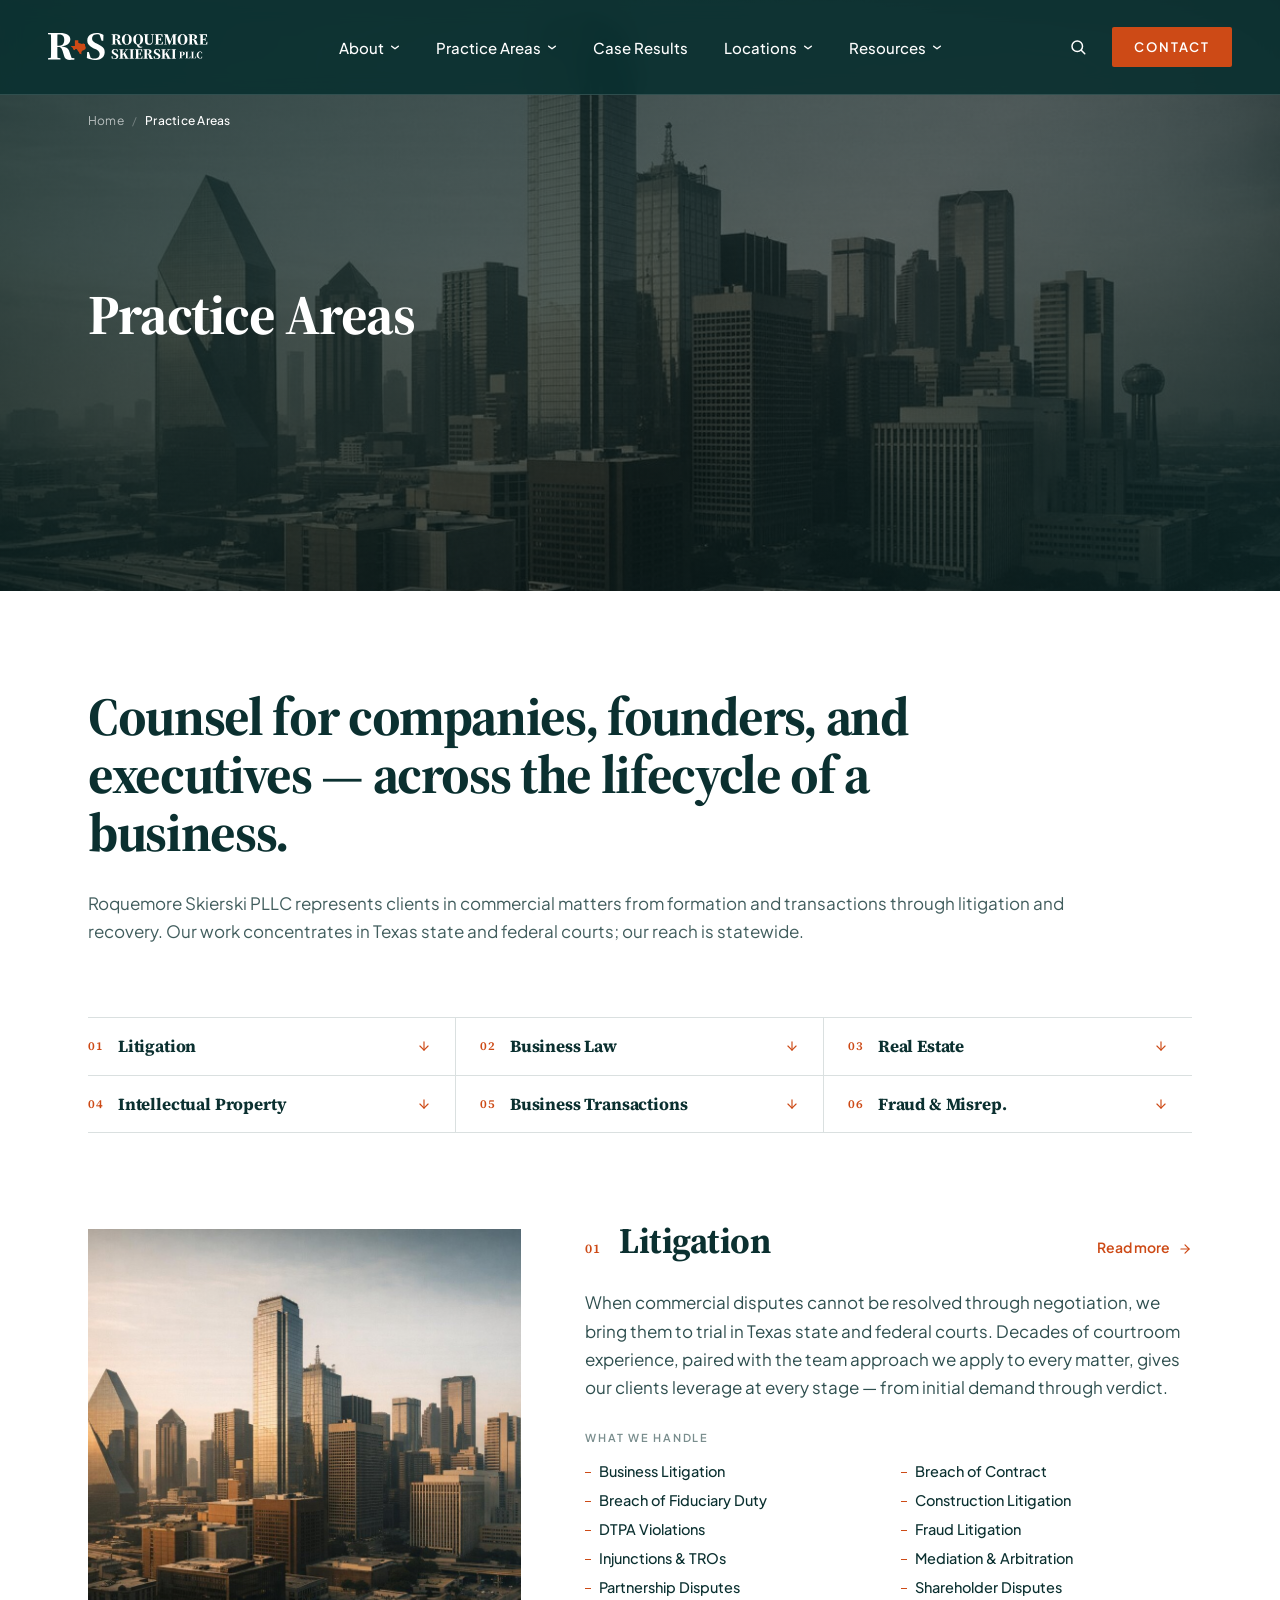
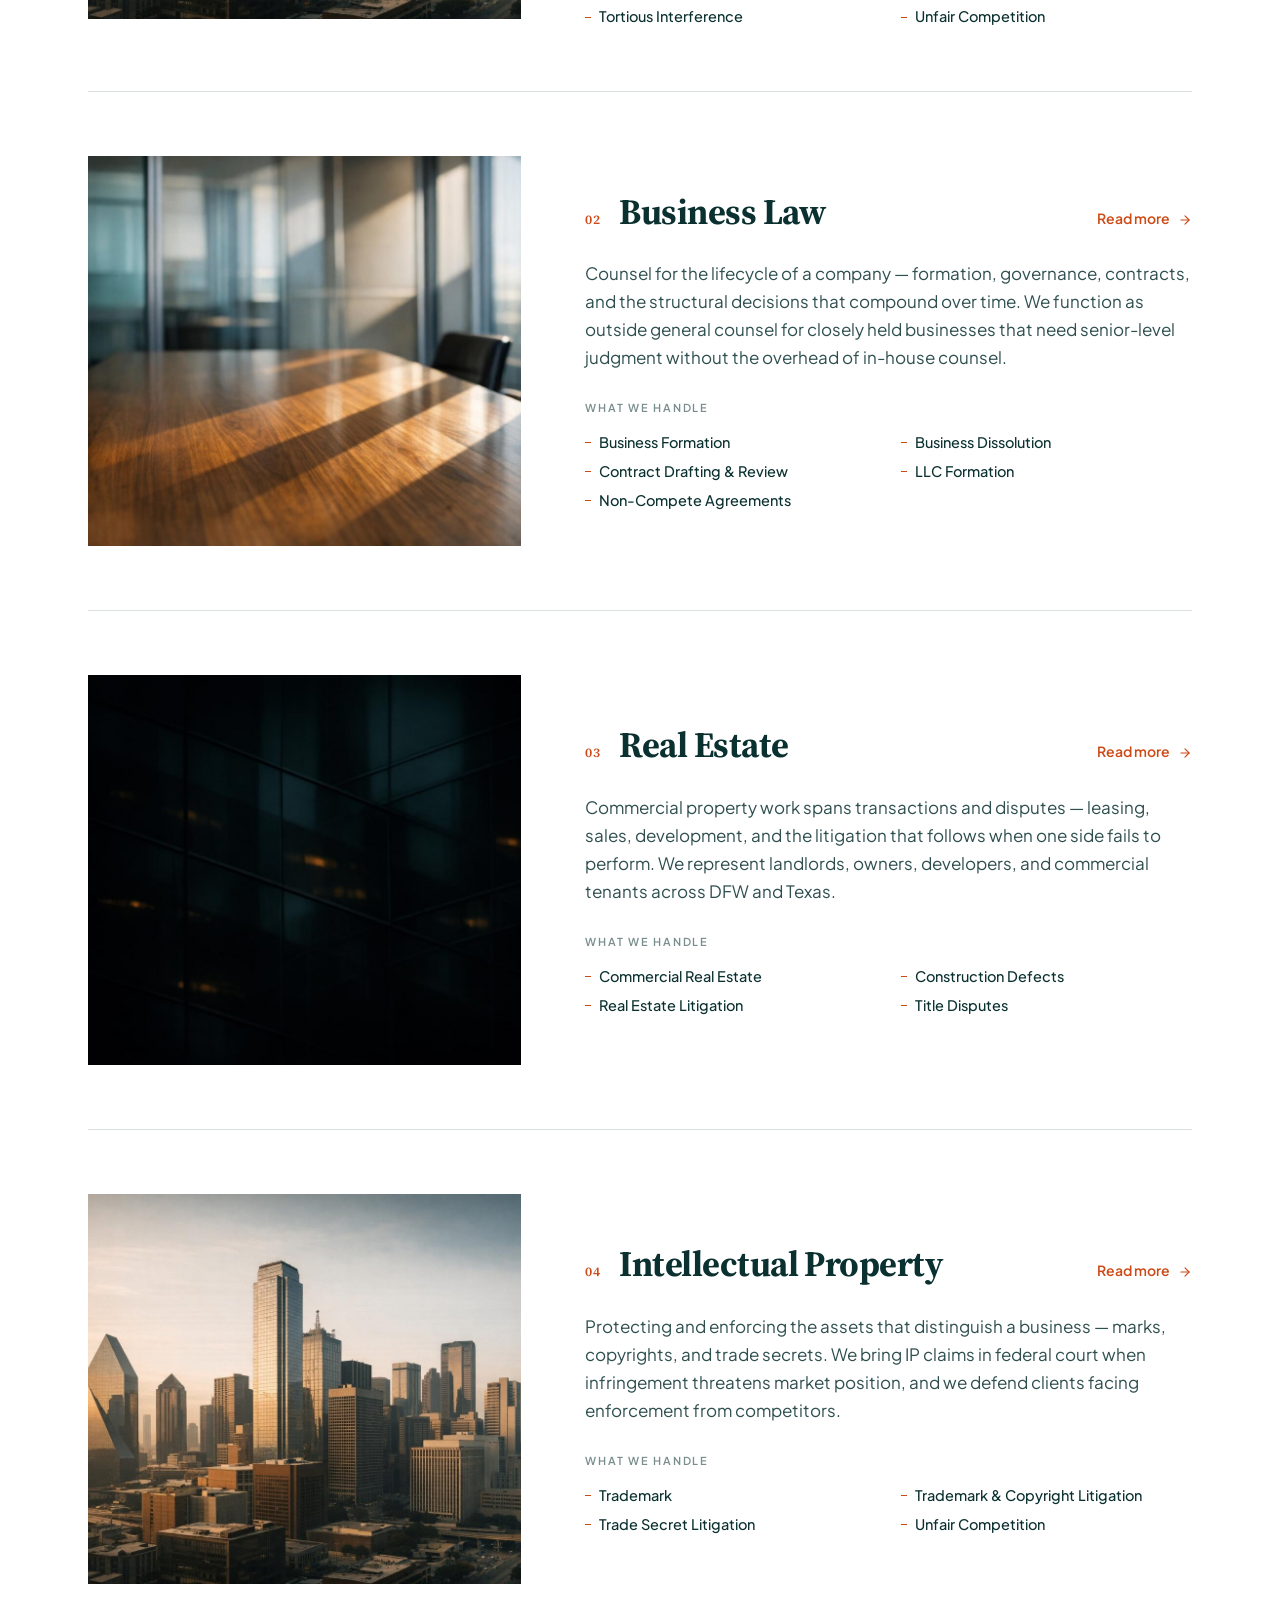
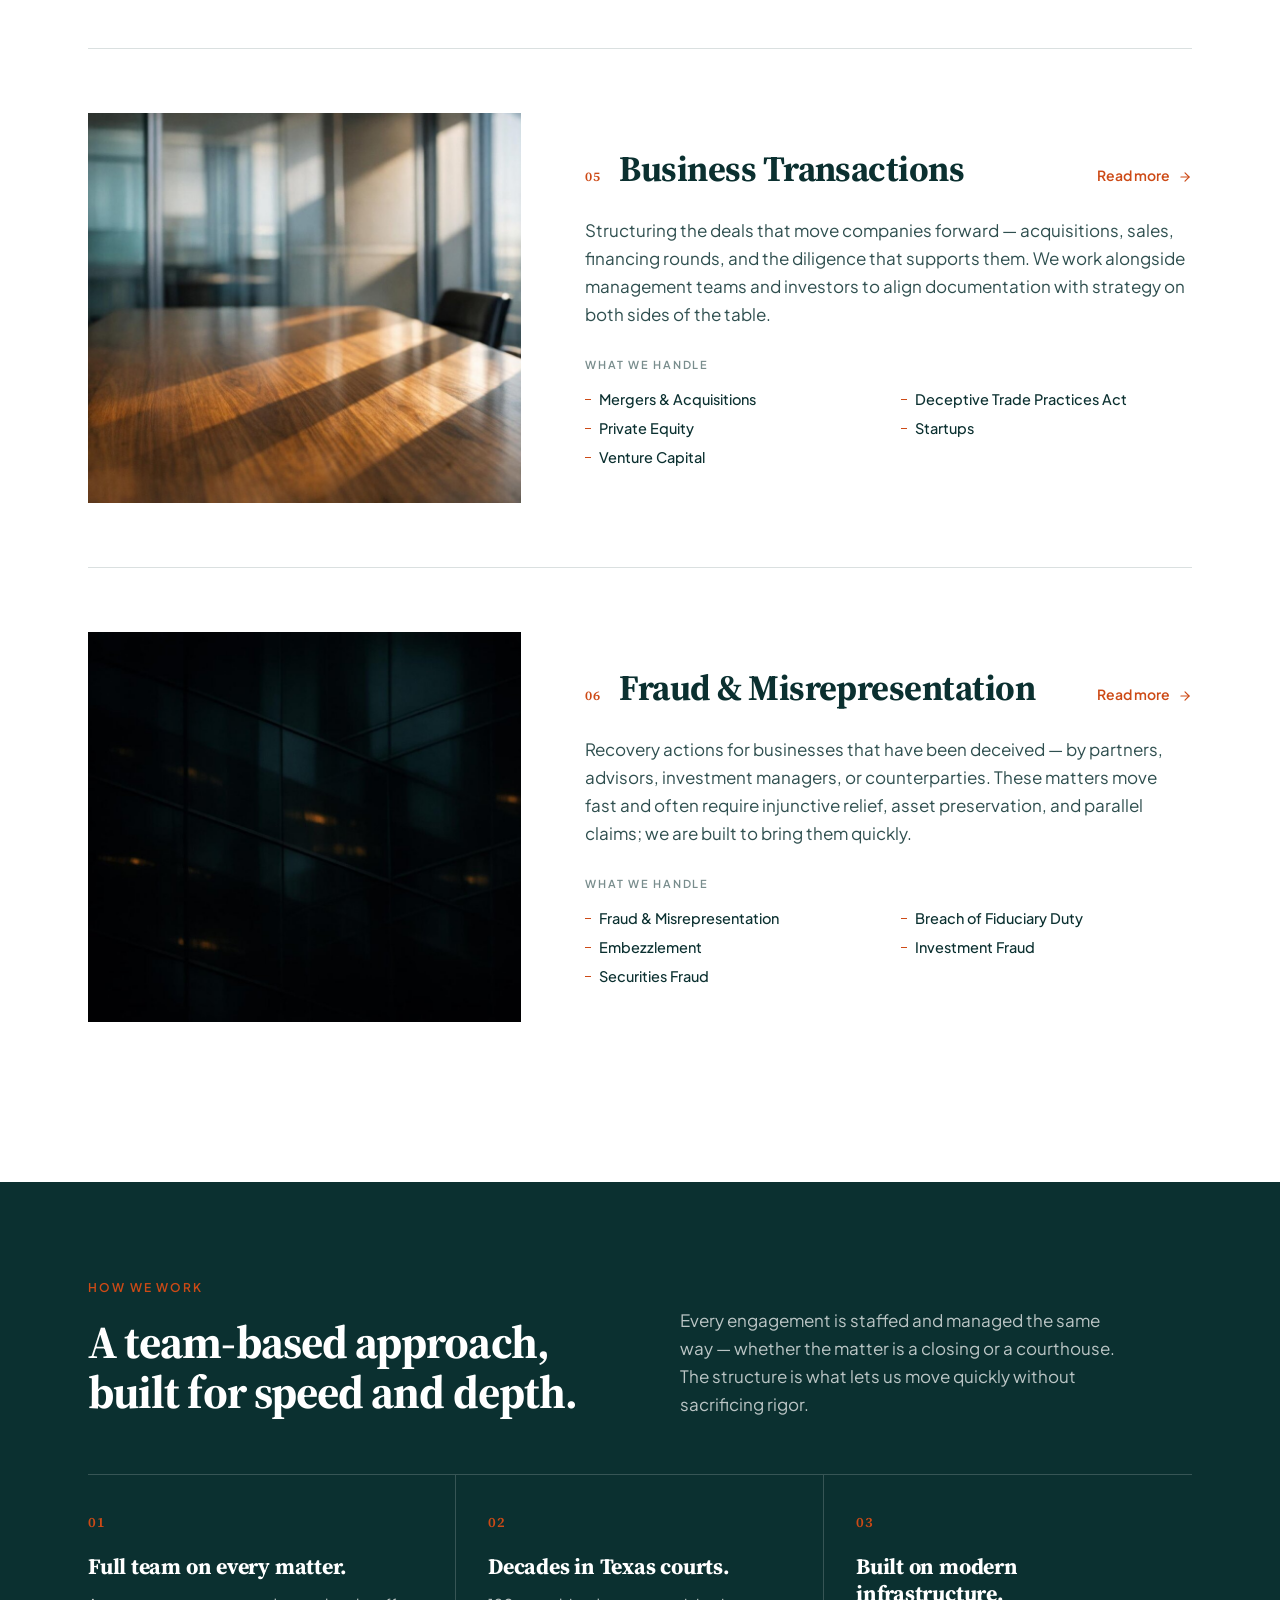
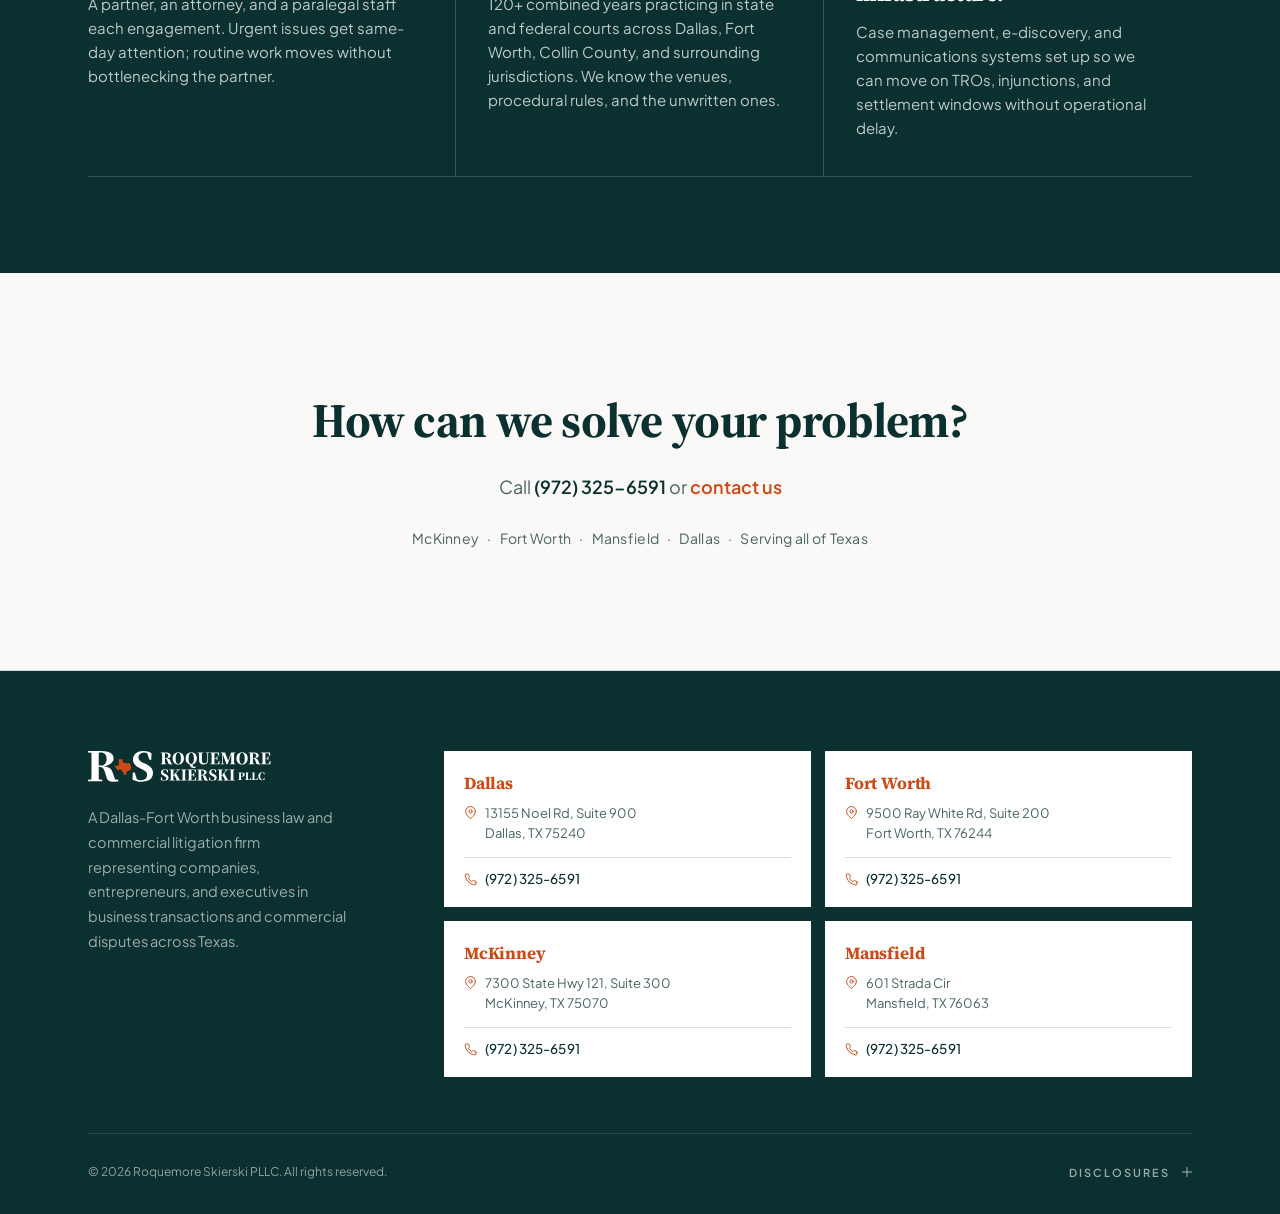
<file: static-pages/practice-areas.html>
<!DOCTYPE html>
<html lang="en">
<head>
  <meta charset="UTF-8">
  <meta name="viewport" content="width=device-width, initial-scale=1.0">
  <meta http-equiv="Cache-Control" content="no-cache, no-store, must-revalidate">
  <meta http-equiv="Pragma" content="no-cache">
  <meta http-equiv="Expires" content="0">
  <title>Practice Areas - Roquemore Skierski PLLC</title>
  <link rel="icon" type="image/svg+xml" href="images/favicon.svg">
  <link rel="preconnect" href="https://fonts.googleapis.com">
  <link rel="preconnect" href="https://fonts.gstatic.com" crossorigin>
  <link href="https://fonts.googleapis.com/css2?family=Plus+Jakarta+Sans:wght@400;500;600;700&family=Source+Serif+4:opsz,wght@8..60,400;8..60,600;8..60,700&display=swap" rel="stylesheet">
  <link rel="stylesheet" href="styles/common.css">
  <link rel="stylesheet" href="styles/nav.css">
  <link rel="stylesheet" href="styles/sections/about-hero.css">
  <link rel="stylesheet" href="styles/sections/breadcrumb.css">
  <link rel="stylesheet" href="styles/sections/practice-areas-page.css">
  <link rel="stylesheet" href="styles/footer.css">
</head>
<body>

  <a href="#main" class="skip-link">Skip to main content</a>

  <!-- Navigation -->
  <nav class="nav" id="nav">
    <a href="index.html" class="nav-logo">
      <img src="images/logo-white.svg" alt="Roquemore Skierski PLLC">
    </a>
    <ul class="nav-links">
      <li class="nav-dropdown-wrap">
        <a href="about.html" class="nav-link">
          About
          <svg class="nav-arrow" viewBox="0 0 12 8" fill="none" stroke="currentColor" stroke-width="1.75" stroke-linecap="round" stroke-linejoin="round"><path d="M2 2.5l4 3 4-3"/></svg>
        </a>
        <div class="mega-panel">
          <div class="mega-panel-inner">
            <div class="mega-panel-items">
              <a href="about.html" class="mega-panel-item">
                <h4>About the Firm</h4>
                <p>Our story, values, and the team approach to every engagement.</p>
              </a>
              <a href="about.html#team" class="mega-panel-item">
                <h4>Our Team</h4>
                <p>Founders, attorneys, and paralegals who staff every matter.</p>
              </a>
              <a href="#" class="mega-panel-item">
                <h4>News</h4>
                <p>Recent firm announcements, recognitions, and press coverage.</p>
              </a>
              <a href="careers.html" class="mega-panel-item">
                <h4>Careers</h4>
                <p>Opportunities for attorneys and staff to join the firm.</p>
              </a>
            </div>
            <div class="mega-panel-feature">
              <div class="mega-panel-feature-image"><img src="images/hero-city.jpg" alt="Dallas cityscape at dusk"></div>
              <p class="mega-panel-feature-caption">A Dallas-Fort Worth firm built on modern infrastructure and decades of courtroom experience.</p>
            </div>
          </div>
        </div>
      </li>
      <li class="nav-dropdown-wrap">
        <a href="practice-areas.html" class="nav-link">
          Practice Areas
          <svg class="nav-arrow" viewBox="0 0 12 8" fill="none" stroke="currentColor" stroke-width="1.75" stroke-linecap="round" stroke-linejoin="round"><path d="M2 2.5l4 3 4-3"/></svg>
        </a>
        <div class="mega-panel">
          <div class="mega-panel-inner">
            <div class="mega-panel-items cols-3">
              <a href="#" class="mega-panel-item">
                <h4>Litigation</h4>
                <p>Complex commercial disputes in state and federal courts across Texas.</p>
              </a>
              <a href="#" class="mega-panel-item">
                <h4>Business Law</h4>
                <p>Formation, governance, compliance, and corporate counsel.</p>
              </a>
              <a href="#" class="mega-panel-item">
                <h4>Real Estate</h4>
                <p>Commercial transactions, disputes, and development matters.</p>
              </a>
              <a href="#" class="mega-panel-item">
                <h4>Intellectual<br>Property</h4>
                <p>Protection, licensing, and enforcement of IP assets.</p>
              </a>
              <a href="#" class="mega-panel-item">
                <h4>Business<br>Transactions</h4>
                <p>M&amp;A, contracts, and deal structuring.</p>
              </a>
              <a href="#" class="mega-panel-item">
                <h4>Fraud &amp; Misrepresentation</h4>
                <p>Business fraud, deceptive trade practices, and recovery actions.</p>
              </a>
            </div>
            <div class="mega-panel-feature">
              <div class="mega-panel-feature-image"><img src="images/hero-city.jpg" alt="Dallas cityscape at dusk"></div>
              <p class="mega-panel-feature-caption">Strategic counsel for complex commercial matters, from initial demand through trial.</p>
            </div>
          </div>
        </div>
      </li>
      <li><a href="case-results.html" class="nav-link">Case Results</a></li>
      <li class="nav-dropdown-wrap">
        <a href="#" class="nav-link">
          Locations
          <svg class="nav-arrow" viewBox="0 0 12 8" fill="none" stroke="currentColor" stroke-width="1.75" stroke-linecap="round" stroke-linejoin="round"><path d="M2 2.5l4 3 4-3"/></svg>
        </a>
        <div class="mega-panel">
          <div class="mega-panel-inner">
            <div class="mega-panel-items">
              <a href="#" class="mega-panel-item">
                <h4>McKinney</h4>
                <p>Collin County matters and the broader North Dallas corridor.</p>
              </a>
              <a href="#" class="mega-panel-item">
                <h4>Fort Worth</h4>
                <p>Tarrant County state and federal courts, serving West DFW.</p>
              </a>
              <a href="#" class="mega-panel-item">
                <h4>Mansfield</h4>
                <p>Tarrant, Johnson, and Ellis County litigation and counsel.</p>
              </a>
              <a href="#" class="mega-panel-item">
                <h4>Dallas</h4>
                <p>Dallas County courts and the central business district.</p>
              </a>
            </div>
            <div class="mega-panel-feature">
              <div class="mega-panel-feature-image"><img src="images/hero-city.jpg" alt="Dallas cityscape at dusk"></div>
              <p class="mega-panel-feature-caption">Four offices across Dallas-Fort Worth. Decades of experience practicing in Texas courts.</p>
            </div>
          </div>
        </div>
      </li>
      <li class="nav-dropdown-wrap">
        <a href="#" class="nav-link">
          Resources
          <svg class="nav-arrow" viewBox="0 0 12 8" fill="none" stroke="currentColor" stroke-width="1.75" stroke-linecap="round" stroke-linejoin="round"><path d="M2 2.5l4 3 4-3"/></svg>
        </a>
        <div class="mega-panel">
          <div class="mega-panel-inner">
            <div class="mega-panel-items">
              <a href="blog.html" class="mega-panel-item">
                <h4>Blog</h4>
                <p>Writing on commercial litigation, business law, and developments in Texas courts.</p>
              </a>
              <a href="#" class="mega-panel-item">
                <h4>FAQ</h4>
                <p>Common questions on retaining counsel, fees, and the litigation process.</p>
              </a>
              <a href="#" class="mega-panel-item">
                <h4>Case Studies</h4>
                <p>Detailed write-ups of representative matters and how we resolved them.</p>
              </a>
            </div>
            <div class="mega-panel-feature">
              <div class="mega-panel-feature-image"><img src="images/hero-city.jpg" alt="Dallas cityscape at dusk"></div>
              <p class="mega-panel-feature-caption">Substantive material for clients evaluating outside counsel and for the broader legal community.</p>
            </div>
          </div>
        </div>
      </li>
    </ul>
    <div class="nav-right">
      <button class="nav-search-toggle" id="nav-search-toggle" aria-label="Open search" aria-expanded="false">
        <svg viewBox="0 0 24 24" fill="none" stroke="currentColor" stroke-width="2" stroke-linecap="round" stroke-linejoin="round"><circle cx="11" cy="11" r="7"/><path d="M21 21l-4.3-4.3"/></svg>
      </button>
      <a href="#contact" class="nav-contact-btn">Contact</a>
      <button class="nav-hamburger" id="nav-open" aria-label="Open menu">
        <svg viewBox="0 0 24 24" fill="none" stroke="currentColor" stroke-width="2"><line x1="3" y1="6" x2="21" y2="6"/><line x1="3" y1="12" x2="21" y2="12"/><line x1="3" y1="18" x2="21" y2="18"/></svg>
      </button>
    </div>
    <!-- Search panel -->
    <div class="nav-search-panel" id="nav-search-panel" aria-hidden="true">
      <div class="nav-search-inner">
        <span class="nav-search-icon" aria-hidden="true">
          <svg viewBox="0 0 24 24" fill="none" stroke="currentColor" stroke-width="2" stroke-linecap="round" stroke-linejoin="round"><circle cx="11" cy="11" r="7"/><path d="M21 21l-4.3-4.3"/></svg>
        </span>
        <input type="search" class="nav-search-input" id="nav-search-input" placeholder="Search the site &mdash; practice areas, attorneys, insights">
        <button class="nav-search-close" id="nav-search-close" aria-label="Close search">
          <svg viewBox="0 0 24 24" fill="none" stroke="currentColor" stroke-width="2" stroke-linecap="round"><line x1="6" y1="6" x2="18" y2="18"/><line x1="18" y1="6" x2="6" y2="18"/></svg>
        </button>
      </div>
    </div>
  </nav>

  <!-- Mobile nav overlay -->
  <div class="mobile-nav" id="mobile-nav">
    <button class="mobile-nav-close" id="nav-close" aria-label="Close menu">
      <svg viewBox="0 0 24 24" fill="none" stroke="currentColor" stroke-width="2"><line x1="4" y1="4" x2="20" y2="20"/><line x1="20" y1="4" x2="4" y2="20"/></svg>
    </button>
    <div class="mobile-nav-group">
      <button class="mobile-nav-toggle">About <span class="toggle-icon">+</span></button>
      <div class="mobile-nav-sub">
        <a href="about.html">About the Firm</a>
        <a href="about.html#team">Our Team</a>
        <a href="#">News</a>
        <a href="careers.html">Careers</a>
      </div>
    </div>
    <div class="mobile-nav-group">
      <button class="mobile-nav-toggle">Practice Areas <span class="toggle-icon">+</span></button>
      <div class="mobile-nav-sub">
        <a href="#">Litigation</a>
        <a href="#">Business Law</a>
        <a href="#">Real Estate</a>
        <a href="#">Intellectual Property</a>
        <a href="#">Business Transactions</a>
        <a href="#">Fraud &amp; Misrepresentation</a>
      </div>
    </div>
    <a href="case-results.html">Case Results</a>
    <a href="#">Locations</a>
    <div class="mobile-nav-group">
      <button class="mobile-nav-toggle">Resources <span class="toggle-icon">+</span></button>
      <div class="mobile-nav-sub">
        <a href="blog.html">Blog</a>
        <a href="#">FAQ</a>
        <a href="#">Case Studies</a>
      </div>
    </div>
    <a href="#contact" class="mobile-nav-contact">Contact</a>
  </div>

  <main id="main">

    <!-- Hero -->
    <section class="about-hero">
      <div class="about-hero-bg">
        <img src="images/hero-city.jpg" alt="Dallas cityscape at dusk">
      </div>
      <!-- Breadcrumb (top of hero band) -->
      <nav class="post-breadcrumb" aria-label="Breadcrumb">
        <div class="post-breadcrumb-inner">
          <a href="index.html">Home</a>
          <span class="post-breadcrumb-sep">/</span>
          <span class="post-breadcrumb-current" aria-current="page">Practice Areas</span>
        </div>
      </nav>
      <div class="about-hero-inner">
        <div class="about-hero-text">
          <h1>Practice Areas</h1>
        </div>
      </div>
    </section>

    <!-- Intro: editorial statement + practice index -->
    <section class="pa-intro reveal">
      <div class="container">
        <div class="pa-intro-statement-wrap">
          <h2 class="pa-intro-statement">Counsel for companies, founders, and executives &mdash; <em>across the lifecycle of a business.</em></h2>
          <p class="pa-intro-body">Roquemore Skierski PLLC represents clients in commercial matters from formation and transactions through litigation and recovery. Our work concentrates in Texas state and federal courts; our reach is statewide.</p>
        </div>

        <nav class="pa-index" aria-label="Practice areas index">
          <a href="#litigation" class="pa-index-item">
            <span class="pa-index-num">01</span>
            <span class="pa-index-name">Litigation</span>
            <span class="pa-index-arrow" aria-hidden="true">
              <svg viewBox="0 0 24 24" fill="none" stroke="currentColor" stroke-width="2" stroke-linecap="round" stroke-linejoin="round"><line x1="12" y1="5" x2="12" y2="19"/><polyline points="5 12 12 19 19 12"/></svg>
            </span>
          </a>
          <a href="#business-law" class="pa-index-item">
            <span class="pa-index-num">02</span>
            <span class="pa-index-name">Business Law</span>
            <span class="pa-index-arrow" aria-hidden="true">
              <svg viewBox="0 0 24 24" fill="none" stroke="currentColor" stroke-width="2" stroke-linecap="round" stroke-linejoin="round"><line x1="12" y1="5" x2="12" y2="19"/><polyline points="5 12 12 19 19 12"/></svg>
            </span>
          </a>
          <a href="#real-estate" class="pa-index-item">
            <span class="pa-index-num">03</span>
            <span class="pa-index-name">Real Estate</span>
            <span class="pa-index-arrow" aria-hidden="true">
              <svg viewBox="0 0 24 24" fill="none" stroke="currentColor" stroke-width="2" stroke-linecap="round" stroke-linejoin="round"><line x1="12" y1="5" x2="12" y2="19"/><polyline points="5 12 12 19 19 12"/></svg>
            </span>
          </a>
          <a href="#intellectual-property" class="pa-index-item">
            <span class="pa-index-num">04</span>
            <span class="pa-index-name">Intellectual Property</span>
            <span class="pa-index-arrow" aria-hidden="true">
              <svg viewBox="0 0 24 24" fill="none" stroke="currentColor" stroke-width="2" stroke-linecap="round" stroke-linejoin="round"><line x1="12" y1="5" x2="12" y2="19"/><polyline points="5 12 12 19 19 12"/></svg>
            </span>
          </a>
          <a href="#business-transactions" class="pa-index-item">
            <span class="pa-index-num">05</span>
            <span class="pa-index-name">Business Transactions</span>
            <span class="pa-index-arrow" aria-hidden="true">
              <svg viewBox="0 0 24 24" fill="none" stroke="currentColor" stroke-width="2" stroke-linecap="round" stroke-linejoin="round"><line x1="12" y1="5" x2="12" y2="19"/><polyline points="5 12 12 19 19 12"/></svg>
            </span>
          </a>
          <a href="#fraud-misrepresentation" class="pa-index-item">
            <span class="pa-index-num">06</span>
            <span class="pa-index-name">Fraud &amp; Misrep.</span>
            <span class="pa-index-arrow" aria-hidden="true">
              <svg viewBox="0 0 24 24" fill="none" stroke="currentColor" stroke-width="2" stroke-linecap="round" stroke-linejoin="round"><line x1="12" y1="5" x2="12" y2="19"/><polyline points="5 12 12 19 19 12"/></svg>
            </span>
          </a>
        </nav>
      </div>
    </section>

    <!-- Practice area entries -->
    <section class="pa-list">
      <div class="container">

        <article class="pa-entry" id="litigation">
          <div class="pa-entry-media">
            <img src="images/hero-city.jpg" alt="">
          </div>
          <div class="pa-entry-content">
            <header class="pa-entry-header">
              <span class="pa-entry-num">01</span>
              <h2 class="pa-entry-title">Litigation</h2>
              <a href="practice-area.html" class="pa-entry-link">
                Read more
                <svg viewBox="0 0 24 24" fill="none" stroke="currentColor" stroke-width="2" stroke-linecap="round" stroke-linejoin="round"><line x1="5" y1="12" x2="19" y2="12"/><polyline points="12 5 19 12 12 19"/></svg>
              </a>
            </header>
            <p class="pa-entry-lede">When commercial disputes cannot be resolved through negotiation, we bring them to trial in Texas state and federal courts. Decades of courtroom experience, paired with the team approach we apply to every matter, gives our clients leverage at every stage &mdash; from initial demand through verdict.</p>
            <div class="pa-services">
              <div class="pa-services-label">What we handle</div>
              <ul class="pa-services-list">
                <li><a href="#">Business Litigation</a></li>
                <li><a href="#">Breach of Contract</a></li>
                <li><a href="#">Breach of Fiduciary Duty</a></li>
                <li><a href="#">Construction Litigation</a></li>
                <li><a href="#">DTPA Violations</a></li>
                <li><a href="#">Fraud Litigation</a></li>
                <li><a href="#">Injunctions &amp; TROs</a></li>
                <li><a href="#">Mediation &amp; Arbitration</a></li>
                <li><a href="#">Partnership Disputes</a></li>
                <li><a href="#">Shareholder Disputes</a></li>
                <li><a href="#">Tortious Interference</a></li>
                <li><a href="#">Unfair Competition</a></li>
              </ul>
            </div>
          </div>
        </article>

        <article class="pa-entry" id="business-law">
          <div class="pa-entry-media">
            <img src="images/section-break.jpg" alt="">
          </div>
          <div class="pa-entry-content">
            <header class="pa-entry-header">
              <span class="pa-entry-num">02</span>
              <h2 class="pa-entry-title">Business Law</h2>
              <a href="practice-area.html" class="pa-entry-link">
                Read more
                <svg viewBox="0 0 24 24" fill="none" stroke="currentColor" stroke-width="2" stroke-linecap="round" stroke-linejoin="round"><line x1="5" y1="12" x2="19" y2="12"/><polyline points="12 5 19 12 12 19"/></svg>
              </a>
            </header>
            <p class="pa-entry-lede">Counsel for the lifecycle of a company &mdash; formation, governance, contracts, and the structural decisions that compound over time. We function as outside general counsel for closely held businesses that need senior-level judgment without the overhead of in-house counsel.</p>
            <div class="pa-services">
              <div class="pa-services-label">What we handle</div>
              <ul class="pa-services-list">
                <li><a href="#">Business Formation</a></li>
                <li><a href="#">Business Dissolution</a></li>
                <li><a href="#">Contract Drafting &amp; Review</a></li>
                <li><a href="#">LLC Formation</a></li>
                <li><a href="#">Non-Compete Agreements</a></li>
              </ul>
            </div>
          </div>
        </article>

        <article class="pa-entry" id="real-estate">
          <div class="pa-entry-media">
            <img src="images/testimonial-bg.jpg" alt="">
          </div>
          <div class="pa-entry-content">
            <header class="pa-entry-header">
              <span class="pa-entry-num">03</span>
              <h2 class="pa-entry-title">Real Estate</h2>
              <a href="practice-area.html" class="pa-entry-link">
                Read more
                <svg viewBox="0 0 24 24" fill="none" stroke="currentColor" stroke-width="2" stroke-linecap="round" stroke-linejoin="round"><line x1="5" y1="12" x2="19" y2="12"/><polyline points="12 5 19 12 12 19"/></svg>
              </a>
            </header>
            <p class="pa-entry-lede">Commercial property work spans transactions and disputes &mdash; leasing, sales, development, and the litigation that follows when one side fails to perform. We represent landlords, owners, developers, and commercial tenants across DFW and Texas.</p>
            <div class="pa-services">
              <div class="pa-services-label">What we handle</div>
              <ul class="pa-services-list">
                <li><a href="#">Commercial Real Estate</a></li>
                <li><a href="#">Construction Defects</a></li>
                <li><a href="#">Real Estate Litigation</a></li>
                <li><a href="#">Title Disputes</a></li>
              </ul>
            </div>
          </div>
        </article>

        <article class="pa-entry" id="intellectual-property">
          <div class="pa-entry-media">
            <img src="images/hero-city.jpg" alt="">
          </div>
          <div class="pa-entry-content">
            <header class="pa-entry-header">
              <span class="pa-entry-num">04</span>
              <h2 class="pa-entry-title">Intellectual Property</h2>
              <a href="practice-area.html" class="pa-entry-link">
                Read more
                <svg viewBox="0 0 24 24" fill="none" stroke="currentColor" stroke-width="2" stroke-linecap="round" stroke-linejoin="round"><line x1="5" y1="12" x2="19" y2="12"/><polyline points="12 5 19 12 12 19"/></svg>
              </a>
            </header>
            <p class="pa-entry-lede">Protecting and enforcing the assets that distinguish a business &mdash; marks, copyrights, and trade secrets. We bring IP claims in federal court when infringement threatens market position, and we defend clients facing enforcement from competitors.</p>
            <div class="pa-services">
              <div class="pa-services-label">What we handle</div>
              <ul class="pa-services-list">
                <li><a href="#">Trademark</a></li>
                <li><a href="#">Trademark &amp; Copyright Litigation</a></li>
                <li><a href="#">Trade Secret Litigation</a></li>
                <li><a href="#">Unfair Competition</a></li>
              </ul>
            </div>
          </div>
        </article>

        <article class="pa-entry" id="business-transactions">
          <div class="pa-entry-media">
            <img src="images/section-break.jpg" alt="">
          </div>
          <div class="pa-entry-content">
            <header class="pa-entry-header">
              <span class="pa-entry-num">05</span>
              <h2 class="pa-entry-title">Business Transactions</h2>
              <a href="practice-area.html" class="pa-entry-link">
                Read more
                <svg viewBox="0 0 24 24" fill="none" stroke="currentColor" stroke-width="2" stroke-linecap="round" stroke-linejoin="round"><line x1="5" y1="12" x2="19" y2="12"/><polyline points="12 5 19 12 12 19"/></svg>
              </a>
            </header>
            <p class="pa-entry-lede">Structuring the deals that move companies forward &mdash; acquisitions, sales, financing rounds, and the diligence that supports them. We work alongside management teams and investors to align documentation with strategy on both sides of the table.</p>
            <div class="pa-services">
              <div class="pa-services-label">What we handle</div>
              <ul class="pa-services-list">
                <li><a href="#">Mergers &amp; Acquisitions</a></li>
                <li><a href="#">Deceptive Trade Practices Act</a></li>
                <li><a href="#">Private Equity</a></li>
                <li><a href="#">Startups</a></li>
                <li><a href="#">Venture Capital</a></li>
              </ul>
            </div>
          </div>
        </article>

        <article class="pa-entry" id="fraud-misrepresentation">
          <div class="pa-entry-media">
            <img src="images/testimonial-bg.jpg" alt="">
          </div>
          <div class="pa-entry-content">
            <header class="pa-entry-header">
              <span class="pa-entry-num">06</span>
              <h2 class="pa-entry-title">Fraud &amp; Misrepresentation</h2>
              <a href="practice-area.html" class="pa-entry-link">
                Read more
                <svg viewBox="0 0 24 24" fill="none" stroke="currentColor" stroke-width="2" stroke-linecap="round" stroke-linejoin="round"><line x1="5" y1="12" x2="19" y2="12"/><polyline points="12 5 19 12 12 19"/></svg>
              </a>
            </header>
            <p class="pa-entry-lede">Recovery actions for businesses that have been deceived &mdash; by partners, advisors, investment managers, or counterparties. These matters move fast and often require injunctive relief, asset preservation, and parallel claims; we are built to bring them quickly.</p>
            <div class="pa-services">
              <div class="pa-services-label">What we handle</div>
              <ul class="pa-services-list">
                <li><a href="#">Fraud &amp; Misrepresentation</a></li>
                <li><a href="#">Breach of Fiduciary Duty</a></li>
                <li><a href="#">Embezzlement</a></li>
                <li><a href="#">Investment Fraud</a></li>
                <li><a href="#">Securities Fraud</a></li>
              </ul>
            </div>
          </div>
        </article>

      </div>
    </section>

    <!-- How we work -->
    <section class="pa-approach reveal">
      <div class="container">
        <div class="pa-approach-head">
          <div class="pa-approach-head-text">
            <div class="pa-approach-eyebrow">How we work</div>
            <h2 class="pa-approach-title">A team-based approach,<br>built for speed and depth.</h2>
          </div>
          <p class="pa-approach-intro">Every engagement is staffed and managed the same way &mdash; whether the matter is a closing or a courthouse. The structure is what lets us move quickly without sacrificing rigor.</p>
        </div>
        <div class="pa-approach-grid">
          <div class="pa-approach-cell">
            <div class="pa-approach-num">01</div>
            <h3>Full team on every matter.</h3>
            <p>A partner, an attorney, and a paralegal staff each engagement. Urgent issues get same-day attention; routine work moves without bottlenecking the partner.</p>
          </div>
          <div class="pa-approach-cell">
            <div class="pa-approach-num">02</div>
            <h3>Decades in Texas courts.</h3>
            <p>120+ combined years practicing in state and federal courts across Dallas, Fort Worth, Collin County, and surrounding jurisdictions. We know the venues, procedural rules, and the unwritten ones.</p>
          </div>
          <div class="pa-approach-cell">
            <div class="pa-approach-num">03</div>
            <h3>Built on modern infrastructure.</h3>
            <p>Case management, e-discovery, and communications systems set up so we can move on TROs, injunctions, and settlement windows without operational delay.</p>
          </div>
        </div>
      </div>
    </section>

    <!-- Footer CTA -->
    <section class="footer-cta reveal" id="contact">
      <h2>How can we solve your problem?</h2>
      <p class="footer-cta-contact">
        Call <a href="tel:9723256591" class="phone">(972) 325-6591</a> or
        <a href="#" class="cta-link">contact us</a>
      </p>
      <p class="footer-cta-locations">
        McKinney<span>&middot;</span>Fort Worth<span>&middot;</span>Mansfield<span>&middot;</span>Dallas<span>&middot;</span>Serving all of Texas
      </p>
    </section>

  </main>

  <!-- Footer -->
  <footer class="site-footer">
    <div class="container">
      <div class="footer-main">
        <div class="footer-brand">
          <img src="images/logo-white.svg" alt="Roquemore Skierski PLLC">
          <p>A Dallas-Fort Worth business law and commercial litigation firm representing companies, entrepreneurs, and executives in business transactions and commercial disputes across Texas.</p>
        </div>
        <div class="footer-cols">
          <div class="footer-col">
            <div class="footer-locations-grid">
              <div class="footer-location-card">
                <div class="footer-location-name">Dallas</div>
                <a class="footer-location-address" href="https://maps.google.com/?q=13155+Noel+Rd+Suite+900+Dallas+TX+75240" target="_blank" rel="noopener"><svg viewBox="0 0 24 24" fill="none" stroke="currentColor" stroke-width="1.8" stroke-linecap="round" stroke-linejoin="round" aria-hidden="true"><path d="M21 10c0 7-9 13-9 13s-9-6-9-13a9 9 0 0 1 18 0z"/><circle cx="12" cy="10" r="3"/></svg><span>13155 Noel Rd, Suite 900<br>Dallas, TX 75240</span></a>
                <div class="footer-location-foot">

                  <a href="tel:9723256591" class="footer-location-phone"><svg viewBox="0 0 24 24" fill="none" stroke="currentColor" stroke-width="1.8" stroke-linecap="round" stroke-linejoin="round" aria-hidden="true"><path d="M22 16.92v3a2 2 0 0 1-2.18 2 19.8 19.8 0 0 1-8.63-3.07 19.5 19.5 0 0 1-6-6A19.8 19.8 0 0 1 2.12 4.18 2 2 0 0 1 4.11 2h3a2 2 0 0 1 2 1.72c.13.96.37 1.9.72 2.8a2 2 0 0 1-.45 2.11L8.09 9.91a16 16 0 0 0 6 6l1.28-1.29a2 2 0 0 1 2.11-.45c.9.35 1.84.59 2.8.72a2 2 0 0 1 1.72 2.03z"/></svg><span>(972) 325-6591</span></a>
                </div>
              </div>
              <div class="footer-location-card">
                <div class="footer-location-name">Fort Worth</div>
                <a class="footer-location-address" href="https://maps.google.com/?q=9500+Ray+White+Rd+Suite+200+Fort+Worth+TX+76244" target="_blank" rel="noopener"><svg viewBox="0 0 24 24" fill="none" stroke="currentColor" stroke-width="1.8" stroke-linecap="round" stroke-linejoin="round" aria-hidden="true"><path d="M21 10c0 7-9 13-9 13s-9-6-9-13a9 9 0 0 1 18 0z"/><circle cx="12" cy="10" r="3"/></svg><span>9500 Ray White Rd, Suite 200<br>Fort Worth, TX 76244</span></a>
                <div class="footer-location-foot">

                  <a href="tel:9723256591" class="footer-location-phone"><svg viewBox="0 0 24 24" fill="none" stroke="currentColor" stroke-width="1.8" stroke-linecap="round" stroke-linejoin="round" aria-hidden="true"><path d="M22 16.92v3a2 2 0 0 1-2.18 2 19.8 19.8 0 0 1-8.63-3.07 19.5 19.5 0 0 1-6-6A19.8 19.8 0 0 1 2.12 4.18 2 2 0 0 1 4.11 2h3a2 2 0 0 1 2 1.72c.13.96.37 1.9.72 2.8a2 2 0 0 1-.45 2.11L8.09 9.91a16 16 0 0 0 6 6l1.28-1.29a2 2 0 0 1 2.11-.45c.9.35 1.84.59 2.8.72a2 2 0 0 1 1.72 2.03z"/></svg><span>(972) 325-6591</span></a>
                </div>
              </div>
              <div class="footer-location-card">
                <div class="footer-location-name">McKinney</div>
                <a class="footer-location-address" href="https://maps.google.com/?q=7300+State+Hwy+121+Suite+300+McKinney+TX+75070" target="_blank" rel="noopener"><svg viewBox="0 0 24 24" fill="none" stroke="currentColor" stroke-width="1.8" stroke-linecap="round" stroke-linejoin="round" aria-hidden="true"><path d="M21 10c0 7-9 13-9 13s-9-6-9-13a9 9 0 0 1 18 0z"/><circle cx="12" cy="10" r="3"/></svg><span>7300 State Hwy 121, Suite 300<br>McKinney, TX 75070</span></a>
                <div class="footer-location-foot">

                  <a href="tel:9723256591" class="footer-location-phone"><svg viewBox="0 0 24 24" fill="none" stroke="currentColor" stroke-width="1.8" stroke-linecap="round" stroke-linejoin="round" aria-hidden="true"><path d="M22 16.92v3a2 2 0 0 1-2.18 2 19.8 19.8 0 0 1-8.63-3.07 19.5 19.5 0 0 1-6-6A19.8 19.8 0 0 1 2.12 4.18 2 2 0 0 1 4.11 2h3a2 2 0 0 1 2 1.72c.13.96.37 1.9.72 2.8a2 2 0 0 1-.45 2.11L8.09 9.91a16 16 0 0 0 6 6l1.28-1.29a2 2 0 0 1 2.11-.45c.9.35 1.84.59 2.8.72a2 2 0 0 1 1.72 2.03z"/></svg><span>(972) 325-6591</span></a>
                </div>
              </div>
              <div class="footer-location-card">
                <div class="footer-location-name">Mansfield</div>
                <a class="footer-location-address" href="https://maps.google.com/?q=601+Strada+Cir+Mansfield+TX+76063" target="_blank" rel="noopener"><svg viewBox="0 0 24 24" fill="none" stroke="currentColor" stroke-width="1.8" stroke-linecap="round" stroke-linejoin="round" aria-hidden="true"><path d="M21 10c0 7-9 13-9 13s-9-6-9-13a9 9 0 0 1 18 0z"/><circle cx="12" cy="10" r="3"/></svg><span>601 Strada Cir<br>Mansfield, TX 76063</span></a>
                <div class="footer-location-foot">

                  <a href="tel:9723256591" class="footer-location-phone"><svg viewBox="0 0 24 24" fill="none" stroke="currentColor" stroke-width="1.8" stroke-linecap="round" stroke-linejoin="round" aria-hidden="true"><path d="M22 16.92v3a2 2 0 0 1-2.18 2 19.8 19.8 0 0 1-8.63-3.07 19.5 19.5 0 0 1-6-6A19.8 19.8 0 0 1 2.12 4.18 2 2 0 0 1 4.11 2h3a2 2 0 0 1 2 1.72c.13.96.37 1.9.72 2.8a2 2 0 0 1-.45 2.11L8.09 9.91a16 16 0 0 0 6 6l1.28-1.29a2 2 0 0 1 2.11-.45c.9.35 1.84.59 2.8.72a2 2 0 0 1 1.72 2.03z"/></svg><span>(972) 325-6591</span></a>
                </div>
              </div>
            </div>
          </div>
        </div>
      </div>
      <div class="footer-bottom">
        <span class="footer-copyright">&copy; 2026 Roquemore Skierski PLLC. All rights reserved.</span>
        <button class="footer-policies-toggle" type="button" aria-expanded="false" aria-controls="footer-policies">
          <span class="footer-policies-toggle-label">Disclosures</span>
          <span class="footer-policies-toggle-mark" aria-hidden="true">
            <span class="footer-policies-toggle-bar"></span>
            <span class="footer-policies-toggle-bar"></span>
          </span>
        </button>
      </div>
      <div class="footer-policies" data-footer-policies>
        <div class="footer-policies-inner">
          <ul class="footer-policies-list">
            <li><a href="https://www.roqski.com/accessibility-statement">Accessibility Statement</a></li>
            <li><a href="https://www.roqski.com/communications-policy">Communications Policy</a></li>
            <li><a href="https://www.roqski.com/messaging-policy">Text Messaging Policy</a></li>
            <li><a href="https://www.roqski.com/ai-use-disclosure">AI Use Disclosure</a></li>
            <li><a href="https://www.roqski.com/privacy-policy">Privacy Policy</a></li>
            <li><a href="https://www.roqski.com/disclaimer">Disclaimer</a></li>
          </ul>
        </div>
      </div>
    </div>
  </footer>

  <script src="scripts/site.js"></script>
</body>
</html>
</file>
<file: homepage-v1/styles/common.css>
/* ===========================================
   VARIABLES
   =========================================== */
:root {
  --teal: #0B3030;
  --teal-90: rgba(11, 48, 48, 0.9);
  --teal-60: rgba(11, 48, 48, 0.75);
  --teal-30: rgba(11, 48, 48, 0.45);
  --teal-15: rgba(11, 48, 48, 0.15);
  --orange: #CD4A16;
  --orange-hover: #b5410f;
  --white: #FFFFFF;
  --off-white: #FAF9F7;
  --content-width: 1200px;
  --nav-height: 95px;
  --nav-height-scrolled: 70px;
  --font-sans: 'Plus Jakarta Sans', -apple-system, BlinkMacSystemFont, sans-serif;
  --font-serif: 'Source Serif 4', Georgia, serif;
  --font-heading: var(--font-serif);
  --ease-out: cubic-bezier(0.16, 1, 0.3, 1);
}

/* ===========================================
   RESET & BASE
   =========================================== */
*, *::before, *::after { margin: 0; padding: 0; box-sizing: border-box; }
html { scroll-behavior: smooth; -webkit-font-smoothing: antialiased; -moz-osx-font-smoothing: grayscale; }
body {
  font-family: var(--font-sans);
  font-weight: 400;
  font-size: 18px;
  line-height: 1.7;
  color: var(--teal);
  background: var(--white);
  overflow-x: hidden;
}
::selection { background: var(--orange); color: var(--white); }
img { max-width: 100%; display: block; }
a { text-decoration: none; color: inherit; }
button { font-family: inherit; cursor: pointer; }

/* Skip link */
.skip-link {
  position: absolute;
  top: -100%;
  left: 16px;
  z-index: 100000;
  padding: 8px 16px;
  background: var(--teal);
  color: var(--white);
  font-size: 14px;
  font-weight: 600;
  border-radius: 4px;
}
.skip-link:focus {
  top: 16px;
}

/* Focus indicators */
:focus-visible {
  outline: 2px solid var(--orange);
  outline-offset: 3px;
}

/* Reduced motion */
@media (prefers-reduced-motion: reduce) {
  *, *::before, *::after {
    animation-duration: 0.01ms !important;
    animation-iteration-count: 1 !important;
    transition-duration: 0.01ms !important;
  }
  html { scroll-behavior: auto; }
}

/* ===========================================
   LAYOUT
   =========================================== */
.container {
  max-width: var(--content-width);
  margin: 0 auto;
  padding: 0 48px;
}

/* ===========================================
   SCROLL REVEAL
   =========================================== */
.reveal {
  opacity: 0;
  transform: translateY(16px);
  transition: opacity 800ms var(--ease-out), transform 800ms var(--ease-out);
}
.reveal.visible {
  opacity: 1;
  transform: translateY(0);
}
.reveal[data-delay="1"] { transition-delay: 120ms; }
.reveal[data-delay="2"] { transition-delay: 240ms; }
.reveal[data-delay="3"] { transition-delay: 360ms; }
.reveal[data-delay="4"] { transition-delay: 480ms; }
.reveal[data-delay="5"] { transition-delay: 600ms; }
.reveal[data-delay="6"] { transition-delay: 720ms; }
.reveal[data-delay="7"] { transition-delay: 840ms; }

@media (max-width: 768px) {
  .container { padding: 0 24px; }
}
</file>
<file: homepage-v1/styles/nav.css>
/* ===========================================
   NAVIGATION
   =========================================== */
.nav {
  position: fixed;
  top: 0;
  left: 0;
  right: 0;
  height: var(--nav-height);
  display: flex;
  align-items: center;
  justify-content: space-between;
  padding: 0 48px;
  z-index: 100;
  transition: height 300ms ease, background 300ms ease, box-shadow 300ms ease;
}
.nav.scrolled {
  height: var(--nav-height-scrolled);
  background: rgba(255,255,255,0.97);
  box-shadow: 0 1px 0 var(--teal-15);
}
.nav-logo img { height: 28px; }
.nav-logo .logo-color { display: none; }
.nav.scrolled .logo-white { display: none; }
.nav.scrolled .logo-color { display: block; }
.nav-right {
  display: flex;
  align-items: center;
  gap: 32px;
}
.nav-links {
  display: flex;
  align-items: center;
  list-style: none;
  gap: 28px;
}
.nav-links a {
  font-size: 15px;
  font-weight: 500;
  line-height: 1;
  color: var(--white);
  transition: opacity 200ms ease;
}
.nav-links a:hover { opacity: 0.7; }
.nav.scrolled .nav-links a { color: var(--teal); }
.nav.scrolled .nav-links a:hover { color: var(--orange); opacity: 1; }
.nav-links .nav-contact {
  font-weight: 600;
  color: var(--orange);
  transition: color 200ms ease;
  opacity: 1;
}
.nav-links .nav-contact:hover { color: var(--orange-hover); opacity: 1; }
.nav.scrolled .nav-links .nav-contact { color: var(--orange); }

/* Mega dropdown panels */
.nav-dropdown-wrap {
  position: static;
}
.mega-panel {
  position: absolute;
  top: 100%;
  left: 0;
  right: 0;
  background: linear-gradient(to bottom, #0e3838, #134242);
  overflow: hidden;
  max-height: 0;
  opacity: 0;
  visibility: hidden;
  pointer-events: none;
  transition: max-height 0.35s var(--ease-out), opacity 0.25s ease;
  z-index: 99;
  border-top: 1px solid rgba(255,255,255,0.1);
  border-bottom: 2px solid var(--orange);
}
.mega-panel.open {
  max-height: 400px;
  opacity: 1;
  visibility: visible;
  pointer-events: auto;
  box-shadow: 0 12px 40px rgba(0,0,0,0.3);
}
/* Reserve border space always to prevent layout shift */
.nav-dropdown-wrap > a {
  display: block;
  padding: 14px 0 10px;
  border-bottom: 2px solid transparent;
}
.nav-dropdown-wrap.panel-active > a {
  opacity: 1 !important;
  border-bottom-color: var(--orange);
}
.mega-panel-inner {
  max-width: var(--content-width);
  margin: 0 auto;
  padding: 44px 48px;
  display: flex;
  justify-content: space-between;
  gap: 48px;
}
.mega-panel-left { max-width: 520px; }
.mega-panel-right {
  flex-shrink: 0;
}
.mega-panel-header {
  display: flex;
  align-items: center;
  justify-content: space-between;
  margin-bottom: 16px;
}
.mega-panel-heading {
  font-family: var(--font-heading);
  font-size: 18px;
  font-weight: 600;
  color: rgba(255,255,255,0.85);
  text-transform: uppercase;
  letter-spacing: 0.04em;
}
.mega-panel-view-all {
  display: inline-flex;
  align-items: center;
  gap: 6px;
  font-size: 14px;
  font-weight: 600;
  color: var(--orange) !important;
  transition: gap 200ms ease;
}
.mega-panel-view-all:hover { gap: 10px; }
.mega-panel-view-all svg { width: 12px; height: 12px; }
.mega-panel-full { display: block; }
.mega-panel-text {
  font-size: 15px;
  line-height: 1.65;
  color: rgba(255,255,255,0.75);
  max-width: 480px;
}
.mega-panel-links {
  list-style: none;
  display: flex;
  flex-direction: column;
  gap: 14px;
}
.mega-panel-links a {
  font-size: 16px;
  font-weight: 500;
  color: var(--white) !important;
  opacity: 1 !important;
  transition: color 200ms ease, padding-left 200ms ease;
}
.mega-panel-links a:hover {
  color: var(--orange) !important;
  padding-left: 4px;
}
.mega-panel-grid {
  display: grid;
  grid-template-columns: 1fr 1fr 1fr;
  width: 100%;
}
.mega-panel-grid a {
  font-size: 16px;
  font-weight: 500;
  color: var(--white) !important;
  opacity: 1 !important;
  display: flex;
  align-items: center;
  gap: 8px;
  padding: 10px 0;
  transition: color 200ms ease;
}
.mega-panel-grid a:hover {
  color: var(--orange) !important;
}
.mega-panel-grid a::before {
  content: '+';
  color: var(--orange);
  font-weight: 600;
  font-size: 14px;
}
.nav.scrolled .nav-links .nav-contact:hover { color: var(--orange-hover); }
.nav-hamburger {
  display: none;
  background: none;
  border: none;
  padding: 4px;
}
.nav-hamburger svg {
  width: 24px;
  height: 24px;
  color: var(--white);
}
.nav.scrolled .nav-hamburger svg { color: var(--teal); }

/* Mobile nav overlay */
.mobile-nav {
  position: fixed;
  inset: 0;
  background: var(--white);
  z-index: 200;
  display: flex;
  flex-direction: column;
  align-items: center;
  gap: 24px;
  padding: 100px 24px 48px;
  overflow-y: auto;
  opacity: 0;
  pointer-events: none;
  transition: opacity 300ms ease;
}
.mobile-nav.open { opacity: 1; pointer-events: auto; }
.mobile-nav a {
  font-size: 20px;
  font-weight: 500;
  color: var(--teal);
  transition: color 200ms ease;
}
.mobile-nav a:hover { color: var(--orange); }
.mobile-nav-close {
  position: absolute;
  top: 28px;
  right: 28px;
  background: none;
  border: none;
}
.mobile-nav-close svg { width: 28px; height: 28px; color: var(--teal); }
.mobile-nav-group {
  display: flex;
  flex-direction: column;
  align-items: center;
}
.mobile-nav-toggle {
  font-size: 20px;
  font-weight: 500;
  color: var(--teal);
  background: none;
  border: none;
  display: flex;
  align-items: center;
  gap: 6px;
  transition: color 200ms ease;
}
.mobile-nav-toggle:hover { color: var(--orange); }
.mobile-nav-toggle .toggle-icon {
  font-size: 14px;
  color: var(--orange);
  transition: transform 200ms ease;
}
.mobile-nav-group.open .toggle-icon {
  transform: rotate(45deg);
}
.mobile-nav-sub {
  display: none;
  flex-direction: column;
  align-items: center;
  gap: 14px;
  margin-top: 14px;
}
.mobile-nav-group.open .mobile-nav-sub {
  display: flex;
}
.mobile-nav-sub a {
  font-size: 16px !important;
  font-weight: 400 !important;
  color: var(--teal-60) !important;
}
.mobile-nav-sub a:hover {
  color: var(--orange) !important;
}
.mobile-nav-contact {
  font-size: 16px;
  font-weight: 600;
  color: var(--orange) !important;
  margin-top: 16px;
}

@media (max-width: 1024px) {
  .nav-links { display: none; }
  .nav-contact { display: none; }
  .nav-hamburger { display: block; }
  .mega-panel { display: none; }
}

@media (max-width: 768px) {
  .nav { padding: 0 24px; }
}
</file>
<file: homepage-v1/styles/sections/hero.css>
/* ===========================================
   HERO
   =========================================== */
.hero {
  position: relative;
  background: var(--teal);
  padding-top: var(--nav-height);
  padding-bottom: 80px;
  overflow: hidden;
}
.hero-bg {
  position: absolute;
  inset: 0;
  z-index: 0;
}
.hero-bg img {
  width: 100%;
  height: 100%;
  object-fit: cover;
  filter: saturate(0.4) brightness(0.5);
}
.hero-bg::after {
  content: '';
  position: absolute;
  inset: 0;
  background: linear-gradient(135deg, rgba(11, 48, 48, 0.65) 0%, rgba(11, 48, 48, 0.3) 60%, rgba(11, 48, 48, 0.55) 100%);
}
.hero-inner {
  max-width: var(--content-width);
  margin: 0 auto;
  padding: 0 48px;
  position: relative;
  z-index: 1;
  min-height: 600px;
  display: flex;
  align-items: center;
  padding-top: 100px;
  padding-bottom: 100px;
}
.hero-text {
  max-width: 820px;
}
.hero-text > * {
  opacity: 0;
  transform: translateY(20px);
}
.hero-text.visible > * {
  animation: fadeUp 0.7s var(--ease-out) forwards;
}
.hero-text.visible > *:nth-child(1) { animation-delay: 0s; }
.hero-text.visible > *:nth-child(2) { animation-delay: 0.1s; }
.hero-text.visible > *:nth-child(3) { animation-delay: 0.2s; }
@keyframes fadeUp {
  to { opacity: 1; transform: translateY(0); }
}
.hero h1 {
  font-family: var(--font-heading);
  font-size: clamp(40px, 5.5vw, 76px);
  font-weight: 700;
  line-height: 1.12;
  letter-spacing: -0.02em;
  color: var(--white);
}
.hero-your {
  color: var(--orange);
  opacity: 0;
  position: absolute;
  pointer-events: none;
}
.hero-your.in-flow {
  position: static;
}
.hero-your.visible {
  opacity: 1;
  transition: opacity 0.6s ease;
}
.hero-slide {
  display: inline-block;
  will-change: transform;
}
.hero-cycling {
  transition: opacity 0.4s ease;
}
.hero-sub {
  font-size: 20px;
  line-height: 1.65;
  color: rgba(255,255,255,0.7);
  margin-top: 24px;
  max-width: 560px;
}
.hero-contact {
  display: flex;
  align-items: center;
  gap: 10px;
  margin-top: 28px;
  font-size: 15px;
}
.hero-phone {
  color: rgba(255,255,255,0.7);
  font-weight: 500;
  transition: color 200ms ease;
}
.hero-phone:hover { color: var(--white); }
.hero-contact-sep { color: rgba(255,255,255,0.25); }
.hero-contact-link {
  color: var(--orange);
  font-weight: 600;
  transition: color 200ms ease;
}
.hero-contact-link:hover { color: var(--orange-hover); }

/* ===========================================
   AWARDS
   =========================================== */
.awards {
  position: relative;
  z-index: 2;
  margin-top: -56px;
}
.awards-inner {
  max-width: var(--content-width);
  margin: 0 auto;
  padding: 36px 0;
  background: var(--off-white);
  overflow: hidden;
  position: relative;
}
.awards-inner::before,
.awards-inner::after {
  content: '';
  position: absolute;
  top: 0;
  bottom: 0;
  width: 48px;
  z-index: 1;
  pointer-events: none;
}
.awards-inner::before {
  left: 0;
  background: linear-gradient(to right, var(--off-white), transparent);
}
.awards-inner::after {
  right: 0;
  background: linear-gradient(to left, var(--off-white), transparent);
}
.awards-track {
  display: flex;
  width: max-content;
  animation: marquee 45s linear infinite;
}
.awards-track:hover {
  animation-play-state: paused;
}
@keyframes marquee {
  0% { transform: translateX(0); }
  100% { transform: translateX(-50%); }
}
.awards-list {
  display: flex;
  align-items: center;
  gap: 64px;
  list-style: none;
  flex-shrink: 0;
  padding: 0 32px;
}
.award-logo {
  max-height: 38px;
  max-width: 140px;
  width: auto;
  height: auto;
  object-fit: contain;
  opacity: 0.8;
  transition: opacity 200ms ease;
}
.award-logo:hover {
  opacity: 1;
}

@media (max-width: 768px) {
  .hero-inner {
    padding: 96px 24px;
    min-height: 380px;
  }
  .hero { padding-bottom: 60px; }
  .hero h1 { font-size: clamp(28px, 8vw, 40px); }
  .awards { margin-top: -40px; }
  .awards-inner { padding: 28px 0; }
  .awards-list { gap: 40px; }
  .award-logo { max-height: 30px; max-width: 110px; }
  .awards-track { animation-duration: 35s; }
}
</file>
<file: homepage-v1/styles/sections/positioning.css>
/* ===========================================
   POSITIONING
   =========================================== */
.positioning {
  padding: 120px 48px;
  text-align: center;
}
.positioning-inner {
  max-width: 820px;
  margin: 0 auto;
}
.positioning h2 {
  font-family: var(--font-heading);
  font-size: clamp(28px, 3vw, 40px);
  font-weight: 600;
  line-height: 1.25;
  letter-spacing: -0.01em;
  color: var(--teal);
}
.positioning-rule {
  width: 40px;
  height: 2px;
  background: var(--orange);
  border: none;
  margin: 32px auto;
}
.positioning p {
  font-size: 18px;
  line-height: 1.75;
  color: var(--teal-60);
}

@media (max-width: 768px) {
  .positioning { padding: 72px 24px; }
  .desktop-br { display: none; }
}
</file>
<file: homepage-v1/styles/sections/practice-areas.css>
/* ===========================================
   PRACTICE AREAS
   =========================================== */
.practice-areas {
  background: var(--off-white);
  padding: 120px 0;
  position: relative;
  z-index: 1;
}
.practice-areas h2 {
  font-family: var(--font-heading);
  font-size: clamp(30px, 3.5vw, 46px);
  font-weight: 700;
  line-height: 1.15;
  letter-spacing: -0.015em;
  color: var(--teal);
  margin-bottom: 16px;
}
.practice-areas-rule {
  border: none;
  height: 1px;
  background: var(--teal-15);
  margin-bottom: 0;
}
.practice-grid {
  display: grid;
  grid-template-columns: 1fr 1fr;
}
.practice-cell {
  padding: 48px 48px;
  transition: background 250ms ease;
}
.practice-cell:nth-child(odd) {
  border-right: 1px solid var(--teal-15);
}
.practice-cell:nth-child(-n+4) {
  border-bottom: 1px solid var(--teal-15);
}
.practice-cell:hover {
  background: rgba(11, 48, 48, 0.03);
}
.practice-cell-name {
  display: flex;
  align-items: center;
  justify-content: space-between;
  font-size: 19px;
  font-weight: 600;
  color: var(--teal);
  transition: color 200ms ease;
}
.practice-cell:hover .practice-cell-name { color: var(--orange); }
.practice-cell-name svg {
  width: 16px;
  height: 16px;
  color: var(--teal-15);
  transition: color 200ms ease, transform 200ms ease;
  flex-shrink: 0;
}
.practice-cell:hover .practice-cell-name svg {
  color: var(--orange);
  transform: translateX(4px);
}
.practice-cell-desc {
  font-size: 15px;
  line-height: 1.6;
  color: var(--teal-60);
  margin-top: 8px;
}

@media (max-width: 768px) {
  .practice-areas { padding: 72px 0; }
  .practice-areas .container { padding: 0 24px; }
  .practice-grid { grid-template-columns: 1fr; }
  .practice-cell:nth-child(odd) { border-right: none; }
  .practice-cell:nth-child(-n+4) { border-bottom: 1px solid var(--teal-15); }
  .practice-cell:nth-child(5) { border-bottom: 1px solid var(--teal-15); }
  .practice-cell { padding: 28px 0; }
}
</file>
<file: homepage-v1/styles/sections/mission.css>
/* ===========================================
   MISSION
   =========================================== */
.mission {
  padding: 0;
  position: relative;
  z-index: 2;
}
.mission-block {
  position: relative;
  max-width: 900px;
  margin: -48px auto 0;
  padding: 80px 72px;
  overflow: hidden;
  text-align: center;
}
.mission-bg {
  position: absolute;
  inset: 0;
  z-index: 0;
}
.mission-bg img {
  width: 100%;
  height: 100%;
  object-fit: cover;
}
.mission-bg::after {
  content: '';
  position: absolute;
  inset: 0;
  background: rgba(11, 48, 48, 0.75);
}
.mission-content {
  position: relative;
  z-index: 1;
}
.mission-label {
  font-size: 18px;
  font-weight: 600;
  letter-spacing: 0.08em;
  text-transform: uppercase;
  color: var(--orange);
  margin-bottom: 24px;
}
.mission-text {
  font-family: var(--font-serif);
  font-size: clamp(20px, 2.4vw, 28px);
  font-style: italic;
  line-height: 1.6;
  color: var(--white);
  text-wrap: balance;
}

@media (max-width: 768px) {
  .mission { padding: 32px 0 0; }
  .mission-block { padding: 48px 24px; margin: 0 16px; }
}
</file>
<file: homepage-v1/styles/sections/team.css>
/* ===========================================
   TEAM
   =========================================== */
.team {
  padding: 120px 0;
}
.team h2 {
  font-family: var(--font-heading);
  font-size: clamp(30px, 3.5vw, 46px);
  font-weight: 700;
  line-height: 1.15;
  letter-spacing: -0.015em;
  color: var(--teal);
  margin-bottom: 16px;
}
.team-rule {
  border: none;
  height: 1px;
  background: var(--teal-15);
  margin-bottom: 20px;
}
.team-intro {
  font-size: 18px;
  color: var(--teal-60);
  text-align: left;
  margin-bottom: 56px;
}
.team-grid {
  display: flex;
  gap: 0;
  max-width: 100%;
}
.team-member {
  flex: 1;
  display: flex;
  flex-direction: row;
  align-items: flex-start;
  gap: 28px;
  padding: 0 48px;
  text-align: left;
  min-width: 0;
}
.team-member + .team-member {
  border-left: 1px solid var(--teal-15);
}
.team-member-photo {
  width: 200px;
  height: 250px;
  border-radius: 8px;
  overflow: hidden;
  flex-shrink: 0;
}
.team-member-photo img {
  width: 100%;
  height: 100%;
  object-fit: cover;
  object-position: center 20%;
}
.team-member-info {
  display: flex;
  flex-direction: column;
  min-width: 0;
}
.team-member-name {
  font-size: 17px;
  font-weight: 600;
  color: var(--teal);
  line-height: 1.3;
  margin-bottom: 2px;
}
.team-member-title {
  font-size: 14px;
  font-weight: 400;
  color: var(--teal-60);
}
.team-member-focus {
  font-size: 10px;
  font-weight: 600;
  letter-spacing: 0.06em;
  text-transform: uppercase;
  color: var(--teal-60);
  margin-top: 10px;
  line-height: 1.5;
}
.team-member-bio {
  font-size: 16px;
  line-height: 1.6;
  color: var(--teal-60);
  margin-top: 10px;
}
.team-cta {
  display: flex;
  justify-content: center;
  margin-top: 40px;
}
.team-cta a {
  display: inline-flex;
  align-items: center;
  gap: 6px;
  font-size: 16px;
  font-weight: 600;
  color: var(--orange);
  transition: gap 200ms ease;
}
.team-cta a:hover { gap: 10px; }
.team-cta a svg { width: 14px; height: 14px; }

@media (max-width: 768px) {
  .team { padding: 72px 0; }
  .team .container { padding: 0 24px; }
  .team-grid { flex-direction: column; }
  .team-member { padding: 24px 0; }
  .team-member + .team-member { border-left: none; border-top: 1px solid var(--teal-15); }
  .team-member-photo { width: 110px !important; height: 138px !important; }
}
</file>
<file: homepage-v1/styles/sections/case-results.css>
/* ===========================================
   CASE RESULTS
   =========================================== */
.case-results {
  background: var(--teal);
  padding: 120px 0 100px;
}
.case-results-header {
  display: flex;
  align-items: baseline;
  justify-content: space-between;
  margin-bottom: 12px;
}
.case-results h2 {
  font-family: var(--font-heading);
  font-size: clamp(30px, 3.5vw, 46px);
  font-weight: 700;
  line-height: 1.15;
  letter-spacing: -0.015em;
  color: var(--white);
}
.case-results-rule {
  border: none;
  height: 1px;
  background: rgba(255,255,255,0.2);
  margin-bottom: 0;
}
.results-grid {
  display: grid;
  grid-template-columns: 1fr 1fr 1fr;
}
.results-grid-cell {
  padding: 44px 40px;
  display: flex;
  flex-direction: column;
}
.results-grid-cell:nth-child(3n+1),
.results-grid-cell:nth-child(3n+2) {
  border-right: 1px solid rgba(255,255,255,0.1);
}
.results-grid-cell:nth-child(-n+3) {
  border-bottom: 1px solid rgba(255,255,255,0.1);
}
.results-grid-cell:last-child:nth-child(3n+1) {
  grid-column: 2;
}
.result-label {
  font-size: 11px;
  font-weight: 600;
  letter-spacing: 0.08em;
  text-transform: uppercase;
  color: rgba(255,255,255,0.75);
  margin-bottom: 12px;
}
.result-outcome {
  font-family: var(--font-heading);
  font-size: clamp(17px, 1.8vw, 20px);
  font-weight: 600;
  color: var(--white);
  line-height: 1.35;
  margin-bottom: 10px;
}
.result-category {
  font-size: 14px;
  font-weight: 400;
  color: rgba(255,255,255,0.7);
  line-height: 1.4;
  margin-top: auto;
}
.result-category a {
  color: var(--orange);
  font-weight: 600;
  transition: color 200ms ease;
}
.result-category a:hover {
  color: var(--orange-hover);
}
.results-link {
  display: inline-flex;
  align-items: center;
  gap: 8px;
  font-size: 16px;
  font-weight: 600;
  color: var(--orange);
  transition: gap 200ms ease;
}
.results-link:hover { gap: 12px; }
.results-link svg { width: 16px; height: 16px; }
.results-cta {
  margin-top: 48px;
  padding-top: 32px;
  border-top: 1px solid rgba(255,255,255,0.1);
  display: flex;
  align-items: center;
  justify-content: center;
  gap: 8px;
  font-size: 14px;
  flex-wrap: wrap;
}
.results-cta span {
  color: rgba(255,255,255,0.7);
}
.results-cta a {
  color: var(--white);
  font-weight: 600;
  transition: color 200ms ease;
}
.results-cta a:hover { color: var(--orange); }
.results-cta-sep {
  color: rgba(255,255,255,0.2);
  margin: 0 4px;
}
.results-cta-link {
  color: var(--orange) !important;
}
.results-cta-link:hover { color: var(--orange-hover) !important; }

@media (max-width: 768px) {
  .case-results { padding: 72px 0; }
  .case-results .container { padding: 0 24px; }
  .case-results-header { flex-direction: column; gap: 12px; }
  .results-grid { grid-template-columns: 1fr; }
  .results-grid-cell:nth-child(3n+1),
  .results-grid-cell:nth-child(3n+2) { border-right: none; }
  .results-grid-cell:nth-child(-n+3) { border-bottom: 1px solid rgba(255,255,255,0.1); }
  .results-grid-cell { border-bottom: 1px solid rgba(255,255,255,0.1); padding: 24px 0; }
  .results-grid-cell:last-child { border-bottom: none; grid-column: auto; }
}
</file>
<file: homepage-v1/styles/sections/testimonials.css>
/* ===========================================
   TESTIMONIALS
   =========================================== */
.testimonials {
  position: relative;
  padding: 120px 0;
  overflow: hidden;
}
.testimonials-bg {
  position: absolute;
  inset: 0;
  z-index: 0;
}
.testimonials-bg img {
  width: 100%;
  height: 100%;
  object-fit: cover;
}
.testimonials-bg::after {
  content: '';
  position: absolute;
  inset: 0;
  background: rgba(11, 48, 48, 0.65);
}
.testimonials-inner {
  position: relative;
  z-index: 1;
  max-width: 800px;
  margin: 0 auto;
  padding: 0 48px;
  text-align: center;
}
.testimonial-carousel {
  position: relative;
  min-height: 280px;
}
.testimonial-slide {
  position: absolute;
  inset: 0;
  opacity: 0;
  transition: opacity 0.8s ease;
  display: flex;
  flex-direction: column;
  align-items: center;
  justify-content: center;
}
.testimonial-slide.active {
  opacity: 1;
}
.testimonial-mark {
  font-family: var(--font-serif);
  font-size: 64px;
  line-height: 0.6;
  color: var(--orange);
  margin-bottom: 20px;
  user-select: none;
}
.testimonial-quote {
  font-family: var(--font-serif);
  font-size: clamp(18px, 2.2vw, 24px);
  font-style: italic;
  line-height: 1.65;
  color: var(--white);
}
.testimonial-attr {
  margin-top: 28px;
  font-size: 13px;
  font-weight: 600;
  letter-spacing: 0.08em;
  text-transform: uppercase;
  color: var(--orange);
}
.testimonial-dots {
  margin-top: 36px;
  display: flex;
  justify-content: center;
  gap: 10px;
}
.testimonial-dot {
  width: 8px;
  height: 8px;
  border-radius: 50%;
  background: rgba(255,255,255,0.45);
  border: none;
  padding: 0;
  cursor: pointer;
  transition: background 200ms ease;
}
.testimonial-dot.active {
  background: var(--orange);
}
.testimonial-dot:hover:not(.active) {
  background: rgba(255,255,255,0.65);
}

@media (max-width: 768px) {
  .testimonials { padding: 80px 0; }
  .testimonials-inner { padding: 0 24px; }
  .testimonial-carousel { min-height: 320px; }
}
</file>
<file: homepage-v1/styles/sections/insights.css>
/* ===========================================
   INSIGHTS
   =========================================== */
.insights {
  padding: 120px 0;
}
.insights h2 {
  font-family: var(--font-heading);
  font-size: clamp(30px, 3.5vw, 46px);
  font-weight: 700;
  line-height: 1.15;
  letter-spacing: -0.015em;
  color: var(--teal);
  margin-bottom: 16px;
}
.insights-rule {
  border: none;
  height: 1px;
  background: var(--teal-15);
  margin-bottom: 0;
}
.insights-list {
  list-style: none;
}
.insight-row {
  padding: 28px 0;
  border-bottom: 1px solid var(--teal-15);
}
.insight-category {
  font-size: 13px;
  font-weight: 600;
  letter-spacing: 0.08em;
  text-transform: uppercase;
  color: var(--orange);
  margin-bottom: 4px;
}
.insight-title {
  font-size: 18px;
  font-weight: 600;
  color: var(--teal);
  line-height: 1.4;
  transition: color 200ms ease;
  display: block;
}
.insight-row:hover .insight-title { color: var(--orange); }
.insight-excerpt {
  display: none;
  font-size: 17px;
  line-height: 1.7;
  color: var(--teal-60);
  margin-top: 8px;
  max-width: 640px;
}
.insight-row:first-child {
  padding: 32px 0;
  border-bottom-width: 2px;
  border-bottom-color: var(--teal-30);
}
.insight-row:first-child .insight-title {
  font-size: 22px;
  font-weight: 700;
  line-height: 1.3;
  font-family: var(--font-heading);
}
.insight-row:first-child .insight-excerpt {
  display: block;
}
.insight-meta {
  display: flex;
  align-items: center;
  justify-content: space-between;
  margin-top: 6px;
}
.insight-date {
  font-size: 14px;
  color: var(--teal-60);
}
.insight-link {
  display: inline-flex;
  align-items: center;
  gap: 6px;
  font-size: 14px;
  font-weight: 600;
  color: var(--orange);
  transition: gap 200ms ease;
}
.insight-link:hover { gap: 10px; }
.insight-link svg { width: 12px; height: 12px; }

@media (max-width: 768px) {
  .insights { padding: 72px 0; }
  .insights .container { padding: 0 24px; }
}
</file>
<file: homepage-v1/styles/footer.css>
/* ===========================================
   FOOTER CTA
   =========================================== */
.footer-cta {
  background: var(--off-white);
  padding: 120px 48px;
  text-align: center;
}
.footer-cta h2 {
  font-family: var(--font-heading);
  font-size: clamp(32px, 4vw, 48px);
  font-weight: 700;
  line-height: 1.15;
  letter-spacing: -0.015em;
  color: var(--teal);
  margin-bottom: 24px;
}
.footer-cta-contact {
  font-size: 18px;
  color: var(--teal-60);
  line-height: 1.7;
}
.footer-cta-contact a.phone {
  font-weight: 600;
  color: var(--teal);
}
.footer-cta-contact a.cta-link {
  font-weight: 600;
  color: var(--orange);
  transition: color 200ms ease;
}
.footer-cta-contact a.cta-link:hover { color: var(--orange-hover); }
.footer-cta-locations {
  margin-top: 24px;
  font-size: 14px;
  color: var(--teal-60);
  letter-spacing: 0.02em;
}
.footer-cta-locations span { margin: 0 8px; }

/* ===========================================
   FOOTER
   =========================================== */
.site-footer {
  border-top: 1px solid var(--teal-15);
  padding: 56px 0 40px;
}
.footer-top {
  display: grid;
  grid-template-columns: 1fr 1fr;
  gap: 64px;
  margin-bottom: 40px;
}
.footer-brand img { height: 30px; margin-bottom: 16px; }
.footer-brand p {
  font-size: 15px;
  line-height: 1.65;
  color: var(--teal-60);
  max-width: 360px;
}
.footer-available {
  display: flex;
  align-items: center;
  gap: 8px;
  margin-top: 12px;
  font-size: 14px;
  font-weight: 500;
  color: var(--teal-60);
}
.footer-available-dot {
  width: 8px;
  height: 8px;
  border-radius: 50%;
  background: var(--orange);
}
.footer-nav {
  display: grid;
  grid-template-columns: 1fr 1fr;
  gap: 32px;
}
.footer-nav h3 {
  font-size: 13px;
  font-weight: 600;
  letter-spacing: 0.06em;
  text-transform: uppercase;
  color: var(--teal-60);
  margin-bottom: 16px;
}
.footer-nav ul {
  list-style: none;
  display: flex;
  flex-direction: column;
  gap: 10px;
}
.footer-nav a {
  font-size: 15px;
  color: var(--teal-60);
  transition: color 200ms ease;
}
.footer-nav a:hover { color: var(--orange); }
.footer-bottom {
  border-top: 1px solid var(--teal-15);
  padding-top: 24px;
  display: flex;
  align-items: center;
  justify-content: space-between;
  flex-wrap: wrap;
  gap: 16px;
}
.footer-copyright {
  font-size: 13px;
  color: var(--teal-60);
}
.footer-legal {
  display: flex;
  gap: 20px;
}
.footer-legal a {
  font-size: 13px;
  color: var(--teal-60);
  transition: color 200ms ease;
}
.footer-legal a:hover { color: var(--teal-60); }

@media (max-width: 768px) {
  .footer-cta { padding: 72px 24px; }
  .footer-cta-locations span { display: none; }
  .footer-cta-locations { line-height: 2; }
  .site-footer .container { padding: 0 24px; }
  .footer-top { grid-template-columns: 1fr; gap: 40px; }
  .footer-bottom { flex-direction: column; align-items: flex-start; }
  .footer-legal { flex-wrap: wrap; gap: 12px; }
}
</file>
<file: static-pages/styles/common.css>
/* ===========================================
   VARIABLES
   =========================================== */
:root {
  --teal: #0B3030;
  --teal-90: rgba(11, 48, 48, 0.9);
  --teal-60: rgba(11, 48, 48, 0.75);
  --teal-30: rgba(11, 48, 48, 0.45);
  --teal-15: rgba(11, 48, 48, 0.15);
  --orange: #CD4A16;
  --orange-hover: #b5410f;
  --white: #FFFFFF;
  --off-white: #FAF9F7;
  --content-width: 1200px;
  --nav-height: 95px;
  --nav-height-scrolled: 70px;
  --hero-min-height: clamp(440px, 45vh, 600px);
  --hero-pad-bottom: 56px;
  --hero-inner-pad-y: 70px;
  --font-sans: 'Plus Jakarta Sans', -apple-system, BlinkMacSystemFont, sans-serif;
  --font-serif: 'Source Serif 4', Georgia, serif;
  --font-heading: var(--font-serif);
  --ease-out: cubic-bezier(0.16, 1, 0.3, 1);
}

/* ===========================================
   RESET & BASE
   =========================================== */
*, *::before, *::after { margin: 0; padding: 0; box-sizing: border-box; }
html { scroll-behavior: smooth; -webkit-font-smoothing: antialiased; -moz-osx-font-smoothing: grayscale; }
body {
  font-family: var(--font-sans);
  font-weight: 400;
  font-size: 18px;
  line-height: 1.7;
  color: var(--teal);
  background: var(--white);
  overflow-x: hidden;
}
::selection { background: var(--orange); color: var(--white); }
img { max-width: 100%; display: block; }
a { text-decoration: none; color: inherit; }
button { font-family: inherit; cursor: pointer; }

/* Skip link */
.skip-link {
  position: absolute;
  top: -100%;
  left: 16px;
  z-index: 100000;
  padding: 8px 16px;
  background: var(--teal);
  color: var(--white);
  font-size: 14px;
  font-weight: 600;
  border-radius: 4px;
}
.skip-link:focus {
  top: 16px;
}

/* Focus indicators */
:focus-visible {
  outline: 2px solid var(--orange);
  outline-offset: 3px;
}

/* Reduced motion */
@media (prefers-reduced-motion: reduce) {
  *, *::before, *::after {
    animation-duration: 0.01ms !important;
    animation-iteration-count: 1 !important;
    transition-duration: 0.01ms !important;
  }
  html { scroll-behavior: auto; }
}

/* ===========================================
   LAYOUT
   =========================================== */
.container {
  max-width: var(--content-width);
  margin: 0 auto;
  padding: 0 48px;
}

/* ===========================================
   SCROLL REVEAL
   =========================================== */
.reveal {
  opacity: 0;
  transform: translateY(16px);
  transition: opacity 800ms var(--ease-out), transform 800ms var(--ease-out);
}
.reveal.visible {
  opacity: 1;
  transform: translateY(0);
}
.reveal[data-delay="1"] { transition-delay: 120ms; }
.reveal[data-delay="2"] { transition-delay: 240ms; }
.reveal[data-delay="3"] { transition-delay: 360ms; }
.reveal[data-delay="4"] { transition-delay: 480ms; }
.reveal[data-delay="5"] { transition-delay: 600ms; }
.reveal[data-delay="6"] { transition-delay: 720ms; }
.reveal[data-delay="7"] { transition-delay: 840ms; }

@media (max-width: 768px) {
  .container { padding: 0 24px; }
}
</file>
<file: static-pages/styles/nav.css>
/* ===========================================
   NAVIGATION
   Translucent dark-teal bar that stays consistent
   over hero imagery and over light page content.
   =========================================== */
.nav {
  position: fixed;
  top: 0;
  left: 0;
  right: 0;
  height: var(--nav-height);
  display: flex;
  align-items: center;
  padding: 0 48px;
  z-index: 100;
  background: rgba(11, 48, 48, 0.9);
  backdrop-filter: blur(10px) saturate(140%);
  -webkit-backdrop-filter: blur(10px) saturate(140%);
  border-bottom: 1px solid rgba(255, 255, 255, 0.14);
  transition: height 300ms ease, border-color 200ms ease;
}
.nav.scrolled {
  height: var(--nav-height-scrolled);
}
.nav:has(.nav-dropdown-wrap.panel-active),
.nav.search-open {
  border-bottom-color: rgba(255, 255, 255, 0.22);
}
.nav-logo {
  flex: 1 1 0;
  display: flex;
  align-items: center;
}
.nav-logo img { height: 28px; }

.nav-links {
  flex: 0 0 auto;
  display: flex;
  align-items: center;
  list-style: none;
  gap: 36px;
}

.nav-link {
  display: inline-flex;
  align-items: center;
  gap: 6px;
  padding: 28px 0;
  font-family: inherit;
  font-size: 15px;
  font-weight: 500;
  line-height: 1;
  color: var(--white);
  background: none;
  border: none;
  cursor: pointer;
  transition: color 200ms ease;
}
.nav-link:hover { color: var(--orange); }
.nav-dropdown-wrap.panel-active > .nav-link { color: var(--orange); }

.nav-arrow {
  width: 10px;
  height: 7px;
  margin-top: 1px;
  transition: transform 300ms ease;
}
.nav-dropdown-wrap.panel-active .nav-arrow {
  transform: rotate(180deg);
}

.nav-right {
  flex: 1 1 0;
  display: flex;
  align-items: center;
  justify-content: flex-end;
  gap: 16px;
}

/* Search trigger */
.nav-search-toggle {
  display: inline-flex;
  align-items: center;
  justify-content: center;
  width: 36px;
  height: 36px;
  background: transparent;
  border: 0;
  color: var(--white);
  cursor: pointer;
  transition: color 180ms ease;
}
.nav-search-toggle:hover { color: var(--orange); }
.nav-search-toggle svg { width: 18px; height: 18px; }
.nav.search-open .nav-search-toggle { color: var(--orange); }

/* Contact CTA — filled button */
.nav-contact-btn {
  display: inline-flex;
  align-items: center;
  height: 40px;
  padding: 0 22px;
  font-family: var(--font-sans);
  font-size: 13px;
  font-weight: 600;
  letter-spacing: 0.14em;
  text-transform: uppercase;
  line-height: 1;
  color: var(--white);
  background: var(--orange);
  border: 0;
  border-radius: 2px;
  transition: background 180ms ease, transform 180ms ease;
}
.nav-contact-btn:hover {
  background: var(--orange-hover);
}

/* ===========================================
   MEGA DROPDOWN PANELS
   =========================================== */
.nav-dropdown-wrap { position: static; }

.mega-panel {
  position: absolute;
  top: 100%;
  left: 0;
  right: 0;
  background: rgba(11, 48, 48, 0.9);
  backdrop-filter: blur(10px) saturate(140%);
  -webkit-backdrop-filter: blur(10px) saturate(140%);
  overflow: hidden;
  max-height: 0;
  opacity: 0;
  visibility: hidden;
  pointer-events: none;
  transition: max-height 0.35s var(--ease-out), opacity 0.25s ease, transform 0.35s var(--ease-out);
  z-index: 99;
  border-bottom: 2px solid var(--orange);
  transform: translateY(-6px);
}
.mega-panel.open {
  max-height: 560px;
  opacity: 1;
  visibility: visible;
  pointer-events: auto;
  transform: translateY(0);
  box-shadow: 0 24px 48px -16px rgba(0,0,0,0.35);
}

.mega-panel-inner {
  display: grid;
  grid-template-columns: 1fr minmax(346px, 427px);
  gap: 72px;
  max-width: 1440px;
  margin: 0 auto;
  padding: 36px 56px;
  align-items: center;
}

.mega-panel-items {
  display: grid;
  grid-template-columns: repeat(2, 1fr);
  gap: 29px 14px;
  align-self: center;
}
.mega-panel-items.cols-3 {
  grid-template-columns: repeat(3, 1fr);
  column-gap: 40px;
}

.mega-panel-item {
  display: block;
  color: var(--white) !important;
  transition: transform 200ms ease;
}
.mega-panel-item h4 {
  font-family: var(--font-sans);
  font-size: 14px;
  font-weight: 600;
  text-transform: uppercase;
  letter-spacing: 0.14em;
  color: var(--white);
  margin-bottom: 8px;
  transition: color 200ms ease;
}
.mega-panel-item p {
  font-size: 16px;
  line-height: 1.55;
  color: rgba(255,255,255,0.65);
  max-width: 280px;
  transition: color 200ms ease;
}
.mega-panel-item:hover h4 { color: var(--orange); }
.mega-panel-item:hover p { color: var(--white); }

.mega-panel-feature {
  display: flex;
  flex-direction: column;
  gap: 14px;
  align-self: center;
}
.mega-panel-feature-image {
  aspect-ratio: 5 / 3;
  overflow: hidden;
  border-radius: 2px;
  background: rgba(255,255,255,0.04);
}
.mega-panel-feature-image img {
  width: 100%;
  height: 100%;
  object-fit: cover;
  display: block;
}
.mega-panel-feature-caption {
  font-size: 13px;
  line-height: 1.55;
  color: rgba(255,255,255,0.65);
}

/* ===========================================
   SEARCH PANEL — opens beneath the nav
   =========================================== */
.nav-search-panel {
  position: absolute;
  top: 100%;
  left: 0;
  right: 0;
  background: rgba(11, 48, 48, 0.9);
  backdrop-filter: blur(10px) saturate(140%);
  -webkit-backdrop-filter: blur(10px) saturate(140%);
  overflow: hidden;
  max-height: 0;
  opacity: 0;
  visibility: hidden;
  pointer-events: none;
  transition: max-height 0.35s var(--ease-out), opacity 0.2s ease;
  z-index: 99;
  border-bottom: 2px solid var(--orange);
}
.nav.search-open .nav-search-panel {
  max-height: 120px;
  opacity: 1;
  visibility: visible;
  pointer-events: auto;
}
.nav-search-inner {
  max-width: 1440px;
  margin: 0 auto;
  padding: 22px 56px;
  display: flex;
  align-items: center;
  gap: 16px;
}
.nav-search-icon {
  flex-shrink: 0;
  color: rgba(255,255,255,0.55);
}
.nav-search-icon svg { width: 18px; height: 18px; display: block; }
.nav-search-input {
  flex: 1;
  background: transparent;
  border: 0;
  border-bottom: 1px solid rgba(255, 255, 255, 0.22);
  padding: 10px 0;
  font-family: var(--font-sans);
  font-size: 18px;
  color: var(--white);
  outline: none;
  transition: border-color 180ms ease;
}
.nav-search-input::placeholder { color: rgba(255, 255, 255, 0.45); }
.nav-search-input:hover { border-bottom-color: rgba(255, 255, 255, 0.45); }
.nav-search-input:focus,
.nav-search-input:not(:placeholder-shown) {
  border-bottom-color: var(--white);
}
.nav-search-close {
  background: transparent;
  border: 0;
  color: rgba(255,255,255,0.55);
  cursor: pointer;
  padding: 8px;
  transition: color 180ms ease;
}
.nav-search-close:hover { color: var(--white); }
.nav-search-close svg { width: 16px; height: 16px; display: block; }

/* ===========================================
   MOBILE NAV
   =========================================== */
.nav-hamburger {
  display: none;
  background: none;
  border: none;
  padding: 4px;
}
.nav-hamburger svg {
  width: 24px;
  height: 24px;
  color: var(--white);
}

.mobile-nav {
  position: fixed;
  inset: 0;
  background: var(--white);
  z-index: 200;
  display: flex;
  flex-direction: column;
  align-items: center;
  gap: 24px;
  padding: 100px 24px 48px;
  overflow-y: auto;
  opacity: 0;
  pointer-events: none;
  transition: opacity 300ms ease;
}
.mobile-nav.open { opacity: 1; pointer-events: auto; }
.mobile-nav a {
  font-size: 20px;
  font-weight: 500;
  color: var(--teal);
  transition: color 200ms ease;
}
.mobile-nav a:hover { color: var(--orange); }
.mobile-nav-close {
  position: absolute;
  top: 28px;
  right: 28px;
  background: none;
  border: none;
}
.mobile-nav-close svg { width: 28px; height: 28px; color: var(--teal); }
.mobile-nav-group {
  display: flex;
  flex-direction: column;
  align-items: center;
}
.mobile-nav-toggle {
  font-size: 20px;
  font-weight: 500;
  color: var(--teal);
  background: none;
  border: none;
  display: flex;
  align-items: center;
  gap: 6px;
  transition: color 200ms ease;
}
.mobile-nav-toggle:hover { color: var(--orange); }
.mobile-nav-toggle .toggle-icon {
  font-size: 14px;
  color: var(--orange);
  transition: transform 200ms ease;
}
.mobile-nav-group.open .toggle-icon {
  transform: rotate(45deg);
}
.mobile-nav-sub {
  display: none;
  flex-direction: column;
  align-items: center;
  gap: 14px;
  margin-top: 14px;
}
.mobile-nav-group.open .mobile-nav-sub {
  display: flex;
}
.mobile-nav-sub a {
  font-size: 16px !important;
  font-weight: 400 !important;
  color: var(--teal-60) !important;
}
.mobile-nav-sub a:hover {
  color: var(--orange) !important;
}
.mobile-nav-contact {
  font-size: 16px;
  font-weight: 600;
  color: var(--orange) !important;
  margin-top: 16px;
}

@media (max-width: 1024px) {
  .nav-links { display: none; }
  .nav-contact-btn { display: none; }
  .nav-search-toggle { display: none; }
  .nav-hamburger { display: block; }
  .mega-panel { display: none; }
  .nav-search-panel { display: none; }
}

@media (max-width: 768px) {
  .nav { padding: 0 24px; }
}
</file>
<file: static-pages/styles/sections/hero.css>
/* ===========================================
   HERO
   =========================================== */
.hero {
  position: relative;
  background: var(--teal);
  padding-top: var(--nav-height);
  padding-bottom: var(--hero-pad-bottom);
  overflow: hidden;
}
.hero-bg {
  position: absolute;
  inset: 0;
  z-index: 0;
}
.hero-bg img {
  width: 100%;
  height: 100%;
  object-fit: cover;
  filter: saturate(0.4) brightness(0.5);
}
.hero-bg::after {
  content: '';
  position: absolute;
  inset: 0;
  background: linear-gradient(135deg, rgba(11, 48, 48, 0.65) 0%, rgba(11, 48, 48, 0.3) 60%, rgba(11, 48, 48, 0.55) 100%);
}
.hero-inner {
  max-width: var(--content-width);
  margin: 0 auto;
  padding: var(--hero-inner-pad-y) 48px;
  position: relative;
  z-index: 1;
  min-height: var(--hero-min-height);
  display: flex;
  align-items: center;
}
.hero-text {
  max-width: 820px;
}
.hero-text > * {
  opacity: 0;
  transform: translateY(20px);
}
.hero-text.visible > * {
  animation: fadeUp 0.7s var(--ease-out) forwards;
}
.hero-text.visible > *:nth-child(1) { animation-delay: 0s; }
.hero-text.visible > *:nth-child(2) { animation-delay: 0.1s; }
.hero-text.visible > *:nth-child(3) { animation-delay: 0.2s; }
@keyframes fadeUp {
  to { opacity: 1; transform: translateY(0); }
}
.hero h1 {
  font-family: var(--font-heading);
  font-size: clamp(40px, 5.5vw, 76px);
  font-weight: 700;
  line-height: 1.12;
  letter-spacing: -0.02em;
  color: var(--white);
}
.hero-your {
  color: var(--white);
  opacity: 0;
  position: absolute;
  pointer-events: none;
}
.hero-your.in-flow {
  position: static;
}
.hero-your.visible {
  opacity: 1;
  transition: opacity 0.6s ease;
}
.hero-slide {
  display: inline-block;
  will-change: transform;
}
.hero-cycling {
  color: var(--orange);
  transition: opacity 0.4s ease;
}
.hero-sub {
  font-size: 20px;
  line-height: 1.65;
  color: rgba(255,255,255,0.7);
  margin-top: 24px;
  max-width: 560px;
}
/* ===========================================
   AWARDS
   =========================================== */
.awards {
  position: relative;
  z-index: 2;
  margin-top: -56px;
}
.awards-inner {
  max-width: var(--content-width);
  margin: 0 auto;
  padding: 36px 0;
  background: var(--off-white);
  overflow: hidden;
  position: relative;
}
.awards-inner::before,
.awards-inner::after {
  content: '';
  position: absolute;
  top: 0;
  bottom: 0;
  width: 48px;
  z-index: 1;
  pointer-events: none;
}
.awards-inner::before {
  left: 0;
  background: linear-gradient(to right, var(--off-white), transparent);
}
.awards-inner::after {
  right: 0;
  background: linear-gradient(to left, var(--off-white), transparent);
}
.awards-track {
  display: flex;
  width: max-content;
  animation: marquee 45s linear infinite;
}
.awards-track:hover {
  animation-play-state: paused;
}
@keyframes marquee {
  0% { transform: translateX(0); }
  100% { transform: translateX(-50%); }
}
.awards-list {
  display: flex;
  align-items: center;
  gap: 64px;
  list-style: none;
  flex-shrink: 0;
  padding: 0 32px;
}
.award-logo {
  max-height: 38px;
  max-width: 140px;
  width: auto;
  height: auto;
  object-fit: contain;
  opacity: 0.8;
  transition: opacity 200ms ease;
}
.award-logo:hover {
  opacity: 1;
}

@media (max-width: 768px) {
  .hero-inner {
    padding: 67px 24px;
    min-height: 266px;
  }
  .hero { padding-bottom: 42px; }
  .hero h1 { font-size: clamp(28px, 8vw, 40px); }
  .awards { margin-top: -40px; }
  .awards-inner { padding: 28px 0; }
  .awards-list { gap: 40px; }
  .award-logo { max-height: 30px; max-width: 110px; }
  .awards-track { animation-duration: 35s; }
}
</file>
<file: static-pages/styles/sections/positioning.css>
/* ===========================================
   POSITIONING
   =========================================== */
.positioning {
  padding: 120px 48px;
  text-align: center;
}
.positioning-inner {
  max-width: 820px;
  margin: 0 auto;
}
.positioning h2 {
  font-family: var(--font-heading);
  font-size: clamp(28px, 3vw, 40px);
  font-weight: 700;
  line-height: 1.25;
  letter-spacing: -0.01em;
  color: var(--teal);
}
.positioning-rule {
  width: 40px;
  height: 2px;
  background: var(--orange);
  border: none;
  margin: 32px auto;
}
.positioning p {
  font-size: 18px;
  line-height: 1.75;
  color: var(--teal-60);
}

@media (max-width: 768px) {
  .positioning { padding: 72px 24px; }
  .desktop-br { display: none; }
}
</file>
<file: static-pages/styles/sections/practice-areas.css>
/* ===========================================
   PRACTICE AREAS
   =========================================== */
.practice-areas {
  background: var(--off-white);
  padding: 120px 0;
  position: relative;
  z-index: 1;
}
.practice-areas h2 {
  font-family: var(--font-heading);
  font-size: clamp(30px, 3.5vw, 46px);
  font-weight: 700;
  line-height: 1.15;
  letter-spacing: -0.015em;
  color: var(--teal);
  margin-bottom: 16px;
}
.practice-areas-rule {
  border: none;
  height: 1px;
  background: var(--teal-15);
  margin-bottom: 0;
}
.practice-grid {
  display: grid;
  grid-template-columns: 1fr 1fr;
}
.practice-cell {
  padding: 48px 48px;
  transition: background 250ms ease;
}
.practice-cell:nth-child(odd) {
  border-right: 1px solid var(--teal-15);
}
.practice-cell {
  border-bottom: 1px solid var(--teal-15);
}
.practice-cell:nth-last-child(-n+2) {
  border-bottom: none;
}
.practice-cell:hover {
  background: rgba(11, 48, 48, 0.03);
}
.practice-cell-name {
  display: flex;
  align-items: center;
  justify-content: space-between;
  font-size: 19px;
  font-weight: 600;
  color: var(--teal);
  transition: color 200ms ease;
}
.practice-cell:hover .practice-cell-name { color: var(--orange); }
.practice-cell-name svg {
  width: 16px;
  height: 16px;
  color: var(--teal-15);
  transition: color 200ms ease, transform 200ms ease;
  flex-shrink: 0;
}
.practice-cell:hover .practice-cell-name svg {
  color: var(--orange);
  transform: translateX(4px);
}
.practice-cell-desc {
  font-size: 15px;
  line-height: 1.6;
  color: var(--teal-60);
  margin-top: 8px;
}

@media (max-width: 768px) {
  .practice-areas { padding: 72px 0; }
  .practice-areas .container { padding: 0 24px; }
  .practice-grid { grid-template-columns: 1fr; }
  .practice-cell:nth-child(odd) { border-right: none; }
  .practice-cell { border-bottom: 1px solid var(--teal-15); }
  .practice-cell:last-child { border-bottom: none; }
  .practice-cell { padding: 28px 0; }
}
</file>
<file: static-pages/styles/sections/mission.css>
/* ===========================================
   MISSION
   =========================================== */
.mission {
  padding: 0;
  position: relative;
  z-index: 2;
}
.mission-block {
  position: relative;
  max-width: 900px;
  margin: -48px auto 0;
  padding: 80px 72px;
  overflow: hidden;
  text-align: center;
}
.mission-block + .mission-block {
  margin-top: 24px;
}
.mission-bg {
  position: absolute;
  inset: 0;
  z-index: 0;
}
.mission-bg img {
  width: 100%;
  height: 100%;
  object-fit: cover;
}
.mission-bg::after {
  content: '';
  position: absolute;
  inset: 0;
  background: rgba(11, 48, 48, 0.75);
}
.mission-content {
  position: relative;
  z-index: 1;
}
.mission-label {
  font-size: 18px;
  font-weight: 600;
  letter-spacing: 0.08em;
  text-transform: uppercase;
  color: var(--orange);
  margin-bottom: 24px;
}
.mission-text {
  font-family: var(--font-serif);
  font-size: clamp(20px, 2.4vw, 28px);
  font-style: italic;
  line-height: 1.6;
  color: var(--white);
  text-wrap: balance;
}
.mission-text + .mission-text {
  margin-top: 18px;
}

@media (max-width: 768px) {
  .mission { padding: 32px 0 0; }
  .mission-block { padding: 48px 24px; margin: 0 16px; }
}
</file>
<file: static-pages/styles/sections/team.css>
/* ===========================================
   TEAM
   =========================================== */
.team {
  padding: 120px 0;
}
.team h2 {
  font-family: var(--font-heading);
  font-size: clamp(30px, 3.5vw, 46px);
  font-weight: 700;
  line-height: 1.15;
  letter-spacing: -0.015em;
  color: var(--teal);
  margin-bottom: 16px;
}
.team-rule {
  border: none;
  height: 1px;
  background: var(--teal-15);
  margin-bottom: 20px;
}
.team-intro {
  font-size: 18px;
  color: var(--teal-60);
  text-align: left;
  margin-bottom: 56px;
}
.team-grid {
  display: flex;
  gap: 0;
  max-width: 100%;
}
.team-member {
  flex: 1;
  display: flex;
  flex-direction: row;
  align-items: flex-start;
  gap: 28px;
  padding: 0 48px;
  text-align: left;
  min-width: 0;
}
.team-member + .team-member {
  border-left: 1px solid var(--teal-15);
}
.team-member-photo {
  width: 200px;
  height: 250px;
  border-radius: 8px;
  overflow: hidden;
  flex-shrink: 0;
}
.team-member-photo img {
  width: 100%;
  height: 100%;
  object-fit: cover;
  object-position: center 20%;
}
.team-member-info {
  display: flex;
  flex-direction: column;
  min-width: 0;
}
.team-member-name {
  font-size: 17px;
  font-weight: 600;
  color: var(--teal);
  line-height: 1.3;
  margin-bottom: 2px;
}
.team-member-title {
  font-size: 14px;
  font-weight: 400;
  color: var(--teal-60);
}
.team-member-focus {
  font-size: 10px;
  font-weight: 600;
  letter-spacing: 0.06em;
  text-transform: uppercase;
  color: var(--teal-60);
  margin-top: 10px;
  line-height: 1.5;
}
.team-member-bio {
  font-size: 16px;
  line-height: 1.6;
  color: var(--teal-60);
  margin-top: 10px;
}
.team-cta {
  display: flex;
  justify-content: center;
  margin-top: 40px;
}
.team-cta a {
  display: inline-flex;
  align-items: center;
  gap: 6px;
  font-size: 16px;
  font-weight: 600;
  color: var(--orange);
  transition: gap 200ms ease;
}
.team-cta a:hover { gap: 10px; }
.team-cta a svg { width: 14px; height: 14px; transform: translateY(1px); }

@media (max-width: 768px) {
  .team { padding: 72px 0; }
  .team .container { padding: 0 24px; }
  .team-grid { flex-direction: column; }
  .team-member { padding: 24px 0; }
  .team-member + .team-member { border-left: none; border-top: 1px solid var(--teal-15); }
  .team-member-photo { width: 110px !important; height: 138px !important; }
}
</file>
<file: static-pages/styles/sections/case-results.css>
/* ===========================================
   CASE RESULTS
   =========================================== */
.case-results {
  background: var(--teal);
  padding: 120px 0 100px;
}
.case-results-header {
  display: flex;
  align-items: baseline;
  justify-content: space-between;
  margin-bottom: 12px;
}
.case-results h2 {
  font-family: var(--font-heading);
  font-size: clamp(30px, 3.5vw, 46px);
  font-weight: 700;
  line-height: 1.15;
  letter-spacing: -0.015em;
  color: var(--white);
}
.case-results-rule {
  border: none;
  height: 1px;
  background: rgba(255,255,255,0.2);
  margin-bottom: 0;
}
.results-grid {
  display: grid;
  grid-template-columns: 1fr 1fr 1fr;
}
.results-grid-cell {
  padding: 44px 40px;
  display: flex;
  flex-direction: column;
}
.results-grid-cell:nth-child(3n+1),
.results-grid-cell:nth-child(3n+2) {
  border-right: 1px solid rgba(255,255,255,0.1);
}
.results-grid-cell:nth-child(-n+3) {
  border-bottom: 1px solid rgba(255,255,255,0.1);
}
.results-grid-cell:last-child:nth-child(3n+1) {
  grid-column: 2;
}
.result-label {
  font-size: 11px;
  font-weight: 600;
  letter-spacing: 0.08em;
  text-transform: uppercase;
  color: rgba(255,255,255,0.75);
  margin-bottom: 12px;
}
.result-outcome {
  font-family: var(--font-heading);
  font-size: clamp(17px, 1.8vw, 20px);
  font-weight: 600;
  color: var(--white);
  line-height: 1.35;
  margin-bottom: 10px;
}
.result-category {
  font-size: 14px;
  font-weight: 400;
  color: rgba(255,255,255,0.7);
  line-height: 1.4;
  margin-top: auto;
}
.result-category a {
  color: var(--orange);
  font-weight: 600;
  transition: color 200ms ease;
}
.result-category a:hover {
  color: var(--orange-hover);
}
.results-link {
  display: inline-flex;
  align-items: center;
  gap: 8px;
  font-size: 16px;
  font-weight: 600;
  color: var(--orange);
  transition: gap 200ms ease;
}
.results-link:hover { gap: 12px; }
.results-link svg { width: 16px; height: 16px; transform: translateY(1px); }
@media (max-width: 768px) {
  .case-results { padding: 72px 0; }
  .case-results .container { padding: 0 24px; }
  .case-results-header { flex-direction: column; gap: 12px; }
  .results-grid { grid-template-columns: 1fr; }
  .results-grid-cell:nth-child(3n+1),
  .results-grid-cell:nth-child(3n+2) { border-right: none; }
  .results-grid-cell:nth-child(-n+3) { border-bottom: 1px solid rgba(255,255,255,0.1); }
  .results-grid-cell { border-bottom: 1px solid rgba(255,255,255,0.1); padding: 24px 0; }
  .results-grid-cell:last-child { border-bottom: none; grid-column: auto; }
}
</file>
<file: static-pages/styles/sections/testimonials.css>
/* ===========================================
   TESTIMONIALS
   =========================================== */
.testimonials {
  position: relative;
  padding: 120px 0;
  overflow: hidden;
}
.testimonials-bg {
  position: absolute;
  inset: 0;
  z-index: 0;
}
.testimonials-bg img {
  width: 100%;
  height: 100%;
  object-fit: cover;
}
.testimonials-bg::after {
  content: '';
  position: absolute;
  inset: 0;
  background: rgba(11, 48, 48, 0.65);
}
.testimonials-inner {
  position: relative;
  z-index: 1;
  max-width: 800px;
  margin: 0 auto;
  padding: 0 48px;
  text-align: center;
}
.testimonial-carousel {
  position: relative;
  min-height: 280px;
}
.testimonial-slide {
  position: absolute;
  inset: 0;
  opacity: 0;
  transition: opacity 0.8s ease;
  display: flex;
  flex-direction: column;
  align-items: center;
  justify-content: center;
}
.testimonial-slide.active {
  opacity: 1;
}
.testimonial-mark {
  font-family: var(--font-serif);
  font-size: 64px;
  line-height: 0.6;
  color: var(--orange);
  margin-bottom: 20px;
  user-select: none;
}
.testimonial-quote {
  font-family: var(--font-serif);
  font-size: clamp(18px, 2.2vw, 24px);
  font-style: italic;
  line-height: 1.65;
  color: var(--white);
}
.testimonial-attr {
  margin-top: 28px;
  font-size: 13px;
  font-weight: 600;
  letter-spacing: 0.08em;
  text-transform: uppercase;
  color: var(--orange);
}
.testimonial-dots {
  margin-top: 36px;
  display: flex;
  justify-content: center;
  gap: 10px;
}
.testimonial-dot {
  width: 8px;
  height: 8px;
  border-radius: 50%;
  background: rgba(255,255,255,0.45);
  border: none;
  padding: 0;
  cursor: pointer;
  transition: background 200ms ease;
}
.testimonial-dot.active {
  background: var(--orange);
}
.testimonial-dot:hover:not(.active) {
  background: rgba(255,255,255,0.65);
}

/* --- Compact variant (attorney bio pages) --- */
.testimonials--compact { padding: 60px 0; }
.testimonials--compact .testimonial-carousel { min-height: 160px; }
.testimonials--compact .testimonial-mark {
  font-size: 52px;
  margin-bottom: 12px;
}
.testimonials--compact .testimonial-quote {
  font-size: clamp(17px, 1.8vw, 20px);
  line-height: 1.6;
}
.testimonials--compact .testimonial-attr {
  margin-top: 20px;
}
.testimonials--compact .testimonial-dots {
  margin-top: 24px;
}

@media (max-width: 768px) {
  .testimonials { padding: 80px 0; }
  .testimonials-inner { padding: 0 24px; }
  .testimonial-carousel { min-height: 320px; }
  .testimonials--compact { padding: 48px 0; }
  .testimonials--compact .testimonial-carousel { min-height: 200px; }
}
</file>
<file: static-pages/styles/sections/insights.css>
/* ===========================================
   INSIGHTS
   =========================================== */
.insights {
  padding: 120px 0;
}
.insights h2 {
  font-family: var(--font-heading);
  font-size: clamp(30px, 3.5vw, 46px);
  font-weight: 700;
  line-height: 1.15;
  letter-spacing: -0.015em;
  color: var(--teal);
  margin-bottom: 16px;
}
.insights-rule {
  border: none;
  height: 1px;
  background: var(--teal-15);
  margin-bottom: 0;
}
.insights-list {
  list-style: none;
}
.insight-row {
  padding: 28px 0;
  border-bottom: 1px solid var(--teal-15);
}
.insight-category {
  font-size: 13px;
  font-weight: 600;
  letter-spacing: 0.08em;
  text-transform: uppercase;
  color: var(--orange);
  margin-bottom: 4px;
}
.insight-title {
  font-size: 18px;
  font-weight: 600;
  color: var(--teal);
  line-height: 1.4;
  transition: color 200ms ease;
  display: block;
}
.insight-row:hover .insight-title { color: var(--orange); }
.insight-excerpt {
  display: none;
  font-size: 17px;
  line-height: 1.7;
  color: var(--teal-60);
  margin-top: 8px;
  max-width: 640px;
}
.insight-row:first-child {
  padding: 32px 0;
  border-bottom-width: 2px;
  border-bottom-color: var(--teal-30);
}
.insight-row:first-child .insight-title {
  font-size: 22px;
  font-weight: 700;
  line-height: 1.3;
  font-family: var(--font-heading);
}
.insight-row:first-child .insight-excerpt {
  display: block;
}
.insight-meta {
  display: flex;
  align-items: center;
  justify-content: space-between;
  margin-top: 6px;
}
.insight-date {
  font-size: 14px;
  color: var(--teal-60);
}
.insight-link {
  display: inline-flex;
  align-items: center;
  gap: 6px;
  font-size: 14px;
  font-weight: 600;
  color: var(--orange);
  transition: gap 200ms ease;
}
.insight-link:hover { gap: 10px; }
.insight-link svg { width: 12px; height: 12px; }

@media (max-width: 768px) {
  .insights { padding: 72px 0; }
  .insights .container { padding: 0 24px; }
}
</file>
<file: static-pages/styles/footer.css>
/* ===========================================
   FOOTER CTA
   (Pre-footer "How can we solve your problem?" block.
   Stays on the off-white ground above the green footer.)
   =========================================== */
.footer-cta {
  background: var(--off-white);
  padding: 120px 48px;
  text-align: center;
  border-bottom: 1px solid var(--teal-15);
}
.footer-cta-eyebrow {
  font-family: var(--font-sans);
  font-size: 13px;
  font-weight: 600;
  letter-spacing: 0.16em;
  text-transform: uppercase;
  color: var(--orange);
  margin-bottom: 18px;
}
.footer-cta h2 {
  font-family: var(--font-heading);
  font-size: clamp(32px, 4vw, 48px);
  font-weight: 700;
  line-height: 1.15;
  letter-spacing: -0.015em;
  color: var(--teal);
  margin-bottom: 24px;
}
.footer-cta-body {
  max-width: 720px;
  margin: 0 auto 32px;
  font-size: 17px;
  line-height: 1.75;
  color: var(--teal-60);
}
.footer-cta-body p + p { margin-top: 14px; }
.footer-cta-contact {
  font-size: 18px;
  color: var(--teal-60);
  line-height: 1.7;
}
.footer-cta-contact a.phone {
  font-weight: 600;
  color: var(--teal);
}
.footer-cta-contact a.cta-link {
  font-weight: 600;
  color: var(--orange);
  transition: color 200ms ease;
}
.footer-cta-contact a.cta-link:hover { color: var(--orange-hover); }
.footer-cta-locations {
  margin-top: 24px;
  font-size: 14px;
  color: var(--teal-60);
  letter-spacing: 0.02em;
}
.footer-cta-locations span { margin: 0 8px; }

/* ===========================================
   FOOTER (dark teal ground, white type)
   =========================================== */
.site-footer {
  background: var(--teal);
  color: rgba(255, 255, 255, 0.75);
  padding: 80px 0 32px;
}
.site-footer .container {
  max-width: var(--content-width);
  padding: 0 48px;
}

.footer-main {
  display: grid;
  grid-template-columns: minmax(220px, 260px) minmax(0, 1fr);
  gap: 96px;
  padding-bottom: 56px;
  align-items: start;
}
.footer-brand img {
  height: 32px;
  margin-bottom: 22px;
}
.footer-brand p {
  font-size: 14.5px;
  line-height: 1.7;
  color: rgba(255, 255, 255, 0.6);
  max-width: 360px;
}

.footer-cols {
  display: block;
}

.footer-col h3 {
  font-size: 12px;
  font-weight: 600;
  letter-spacing: 0.16em;
  text-transform: uppercase;
  color: var(--orange);
  margin-bottom: 22px;
}

.footer-col { min-width: 0; }

.footer-locations-grid {
  display: grid;
  grid-template-columns: repeat(2, minmax(0, 1fr));
  gap: 14px;
}
.footer-location-card {
  min-width: 0;
  background: var(--white);
  padding: 18px 20px 16px;
  display: flex;
  flex-direction: column;
  gap: 6px;
  transition: box-shadow 200ms ease;
}
.footer-location-card:hover {
  box-shadow: 0 8px 24px -12px rgba(0,0,0,0.35);
}
.footer-location-name {
  font-family: var(--font-heading);
  font-size: 17px;
  font-weight: 700;
  letter-spacing: -0.01em;
  color: var(--orange);
}
.footer-location-address {
  display: inline-flex;
  align-items: flex-start;
  gap: 8px;
  font-size: 13px;
  line-height: 1.5;
  color: var(--teal-60);
  transition: color 180ms ease;
}
a.footer-location-address:hover { color: var(--orange); }
.footer-location-address svg {
  flex-shrink: 0;
  width: 13px;
  height: 13px;
  margin-top: 2px;
  color: var(--orange);
  transition: color 180ms ease;
}
a.footer-location-address:hover svg { color: var(--orange); }
.footer-location-foot {
  display: flex;
  align-items: center;
  justify-content: space-between;
  gap: 12px;
  margin-top: 8px;
  padding-top: 10px;
  border-top: 1px solid var(--teal-15);
}
.footer-location-phone {
  display: inline-flex;
  align-items: center;
  gap: 8px;
  font-size: 13.5px;
  font-weight: 500;
  color: var(--teal);
  letter-spacing: 0.01em;
  transition: color 180ms ease;
  white-space: nowrap;
}
.footer-location-phone:hover { color: var(--orange); }
.footer-location-phone svg {
  width: 13px;
  height: 13px;
  flex-shrink: 0;
  color: var(--orange);
  transition: color 180ms ease;
}
.footer-location-phone:hover svg { color: var(--orange-hover); }
.footer-location-actions {
  display: inline-flex;
  align-items: center;
  gap: 14px;
}
.footer-location-link {
  display: inline-flex;
  align-items: center;
  gap: 5px;
  font-family: var(--font-sans);
  font-size: 11px;
  font-weight: 600;
  letter-spacing: 0.08em;
  text-transform: uppercase;
  color: rgba(255, 255, 255, 0.6);
  transition: color 180ms ease;
}
.footer-location-link:hover { color: var(--orange); }
.footer-location-link svg {
  width: 14px;
  height: 14px;
}
.footer-location-link--icon {
  padding: 2px;
  margin: -2px;
}

/* ===========================================
   POLICIES STRIP (collapsed by default)
   Editorial inline row of legal/policy links that slides
   in above the copyright row. Animated via the
   grid-template-rows 0fr -> 1fr trick — auto-sizes content
   without measuring scrollHeight in JS.
   =========================================== */
.footer-policies {
  display: grid;
  grid-template-rows: 0fr;
  transition: grid-template-rows 320ms var(--ease-out, cubic-bezier(0.22, 0.61, 0.36, 1));
}
.footer-policies.is-open { grid-template-rows: 1fr; }
.footer-policies-inner {
  min-height: 0;
  overflow: hidden;
}
.footer-policies-list {
  list-style: none;
  margin: 0;
  padding: 22px 0 0;
  display: flex;
  flex-wrap: wrap;
  gap: 10px 28px;
}
.footer-policies-list li {
  position: relative;
}
.footer-policies-list li + li::before {
  content: "";
  position: absolute;
  left: -16px;
  top: 50%;
  width: 3px;
  height: 3px;
  margin-top: -1.5px;
  border-radius: 50%;
  background: rgba(255, 255, 255, 0.28);
}
.footer-policies-list a {
  font-size: 12.5px;
  letter-spacing: 0.01em;
  color: rgba(255, 255, 255, 0.62);
  transition: color 180ms ease;
}
.footer-policies-list a:hover { color: var(--orange); }

/* Bottom row */
.footer-bottom {
  border-top: 1px solid rgba(255, 255, 255, 0.12);
  padding-top: 28px;
  display: flex;
  align-items: center;
  justify-content: space-between;
  flex-wrap: wrap;
  gap: 16px;
}
.footer-copyright {
  font-size: 12px;
  color: rgba(255, 255, 255, 0.55);
}

/* Toggle — quiet, editorial, mirrors the copyright weight on the opposite side */
.footer-policies-toggle {
  appearance: none;
  background: transparent;
  border: 0;
  padding: 4px 0;
  margin: 0;
  display: inline-flex;
  align-items: center;
  gap: 12px;
  font-family: var(--font-sans);
  font-size: 11px;
  font-weight: 600;
  letter-spacing: 0.18em;
  text-transform: uppercase;
  color: rgba(255, 255, 255, 0.6);
  cursor: pointer;
  transition: color 180ms ease;
}
.footer-policies-toggle:hover { color: var(--orange); }
.footer-policies-toggle-label { line-height: 1; }
.footer-policies-toggle-mark {
  position: relative;
  width: 10px;
  height: 10px;
  display: inline-block;
}
.footer-policies-toggle-bar {
  position: absolute;
  left: 0;
  top: 50%;
  width: 10px;
  height: 1px;
  background: currentColor;
  transition: transform 240ms var(--ease-out, cubic-bezier(0.22, 0.61, 0.36, 1));
  transform-origin: 50% 50%;
}
.footer-policies-toggle-bar:nth-child(1) { transform: translateY(-0.5px) rotate(0deg); }
.footer-policies-toggle-bar:nth-child(2) { transform: translateY(-0.5px) rotate(90deg); }
.footer-policies-toggle[aria-expanded="true"] .footer-policies-toggle-bar:nth-child(1) {
  transform: translateY(-0.5px) rotate(45deg);
}
.footer-policies-toggle[aria-expanded="true"] .footer-policies-toggle-bar:nth-child(2) {
  transform: translateY(-0.5px) rotate(-45deg);
}

@media (max-width: 1024px) {
  .footer-main {
    grid-template-columns: 1fr;
    gap: 48px;
  }
}
@media (max-width: 600px) {
  .footer-policies-list { gap: 8px 22px; padding: 18px 0; }
  .footer-bottom { flex-direction: column; align-items: flex-start; gap: 14px; }
}

@media (max-width: 600px) {
  .site-footer { padding: 64px 0 28px; }
  .site-footer .container { padding: 0 24px; }
  .footer-main { padding-bottom: 40px; gap: 36px; }
  .footer-locations-grid { grid-template-columns: 1fr; }
  .footer-location-foot { flex-wrap: wrap; row-gap: 8px; }
  .footer-bottom { flex-direction: column; align-items: flex-start; }
}

/* Pre-footer CTA mobile */
@media (max-width: 768px) {
  .footer-cta { padding: 72px 24px; }
  .footer-cta-locations span { display: none; }
  .footer-cta-locations { line-height: 2; }
}
</file>
<file: homepage-v1/styles/sections/process.css>
/* ===========================================
   PROCESS
   =========================================== */
.process {
  padding: 120px 0;
}
.process h2 {
  font-family: var(--font-heading);
  font-size: clamp(30px, 3.5vw, 46px);
  font-weight: 700;
  line-height: 1.15;
  letter-spacing: -0.015em;
  color: var(--teal);
  margin-bottom: 16px;
}
.process-rule {
  border: none;
  height: 1px;
  background: var(--teal-15);
  margin-bottom: 0;
}
.process-grid {
  display: grid;
  grid-template-columns: repeat(4, 1fr);
  gap: 0;
}
.process-cell {
  padding: 48px 32px;
}
.process-cell + .process-cell {
  border-left: 1px solid var(--teal-15);
}
.process-cell:first-child {
  padding-left: 0;
}
.process-cell:last-child {
  padding-right: 0;
}
.process-step {
  display: block;
  font-family: var(--font-heading);
  font-size: clamp(36px, 4vw, 52px);
  font-weight: 700;
  line-height: 1;
  color: var(--orange);
  margin-bottom: 16px;
}
.process-title {
  font-size: 19px;
  font-weight: 600;
  color: var(--teal);
  margin-bottom: 10px;
}
.process-desc {
  font-size: 15px;
  line-height: 1.6;
  color: var(--teal-60);
}

@media (max-width: 768px) {
  .process { padding: 72px 0; }
  .process .container { padding: 0 24px; }
  .process-grid { grid-template-columns: 1fr; }
  .process-cell + .process-cell { border-left: none; border-top: 1px solid var(--teal-15); }
  .process-cell { padding: 32px 0; }
  .process-cell:first-child { padding-left: 0; }
  .process-cell:last-child { padding-right: 0; }
}
</file>
<file: static-pages/styles/sections/about-hero.css>
/* ===========================================
   ABOUT HERO
   Compact teal hero for the about page. Half the
   vertical weight of the homepage hero.
   =========================================== */
.about-hero {
  position: relative;
  background: var(--teal);
  padding-top: var(--nav-height);
  padding-bottom: var(--hero-pad-bottom);
  overflow: hidden;
}
.about-hero-bg {
  position: absolute;
  inset: 0;
  z-index: 0;
}
.about-hero-bg img {
  width: 100%;
  height: 100%;
  object-fit: cover;
  filter: saturate(0.4) brightness(0.5);
}
.about-hero-bg::after {
  content: '';
  position: absolute;
  inset: 0;
  background: linear-gradient(135deg, rgba(11, 48, 48, 0.65) 0%, rgba(11, 48, 48, 0.3) 60%, rgba(11, 48, 48, 0.55) 100%);
}
.about-hero-inner {
  max-width: var(--content-width);
  margin: 0 auto;
  padding: var(--hero-inner-pad-y) 48px;
  min-height: var(--hero-min-height);
  display: flex;
  align-items: center;
  position: relative;
  z-index: 1;
}
.about-hero-accent { color: var(--orange); }
.about-hero-text {
  max-width: 920px;
}
.about-hero-eyebrow {
  font-family: var(--font-sans);
  font-size: 13px;
  font-weight: 600;
  letter-spacing: 0.16em;
  text-transform: uppercase;
  color: var(--orange);
  margin-bottom: 22px;
}
.about-hero h1 {
  font-family: var(--font-heading);
  font-size: clamp(32px, 4.4vw, 58px);
  font-weight: 700;
  line-height: 1.14;
  letter-spacing: -0.02em;
  color: var(--white);
}
.about-hero-desc {
  font-family: var(--font-sans);
  font-size: 18px;
  font-weight: 400;
  line-height: 1.6;
  color: rgba(255, 255, 255, 0.7);
  margin-top: 20px;
  max-width: 640px;
}

@media (max-width: 768px) {
  .about-hero-inner {
    padding: 56px 24px 64px;
    min-height: 266px;
  }
  .about-hero-eyebrow { font-size: 12px; margin-bottom: 16px; }
  .about-hero h1 { font-size: clamp(26px, 7vw, 34px); }
  .about-hero-desc { font-size: 16px; margin-top: 16px; }
}
</file>
<file: static-pages/styles/sections/breadcrumb.css>
/* Breadcrumb — overlays the top of the hero band so it doesn't contribute
   to the hero's layout height (heroes stay the same height across pages,
   including the homepage which has no breadcrumb). */
.post-breadcrumb {
  position: absolute;
  top: var(--nav-height);
  left: 0;
  right: 0;
  z-index: 3;
  background: transparent;
  border: 0;
  pointer-events: none;
}
.post-breadcrumb a,
.post-breadcrumb-current {
  pointer-events: auto;
}
.post-breadcrumb-inner {
  max-width: var(--content-width);
  margin: 0 auto;
  padding: 16px 48px 0;
  display: flex;
  align-items: center;
  gap: 8px;
  flex-wrap: wrap;
  font-family: var(--font-sans);
  font-size: 12px;
  letter-spacing: 0.02em;
  color: rgba(255, 255, 255, 0.65);
}
.post-breadcrumb-inner a {
  color: rgba(255, 255, 255, 0.65);
  transition: color 180ms ease;
}
.post-breadcrumb-inner a:hover { color: var(--orange); }
.post-breadcrumb-sep {
  color: rgba(255, 255, 255, 0.3);
  font-size: 11px;
}
.post-breadcrumb-current {
  color: var(--white);
  font-weight: 500;
}

/* Mobile */
@media (max-width: 768px) {
  .post-breadcrumb-inner { padding: 12px 24px 0; font-size: 11px; }
}
</file>
<file: static-pages/styles/sections/about-tabs.css>
/* ===========================================
   ABOUT TABS (sub-navigation variant)
   Tab strip that replaces the old features bar,
   plus the panel switcher and the contact modal.
   =========================================== */

/* --- Hero: tall variant retains the larger h1 size only — all hero heights
   are kept consistent via the shared .about-hero / .about-hero-inner rules. --- */
.about-hero--tall h1 {
  font-size: clamp(36px, 5vw, 68px);
}
@media (max-width: 768px) {
  .about-hero--tall h1 { font-size: clamp(28px, 8vw, 38px); }
}

/* --- Sub-navigation strip: mirrors the homepage trust logos bar.
   The off-white band is constrained to the content width (1200px),
   not full-width — matching .awards on the homepage. --- */
.about-tabs {
  position: relative;
  z-index: 2;
  margin-top: -56px;
  background: transparent;
}
.about-tabs-inner {
  max-width: var(--content-width);
  margin: 0 auto;
  padding: 36px 0;
  background: var(--off-white);
  overflow: hidden;
  position: relative;
}
.about-tabs-inner::before,
.about-tabs-inner::after {
  content: '';
  position: absolute;
  top: 0;
  bottom: 0;
  width: 48px;
  z-index: 1;
  pointer-events: none;
}
.about-tabs-inner::before {
  left: 0;
  background: linear-gradient(to right, var(--off-white), transparent);
}
.about-tabs-inner::after {
  right: 0;
  background: linear-gradient(to left, var(--off-white), transparent);
}
.about-tabs-list {
  display: flex;
  justify-content: center;
  align-items: center;
  flex-wrap: wrap;
}
.about-tab {
  position: relative;
  background: transparent;
  border: 0;
  padding: 0 22px;
  height: 38px;
  display: inline-flex;
  align-items: center;
  font-family: var(--font-sans);
  font-size: 13px;
  font-weight: 600;
  letter-spacing: 0.16em;
  text-transform: uppercase;
  color: var(--teal-60);
  cursor: pointer;
  transition: color 180ms ease;
}
.about-tab::after {
  content: '';
  position: absolute;
  left: 22px;
  right: 22px;
  bottom: 0;
  height: 2px;
  background: var(--orange);
  transform: scaleX(0);
  transform-origin: center;
  transition: transform 200ms var(--ease-out);
}
.about-tab:hover {
  color: var(--teal);
}
.about-tab:hover::after {
  transform: scaleX(1);
}
.about-tab.is-active {
  color: var(--orange);
}
.about-tab.is-active::after {
  transform: scaleX(1);
}
.about-tab:focus-visible {
  outline: 2px solid var(--orange);
  outline-offset: -4px;
}

@media (max-width: 900px) {
  .about-tabs { margin-top: -40px; }
  .about-tabs-inner { padding: 28px 0; }
  .about-tabs-list {
    justify-content: flex-start;
    flex-wrap: nowrap;
    overflow-x: auto;
    -webkit-overflow-scrolling: touch;
    scrollbar-width: none;
  }
  .about-tabs-list::-webkit-scrollbar { display: none; }
  .about-tab {
    padding: 0 14px;
    height: 30px;
    font-size: 12px;
    letter-spacing: 0.14em;
    white-space: nowrap;
  }
  .about-tab::after { left: 14px; right: 14px; }
}

/* --- Panel switcher --- */
.about-tab-panels {
  position: relative;
}
.about-tab-panel {
  display: none;
  animation: aboutTabFadeIn 320ms var(--ease-out);
}
.about-tab-panel.is-active {
  display: block;
}
@keyframes aboutTabFadeIn {
  from { opacity: 0; transform: translateY(8px); }
  to   { opacity: 1; transform: translateY(0); }
}

/* Standardize main headings across all tab panels. Using descendant selector
   with higher specificity so section-level rules (practice-areas, process,
   team-roster, etc.) don't override when those sections sit inside a tab. */
.about-tab-panel h2,
.about-tab-panel .practice-areas h2,
.about-tab-panel .process h2,
.about-tab-panel .team-roster h2,
.about-tab-panel .about-statement h2,
.about-tab-panel .about-mission h2,
.about-tab-panel .about-founders-content h2,
.about-tab-panel .bio-content h2,
.about-tab-panel .bio-cases h2,
.about-tab-panel .pa-overview h2,
.about-tab-panel .pa-cases h2 {
  font-family: var(--font-heading);
  font-size: clamp(26px, 3vw, 36px);
  font-weight: 700;
  line-height: 1.25;
  letter-spacing: -0.015em;
  color: var(--teal);
}

/* ---- Space between the tab strip and each panel's first section ----
   Unified across all tabbed pages so every first-section gap matches. */
body:not(.bio-page):not(.pa-page) .about-tab-panel > .about-founders,
body:not(.bio-page):not(.pa-page) .about-tab-panel > .about-statement,
body:not(.bio-page):not(.pa-page) .about-tab-panel > .practice-areas:first-child,
body:not(.bio-page):not(.pa-page) .about-tab-panel > .process:first-child,
body:not(.bio-page):not(.pa-page) .about-tab-panel > .team-roster:first-child,
.bio-page .about-tab-panel > .bio-content,
.bio-page .about-tab-panel > .bio-cases,
.bio-page .about-tab-panel > .practice-areas:first-child,
.pa-page .about-tab-panel > .pa-overview,
.pa-page .about-tab-panel > .pa-cases,
.pa-page .about-tab-panel > .process:first-child,
.pa-page .about-tab-panel > .practice-areas:first-child { padding-top: 52px; }

@media (max-width: 768px) {
  body:not(.bio-page):not(.pa-page) .about-tab-panel > .about-founders,
  body:not(.bio-page):not(.pa-page) .about-tab-panel > .about-statement,
  body:not(.bio-page):not(.pa-page) .about-tab-panel > .practice-areas:first-child,
  body:not(.bio-page):not(.pa-page) .about-tab-panel > .process:first-child,
  body:not(.bio-page):not(.pa-page) .about-tab-panel > .team-roster:first-child,
  .bio-page .about-tab-panel > .bio-content,
  .bio-page .about-tab-panel > .bio-cases,
  .bio-page .about-tab-panel > .practice-areas:first-child,
  .pa-page .about-tab-panel > .pa-overview,
  .pa-page .about-tab-panel > .pa-cases,
  .pa-page .about-tab-panel > .process:first-child,
  .pa-page .about-tab-panel > .practice-areas:first-child { padding-top: 36px; }
}

/* --- History panel: centered heading/lede above the image, body copy aligned
   to the image's left edge with the same width as the image. --- */
.about-history {
  padding: 80px 0 120px;
  background: var(--white);
}
.about-history-inner {
  max-width: var(--content-width);
  margin: 0 auto;
  padding: 0 48px;
}
.about-history-intro {
  max-width: 880px;
  margin: 0 auto 56px;
  text-align: center;
}
.about-history-intro h2 {
  font-family: var(--font-heading);
  font-size: clamp(30px, 3.6vw, 46px);
  font-weight: 700;
  line-height: 1.18;
  letter-spacing: -0.015em;
  color: var(--teal);
  margin-bottom: 22px;
}
.about-history-lede {
  font-family: var(--font-sans);
  font-size: clamp(18px, 1.5vw, 21px);
  line-height: 1.65;
  color: var(--teal-60);
  max-width: 760px;
  margin: 0 auto;
}
.about-history-image {
  max-width: 900px;
  margin: 0 auto 56px;
  overflow: hidden;
}
.about-history-image img {
  width: 100%;
  height: auto;
  display: block;
}
.about-history-body {
  max-width: 900px;
  margin: 0 auto;
}
.about-history-body p {
  font-size: 17px;
  line-height: 1.8;
  color: var(--teal-60);
  margin-bottom: 20px;
}
.about-history-body p:last-child { margin-bottom: 0; }

@media (max-width: 768px) {
  .about-history { padding: 56px 0 80px; }
  .about-history-inner { padding: 0 24px; }
  .about-history-intro { margin-bottom: 36px; }
  .about-history-image { margin-bottom: 36px; }
}

/* --- Simple statement panels (Mission / Vision) --- */
.about-statement {
  padding: 120px 0;
  background: var(--white);
}
.about-statement-inner {
  max-width: 880px;
  margin: 0 auto;
  padding: 0 48px;
  text-align: center;
}
.about-statement-eyebrow {
  display: inline-block;
  font-family: var(--font-sans);
  font-size: 13px;
  font-weight: 600;
  letter-spacing: 0.18em;
  text-transform: uppercase;
  color: var(--orange);
  margin-bottom: 28px;
}
.about-statement h2 {
  font-family: var(--font-heading);
  font-size: clamp(28px, 3.4vw, 42px);
  font-weight: 700;
  line-height: 1.25;
  letter-spacing: -0.015em;
  color: var(--teal);
}
.about-statement p {
  margin-top: 24px;
  font-size: 18px;
  line-height: 1.75;
  color: var(--teal-60);
}
@media (max-width: 768px) {
  .about-statement { padding: 72px 0; }
  .about-statement-inner { padding: 0 24px; }
}

/* --- Team roster, wide variant: 4 per row, last row centers --- */
.team-roster--wide .team-roster-grid {
  gap: 48px 40px;
  max-width: 1000px;
  margin-left: auto;
  margin-right: auto;
  justify-content: center;
}
.team-roster--wide .team-roster-member {
  flex: 0 0 200px;
}
.team-roster--wide .team-roster-photo {
  width: 180px;
  height: 180px;
  margin-bottom: 18px;
}
.team-roster--wide .team-roster-name {
  font-size: 16px;
}
.team-roster--wide .team-roster-title {
  font-size: 14px;
  margin-top: 4px;
}
@media (max-width: 900px) {
  .team-roster--wide .team-roster-grid {
    gap: 32px 24px;
  }
  .team-roster--wide .team-roster-member {
    flex: 0 0 calc(50% - 24px);
  }
  .team-roster--wide .team-roster-photo {
    width: 140px;
    height: 140px;
  }
}
@media (max-width: 600px) {
  .team-roster--wide .team-roster-photo {
    width: 110px;
    height: 110px;
  }
}

/* --- Contact modal --- */
.contact-modal {
  position: fixed;
  inset: 0;
  z-index: 2000;
  display: none;
  align-items: center;
  justify-content: center;
  padding: 24px;
}
.contact-modal.is-open {
  display: flex;
}
.contact-modal-backdrop {
  position: absolute;
  inset: 0;
  background: rgba(11, 48, 48, 0.65);
  backdrop-filter: blur(4px);
  -webkit-backdrop-filter: blur(4px);
  animation: modalBackdropIn 220ms var(--ease-out);
}
.contact-modal-dialog {
  position: relative;
  width: 100%;
  max-width: 560px;
  max-height: calc(100vh - 48px);
  overflow-y: auto;
  background: var(--white);
  padding: 56px 56px 48px;
  box-shadow: 0 30px 80px rgba(11, 48, 48, 0.25);
  animation: modalDialogIn 260ms var(--ease-out);
}
@keyframes modalBackdropIn {
  from { opacity: 0; }
  to   { opacity: 1; }
}
@keyframes modalDialogIn {
  from { opacity: 0; transform: translateY(16px) scale(0.98); }
  to   { opacity: 1; transform: translateY(0) scale(1); }
}
.contact-modal-close {
  position: absolute;
  top: 16px;
  right: 16px;
  width: 40px;
  height: 40px;
  display: inline-flex;
  align-items: center;
  justify-content: center;
  background: transparent;
  border: 0;
  color: var(--teal-60);
  cursor: pointer;
  transition: color 160ms ease, background 160ms ease;
  border-radius: 50%;
}
.contact-modal-close:hover {
  color: var(--teal);
  background: var(--off-white);
}
.contact-modal-close svg {
  width: 18px;
  height: 18px;
}
.contact-modal-eyebrow {
  font-family: var(--font-sans);
  font-size: 12px;
  font-weight: 600;
  letter-spacing: 0.18em;
  text-transform: uppercase;
  color: var(--orange);
  margin-bottom: 16px;
}
.contact-modal-dialog h2 {
  font-family: var(--font-heading);
  font-size: clamp(26px, 3vw, 32px);
  font-weight: 700;
  line-height: 1.2;
  letter-spacing: -0.015em;
  color: var(--teal);
  margin-bottom: 12px;
}
.contact-modal-intro {
  font-size: 15px;
  line-height: 1.65;
  color: var(--teal-60);
  margin-bottom: 28px;
}
.contact-modal-intro a {
  color: var(--orange);
  font-weight: 600;
}
.contact-modal-form {
  display: flex;
  flex-direction: column;
  gap: 16px;
}
.contact-modal-row {
  display: grid;
  grid-template-columns: 1fr 1fr;
  gap: 16px;
}
.contact-modal-form label {
  display: flex;
  flex-direction: column;
  gap: 6px;
  font-family: var(--font-sans);
  font-size: 12px;
  font-weight: 600;
  letter-spacing: 0.08em;
  text-transform: uppercase;
  color: var(--teal);
}
.contact-modal-form label em {
  font-style: normal;
  font-weight: 400;
  color: var(--teal-30);
  text-transform: none;
  letter-spacing: 0;
}
.contact-modal-form input,
.contact-modal-form textarea {
  font-family: var(--font-sans);
  font-size: 15px;
  font-weight: 400;
  letter-spacing: 0;
  text-transform: none;
  color: var(--teal);
  background: var(--off-white);
  border: 1px solid transparent;
  border-bottom: 1px solid var(--teal-15);
  padding: 12px 14px;
  transition: border-color 160ms ease, background 160ms ease;
  width: 100%;
}
.contact-modal-form input:focus,
.contact-modal-form textarea:focus {
  outline: none;
  border-bottom-color: var(--orange);
  background: var(--white);
  border-color: var(--teal-15);
}
.contact-modal-form textarea {
  resize: vertical;
  min-height: 120px;
  line-height: 1.6;
}
.contact-modal-submit {
  align-self: flex-start;
  margin-top: 8px;
  background: var(--orange);
  color: var(--white);
  border: 0;
  padding: 14px 28px;
  font-family: var(--font-sans);
  font-size: 13px;
  font-weight: 600;
  letter-spacing: 0.14em;
  text-transform: uppercase;
  cursor: pointer;
  transition: background 160ms ease;
}
.contact-modal-submit:hover {
  background: var(--orange-hover);
}
.contact-modal-consent {
  border: 0;
  margin: 4px 0 0;
  padding: 18px 0 0;
  border-top: 1px solid var(--teal-15);
  display: flex;
  flex-direction: column;
  gap: 12px;
}
.contact-modal-consent legend {
  font-family: var(--font-sans);
  font-size: 12px;
  font-weight: 600;
  letter-spacing: 0.08em;
  text-transform: uppercase;
  color: var(--teal);
  padding: 0;
  margin-bottom: 4px;
}
.contact-modal-form .contact-modal-consent-check {
  display: grid;
  grid-template-columns: auto 1fr;
  align-items: start;
  gap: 10px;
  font-family: var(--font-sans);
  font-size: 13px;
  font-weight: 400;
  line-height: 1.5;
  letter-spacing: 0;
  text-transform: none;
  color: var(--teal);
  cursor: pointer;
}
.contact-modal-consent-check input[type="checkbox"] {
  width: 18px;
  height: 18px;
  margin: 1px 0 0;
  accent-color: var(--orange);
  cursor: pointer;
  flex-shrink: 0;
}
.contact-modal-consent-check a {
  color: var(--orange);
  font-weight: 600;
  text-decoration: none;
  border-bottom: 1px solid currentColor;
  transition: color 160ms ease;
}
.contact-modal-consent-check a:hover {
  color: var(--orange-hover);
}
body.modal-open {
  overflow: hidden;
}
@media (max-width: 600px) {
  .contact-modal-dialog { padding: 48px 24px 32px; }
  .contact-modal-row { grid-template-columns: 1fr; }
}

/* --- History tab: slightly shorter founders image --- */
.about-tab-panel[data-panel="history"] .about-founders-image {
  aspect-ratio: 4 / 4.25;
}

/* --- Closing divider between a tab panel and the community block --- */
.about-tab-divider {
  background: var(--white);
  padding-bottom: 0;
}
.about-tab-divider .container {
  padding-top: 0;
  padding-bottom: 0;
}
.about-tab-divider hr {
  border: 0;
  height: 1px;
  background: var(--teal-15);
  margin: 0;
}

/* ===========================================
   HIGHLIGHTS CAROUSEL
   Horizontal card slider with right-aligned arrows,
   inspired by firm-highlights patterns.
   =========================================== */
.highlights {
  padding: 120px 0;
  background: var(--white);
}
.highlights-header {
  display: flex;
  justify-content: space-between;
  align-items: flex-end;
  gap: 32px;
  margin-bottom: 20px;
}
.highlights-header-text {
  flex: 1;
  min-width: 0;
}
.highlights h2 {
  font-family: var(--font-heading);
  font-size: clamp(30px, 3.5vw, 46px);
  font-weight: 700;
  line-height: 1.15;
  letter-spacing: -0.015em;
  color: var(--teal);
}
.highlights-subtitle {
  font-size: 17px;
  line-height: 1.6;
  color: var(--teal-60);
  margin-top: 12px;
  max-width: 560px;
}
.highlights-rule {
  border: 0;
  height: 1px;
  background: var(--teal-15);
  margin: 0 0 40px;
}
.highlights-nav {
  display: inline-flex;
  gap: 8px;
  flex-shrink: 0;
}
.highlights-btn {
  width: 48px;
  height: 48px;
  border-radius: 50%;
  display: inline-flex;
  align-items: center;
  justify-content: center;
  background: var(--white);
  border: 1px solid var(--teal-15);
  color: var(--teal-60);
  cursor: pointer;
  transition: color 180ms ease, border-color 180ms ease, opacity 180ms ease;
}
.highlights-btn svg {
  width: 18px;
  height: 18px;
}
.highlights-btn:hover {
  color: var(--orange);
}
.highlights-btn:disabled {
  opacity: 0.35;
  cursor: not-allowed;
}
.highlights-btn:disabled:hover {
  color: var(--teal-60);
  border-color: var(--teal-15);
}
.highlights-viewport {
  overflow: hidden;
  margin: 0 -4px;
}
.highlights-track {
  display: flex;
  gap: 24px;
  padding: 4px;
  transition: transform 500ms var(--ease-out);
  will-change: transform;
}
.highlight-card {
  flex: 0 0 calc((100% - 48px) / 3);
  background: var(--off-white);
  padding: 36px 32px 32px;
  display: flex;
  flex-direction: column;
  min-height: 280px;
  transition: background 200ms ease, transform 200ms ease;
}
.highlight-card:hover {
  background: #F2EEE4;
}
.highlight-category {
  font-family: var(--font-sans);
  font-size: 12px;
  font-weight: 600;
  letter-spacing: 0.14em;
  text-transform: uppercase;
  color: var(--orange);
  margin-bottom: 16px;
}
.highlight-title {
  font-family: var(--font-heading);
  font-size: 22px;
  font-weight: 700;
  line-height: 1.3;
  letter-spacing: -0.01em;
  color: var(--teal);
  margin-bottom: 14px;
}
.highlight-excerpt {
  font-size: 15px;
  line-height: 1.65;
  color: var(--teal-60);
  margin-bottom: 24px;
}
.highlight-link {
  margin-top: auto;
  display: inline-flex;
  align-items: center;
  gap: 6px;
  font-size: 13px;
  font-weight: 600;
  letter-spacing: 0.08em;
  text-transform: uppercase;
  color: var(--orange);
  transition: gap 200ms ease;
}
.highlight-link:hover { gap: 10px; }
.highlight-link svg { width: 12px; height: 12px; }

@media (max-width: 1000px) {
  .highlight-card {
    flex: 0 0 calc((100% - 24px) / 2);
  }
}
@media (max-width: 700px) {
  .highlights { padding: 72px 0; }
  .highlights-header {
    flex-direction: column;
    align-items: flex-start;
    gap: 20px;
  }
  .highlights-rule { margin-bottom: 28px; }
  .highlight-card {
    flex: 0 0 85%;
    min-height: 240px;
    padding: 28px 24px;
  }
  .highlight-title { font-size: 19px; }
  .highlights-btn { width: 42px; height: 42px; }
}
</file>
<file: static-pages/styles/sections/about-founders.css>
/* ===========================================
   ABOUT FOUNDERS
   Two-column block: photo on the left, founder
   story copy on the right.
   =========================================== */
.about-founders {
  padding: 120px 0;
  background: var(--white);
}
.about-founders-inner {
  max-width: var(--content-width);
  margin: 0 auto;
  padding: 0 48px;
  display: grid;
  grid-template-columns: 1fr 1fr;
  gap: 80px;
  align-items: center;
}
.about-founders-image {
  aspect-ratio: 4 / 5;
  overflow: hidden;
  background: var(--teal-15);
}
.about-founders-image img {
  width: 100%;
  height: 100%;
  object-fit: cover;
}
.about-founders-content h2 {
  font-family: var(--font-heading);
  font-size: clamp(26px, 2.6vw, 36px);
  font-weight: 700;
  line-height: 1.22;
  letter-spacing: -0.015em;
  color: var(--teal);
  margin-bottom: 28px;
}
.about-founders-content p {
  font-size: 17px;
  line-height: 1.75;
  color: var(--teal-60);
}

@media (max-width: 768px) {
  .about-founders { padding: 72px 0; }
  .about-founders-inner {
    grid-template-columns: 1fr;
    gap: 40px;
    padding: 0 24px;
  }
  .about-founders-image { aspect-ratio: 4 / 3; }
}
</file>
<file: static-pages/styles/sections/about-practice.css>
/* ===========================================
   ABOUT PRACTICE AREAS
   Small overrides for the shared practice-areas
   grid when used on the about page with 8 cells
   instead of 6.
   =========================================== */
.practice-areas-about .practice-cell:nth-child(5),
.practice-areas-about .practice-cell:nth-child(6) {
  border-bottom: 1px solid var(--teal-15);
}
</file>
<file: static-pages/styles/sections/about-mission.css>
/* ===========================================
   ABOUT MISSION / VISION
   Full-width teal section with outlined accordion
   cards. Click a header to toggle; only one card
   is open at a time. Expanded cards show a faded
   image filling the entire card.
   =========================================== */
.about-mission {
  background: var(--teal);
  padding: 120px 0;
}
.about-mission-inner {
  max-width: var(--content-width);
  margin: 0 auto;
  padding: 0 48px;
}
.about-mission-header {
  margin-bottom: 48px;
}
.about-mission h2 {
  font-family: var(--font-heading);
  font-size: clamp(30px, 3.5vw, 46px);
  font-weight: 700;
  line-height: 1.15;
  letter-spacing: -0.015em;
  color: var(--white);
  margin-bottom: 16px;
}
.about-mission-rule {
  border: none;
  height: 1px;
  background: rgba(255, 255, 255, 0.2);
}
.about-mission-cards {
  display: flex;
  flex-direction: column;
  gap: 20px;
}
.about-mission-card {
  position: relative;
  background: transparent;
  border: 1px solid rgba(255, 255, 255, 0.15);
  overflow: hidden;
  transition: border-color 200ms ease;
}
.about-mission-card:hover {
  border-color: rgba(255, 255, 255, 0.22);
}
.about-mission-card[open] {
  border-color: rgba(255, 255, 255, 0.32);
}
.about-mission-card[open]:hover {
  border-color: rgba(255, 255, 255, 0.4);
}
.about-mission-card::before {
  content: '';
  position: absolute;
  inset: 0;
  background: url('../../images/section-break.jpg') center/cover no-repeat;
  opacity: 0;
  transition: opacity 450ms ease;
  z-index: 0;
}
.about-mission-card::after {
  content: '';
  position: absolute;
  inset: 0;
  background: rgba(11, 48, 48, 0.78);
  opacity: 0;
  transition: opacity 450ms ease;
  z-index: 0;
}
.about-mission-card[open]::before,
.about-mission-card[open]::after { opacity: 1; }
.about-mission-head {
  position: relative;
  z-index: 1;
  list-style: none;
  cursor: pointer;
  display: flex;
  align-items: center;
  justify-content: space-between;
  padding: 36px 48px;
  gap: 32px;
}
.about-mission-head::-webkit-details-marker { display: none; }
.about-mission-head::marker { content: ''; }
.about-mission-label {
  font-family: var(--font-sans);
  font-size: 18px;
  font-weight: 600;
  letter-spacing: 0.08em;
  text-transform: uppercase;
  color: var(--orange);
}
.about-mission-toggle {
  width: 48px;
  height: 48px;
  border-radius: 50%;
  border: 1px solid rgba(255, 255, 255, 0.3);
  display: flex;
  align-items: center;
  justify-content: center;
  color: var(--white);
  flex-shrink: 0;
  transition: transform 350ms var(--ease-out), border-color 200ms ease, color 200ms ease;
}
.about-mission-card:hover .about-mission-toggle {
  color: var(--orange);
}
.about-mission-toggle svg { width: 16px; height: 16px; }
.about-mission-card[open] .about-mission-toggle {
  transform: rotate(180deg);
  border-color: rgba(255, 255, 255, 0.55);
}
.about-mission-body {
  position: relative;
  z-index: 1;
  padding: 4px 48px 48px;
  max-width: 980px;
}
.about-mission-body p {
  font-family: var(--font-serif);
  font-size: clamp(20px, 2.4vw, 28px);
  font-style: italic;
  line-height: 1.6;
  color: var(--white);
  text-wrap: balance;
}
.about-mission-body p + p { margin-top: 18px; }

@media (max-width: 768px) {
  .about-mission { padding: 72px 0; }
  .about-mission-inner { padding: 0 24px; }
  .about-mission-header { margin-bottom: 32px; }
  .about-mission-cards { gap: 14px; }
  .about-mission-head { padding: 26px 28px; gap: 20px; }
  .about-mission-body { padding: 0 28px 32px; }
  .about-mission-toggle { width: 40px; height: 40px; }
  .about-mission-toggle svg { width: 14px; height: 14px; }
  .about-mission-label { font-size: 15px; }
}
</file>
<file: static-pages/styles/sections/process.css>
/* ===========================================
   PROCESS
   =========================================== */
.process {
  padding: 120px 0;
}
.process h2 {
  font-family: var(--font-heading);
  font-size: clamp(30px, 3.5vw, 46px);
  font-weight: 700;
  line-height: 1.15;
  letter-spacing: -0.015em;
  color: var(--teal);
  margin-bottom: 16px;
}
.process-rule {
  border: none;
  height: 1px;
  background: var(--teal-15);
  margin-bottom: 0;
}
.process-grid {
  display: grid;
  grid-template-columns: repeat(4, 1fr);
  gap: 0;
}
.process-cell {
  padding: 48px 32px;
}
.process-cell + .process-cell {
  border-left: 1px solid var(--teal-15);
}
.process-cell:first-child {
  padding-left: 0;
}
.process-cell:last-child {
  padding-right: 0;
}
.process-step {
  display: block;
  font-family: var(--font-heading);
  font-size: clamp(36px, 4vw, 52px);
  font-weight: 700;
  line-height: 1;
  color: var(--orange);
  margin-bottom: 16px;
}
.process-title {
  font-size: 19px;
  font-weight: 600;
  color: var(--teal);
  margin-bottom: 10px;
}
.process-desc {
  font-size: 15px;
  line-height: 1.6;
  color: var(--teal-60);
}

@media (max-width: 768px) {
  .process { padding: 72px 0; }
  .process .container { padding: 0 24px; }
  .process-grid { grid-template-columns: 1fr; }
  .process-cell + .process-cell { border-left: none; border-top: 1px solid var(--teal-15); }
  .process-cell { padding: 32px 0; }
  .process-cell:first-child { padding-left: 0; }
  .process-cell:last-child { padding-right: 0; }
}
</file>
<file: static-pages/styles/sections/team-roster.css>
/* ===========================================
   TEAM ROSTER
   Full team row with round photos and a hover-to-reveal
   bio detail panel. Reusable on About, a dedicated
   Team page, practice-area pages, etc.
   =========================================== */
.team-roster { padding: 120px 0; }
.team-roster h2 {
  font-family: var(--font-heading);
  font-size: clamp(30px, 3.5vw, 46px);
  font-weight: 700;
  line-height: 1.15;
  letter-spacing: -0.015em;
  color: var(--teal);
  margin-bottom: 16px;
}
.team-roster-rule {
  border: none;
  height: 1px;
  background: var(--teal-15);
  margin-bottom: 20px;
}
.team-roster-intro {
  font-size: 18px;
  color: var(--teal-60);
  text-align: center;
  margin-bottom: 56px;
}
.team-roster-grid {
  display: flex;
  align-items: flex-start;
  gap: 32px;
  justify-content: center;
  flex-wrap: wrap;
}
.team-roster-member {
  display: flex;
  flex-direction: column;
  align-items: center;
  text-align: center;
  cursor: pointer;
  transition: opacity 200ms ease;
  flex-shrink: 0;
}
.team-roster-grid.has-active .team-roster-member:not(.active) {
  opacity: 0.55;
}
.team-roster-photo {
  width: 140px;
  height: 140px;
  border-radius: 50%;
  overflow: hidden;
  margin-bottom: 12px;
  transition: transform 200ms ease, box-shadow 200ms ease;
}
.team-roster-member.active .team-roster-photo {
  box-shadow: 0 0 0 3px var(--orange);
}
.team-roster-photo img {
  width: 100%;
  height: 100%;
  object-fit: cover;
  object-position: center 10%;
  transition: transform 0.5s var(--ease-out);
}
.team-roster-member:hover .team-roster-photo img {
  transform: scale(1.15);
}

/* Mark's source frames wider than the others; zoom in to match head size */
.team-roster-member[data-person="mi"] .team-roster-photo img {
  transform: scale(1.22);
  object-position: center 28%;
}
.team-roster-member[data-person="mi"]:hover .team-roster-photo img {
  transform: scale(1.37);
}
.team-roster-name {
  font-size: 15px;
  font-weight: 600;
  color: var(--teal);
  line-height: 1.3;
}
.team-roster-title {
  font-size: 14px;
  font-weight: 400;
  color: var(--teal-60);
  margin-top: 2px;
}
.team-roster-focus {
  font-size: 13px;
  font-weight: 400;
  color: var(--teal-30);
  margin-top: 4px;
  max-width: 160px;
  line-height: 1.4;
}
.team-roster-detail {
  margin-top: 48px;
  min-height: 100px;
  text-align: center;
}
.team-roster-detail-content {
  max-width: 600px;
  margin: 0 auto;
  transition: opacity 200ms ease;
}
.team-roster-detail-content p {
  font-size: 17px;
  line-height: 1.7;
  color: var(--teal-60);
}
.team-roster-profile-link {
  display: inline-flex;
  align-items: center;
  gap: 6px;
  font-size: 15px;
  font-weight: 600;
  color: var(--orange);
  margin-top: 12px;
  transition: gap 200ms ease;
}
.team-roster-profile-link:hover { gap: 10px; }
.team-roster-profile-link svg { width: 14px; height: 14px; }

/* Two labeled sub-groups inside one roster (e.g. "Legal team" + "Professional staff"). */
.team-roster-group + .team-roster-group { margin-top: 80px; }
.team-roster-group-label {
  font-family: var(--font-sans);
  font-size: 13px;
  font-weight: 600;
  letter-spacing: 0.18em;
  text-transform: uppercase;
  color: var(--teal);
  text-align: center;
  margin-bottom: 32px;
}

/* Placeholder avatar for team members whose photo is still pending. */
.team-roster-photo--initials {
  background: var(--off-white);
  display: flex;
  align-items: center;
  justify-content: center;
  font-family: var(--font-heading);
  font-size: 44px;
  font-weight: 600;
  letter-spacing: -0.02em;
  color: var(--teal-60);
}

.team-roster-title--tbd { color: var(--teal-30); }

@media (max-width: 900px) {
  .team-roster-photo--initials { font-size: 36px; }
}

@media (max-width: 768px) {
  .team-roster { padding: 72px 0; }
  .team-roster .container { padding: 0 24px; }
  .team-roster-grid { flex-wrap: wrap; gap: 20px; }
  .team-roster-member { flex-shrink: 1; }
  .team-roster-photo { width: 88px; height: 88px; }
  .team-roster-group + .team-roster-group { margin-top: 60px; }
}

@media (max-width: 600px) {
  .team-roster-photo--initials { font-size: 28px; }
}
</file>
<file: static-pages/styles/sections/about-overrides.css>
/* ===========================================
   ABOUT PAGE OVERRIDES
   Small tweaks to shared sections when used on
   the about page (spacing, backgrounds, etc).
   =========================================== */

/* Team roster: light beige background so the
   section is visually separated from the bands
   above and below it. */
.team-roster--beige { background: #F5F2EA; }
</file>
<file: static-pages/styles/sections/attorney-bio.css>
/* ===========================================
   ATTORNEY BIO
   Hero with solid teal background, photo + info
   side by side. Reuses about-tabs for sub-nav.
   =========================================== */

/* --- Bio hero: solid teal background, two-column layout --- */
.bio-hero {
  position: relative;
  background: var(--teal);
  padding-top: var(--nav-height);
  padding-bottom: var(--hero-pad-bottom);
  overflow: hidden;
}
.bio-hero-inner {
  max-width: var(--content-width);
  margin: 0 auto;
  padding: 0 48px;
  display: flex;
  align-items: center;
  gap: 24px;
  min-height: var(--hero-min-height);
}

/* Left column: text content */
.bio-hero-text {
  flex: 1;
  padding: 50px 0;
  min-width: 0;
}
.bio-hero-eyebrow {
  font-family: var(--font-sans);
  font-size: 13px;
  font-weight: 600;
  letter-spacing: 0.16em;
  text-transform: uppercase;
  color: var(--orange);
  margin-bottom: 15px;
}
.bio-hero-name {
  font-family: var(--font-heading);
  font-size: clamp(36px, 4.5vw, 60px);
  font-weight: 700;
  line-height: 1.1;
  letter-spacing: -0.02em;
  color: var(--white);
  margin-bottom: 12px;
}
.bio-hero-title {
  font-family: var(--font-sans);
  font-size: 18px;
  font-weight: 400;
  line-height: 1.5;
  color: rgba(255, 255, 255, 0.7);
  margin-bottom: 32px;
}
.bio-hero-contact {
  display: flex;
  flex-direction: column;
  gap: 12px;
}
.bio-hero-contact a {
  display: inline-flex;
  align-items: center;
  gap: 12px;
  font-family: var(--font-sans);
  font-size: 15px;
  font-weight: 500;
  color: rgba(255, 255, 255, 0.8);
  transition: color 180ms ease;
}
.bio-hero-contact a:hover {
  color: var(--orange);
}
.bio-hero-contact-icon {
  width: 38px;
  height: 38px;
  border-radius: 50%;
  border: 1px solid rgba(255, 255, 255, 0.25);
  display: inline-flex;
  align-items: center;
  justify-content: center;
  flex-shrink: 0;
  transition: border-color 180ms ease;
}
.bio-hero-contact a:hover .bio-hero-contact-icon {
  border-color: rgba(255, 255, 255, 0.25);
}
.bio-hero-contact-icon svg {
  width: 16px;
  height: 16px;
  color: var(--white);
  transition: color 180ms ease;
}
.bio-hero-contact a:hover .bio-hero-contact-icon svg {
  color: var(--orange);
}

/* Right column: centered round portrait */
.bio-hero-photo {
  flex: 0 0 300px;
  width: 300px;
  aspect-ratio: 1 / 1;
  align-self: center;
  margin: 32px 40px 32px 0;
  position: relative;
  background: var(--white);
  outline: 6px solid var(--white);
  outline-offset: 0;
  overflow: hidden;
}
.bio-hero-photo img {
  display: block;
  width: 100%;
  height: 100%;
  object-fit: cover;
  object-position: center 15%;
}

/* --- Responsive --- */
@media (max-width: 900px) {
  .bio-hero-inner {
    flex-direction: column;
    align-items: stretch;
    gap: 0;
    min-height: auto;
  }
  .bio-hero-text {
    padding: 39px 0 28px;
    order: 1;
  }
  .bio-hero-photo {
    flex: none;
    order: 2;
    width: 260px;
    max-width: 260px;
    margin: 24px auto;
  }
  .bio-hero-name {
    font-size: clamp(30px, 7vw, 42px);
  }
}
@media (max-width: 600px) {
  .bio-hero-inner {
    padding: 0 24px;
  }
  .bio-hero-photo {
    width: 240px;
    max-width: 240px;
  }
}

/* --- Biography panel content --- */
.bio-content {
  padding: 80px 0;
  background: var(--white);
}
.bio-content-inner {
  max-width: 960px;
  margin: 0 auto;
  padding: 0 48px;
}
.bio-content h2 {
  font-family: var(--font-heading);
  font-size: clamp(26px, 3vw, 36px);
  font-weight: 700;
  line-height: 1.25;
  letter-spacing: -0.015em;
  color: var(--teal);
  margin-bottom: 28px;
}
.bio-lead {
  font-family: var(--font-sans);
  font-size: 21px;
  line-height: 1.7;
  color: var(--teal);
  font-weight: 400;
  margin-bottom: 24px;
}
.bio-content p {
  font-size: 17px;
  line-height: 1.8;
  color: var(--teal-60);
  margin-bottom: 20px;
}
.bio-content p:last-of-type {
  margin-bottom: 0;
}

/* --- Credentials accordion --- */
.bio-accordion {
  margin-top: 56px;
}
.bio-accordion-item {
  border-top: 1px solid var(--teal-15);
}
.bio-accordion-item:last-child {
  border-bottom: 1px solid var(--teal-15);
}
.bio-accordion-toggle {
  width: 100%;
  display: flex;
  align-items: center;
  justify-content: space-between;
  padding: 22px 0;
  background: transparent;
  border: 0;
  cursor: pointer;
  font-family: var(--font-heading);
  font-size: 20px;
  font-weight: 600;
  line-height: 1.3;
  color: var(--teal);
  transition: color 180ms ease;
}
.bio-accordion-toggle:hover {
  color: var(--orange);
}
.bio-accordion-toggle svg {
  width: 16px;
  height: 16px;
  flex-shrink: 0;
  color: var(--teal-30);
  transition: color 180ms ease, transform 280ms var(--ease-out);
}
.bio-accordion-toggle:hover svg {
  color: var(--orange);
}
.bio-accordion-item.is-open .bio-accordion-toggle svg {
  transform: rotate(180deg);
}
.bio-accordion-body {
  max-height: 0;
  overflow: hidden;
  transition: max-height 320ms var(--ease-out);
}
.bio-accordion-body-inner {
  padding: 0 0 28px;
}
.bio-accordion-body ul {
  list-style: none;
  padding: 0;
}
.bio-accordion-body li {
  font-size: 16px;
  line-height: 1.7;
  color: var(--teal-60);
  padding: 4px 0;
}

/* --- Case results panel --- */
.bio-cases {
  padding: 80px 0;
  background: var(--white);
}
.bio-cases-inner {
  max-width: 960px;
  margin: 0 auto;
  padding: 0 48px;
}
.bio-cases h2 {
  font-family: var(--font-heading);
  font-size: clamp(26px, 3vw, 36px);
  font-weight: 700;
  line-height: 1.25;
  letter-spacing: -0.015em;
  color: var(--teal);
  margin-bottom: 12px;
}
.bio-cases > .bio-cases-inner > p:first-of-type {
  font-size: 17px;
  line-height: 1.7;
  color: var(--teal-60);
  margin-bottom: 48px;
}
.bio-case-item {
  padding: 32px 0;
  border-top: 1px solid var(--teal-15);
}
.bio-case-item:last-child {
  border-bottom: 1px solid var(--teal-15);
}
.bio-case-category {
  font-family: var(--font-sans);
  font-size: 12px;
  font-weight: 600;
  letter-spacing: 0.14em;
  text-transform: uppercase;
  color: var(--orange);
  margin-bottom: 10px;
}
.bio-case-title {
  font-family: var(--font-heading);
  font-size: 20px;
  font-weight: 700;
  line-height: 1.3;
  color: var(--teal);
  margin-bottom: 10px;
}
.bio-case-desc {
  font-size: 16px;
  line-height: 1.7;
  color: var(--teal-60);
}

/* --- Focus areas panel --- */
.bio-focus {
  padding: 80px 0;
  background: var(--white);
}
.bio-focus-inner {
  max-width: 960px;
  margin: 0 auto;
  padding: 0 48px;
}
.bio-focus h2 {
  font-family: var(--font-heading);
  font-size: clamp(26px, 3vw, 36px);
  font-weight: 700;
  line-height: 1.25;
  letter-spacing: -0.015em;
  color: var(--teal);
  margin-bottom: 40px;
}
.bio-focus-list {
  list-style: none;
  padding: 0;
}
.bio-focus-item {
  display: flex;
  align-items: center;
  justify-content: space-between;
  padding: 20px 0;
  border-top: 1px solid var(--teal-15);
  font-family: var(--font-heading);
  font-size: 20px;
  font-weight: 600;
  line-height: 1.3;
  color: var(--teal);
  transition: color 180ms ease;
  cursor: pointer;
}
.bio-focus-item:last-child {
  border-bottom: 1px solid var(--teal-15);
}
.bio-focus-item:hover {
  color: var(--orange);
}
.bio-focus-item svg {
  width: 16px;
  height: 16px;
  flex-shrink: 0;
  color: var(--teal-30);
  transition: color 180ms ease, transform 180ms ease;
}
.bio-focus-item:hover svg {
  color: var(--orange);
  transform: translateX(4px);
}

/* --- Bio-specific contact modal header with avatar --- */
.contact-modal-header-bio {
  display: flex;
  align-items: center;
  gap: 20px;
  margin-bottom: 16px;
}
.contact-modal-header-bio .contact-modal-eyebrow {
  margin-bottom: 4px;
}
.contact-modal-header-bio h2 {
  margin-bottom: 0;
}
.contact-modal-avatar {
  width: 80px;
  height: 80px;
  border-radius: 50%;
  overflow: hidden;
  flex-shrink: 0;
  background: var(--off-white);
}
.contact-modal-avatar img {
  width: 100%;
  height: 100%;
  object-fit: cover;
}

/* --- Tab divider: full width on bio page --- */
.bio-page .about-tab-divider .container {
  max-width: 100%;
  padding: 0;
}

/* --- Responsive for inner panels --- */
@media (max-width: 768px) {
  .bio-content,
  .bio-cases,
  .bio-focus {
    padding: 56px 0;
  }
  .bio-content-inner,
  .bio-cases-inner,
  .bio-focus-inner {
    padding: 0 24px;
  }
  .bio-accordion-toggle {
    font-size: 18px;
    padding: 18px 0;
  }
  .bio-lead {
    font-size: 19px;
  }
}
</file>
<file: static-pages/styles/sections/practice-area-page.css>
/* ===========================================
   PRACTICE AREA PAGE
   Content panels for the tabbed PA template.
   Reuses about-tabs for tab strip + panel switcher.
   =========================================== */

/* --- Accordion body paragraphs inside PA panels --- */
.bio-accordion-body-inner p {
  font-size: 16px;
  line-height: 1.7;
  color: var(--teal-60);
  margin-bottom: 16px;
}
.bio-accordion-body-inner p:last-child {
  margin-bottom: 0;
}

/* --- Related practices & practice areas: white bg practice grid --- */
.pa-page .about-tab-panel[data-panel="related-practices"] .practice-areas,
.bio-page .about-tab-panel[data-panel="practice-areas"] .practice-areas {
  background: var(--white);
}

/* --- Overview panel --- */
.pa-overview {
  padding: 80px 0;
  background: var(--white);
}
.pa-overview-inner {
  max-width: 960px;
  margin: 0 auto;
  padding: 0 48px;
}
.pa-overview h2 {
  font-family: var(--font-heading);
  font-size: clamp(26px, 3vw, 36px);
  font-weight: 700;
  line-height: 1.25;
  letter-spacing: -0.015em;
  color: var(--teal);
  margin-bottom: 28px;
}
.pa-overview-lead {
  font-family: var(--font-sans);
  font-size: 21px;
  line-height: 1.7;
  color: var(--teal);
  font-weight: 400;
  margin-bottom: 24px;
}
.pa-overview p {
  font-size: 17px;
  line-height: 1.8;
  color: var(--teal-60);
  margin-bottom: 20px;
}
.pa-overview p:last-of-type {
  margin-bottom: 0;
}

/* --- Overview sub-sections --- */
.pa-subsection {
  margin-top: 56px;
  padding-top: 48px;
  border-top: 1px solid var(--teal-15);
}
.pa-subsection h3 {
  font-family: var(--font-heading);
  font-size: clamp(22px, 2.5vw, 28px);
  font-weight: 700;
  line-height: 1.3;
  letter-spacing: -0.01em;
  color: var(--teal);
  margin-bottom: 20px;
}
.pa-subsection p {
  font-size: 17px;
  line-height: 1.8;
  color: var(--teal-60);
  margin-bottom: 20px;
}
.pa-subsection p:last-of-type {
  margin-bottom: 0;
}

/* --- Representative work list in overview --- */
.pa-services-list {
  list-style: none;
  padding: 0;
  margin-top: 28px;
  columns: 2;
  column-gap: 40px;
}
.pa-services-list li {
  font-size: 16px;
  line-height: 1.6;
  color: var(--teal-60);
  padding: 6px 0;
  break-inside: avoid;
  display: flex;
  align-items: baseline;
  gap: 10px;
}
.pa-services-list li::before {
  content: '';
  width: 6px;
  height: 6px;
  border-radius: 50%;
  background: var(--orange);
  flex-shrink: 0;
  position: relative;
  top: -1px;
}

/* --- Overview "Read more" expandable section --- */
.pa-readmore-content {
  display: grid;
  grid-template-rows: 0fr;
  transition: grid-template-rows 400ms var(--ease-out);
}
.pa-readmore-inner {
  min-height: 0;
  overflow: hidden;
}
.pa-readmore.is-open .pa-readmore-content {
  grid-template-rows: 1fr;
}
.pa-readmore.is-open .pa-readmore-inner {
  overflow: visible;
}
.pa-readmore-inner .pa-readmore-block {
  margin-top: 48px;
  padding-top: 48px;
  border-top: 1px solid var(--teal-15);
}
.pa-readmore-block h3 {
  font-family: var(--font-heading);
  font-size: clamp(20px, 2vw, 24px);
  font-weight: 700;
  line-height: 1.3;
  letter-spacing: -0.01em;
  color: var(--teal);
  margin: 0 0 16px;
}
.pa-readmore-block p {
  font-size: 17px;
  line-height: 1.8;
  color: var(--teal-60);
  margin-bottom: 16px;
}
.pa-readmore-block p:last-child { margin-bottom: 0; }
.pa-readmore-btn-row {
  margin-top: 48px;
  padding-top: 48px;
  border-top: 1px solid var(--teal-15);
}
.pa-readmore-btn {
  display: inline-flex;
  align-items: center;
  gap: 10px;
  padding: 14px 28px;
  background: var(--orange);
  border: 0;
  font-family: var(--font-sans);
  font-size: 13px;
  font-weight: 600;
  letter-spacing: 0.14em;
  text-transform: uppercase;
  color: var(--white);
  cursor: pointer;
  transition: background 180ms ease;
}
.pa-readmore-btn:hover {
  background: var(--orange-hover);
}
.pa-readmore-btn svg {
  width: 12px;
  height: 12px;
  transition: transform 280ms var(--ease-out);
}
.pa-readmore.is-open .pa-readmore-btn svg {
  transform: rotate(180deg);
}

/* --- FAQ accordion --- */
.pa-faq {
  margin-top: 32px;
}
.pa-faq-item {
  border-top: 1px solid var(--teal-15);
}
.pa-faq-item:last-child {
  border-bottom: 1px solid var(--teal-15);
}
.pa-faq-question {
  margin: 0;
}
.pa-faq-toggle {
  display: flex;
  align-items: center;
  justify-content: space-between;
  gap: 24px;
  width: 100%;
  padding: 28px 0;
  background: none;
  border: 0;
  cursor: pointer;
  text-align: left;
  font-family: var(--font-heading);
  font-size: 20px;
  font-weight: 700;
  line-height: 1.3;
  color: var(--teal);
  transition: color 0.2s ease;
}
.pa-faq-toggle:hover,
.pa-faq-toggle:focus-visible {
  color: var(--orange);
}
.pa-faq-toggle:focus-visible {
  outline: 2px solid var(--orange);
  outline-offset: 4px;
}
.pa-faq-chevron {
  width: 14px;
  height: 14px;
  flex-shrink: 0;
  transition: transform 0.3s ease;
}
.pa-faq-item.is-open .pa-faq-chevron {
  transform: rotate(180deg);
}
.pa-faq-body {
  max-height: 0;
  overflow: hidden;
  transition: max-height 0.35s ease;
}
.pa-faq-answer {
  font-size: 17px;
  line-height: 1.8;
  color: var(--teal-60);
  margin: 0;
  padding: 0 0 28px;
  max-width: 760px;
}

/* --- Case results panel --- */
.pa-cases {
  padding: 80px 0;
  background: var(--white);
}
.pa-cases-inner {
  max-width: 960px;
  margin: 0 auto;
  padding: 0 48px;
}
.pa-cases h2 {
  font-family: var(--font-heading);
  font-size: clamp(26px, 3vw, 36px);
  font-weight: 700;
  line-height: 1.25;
  letter-spacing: -0.015em;
  color: var(--teal);
  margin-bottom: 12px;
}
.pa-cases-intro {
  font-size: 17px;
  line-height: 1.7;
  color: var(--teal-60);
  margin-bottom: 48px;
}
.pa-case-item {
  padding: 32px 0;
  border-top: 1px solid var(--teal-15);
}
.pa-case-item:last-child {
  border-bottom: 1px solid var(--teal-15);
}
.pa-case-category {
  font-family: var(--font-sans);
  font-size: 12px;
  font-weight: 600;
  letter-spacing: 0.14em;
  text-transform: uppercase;
  color: var(--orange);
  margin-bottom: 10px;
}
.pa-case-title {
  font-family: var(--font-heading);
  font-size: 20px;
  font-weight: 700;
  line-height: 1.3;
  color: var(--teal);
  margin-bottom: 10px;
}
.pa-case-desc {
  font-size: 16px;
  line-height: 1.7;
  color: var(--teal-60);
}

/* --- Related practices panel --- */
.pa-related {
  padding: 80px 0;
  background: var(--white);
}
.pa-related-inner {
  max-width: 960px;
  margin: 0 auto;
  padding: 0 48px;
}
.pa-related h2 {
  font-family: var(--font-heading);
  font-size: clamp(26px, 3vw, 36px);
  font-weight: 700;
  line-height: 1.25;
  letter-spacing: -0.015em;
  color: var(--teal);
  margin-bottom: 40px;
}
.pa-related-list {
  list-style: none;
  padding: 0;
}
.pa-related-item {
  display: flex;
  align-items: center;
  justify-content: space-between;
  padding: 20px 0;
  border-top: 1px solid var(--teal-15);
  font-family: var(--font-heading);
  font-size: 20px;
  font-weight: 600;
  line-height: 1.3;
  color: var(--teal);
  transition: color 180ms ease;
  cursor: pointer;
}
.pa-related-item:last-child {
  border-bottom: 1px solid var(--teal-15);
}
.pa-related-item:hover {
  color: var(--orange);
}
.pa-related-item svg {
  width: 16px;
  height: 16px;
  flex-shrink: 0;
  color: var(--teal-30);
  transition: color 180ms ease, transform 180ms ease;
}
.pa-related-item:hover svg {
  color: var(--orange);
  transform: translateX(4px);
}

/* --- Full-width tab divider on PA page --- */
.pa-page .about-tab-divider .container {
  max-width: 100%;
  padding: 0;
}

/* --- Align Approach + Related Practices panels to the 960px reading frame --- */
.pa-page .about-tab-panel .process > .container,
.pa-page .about-tab-panel .practice-areas > .container {
  max-width: 960px;
}

/* --- Responsive --- */
@media (max-width: 768px) {
  .pa-overview,
  .pa-cases,
  .pa-related {
    padding: 56px 0;
  }
  .pa-overview-inner,
  .pa-cases-inner,
  .pa-related-inner {
    padding: 0 24px;
  }
  .pa-overview-lead {
    font-size: 19px;
  }
  .pa-services-list {
    columns: 1;
  }
}
</file>
<file: static-pages/styles/sections/blog-post.css>
/* ===========================================
   BLOG POST
   Single-article page. Reuses .about-hero shell
   for the teal top, then a 960px reading column
   that matches the bio panel on attorney-bio.html.
   =========================================== */

/* Hero — extends about-hero with article meta.
   Blog post lacks the on-page tab strip that overlaps the bottom of the
   hero on other pages, so a centered cluster floats with empty whitespace
   below the meta. Anchor the cluster near the bottom of the dark band
   instead — the eyebrow ends up at roughly the same Y as the about page h1,
   the gap between breadcrumb and content opens up. */
.blog-post-hero .about-hero-inner {
  align-items: flex-end;
}
.blog-post-hero h1 {
  max-width: 920px;
  margin-bottom: 32px;
}
.blog-post-meta {
  display: flex;
  align-items: center;
  gap: 14px;
  font-size: 14px;
  color: rgba(255, 255, 255, 0.72);
  flex-wrap: wrap;
}
.blog-post-meta-dot {
  width: 3px;
  height: 3px;
  border-radius: 50%;
  background: rgba(255, 255, 255, 0.35);
}
.blog-post-author {
  display: inline-flex;
  align-items: center;
  gap: 12px;
  font-weight: 500;
  color: var(--white);
  transition: color 180ms ease;
}
.blog-post-author:hover { color: var(--orange); }
.blog-post-author-photo {
  width: 38px;
  height: 38px;
  border-radius: 50%;
  overflow: hidden;
  flex-shrink: 0;
  background: var(--off-white);
  box-shadow: 0 0 0 1px var(--white);
}
.blog-post-author-photo img {
  width: 100%;
  height: 100%;
  object-fit: cover;
  object-position: center 18%;
}

/* Table of contents */
.post-toc {
  margin: 8px 0 16px;
  padding-top: 66px;
  padding-bottom: 66px;
}
.post-toc-eyebrow {
  font-family: var(--font-sans);
  font-size: 12px;
  font-weight: 600;
  letter-spacing: 0.16em;
  text-transform: uppercase;
  color: var(--orange);
  margin-bottom: 16px;
}
.post-toc-list {
  list-style: none;
  padding: 0;
  margin: 0;
}
.post-toc-list li {
  border-bottom: 1px solid var(--teal-15);
}
.post-toc-list li a {
  display: flex;
  align-items: center;
  gap: 18px;
  padding: 16px 0;
  color: var(--teal);
  transition: color 180ms ease;
}
.post-toc-num {
  font-family: var(--font-sans);
  font-size: 12px;
  font-weight: 600;
  letter-spacing: 0.1em;
  color: var(--teal-30);
  width: 28px;
  flex-shrink: 0;
  transition: color 180ms ease;
}
.post-toc-label {
  font-family: var(--font-heading);
  font-size: 18px;
  font-weight: 600;
  flex: 1;
  line-height: 1.3;
}
.post-toc-arrow {
  width: 14px;
  height: 14px;
  color: var(--teal-30);
  flex-shrink: 0;
  transition: color 180ms ease, transform 180ms ease;
}
.post-toc-list li a:hover { color: var(--orange); }
.post-toc-list li a:hover .post-toc-num,
.post-toc-list li a:hover .post-toc-arrow { color: var(--orange); }
.post-toc-list li a:hover .post-toc-arrow { transform: translateX(4px); }

/* Article body — same content width as the blog index (1200px) */
.post-body {
  padding: 88px 0 96px;
  background: var(--white);
}
.post-body-inner {
  max-width: var(--content-width);
  margin: 0 auto;
  padding: 0 48px;
}
.post-lead {
  font-family: var(--font-sans);
  font-size: 21px;
  line-height: 1.7;
  font-weight: 400;
  color: var(--teal);
  margin-bottom: 28px;
}
.post-body p {
  font-size: 17px;
  line-height: 1.8;
  color: var(--teal-60);
  margin-bottom: 20px;
}
.post-body p:last-child { margin-bottom: 0; }
.post-body h2 {
  font-family: var(--font-heading);
  font-size: clamp(24px, 2.4vw, 30px);
  font-weight: 700;
  line-height: 1.25;
  letter-spacing: -0.01em;
  color: var(--teal);
  margin: 56px 0 18px;
  padding-top: 56px;
  border-top: 1px solid var(--teal-15);
}
.post-body h2:first-child,
.post-body .post-toc + h2 {
  margin-top: 0;
  padding-top: 0;
  border-top: none;
}
.post-body h3 {
  font-family: var(--font-heading);
  font-size: 20px;
  font-weight: 600;
  line-height: 1.3;
  color: var(--teal);
  margin: 32px 0 12px;
}
.post-body ul {
  list-style: none;
  padding: 0;
  margin: 8px 0 24px;
}
.post-body ul li {
  font-size: 17px;
  line-height: 1.7;
  color: var(--teal-60);
  padding: 4px 0 4px 24px;
  position: relative;
}
.post-body ul li::before {
  content: '';
  position: absolute;
  left: 0;
  top: 17px;
  width: 12px;
  height: 1px;
  background: var(--orange);
}

/* Inline body link — orange with underline, subtle hover */
.post-body p a,
.post-body li a {
  color: var(--orange);
  font-weight: 600;
  text-decoration: underline;
  text-decoration-thickness: 1px;
  text-underline-offset: 3px;
  transition: color 180ms ease, text-decoration-color 180ms ease;
}
.post-body p a:hover,
.post-body li a:hover {
  color: var(--orange-hover);
  text-decoration-color: var(--orange-hover);
}

/* Inline CTA — thin section that lives between paragraphs of an article.
   Solid off-white ground; takes the place of a section divider, so the next
   h2 after one of these drops its own top hairline. */
.post-cta-inline {
  margin: 44px 0;
  padding: 28px 36px;
  background: var(--off-white);
  display: flex;
  align-items: center;
  justify-content: space-between;
  gap: 32px;
  flex-wrap: wrap;
}
.post-body .post-cta-inline + h2 {
  margin-top: 32px;
  padding-top: 0;
  border-top: none;
}
.post-cta-inline-text {
  flex: 1 1 320px;
  min-width: 0;
}
.post-cta-inline-eyebrow {
  display: block;
  font-family: var(--font-sans);
  font-size: 12px;
  font-weight: 600;
  letter-spacing: 0.16em;
  text-transform: uppercase;
  color: var(--orange);
  margin-bottom: 8px;
}
.post-cta-inline-line {
  font-family: var(--font-heading);
  font-size: clamp(20px, 2.2vw, 24px);
  font-weight: 700;
  line-height: 1.3;
  letter-spacing: -0.01em;
  color: var(--teal);
  margin: 0;
}
.post-cta-inline-action {
  display: inline-flex;
  align-items: center;
  gap: 10px;
  flex-shrink: 0;
  font-family: var(--font-sans);
  font-size: 13px;
  font-weight: 600;
  letter-spacing: 0.14em;
  text-transform: uppercase;
  color: var(--orange);
  transition: gap 200ms ease, color 180ms ease;
  text-decoration: none !important;
}
.post-cta-inline-action:hover {
  color: var(--orange-hover);
  gap: 14px;
}
.post-cta-inline-action svg {
  width: 16px;
  height: 16px;
}
@media (max-width: 600px) {
  .post-cta-inline { padding: 22px 24px; gap: 18px; }
  .post-cta-inline-action { font-size: 12px; }
}

/* Author + share block */
.post-author {
  background: var(--teal);
  padding: 64px 0;
}
.post-author-inner {
  max-width: var(--content-width);
  margin: 0 auto;
  padding: 0 48px;
  display: flex;
  align-items: flex-start;
  gap: 40px;
}
.post-author-photo {
  flex: 0 0 120px;
  width: 120px;
  height: 120px;
  border-radius: 50%;
  overflow: hidden;
  background: var(--off-white);
  box-shadow: 0 0 0 2px var(--white);
}
.post-author-photo img {
  width: 100%;
  height: 100%;
  object-fit: cover;
  object-position: center 18%;
}
.post-author-content {
  flex: 1;
  min-width: 0;
}
.post-author-eyebrow {
  font-family: var(--font-sans);
  font-size: 12px;
  font-weight: 600;
  letter-spacing: 0.16em;
  text-transform: uppercase;
  color: var(--orange);
  margin-bottom: 8px;
}
.post-author-name {
  font-family: var(--font-heading);
  font-size: 26px;
  font-weight: 700;
  line-height: 1.25;
  color: var(--white);
  margin-bottom: 12px;
}
.post-author-name a {
  color: inherit;
  transition: color 180ms ease;
}
.post-author-name a:hover { color: var(--orange); }
.post-author-bio {
  font-size: 15px;
  line-height: 1.7;
  color: rgba(255, 255, 255, 0.7);
  margin-bottom: 28px;
  max-width: 640px;
}

/* Share row */
.post-share {
  display: flex;
  align-items: center;
  gap: 12px;
  flex-wrap: wrap;
}
.post-share-label {
  font-family: var(--font-sans);
  font-size: 12px;
  font-weight: 600;
  letter-spacing: 0.14em;
  text-transform: uppercase;
  color: rgba(255, 255, 255, 0.55);
  margin-right: 6px;
}
.post-share-link {
  width: 38px;
  height: 38px;
  border-radius: 50%;
  border: 1px solid rgba(255, 255, 255, 0.25);
  background: transparent;
  color: var(--white);
  display: inline-flex;
  align-items: center;
  justify-content: center;
  transition: color 180ms ease;
}
.post-share-link svg {
  width: 16px;
  height: 16px;
  display: block;
  fill: currentColor;
}
.post-share-link.is-email svg {
  fill: none;
  stroke: currentColor;
  stroke-width: 2;
}
.post-share-link:hover {
  color: var(--orange);
}

/* Mobile */
@media (max-width: 768px) {
  .post-toc { padding-top: 46px; padding-bottom: 46px; }
  .post-toc-label { font-size: 16px; }
  .post-body { padding: 56px 0 72px; }
  .post-body-inner { padding: 0 24px; }
  .post-lead { font-size: 19px; }
  .post-body h2 { margin: 40px 0 14px; padding-top: 40px; }
  .post-author { padding: 48px 0; }
  .post-author-inner {
    flex-direction: column;
    align-items: center;
    text-align: center;
    gap: 24px;
    padding: 0 24px;
  }
  .post-author-photo { flex-basis: 100px; width: 100px; height: 100px; }
  .post-author-bio { margin-left: auto; margin-right: auto; }
  .post-share { justify-content: center; }
}
</file>
<file: static-pages/styles/sections/blog-index.css>
/* ===========================================
   BLOG INDEX
   Archive of insights / blog posts. Single ground,
   hairline rules between entries, no boxes.
   =========================================== */
.blog-index {
  padding: 56px 0 120px;
}

/* Filter + sort toolbar — same height + overlap as the sub-navigation strip
   on tabbed content pages (about, careers, etc.). */
.blog-toolbar {
  position: relative;
  z-index: 2;
  margin-top: -56px;
}
.blog-toolbar-inner {
  max-width: var(--content-width);
  margin: 0 auto;
  padding: 36px 28px;
  background: var(--off-white);
  display: flex;
  align-items: center;
  justify-content: flex-end;
  gap: 24px;
  flex-wrap: wrap;
  min-height: 110px;
  box-sizing: border-box;
}
/* Both controls cluster on the right; Filter is the rightmost element. */
.blog-sort { order: 1; }
.blog-filter-dropdown {
  position: relative;
  flex-shrink: 0;
  order: 2;
}
.blog-filter-trigger {
  display: inline-flex;
  align-items: center;
  gap: 10px;
  background: transparent;
  border: 1px solid var(--teal-15);
  padding: 9px 14px;
  font-family: var(--font-sans);
  font-size: 12px;
  font-weight: 600;
  color: var(--teal);
  letter-spacing: 0.02em;
  cursor: pointer;
  transition: border-color 180ms ease, color 180ms ease;
}
.blog-filter-trigger:hover {
  border-color: var(--teal-30);
  color: var(--orange);
}
.blog-filter-trigger:focus-visible {
  outline: none;
  border-color: var(--orange);
}
.blog-filter-trigger svg {
  width: 14px;
  height: 14px;
  flex-shrink: 0;
}
.blog-filter-trigger-label {
  text-transform: uppercase;
  letter-spacing: 0.14em;
  font-size: 11px;
  color: var(--teal-60);
}
.blog-filter-trigger-value {
  font-weight: 600;
  color: var(--teal);
}
.blog-filter-trigger:hover .blog-filter-trigger-value { color: var(--orange); }
.blog-filter-trigger-chevron {
  width: 10px;
  height: 7px;
  color: var(--teal-60);
  transition: transform 200ms var(--ease-out);
}
.blog-filter-dropdown.is-open .blog-filter-trigger-chevron {
  transform: rotate(180deg);
}
.blog-filter-menu {
  position: absolute;
  top: calc(100% + 8px);
  left: 0;
  min-width: 240px;
  background: var(--white);
  border: 1px solid var(--teal-15);
  box-shadow: 0 24px 48px -16px rgba(11, 48, 48, 0.18);
  padding: 8px 0;
  display: flex;
  flex-direction: column;
  opacity: 0;
  visibility: hidden;
  transform: translateY(-4px);
  pointer-events: none;
  transition: opacity 200ms ease, transform 200ms var(--ease-out), visibility 200ms ease;
  z-index: 5;
}
.blog-filter-dropdown.is-open .blog-filter-menu {
  opacity: 1;
  visibility: visible;
  transform: translateY(0);
  pointer-events: auto;
}
.blog-filter {
  text-align: left;
  background: transparent;
  border: 0;
  padding: 10px 18px;
  font-family: var(--font-sans);
  font-size: 14px;
  font-weight: 500;
  letter-spacing: 0.01em;
  color: var(--teal-60);
  cursor: pointer;
  transition: color 180ms ease, background 180ms ease;
}
.blog-filter:hover {
  color: var(--teal);
  background: var(--off-white);
}
.blog-filter.is-active {
  color: var(--orange);
  font-weight: 600;
}

.blog-sort {
  display: inline-flex;
  align-items: center;
  gap: 12px;
  flex-shrink: 0;
}
.blog-sort label {
  font-family: var(--font-sans);
  font-size: 11px;
  font-weight: 600;
  letter-spacing: 0.14em;
  text-transform: uppercase;
  color: var(--teal-60);
}
.blog-sort-select-wrap {
  position: relative;
  display: inline-flex;
  align-items: center;
}
.blog-sort-select {
  appearance: none;
  -webkit-appearance: none;
  font-family: var(--font-sans);
  font-size: 12px;
  font-weight: 600;
  color: var(--teal);
  background: transparent;
  border: 1px solid var(--teal-15);
  padding: 6px 30px 6px 12px;
  cursor: pointer;
  transition: border-color 180ms ease, color 180ms ease;
}
.blog-sort-select:hover { border-color: var(--teal-30); color: var(--orange); }
.blog-sort-select:focus { outline: none; border-color: var(--orange); }
.blog-sort-chevron {
  position: absolute;
  right: 12px;
  width: 10px;
  height: 7px;
  color: var(--teal-60);
  pointer-events: none;
}

@media (max-width: 700px) {
  .blog-toolbar { margin-bottom: 36px; }
  .blog-toolbar-inner {
    flex-direction: row;
    align-items: center;
    justify-content: space-between;
    gap: 14px;
    padding: 14px 20px;
    min-height: 0;
  }
  .blog-filter-dropdown { width: auto; }
  .blog-filter-trigger { padding: 8px 12px; }
  .blog-filter-trigger-value { display: none; }
  .blog-filter-menu { min-width: 220px; left: 0; }
}
.blog-index + .footer-cta {
  border-top: 1px solid var(--teal-15);
}
.blog-index-inner {
  max-width: var(--content-width);
  margin: 0 auto;
  padding: 0 48px;
}

/* Featured (latest) post */
.blog-featured {
  padding-bottom: 56px;
  border-bottom: 2px solid var(--teal-30);
  margin-bottom: 56px;
}
.blog-featured-eyebrow {
  font-family: var(--font-sans);
  font-size: 13px;
  font-weight: 600;
  letter-spacing: 0.16em;
  text-transform: uppercase;
  color: var(--orange);
  margin-bottom: 18px;
}
.blog-featured h2 {
  font-family: var(--font-heading);
  font-size: clamp(28px, 3.4vw, 44px);
  font-weight: 700;
  line-height: 1.18;
  letter-spacing: -0.015em;
  color: var(--teal);
  max-width: 1056px;
  margin-bottom: 20px;
  transition: color 200ms ease;
}
.blog-featured a:hover h2 { color: var(--orange); }
.blog-featured-excerpt {
  font-size: 19px;
  line-height: 1.7;
  color: var(--teal-60);
  max-width: 864px;
  margin-bottom: 24px;
}
.blog-featured-meta {
  display: flex;
  align-items: center;
  gap: 16px;
  font-size: 14px;
  color: var(--teal-60);
}
.blog-featured-meta .dot {
  width: 3px;
  height: 3px;
  border-radius: 50%;
  background: var(--teal-30);
}

/* Post list */
.blog-list {
  list-style: none;
}
.blog-row {
  padding: 36px 0;
  border-bottom: 1px solid var(--teal-15);
  display: grid;
  grid-template-columns: 240px 1fr auto;
  gap: 40px;
  align-items: center;
}
.blog-row:last-child { border-bottom: none; }
.blog-row a.blog-row-link {
  display: contents;
}
.blog-row-image {
  display: block;
  aspect-ratio: 4 / 3;
  overflow: hidden;
  background: var(--teal-10);
}
.blog-row-image img {
  width: 100%;
  height: 100%;
  object-fit: cover;
  display: block;
  transition: transform 600ms var(--ease-out);
}
.blog-row:hover .blog-row-image img {
  transform: scale(1.04);
}
.blog-row-date {
  font-size: 13px;
  font-weight: 500;
  color: var(--teal-60);
  letter-spacing: 0.02em;
  margin-bottom: 6px;
}
.blog-row-content {
  max-width: 720px;
}
.blog-row-category {
  font-size: 12px;
  font-weight: 600;
  letter-spacing: 0.14em;
  text-transform: uppercase;
  color: var(--orange);
  margin-bottom: 8px;
}
.blog-row h3 {
  font-family: var(--font-heading);
  font-size: 22px;
  font-weight: 700;
  line-height: 1.3;
  letter-spacing: -0.01em;
  color: var(--teal);
  margin-bottom: 8px;
  transition: color 200ms ease;
}
.blog-row:hover h3 { color: var(--orange); }
.blog-row-excerpt {
  font-size: 16px;
  line-height: 1.65;
  color: var(--teal-60);
}
.blog-row-arrow {
  align-self: center;
  color: var(--teal-30);
  transition: color 200ms ease, transform 200ms ease;
}
.blog-row-arrow svg {
  width: 18px;
  height: 18px;
  display: block;
}
.blog-row:hover .blog-row-arrow {
  color: var(--orange);
  transform: translateX(4px);
}

/* Pagination */
.blog-pagination {
  margin-top: 0;
  padding-top: 40px;
  border-top: 2px solid var(--teal-30);
  display: flex;
  align-items: center;
  justify-content: space-between;
  gap: 24px;
}
.blog-pagination-pages {
  display: flex;
  align-items: center;
  gap: 4px;
}
.blog-pagination-pages a,
.blog-pagination-pages span {
  display: inline-flex;
  align-items: center;
  justify-content: center;
  min-width: 36px;
  height: 36px;
  padding: 0 10px;
  font-size: 14px;
  font-weight: 600;
  color: var(--teal-60);
  transition: color 200ms ease;
}
.blog-pagination-pages a:hover { color: var(--orange); }
.blog-pagination-pages .is-current {
  color: var(--teal);
  border-bottom: 2px solid var(--orange);
}
.blog-pagination-prev,
.blog-pagination-next {
  display: inline-flex;
  align-items: center;
  gap: 8px;
  font-size: 14px;
  font-weight: 600;
  color: var(--teal);
  letter-spacing: 0.02em;
  transition: color 200ms ease, gap 200ms ease;
}
.blog-pagination-prev svg,
.blog-pagination-next svg {
  width: 14px;
  height: 14px;
}
.blog-pagination-prev:hover,
.blog-pagination-next:hover {
  color: var(--orange);
  gap: 12px;
}
.blog-pagination-prev[aria-disabled="true"],
.blog-pagination-next[aria-disabled="true"] {
  color: var(--teal-30);
  pointer-events: none;
}

/* Mobile */
@media (max-width: 900px) {
  .blog-index { padding: 64px 0 88px; }
  .blog-index-inner { padding: 0 24px; }
  .blog-featured { padding-bottom: 40px; margin-bottom: 40px; }
  .blog-featured-excerpt { font-size: 17px; }
  .blog-row {
    grid-template-columns: 1fr;
    gap: 16px;
    padding: 28px 0;
  }
  .blog-row-image {
    aspect-ratio: 16 / 9;
  }
  .blog-row-date {
    padding-top: 0;
    font-size: 13px;
    margin-bottom: 4px;
  }
  .blog-row-arrow { display: none; }
  .blog-row h3 { font-size: 19px; }
  .blog-row-excerpt { font-size: 15px; }
  .blog-pagination {
    flex-wrap: wrap;
    padding-top: 32px;
    gap: 16px;
  }
}
</file>
<file: static-pages/styles/sections/careers.css>
/* ===========================================
   CAREERS
   Single-page layout: intro, values, benefits, roles.
   Hairline grids on a single ground. No boxes.
   =========================================== */

/* Shared content wrapper */
.careers-section {
  padding: 120px 0;
}
.careers-section-inner {
  max-width: var(--content-width);
  margin: 0 auto;
  padding: 0 48px;
}

/* Section header: eyebrow + h2 stacked, lede below */
.careers-section-header {
  margin-bottom: 56px;
}
.careers-section-header > div {
  margin-bottom: 28px;
}
.careers-eyebrow {
  font-family: var(--font-sans);
  font-size: 13px;
  font-weight: 600;
  letter-spacing: 0.16em;
  text-transform: uppercase;
  color: var(--orange);
  margin-bottom: 18px;
}
.careers-section-header h2 {
  font-family: var(--font-heading);
  font-size: clamp(28px, 3.2vw, 42px);
  font-weight: 700;
  line-height: 1.18;
  letter-spacing: -0.015em;
  color: var(--teal);
}
.careers-section-lede {
  font-size: 19px;
  line-height: 1.7;
  color: var(--teal-60);
  max-width: 760px;
}
.careers-section-lede a {
  color: var(--teal);
  font-weight: 500;
  transition: color 180ms ease;
}
.careers-section-lede a:hover { color: var(--orange); }

/* Override the mission block on careers — overlaps DOWN into the next section
   AND tightens the gap above so it sits closer to the positioning paragraph. */
.mission.careers-standard .mission-block {
  margin: -40px auto -48px;
}

/* Wider positioning variant — used for the careers intro so the long
   firm-description headline doesn't orphan a single word on the last line. */
.positioning--wide .positioning-inner {
  max-width: 1000px;
}
.positioning--wide h2 {
  text-wrap: balance;
}

/* Values grid — same card pattern as the Approach process cells on About */
.careers-values {
  background: var(--off-white);
  padding-top: 168px; /* extra space because the mission block overlaps 48px into the top */
}
.careers-values-rule {
  border: none;
  height: 1px;
  background: var(--teal-15);
  margin: 0 0 0;
}
.careers-values-grid {
  display: grid;
  grid-template-columns: repeat(3, 1fr);
}
.careers-value {
  padding: 48px 32px;
}
.careers-value + .careers-value {
  border-left: 1px solid var(--teal-15);
}
.careers-value:first-child { padding-left: 0; }
.careers-value:last-child { padding-right: 0; }
.careers-value-num {
  display: block;
  font-family: var(--font-heading);
  font-size: clamp(36px, 4vw, 52px);
  font-weight: 700;
  line-height: 1;
  color: var(--orange);
  margin-bottom: 16px;
  letter-spacing: -0.01em;
}
.careers-value h3 {
  font-family: var(--font-sans);
  font-size: 19px;
  font-weight: 600;
  line-height: 1.3;
  letter-spacing: 0;
  color: var(--teal);
  margin-bottom: 10px;
}
.careers-value p {
  font-size: 15px;
  line-height: 1.6;
  color: var(--teal-60);
}

/* Benefits — hairline 3-up grid */
.careers-benefits {
  background: var(--white);
}
.careers-benefits-grid {
  display: grid;
  grid-template-columns: repeat(3, 1fr);
}
.careers-benefit {
  padding: 32px 32px 32px 0;
  border-top: 1px solid var(--teal-15);
  border-right: 1px solid var(--teal-15);
  display: flex;
  align-items: flex-start;
  gap: 16px;
}
.careers-benefit:nth-child(3n) {
  border-right: none;
  padding-right: 0;
}
.careers-benefit:nth-child(3n+2),
.careers-benefit:nth-child(3n) {
  padding-left: 32px;
}
.careers-benefit:nth-last-child(-n+3) {
  border-bottom: 1px solid var(--teal-15);
}
.careers-benefit-icon {
  width: 24px;
  height: 24px;
  flex-shrink: 0;
  color: var(--orange);
}
.careers-benefit-icon svg {
  width: 100%;
  height: 100%;
  display: block;
}
.careers-benefit-text {
  font-family: var(--font-heading);
  font-size: 18px;
  font-weight: 600;
  line-height: 1.35;
  color: var(--teal);
  white-space: nowrap;
}

/* Life at the firm — editorial: one wide team image + prose + 3-up philosophy */
.careers-life {
  background: var(--white);
}
.careers-life-figure {
  margin: 8px 0 80px;
}
.careers-life-photo {
  overflow: hidden;
  background: var(--off-white);
}
.careers-life-photo--wide {
  aspect-ratio: 16 / 9;
}
.careers-life-photo img {
  width: 100%;
  height: 100%;
  object-fit: cover;
  display: block;
  filter: grayscale(10%);
  transition: filter 400ms ease;
}
.careers-life-figure:hover .careers-life-photo img {
  filter: grayscale(0%);
}
.careers-life-caption {
  margin: 18px 0 0;
  display: flex;
  flex-wrap: wrap;
  align-items: baseline;
  gap: 10px;
  font-family: var(--font-sans);
  font-size: 14px;
  line-height: 1.5;
}
.careers-life-caption-names {
  font-weight: 600;
  color: var(--teal);
  letter-spacing: 0;
}
.careers-life-caption-role {
  font-weight: 400;
  color: var(--teal-60);
  letter-spacing: 0;
  text-transform: none;
}
.careers-life-prose {
  margin: 0 0 88px;
  padding-bottom: 88px;
  border-bottom: 1px solid var(--teal-15);
}
.careers-life-prose p {
  font-size: 17px;
  line-height: 1.8;
  color: var(--teal-60);
}
.careers-life-prose p + p {
  margin-top: 20px;
}

/* On the Values tab the Values section and the footer CTA share the same
   off-white ground, so add a hairline to keep them visually distinct. */
body:has(.careers-values):has(.about-tab-panel.is-active[data-panel="values"]) .footer-cta {
  border-top: 1px solid var(--teal-15);
}
.careers-life-grid {
  display: grid;
  grid-template-columns: repeat(3, 1fr);
}
.careers-life-item {
  padding: 0 32px 8px;
}
.careers-life-item + .careers-life-item {
  border-left: 1px solid var(--teal-15);
}
.careers-life-item:first-child { padding-left: 0; }
.careers-life-item:last-child { padding-right: 0; }
.careers-life-item h3 {
  font-family: var(--font-heading);
  font-size: 22px;
  font-weight: 700;
  line-height: 1.25;
  letter-spacing: -0.01em;
  color: var(--teal);
  margin-bottom: 14px;
}
.careers-life-item p {
  font-size: 15.5px;
  line-height: 1.7;
  color: var(--teal-60);
}

/* Open positions — white ground, hairline rules. The tab strip stays
   off-white when this tab is active. */
.careers-positions {
  background: var(--white);
}
.careers-positions-list {
  list-style: none;
  border-top: 1px solid var(--teal-15);
}
.careers-position {
  border-bottom: 1px solid var(--teal-15);
}
.careers-position a {
  display: grid;
  grid-template-columns: 1fr auto auto;
  gap: 32px;
  align-items: center;
  padding: 32px 0;
  color: var(--teal);
  transition: color 180ms ease;
}
.careers-position a:hover { color: var(--orange); }
.careers-position-title {
  font-family: var(--font-heading);
  font-size: 24px;
  font-weight: 700;
  letter-spacing: -0.01em;
  line-height: 1.3;
}
.careers-position-meta {
  font-size: 14px;
  font-weight: 500;
  color: var(--teal-60);
  letter-spacing: 0.02em;
}
.careers-position-arrow {
  width: 18px;
  height: 18px;
  color: var(--teal-30);
  transition: color 180ms ease, transform 180ms ease;
}
.careers-position a:hover .careers-position-arrow {
  color: var(--orange);
  transform: translateX(4px);
}
.careers-positions-empty {
  padding: 32px 0;
  border-top: 1px solid var(--teal-15);
  border-bottom: 1px solid var(--teal-15);
  font-size: 16px;
  color: var(--teal-60);
}

/* Mobile */
@media (max-width: 900px) {
  .careers-section { padding: 72px 0; }
  .careers-section-inner { padding: 0 24px; }
  .careers-section-header {
    margin-bottom: 40px;
  }
  .careers-section-header > div {
    margin-bottom: 20px;
  }
  .careers-section-lede { font-size: 17px; }
  .careers-quote { margin-top: 40px; padding: 20px 0 20px 20px; }
  .careers-values { padding-top: 96px; }
  .careers-values-grid { grid-template-columns: 1fr; }
  .careers-value {
    padding: 32px 0;
  }
  .careers-value + .careers-value {
    border-left: none;
    border-top: 1px solid var(--teal-15);
  }
  .careers-benefits-grid { grid-template-columns: 1fr; }
  .careers-benefit {
    padding: 24px 0;
    border-right: none;
  }
  .careers-benefit:nth-child(3n+2),
  .careers-benefit:nth-child(3n) { padding-left: 0; }
  .careers-benefit:not(:last-child) { border-bottom: none; }
  .careers-benefit:last-child { border-bottom: 1px solid var(--teal-15); }
  .careers-position a {
    grid-template-columns: 1fr auto;
    gap: 8px 24px;
    padding: 24px 0;
  }
  .careers-position-title { font-size: 20px; grid-column: 1 / -1; }
  .careers-position-arrow { display: none; }

  .careers-life-figure { margin: 0 0 40px; }
  .careers-life-photo--wide { aspect-ratio: 4 / 3; }
  .careers-life-prose { margin-bottom: 48px; }
  .careers-life-prose p { font-size: 16px; }
  .careers-life-grid {
    grid-template-columns: 1fr;
  }
  .careers-life-item {
    padding: 24px 0;
  }
  .careers-life-item + .careers-life-item {
    border-left: none;
    border-top: 1px solid var(--teal-15);
  }
}
</file>
<file: static-pages/styles/sections/case-results-page.css>
/* ===========================================
   CASE RESULTS PAGE
   Dedicated page layout (distinct from the
   homepage snapshot in case-results.css).
   =========================================== */

/* ---- Intro / By-the-numbers band ---- */
.cr-intro {
  background: var(--white);
  padding: 96px 0 88px;
}
.cr-intro-inner {
  display: grid;
  grid-template-columns: 1.15fr 1fr;
  gap: 80px;
  align-items: start;
}
.cr-intro-eyebrow {
  font-family: var(--font-sans);
  font-size: 12px;
  font-weight: 600;
  letter-spacing: 0.16em;
  text-transform: uppercase;
  color: var(--orange);
  margin-bottom: 18px;
}
.cr-intro-lede {
  font-family: var(--font-heading);
  font-size: clamp(24px, 2.4vw, 32px);
  font-weight: 600;
  line-height: 1.3;
  letter-spacing: -0.01em;
  color: var(--teal);
  margin-bottom: 20px;
}
.cr-intro-body {
  font-family: var(--font-sans);
  font-size: 17px;
  line-height: 1.65;
  color: rgba(11, 48, 48, 0.78);
  max-width: 560px;
}
.cr-stats {
  display: grid;
  grid-template-columns: 1fr;
  border-top: 1px solid var(--teal-15);
}
.cr-stat {
  padding: 26px 0;
  display: grid;
  grid-template-columns: minmax(140px, 0.55fr) 1fr;
  gap: 28px;
  align-items: center;
  border-bottom: 1px solid var(--teal-15);
}
.cr-stat-figure {
  font-family: var(--font-heading);
  font-size: clamp(32px, 3.6vw, 44px);
  font-weight: 700;
  line-height: 1;
  letter-spacing: -0.02em;
  color: var(--teal);
}
.cr-stat-figure .cr-stat-mark {
  color: var(--teal);
}
.cr-stat-label {
  font-family: var(--font-sans);
  font-size: 15px;
  line-height: 1.5;
  color: rgba(11, 48, 48, 0.7);
}

/* ---- Filter strip ---- */
.cr-filters {
  background: var(--off-white);
  border-top: 1px solid var(--teal-15);
  border-bottom: 1px solid var(--teal-15);
  position: sticky;
  top: var(--nav-height-scrolled);
  z-index: 5;
}
.cr-filters-inner {
  display: flex;
  align-items: center;
  gap: 28px;
  padding: 18px 0;
  overflow-x: auto;
  scrollbar-width: none;
}
.cr-filters-inner::-webkit-scrollbar { display: none; }
.cr-filters-label {
  font-family: var(--font-sans);
  font-size: 11px;
  font-weight: 600;
  letter-spacing: 0.16em;
  text-transform: uppercase;
  color: rgba(11, 48, 48, 0.55);
  white-space: nowrap;
  flex-shrink: 0;
}
.cr-filters-list {
  display: flex;
  align-items: center;
  gap: 4px;
  list-style: none;
}
.cr-filter {
  background: none;
  border: none;
  padding: 8px 14px;
  font-family: var(--font-sans);
  font-size: 14px;
  font-weight: 500;
  color: rgba(11, 48, 48, 0.7);
  white-space: nowrap;
  border-radius: 999px;
  transition: color 200ms ease, background 200ms ease;
}
.cr-filter:hover { color: var(--orange); }
.cr-filter.is-active {
  color: var(--white);
  background: var(--orange);
}
.cr-filter.is-active:hover { color: var(--white); }
.cr-filter-count {
  margin-left: 6px;
  font-size: 12px;
  font-weight: 500;
  opacity: 0.6;
}

/* ---- Results list ---- */
.cr-list {
  background: var(--white);
  padding: 32px 0 88px;
}
.cr-row {
  display: grid;
  grid-template-columns: 320px 1fr;
  gap: 64px;
  padding: 44px 0;
  border-bottom: 1px solid var(--teal-15);
  align-items: start;
}
.cr-row[hidden] { display: none; }
.cr-row-outcome {
  font-family: var(--font-heading);
  font-size: clamp(30px, 3.2vw, 40px);
  font-weight: 700;
  line-height: 1.1;
  letter-spacing: -0.02em;
  color: var(--teal);
}
.cr-row-outcome .cr-outcome-mark {
  color: var(--teal);
}
.cr-row-outcome-sub {
  display: block;
  margin-top: 8px;
  font-family: var(--font-sans);
  font-size: 13px;
  font-weight: 600;
  letter-spacing: 0.04em;
  text-transform: uppercase;
  color: rgba(11, 48, 48, 0.55);
}
.cr-row-body {
  display: flex;
  flex-direction: column;
  gap: 14px;
}
.cr-row-area {
  font-family: var(--font-sans);
  font-size: 11px;
  font-weight: 600;
  letter-spacing: 0.16em;
  text-transform: uppercase;
  color: var(--orange);
}
.cr-row-desc {
  font-family: var(--font-sans);
  font-size: 17px;
  line-height: 1.65;
  color: rgba(11, 48, 48, 0.85);
  max-width: 640px;
}
.cr-row-meta {
  display: flex;
  flex-wrap: wrap;
  align-items: center;
  gap: 6px 8px;
  font-family: var(--font-sans);
  font-size: 13px;
  color: rgba(11, 48, 48, 0.55);
  margin-top: 4px;
}
.cr-row-meta span + span::before {
  content: "·";
  margin-right: 8px;
  color: rgba(11, 48, 48, 0.35);
}
.cr-empty {
  padding: 80px 0;
  text-align: center;
  font-family: var(--font-sans);
  font-size: 16px;
  color: rgba(11, 48, 48, 0.55);
  display: none;
}
.cr-empty.is-visible { display: block; }

/* ---- Disclaimer (sits at the bottom of the results list) ---- */
.cr-disclaimer {
  padding: 40px 0 0;
}
.cr-disclaimer-inner {
  max-width: 760px;
  margin: 0 auto;
  text-align: center;
}
.cr-disclaimer-eyebrow {
  font-family: var(--font-sans);
  font-size: 11px;
  font-weight: 600;
  letter-spacing: 0.18em;
  text-transform: uppercase;
  color: rgba(11, 48, 48, 0.55);
  margin-bottom: 14px;
}
.cr-disclaimer p {
  font-family: var(--font-sans);
  font-size: 14px;
  line-height: 1.7;
  color: rgba(11, 48, 48, 0.65);
}
.cr-disclaimer p + p { margin-top: 12px; }

/* ---- Responsive ---- */
@media (max-width: 900px) {
  .cr-intro { padding: 64px 0 56px; }
  .cr-intro-inner {
    grid-template-columns: 1fr;
    gap: 48px;
  }
  .cr-row {
    grid-template-columns: 1fr;
    gap: 18px;
    padding: 32px 0;
  }
  .cr-row-outcome { font-size: clamp(26px, 6vw, 34px); }
  .cr-list { padding: 40px 0 64px; }
  .cr-filters {
    position: static;
  }
  .cr-filters-inner { gap: 12px; padding: 14px 0; }
}

@media (max-width: 600px) {
  .cr-stat {
    grid-template-columns: 1fr;
    gap: 6px;
    padding: 18px 0;
  }
  .cr-stat-figure { font-size: 30px; }
}
</file>
<file: static-pages/styles/sections/practice-areas-page.css>
/* ===========================================
   PRACTICE AREAS PAGE
   Editorial layout: an intro lede with hairline-
   divided stats, then six numbered practice-area
   entries on white, then a dark "how we work"
   approach band.
   =========================================== */

/* ---- Intro: editorial statement + practice index ---- */
.pa-intro {
  background: var(--white);
  padding: 96px 0 0;
}
.pa-intro-statement-wrap {
  max-width: 980px;
  margin-bottom: 72px;
}
.pa-intro-eyebrow {
  font-family: var(--font-sans);
  font-size: 12px;
  font-weight: 600;
  letter-spacing: 0.16em;
  text-transform: uppercase;
  color: var(--orange);
  margin-bottom: 22px;
}
.pa-intro-statement {
  font-family: var(--font-heading);
  font-size: clamp(30px, 4.2vw, 56px);
  font-weight: 700;
  line-height: 1.08;
  letter-spacing: -0.025em;
  color: var(--teal);
}
.pa-intro-statement em {
  color: var(--teal);
  font-style: normal;
}
.pa-intro-body {
  font-family: var(--font-sans);
  font-size: 17px;
  line-height: 1.65;
  color: rgba(11, 48, 48, 0.78);
  margin-top: 28px;
}

/* Practice index — compact hairline-divided 3x2 grid acting
   as both visual taxonomy and in-page navigation. */
.pa-index {
  display: grid;
  grid-template-columns: repeat(3, 1fr);
  border-top: 1px solid var(--teal-15);
}
.pa-index-item {
  padding: 18px 24px 18px 0;
  display: flex;
  align-items: center;
  gap: 14px;
  border-bottom: 1px solid var(--teal-15);
  color: inherit;
  text-decoration: none;
  transition: color 200ms ease;
}
.pa-index-item:nth-child(3n+1),
.pa-index-item:nth-child(3n+2) {
  border-right: 1px solid var(--teal-15);
}
.pa-index-item:not(:nth-child(3n+1)) {
  padding-left: 24px;
}
.pa-index-num {
  font-family: var(--font-heading);
  font-size: 12px;
  font-weight: 600;
  letter-spacing: 0.08em;
  color: var(--orange);
  flex-shrink: 0;
}
.pa-index-name {
  font-family: var(--font-heading);
  font-size: 17px;
  font-weight: 700;
  line-height: 1.2;
  letter-spacing: -0.01em;
  color: var(--teal);
  flex: 1;
  transition: color 200ms ease;
}
.pa-index-arrow {
  display: inline-flex;
  align-items: center;
  color: var(--orange);
  flex-shrink: 0;
  transition: transform 200ms ease;
}
.pa-index-arrow svg { width: 14px; height: 14px; }
.pa-index-item:hover .pa-index-name { color: var(--orange); }
.pa-index-item:hover .pa-index-arrow { transform: translateY(2px); }

/* ---- Practice area entries (image left, content right) ---- */
.pa-list {
  background: var(--white);
  padding: 24px 0 96px;
}
.pa-entry {
  display: grid;
  grid-template-columns: 5fr 7fr;
  gap: 64px;
  padding: 64px 0;
  border-bottom: 1px solid var(--teal-15);
  align-items: center;
  scroll-margin-top: 120px;
}
.pa-entry:last-child { border-bottom: none; }
.pa-entry-media {
  aspect-ratio: 10 / 9;
  overflow: hidden;
}
.pa-entry-media img {
  width: 100%;
  height: 100%;
  object-fit: cover;
  display: block;
}
.pa-entry-content {
  display: flex;
  flex-direction: column;
  gap: 28px;
}
.pa-entry-header {
  display: flex;
  align-items: baseline;
  gap: 18px;
  flex-wrap: wrap;
}
.pa-entry-num {
  font-family: var(--font-heading);
  font-size: 13px;
  font-weight: 600;
  letter-spacing: 0.08em;
  color: var(--orange);
  flex-shrink: 0;
}
.pa-entry-title {
  font-family: var(--font-heading);
  font-size: clamp(26px, 2.8vw, 36px);
  font-weight: 700;
  line-height: 1.1;
  letter-spacing: -0.015em;
  color: var(--teal);
  flex: 1;
}
.pa-entry-link {
  font-family: var(--font-sans);
  font-size: 14px;
  font-weight: 600;
  color: var(--orange);
  display: inline-flex;
  align-items: center;
  gap: 8px;
  transition: gap 200ms ease, color 200ms ease;
  white-space: nowrap;
}
.pa-entry-link:hover { gap: 12px; color: var(--orange-hover); }
.pa-entry-link svg { width: 14px; height: 14px; transform: translateY(1px); }
.pa-entry-lede {
  font-family: var(--font-sans);
  font-size: 17px;
  line-height: 1.65;
  color: rgba(11, 48, 48, 0.85);
}
.pa-services {
  display: flex;
  flex-direction: column;
  gap: 10px;
}
.pa-services-label {
  font-family: var(--font-sans);
  font-size: 11px;
  font-weight: 600;
  letter-spacing: 0.16em;
  text-transform: uppercase;
  color: rgba(11, 48, 48, 0.55);
  margin-bottom: 4px;
}
.pa-services-list {
  list-style: none;
  display: grid;
  grid-template-columns: 1fr 1fr;
  gap: 8px 24px;
}
.pa-services-list li {
  font-family: var(--font-sans);
  font-size: 14.5px;
  font-weight: 500;
  color: var(--teal);
  line-height: 1.45;
  padding-left: 14px;
  position: relative;
}
.pa-services-list li::before {
  content: "";
  position: absolute;
  left: 0;
  top: 0.7em;
  width: 6px;
  height: 1px;
  background: var(--orange);
}
.pa-services-list a {
  color: inherit;
  text-decoration: none;
  transition: color 160ms ease;
}
.pa-services-list a:hover,
.pa-services-list a:focus-visible {
  color: var(--orange);
}

/* ---- "How we work" approach band (dark teal) ---- */
.pa-approach {
  background: var(--teal);
  padding: 96px 0;
  color: var(--white);
}
.pa-approach-head {
  display: grid;
  grid-template-columns: 1fr 1fr;
  gap: 80px;
  align-items: end;
  margin-bottom: 56px;
}
.pa-approach-eyebrow {
  font-family: var(--font-sans);
  font-size: 12px;
  font-weight: 600;
  letter-spacing: 0.16em;
  text-transform: uppercase;
  color: var(--orange);
  margin-bottom: 18px;
}
.pa-approach-title {
  font-family: var(--font-heading);
  font-size: clamp(30px, 3.6vw, 46px);
  font-weight: 700;
  line-height: 1.1;
  letter-spacing: -0.02em;
  color: var(--white);
}
.pa-approach-intro {
  font-family: var(--font-sans);
  font-size: 17px;
  line-height: 1.65;
  color: rgba(255, 255, 255, 0.72);
  max-width: 440px;
}
.pa-approach-grid {
  display: grid;
  grid-template-columns: repeat(3, 1fr);
  border-top: 1px solid rgba(255, 255, 255, 0.18);
}
.pa-approach-cell {
  padding: 36px 32px 36px 0;
  border-bottom: 1px solid rgba(255, 255, 255, 0.18);
}
.pa-approach-cell:not(:last-child) {
  border-right: 1px solid rgba(255, 255, 255, 0.18);
  padding-right: 32px;
}
.pa-approach-cell:not(:first-child) {
  padding-left: 32px;
}
.pa-approach-num {
  font-family: var(--font-heading);
  font-size: 14px;
  font-weight: 600;
  letter-spacing: 0.08em;
  color: var(--orange);
  margin-bottom: 18px;
}
.pa-approach-cell h3 {
  font-family: var(--font-heading);
  font-size: 22px;
  font-weight: 700;
  line-height: 1.25;
  letter-spacing: -0.01em;
  color: var(--white);
  margin-bottom: 12px;
}
.pa-approach-cell p {
  font-family: var(--font-sans);
  font-size: 15px;
  line-height: 1.6;
  color: rgba(255, 255, 255, 0.74);
}

/* ---- Responsive ---- */
@media (max-width: 900px) {
  .pa-intro { padding: 64px 0 0; }
  .pa-intro-statement-wrap { margin-bottom: 48px; }
  .pa-index { grid-template-columns: 1fr; }
  .pa-index-item,
  .pa-index-item:nth-child(3n+1),
  .pa-index-item:nth-child(3n+2),
  .pa-index-item:not(:nth-child(3n+1)) {
    padding: 24px 0;
    border-right: none;
  }

  .pa-list { padding: 16px 0 64px; }
  .pa-entry {
    grid-template-columns: 1fr;
    gap: 28px;
    padding: 40px 0;
  }
  .pa-entry-media { aspect-ratio: 16 / 10; }
  .pa-entry-title { font-size: clamp(28px, 7vw, 36px); }
  .pa-services-list { grid-template-columns: 1fr; }

  .pa-approach { padding: 64px 0; }
  .pa-approach-head {
    grid-template-columns: 1fr;
    gap: 24px;
    margin-bottom: 36px;
  }
  .pa-approach-grid {
    grid-template-columns: 1fr;
  }
  .pa-approach-cell,
  .pa-approach-cell:not(:last-child),
  .pa-approach-cell:not(:first-child) {
    padding: 28px 0;
    border-right: none;
  }
}

@media (max-width: 600px) {
  .pa-stat { grid-template-columns: 1fr; gap: 6px; padding: 18px 0; }
  .pa-stat-figure { font-size: 30px; }
}
</file>
